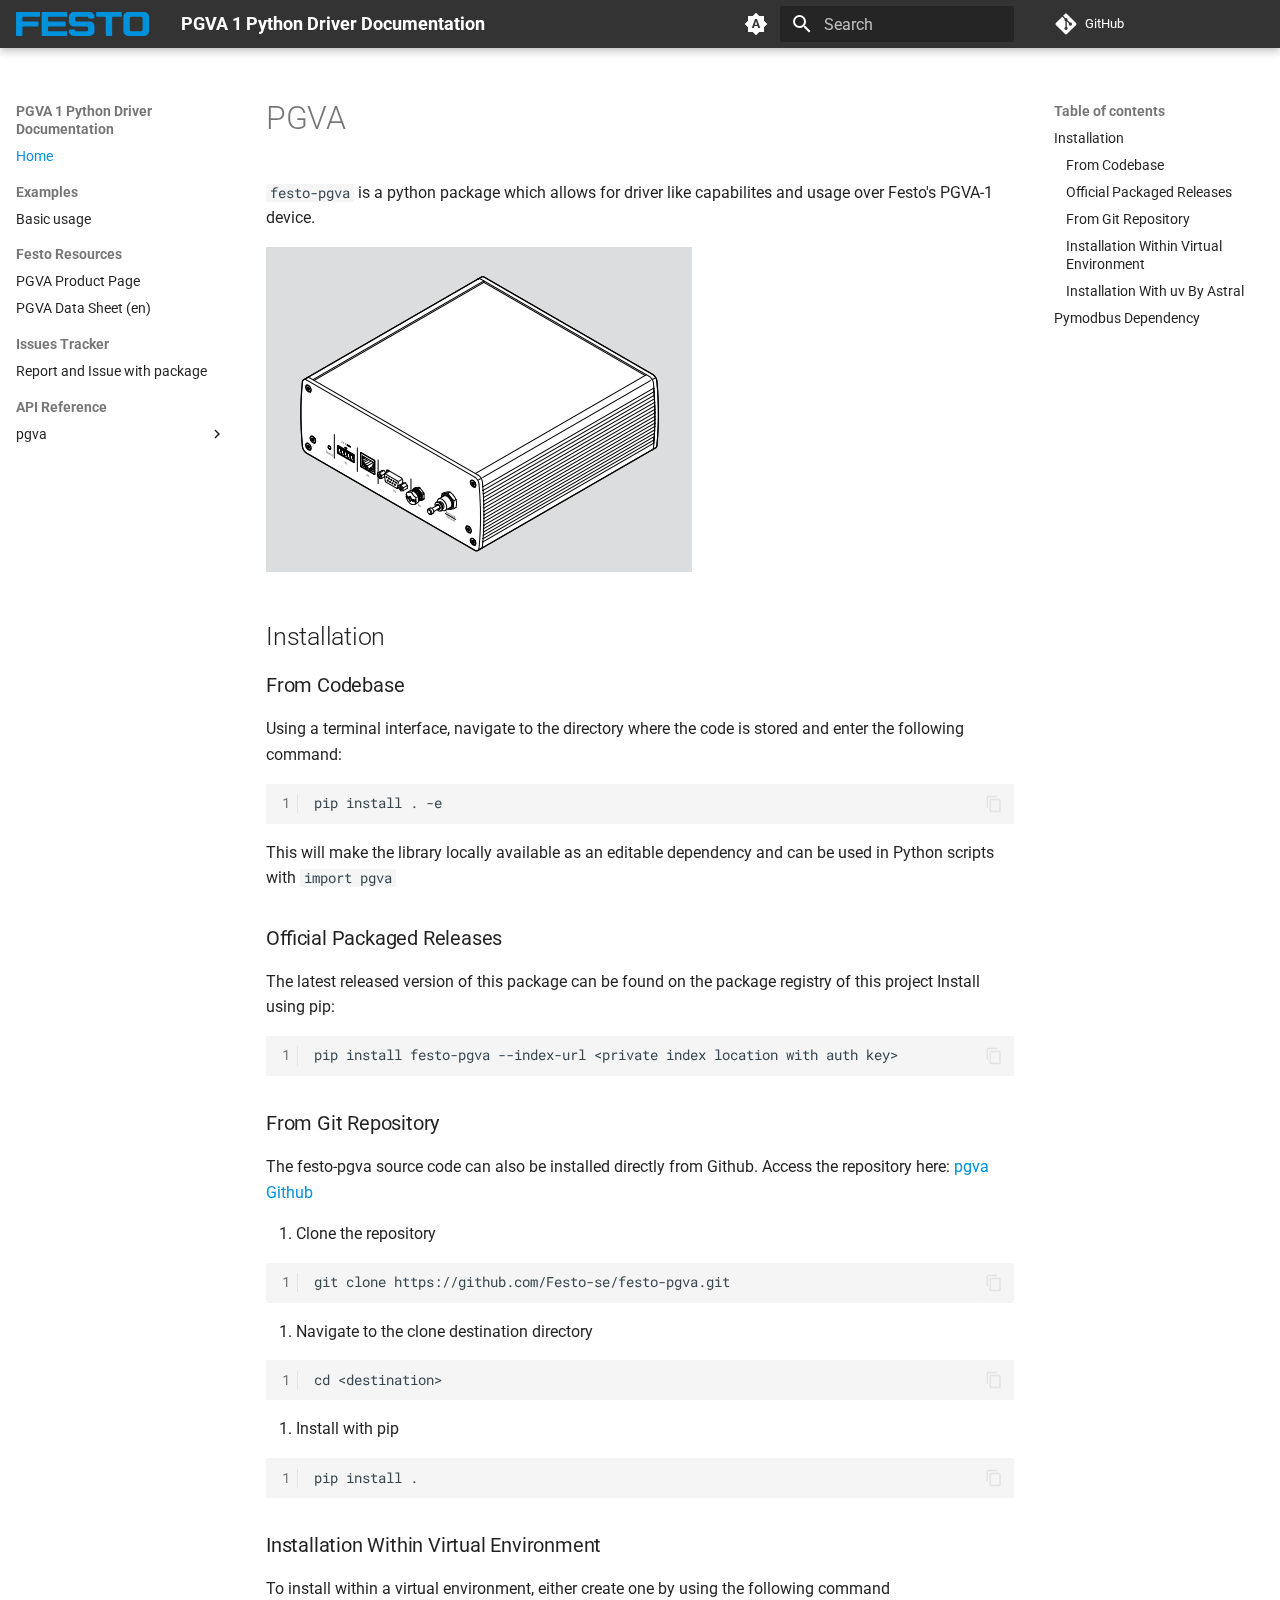
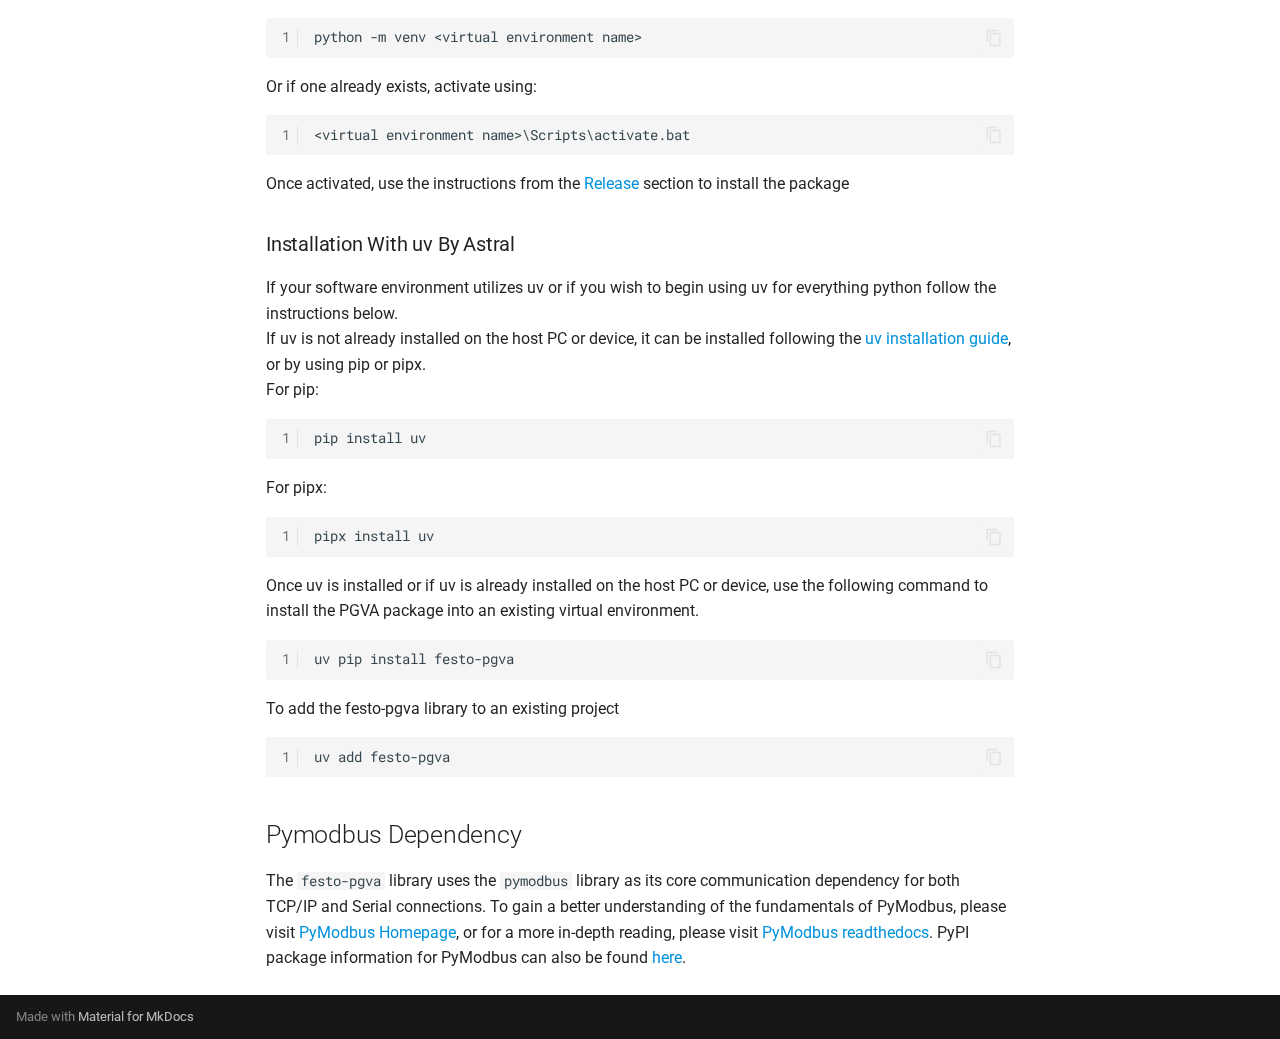
<file: index.html>
<!doctype html>
<html lang="en" class="no-js">
  <head>
    
      <meta charset="utf-8">
      <meta name="viewport" content="width=device-width,initial-scale=1">
      
      
      
        <link rel="canonical" href="https://festo-se.github.io/festo-pgva/">
      
      
      
        <link rel="next" href="examples/examples/">
      
      
        
      
      
      <link rel="icon" href="img/method.png">
      <meta name="generator" content="mkdocs-1.6.1, mkdocs-material-9.7.6">
    
    
      
        <title>PGVA 1 Python Driver Documentation</title>
      
    
    
      <link rel="stylesheet" href="assets/stylesheets/main.484c7ddc.min.css">
      
        
        <link rel="stylesheet" href="assets/stylesheets/palette.ab4e12ef.min.css">
      
      


    
    
      
    
    
      
        
        
        <link rel="preconnect" href="https://fonts.gstatic.com" crossorigin>
        <link rel="stylesheet" href="https://fonts.googleapis.com/css?family=Roboto:300,300i,400,400i,700,700i%7CRoboto+Mono:400,400i,700,700i&display=fallback">
        <style>:root{--md-text-font:"Roboto";--md-code-font:"Roboto Mono"}</style>
      
    
    
      <link rel="stylesheet" href="assets/_mkdocstrings.css">
    
      <link rel="stylesheet" href="css/extra.css">
    
      <link rel="stylesheet" href="https://www.festo.com/fonts/fonts.css">
    
    <script>__md_scope=new URL(".",location),__md_hash=e=>[...e].reduce(((e,_)=>(e<<5)-e+_.charCodeAt(0)),0),__md_get=(e,_=localStorage,t=__md_scope)=>JSON.parse(_.getItem(t.pathname+"."+e)),__md_set=(e,_,t=localStorage,a=__md_scope)=>{try{t.setItem(a.pathname+"."+e,JSON.stringify(_))}catch(e){}}</script>
    
      

    
    
  </head>
  
  
    
    
      
    
    
    
    
    <body dir="ltr" data-md-color-scheme="default" data-md-color-primary="indigo" data-md-color-accent="indigo">
  
    
    <input class="md-toggle" data-md-toggle="drawer" type="checkbox" id="__drawer" autocomplete="off">
    <input class="md-toggle" data-md-toggle="search" type="checkbox" id="__search" autocomplete="off">
    <label class="md-overlay" for="__drawer"></label>
    <div data-md-component="skip">
      
        
        <a href="#pgva" class="md-skip">
          Skip to content
        </a>
      
    </div>
    <div data-md-component="announce">
      
    </div>
    
    
      

  

<header class="md-header md-header--shadow" data-md-component="header">
  <nav class="md-header__inner md-grid" aria-label="Header">
    <a href="." title="PGVA 1 Python Driver Documentation" class="md-header__button md-logo" aria-label="PGVA 1 Python Driver Documentation" data-md-component="logo">
      
  <img src="img/Festo_Logo_Caerul_Web.svg" alt="logo">

    </a>
    <label class="md-header__button md-icon" for="__drawer">
      
      <svg xmlns="http://www.w3.org/2000/svg" viewBox="0 0 24 24"><path d="M3 6h18v2H3zm0 5h18v2H3zm0 5h18v2H3z"/></svg>
    </label>
    <div class="md-header__title" data-md-component="header-title">
      <div class="md-header__ellipsis">
        <div class="md-header__topic">
          <span class="md-ellipsis">
            PGVA 1 Python Driver Documentation
          </span>
        </div>
        <div class="md-header__topic" data-md-component="header-topic">
          <span class="md-ellipsis">
            
              Home
            
          </span>
        </div>
      </div>
    </div>
    
      
        <form class="md-header__option" data-md-component="palette">
  
    
    
    
    <input class="md-option" data-md-color-media="(prefers-color-scheme)" data-md-color-scheme="default" data-md-color-primary="indigo" data-md-color-accent="indigo"  aria-label="System preference"  type="radio" name="__palette" id="__palette_0">
    
      <label class="md-header__button md-icon" title="System preference" for="__palette_1" hidden>
        <svg xmlns="http://www.w3.org/2000/svg" viewBox="0 0 24 24"><path d="m14.3 16-.7-2h-3.2l-.7 2H7.8L11 7h2l3.2 9zM20 8.69V4h-4.69L12 .69 8.69 4H4v4.69L.69 12 4 15.31V20h4.69L12 23.31 15.31 20H20v-4.69L23.31 12zm-9.15 3.96h2.3L12 9z"/></svg>
      </label>
    
  
    
    
    
    <input class="md-option" data-md-color-media="(prefers-color-scheme: light)" data-md-color-scheme="default" data-md-color-primary="indigo" data-md-color-accent="indigo"  aria-label="Light mode"  type="radio" name="__palette" id="__palette_1">
    
      <label class="md-header__button md-icon" title="Light mode" for="__palette_2" hidden>
        <svg xmlns="http://www.w3.org/2000/svg" viewBox="0 0 24 24"><path d="M12 8a4 4 0 0 0-4 4 4 4 0 0 0 4 4 4 4 0 0 0 4-4 4 4 0 0 0-4-4m0 10a6 6 0 0 1-6-6 6 6 0 0 1 6-6 6 6 0 0 1 6 6 6 6 0 0 1-6 6m8-9.31V4h-4.69L12 .69 8.69 4H4v4.69L.69 12 4 15.31V20h4.69L12 23.31 15.31 20H20v-4.69L23.31 12z"/></svg>
      </label>
    
  
    
    
    
    <input class="md-option" data-md-color-media="(prefers-color-scheme: dark)" data-md-color-scheme="slate" data-md-color-primary="indigo" data-md-color-accent="indigo"  aria-label="Dark mode"  type="radio" name="__palette" id="__palette_2">
    
      <label class="md-header__button md-icon" title="Dark mode" for="__palette_0" hidden>
        <svg xmlns="http://www.w3.org/2000/svg" viewBox="0 0 24 24"><path d="M12 18c-.89 0-1.74-.2-2.5-.55C11.56 16.5 13 14.42 13 12s-1.44-4.5-3.5-5.45C10.26 6.2 11.11 6 12 6a6 6 0 0 1 6 6 6 6 0 0 1-6 6m8-9.31V4h-4.69L12 .69 8.69 4H4v4.69L.69 12 4 15.31V20h4.69L12 23.31 15.31 20H20v-4.69L23.31 12z"/></svg>
      </label>
    
  
</form>
      
    
    
      <script>var palette=__md_get("__palette");if(palette&&palette.color){if("(prefers-color-scheme)"===palette.color.media){var media=matchMedia("(prefers-color-scheme: light)"),input=document.querySelector(media.matches?"[data-md-color-media='(prefers-color-scheme: light)']":"[data-md-color-media='(prefers-color-scheme: dark)']");palette.color.media=input.getAttribute("data-md-color-media"),palette.color.scheme=input.getAttribute("data-md-color-scheme"),palette.color.primary=input.getAttribute("data-md-color-primary"),palette.color.accent=input.getAttribute("data-md-color-accent")}for(var[key,value]of Object.entries(palette.color))document.body.setAttribute("data-md-color-"+key,value)}</script>
    
    
    
      
      
        <label class="md-header__button md-icon" for="__search">
          
          <svg xmlns="http://www.w3.org/2000/svg" viewBox="0 0 24 24"><path d="M9.5 3A6.5 6.5 0 0 1 16 9.5c0 1.61-.59 3.09-1.56 4.23l.27.27h.79l5 5-1.5 1.5-5-5v-.79l-.27-.27A6.52 6.52 0 0 1 9.5 16 6.5 6.5 0 0 1 3 9.5 6.5 6.5 0 0 1 9.5 3m0 2C7 5 5 7 5 9.5S7 14 9.5 14 14 12 14 9.5 12 5 9.5 5"/></svg>
        </label>
        <div class="md-search" data-md-component="search" role="dialog">
  <label class="md-search__overlay" for="__search"></label>
  <div class="md-search__inner" role="search">
    <form class="md-search__form" name="search">
      <input type="text" class="md-search__input" name="query" aria-label="Search" placeholder="Search" autocapitalize="off" autocorrect="off" autocomplete="off" spellcheck="false" data-md-component="search-query" required>
      <label class="md-search__icon md-icon" for="__search">
        
        <svg xmlns="http://www.w3.org/2000/svg" viewBox="0 0 24 24"><path d="M9.5 3A6.5 6.5 0 0 1 16 9.5c0 1.61-.59 3.09-1.56 4.23l.27.27h.79l5 5-1.5 1.5-5-5v-.79l-.27-.27A6.52 6.52 0 0 1 9.5 16 6.5 6.5 0 0 1 3 9.5 6.5 6.5 0 0 1 9.5 3m0 2C7 5 5 7 5 9.5S7 14 9.5 14 14 12 14 9.5 12 5 9.5 5"/></svg>
        
        <svg xmlns="http://www.w3.org/2000/svg" viewBox="0 0 24 24"><path d="M20 11v2H8l5.5 5.5-1.42 1.42L4.16 12l7.92-7.92L13.5 5.5 8 11z"/></svg>
      </label>
      <nav class="md-search__options" aria-label="Search">
        
        <button type="reset" class="md-search__icon md-icon" title="Clear" aria-label="Clear" tabindex="-1">
          
          <svg xmlns="http://www.w3.org/2000/svg" viewBox="0 0 24 24"><path d="M19 6.41 17.59 5 12 10.59 6.41 5 5 6.41 10.59 12 5 17.59 6.41 19 12 13.41 17.59 19 19 17.59 13.41 12z"/></svg>
        </button>
      </nav>
      
    </form>
    <div class="md-search__output">
      <div class="md-search__scrollwrap" tabindex="0" data-md-scrollfix>
        <div class="md-search-result" data-md-component="search-result">
          <div class="md-search-result__meta">
            Initializing search
          </div>
          <ol class="md-search-result__list" role="presentation"></ol>
        </div>
      </div>
    </div>
  </div>
</div>
      
    
    
      <div class="md-header__source">
        <a href="https://github.com/Festo-se/festo-pgva" title="Go to repository" class="md-source" data-md-component="source">
  <div class="md-source__icon md-icon">
    
    <svg xmlns="http://www.w3.org/2000/svg" viewBox="0 0 448 512"><!--! Font Awesome Free 7.1.0 by @fontawesome - https://fontawesome.com License - https://fontawesome.com/license/free (Icons: CC BY 4.0, Fonts: SIL OFL 1.1, Code: MIT License) Copyright 2025 Fonticons, Inc.--><path d="M439.6 236.1 244 40.5c-5.4-5.5-12.8-8.5-20.4-8.5s-15 3-20.4 8.4L162.5 81l51.5 51.5c27.1-9.1 52.7 16.8 43.4 43.7l49.7 49.7c34.2-11.8 61.2 31 35.5 56.7-26.5 26.5-70.2-2.9-56-37.3L240.3 199v121.9c25.3 12.5 22.3 41.8 9.1 55-6.4 6.4-15.2 10.1-24.3 10.1s-17.8-3.6-24.3-10.1c-17.6-17.6-11.1-46.9 11.2-56v-123c-20.8-8.5-24.6-30.7-18.6-45L142.6 101 8.5 235.1C3 240.6 0 247.9 0 255.5s3 15 8.5 20.4l195.6 195.7c5.4 5.4 12.7 8.4 20.4 8.4s15-3 20.4-8.4l194.7-194.7c5.4-5.4 8.4-12.8 8.4-20.4s-3-15-8.4-20.4"/></svg>
  </div>
  <div class="md-source__repository">
    GitHub
  </div>
</a>
      </div>
    
  </nav>
  
</header>
    
    <div class="md-container" data-md-component="container">
      
      
        
          
        
      
      <main class="md-main" data-md-component="main">
        <div class="md-main__inner md-grid">
          
            
              
              <div class="md-sidebar md-sidebar--primary" data-md-component="sidebar" data-md-type="navigation" >
                <div class="md-sidebar__scrollwrap">
                  <div class="md-sidebar__inner">
                    



<nav class="md-nav md-nav--primary" aria-label="Navigation" data-md-level="0">
  <label class="md-nav__title" for="__drawer">
    <a href="." title="PGVA 1 Python Driver Documentation" class="md-nav__button md-logo" aria-label="PGVA 1 Python Driver Documentation" data-md-component="logo">
      
  <img src="img/Festo_Logo_Caerul_Web.svg" alt="logo">

    </a>
    PGVA 1 Python Driver Documentation
  </label>
  
    <div class="md-nav__source">
      <a href="https://github.com/Festo-se/festo-pgva" title="Go to repository" class="md-source" data-md-component="source">
  <div class="md-source__icon md-icon">
    
    <svg xmlns="http://www.w3.org/2000/svg" viewBox="0 0 448 512"><!--! Font Awesome Free 7.1.0 by @fontawesome - https://fontawesome.com License - https://fontawesome.com/license/free (Icons: CC BY 4.0, Fonts: SIL OFL 1.1, Code: MIT License) Copyright 2025 Fonticons, Inc.--><path d="M439.6 236.1 244 40.5c-5.4-5.5-12.8-8.5-20.4-8.5s-15 3-20.4 8.4L162.5 81l51.5 51.5c27.1-9.1 52.7 16.8 43.4 43.7l49.7 49.7c34.2-11.8 61.2 31 35.5 56.7-26.5 26.5-70.2-2.9-56-37.3L240.3 199v121.9c25.3 12.5 22.3 41.8 9.1 55-6.4 6.4-15.2 10.1-24.3 10.1s-17.8-3.6-24.3-10.1c-17.6-17.6-11.1-46.9 11.2-56v-123c-20.8-8.5-24.6-30.7-18.6-45L142.6 101 8.5 235.1C3 240.6 0 247.9 0 255.5s3 15 8.5 20.4l195.6 195.7c5.4 5.4 12.7 8.4 20.4 8.4s15-3 20.4-8.4l194.7-194.7c5.4-5.4 8.4-12.8 8.4-20.4s-3-15-8.4-20.4"/></svg>
  </div>
  <div class="md-source__repository">
    GitHub
  </div>
</a>
    </div>
  
  <ul class="md-nav__list" data-md-scrollfix>
    
      
      
  
  
    
  
  
  
    <li class="md-nav__item md-nav__item--active">
      
      <input class="md-nav__toggle md-toggle" type="checkbox" id="__toc">
      
      
        
      
      
        <label class="md-nav__link md-nav__link--active" for="__toc">
          
  
  
  <span class="md-ellipsis">
    
  
    Home
  

    
  </span>
  
  

          <span class="md-nav__icon md-icon"></span>
        </label>
      
      <a href="." class="md-nav__link md-nav__link--active">
        
  
  
  <span class="md-ellipsis">
    
  
    Home
  

    
  </span>
  
  

      </a>
      
        

<nav class="md-nav md-nav--secondary" aria-label="Table of contents">
  
  
  
    
  
  
    <label class="md-nav__title" for="__toc">
      <span class="md-nav__icon md-icon"></span>
      Table of contents
    </label>
    <ul class="md-nav__list" data-md-component="toc" data-md-scrollfix>
      
        <li class="md-nav__item">
  <a href="#installation" class="md-nav__link">
    <span class="md-ellipsis">
      
        Installation
      
    </span>
  </a>
  
    <nav class="md-nav" aria-label="Installation">
      <ul class="md-nav__list">
        
          <li class="md-nav__item">
  <a href="#from-codebase" class="md-nav__link">
    <span class="md-ellipsis">
      
        From Codebase
      
    </span>
  </a>
  
</li>
        
          <li class="md-nav__item">
  <a href="#official-packaged-releases" class="md-nav__link">
    <span class="md-ellipsis">
      
        Official Packaged Releases
      
    </span>
  </a>
  
</li>
        
          <li class="md-nav__item">
  <a href="#from-git-repository" class="md-nav__link">
    <span class="md-ellipsis">
      
        From Git Repository
      
    </span>
  </a>
  
</li>
        
          <li class="md-nav__item">
  <a href="#installation-within-virtual-environment" class="md-nav__link">
    <span class="md-ellipsis">
      
        Installation Within Virtual Environment
      
    </span>
  </a>
  
</li>
        
          <li class="md-nav__item">
  <a href="#installation-with-uv-by-astral" class="md-nav__link">
    <span class="md-ellipsis">
      
        Installation With uv By Astral
      
    </span>
  </a>
  
</li>
        
      </ul>
    </nav>
  
</li>
      
        <li class="md-nav__item">
  <a href="#pymodbus-dependency" class="md-nav__link">
    <span class="md-ellipsis">
      
        Pymodbus Dependency
      
    </span>
  </a>
  
</li>
      
    </ul>
  
</nav>
      
    </li>
  

    
      
      
  
  
  
  
    
    
    
    
      
        
        
      
    
    
    <li class="md-nav__item md-nav__item--section md-nav__item--nested">
      
        
        
        <input class="md-nav__toggle md-toggle " type="checkbox" id="__nav_2" >
        
          
          <label class="md-nav__link" for="__nav_2" id="__nav_2_label" tabindex="">
            
  
  
  <span class="md-ellipsis">
    
  
    Examples
  

    
  </span>
  
  

            <span class="md-nav__icon md-icon"></span>
          </label>
        
        <nav class="md-nav" data-md-level="1" aria-labelledby="__nav_2_label" aria-expanded="false">
          <label class="md-nav__title" for="__nav_2">
            <span class="md-nav__icon md-icon"></span>
            
  
    Examples
  

          </label>
          <ul class="md-nav__list" data-md-scrollfix>
            
              
                
  
  
  
  
    <li class="md-nav__item">
      <a href="examples/examples/" class="md-nav__link">
        
  
  
  <span class="md-ellipsis">
    
  
    Basic usage
  

    
  </span>
  
  

      </a>
    </li>
  

              
            
          </ul>
        </nav>
      
    </li>
  

    
      
      
  
  
  
  
    
    
    
    
      
        
        
      
    
    
    <li class="md-nav__item md-nav__item--section md-nav__item--nested">
      
        
        
        <input class="md-nav__toggle md-toggle " type="checkbox" id="__nav_3" >
        
          
          <label class="md-nav__link" for="__nav_3" id="__nav_3_label" tabindex="">
            
  
  
  <span class="md-ellipsis">
    
  
    Festo Resources
  

    
  </span>
  
  

            <span class="md-nav__icon md-icon"></span>
          </label>
        
        <nav class="md-nav" data-md-level="1" aria-labelledby="__nav_3_label" aria-expanded="false">
          <label class="md-nav__title" for="__nav_3">
            <span class="md-nav__icon md-icon"></span>
            
  
    Festo Resources
  

          </label>
          <ul class="md-nav__list" data-md-scrollfix>
            
              
                
  
  
  
  
    <li class="md-nav__item">
      <a href="https://www.festo.com/us/en/p/pressure-vacuum-generator-id_PGVA/" class="md-nav__link">
        
  
  
  <span class="md-ellipsis">
    
  
    PGVA Product Page
  

    
  </span>
  
  

      </a>
    </li>
  

              
            
              
                
  
  
  
  
    <li class="md-nav__item">
      <a href="https://www.festo.com/assets/attachment/en/661576" class="md-nav__link">
        
  
  
  <span class="md-ellipsis">
    
  
    PGVA Data Sheet (en)
  

    
  </span>
  
  

      </a>
    </li>
  

              
            
          </ul>
        </nav>
      
    </li>
  

    
      
      
  
  
  
  
    
    
    
    
      
        
        
      
    
    
    <li class="md-nav__item md-nav__item--section md-nav__item--nested">
      
        
        
        <input class="md-nav__toggle md-toggle " type="checkbox" id="__nav_4" >
        
          
          <label class="md-nav__link" for="__nav_4" id="__nav_4_label" tabindex="">
            
  
  
  <span class="md-ellipsis">
    
  
    Issues Tracker
  

    
  </span>
  
  

            <span class="md-nav__icon md-icon"></span>
          </label>
        
        <nav class="md-nav" data-md-level="1" aria-labelledby="__nav_4_label" aria-expanded="false">
          <label class="md-nav__title" for="__nav_4">
            <span class="md-nav__icon md-icon"></span>
            
  
    Issues Tracker
  

          </label>
          <ul class="md-nav__list" data-md-scrollfix>
            
              
                
  
  
  
  
    <li class="md-nav__item">
      <a href="https://github.com/Festo-se/festo-pgva/issues" class="md-nav__link">
        
  
  
  <span class="md-ellipsis">
    
  
    Report and Issue with package
  

    
  </span>
  
  

      </a>
    </li>
  

              
            
          </ul>
        </nav>
      
    </li>
  

    
      
      
  
  
  
  
    
    
    
    
      
        
        
      
    
    
    <li class="md-nav__item md-nav__item--section md-nav__item--nested">
      
        
        
        <input class="md-nav__toggle md-toggle " type="checkbox" id="__nav_5" >
        
          
          <label class="md-nav__link" for="__nav_5" id="__nav_5_label" tabindex="">
            
  
  
  <span class="md-ellipsis">
    
  
    API Reference
  

    
  </span>
  
  

            <span class="md-nav__icon md-icon"></span>
          </label>
        
        <nav class="md-nav" data-md-level="1" aria-labelledby="__nav_5_label" aria-expanded="false">
          <label class="md-nav__title" for="__nav_5">
            <span class="md-nav__icon md-icon"></span>
            
  
    API Reference
  

          </label>
          <ul class="md-nav__list" data-md-scrollfix>
            
              
                
  
  
  
  
    
    
    
    
      
    
    
    <li class="md-nav__item md-nav__item--nested">
      
        
        
        <input class="md-nav__toggle md-toggle " type="checkbox" id="__nav_5_1" >
        
          
          <label class="md-nav__link" for="__nav_5_1" id="__nav_5_1_label" tabindex="0">
            
  
  
  <span class="md-ellipsis">
    
  
    pgva
  

    
  </span>
  
  

            <span class="md-nav__icon md-icon"></span>
          </label>
        
        <nav class="md-nav" data-md-level="2" aria-labelledby="__nav_5_1_label" aria-expanded="false">
          <label class="md-nav__title" for="__nav_5_1">
            <span class="md-nav__icon md-icon"></span>
            
  
    pgva
  

          </label>
          <ul class="md-nav__list" data-md-scrollfix>
            
              
                
  
  
  
  
    <li class="md-nav__item">
      <a href="autoapi/pgva/_constants/" class="md-nav__link">
        
  
  
  <span class="md-ellipsis">
    
  
    _constants
  

    
  </span>
  
  

      </a>
    </li>
  

              
            
              
                
  
  
  
  
    <li class="md-nav__item">
      <a href="autoapi/pgva/pgva/" class="md-nav__link">
        
  
  
  <span class="md-ellipsis">
    
  
    pgva
  

    
  </span>
  
  

      </a>
    </li>
  

              
            
              
                
  
  
  
  
    <li class="md-nav__item">
      <a href="autoapi/pgva/pgva_communication/" class="md-nav__link">
        
  
  
  <span class="md-ellipsis">
    
  
    pgva_communication
  

    
  </span>
  
  

      </a>
    </li>
  

              
            
              
                
  
  
  
  
    <li class="md-nav__item">
      <a href="autoapi/pgva/pgva_config/" class="md-nav__link">
        
  
  
  <span class="md-ellipsis">
    
  
    pgva_config
  

    
  </span>
  
  

      </a>
    </li>
  

              
            
              
                
  
  
  
  
    <li class="md-nav__item">
      <a href="autoapi/pgva/pgva_interface/" class="md-nav__link">
        
  
  
  <span class="md-ellipsis">
    
  
    pgva_interface
  

    
  </span>
  
  

      </a>
    </li>
  

              
            
              
                
  
  
  
  
    <li class="md-nav__item">
      <a href="autoapi/pgva/registers/" class="md-nav__link">
        
  
  
  <span class="md-ellipsis">
    
  
    registers
  

    
  </span>
  
  

      </a>
    </li>
  

              
            
          </ul>
        </nav>
      
    </li>
  

              
            
          </ul>
        </nav>
      
    </li>
  

    
  </ul>
</nav>
                  </div>
                </div>
              </div>
            
            
              
              <div class="md-sidebar md-sidebar--secondary" data-md-component="sidebar" data-md-type="toc" >
                <div class="md-sidebar__scrollwrap">
                  <div class="md-sidebar__inner">
                    

<nav class="md-nav md-nav--secondary" aria-label="Table of contents">
  
  
  
    
  
  
    <label class="md-nav__title" for="__toc">
      <span class="md-nav__icon md-icon"></span>
      Table of contents
    </label>
    <ul class="md-nav__list" data-md-component="toc" data-md-scrollfix>
      
        <li class="md-nav__item">
  <a href="#installation" class="md-nav__link">
    <span class="md-ellipsis">
      
        Installation
      
    </span>
  </a>
  
    <nav class="md-nav" aria-label="Installation">
      <ul class="md-nav__list">
        
          <li class="md-nav__item">
  <a href="#from-codebase" class="md-nav__link">
    <span class="md-ellipsis">
      
        From Codebase
      
    </span>
  </a>
  
</li>
        
          <li class="md-nav__item">
  <a href="#official-packaged-releases" class="md-nav__link">
    <span class="md-ellipsis">
      
        Official Packaged Releases
      
    </span>
  </a>
  
</li>
        
          <li class="md-nav__item">
  <a href="#from-git-repository" class="md-nav__link">
    <span class="md-ellipsis">
      
        From Git Repository
      
    </span>
  </a>
  
</li>
        
          <li class="md-nav__item">
  <a href="#installation-within-virtual-environment" class="md-nav__link">
    <span class="md-ellipsis">
      
        Installation Within Virtual Environment
      
    </span>
  </a>
  
</li>
        
          <li class="md-nav__item">
  <a href="#installation-with-uv-by-astral" class="md-nav__link">
    <span class="md-ellipsis">
      
        Installation With uv By Astral
      
    </span>
  </a>
  
</li>
        
      </ul>
    </nav>
  
</li>
      
        <li class="md-nav__item">
  <a href="#pymodbus-dependency" class="md-nav__link">
    <span class="md-ellipsis">
      
        Pymodbus Dependency
      
    </span>
  </a>
  
</li>
      
    </ul>
  
</nav>
                  </div>
                </div>
              </div>
            
          
          
            <div class="md-content" data-md-component="content">
              
              <article class="md-content__inner md-typeset">
                
                  


  
  


<h1 id="pgva">PGVA</h1>
<p><code>festo-pgva</code> is a python package which allows for driver like capabilites and usage over Festo's PGVA-1 device.  </p>
<p><img alt="" src="img/PGVA_Large_Picture.png" /></p>
<h2 id="installation">Installation</h2>
<h3 id="from-codebase">From Codebase</h3>
<p>Using a terminal interface, navigate to the directory where the code is stored and enter the following command:</p>
<div class="highlight"><table class="highlighttable"><tr><td class="linenos"><div class="linenodiv"><pre><span></span><span class="normal"><a href="#__codelineno-0-1">1</a></span></pre></div></td><td class="code"><div><pre><span></span><code><a id="__codelineno-0-1" name="__codelineno-0-1"></a>pip install . -e
</code></pre></div></td></tr></table></div>
<p>This will make the library locally available as an editable dependency and can be used in Python scripts with <code>import pgva</code></p>
<h3 id="official-packaged-releases">Official Packaged Releases</h3>
<p>The latest released version of this package can be found on the package registry of this project
Install using pip:</p>
<div class="highlight"><table class="highlighttable"><tr><td class="linenos"><div class="linenodiv"><pre><span></span><span class="normal"><a href="#__codelineno-1-1">1</a></span></pre></div></td><td class="code"><div><pre><span></span><code><a id="__codelineno-1-1" name="__codelineno-1-1"></a>pip install festo-pgva --index-url &lt;private index location with auth key&gt;
</code></pre></div></td></tr></table></div>
<h3 id="from-git-repository">From Git Repository</h3>
<p>The festo-pgva source code can also be installed directly from Github. Access the repository here: <a href="https://github.com/Festo-se/festo-pgva">pgva Github</a></p>
<ol>
<li>Clone the repository</li>
</ol>
<div class="highlight"><table class="highlighttable"><tr><td class="linenos"><div class="linenodiv"><pre><span></span><span class="normal"><a href="#__codelineno-2-1">1</a></span></pre></div></td><td class="code"><div><pre><span></span><code><a id="__codelineno-2-1" name="__codelineno-2-1"></a>git clone https://github.com/Festo-se/festo-pgva.git
</code></pre></div></td></tr></table></div>
<ol>
<li>Navigate to the clone destination directory</li>
</ol>
<div class="highlight"><table class="highlighttable"><tr><td class="linenos"><div class="linenodiv"><pre><span></span><span class="normal"><a href="#__codelineno-3-1">1</a></span></pre></div></td><td class="code"><div><pre><span></span><code><a id="__codelineno-3-1" name="__codelineno-3-1"></a>cd &lt;destination&gt;
</code></pre></div></td></tr></table></div>
<ol>
<li>Install with pip</li>
</ol>
<div class="highlight"><table class="highlighttable"><tr><td class="linenos"><div class="linenodiv"><pre><span></span><span class="normal"><a href="#__codelineno-4-1">1</a></span></pre></div></td><td class="code"><div><pre><span></span><code><a id="__codelineno-4-1" name="__codelineno-4-1"></a>pip install . 
</code></pre></div></td></tr></table></div>
<h3 id="installation-within-virtual-environment">Installation Within Virtual Environment</h3>
<p>To install within a virtual environment, either create one by using the following command</p>
<div class="highlight"><table class="highlighttable"><tr><td class="linenos"><div class="linenodiv"><pre><span></span><span class="normal"><a href="#__codelineno-5-1">1</a></span></pre></div></td><td class="code"><div><pre><span></span><code><a id="__codelineno-5-1" name="__codelineno-5-1"></a>python -m venv &lt;virtual environment name&gt; 
</code></pre></div></td></tr></table></div>
<p>Or if one already exists, activate using:</p>
<div class="highlight"><table class="highlighttable"><tr><td class="linenos"><div class="linenodiv"><pre><span></span><span class="normal"><a href="#__codelineno-6-1">1</a></span></pre></div></td><td class="code"><div><pre><span></span><code><a id="__codelineno-6-1" name="__codelineno-6-1"></a>&lt;virtual environment name&gt;\Scripts\activate.bat
</code></pre></div></td></tr></table></div>
<p>Once activated, use the instructions from the <a href="#release">Release</a> section to install the package</p>
<h3 id="installation-with-uv-by-astral">Installation With uv By Astral</h3>
<p>If your software environment utilizes uv or if you wish to begin using uv for everything python follow the instructions below.<br />
If uv is not already installed on the host PC or device, it can be installed following the <a href="https://docs.astral.sh/uv/getting-started/installation/">uv installation guide</a>, or by using pip or pipx.<br />
For pip:</p>
<div class="highlight"><table class="highlighttable"><tr><td class="linenos"><div class="linenodiv"><pre><span></span><span class="normal"><a href="#__codelineno-7-1">1</a></span></pre></div></td><td class="code"><div><pre><span></span><code><a id="__codelineno-7-1" name="__codelineno-7-1"></a>pip install uv
</code></pre></div></td></tr></table></div>
<p>For pipx:</p>
<div class="highlight"><table class="highlighttable"><tr><td class="linenos"><div class="linenodiv"><pre><span></span><span class="normal"><a href="#__codelineno-8-1">1</a></span></pre></div></td><td class="code"><div><pre><span></span><code><a id="__codelineno-8-1" name="__codelineno-8-1"></a>pipx install uv
</code></pre></div></td></tr></table></div>
<p>Once uv is installed or if uv is already installed on the host PC or device, use the following command to install the PGVA package into an existing virtual environment.</p>
<div class="highlight"><table class="highlighttable"><tr><td class="linenos"><div class="linenodiv"><pre><span></span><span class="normal"><a href="#__codelineno-9-1">1</a></span></pre></div></td><td class="code"><div><pre><span></span><code><a id="__codelineno-9-1" name="__codelineno-9-1"></a>uv pip install festo-pgva
</code></pre></div></td></tr></table></div>
<p>To add the festo-pgva library to an existing project</p>
<div class="highlight"><table class="highlighttable"><tr><td class="linenos"><div class="linenodiv"><pre><span></span><span class="normal"><a href="#__codelineno-10-1">1</a></span></pre></div></td><td class="code"><div><pre><span></span><code><a id="__codelineno-10-1" name="__codelineno-10-1"></a>uv add festo-pgva
</code></pre></div></td></tr></table></div>
<h2 id="pymodbus-dependency">Pymodbus Dependency</h2>
<p>The <code>festo-pgva</code> library uses the <code>pymodbus</code> library as its core communication dependency for both TCP/IP and Serial connections. To gain a better understanding of the fundamentals of PyModbus, please visit <a href="https://www.pymodbus.org/">PyModbus Homepage</a>, or for a more in-depth reading, please visit <a href="https://pymodbus.readthedocs.io/en/latest/">PyModbus readthedocs</a>. PyPI package information for PyModbus can also be found <a href="https://pypi.org/project/pymodbus/">here</a>.</p>












                
              </article>
            </div>
          
          
<script>var target=document.getElementById(location.hash.slice(1));target&&target.name&&(target.checked=target.name.startsWith("__tabbed_"))</script>
        </div>
        
      </main>
      
        <footer class="md-footer">
  
  <div class="md-footer-meta md-typeset">
    <div class="md-footer-meta__inner md-grid">
      <div class="md-copyright">
  
  
    Made with
    <a href="https://squidfunk.github.io/mkdocs-material/" target="_blank" rel="noopener">
      Material for MkDocs
    </a>
  
</div>
      
    </div>
  </div>
</footer>
      
    </div>
    <div class="md-dialog" data-md-component="dialog">
      <div class="md-dialog__inner md-typeset"></div>
    </div>
    
    
    
      
      
      <script id="__config" type="application/json">{"annotate": null, "base": ".", "features": "navigation.sections content.code.copy content.tooltips", "search": "assets/javascripts/workers/search.2c215733.min.js", "tags": null, "translations": {"clipboard.copied": "Copied to clipboard", "clipboard.copy": "Copy to clipboard", "search.result.more.one": "1 more on this page", "search.result.more.other": "# more on this page", "search.result.none": "No matching documents", "search.result.one": "1 matching document", "search.result.other": "# matching documents", "search.result.placeholder": "Type to start searching", "search.result.term.missing": "Missing", "select.version": "Select version"}, "version": null}</script>
    
    
      <script src="assets/javascripts/bundle.79ae519e.min.js"></script>
      
    
  </body>
</html>
</file>
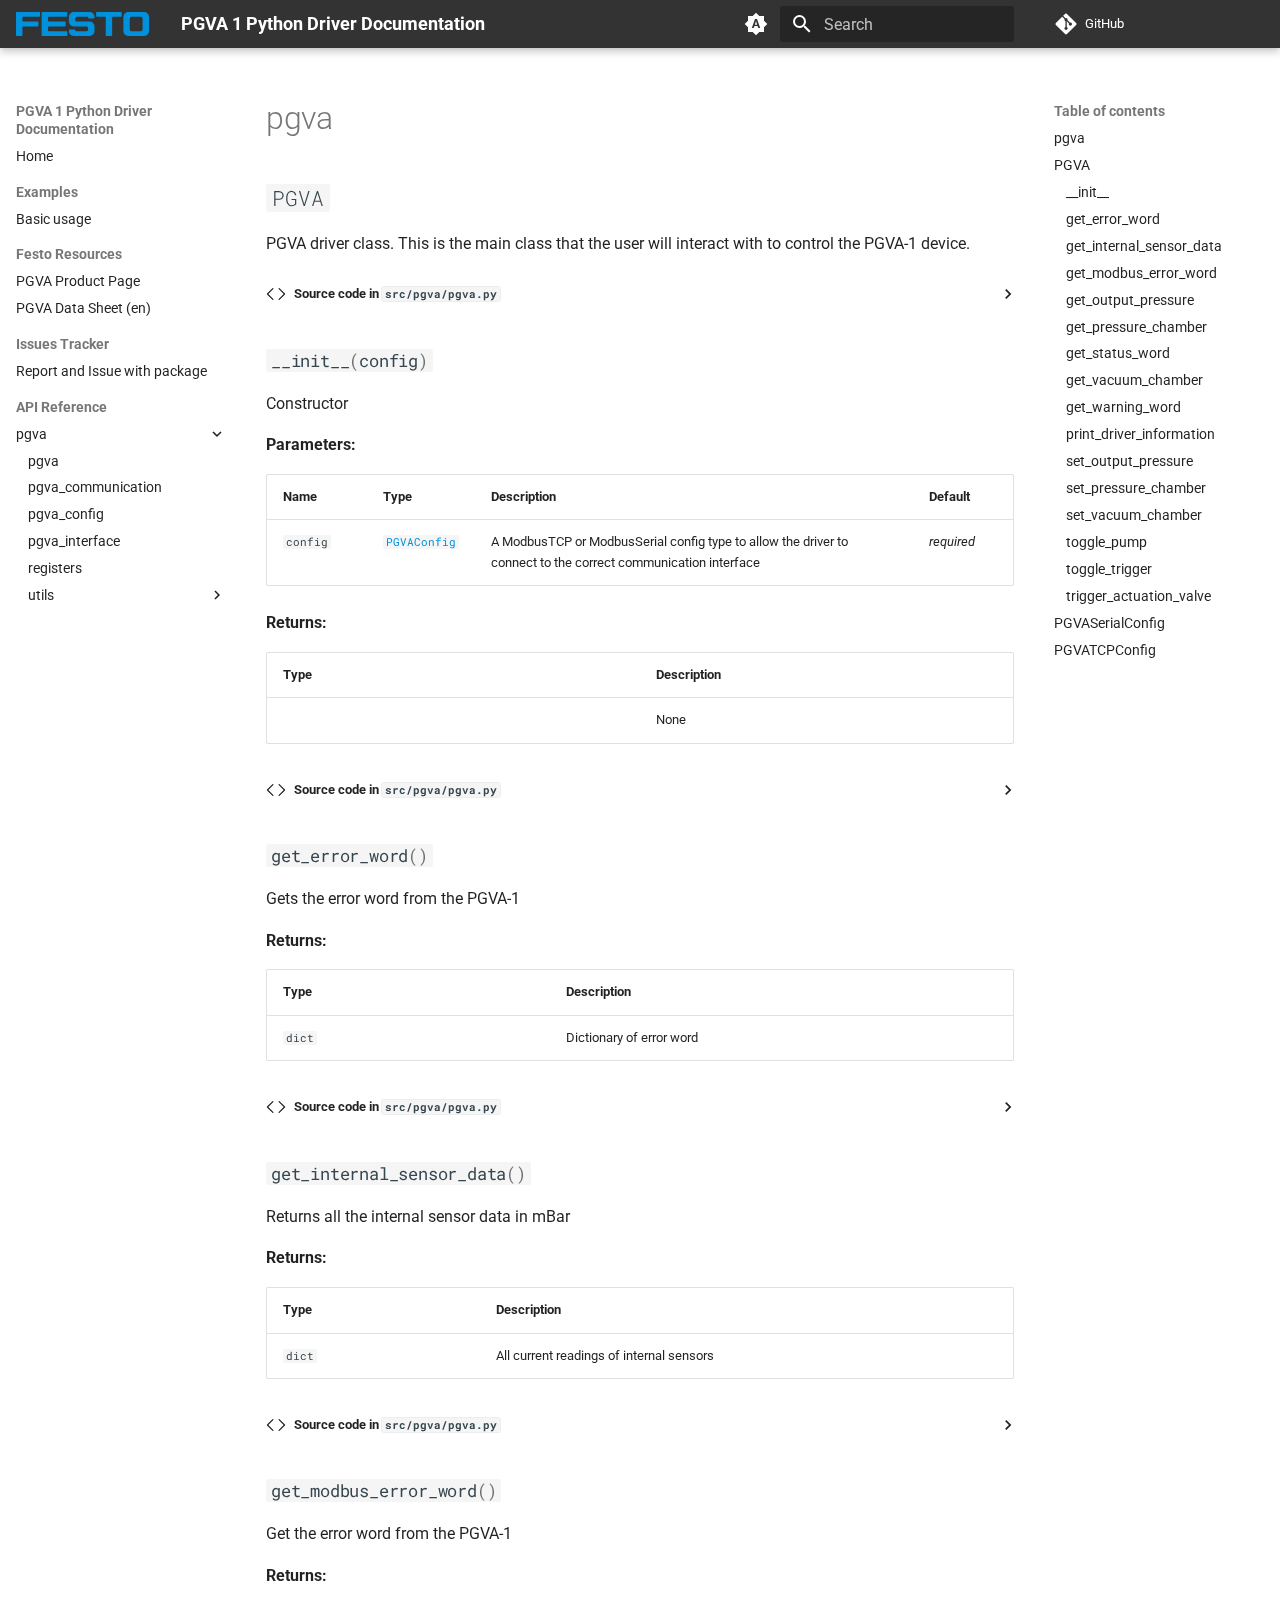
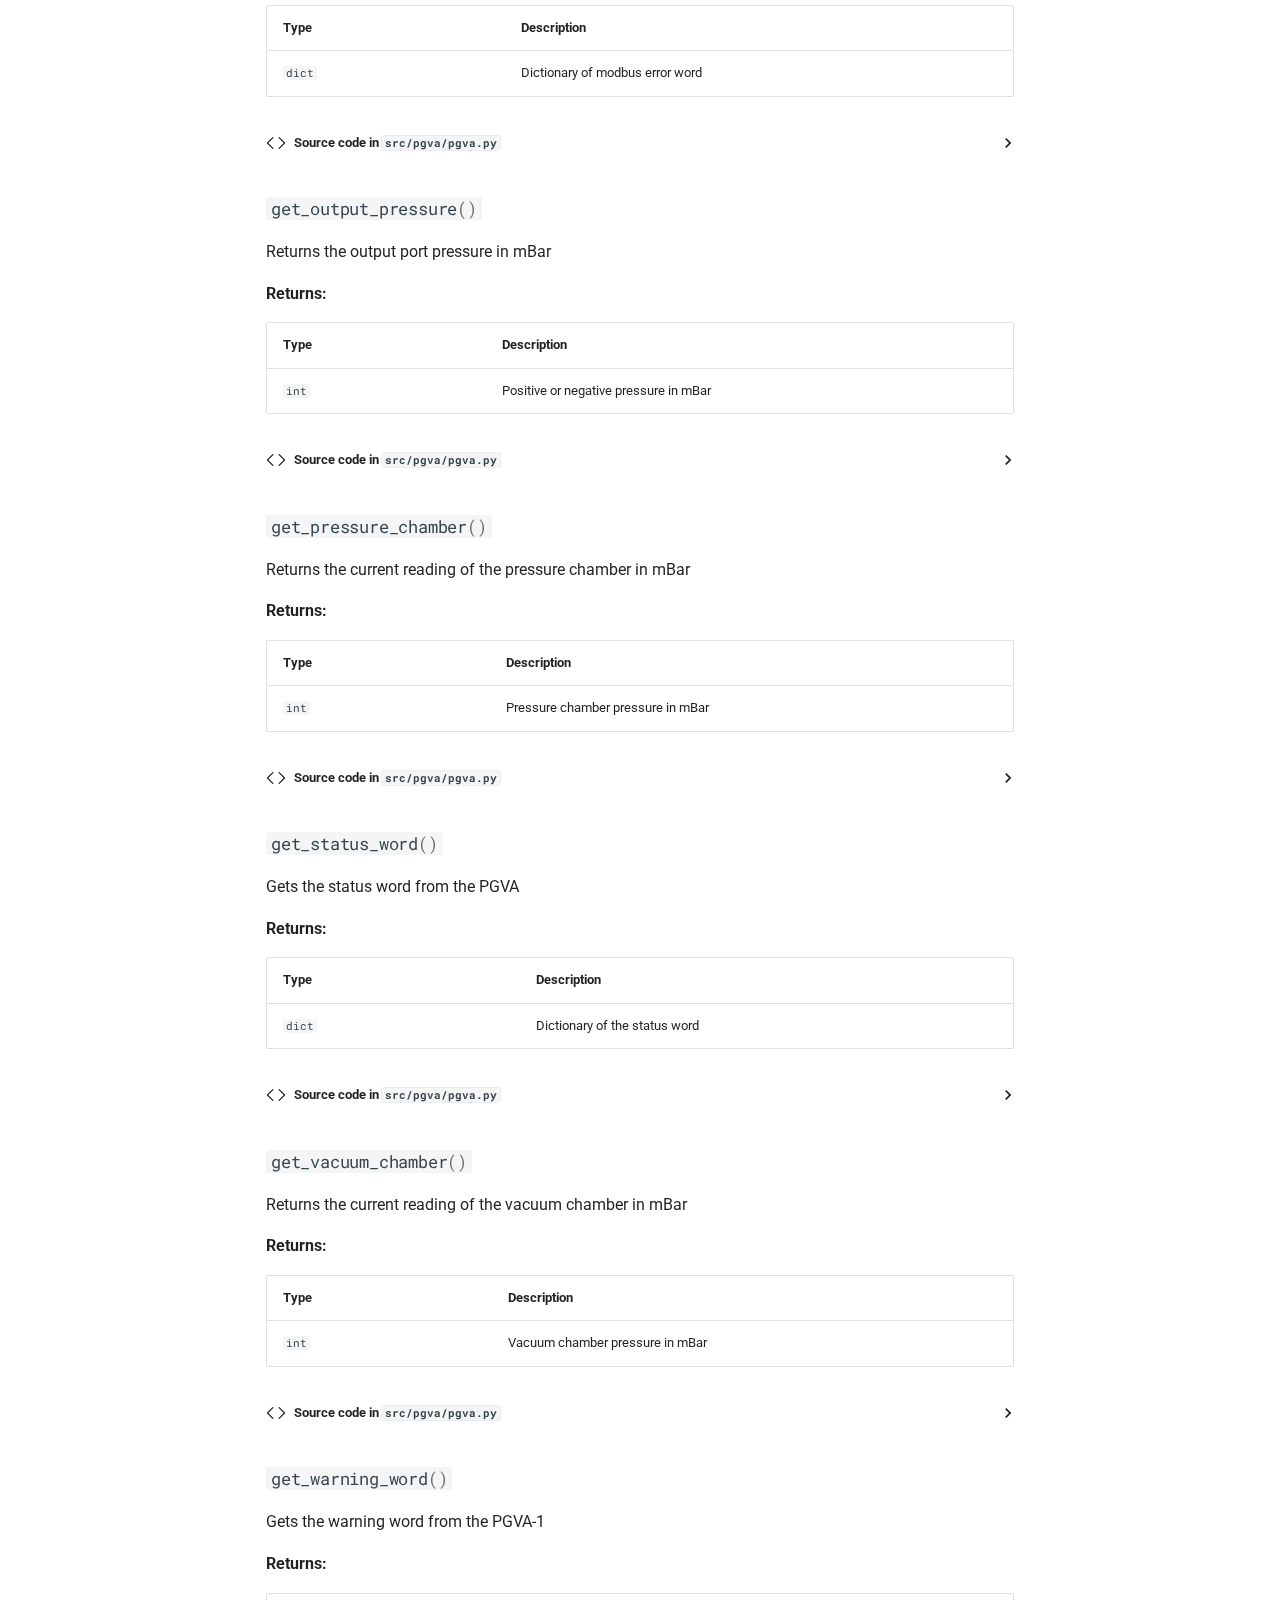
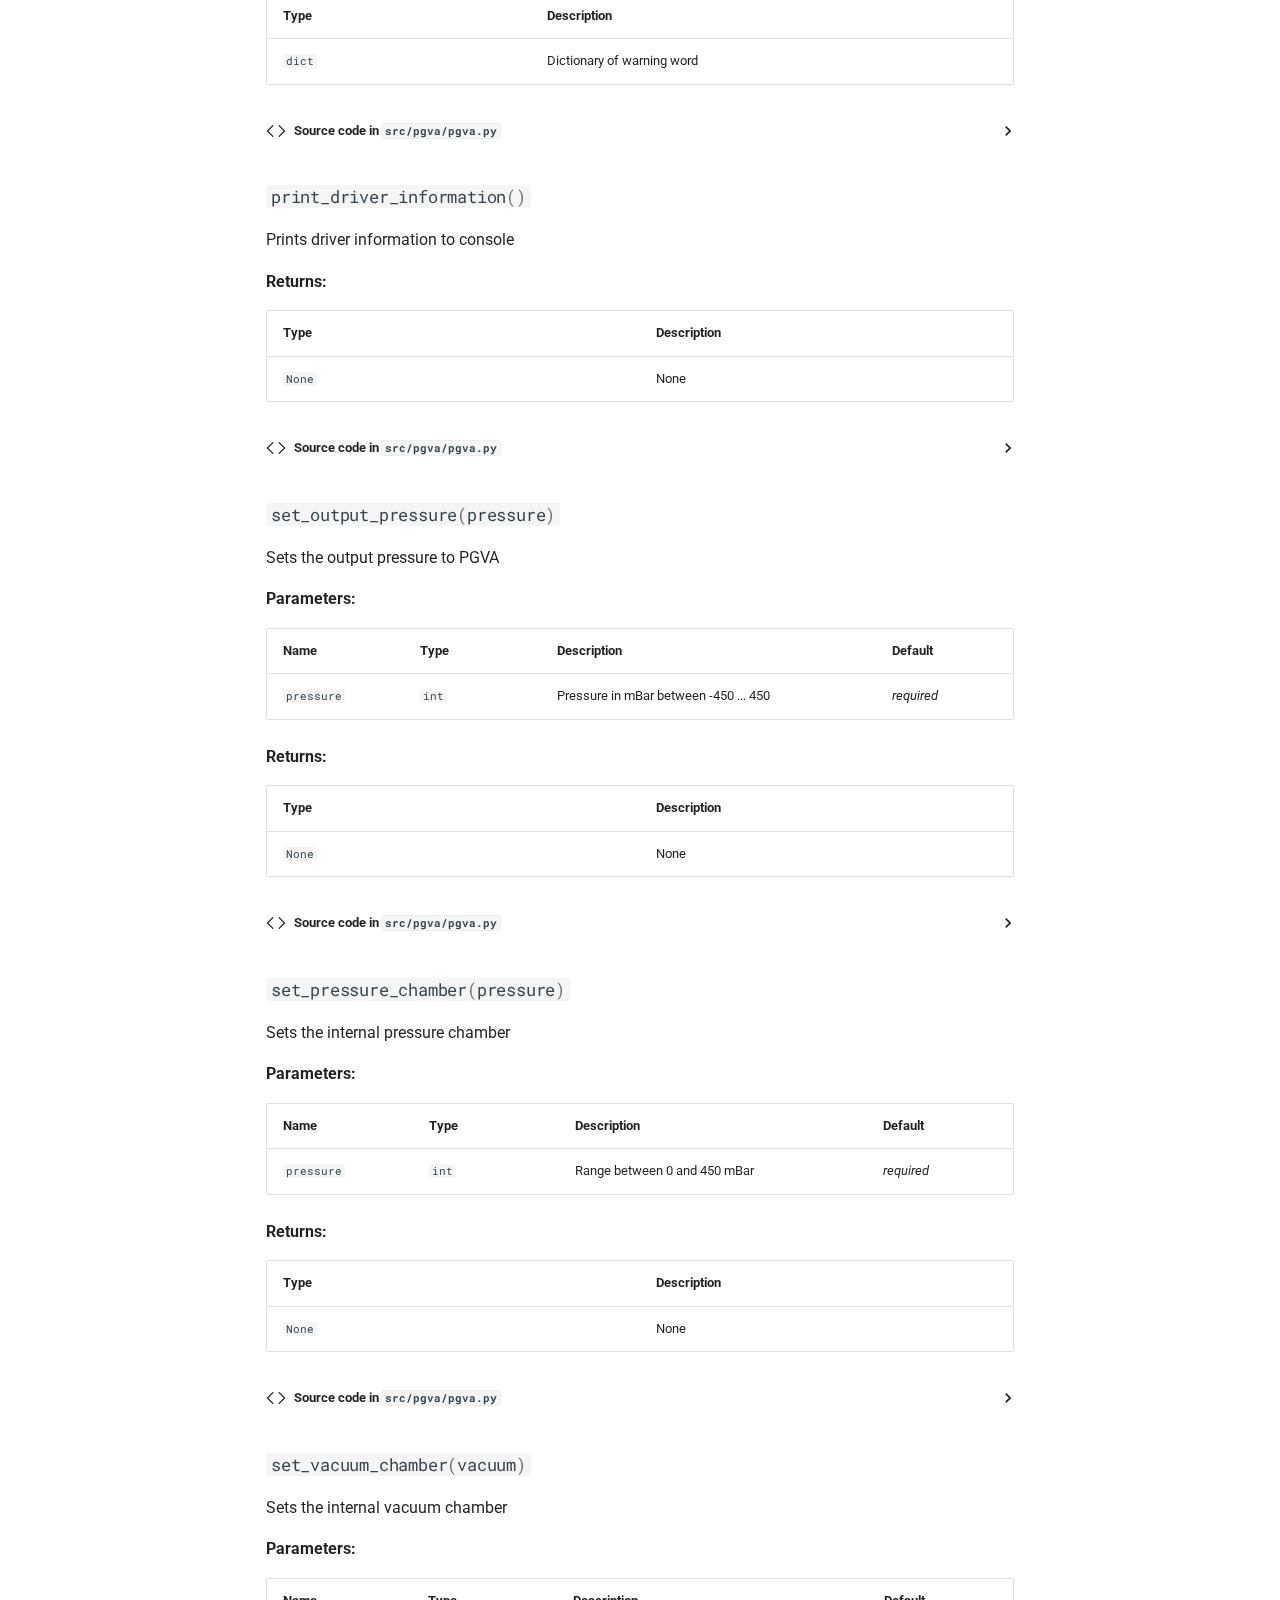
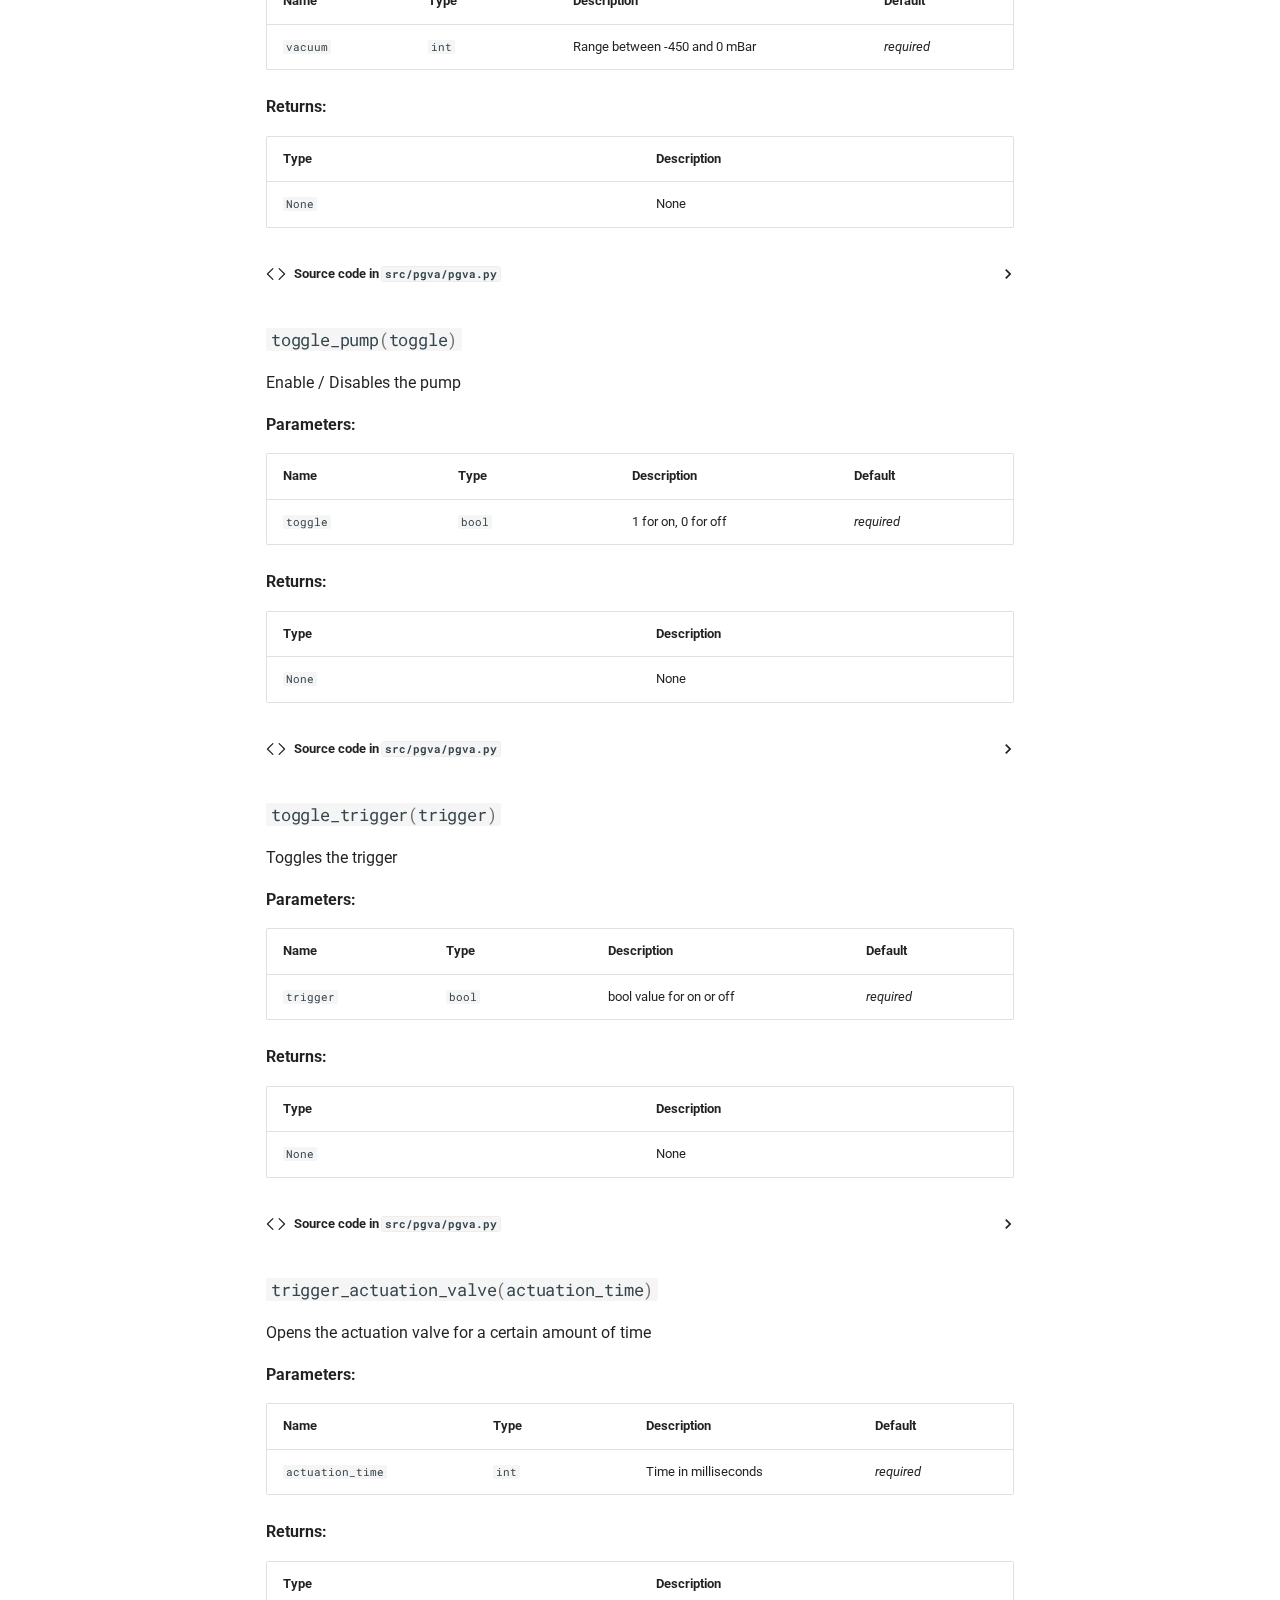
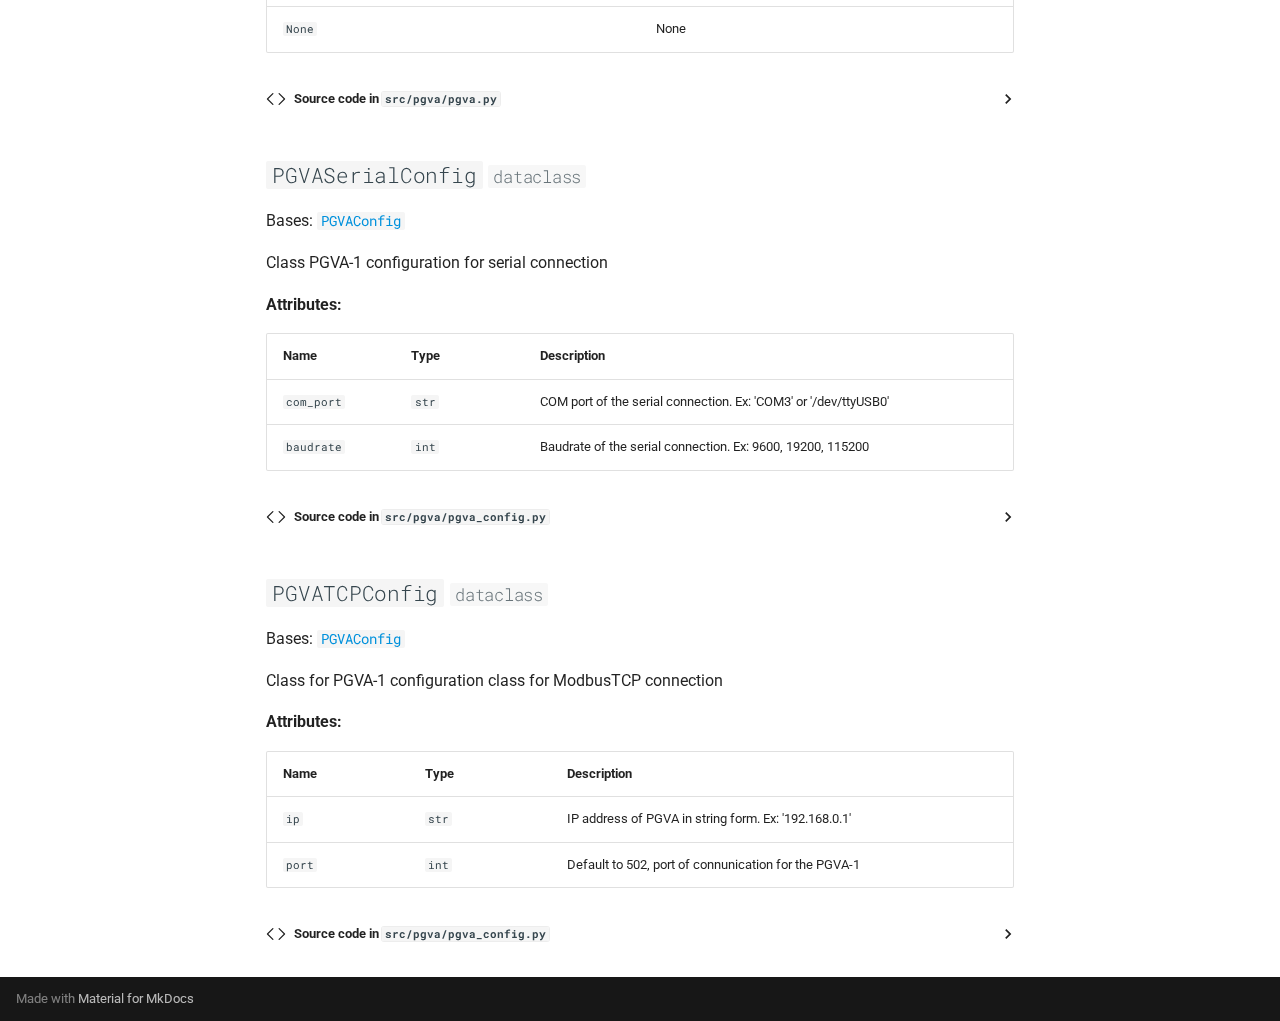
<file: autoapi/pgva/index.html>
<!doctype html>
<html lang="en" class="no-js">
  <head>
    
      <meta charset="utf-8">
      <meta name="viewport" content="width=device-width,initial-scale=1">
      
      
      
        <link rel="canonical" href="https://festo-se.github.io/festo-pgva/autoapi/pgva/">
      
      
        <link rel="prev" href="../../examples/examples/">
      
      
        <link rel="next" href="pgva/">
      
      
        
      
      
      <link rel="icon" href="../../img/method.png">
      <meta name="generator" content="mkdocs-1.6.1, mkdocs-material-9.7.1">
    
    
      
        <title>pgva - PGVA 1 Python Driver Documentation</title>
      
    
    
      <link rel="stylesheet" href="../../assets/stylesheets/main.484c7ddc.min.css">
      
        
        <link rel="stylesheet" href="../../assets/stylesheets/palette.ab4e12ef.min.css">
      
      


    
    
      
    
    
      
        
        
        <link rel="preconnect" href="https://fonts.gstatic.com" crossorigin>
        <link rel="stylesheet" href="https://fonts.googleapis.com/css?family=Roboto:300,300i,400,400i,700,700i%7CRoboto+Mono:400,400i,700,700i&display=fallback">
        <style>:root{--md-text-font:"Roboto";--md-code-font:"Roboto Mono"}</style>
      
    
    
      <link rel="stylesheet" href="../../assets/_mkdocstrings.css">
    
      <link rel="stylesheet" href="../../css/extra.css">
    
      <link rel="stylesheet" href="https://www.festo.com/fonts/fonts.css">
    
    <script>__md_scope=new URL("../..",location),__md_hash=e=>[...e].reduce(((e,_)=>(e<<5)-e+_.charCodeAt(0)),0),__md_get=(e,_=localStorage,t=__md_scope)=>JSON.parse(_.getItem(t.pathname+"."+e)),__md_set=(e,_,t=localStorage,a=__md_scope)=>{try{t.setItem(a.pathname+"."+e,JSON.stringify(_))}catch(e){}}</script>
    
      

    
    
  </head>
  
  
    
    
      
    
    
    
    
    <body dir="ltr" data-md-color-scheme="default" data-md-color-primary="indigo" data-md-color-accent="indigo">
  
    
    <input class="md-toggle" data-md-toggle="drawer" type="checkbox" id="__drawer" autocomplete="off">
    <input class="md-toggle" data-md-toggle="search" type="checkbox" id="__search" autocomplete="off">
    <label class="md-overlay" for="__drawer"></label>
    <div data-md-component="skip">
      
        
        <a href="#pgva" class="md-skip">
          Skip to content
        </a>
      
    </div>
    <div data-md-component="announce">
      
    </div>
    
    
      

  

<header class="md-header md-header--shadow" data-md-component="header">
  <nav class="md-header__inner md-grid" aria-label="Header">
    <a href="../.." title="PGVA 1 Python Driver Documentation" class="md-header__button md-logo" aria-label="PGVA 1 Python Driver Documentation" data-md-component="logo">
      
  <img src="../../img/Festo_Logo_Caerul_Web.svg" alt="logo">

    </a>
    <label class="md-header__button md-icon" for="__drawer">
      
      <svg xmlns="http://www.w3.org/2000/svg" viewBox="0 0 24 24"><path d="M3 6h18v2H3zm0 5h18v2H3zm0 5h18v2H3z"/></svg>
    </label>
    <div class="md-header__title" data-md-component="header-title">
      <div class="md-header__ellipsis">
        <div class="md-header__topic">
          <span class="md-ellipsis">
            PGVA 1 Python Driver Documentation
          </span>
        </div>
        <div class="md-header__topic" data-md-component="header-topic">
          <span class="md-ellipsis">
            
              pgva
            
          </span>
        </div>
      </div>
    </div>
    
      
        <form class="md-header__option" data-md-component="palette">
  
    
    
    
    <input class="md-option" data-md-color-media="(prefers-color-scheme)" data-md-color-scheme="default" data-md-color-primary="indigo" data-md-color-accent="indigo"  aria-label="System preference"  type="radio" name="__palette" id="__palette_0">
    
      <label class="md-header__button md-icon" title="System preference" for="__palette_1" hidden>
        <svg xmlns="http://www.w3.org/2000/svg" viewBox="0 0 24 24"><path d="m14.3 16-.7-2h-3.2l-.7 2H7.8L11 7h2l3.2 9zM20 8.69V4h-4.69L12 .69 8.69 4H4v4.69L.69 12 4 15.31V20h4.69L12 23.31 15.31 20H20v-4.69L23.31 12zm-9.15 3.96h2.3L12 9z"/></svg>
      </label>
    
  
    
    
    
    <input class="md-option" data-md-color-media="(prefers-color-scheme: light)" data-md-color-scheme="default" data-md-color-primary="indigo" data-md-color-accent="indigo"  aria-label="Light mode"  type="radio" name="__palette" id="__palette_1">
    
      <label class="md-header__button md-icon" title="Light mode" for="__palette_2" hidden>
        <svg xmlns="http://www.w3.org/2000/svg" viewBox="0 0 24 24"><path d="M12 8a4 4 0 0 0-4 4 4 4 0 0 0 4 4 4 4 0 0 0 4-4 4 4 0 0 0-4-4m0 10a6 6 0 0 1-6-6 6 6 0 0 1 6-6 6 6 0 0 1 6 6 6 6 0 0 1-6 6m8-9.31V4h-4.69L12 .69 8.69 4H4v4.69L.69 12 4 15.31V20h4.69L12 23.31 15.31 20H20v-4.69L23.31 12z"/></svg>
      </label>
    
  
    
    
    
    <input class="md-option" data-md-color-media="(prefers-color-scheme: dark)" data-md-color-scheme="slate" data-md-color-primary="indigo" data-md-color-accent="indigo"  aria-label="Dark mode"  type="radio" name="__palette" id="__palette_2">
    
      <label class="md-header__button md-icon" title="Dark mode" for="__palette_0" hidden>
        <svg xmlns="http://www.w3.org/2000/svg" viewBox="0 0 24 24"><path d="M12 18c-.89 0-1.74-.2-2.5-.55C11.56 16.5 13 14.42 13 12s-1.44-4.5-3.5-5.45C10.26 6.2 11.11 6 12 6a6 6 0 0 1 6 6 6 6 0 0 1-6 6m8-9.31V4h-4.69L12 .69 8.69 4H4v4.69L.69 12 4 15.31V20h4.69L12 23.31 15.31 20H20v-4.69L23.31 12z"/></svg>
      </label>
    
  
</form>
      
    
    
      <script>var palette=__md_get("__palette");if(palette&&palette.color){if("(prefers-color-scheme)"===palette.color.media){var media=matchMedia("(prefers-color-scheme: light)"),input=document.querySelector(media.matches?"[data-md-color-media='(prefers-color-scheme: light)']":"[data-md-color-media='(prefers-color-scheme: dark)']");palette.color.media=input.getAttribute("data-md-color-media"),palette.color.scheme=input.getAttribute("data-md-color-scheme"),palette.color.primary=input.getAttribute("data-md-color-primary"),palette.color.accent=input.getAttribute("data-md-color-accent")}for(var[key,value]of Object.entries(palette.color))document.body.setAttribute("data-md-color-"+key,value)}</script>
    
    
    
      
      
        <label class="md-header__button md-icon" for="__search">
          
          <svg xmlns="http://www.w3.org/2000/svg" viewBox="0 0 24 24"><path d="M9.5 3A6.5 6.5 0 0 1 16 9.5c0 1.61-.59 3.09-1.56 4.23l.27.27h.79l5 5-1.5 1.5-5-5v-.79l-.27-.27A6.52 6.52 0 0 1 9.5 16 6.5 6.5 0 0 1 3 9.5 6.5 6.5 0 0 1 9.5 3m0 2C7 5 5 7 5 9.5S7 14 9.5 14 14 12 14 9.5 12 5 9.5 5"/></svg>
        </label>
        <div class="md-search" data-md-component="search" role="dialog">
  <label class="md-search__overlay" for="__search"></label>
  <div class="md-search__inner" role="search">
    <form class="md-search__form" name="search">
      <input type="text" class="md-search__input" name="query" aria-label="Search" placeholder="Search" autocapitalize="off" autocorrect="off" autocomplete="off" spellcheck="false" data-md-component="search-query" required>
      <label class="md-search__icon md-icon" for="__search">
        
        <svg xmlns="http://www.w3.org/2000/svg" viewBox="0 0 24 24"><path d="M9.5 3A6.5 6.5 0 0 1 16 9.5c0 1.61-.59 3.09-1.56 4.23l.27.27h.79l5 5-1.5 1.5-5-5v-.79l-.27-.27A6.52 6.52 0 0 1 9.5 16 6.5 6.5 0 0 1 3 9.5 6.5 6.5 0 0 1 9.5 3m0 2C7 5 5 7 5 9.5S7 14 9.5 14 14 12 14 9.5 12 5 9.5 5"/></svg>
        
        <svg xmlns="http://www.w3.org/2000/svg" viewBox="0 0 24 24"><path d="M20 11v2H8l5.5 5.5-1.42 1.42L4.16 12l7.92-7.92L13.5 5.5 8 11z"/></svg>
      </label>
      <nav class="md-search__options" aria-label="Search">
        
        <button type="reset" class="md-search__icon md-icon" title="Clear" aria-label="Clear" tabindex="-1">
          
          <svg xmlns="http://www.w3.org/2000/svg" viewBox="0 0 24 24"><path d="M19 6.41 17.59 5 12 10.59 6.41 5 5 6.41 10.59 12 5 17.59 6.41 19 12 13.41 17.59 19 19 17.59 13.41 12z"/></svg>
        </button>
      </nav>
      
    </form>
    <div class="md-search__output">
      <div class="md-search__scrollwrap" tabindex="0" data-md-scrollfix>
        <div class="md-search-result" data-md-component="search-result">
          <div class="md-search-result__meta">
            Initializing search
          </div>
          <ol class="md-search-result__list" role="presentation"></ol>
        </div>
      </div>
    </div>
  </div>
</div>
      
    
    
      <div class="md-header__source">
        <a href="https://github.com/Festo-se/festo-pgva" title="Go to repository" class="md-source" data-md-component="source">
  <div class="md-source__icon md-icon">
    
    <svg xmlns="http://www.w3.org/2000/svg" viewBox="0 0 448 512"><!--! Font Awesome Free 7.1.0 by @fontawesome - https://fontawesome.com License - https://fontawesome.com/license/free (Icons: CC BY 4.0, Fonts: SIL OFL 1.1, Code: MIT License) Copyright 2025 Fonticons, Inc.--><path d="M439.6 236.1 244 40.5c-5.4-5.5-12.8-8.5-20.4-8.5s-15 3-20.4 8.4L162.5 81l51.5 51.5c27.1-9.1 52.7 16.8 43.4 43.7l49.7 49.7c34.2-11.8 61.2 31 35.5 56.7-26.5 26.5-70.2-2.9-56-37.3L240.3 199v121.9c25.3 12.5 22.3 41.8 9.1 55-6.4 6.4-15.2 10.1-24.3 10.1s-17.8-3.6-24.3-10.1c-17.6-17.6-11.1-46.9 11.2-56v-123c-20.8-8.5-24.6-30.7-18.6-45L142.6 101 8.5 235.1C3 240.6 0 247.9 0 255.5s3 15 8.5 20.4l195.6 195.7c5.4 5.4 12.7 8.4 20.4 8.4s15-3 20.4-8.4l194.7-194.7c5.4-5.4 8.4-12.8 8.4-20.4s-3-15-8.4-20.4"/></svg>
  </div>
  <div class="md-source__repository">
    GitHub
  </div>
</a>
      </div>
    
  </nav>
  
</header>
    
    <div class="md-container" data-md-component="container">
      
      
        
          
        
      
      <main class="md-main" data-md-component="main">
        <div class="md-main__inner md-grid">
          
            
              
              <div class="md-sidebar md-sidebar--primary" data-md-component="sidebar" data-md-type="navigation" >
                <div class="md-sidebar__scrollwrap">
                  <div class="md-sidebar__inner">
                    



<nav class="md-nav md-nav--primary" aria-label="Navigation" data-md-level="0">
  <label class="md-nav__title" for="__drawer">
    <a href="../.." title="PGVA 1 Python Driver Documentation" class="md-nav__button md-logo" aria-label="PGVA 1 Python Driver Documentation" data-md-component="logo">
      
  <img src="../../img/Festo_Logo_Caerul_Web.svg" alt="logo">

    </a>
    PGVA 1 Python Driver Documentation
  </label>
  
    <div class="md-nav__source">
      <a href="https://github.com/Festo-se/festo-pgva" title="Go to repository" class="md-source" data-md-component="source">
  <div class="md-source__icon md-icon">
    
    <svg xmlns="http://www.w3.org/2000/svg" viewBox="0 0 448 512"><!--! Font Awesome Free 7.1.0 by @fontawesome - https://fontawesome.com License - https://fontawesome.com/license/free (Icons: CC BY 4.0, Fonts: SIL OFL 1.1, Code: MIT License) Copyright 2025 Fonticons, Inc.--><path d="M439.6 236.1 244 40.5c-5.4-5.5-12.8-8.5-20.4-8.5s-15 3-20.4 8.4L162.5 81l51.5 51.5c27.1-9.1 52.7 16.8 43.4 43.7l49.7 49.7c34.2-11.8 61.2 31 35.5 56.7-26.5 26.5-70.2-2.9-56-37.3L240.3 199v121.9c25.3 12.5 22.3 41.8 9.1 55-6.4 6.4-15.2 10.1-24.3 10.1s-17.8-3.6-24.3-10.1c-17.6-17.6-11.1-46.9 11.2-56v-123c-20.8-8.5-24.6-30.7-18.6-45L142.6 101 8.5 235.1C3 240.6 0 247.9 0 255.5s3 15 8.5 20.4l195.6 195.7c5.4 5.4 12.7 8.4 20.4 8.4s15-3 20.4-8.4l194.7-194.7c5.4-5.4 8.4-12.8 8.4-20.4s-3-15-8.4-20.4"/></svg>
  </div>
  <div class="md-source__repository">
    GitHub
  </div>
</a>
    </div>
  
  <ul class="md-nav__list" data-md-scrollfix>
    
      
      
  
  
  
  
    <li class="md-nav__item">
      <a href="../.." class="md-nav__link">
        
  
  
  <span class="md-ellipsis">
    
  
    Home
  

    
  </span>
  
  

      </a>
    </li>
  

    
      
      
  
  
  
  
    
    
    
    
      
        
        
      
    
    
    <li class="md-nav__item md-nav__item--section md-nav__item--nested">
      
        
        
        <input class="md-nav__toggle md-toggle " type="checkbox" id="__nav_2" >
        
          
          <label class="md-nav__link" for="__nav_2" id="__nav_2_label" tabindex="">
            
  
  
  <span class="md-ellipsis">
    
  
    Examples
  

    
  </span>
  
  

            <span class="md-nav__icon md-icon"></span>
          </label>
        
        <nav class="md-nav" data-md-level="1" aria-labelledby="__nav_2_label" aria-expanded="false">
          <label class="md-nav__title" for="__nav_2">
            <span class="md-nav__icon md-icon"></span>
            
  
    Examples
  

          </label>
          <ul class="md-nav__list" data-md-scrollfix>
            
              
                
  
  
  
  
    <li class="md-nav__item">
      <a href="../../examples/examples/" class="md-nav__link">
        
  
  
  <span class="md-ellipsis">
    
  
    Basic usage
  

    
  </span>
  
  

      </a>
    </li>
  

              
            
          </ul>
        </nav>
      
    </li>
  

    
      
      
  
  
  
  
    
    
    
    
      
        
        
      
    
    
    <li class="md-nav__item md-nav__item--section md-nav__item--nested">
      
        
        
        <input class="md-nav__toggle md-toggle " type="checkbox" id="__nav_3" >
        
          
          <label class="md-nav__link" for="__nav_3" id="__nav_3_label" tabindex="">
            
  
  
  <span class="md-ellipsis">
    
  
    Festo Resources
  

    
  </span>
  
  

            <span class="md-nav__icon md-icon"></span>
          </label>
        
        <nav class="md-nav" data-md-level="1" aria-labelledby="__nav_3_label" aria-expanded="false">
          <label class="md-nav__title" for="__nav_3">
            <span class="md-nav__icon md-icon"></span>
            
  
    Festo Resources
  

          </label>
          <ul class="md-nav__list" data-md-scrollfix>
            
              
                
  
  
  
  
    <li class="md-nav__item">
      <a href="https://www.festo.com/us/en/p/pressure-vacuum-generator-id_PGVA/" class="md-nav__link">
        
  
  
  <span class="md-ellipsis">
    
  
    PGVA Product Page
  

    
  </span>
  
  

      </a>
    </li>
  

              
            
              
                
  
  
  
  
    <li class="md-nav__item">
      <a href="https://www.festo.com/assets/attachment/en/661576" class="md-nav__link">
        
  
  
  <span class="md-ellipsis">
    
  
    PGVA Data Sheet (en)
  

    
  </span>
  
  

      </a>
    </li>
  

              
            
          </ul>
        </nav>
      
    </li>
  

    
      
      
  
  
  
  
    
    
    
    
      
        
        
      
    
    
    <li class="md-nav__item md-nav__item--section md-nav__item--nested">
      
        
        
        <input class="md-nav__toggle md-toggle " type="checkbox" id="__nav_4" >
        
          
          <label class="md-nav__link" for="__nav_4" id="__nav_4_label" tabindex="">
            
  
  
  <span class="md-ellipsis">
    
  
    Issues Tracker
  

    
  </span>
  
  

            <span class="md-nav__icon md-icon"></span>
          </label>
        
        <nav class="md-nav" data-md-level="1" aria-labelledby="__nav_4_label" aria-expanded="false">
          <label class="md-nav__title" for="__nav_4">
            <span class="md-nav__icon md-icon"></span>
            
  
    Issues Tracker
  

          </label>
          <ul class="md-nav__list" data-md-scrollfix>
            
              
                
  
  
  
  
    <li class="md-nav__item">
      <a href="https://github.com/Festo-se/festo-pgva/issues" class="md-nav__link">
        
  
  
  <span class="md-ellipsis">
    
  
    Report and Issue with package
  

    
  </span>
  
  

      </a>
    </li>
  

              
            
          </ul>
        </nav>
      
    </li>
  

    
      
      
  
  
    
  
  
  
    
    
    
    
      
        
        
      
    
    
    <li class="md-nav__item md-nav__item--active md-nav__item--section md-nav__item--nested">
      
        
        
        <input class="md-nav__toggle md-toggle " type="checkbox" id="__nav_5" checked>
        
          
          <label class="md-nav__link" for="__nav_5" id="__nav_5_label" tabindex="">
            
  
  
  <span class="md-ellipsis">
    
  
    API Reference
  

    
  </span>
  
  

            <span class="md-nav__icon md-icon"></span>
          </label>
        
        <nav class="md-nav" data-md-level="1" aria-labelledby="__nav_5_label" aria-expanded="true">
          <label class="md-nav__title" for="__nav_5">
            <span class="md-nav__icon md-icon"></span>
            
  
    API Reference
  

          </label>
          <ul class="md-nav__list" data-md-scrollfix>
            
              
                
  
  
    
  
  
  
    
    
    
    
      
    
    
    <li class="md-nav__item md-nav__item--active md-nav__item--nested">
      
        
        
        <input class="md-nav__toggle md-toggle " type="checkbox" id="__nav_5_1" checked>
        
          
          <label class="md-nav__link" for="__nav_5_1" id="__nav_5_1_label" tabindex="0">
            
  
  
  <span class="md-ellipsis">
    
  
    pgva
  

    
  </span>
  
  

            <span class="md-nav__icon md-icon"></span>
          </label>
        
        <nav class="md-nav" data-md-level="2" aria-labelledby="__nav_5_1_label" aria-expanded="true">
          <label class="md-nav__title" for="__nav_5_1">
            <span class="md-nav__icon md-icon"></span>
            
  
    pgva
  

          </label>
          <ul class="md-nav__list" data-md-scrollfix>
            
              
                
  
  
  
  
    <li class="md-nav__item">
      <a href="pgva/" class="md-nav__link">
        
  
  
  <span class="md-ellipsis">
    
  
    pgva
  

    
  </span>
  
  

      </a>
    </li>
  

              
            
              
                
  
  
  
  
    <li class="md-nav__item">
      <a href="pgva_communication/" class="md-nav__link">
        
  
  
  <span class="md-ellipsis">
    
  
    pgva_communication
  

    
  </span>
  
  

      </a>
    </li>
  

              
            
              
                
  
  
  
  
    <li class="md-nav__item">
      <a href="pgva_config/" class="md-nav__link">
        
  
  
  <span class="md-ellipsis">
    
  
    pgva_config
  

    
  </span>
  
  

      </a>
    </li>
  

              
            
              
                
  
  
  
  
    <li class="md-nav__item">
      <a href="pgva_interface/" class="md-nav__link">
        
  
  
  <span class="md-ellipsis">
    
  
    pgva_interface
  

    
  </span>
  
  

      </a>
    </li>
  

              
            
              
                
  
  
  
  
    <li class="md-nav__item">
      <a href="registers/" class="md-nav__link">
        
  
  
  <span class="md-ellipsis">
    
  
    registers
  

    
  </span>
  
  

      </a>
    </li>
  

              
            
              
                
  
  
  
  
    
    
    
    
      
    
    
    <li class="md-nav__item md-nav__item--nested">
      
        
        
        <input class="md-nav__toggle md-toggle " type="checkbox" id="__nav_5_1_6" >
        
          
          <label class="md-nav__link" for="__nav_5_1_6" id="__nav_5_1_6_label" tabindex="0">
            
  
  
  <span class="md-ellipsis">
    
  
    utils
  

    
  </span>
  
  

            <span class="md-nav__icon md-icon"></span>
          </label>
        
        <nav class="md-nav" data-md-level="3" aria-labelledby="__nav_5_1_6_label" aria-expanded="false">
          <label class="md-nav__title" for="__nav_5_1_6">
            <span class="md-nav__icon md-icon"></span>
            
  
    utils
  

          </label>
          <ul class="md-nav__list" data-md-scrollfix>
            
              
                
  
  
  
  
    <li class="md-nav__item">
      <a href="utils/constants/" class="md-nav__link">
        
  
  
  <span class="md-ellipsis">
    
  
    constants
  

    
  </span>
  
  

      </a>
    </li>
  

              
            
              
                
  
  
  
  
    <li class="md-nav__item">
      <a href="utils/logging/" class="md-nav__link">
        
  
  
  <span class="md-ellipsis">
    
  
    logging
  

    
  </span>
  
  

      </a>
    </li>
  

              
            
          </ul>
        </nav>
      
    </li>
  

              
            
          </ul>
        </nav>
      
    </li>
  

              
            
          </ul>
        </nav>
      
    </li>
  

    
  </ul>
</nav>
                  </div>
                </div>
              </div>
            
            
              
              <div class="md-sidebar md-sidebar--secondary" data-md-component="sidebar" data-md-type="toc" >
                <div class="md-sidebar__scrollwrap">
                  <div class="md-sidebar__inner">
                    

<nav class="md-nav md-nav--secondary" aria-label="Table of contents">
  
  
  
  
    <label class="md-nav__title" for="__toc">
      <span class="md-nav__icon md-icon"></span>
      Table of contents
    </label>
    <ul class="md-nav__list" data-md-component="toc" data-md-scrollfix>
      
        <li class="md-nav__item">
  <a href="#pgva" class="md-nav__link">
    <span class="md-ellipsis">
      
        pgva
      
    </span>
  </a>
  
</li>
      
        <li class="md-nav__item">
  <a href="#pgva.PGVA" class="md-nav__link">
    <span class="md-ellipsis">
      
        PGVA
      
    </span>
  </a>
  
    <nav class="md-nav" aria-label="PGVA">
      <ul class="md-nav__list">
        
          <li class="md-nav__item">
  <a href="#pgva.PGVA.__init__" class="md-nav__link">
    <span class="md-ellipsis">
      
        __init__
      
    </span>
  </a>
  
</li>
        
          <li class="md-nav__item">
  <a href="#pgva.PGVA.get_error_word" class="md-nav__link">
    <span class="md-ellipsis">
      
        get_error_word
      
    </span>
  </a>
  
</li>
        
          <li class="md-nav__item">
  <a href="#pgva.PGVA.get_internal_sensor_data" class="md-nav__link">
    <span class="md-ellipsis">
      
        get_internal_sensor_data
      
    </span>
  </a>
  
</li>
        
          <li class="md-nav__item">
  <a href="#pgva.PGVA.get_modbus_error_word" class="md-nav__link">
    <span class="md-ellipsis">
      
        get_modbus_error_word
      
    </span>
  </a>
  
</li>
        
          <li class="md-nav__item">
  <a href="#pgva.PGVA.get_output_pressure" class="md-nav__link">
    <span class="md-ellipsis">
      
        get_output_pressure
      
    </span>
  </a>
  
</li>
        
          <li class="md-nav__item">
  <a href="#pgva.PGVA.get_pressure_chamber" class="md-nav__link">
    <span class="md-ellipsis">
      
        get_pressure_chamber
      
    </span>
  </a>
  
</li>
        
          <li class="md-nav__item">
  <a href="#pgva.PGVA.get_status_word" class="md-nav__link">
    <span class="md-ellipsis">
      
        get_status_word
      
    </span>
  </a>
  
</li>
        
          <li class="md-nav__item">
  <a href="#pgva.PGVA.get_vacuum_chamber" class="md-nav__link">
    <span class="md-ellipsis">
      
        get_vacuum_chamber
      
    </span>
  </a>
  
</li>
        
          <li class="md-nav__item">
  <a href="#pgva.PGVA.get_warning_word" class="md-nav__link">
    <span class="md-ellipsis">
      
        get_warning_word
      
    </span>
  </a>
  
</li>
        
          <li class="md-nav__item">
  <a href="#pgva.PGVA.print_driver_information" class="md-nav__link">
    <span class="md-ellipsis">
      
        print_driver_information
      
    </span>
  </a>
  
</li>
        
          <li class="md-nav__item">
  <a href="#pgva.PGVA.set_output_pressure" class="md-nav__link">
    <span class="md-ellipsis">
      
        set_output_pressure
      
    </span>
  </a>
  
</li>
        
          <li class="md-nav__item">
  <a href="#pgva.PGVA.set_pressure_chamber" class="md-nav__link">
    <span class="md-ellipsis">
      
        set_pressure_chamber
      
    </span>
  </a>
  
</li>
        
          <li class="md-nav__item">
  <a href="#pgva.PGVA.set_vacuum_chamber" class="md-nav__link">
    <span class="md-ellipsis">
      
        set_vacuum_chamber
      
    </span>
  </a>
  
</li>
        
          <li class="md-nav__item">
  <a href="#pgva.PGVA.toggle_pump" class="md-nav__link">
    <span class="md-ellipsis">
      
        toggle_pump
      
    </span>
  </a>
  
</li>
        
          <li class="md-nav__item">
  <a href="#pgva.PGVA.toggle_trigger" class="md-nav__link">
    <span class="md-ellipsis">
      
        toggle_trigger
      
    </span>
  </a>
  
</li>
        
          <li class="md-nav__item">
  <a href="#pgva.PGVA.trigger_actuation_valve" class="md-nav__link">
    <span class="md-ellipsis">
      
        trigger_actuation_valve
      
    </span>
  </a>
  
</li>
        
      </ul>
    </nav>
  
</li>
      
        <li class="md-nav__item">
  <a href="#pgva.PGVASerialConfig" class="md-nav__link">
    <span class="md-ellipsis">
      
        PGVASerialConfig
      
    </span>
  </a>
  
</li>
      
        <li class="md-nav__item">
  <a href="#pgva.PGVATCPConfig" class="md-nav__link">
    <span class="md-ellipsis">
      
        PGVATCPConfig
      
    </span>
  </a>
  
</li>
      
    </ul>
  
</nav>
                  </div>
                </div>
              </div>
            
          
          
            <div class="md-content" data-md-component="content">
              
              <article class="md-content__inner md-typeset">
                
                  


  
  


  <h1>pgva</h1>

<div class="doc doc-object doc-module">



<a id="pgva"></a>
    <div class="doc doc-contents first">










<div class="doc doc-children">









<div class="doc doc-object doc-class">



<h2 id="pgva.PGVA" class="doc doc-heading">
            <code>PGVA</code>


</h2>


    <div class="doc doc-contents ">



        <p>PGVA driver class. This is the main class that the user will interact with
to control the PGVA-1 device.</p>








              <details class="mkdocstrings-source">
                <summary>Source code in <code>src/pgva/pgva.py</code></summary>
                <div class="highlight"><table class="highlighttable"><tr><td class="linenos"><div class="linenodiv"><pre><span></span><span class="normal"><a href="#__codelineno-0-10"> 10</a></span>
<span class="normal"><a href="#__codelineno-0-11"> 11</a></span>
<span class="normal"><a href="#__codelineno-0-12"> 12</a></span>
<span class="normal"><a href="#__codelineno-0-13"> 13</a></span>
<span class="normal"><a href="#__codelineno-0-14"> 14</a></span>
<span class="normal"><a href="#__codelineno-0-15"> 15</a></span>
<span class="normal"><a href="#__codelineno-0-16"> 16</a></span>
<span class="normal"><a href="#__codelineno-0-17"> 17</a></span>
<span class="normal"><a href="#__codelineno-0-18"> 18</a></span>
<span class="normal"><a href="#__codelineno-0-19"> 19</a></span>
<span class="normal"><a href="#__codelineno-0-20"> 20</a></span>
<span class="normal"><a href="#__codelineno-0-21"> 21</a></span>
<span class="normal"><a href="#__codelineno-0-22"> 22</a></span>
<span class="normal"><a href="#__codelineno-0-23"> 23</a></span>
<span class="normal"><a href="#__codelineno-0-24"> 24</a></span>
<span class="normal"><a href="#__codelineno-0-25"> 25</a></span>
<span class="normal"><a href="#__codelineno-0-26"> 26</a></span>
<span class="normal"><a href="#__codelineno-0-27"> 27</a></span>
<span class="normal"><a href="#__codelineno-0-28"> 28</a></span>
<span class="normal"><a href="#__codelineno-0-29"> 29</a></span>
<span class="normal"><a href="#__codelineno-0-30"> 30</a></span>
<span class="normal"><a href="#__codelineno-0-31"> 31</a></span>
<span class="normal"><a href="#__codelineno-0-32"> 32</a></span>
<span class="normal"><a href="#__codelineno-0-33"> 33</a></span>
<span class="normal"><a href="#__codelineno-0-34"> 34</a></span>
<span class="normal"><a href="#__codelineno-0-35"> 35</a></span>
<span class="normal"><a href="#__codelineno-0-36"> 36</a></span>
<span class="normal"><a href="#__codelineno-0-37"> 37</a></span>
<span class="normal"><a href="#__codelineno-0-38"> 38</a></span>
<span class="normal"><a href="#__codelineno-0-39"> 39</a></span>
<span class="normal"><a href="#__codelineno-0-40"> 40</a></span>
<span class="normal"><a href="#__codelineno-0-41"> 41</a></span>
<span class="normal"><a href="#__codelineno-0-42"> 42</a></span>
<span class="normal"><a href="#__codelineno-0-43"> 43</a></span>
<span class="normal"><a href="#__codelineno-0-44"> 44</a></span>
<span class="normal"><a href="#__codelineno-0-45"> 45</a></span>
<span class="normal"><a href="#__codelineno-0-46"> 46</a></span>
<span class="normal"><a href="#__codelineno-0-47"> 47</a></span>
<span class="normal"><a href="#__codelineno-0-48"> 48</a></span>
<span class="normal"><a href="#__codelineno-0-49"> 49</a></span>
<span class="normal"><a href="#__codelineno-0-50"> 50</a></span>
<span class="normal"><a href="#__codelineno-0-51"> 51</a></span>
<span class="normal"><a href="#__codelineno-0-52"> 52</a></span>
<span class="normal"><a href="#__codelineno-0-53"> 53</a></span>
<span class="normal"><a href="#__codelineno-0-54"> 54</a></span>
<span class="normal"><a href="#__codelineno-0-55"> 55</a></span>
<span class="normal"><a href="#__codelineno-0-56"> 56</a></span>
<span class="normal"><a href="#__codelineno-0-57"> 57</a></span>
<span class="normal"><a href="#__codelineno-0-58"> 58</a></span>
<span class="normal"><a href="#__codelineno-0-59"> 59</a></span>
<span class="normal"><a href="#__codelineno-0-60"> 60</a></span>
<span class="normal"><a href="#__codelineno-0-61"> 61</a></span>
<span class="normal"><a href="#__codelineno-0-62"> 62</a></span>
<span class="normal"><a href="#__codelineno-0-63"> 63</a></span>
<span class="normal"><a href="#__codelineno-0-64"> 64</a></span>
<span class="normal"><a href="#__codelineno-0-65"> 65</a></span>
<span class="normal"><a href="#__codelineno-0-66"> 66</a></span>
<span class="normal"><a href="#__codelineno-0-67"> 67</a></span>
<span class="normal"><a href="#__codelineno-0-68"> 68</a></span>
<span class="normal"><a href="#__codelineno-0-69"> 69</a></span>
<span class="normal"><a href="#__codelineno-0-70"> 70</a></span>
<span class="normal"><a href="#__codelineno-0-71"> 71</a></span>
<span class="normal"><a href="#__codelineno-0-72"> 72</a></span>
<span class="normal"><a href="#__codelineno-0-73"> 73</a></span>
<span class="normal"><a href="#__codelineno-0-74"> 74</a></span>
<span class="normal"><a href="#__codelineno-0-75"> 75</a></span>
<span class="normal"><a href="#__codelineno-0-76"> 76</a></span>
<span class="normal"><a href="#__codelineno-0-77"> 77</a></span>
<span class="normal"><a href="#__codelineno-0-78"> 78</a></span>
<span class="normal"><a href="#__codelineno-0-79"> 79</a></span>
<span class="normal"><a href="#__codelineno-0-80"> 80</a></span>
<span class="normal"><a href="#__codelineno-0-81"> 81</a></span>
<span class="normal"><a href="#__codelineno-0-82"> 82</a></span>
<span class="normal"><a href="#__codelineno-0-83"> 83</a></span>
<span class="normal"><a href="#__codelineno-0-84"> 84</a></span>
<span class="normal"><a href="#__codelineno-0-85"> 85</a></span>
<span class="normal"><a href="#__codelineno-0-86"> 86</a></span>
<span class="normal"><a href="#__codelineno-0-87"> 87</a></span>
<span class="normal"><a href="#__codelineno-0-88"> 88</a></span>
<span class="normal"><a href="#__codelineno-0-89"> 89</a></span>
<span class="normal"><a href="#__codelineno-0-90"> 90</a></span>
<span class="normal"><a href="#__codelineno-0-91"> 91</a></span>
<span class="normal"><a href="#__codelineno-0-92"> 92</a></span>
<span class="normal"><a href="#__codelineno-0-93"> 93</a></span>
<span class="normal"><a href="#__codelineno-0-94"> 94</a></span>
<span class="normal"><a href="#__codelineno-0-95"> 95</a></span>
<span class="normal"><a href="#__codelineno-0-96"> 96</a></span>
<span class="normal"><a href="#__codelineno-0-97"> 97</a></span>
<span class="normal"><a href="#__codelineno-0-98"> 98</a></span>
<span class="normal"><a href="#__codelineno-0-99"> 99</a></span>
<span class="normal"><a href="#__codelineno-0-100">100</a></span>
<span class="normal"><a href="#__codelineno-0-101">101</a></span>
<span class="normal"><a href="#__codelineno-0-102">102</a></span>
<span class="normal"><a href="#__codelineno-0-103">103</a></span>
<span class="normal"><a href="#__codelineno-0-104">104</a></span>
<span class="normal"><a href="#__codelineno-0-105">105</a></span>
<span class="normal"><a href="#__codelineno-0-106">106</a></span>
<span class="normal"><a href="#__codelineno-0-107">107</a></span>
<span class="normal"><a href="#__codelineno-0-108">108</a></span>
<span class="normal"><a href="#__codelineno-0-109">109</a></span>
<span class="normal"><a href="#__codelineno-0-110">110</a></span>
<span class="normal"><a href="#__codelineno-0-111">111</a></span>
<span class="normal"><a href="#__codelineno-0-112">112</a></span>
<span class="normal"><a href="#__codelineno-0-113">113</a></span>
<span class="normal"><a href="#__codelineno-0-114">114</a></span>
<span class="normal"><a href="#__codelineno-0-115">115</a></span>
<span class="normal"><a href="#__codelineno-0-116">116</a></span>
<span class="normal"><a href="#__codelineno-0-117">117</a></span>
<span class="normal"><a href="#__codelineno-0-118">118</a></span>
<span class="normal"><a href="#__codelineno-0-119">119</a></span>
<span class="normal"><a href="#__codelineno-0-120">120</a></span>
<span class="normal"><a href="#__codelineno-0-121">121</a></span>
<span class="normal"><a href="#__codelineno-0-122">122</a></span>
<span class="normal"><a href="#__codelineno-0-123">123</a></span>
<span class="normal"><a href="#__codelineno-0-124">124</a></span>
<span class="normal"><a href="#__codelineno-0-125">125</a></span>
<span class="normal"><a href="#__codelineno-0-126">126</a></span>
<span class="normal"><a href="#__codelineno-0-127">127</a></span>
<span class="normal"><a href="#__codelineno-0-128">128</a></span>
<span class="normal"><a href="#__codelineno-0-129">129</a></span>
<span class="normal"><a href="#__codelineno-0-130">130</a></span>
<span class="normal"><a href="#__codelineno-0-131">131</a></span>
<span class="normal"><a href="#__codelineno-0-132">132</a></span>
<span class="normal"><a href="#__codelineno-0-133">133</a></span>
<span class="normal"><a href="#__codelineno-0-134">134</a></span>
<span class="normal"><a href="#__codelineno-0-135">135</a></span>
<span class="normal"><a href="#__codelineno-0-136">136</a></span>
<span class="normal"><a href="#__codelineno-0-137">137</a></span>
<span class="normal"><a href="#__codelineno-0-138">138</a></span>
<span class="normal"><a href="#__codelineno-0-139">139</a></span>
<span class="normal"><a href="#__codelineno-0-140">140</a></span>
<span class="normal"><a href="#__codelineno-0-141">141</a></span>
<span class="normal"><a href="#__codelineno-0-142">142</a></span>
<span class="normal"><a href="#__codelineno-0-143">143</a></span>
<span class="normal"><a href="#__codelineno-0-144">144</a></span>
<span class="normal"><a href="#__codelineno-0-145">145</a></span>
<span class="normal"><a href="#__codelineno-0-146">146</a></span>
<span class="normal"><a href="#__codelineno-0-147">147</a></span>
<span class="normal"><a href="#__codelineno-0-148">148</a></span>
<span class="normal"><a href="#__codelineno-0-149">149</a></span>
<span class="normal"><a href="#__codelineno-0-150">150</a></span>
<span class="normal"><a href="#__codelineno-0-151">151</a></span>
<span class="normal"><a href="#__codelineno-0-152">152</a></span>
<span class="normal"><a href="#__codelineno-0-153">153</a></span>
<span class="normal"><a href="#__codelineno-0-154">154</a></span>
<span class="normal"><a href="#__codelineno-0-155">155</a></span>
<span class="normal"><a href="#__codelineno-0-156">156</a></span>
<span class="normal"><a href="#__codelineno-0-157">157</a></span>
<span class="normal"><a href="#__codelineno-0-158">158</a></span>
<span class="normal"><a href="#__codelineno-0-159">159</a></span>
<span class="normal"><a href="#__codelineno-0-160">160</a></span>
<span class="normal"><a href="#__codelineno-0-161">161</a></span>
<span class="normal"><a href="#__codelineno-0-162">162</a></span>
<span class="normal"><a href="#__codelineno-0-163">163</a></span>
<span class="normal"><a href="#__codelineno-0-164">164</a></span>
<span class="normal"><a href="#__codelineno-0-165">165</a></span>
<span class="normal"><a href="#__codelineno-0-166">166</a></span>
<span class="normal"><a href="#__codelineno-0-167">167</a></span>
<span class="normal"><a href="#__codelineno-0-168">168</a></span>
<span class="normal"><a href="#__codelineno-0-169">169</a></span>
<span class="normal"><a href="#__codelineno-0-170">170</a></span>
<span class="normal"><a href="#__codelineno-0-171">171</a></span>
<span class="normal"><a href="#__codelineno-0-172">172</a></span>
<span class="normal"><a href="#__codelineno-0-173">173</a></span>
<span class="normal"><a href="#__codelineno-0-174">174</a></span>
<span class="normal"><a href="#__codelineno-0-175">175</a></span>
<span class="normal"><a href="#__codelineno-0-176">176</a></span>
<span class="normal"><a href="#__codelineno-0-177">177</a></span>
<span class="normal"><a href="#__codelineno-0-178">178</a></span>
<span class="normal"><a href="#__codelineno-0-179">179</a></span>
<span class="normal"><a href="#__codelineno-0-180">180</a></span>
<span class="normal"><a href="#__codelineno-0-181">181</a></span>
<span class="normal"><a href="#__codelineno-0-182">182</a></span>
<span class="normal"><a href="#__codelineno-0-183">183</a></span>
<span class="normal"><a href="#__codelineno-0-184">184</a></span>
<span class="normal"><a href="#__codelineno-0-185">185</a></span>
<span class="normal"><a href="#__codelineno-0-186">186</a></span>
<span class="normal"><a href="#__codelineno-0-187">187</a></span>
<span class="normal"><a href="#__codelineno-0-188">188</a></span>
<span class="normal"><a href="#__codelineno-0-189">189</a></span>
<span class="normal"><a href="#__codelineno-0-190">190</a></span>
<span class="normal"><a href="#__codelineno-0-191">191</a></span>
<span class="normal"><a href="#__codelineno-0-192">192</a></span>
<span class="normal"><a href="#__codelineno-0-193">193</a></span></pre></div></td><td class="code"><div><pre><span></span><code><a id="__codelineno-0-10" name="__codelineno-0-10"></a><span class="k">class</span><span class="w"> </span><span class="nc">PGVA</span><span class="p">:</span>
<a id="__codelineno-0-11" name="__codelineno-0-11"></a><span class="w">    </span><span class="sd">&quot;&quot;&quot;</span>
<a id="__codelineno-0-12" name="__codelineno-0-12"></a><span class="sd">    PGVA driver class. This is the main class that the user will interact with</span>
<a id="__codelineno-0-13" name="__codelineno-0-13"></a><span class="sd">    to control the PGVA-1 device.</span>
<a id="__codelineno-0-14" name="__codelineno-0-14"></a><span class="sd">    &quot;&quot;&quot;</span>
<a id="__codelineno-0-15" name="__codelineno-0-15"></a>
<a id="__codelineno-0-16" name="__codelineno-0-16"></a>    <span class="n">_backend</span><span class="p">:</span> <span class="n">PGVAModbusClient</span>
<a id="__codelineno-0-17" name="__codelineno-0-17"></a>
<a id="__codelineno-0-18" name="__codelineno-0-18"></a>    <span class="k">def</span><span class="w"> </span><span class="fm">__init__</span><span class="p">(</span><span class="bp">self</span><span class="p">,</span> <span class="n">config</span><span class="p">:</span> <span class="n">PGVAConfig</span><span class="p">):</span>
<a id="__codelineno-0-19" name="__codelineno-0-19"></a><span class="w">        </span><span class="sd">&quot;&quot;&quot;</span>
<a id="__codelineno-0-20" name="__codelineno-0-20"></a><span class="sd">        Constructor\n</span>
<a id="__codelineno-0-21" name="__codelineno-0-21"></a><span class="sd">        Args:</span>
<a id="__codelineno-0-22" name="__codelineno-0-22"></a><span class="sd">            config (PGVAConfig): A ModbusTCP or ModbusSerial config</span>
<a id="__codelineno-0-23" name="__codelineno-0-23"></a><span class="sd">                    type to allow the driver to connect to the</span>
<a id="__codelineno-0-24" name="__codelineno-0-24"></a><span class="sd">                    correct communication interface</span>
<a id="__codelineno-0-25" name="__codelineno-0-25"></a><span class="sd">        \n</span>
<a id="__codelineno-0-26" name="__codelineno-0-26"></a><span class="sd">        Returns:</span>
<a id="__codelineno-0-27" name="__codelineno-0-27"></a><span class="sd">            None</span>
<a id="__codelineno-0-28" name="__codelineno-0-28"></a><span class="sd">        &quot;&quot;&quot;</span>
<a id="__codelineno-0-29" name="__codelineno-0-29"></a>
<a id="__codelineno-0-30" name="__codelineno-0-30"></a>        <span class="k">if</span> <span class="nb">isinstance</span><span class="p">(</span><span class="n">config</span><span class="p">,</span> <span class="n">PGVAConfig</span><span class="p">):</span>
<a id="__codelineno-0-31" name="__codelineno-0-31"></a>            <span class="bp">self</span><span class="o">.</span><span class="n">_config</span> <span class="o">=</span> <span class="n">config</span>
<a id="__codelineno-0-32" name="__codelineno-0-32"></a>            <span class="k">match</span> <span class="n">config</span><span class="p">:</span>
<a id="__codelineno-0-33" name="__codelineno-0-33"></a>                <span class="k">case</span> <span class="n">PGVASerialConfig</span><span class="p">():</span>
<a id="__codelineno-0-34" name="__codelineno-0-34"></a>                    <span class="n">Logging</span><span class="o">.</span><span class="n">logger</span><span class="o">.</span><span class="n">error</span><span class="p">(</span><span class="s2">&quot;Serial support for PGVA communication is currently experimental.&quot;</span><span class="p">)</span>
<a id="__codelineno-0-35" name="__codelineno-0-35"></a>                    <span class="n">Logging</span><span class="o">.</span><span class="n">logger</span><span class="o">.</span><span class="n">error</span><span class="p">(</span>
<a id="__codelineno-0-36" name="__codelineno-0-36"></a>                        <span class="s2">&quot;The serial connected can be tested explicitly by instantiating PGVAModbusSerial and passing in the communication backend explicitly.&quot;</span>
<a id="__codelineno-0-37" name="__codelineno-0-37"></a>                    <span class="p">)</span>
<a id="__codelineno-0-38" name="__codelineno-0-38"></a>                    <span class="k">raise</span> <span class="ne">NotImplementedError</span><span class="p">(</span><span class="s2">&quot;Serial communication is experimental and must be invoked directly&quot;</span><span class="p">)</span>
<a id="__codelineno-0-39" name="__codelineno-0-39"></a>                    <span class="bp">self</span><span class="o">.</span><span class="n">_backend</span> <span class="o">=</span> <span class="n">PGVAModbusSerial</span><span class="p">(</span><span class="n">config</span><span class="o">=</span><span class="bp">self</span><span class="o">.</span><span class="n">_config</span><span class="p">)</span>
<a id="__codelineno-0-40" name="__codelineno-0-40"></a>                <span class="k">case</span> <span class="n">PGVATCPConfig</span><span class="p">():</span>
<a id="__codelineno-0-41" name="__codelineno-0-41"></a>                    <span class="bp">self</span><span class="o">.</span><span class="n">_backend</span> <span class="o">=</span> <span class="n">PGVAModbusTCP</span><span class="p">(</span><span class="n">config</span><span class="o">=</span><span class="bp">self</span><span class="o">.</span><span class="n">_config</span><span class="p">)</span>
<a id="__codelineno-0-42" name="__codelineno-0-42"></a>        <span class="k">else</span><span class="p">:</span>
<a id="__codelineno-0-43" name="__codelineno-0-43"></a>            <span class="k">raise</span> <span class="ne">TypeError</span><span class="p">(</span><span class="s2">&quot;Error, configuration passed in is not supported by driver&quot;</span><span class="p">)</span>
<a id="__codelineno-0-44" name="__codelineno-0-44"></a>
<a id="__codelineno-0-45" name="__codelineno-0-45"></a>    <span class="k">def</span><span class="w"> </span><span class="nf">set_output_pressure</span><span class="p">(</span><span class="bp">self</span><span class="p">,</span> <span class="n">pressure</span><span class="p">:</span> <span class="nb">int</span><span class="p">)</span> <span class="o">-&gt;</span> <span class="kc">None</span><span class="p">:</span>
<a id="__codelineno-0-46" name="__codelineno-0-46"></a><span class="w">        </span><span class="sd">&quot;&quot;&quot;</span>
<a id="__codelineno-0-47" name="__codelineno-0-47"></a><span class="sd">        Sets the output pressure to PGVA\n</span>
<a id="__codelineno-0-48" name="__codelineno-0-48"></a><span class="sd">        Args:</span>
<a id="__codelineno-0-49" name="__codelineno-0-49"></a><span class="sd">            pressure (int): Pressure in mBar between -450 ... 450\n</span>
<a id="__codelineno-0-50" name="__codelineno-0-50"></a><span class="sd">        Returns:</span>
<a id="__codelineno-0-51" name="__codelineno-0-51"></a><span class="sd">            None</span>
<a id="__codelineno-0-52" name="__codelineno-0-52"></a><span class="sd">        &quot;&quot;&quot;</span>
<a id="__codelineno-0-53" name="__codelineno-0-53"></a>        <span class="bp">self</span><span class="o">.</span><span class="n">_backend</span><span class="o">.</span><span class="n">set_output_pressure</span><span class="p">(</span><span class="n">pressure</span><span class="p">)</span>
<a id="__codelineno-0-54" name="__codelineno-0-54"></a>
<a id="__codelineno-0-55" name="__codelineno-0-55"></a>    <span class="k">def</span><span class="w"> </span><span class="nf">trigger_actuation_valve</span><span class="p">(</span><span class="bp">self</span><span class="p">,</span> <span class="n">actuation_time</span><span class="p">:</span> <span class="nb">int</span><span class="p">)</span> <span class="o">-&gt;</span> <span class="kc">None</span><span class="p">:</span>
<a id="__codelineno-0-56" name="__codelineno-0-56"></a><span class="w">        </span><span class="sd">&quot;&quot;&quot;</span>
<a id="__codelineno-0-57" name="__codelineno-0-57"></a><span class="sd">        Opens the actuation valve for a certain amount of time\n</span>
<a id="__codelineno-0-58" name="__codelineno-0-58"></a><span class="sd">        Args:</span>
<a id="__codelineno-0-59" name="__codelineno-0-59"></a><span class="sd">            actuation_time (int): Time in milliseconds\n</span>
<a id="__codelineno-0-60" name="__codelineno-0-60"></a><span class="sd">        Returns:</span>
<a id="__codelineno-0-61" name="__codelineno-0-61"></a><span class="sd">            None</span>
<a id="__codelineno-0-62" name="__codelineno-0-62"></a><span class="sd">        &quot;&quot;&quot;</span>
<a id="__codelineno-0-63" name="__codelineno-0-63"></a>        <span class="bp">self</span><span class="o">.</span><span class="n">_backend</span><span class="o">.</span><span class="n">set_actuation_time</span><span class="p">(</span><span class="n">actuation_time</span><span class="o">=</span><span class="n">actuation_time</span><span class="p">)</span>
<a id="__codelineno-0-64" name="__codelineno-0-64"></a>
<a id="__codelineno-0-65" name="__codelineno-0-65"></a>    <span class="k">def</span><span class="w"> </span><span class="nf">set_pressure_chamber</span><span class="p">(</span><span class="bp">self</span><span class="p">,</span> <span class="n">pressure</span><span class="p">:</span> <span class="nb">int</span><span class="p">)</span> <span class="o">-&gt;</span> <span class="kc">None</span><span class="p">:</span>
<a id="__codelineno-0-66" name="__codelineno-0-66"></a><span class="w">        </span><span class="sd">&quot;&quot;&quot;</span>
<a id="__codelineno-0-67" name="__codelineno-0-67"></a><span class="sd">        Sets the internal pressure chamber\n</span>
<a id="__codelineno-0-68" name="__codelineno-0-68"></a><span class="sd">        Args:</span>
<a id="__codelineno-0-69" name="__codelineno-0-69"></a><span class="sd">            pressure (int): Range between 0 and 450 mBar\n</span>
<a id="__codelineno-0-70" name="__codelineno-0-70"></a><span class="sd">        Returns:</span>
<a id="__codelineno-0-71" name="__codelineno-0-71"></a><span class="sd">            None</span>
<a id="__codelineno-0-72" name="__codelineno-0-72"></a><span class="sd">        &quot;&quot;&quot;</span>
<a id="__codelineno-0-73" name="__codelineno-0-73"></a>        <span class="bp">self</span><span class="o">.</span><span class="n">_backend</span><span class="o">.</span><span class="n">set_pressure_chamber</span><span class="p">(</span><span class="n">pressure</span><span class="p">)</span>
<a id="__codelineno-0-74" name="__codelineno-0-74"></a>
<a id="__codelineno-0-75" name="__codelineno-0-75"></a>    <span class="k">def</span><span class="w"> </span><span class="nf">set_vacuum_chamber</span><span class="p">(</span><span class="bp">self</span><span class="p">,</span> <span class="n">vacuum</span><span class="p">:</span> <span class="nb">int</span><span class="p">)</span> <span class="o">-&gt;</span> <span class="kc">None</span><span class="p">:</span>
<a id="__codelineno-0-76" name="__codelineno-0-76"></a><span class="w">        </span><span class="sd">&quot;&quot;&quot;</span>
<a id="__codelineno-0-77" name="__codelineno-0-77"></a><span class="sd">        Sets the internal vacuum chamber\n</span>
<a id="__codelineno-0-78" name="__codelineno-0-78"></a><span class="sd">        Args:</span>
<a id="__codelineno-0-79" name="__codelineno-0-79"></a><span class="sd">            vacuum (int): Range between -450 and 0 mBar\n</span>
<a id="__codelineno-0-80" name="__codelineno-0-80"></a><span class="sd">        Returns:</span>
<a id="__codelineno-0-81" name="__codelineno-0-81"></a><span class="sd">            None</span>
<a id="__codelineno-0-82" name="__codelineno-0-82"></a><span class="sd">        &quot;&quot;&quot;</span>
<a id="__codelineno-0-83" name="__codelineno-0-83"></a>        <span class="bp">self</span><span class="o">.</span><span class="n">_backend</span><span class="o">.</span><span class="n">set_vacuum_chamber</span><span class="p">(</span><span class="n">vacuum</span><span class="p">)</span>
<a id="__codelineno-0-84" name="__codelineno-0-84"></a>
<a id="__codelineno-0-85" name="__codelineno-0-85"></a>    <span class="k">def</span><span class="w"> </span><span class="nf">get_pressure_chamber</span><span class="p">(</span><span class="bp">self</span><span class="p">)</span> <span class="o">-&gt;</span> <span class="nb">int</span><span class="p">:</span>
<a id="__codelineno-0-86" name="__codelineno-0-86"></a><span class="w">        </span><span class="sd">&quot;&quot;&quot;</span>
<a id="__codelineno-0-87" name="__codelineno-0-87"></a><span class="sd">        Returns the current reading of the pressure chamber in mBar\n</span>
<a id="__codelineno-0-88" name="__codelineno-0-88"></a><span class="sd">        Args:</span>
<a id="__codelineno-0-89" name="__codelineno-0-89"></a><span class="sd">            None\n</span>
<a id="__codelineno-0-90" name="__codelineno-0-90"></a><span class="sd">        Returns:</span>
<a id="__codelineno-0-91" name="__codelineno-0-91"></a><span class="sd">            Pressure chamber pressure in mBar</span>
<a id="__codelineno-0-92" name="__codelineno-0-92"></a><span class="sd">        &quot;&quot;&quot;</span>
<a id="__codelineno-0-93" name="__codelineno-0-93"></a>        <span class="k">return</span> <span class="bp">self</span><span class="o">.</span><span class="n">_backend</span><span class="o">.</span><span class="n">get_pressure_chamber</span><span class="p">()</span>
<a id="__codelineno-0-94" name="__codelineno-0-94"></a>
<a id="__codelineno-0-95" name="__codelineno-0-95"></a>    <span class="k">def</span><span class="w"> </span><span class="nf">get_vacuum_chamber</span><span class="p">(</span><span class="bp">self</span><span class="p">)</span> <span class="o">-&gt;</span> <span class="nb">int</span><span class="p">:</span>
<a id="__codelineno-0-96" name="__codelineno-0-96"></a><span class="w">        </span><span class="sd">&quot;&quot;&quot;</span>
<a id="__codelineno-0-97" name="__codelineno-0-97"></a><span class="sd">        Returns the current reading of the vacuum chamber in mBar\n</span>
<a id="__codelineno-0-98" name="__codelineno-0-98"></a><span class="sd">        Args:</span>
<a id="__codelineno-0-99" name="__codelineno-0-99"></a><span class="sd">            None\n</span>
<a id="__codelineno-0-100" name="__codelineno-0-100"></a><span class="sd">        Returns:</span>
<a id="__codelineno-0-101" name="__codelineno-0-101"></a><span class="sd">            Vacuum chamber pressure in mBar</span>
<a id="__codelineno-0-102" name="__codelineno-0-102"></a><span class="sd">        &quot;&quot;&quot;</span>
<a id="__codelineno-0-103" name="__codelineno-0-103"></a>        <span class="k">return</span> <span class="bp">self</span><span class="o">.</span><span class="n">_backend</span><span class="o">.</span><span class="n">get_vacuum_chamber</span><span class="p">()</span>
<a id="__codelineno-0-104" name="__codelineno-0-104"></a>
<a id="__codelineno-0-105" name="__codelineno-0-105"></a>    <span class="k">def</span><span class="w"> </span><span class="nf">get_output_pressure</span><span class="p">(</span><span class="bp">self</span><span class="p">)</span> <span class="o">-&gt;</span> <span class="nb">int</span><span class="p">:</span>
<a id="__codelineno-0-106" name="__codelineno-0-106"></a><span class="w">        </span><span class="sd">&quot;&quot;&quot;</span>
<a id="__codelineno-0-107" name="__codelineno-0-107"></a><span class="sd">        Returns the output port pressure in mBar\n</span>
<a id="__codelineno-0-108" name="__codelineno-0-108"></a><span class="sd">        Args:</span>
<a id="__codelineno-0-109" name="__codelineno-0-109"></a><span class="sd">            None\n</span>
<a id="__codelineno-0-110" name="__codelineno-0-110"></a><span class="sd">        Returns:</span>
<a id="__codelineno-0-111" name="__codelineno-0-111"></a><span class="sd">            Positive or negative pressure in mBar</span>
<a id="__codelineno-0-112" name="__codelineno-0-112"></a><span class="sd">        &quot;&quot;&quot;</span>
<a id="__codelineno-0-113" name="__codelineno-0-113"></a>        <span class="k">return</span> <span class="bp">self</span><span class="o">.</span><span class="n">_backend</span><span class="o">.</span><span class="n">get_output_pressure</span><span class="p">()</span>
<a id="__codelineno-0-114" name="__codelineno-0-114"></a>
<a id="__codelineno-0-115" name="__codelineno-0-115"></a>    <span class="k">def</span><span class="w"> </span><span class="nf">get_internal_sensor_data</span><span class="p">(</span><span class="bp">self</span><span class="p">)</span> <span class="o">-&gt;</span> <span class="nb">dict</span><span class="p">:</span>
<a id="__codelineno-0-116" name="__codelineno-0-116"></a><span class="w">        </span><span class="sd">&quot;&quot;&quot;</span>
<a id="__codelineno-0-117" name="__codelineno-0-117"></a><span class="sd">        Returns all the internal sensor data in mBar\n</span>
<a id="__codelineno-0-118" name="__codelineno-0-118"></a><span class="sd">        Args:</span>
<a id="__codelineno-0-119" name="__codelineno-0-119"></a><span class="sd">            None\n</span>
<a id="__codelineno-0-120" name="__codelineno-0-120"></a><span class="sd">        Returns:</span>
<a id="__codelineno-0-121" name="__codelineno-0-121"></a><span class="sd">            All current readings of internal sensors</span>
<a id="__codelineno-0-122" name="__codelineno-0-122"></a><span class="sd">        &quot;&quot;&quot;</span>
<a id="__codelineno-0-123" name="__codelineno-0-123"></a>        <span class="k">return</span> <span class="bp">self</span><span class="o">.</span><span class="n">_backend</span><span class="o">.</span><span class="n">get_internal_sensor_data</span><span class="p">()</span>
<a id="__codelineno-0-124" name="__codelineno-0-124"></a>
<a id="__codelineno-0-125" name="__codelineno-0-125"></a>    <span class="k">def</span><span class="w"> </span><span class="nf">toggle_pump</span><span class="p">(</span><span class="bp">self</span><span class="p">,</span> <span class="n">toggle</span><span class="p">:</span> <span class="nb">bool</span><span class="p">)</span> <span class="o">-&gt;</span> <span class="kc">None</span><span class="p">:</span>
<a id="__codelineno-0-126" name="__codelineno-0-126"></a><span class="w">        </span><span class="sd">&quot;&quot;&quot;</span>
<a id="__codelineno-0-127" name="__codelineno-0-127"></a><span class="sd">        Enable / Disables the pump\n</span>
<a id="__codelineno-0-128" name="__codelineno-0-128"></a><span class="sd">        Args:</span>
<a id="__codelineno-0-129" name="__codelineno-0-129"></a><span class="sd">            toggle (bool): 1 for on, 0 for off\n</span>
<a id="__codelineno-0-130" name="__codelineno-0-130"></a><span class="sd">        Returns:</span>
<a id="__codelineno-0-131" name="__codelineno-0-131"></a><span class="sd">            None</span>
<a id="__codelineno-0-132" name="__codelineno-0-132"></a><span class="sd">        &quot;&quot;&quot;</span>
<a id="__codelineno-0-133" name="__codelineno-0-133"></a>        <span class="bp">self</span><span class="o">.</span><span class="n">_backend</span><span class="o">.</span><span class="n">toggle_pump</span><span class="p">(</span><span class="n">toggle</span><span class="p">)</span>
<a id="__codelineno-0-134" name="__codelineno-0-134"></a>
<a id="__codelineno-0-135" name="__codelineno-0-135"></a>    <span class="k">def</span><span class="w"> </span><span class="nf">get_status_word</span><span class="p">(</span><span class="bp">self</span><span class="p">)</span> <span class="o">-&gt;</span> <span class="nb">dict</span><span class="p">:</span>
<a id="__codelineno-0-136" name="__codelineno-0-136"></a><span class="w">        </span><span class="sd">&quot;&quot;&quot;</span>
<a id="__codelineno-0-137" name="__codelineno-0-137"></a><span class="sd">        Gets the status word from the PGVA\n</span>
<a id="__codelineno-0-138" name="__codelineno-0-138"></a><span class="sd">        Args:</span>
<a id="__codelineno-0-139" name="__codelineno-0-139"></a><span class="sd">            None\n</span>
<a id="__codelineno-0-140" name="__codelineno-0-140"></a><span class="sd">        Returns:</span>
<a id="__codelineno-0-141" name="__codelineno-0-141"></a><span class="sd">           Dictionary of the status word</span>
<a id="__codelineno-0-142" name="__codelineno-0-142"></a><span class="sd">        &quot;&quot;&quot;</span>
<a id="__codelineno-0-143" name="__codelineno-0-143"></a>        <span class="k">return</span> <span class="bp">self</span><span class="o">.</span><span class="n">_backend</span><span class="o">.</span><span class="n">get_status_word</span><span class="p">()</span>
<a id="__codelineno-0-144" name="__codelineno-0-144"></a>
<a id="__codelineno-0-145" name="__codelineno-0-145"></a>    <span class="k">def</span><span class="w"> </span><span class="nf">get_warning_word</span><span class="p">(</span><span class="bp">self</span><span class="p">)</span> <span class="o">-&gt;</span> <span class="nb">dict</span><span class="p">:</span>
<a id="__codelineno-0-146" name="__codelineno-0-146"></a><span class="w">        </span><span class="sd">&quot;&quot;&quot;</span>
<a id="__codelineno-0-147" name="__codelineno-0-147"></a><span class="sd">        Gets the warning word from the PGVA-1\n</span>
<a id="__codelineno-0-148" name="__codelineno-0-148"></a><span class="sd">        Args:</span>
<a id="__codelineno-0-149" name="__codelineno-0-149"></a><span class="sd">            None\n</span>
<a id="__codelineno-0-150" name="__codelineno-0-150"></a><span class="sd">        Returns:</span>
<a id="__codelineno-0-151" name="__codelineno-0-151"></a><span class="sd">            Dictionary of warning word</span>
<a id="__codelineno-0-152" name="__codelineno-0-152"></a><span class="sd">        &quot;&quot;&quot;</span>
<a id="__codelineno-0-153" name="__codelineno-0-153"></a>        <span class="k">return</span> <span class="bp">self</span><span class="o">.</span><span class="n">_backend</span><span class="o">.</span><span class="n">get_warning_word</span><span class="p">()</span>
<a id="__codelineno-0-154" name="__codelineno-0-154"></a>
<a id="__codelineno-0-155" name="__codelineno-0-155"></a>    <span class="k">def</span><span class="w"> </span><span class="nf">get_error_word</span><span class="p">(</span><span class="bp">self</span><span class="p">)</span> <span class="o">-&gt;</span> <span class="nb">dict</span><span class="p">:</span>
<a id="__codelineno-0-156" name="__codelineno-0-156"></a><span class="w">        </span><span class="sd">&quot;&quot;&quot;</span>
<a id="__codelineno-0-157" name="__codelineno-0-157"></a><span class="sd">        Gets the error word from the PGVA-1\n</span>
<a id="__codelineno-0-158" name="__codelineno-0-158"></a><span class="sd">        Args:</span>
<a id="__codelineno-0-159" name="__codelineno-0-159"></a><span class="sd">            None\n</span>
<a id="__codelineno-0-160" name="__codelineno-0-160"></a><span class="sd">        Returns:</span>
<a id="__codelineno-0-161" name="__codelineno-0-161"></a><span class="sd">            Dictionary of error word</span>
<a id="__codelineno-0-162" name="__codelineno-0-162"></a><span class="sd">        &quot;&quot;&quot;</span>
<a id="__codelineno-0-163" name="__codelineno-0-163"></a>        <span class="k">return</span> <span class="bp">self</span><span class="o">.</span><span class="n">_backend</span><span class="o">.</span><span class="n">get_error_word</span><span class="p">()</span>
<a id="__codelineno-0-164" name="__codelineno-0-164"></a>
<a id="__codelineno-0-165" name="__codelineno-0-165"></a>    <span class="k">def</span><span class="w"> </span><span class="nf">get_modbus_error_word</span><span class="p">(</span><span class="bp">self</span><span class="p">)</span> <span class="o">-&gt;</span> <span class="nb">dict</span><span class="p">:</span>
<a id="__codelineno-0-166" name="__codelineno-0-166"></a><span class="w">        </span><span class="sd">&quot;&quot;&quot;</span>
<a id="__codelineno-0-167" name="__codelineno-0-167"></a><span class="sd">        Get the error word from the PGVA-1\n</span>
<a id="__codelineno-0-168" name="__codelineno-0-168"></a><span class="sd">        Args:</span>
<a id="__codelineno-0-169" name="__codelineno-0-169"></a><span class="sd">            None\n</span>
<a id="__codelineno-0-170" name="__codelineno-0-170"></a><span class="sd">        Returns:</span>
<a id="__codelineno-0-171" name="__codelineno-0-171"></a><span class="sd">            Dictionary of modbus error word</span>
<a id="__codelineno-0-172" name="__codelineno-0-172"></a><span class="sd">        &quot;&quot;&quot;</span>
<a id="__codelineno-0-173" name="__codelineno-0-173"></a>        <span class="k">return</span> <span class="bp">self</span><span class="o">.</span><span class="n">_backend</span><span class="o">.</span><span class="n">get_modbus_error_word</span><span class="p">()</span>
<a id="__codelineno-0-174" name="__codelineno-0-174"></a>
<a id="__codelineno-0-175" name="__codelineno-0-175"></a>    <span class="k">def</span><span class="w"> </span><span class="nf">toggle_trigger</span><span class="p">(</span><span class="bp">self</span><span class="p">,</span> <span class="n">trigger</span><span class="p">:</span> <span class="nb">bool</span><span class="p">)</span> <span class="o">-&gt;</span> <span class="kc">None</span><span class="p">:</span>
<a id="__codelineno-0-176" name="__codelineno-0-176"></a><span class="w">        </span><span class="sd">&quot;&quot;&quot;</span>
<a id="__codelineno-0-177" name="__codelineno-0-177"></a><span class="sd">        Toggles the trigger\n</span>
<a id="__codelineno-0-178" name="__codelineno-0-178"></a><span class="sd">        Args:</span>
<a id="__codelineno-0-179" name="__codelineno-0-179"></a><span class="sd">            trigger (bool): bool value for on or off\n</span>
<a id="__codelineno-0-180" name="__codelineno-0-180"></a><span class="sd">        Returns:</span>
<a id="__codelineno-0-181" name="__codelineno-0-181"></a><span class="sd">            None</span>
<a id="__codelineno-0-182" name="__codelineno-0-182"></a><span class="sd">        &quot;&quot;&quot;</span>
<a id="__codelineno-0-183" name="__codelineno-0-183"></a>        <span class="bp">self</span><span class="o">.</span><span class="n">_backend</span><span class="o">.</span><span class="n">toggle_manual_trigger</span><span class="p">(</span><span class="n">trigger</span><span class="p">)</span>
<a id="__codelineno-0-184" name="__codelineno-0-184"></a>
<a id="__codelineno-0-185" name="__codelineno-0-185"></a>    <span class="k">def</span><span class="w"> </span><span class="nf">print_driver_information</span><span class="p">(</span><span class="bp">self</span><span class="p">)</span> <span class="o">-&gt;</span> <span class="kc">None</span><span class="p">:</span>
<a id="__codelineno-0-186" name="__codelineno-0-186"></a><span class="w">        </span><span class="sd">&quot;&quot;&quot;</span>
<a id="__codelineno-0-187" name="__codelineno-0-187"></a><span class="sd">        Prints driver information to console\n</span>
<a id="__codelineno-0-188" name="__codelineno-0-188"></a><span class="sd">        Args:</span>
<a id="__codelineno-0-189" name="__codelineno-0-189"></a><span class="sd">            None\n</span>
<a id="__codelineno-0-190" name="__codelineno-0-190"></a><span class="sd">        Returns:</span>
<a id="__codelineno-0-191" name="__codelineno-0-191"></a><span class="sd">            None</span>
<a id="__codelineno-0-192" name="__codelineno-0-192"></a><span class="sd">        &quot;&quot;&quot;</span>
<a id="__codelineno-0-193" name="__codelineno-0-193"></a>        <span class="bp">self</span><span class="o">.</span><span class="n">_backend</span><span class="o">.</span><span class="n">print_driver_information</span><span class="p">()</span>
</code></pre></div></td></tr></table></div>
              </details>



<div class="doc doc-children">










<div class="doc doc-object doc-function">


<h3 id="pgva.PGVA.__init__" class="doc doc-heading">
            <code class="highlight language-python"><span class="fm">__init__</span><span class="p">(</span><span class="n">config</span><span class="p">)</span></code>

</h3>


    <div class="doc doc-contents ">

        <p>Constructor</p>


<p><span class="doc-section-title">Parameters:</span></p>
    <table>
      <thead>
        <tr>
          <th>Name</th>
          <th>Type</th>
          <th>Description</th>
          <th>Default</th>
        </tr>
      </thead>
      <tbody>
          <tr class="doc-section-item">
            <td>
                <code>config</code>
            </td>
            <td>
                  <code><a class="autorefs autorefs-internal" title="&lt;code&gt;PGVAConfig&lt;/code&gt;


  &lt;span class=&quot;doc doc-labels&quot;&gt;
      &lt;small class=&quot;doc doc-label doc-label-dataclass&quot;&gt;&lt;code&gt;dataclass&lt;/code&gt;&lt;/small&gt;
  &lt;/span&gt; (&lt;code&gt;pgva.pgva_config.PGVAConfig&lt;/code&gt;)" href="pgva_config/#pgva.pgva_config.PGVAConfig">PGVAConfig</a></code>
            </td>
            <td>
              <div class="doc-md-description">
                <p>A ModbusTCP or ModbusSerial config
    type to allow the driver to connect to the
    correct communication interface</p>
              </div>
            </td>
            <td>
                <em>required</em>
            </td>
          </tr>
      </tbody>
    </table>


    <p><span class="doc-section-title">Returns:</span></p>
    <table>
      <thead>
        <tr>
          <th>Type</th>
          <th>Description</th>
        </tr>
      </thead>
      <tbody>
          <tr class="doc-section-item">
            <td>
            </td>
            <td>
              <div class="doc-md-description">
                <p>None</p>
              </div>
            </td>
          </tr>
      </tbody>
    </table>


            <details class="mkdocstrings-source">
              <summary>Source code in <code>src/pgva/pgva.py</code></summary>
              <div class="highlight"><table class="highlighttable"><tr><td class="linenos"><div class="linenodiv"><pre><span></span><span class="normal"><a href="#__codelineno-0-18">18</a></span>
<span class="normal"><a href="#__codelineno-0-19">19</a></span>
<span class="normal"><a href="#__codelineno-0-20">20</a></span>
<span class="normal"><a href="#__codelineno-0-21">21</a></span>
<span class="normal"><a href="#__codelineno-0-22">22</a></span>
<span class="normal"><a href="#__codelineno-0-23">23</a></span>
<span class="normal"><a href="#__codelineno-0-24">24</a></span>
<span class="normal"><a href="#__codelineno-0-25">25</a></span>
<span class="normal"><a href="#__codelineno-0-26">26</a></span>
<span class="normal"><a href="#__codelineno-0-27">27</a></span>
<span class="normal"><a href="#__codelineno-0-28">28</a></span>
<span class="normal"><a href="#__codelineno-0-29">29</a></span>
<span class="normal"><a href="#__codelineno-0-30">30</a></span>
<span class="normal"><a href="#__codelineno-0-31">31</a></span>
<span class="normal"><a href="#__codelineno-0-32">32</a></span>
<span class="normal"><a href="#__codelineno-0-33">33</a></span>
<span class="normal"><a href="#__codelineno-0-34">34</a></span>
<span class="normal"><a href="#__codelineno-0-35">35</a></span>
<span class="normal"><a href="#__codelineno-0-36">36</a></span>
<span class="normal"><a href="#__codelineno-0-37">37</a></span>
<span class="normal"><a href="#__codelineno-0-38">38</a></span>
<span class="normal"><a href="#__codelineno-0-39">39</a></span>
<span class="normal"><a href="#__codelineno-0-40">40</a></span>
<span class="normal"><a href="#__codelineno-0-41">41</a></span>
<span class="normal"><a href="#__codelineno-0-42">42</a></span>
<span class="normal"><a href="#__codelineno-0-43">43</a></span></pre></div></td><td class="code"><div><pre><span></span><code><a id="__codelineno-0-18" name="__codelineno-0-18"></a><span class="k">def</span><span class="w"> </span><span class="fm">__init__</span><span class="p">(</span><span class="bp">self</span><span class="p">,</span> <span class="n">config</span><span class="p">:</span> <span class="n">PGVAConfig</span><span class="p">):</span>
<a id="__codelineno-0-19" name="__codelineno-0-19"></a><span class="w">    </span><span class="sd">&quot;&quot;&quot;</span>
<a id="__codelineno-0-20" name="__codelineno-0-20"></a><span class="sd">    Constructor\n</span>
<a id="__codelineno-0-21" name="__codelineno-0-21"></a><span class="sd">    Args:</span>
<a id="__codelineno-0-22" name="__codelineno-0-22"></a><span class="sd">        config (PGVAConfig): A ModbusTCP or ModbusSerial config</span>
<a id="__codelineno-0-23" name="__codelineno-0-23"></a><span class="sd">                type to allow the driver to connect to the</span>
<a id="__codelineno-0-24" name="__codelineno-0-24"></a><span class="sd">                correct communication interface</span>
<a id="__codelineno-0-25" name="__codelineno-0-25"></a><span class="sd">    \n</span>
<a id="__codelineno-0-26" name="__codelineno-0-26"></a><span class="sd">    Returns:</span>
<a id="__codelineno-0-27" name="__codelineno-0-27"></a><span class="sd">        None</span>
<a id="__codelineno-0-28" name="__codelineno-0-28"></a><span class="sd">    &quot;&quot;&quot;</span>
<a id="__codelineno-0-29" name="__codelineno-0-29"></a>
<a id="__codelineno-0-30" name="__codelineno-0-30"></a>    <span class="k">if</span> <span class="nb">isinstance</span><span class="p">(</span><span class="n">config</span><span class="p">,</span> <span class="n">PGVAConfig</span><span class="p">):</span>
<a id="__codelineno-0-31" name="__codelineno-0-31"></a>        <span class="bp">self</span><span class="o">.</span><span class="n">_config</span> <span class="o">=</span> <span class="n">config</span>
<a id="__codelineno-0-32" name="__codelineno-0-32"></a>        <span class="k">match</span> <span class="n">config</span><span class="p">:</span>
<a id="__codelineno-0-33" name="__codelineno-0-33"></a>            <span class="k">case</span> <span class="n">PGVASerialConfig</span><span class="p">():</span>
<a id="__codelineno-0-34" name="__codelineno-0-34"></a>                <span class="n">Logging</span><span class="o">.</span><span class="n">logger</span><span class="o">.</span><span class="n">error</span><span class="p">(</span><span class="s2">&quot;Serial support for PGVA communication is currently experimental.&quot;</span><span class="p">)</span>
<a id="__codelineno-0-35" name="__codelineno-0-35"></a>                <span class="n">Logging</span><span class="o">.</span><span class="n">logger</span><span class="o">.</span><span class="n">error</span><span class="p">(</span>
<a id="__codelineno-0-36" name="__codelineno-0-36"></a>                    <span class="s2">&quot;The serial connected can be tested explicitly by instantiating PGVAModbusSerial and passing in the communication backend explicitly.&quot;</span>
<a id="__codelineno-0-37" name="__codelineno-0-37"></a>                <span class="p">)</span>
<a id="__codelineno-0-38" name="__codelineno-0-38"></a>                <span class="k">raise</span> <span class="ne">NotImplementedError</span><span class="p">(</span><span class="s2">&quot;Serial communication is experimental and must be invoked directly&quot;</span><span class="p">)</span>
<a id="__codelineno-0-39" name="__codelineno-0-39"></a>                <span class="bp">self</span><span class="o">.</span><span class="n">_backend</span> <span class="o">=</span> <span class="n">PGVAModbusSerial</span><span class="p">(</span><span class="n">config</span><span class="o">=</span><span class="bp">self</span><span class="o">.</span><span class="n">_config</span><span class="p">)</span>
<a id="__codelineno-0-40" name="__codelineno-0-40"></a>            <span class="k">case</span> <span class="n">PGVATCPConfig</span><span class="p">():</span>
<a id="__codelineno-0-41" name="__codelineno-0-41"></a>                <span class="bp">self</span><span class="o">.</span><span class="n">_backend</span> <span class="o">=</span> <span class="n">PGVAModbusTCP</span><span class="p">(</span><span class="n">config</span><span class="o">=</span><span class="bp">self</span><span class="o">.</span><span class="n">_config</span><span class="p">)</span>
<a id="__codelineno-0-42" name="__codelineno-0-42"></a>    <span class="k">else</span><span class="p">:</span>
<a id="__codelineno-0-43" name="__codelineno-0-43"></a>        <span class="k">raise</span> <span class="ne">TypeError</span><span class="p">(</span><span class="s2">&quot;Error, configuration passed in is not supported by driver&quot;</span><span class="p">)</span>
</code></pre></div></td></tr></table></div>
            </details>
    </div>

</div>

<div class="doc doc-object doc-function">


<h3 id="pgva.PGVA.get_error_word" class="doc doc-heading">
            <code class="highlight language-python"><span class="n">get_error_word</span><span class="p">()</span></code>

</h3>


    <div class="doc doc-contents ">

        <p>Gets the error word from the PGVA-1</p>


    <p><span class="doc-section-title">Returns:</span></p>
    <table>
      <thead>
        <tr>
          <th>Type</th>
          <th>Description</th>
        </tr>
      </thead>
      <tbody>
          <tr class="doc-section-item">
            <td>
                  <code><span title="dict">dict</span></code>
            </td>
            <td>
              <div class="doc-md-description">
                <p>Dictionary of error word</p>
              </div>
            </td>
          </tr>
      </tbody>
    </table>


            <details class="mkdocstrings-source">
              <summary>Source code in <code>src/pgva/pgva.py</code></summary>
              <div class="highlight"><table class="highlighttable"><tr><td class="linenos"><div class="linenodiv"><pre><span></span><span class="normal"><a href="#__codelineno-0-155">155</a></span>
<span class="normal"><a href="#__codelineno-0-156">156</a></span>
<span class="normal"><a href="#__codelineno-0-157">157</a></span>
<span class="normal"><a href="#__codelineno-0-158">158</a></span>
<span class="normal"><a href="#__codelineno-0-159">159</a></span>
<span class="normal"><a href="#__codelineno-0-160">160</a></span>
<span class="normal"><a href="#__codelineno-0-161">161</a></span>
<span class="normal"><a href="#__codelineno-0-162">162</a></span>
<span class="normal"><a href="#__codelineno-0-163">163</a></span></pre></div></td><td class="code"><div><pre><span></span><code><a id="__codelineno-0-155" name="__codelineno-0-155"></a><span class="k">def</span><span class="w"> </span><span class="nf">get_error_word</span><span class="p">(</span><span class="bp">self</span><span class="p">)</span> <span class="o">-&gt;</span> <span class="nb">dict</span><span class="p">:</span>
<a id="__codelineno-0-156" name="__codelineno-0-156"></a><span class="w">    </span><span class="sd">&quot;&quot;&quot;</span>
<a id="__codelineno-0-157" name="__codelineno-0-157"></a><span class="sd">    Gets the error word from the PGVA-1\n</span>
<a id="__codelineno-0-158" name="__codelineno-0-158"></a><span class="sd">    Args:</span>
<a id="__codelineno-0-159" name="__codelineno-0-159"></a><span class="sd">        None\n</span>
<a id="__codelineno-0-160" name="__codelineno-0-160"></a><span class="sd">    Returns:</span>
<a id="__codelineno-0-161" name="__codelineno-0-161"></a><span class="sd">        Dictionary of error word</span>
<a id="__codelineno-0-162" name="__codelineno-0-162"></a><span class="sd">    &quot;&quot;&quot;</span>
<a id="__codelineno-0-163" name="__codelineno-0-163"></a>    <span class="k">return</span> <span class="bp">self</span><span class="o">.</span><span class="n">_backend</span><span class="o">.</span><span class="n">get_error_word</span><span class="p">()</span>
</code></pre></div></td></tr></table></div>
            </details>
    </div>

</div>

<div class="doc doc-object doc-function">


<h3 id="pgva.PGVA.get_internal_sensor_data" class="doc doc-heading">
            <code class="highlight language-python"><span class="n">get_internal_sensor_data</span><span class="p">()</span></code>

</h3>


    <div class="doc doc-contents ">

        <p>Returns all the internal sensor data in mBar</p>


    <p><span class="doc-section-title">Returns:</span></p>
    <table>
      <thead>
        <tr>
          <th>Type</th>
          <th>Description</th>
        </tr>
      </thead>
      <tbody>
          <tr class="doc-section-item">
            <td>
                  <code><span title="dict">dict</span></code>
            </td>
            <td>
              <div class="doc-md-description">
                <p>All current readings of internal sensors</p>
              </div>
            </td>
          </tr>
      </tbody>
    </table>


            <details class="mkdocstrings-source">
              <summary>Source code in <code>src/pgva/pgva.py</code></summary>
              <div class="highlight"><table class="highlighttable"><tr><td class="linenos"><div class="linenodiv"><pre><span></span><span class="normal"><a href="#__codelineno-0-115">115</a></span>
<span class="normal"><a href="#__codelineno-0-116">116</a></span>
<span class="normal"><a href="#__codelineno-0-117">117</a></span>
<span class="normal"><a href="#__codelineno-0-118">118</a></span>
<span class="normal"><a href="#__codelineno-0-119">119</a></span>
<span class="normal"><a href="#__codelineno-0-120">120</a></span>
<span class="normal"><a href="#__codelineno-0-121">121</a></span>
<span class="normal"><a href="#__codelineno-0-122">122</a></span>
<span class="normal"><a href="#__codelineno-0-123">123</a></span></pre></div></td><td class="code"><div><pre><span></span><code><a id="__codelineno-0-115" name="__codelineno-0-115"></a><span class="k">def</span><span class="w"> </span><span class="nf">get_internal_sensor_data</span><span class="p">(</span><span class="bp">self</span><span class="p">)</span> <span class="o">-&gt;</span> <span class="nb">dict</span><span class="p">:</span>
<a id="__codelineno-0-116" name="__codelineno-0-116"></a><span class="w">    </span><span class="sd">&quot;&quot;&quot;</span>
<a id="__codelineno-0-117" name="__codelineno-0-117"></a><span class="sd">    Returns all the internal sensor data in mBar\n</span>
<a id="__codelineno-0-118" name="__codelineno-0-118"></a><span class="sd">    Args:</span>
<a id="__codelineno-0-119" name="__codelineno-0-119"></a><span class="sd">        None\n</span>
<a id="__codelineno-0-120" name="__codelineno-0-120"></a><span class="sd">    Returns:</span>
<a id="__codelineno-0-121" name="__codelineno-0-121"></a><span class="sd">        All current readings of internal sensors</span>
<a id="__codelineno-0-122" name="__codelineno-0-122"></a><span class="sd">    &quot;&quot;&quot;</span>
<a id="__codelineno-0-123" name="__codelineno-0-123"></a>    <span class="k">return</span> <span class="bp">self</span><span class="o">.</span><span class="n">_backend</span><span class="o">.</span><span class="n">get_internal_sensor_data</span><span class="p">()</span>
</code></pre></div></td></tr></table></div>
            </details>
    </div>

</div>

<div class="doc doc-object doc-function">


<h3 id="pgva.PGVA.get_modbus_error_word" class="doc doc-heading">
            <code class="highlight language-python"><span class="n">get_modbus_error_word</span><span class="p">()</span></code>

</h3>


    <div class="doc doc-contents ">

        <p>Get the error word from the PGVA-1</p>


    <p><span class="doc-section-title">Returns:</span></p>
    <table>
      <thead>
        <tr>
          <th>Type</th>
          <th>Description</th>
        </tr>
      </thead>
      <tbody>
          <tr class="doc-section-item">
            <td>
                  <code><span title="dict">dict</span></code>
            </td>
            <td>
              <div class="doc-md-description">
                <p>Dictionary of modbus error word</p>
              </div>
            </td>
          </tr>
      </tbody>
    </table>


            <details class="mkdocstrings-source">
              <summary>Source code in <code>src/pgva/pgva.py</code></summary>
              <div class="highlight"><table class="highlighttable"><tr><td class="linenos"><div class="linenodiv"><pre><span></span><span class="normal"><a href="#__codelineno-0-165">165</a></span>
<span class="normal"><a href="#__codelineno-0-166">166</a></span>
<span class="normal"><a href="#__codelineno-0-167">167</a></span>
<span class="normal"><a href="#__codelineno-0-168">168</a></span>
<span class="normal"><a href="#__codelineno-0-169">169</a></span>
<span class="normal"><a href="#__codelineno-0-170">170</a></span>
<span class="normal"><a href="#__codelineno-0-171">171</a></span>
<span class="normal"><a href="#__codelineno-0-172">172</a></span>
<span class="normal"><a href="#__codelineno-0-173">173</a></span></pre></div></td><td class="code"><div><pre><span></span><code><a id="__codelineno-0-165" name="__codelineno-0-165"></a><span class="k">def</span><span class="w"> </span><span class="nf">get_modbus_error_word</span><span class="p">(</span><span class="bp">self</span><span class="p">)</span> <span class="o">-&gt;</span> <span class="nb">dict</span><span class="p">:</span>
<a id="__codelineno-0-166" name="__codelineno-0-166"></a><span class="w">    </span><span class="sd">&quot;&quot;&quot;</span>
<a id="__codelineno-0-167" name="__codelineno-0-167"></a><span class="sd">    Get the error word from the PGVA-1\n</span>
<a id="__codelineno-0-168" name="__codelineno-0-168"></a><span class="sd">    Args:</span>
<a id="__codelineno-0-169" name="__codelineno-0-169"></a><span class="sd">        None\n</span>
<a id="__codelineno-0-170" name="__codelineno-0-170"></a><span class="sd">    Returns:</span>
<a id="__codelineno-0-171" name="__codelineno-0-171"></a><span class="sd">        Dictionary of modbus error word</span>
<a id="__codelineno-0-172" name="__codelineno-0-172"></a><span class="sd">    &quot;&quot;&quot;</span>
<a id="__codelineno-0-173" name="__codelineno-0-173"></a>    <span class="k">return</span> <span class="bp">self</span><span class="o">.</span><span class="n">_backend</span><span class="o">.</span><span class="n">get_modbus_error_word</span><span class="p">()</span>
</code></pre></div></td></tr></table></div>
            </details>
    </div>

</div>

<div class="doc doc-object doc-function">


<h3 id="pgva.PGVA.get_output_pressure" class="doc doc-heading">
            <code class="highlight language-python"><span class="n">get_output_pressure</span><span class="p">()</span></code>

</h3>


    <div class="doc doc-contents ">

        <p>Returns the output port pressure in mBar</p>


    <p><span class="doc-section-title">Returns:</span></p>
    <table>
      <thead>
        <tr>
          <th>Type</th>
          <th>Description</th>
        </tr>
      </thead>
      <tbody>
          <tr class="doc-section-item">
            <td>
                  <code><span title="int">int</span></code>
            </td>
            <td>
              <div class="doc-md-description">
                <p>Positive or negative pressure in mBar</p>
              </div>
            </td>
          </tr>
      </tbody>
    </table>


            <details class="mkdocstrings-source">
              <summary>Source code in <code>src/pgva/pgva.py</code></summary>
              <div class="highlight"><table class="highlighttable"><tr><td class="linenos"><div class="linenodiv"><pre><span></span><span class="normal"><a href="#__codelineno-0-105">105</a></span>
<span class="normal"><a href="#__codelineno-0-106">106</a></span>
<span class="normal"><a href="#__codelineno-0-107">107</a></span>
<span class="normal"><a href="#__codelineno-0-108">108</a></span>
<span class="normal"><a href="#__codelineno-0-109">109</a></span>
<span class="normal"><a href="#__codelineno-0-110">110</a></span>
<span class="normal"><a href="#__codelineno-0-111">111</a></span>
<span class="normal"><a href="#__codelineno-0-112">112</a></span>
<span class="normal"><a href="#__codelineno-0-113">113</a></span></pre></div></td><td class="code"><div><pre><span></span><code><a id="__codelineno-0-105" name="__codelineno-0-105"></a><span class="k">def</span><span class="w"> </span><span class="nf">get_output_pressure</span><span class="p">(</span><span class="bp">self</span><span class="p">)</span> <span class="o">-&gt;</span> <span class="nb">int</span><span class="p">:</span>
<a id="__codelineno-0-106" name="__codelineno-0-106"></a><span class="w">    </span><span class="sd">&quot;&quot;&quot;</span>
<a id="__codelineno-0-107" name="__codelineno-0-107"></a><span class="sd">    Returns the output port pressure in mBar\n</span>
<a id="__codelineno-0-108" name="__codelineno-0-108"></a><span class="sd">    Args:</span>
<a id="__codelineno-0-109" name="__codelineno-0-109"></a><span class="sd">        None\n</span>
<a id="__codelineno-0-110" name="__codelineno-0-110"></a><span class="sd">    Returns:</span>
<a id="__codelineno-0-111" name="__codelineno-0-111"></a><span class="sd">        Positive or negative pressure in mBar</span>
<a id="__codelineno-0-112" name="__codelineno-0-112"></a><span class="sd">    &quot;&quot;&quot;</span>
<a id="__codelineno-0-113" name="__codelineno-0-113"></a>    <span class="k">return</span> <span class="bp">self</span><span class="o">.</span><span class="n">_backend</span><span class="o">.</span><span class="n">get_output_pressure</span><span class="p">()</span>
</code></pre></div></td></tr></table></div>
            </details>
    </div>

</div>

<div class="doc doc-object doc-function">


<h3 id="pgva.PGVA.get_pressure_chamber" class="doc doc-heading">
            <code class="highlight language-python"><span class="n">get_pressure_chamber</span><span class="p">()</span></code>

</h3>


    <div class="doc doc-contents ">

        <p>Returns the current reading of the pressure chamber in mBar</p>


    <p><span class="doc-section-title">Returns:</span></p>
    <table>
      <thead>
        <tr>
          <th>Type</th>
          <th>Description</th>
        </tr>
      </thead>
      <tbody>
          <tr class="doc-section-item">
            <td>
                  <code><span title="int">int</span></code>
            </td>
            <td>
              <div class="doc-md-description">
                <p>Pressure chamber pressure in mBar</p>
              </div>
            </td>
          </tr>
      </tbody>
    </table>


            <details class="mkdocstrings-source">
              <summary>Source code in <code>src/pgva/pgva.py</code></summary>
              <div class="highlight"><table class="highlighttable"><tr><td class="linenos"><div class="linenodiv"><pre><span></span><span class="normal"><a href="#__codelineno-0-85">85</a></span>
<span class="normal"><a href="#__codelineno-0-86">86</a></span>
<span class="normal"><a href="#__codelineno-0-87">87</a></span>
<span class="normal"><a href="#__codelineno-0-88">88</a></span>
<span class="normal"><a href="#__codelineno-0-89">89</a></span>
<span class="normal"><a href="#__codelineno-0-90">90</a></span>
<span class="normal"><a href="#__codelineno-0-91">91</a></span>
<span class="normal"><a href="#__codelineno-0-92">92</a></span>
<span class="normal"><a href="#__codelineno-0-93">93</a></span></pre></div></td><td class="code"><div><pre><span></span><code><a id="__codelineno-0-85" name="__codelineno-0-85"></a><span class="k">def</span><span class="w"> </span><span class="nf">get_pressure_chamber</span><span class="p">(</span><span class="bp">self</span><span class="p">)</span> <span class="o">-&gt;</span> <span class="nb">int</span><span class="p">:</span>
<a id="__codelineno-0-86" name="__codelineno-0-86"></a><span class="w">    </span><span class="sd">&quot;&quot;&quot;</span>
<a id="__codelineno-0-87" name="__codelineno-0-87"></a><span class="sd">    Returns the current reading of the pressure chamber in mBar\n</span>
<a id="__codelineno-0-88" name="__codelineno-0-88"></a><span class="sd">    Args:</span>
<a id="__codelineno-0-89" name="__codelineno-0-89"></a><span class="sd">        None\n</span>
<a id="__codelineno-0-90" name="__codelineno-0-90"></a><span class="sd">    Returns:</span>
<a id="__codelineno-0-91" name="__codelineno-0-91"></a><span class="sd">        Pressure chamber pressure in mBar</span>
<a id="__codelineno-0-92" name="__codelineno-0-92"></a><span class="sd">    &quot;&quot;&quot;</span>
<a id="__codelineno-0-93" name="__codelineno-0-93"></a>    <span class="k">return</span> <span class="bp">self</span><span class="o">.</span><span class="n">_backend</span><span class="o">.</span><span class="n">get_pressure_chamber</span><span class="p">()</span>
</code></pre></div></td></tr></table></div>
            </details>
    </div>

</div>

<div class="doc doc-object doc-function">


<h3 id="pgva.PGVA.get_status_word" class="doc doc-heading">
            <code class="highlight language-python"><span class="n">get_status_word</span><span class="p">()</span></code>

</h3>


    <div class="doc doc-contents ">

        <p>Gets the status word from the PGVA</p>


    <p><span class="doc-section-title">Returns:</span></p>
    <table>
      <thead>
        <tr>
          <th>Type</th>
          <th>Description</th>
        </tr>
      </thead>
      <tbody>
          <tr class="doc-section-item">
            <td>
                  <code><span title="dict">dict</span></code>
            </td>
            <td>
              <div class="doc-md-description">
                <p>Dictionary of the status word</p>
              </div>
            </td>
          </tr>
      </tbody>
    </table>


            <details class="mkdocstrings-source">
              <summary>Source code in <code>src/pgva/pgva.py</code></summary>
              <div class="highlight"><table class="highlighttable"><tr><td class="linenos"><div class="linenodiv"><pre><span></span><span class="normal"><a href="#__codelineno-0-135">135</a></span>
<span class="normal"><a href="#__codelineno-0-136">136</a></span>
<span class="normal"><a href="#__codelineno-0-137">137</a></span>
<span class="normal"><a href="#__codelineno-0-138">138</a></span>
<span class="normal"><a href="#__codelineno-0-139">139</a></span>
<span class="normal"><a href="#__codelineno-0-140">140</a></span>
<span class="normal"><a href="#__codelineno-0-141">141</a></span>
<span class="normal"><a href="#__codelineno-0-142">142</a></span>
<span class="normal"><a href="#__codelineno-0-143">143</a></span></pre></div></td><td class="code"><div><pre><span></span><code><a id="__codelineno-0-135" name="__codelineno-0-135"></a><span class="k">def</span><span class="w"> </span><span class="nf">get_status_word</span><span class="p">(</span><span class="bp">self</span><span class="p">)</span> <span class="o">-&gt;</span> <span class="nb">dict</span><span class="p">:</span>
<a id="__codelineno-0-136" name="__codelineno-0-136"></a><span class="w">    </span><span class="sd">&quot;&quot;&quot;</span>
<a id="__codelineno-0-137" name="__codelineno-0-137"></a><span class="sd">    Gets the status word from the PGVA\n</span>
<a id="__codelineno-0-138" name="__codelineno-0-138"></a><span class="sd">    Args:</span>
<a id="__codelineno-0-139" name="__codelineno-0-139"></a><span class="sd">        None\n</span>
<a id="__codelineno-0-140" name="__codelineno-0-140"></a><span class="sd">    Returns:</span>
<a id="__codelineno-0-141" name="__codelineno-0-141"></a><span class="sd">       Dictionary of the status word</span>
<a id="__codelineno-0-142" name="__codelineno-0-142"></a><span class="sd">    &quot;&quot;&quot;</span>
<a id="__codelineno-0-143" name="__codelineno-0-143"></a>    <span class="k">return</span> <span class="bp">self</span><span class="o">.</span><span class="n">_backend</span><span class="o">.</span><span class="n">get_status_word</span><span class="p">()</span>
</code></pre></div></td></tr></table></div>
            </details>
    </div>

</div>

<div class="doc doc-object doc-function">


<h3 id="pgva.PGVA.get_vacuum_chamber" class="doc doc-heading">
            <code class="highlight language-python"><span class="n">get_vacuum_chamber</span><span class="p">()</span></code>

</h3>


    <div class="doc doc-contents ">

        <p>Returns the current reading of the vacuum chamber in mBar</p>


    <p><span class="doc-section-title">Returns:</span></p>
    <table>
      <thead>
        <tr>
          <th>Type</th>
          <th>Description</th>
        </tr>
      </thead>
      <tbody>
          <tr class="doc-section-item">
            <td>
                  <code><span title="int">int</span></code>
            </td>
            <td>
              <div class="doc-md-description">
                <p>Vacuum chamber pressure in mBar</p>
              </div>
            </td>
          </tr>
      </tbody>
    </table>


            <details class="mkdocstrings-source">
              <summary>Source code in <code>src/pgva/pgva.py</code></summary>
              <div class="highlight"><table class="highlighttable"><tr><td class="linenos"><div class="linenodiv"><pre><span></span><span class="normal"><a href="#__codelineno-0-95"> 95</a></span>
<span class="normal"><a href="#__codelineno-0-96"> 96</a></span>
<span class="normal"><a href="#__codelineno-0-97"> 97</a></span>
<span class="normal"><a href="#__codelineno-0-98"> 98</a></span>
<span class="normal"><a href="#__codelineno-0-99"> 99</a></span>
<span class="normal"><a href="#__codelineno-0-100">100</a></span>
<span class="normal"><a href="#__codelineno-0-101">101</a></span>
<span class="normal"><a href="#__codelineno-0-102">102</a></span>
<span class="normal"><a href="#__codelineno-0-103">103</a></span></pre></div></td><td class="code"><div><pre><span></span><code><a id="__codelineno-0-95" name="__codelineno-0-95"></a><span class="k">def</span><span class="w"> </span><span class="nf">get_vacuum_chamber</span><span class="p">(</span><span class="bp">self</span><span class="p">)</span> <span class="o">-&gt;</span> <span class="nb">int</span><span class="p">:</span>
<a id="__codelineno-0-96" name="__codelineno-0-96"></a><span class="w">    </span><span class="sd">&quot;&quot;&quot;</span>
<a id="__codelineno-0-97" name="__codelineno-0-97"></a><span class="sd">    Returns the current reading of the vacuum chamber in mBar\n</span>
<a id="__codelineno-0-98" name="__codelineno-0-98"></a><span class="sd">    Args:</span>
<a id="__codelineno-0-99" name="__codelineno-0-99"></a><span class="sd">        None\n</span>
<a id="__codelineno-0-100" name="__codelineno-0-100"></a><span class="sd">    Returns:</span>
<a id="__codelineno-0-101" name="__codelineno-0-101"></a><span class="sd">        Vacuum chamber pressure in mBar</span>
<a id="__codelineno-0-102" name="__codelineno-0-102"></a><span class="sd">    &quot;&quot;&quot;</span>
<a id="__codelineno-0-103" name="__codelineno-0-103"></a>    <span class="k">return</span> <span class="bp">self</span><span class="o">.</span><span class="n">_backend</span><span class="o">.</span><span class="n">get_vacuum_chamber</span><span class="p">()</span>
</code></pre></div></td></tr></table></div>
            </details>
    </div>

</div>

<div class="doc doc-object doc-function">


<h3 id="pgva.PGVA.get_warning_word" class="doc doc-heading">
            <code class="highlight language-python"><span class="n">get_warning_word</span><span class="p">()</span></code>

</h3>


    <div class="doc doc-contents ">

        <p>Gets the warning word from the PGVA-1</p>


    <p><span class="doc-section-title">Returns:</span></p>
    <table>
      <thead>
        <tr>
          <th>Type</th>
          <th>Description</th>
        </tr>
      </thead>
      <tbody>
          <tr class="doc-section-item">
            <td>
                  <code><span title="dict">dict</span></code>
            </td>
            <td>
              <div class="doc-md-description">
                <p>Dictionary of warning word</p>
              </div>
            </td>
          </tr>
      </tbody>
    </table>


            <details class="mkdocstrings-source">
              <summary>Source code in <code>src/pgva/pgva.py</code></summary>
              <div class="highlight"><table class="highlighttable"><tr><td class="linenos"><div class="linenodiv"><pre><span></span><span class="normal"><a href="#__codelineno-0-145">145</a></span>
<span class="normal"><a href="#__codelineno-0-146">146</a></span>
<span class="normal"><a href="#__codelineno-0-147">147</a></span>
<span class="normal"><a href="#__codelineno-0-148">148</a></span>
<span class="normal"><a href="#__codelineno-0-149">149</a></span>
<span class="normal"><a href="#__codelineno-0-150">150</a></span>
<span class="normal"><a href="#__codelineno-0-151">151</a></span>
<span class="normal"><a href="#__codelineno-0-152">152</a></span>
<span class="normal"><a href="#__codelineno-0-153">153</a></span></pre></div></td><td class="code"><div><pre><span></span><code><a id="__codelineno-0-145" name="__codelineno-0-145"></a><span class="k">def</span><span class="w"> </span><span class="nf">get_warning_word</span><span class="p">(</span><span class="bp">self</span><span class="p">)</span> <span class="o">-&gt;</span> <span class="nb">dict</span><span class="p">:</span>
<a id="__codelineno-0-146" name="__codelineno-0-146"></a><span class="w">    </span><span class="sd">&quot;&quot;&quot;</span>
<a id="__codelineno-0-147" name="__codelineno-0-147"></a><span class="sd">    Gets the warning word from the PGVA-1\n</span>
<a id="__codelineno-0-148" name="__codelineno-0-148"></a><span class="sd">    Args:</span>
<a id="__codelineno-0-149" name="__codelineno-0-149"></a><span class="sd">        None\n</span>
<a id="__codelineno-0-150" name="__codelineno-0-150"></a><span class="sd">    Returns:</span>
<a id="__codelineno-0-151" name="__codelineno-0-151"></a><span class="sd">        Dictionary of warning word</span>
<a id="__codelineno-0-152" name="__codelineno-0-152"></a><span class="sd">    &quot;&quot;&quot;</span>
<a id="__codelineno-0-153" name="__codelineno-0-153"></a>    <span class="k">return</span> <span class="bp">self</span><span class="o">.</span><span class="n">_backend</span><span class="o">.</span><span class="n">get_warning_word</span><span class="p">()</span>
</code></pre></div></td></tr></table></div>
            </details>
    </div>

</div>

<div class="doc doc-object doc-function">


<h3 id="pgva.PGVA.print_driver_information" class="doc doc-heading">
            <code class="highlight language-python"><span class="n">print_driver_information</span><span class="p">()</span></code>

</h3>


    <div class="doc doc-contents ">

        <p>Prints driver information to console</p>


    <p><span class="doc-section-title">Returns:</span></p>
    <table>
      <thead>
        <tr>
          <th>Type</th>
          <th>Description</th>
        </tr>
      </thead>
      <tbody>
          <tr class="doc-section-item">
            <td>
                  <code>None</code>
            </td>
            <td>
              <div class="doc-md-description">
                <p>None</p>
              </div>
            </td>
          </tr>
      </tbody>
    </table>


            <details class="mkdocstrings-source">
              <summary>Source code in <code>src/pgva/pgva.py</code></summary>
              <div class="highlight"><table class="highlighttable"><tr><td class="linenos"><div class="linenodiv"><pre><span></span><span class="normal"><a href="#__codelineno-0-185">185</a></span>
<span class="normal"><a href="#__codelineno-0-186">186</a></span>
<span class="normal"><a href="#__codelineno-0-187">187</a></span>
<span class="normal"><a href="#__codelineno-0-188">188</a></span>
<span class="normal"><a href="#__codelineno-0-189">189</a></span>
<span class="normal"><a href="#__codelineno-0-190">190</a></span>
<span class="normal"><a href="#__codelineno-0-191">191</a></span>
<span class="normal"><a href="#__codelineno-0-192">192</a></span>
<span class="normal"><a href="#__codelineno-0-193">193</a></span></pre></div></td><td class="code"><div><pre><span></span><code><a id="__codelineno-0-185" name="__codelineno-0-185"></a><span class="k">def</span><span class="w"> </span><span class="nf">print_driver_information</span><span class="p">(</span><span class="bp">self</span><span class="p">)</span> <span class="o">-&gt;</span> <span class="kc">None</span><span class="p">:</span>
<a id="__codelineno-0-186" name="__codelineno-0-186"></a><span class="w">    </span><span class="sd">&quot;&quot;&quot;</span>
<a id="__codelineno-0-187" name="__codelineno-0-187"></a><span class="sd">    Prints driver information to console\n</span>
<a id="__codelineno-0-188" name="__codelineno-0-188"></a><span class="sd">    Args:</span>
<a id="__codelineno-0-189" name="__codelineno-0-189"></a><span class="sd">        None\n</span>
<a id="__codelineno-0-190" name="__codelineno-0-190"></a><span class="sd">    Returns:</span>
<a id="__codelineno-0-191" name="__codelineno-0-191"></a><span class="sd">        None</span>
<a id="__codelineno-0-192" name="__codelineno-0-192"></a><span class="sd">    &quot;&quot;&quot;</span>
<a id="__codelineno-0-193" name="__codelineno-0-193"></a>    <span class="bp">self</span><span class="o">.</span><span class="n">_backend</span><span class="o">.</span><span class="n">print_driver_information</span><span class="p">()</span>
</code></pre></div></td></tr></table></div>
            </details>
    </div>

</div>

<div class="doc doc-object doc-function">


<h3 id="pgva.PGVA.set_output_pressure" class="doc doc-heading">
            <code class="highlight language-python"><span class="n">set_output_pressure</span><span class="p">(</span><span class="n">pressure</span><span class="p">)</span></code>

</h3>


    <div class="doc doc-contents ">

        <p>Sets the output pressure to PGVA</p>


<p><span class="doc-section-title">Parameters:</span></p>
    <table>
      <thead>
        <tr>
          <th>Name</th>
          <th>Type</th>
          <th>Description</th>
          <th>Default</th>
        </tr>
      </thead>
      <tbody>
          <tr class="doc-section-item">
            <td>
                <code>pressure</code>
            </td>
            <td>
                  <code><span title="int">int</span></code>
            </td>
            <td>
              <div class="doc-md-description">
                <p>Pressure in mBar between -450 ... 450</p>
              </div>
            </td>
            <td>
                <em>required</em>
            </td>
          </tr>
      </tbody>
    </table>


    <p><span class="doc-section-title">Returns:</span></p>
    <table>
      <thead>
        <tr>
          <th>Type</th>
          <th>Description</th>
        </tr>
      </thead>
      <tbody>
          <tr class="doc-section-item">
            <td>
                  <code>None</code>
            </td>
            <td>
              <div class="doc-md-description">
                <p>None</p>
              </div>
            </td>
          </tr>
      </tbody>
    </table>


            <details class="mkdocstrings-source">
              <summary>Source code in <code>src/pgva/pgva.py</code></summary>
              <div class="highlight"><table class="highlighttable"><tr><td class="linenos"><div class="linenodiv"><pre><span></span><span class="normal"><a href="#__codelineno-0-45">45</a></span>
<span class="normal"><a href="#__codelineno-0-46">46</a></span>
<span class="normal"><a href="#__codelineno-0-47">47</a></span>
<span class="normal"><a href="#__codelineno-0-48">48</a></span>
<span class="normal"><a href="#__codelineno-0-49">49</a></span>
<span class="normal"><a href="#__codelineno-0-50">50</a></span>
<span class="normal"><a href="#__codelineno-0-51">51</a></span>
<span class="normal"><a href="#__codelineno-0-52">52</a></span>
<span class="normal"><a href="#__codelineno-0-53">53</a></span></pre></div></td><td class="code"><div><pre><span></span><code><a id="__codelineno-0-45" name="__codelineno-0-45"></a><span class="k">def</span><span class="w"> </span><span class="nf">set_output_pressure</span><span class="p">(</span><span class="bp">self</span><span class="p">,</span> <span class="n">pressure</span><span class="p">:</span> <span class="nb">int</span><span class="p">)</span> <span class="o">-&gt;</span> <span class="kc">None</span><span class="p">:</span>
<a id="__codelineno-0-46" name="__codelineno-0-46"></a><span class="w">    </span><span class="sd">&quot;&quot;&quot;</span>
<a id="__codelineno-0-47" name="__codelineno-0-47"></a><span class="sd">    Sets the output pressure to PGVA\n</span>
<a id="__codelineno-0-48" name="__codelineno-0-48"></a><span class="sd">    Args:</span>
<a id="__codelineno-0-49" name="__codelineno-0-49"></a><span class="sd">        pressure (int): Pressure in mBar between -450 ... 450\n</span>
<a id="__codelineno-0-50" name="__codelineno-0-50"></a><span class="sd">    Returns:</span>
<a id="__codelineno-0-51" name="__codelineno-0-51"></a><span class="sd">        None</span>
<a id="__codelineno-0-52" name="__codelineno-0-52"></a><span class="sd">    &quot;&quot;&quot;</span>
<a id="__codelineno-0-53" name="__codelineno-0-53"></a>    <span class="bp">self</span><span class="o">.</span><span class="n">_backend</span><span class="o">.</span><span class="n">set_output_pressure</span><span class="p">(</span><span class="n">pressure</span><span class="p">)</span>
</code></pre></div></td></tr></table></div>
            </details>
    </div>

</div>

<div class="doc doc-object doc-function">


<h3 id="pgva.PGVA.set_pressure_chamber" class="doc doc-heading">
            <code class="highlight language-python"><span class="n">set_pressure_chamber</span><span class="p">(</span><span class="n">pressure</span><span class="p">)</span></code>

</h3>


    <div class="doc doc-contents ">

        <p>Sets the internal pressure chamber</p>


<p><span class="doc-section-title">Parameters:</span></p>
    <table>
      <thead>
        <tr>
          <th>Name</th>
          <th>Type</th>
          <th>Description</th>
          <th>Default</th>
        </tr>
      </thead>
      <tbody>
          <tr class="doc-section-item">
            <td>
                <code>pressure</code>
            </td>
            <td>
                  <code><span title="int">int</span></code>
            </td>
            <td>
              <div class="doc-md-description">
                <p>Range between 0 and 450 mBar</p>
              </div>
            </td>
            <td>
                <em>required</em>
            </td>
          </tr>
      </tbody>
    </table>


    <p><span class="doc-section-title">Returns:</span></p>
    <table>
      <thead>
        <tr>
          <th>Type</th>
          <th>Description</th>
        </tr>
      </thead>
      <tbody>
          <tr class="doc-section-item">
            <td>
                  <code>None</code>
            </td>
            <td>
              <div class="doc-md-description">
                <p>None</p>
              </div>
            </td>
          </tr>
      </tbody>
    </table>


            <details class="mkdocstrings-source">
              <summary>Source code in <code>src/pgva/pgva.py</code></summary>
              <div class="highlight"><table class="highlighttable"><tr><td class="linenos"><div class="linenodiv"><pre><span></span><span class="normal"><a href="#__codelineno-0-65">65</a></span>
<span class="normal"><a href="#__codelineno-0-66">66</a></span>
<span class="normal"><a href="#__codelineno-0-67">67</a></span>
<span class="normal"><a href="#__codelineno-0-68">68</a></span>
<span class="normal"><a href="#__codelineno-0-69">69</a></span>
<span class="normal"><a href="#__codelineno-0-70">70</a></span>
<span class="normal"><a href="#__codelineno-0-71">71</a></span>
<span class="normal"><a href="#__codelineno-0-72">72</a></span>
<span class="normal"><a href="#__codelineno-0-73">73</a></span></pre></div></td><td class="code"><div><pre><span></span><code><a id="__codelineno-0-65" name="__codelineno-0-65"></a><span class="k">def</span><span class="w"> </span><span class="nf">set_pressure_chamber</span><span class="p">(</span><span class="bp">self</span><span class="p">,</span> <span class="n">pressure</span><span class="p">:</span> <span class="nb">int</span><span class="p">)</span> <span class="o">-&gt;</span> <span class="kc">None</span><span class="p">:</span>
<a id="__codelineno-0-66" name="__codelineno-0-66"></a><span class="w">    </span><span class="sd">&quot;&quot;&quot;</span>
<a id="__codelineno-0-67" name="__codelineno-0-67"></a><span class="sd">    Sets the internal pressure chamber\n</span>
<a id="__codelineno-0-68" name="__codelineno-0-68"></a><span class="sd">    Args:</span>
<a id="__codelineno-0-69" name="__codelineno-0-69"></a><span class="sd">        pressure (int): Range between 0 and 450 mBar\n</span>
<a id="__codelineno-0-70" name="__codelineno-0-70"></a><span class="sd">    Returns:</span>
<a id="__codelineno-0-71" name="__codelineno-0-71"></a><span class="sd">        None</span>
<a id="__codelineno-0-72" name="__codelineno-0-72"></a><span class="sd">    &quot;&quot;&quot;</span>
<a id="__codelineno-0-73" name="__codelineno-0-73"></a>    <span class="bp">self</span><span class="o">.</span><span class="n">_backend</span><span class="o">.</span><span class="n">set_pressure_chamber</span><span class="p">(</span><span class="n">pressure</span><span class="p">)</span>
</code></pre></div></td></tr></table></div>
            </details>
    </div>

</div>

<div class="doc doc-object doc-function">


<h3 id="pgva.PGVA.set_vacuum_chamber" class="doc doc-heading">
            <code class="highlight language-python"><span class="n">set_vacuum_chamber</span><span class="p">(</span><span class="n">vacuum</span><span class="p">)</span></code>

</h3>


    <div class="doc doc-contents ">

        <p>Sets the internal vacuum chamber</p>


<p><span class="doc-section-title">Parameters:</span></p>
    <table>
      <thead>
        <tr>
          <th>Name</th>
          <th>Type</th>
          <th>Description</th>
          <th>Default</th>
        </tr>
      </thead>
      <tbody>
          <tr class="doc-section-item">
            <td>
                <code>vacuum</code>
            </td>
            <td>
                  <code><span title="int">int</span></code>
            </td>
            <td>
              <div class="doc-md-description">
                <p>Range between -450 and 0 mBar</p>
              </div>
            </td>
            <td>
                <em>required</em>
            </td>
          </tr>
      </tbody>
    </table>


    <p><span class="doc-section-title">Returns:</span></p>
    <table>
      <thead>
        <tr>
          <th>Type</th>
          <th>Description</th>
        </tr>
      </thead>
      <tbody>
          <tr class="doc-section-item">
            <td>
                  <code>None</code>
            </td>
            <td>
              <div class="doc-md-description">
                <p>None</p>
              </div>
            </td>
          </tr>
      </tbody>
    </table>


            <details class="mkdocstrings-source">
              <summary>Source code in <code>src/pgva/pgva.py</code></summary>
              <div class="highlight"><table class="highlighttable"><tr><td class="linenos"><div class="linenodiv"><pre><span></span><span class="normal"><a href="#__codelineno-0-75">75</a></span>
<span class="normal"><a href="#__codelineno-0-76">76</a></span>
<span class="normal"><a href="#__codelineno-0-77">77</a></span>
<span class="normal"><a href="#__codelineno-0-78">78</a></span>
<span class="normal"><a href="#__codelineno-0-79">79</a></span>
<span class="normal"><a href="#__codelineno-0-80">80</a></span>
<span class="normal"><a href="#__codelineno-0-81">81</a></span>
<span class="normal"><a href="#__codelineno-0-82">82</a></span>
<span class="normal"><a href="#__codelineno-0-83">83</a></span></pre></div></td><td class="code"><div><pre><span></span><code><a id="__codelineno-0-75" name="__codelineno-0-75"></a><span class="k">def</span><span class="w"> </span><span class="nf">set_vacuum_chamber</span><span class="p">(</span><span class="bp">self</span><span class="p">,</span> <span class="n">vacuum</span><span class="p">:</span> <span class="nb">int</span><span class="p">)</span> <span class="o">-&gt;</span> <span class="kc">None</span><span class="p">:</span>
<a id="__codelineno-0-76" name="__codelineno-0-76"></a><span class="w">    </span><span class="sd">&quot;&quot;&quot;</span>
<a id="__codelineno-0-77" name="__codelineno-0-77"></a><span class="sd">    Sets the internal vacuum chamber\n</span>
<a id="__codelineno-0-78" name="__codelineno-0-78"></a><span class="sd">    Args:</span>
<a id="__codelineno-0-79" name="__codelineno-0-79"></a><span class="sd">        vacuum (int): Range between -450 and 0 mBar\n</span>
<a id="__codelineno-0-80" name="__codelineno-0-80"></a><span class="sd">    Returns:</span>
<a id="__codelineno-0-81" name="__codelineno-0-81"></a><span class="sd">        None</span>
<a id="__codelineno-0-82" name="__codelineno-0-82"></a><span class="sd">    &quot;&quot;&quot;</span>
<a id="__codelineno-0-83" name="__codelineno-0-83"></a>    <span class="bp">self</span><span class="o">.</span><span class="n">_backend</span><span class="o">.</span><span class="n">set_vacuum_chamber</span><span class="p">(</span><span class="n">vacuum</span><span class="p">)</span>
</code></pre></div></td></tr></table></div>
            </details>
    </div>

</div>

<div class="doc doc-object doc-function">


<h3 id="pgva.PGVA.toggle_pump" class="doc doc-heading">
            <code class="highlight language-python"><span class="n">toggle_pump</span><span class="p">(</span><span class="n">toggle</span><span class="p">)</span></code>

</h3>


    <div class="doc doc-contents ">

        <p>Enable / Disables the pump</p>


<p><span class="doc-section-title">Parameters:</span></p>
    <table>
      <thead>
        <tr>
          <th>Name</th>
          <th>Type</th>
          <th>Description</th>
          <th>Default</th>
        </tr>
      </thead>
      <tbody>
          <tr class="doc-section-item">
            <td>
                <code>toggle</code>
            </td>
            <td>
                  <code><span title="bool">bool</span></code>
            </td>
            <td>
              <div class="doc-md-description">
                <p>1 for on, 0 for off</p>
              </div>
            </td>
            <td>
                <em>required</em>
            </td>
          </tr>
      </tbody>
    </table>


    <p><span class="doc-section-title">Returns:</span></p>
    <table>
      <thead>
        <tr>
          <th>Type</th>
          <th>Description</th>
        </tr>
      </thead>
      <tbody>
          <tr class="doc-section-item">
            <td>
                  <code>None</code>
            </td>
            <td>
              <div class="doc-md-description">
                <p>None</p>
              </div>
            </td>
          </tr>
      </tbody>
    </table>


            <details class="mkdocstrings-source">
              <summary>Source code in <code>src/pgva/pgva.py</code></summary>
              <div class="highlight"><table class="highlighttable"><tr><td class="linenos"><div class="linenodiv"><pre><span></span><span class="normal"><a href="#__codelineno-0-125">125</a></span>
<span class="normal"><a href="#__codelineno-0-126">126</a></span>
<span class="normal"><a href="#__codelineno-0-127">127</a></span>
<span class="normal"><a href="#__codelineno-0-128">128</a></span>
<span class="normal"><a href="#__codelineno-0-129">129</a></span>
<span class="normal"><a href="#__codelineno-0-130">130</a></span>
<span class="normal"><a href="#__codelineno-0-131">131</a></span>
<span class="normal"><a href="#__codelineno-0-132">132</a></span>
<span class="normal"><a href="#__codelineno-0-133">133</a></span></pre></div></td><td class="code"><div><pre><span></span><code><a id="__codelineno-0-125" name="__codelineno-0-125"></a><span class="k">def</span><span class="w"> </span><span class="nf">toggle_pump</span><span class="p">(</span><span class="bp">self</span><span class="p">,</span> <span class="n">toggle</span><span class="p">:</span> <span class="nb">bool</span><span class="p">)</span> <span class="o">-&gt;</span> <span class="kc">None</span><span class="p">:</span>
<a id="__codelineno-0-126" name="__codelineno-0-126"></a><span class="w">    </span><span class="sd">&quot;&quot;&quot;</span>
<a id="__codelineno-0-127" name="__codelineno-0-127"></a><span class="sd">    Enable / Disables the pump\n</span>
<a id="__codelineno-0-128" name="__codelineno-0-128"></a><span class="sd">    Args:</span>
<a id="__codelineno-0-129" name="__codelineno-0-129"></a><span class="sd">        toggle (bool): 1 for on, 0 for off\n</span>
<a id="__codelineno-0-130" name="__codelineno-0-130"></a><span class="sd">    Returns:</span>
<a id="__codelineno-0-131" name="__codelineno-0-131"></a><span class="sd">        None</span>
<a id="__codelineno-0-132" name="__codelineno-0-132"></a><span class="sd">    &quot;&quot;&quot;</span>
<a id="__codelineno-0-133" name="__codelineno-0-133"></a>    <span class="bp">self</span><span class="o">.</span><span class="n">_backend</span><span class="o">.</span><span class="n">toggle_pump</span><span class="p">(</span><span class="n">toggle</span><span class="p">)</span>
</code></pre></div></td></tr></table></div>
            </details>
    </div>

</div>

<div class="doc doc-object doc-function">


<h3 id="pgva.PGVA.toggle_trigger" class="doc doc-heading">
            <code class="highlight language-python"><span class="n">toggle_trigger</span><span class="p">(</span><span class="n">trigger</span><span class="p">)</span></code>

</h3>


    <div class="doc doc-contents ">

        <p>Toggles the trigger</p>


<p><span class="doc-section-title">Parameters:</span></p>
    <table>
      <thead>
        <tr>
          <th>Name</th>
          <th>Type</th>
          <th>Description</th>
          <th>Default</th>
        </tr>
      </thead>
      <tbody>
          <tr class="doc-section-item">
            <td>
                <code>trigger</code>
            </td>
            <td>
                  <code><span title="bool">bool</span></code>
            </td>
            <td>
              <div class="doc-md-description">
                <p>bool value for on or off</p>
              </div>
            </td>
            <td>
                <em>required</em>
            </td>
          </tr>
      </tbody>
    </table>


    <p><span class="doc-section-title">Returns:</span></p>
    <table>
      <thead>
        <tr>
          <th>Type</th>
          <th>Description</th>
        </tr>
      </thead>
      <tbody>
          <tr class="doc-section-item">
            <td>
                  <code>None</code>
            </td>
            <td>
              <div class="doc-md-description">
                <p>None</p>
              </div>
            </td>
          </tr>
      </tbody>
    </table>


            <details class="mkdocstrings-source">
              <summary>Source code in <code>src/pgva/pgva.py</code></summary>
              <div class="highlight"><table class="highlighttable"><tr><td class="linenos"><div class="linenodiv"><pre><span></span><span class="normal"><a href="#__codelineno-0-175">175</a></span>
<span class="normal"><a href="#__codelineno-0-176">176</a></span>
<span class="normal"><a href="#__codelineno-0-177">177</a></span>
<span class="normal"><a href="#__codelineno-0-178">178</a></span>
<span class="normal"><a href="#__codelineno-0-179">179</a></span>
<span class="normal"><a href="#__codelineno-0-180">180</a></span>
<span class="normal"><a href="#__codelineno-0-181">181</a></span>
<span class="normal"><a href="#__codelineno-0-182">182</a></span>
<span class="normal"><a href="#__codelineno-0-183">183</a></span></pre></div></td><td class="code"><div><pre><span></span><code><a id="__codelineno-0-175" name="__codelineno-0-175"></a><span class="k">def</span><span class="w"> </span><span class="nf">toggle_trigger</span><span class="p">(</span><span class="bp">self</span><span class="p">,</span> <span class="n">trigger</span><span class="p">:</span> <span class="nb">bool</span><span class="p">)</span> <span class="o">-&gt;</span> <span class="kc">None</span><span class="p">:</span>
<a id="__codelineno-0-176" name="__codelineno-0-176"></a><span class="w">    </span><span class="sd">&quot;&quot;&quot;</span>
<a id="__codelineno-0-177" name="__codelineno-0-177"></a><span class="sd">    Toggles the trigger\n</span>
<a id="__codelineno-0-178" name="__codelineno-0-178"></a><span class="sd">    Args:</span>
<a id="__codelineno-0-179" name="__codelineno-0-179"></a><span class="sd">        trigger (bool): bool value for on or off\n</span>
<a id="__codelineno-0-180" name="__codelineno-0-180"></a><span class="sd">    Returns:</span>
<a id="__codelineno-0-181" name="__codelineno-0-181"></a><span class="sd">        None</span>
<a id="__codelineno-0-182" name="__codelineno-0-182"></a><span class="sd">    &quot;&quot;&quot;</span>
<a id="__codelineno-0-183" name="__codelineno-0-183"></a>    <span class="bp">self</span><span class="o">.</span><span class="n">_backend</span><span class="o">.</span><span class="n">toggle_manual_trigger</span><span class="p">(</span><span class="n">trigger</span><span class="p">)</span>
</code></pre></div></td></tr></table></div>
            </details>
    </div>

</div>

<div class="doc doc-object doc-function">


<h3 id="pgva.PGVA.trigger_actuation_valve" class="doc doc-heading">
            <code class="highlight language-python"><span class="n">trigger_actuation_valve</span><span class="p">(</span><span class="n">actuation_time</span><span class="p">)</span></code>

</h3>


    <div class="doc doc-contents ">

        <p>Opens the actuation valve for a certain amount of time</p>


<p><span class="doc-section-title">Parameters:</span></p>
    <table>
      <thead>
        <tr>
          <th>Name</th>
          <th>Type</th>
          <th>Description</th>
          <th>Default</th>
        </tr>
      </thead>
      <tbody>
          <tr class="doc-section-item">
            <td>
                <code>actuation_time</code>
            </td>
            <td>
                  <code><span title="int">int</span></code>
            </td>
            <td>
              <div class="doc-md-description">
                <p>Time in milliseconds</p>
              </div>
            </td>
            <td>
                <em>required</em>
            </td>
          </tr>
      </tbody>
    </table>


    <p><span class="doc-section-title">Returns:</span></p>
    <table>
      <thead>
        <tr>
          <th>Type</th>
          <th>Description</th>
        </tr>
      </thead>
      <tbody>
          <tr class="doc-section-item">
            <td>
                  <code>None</code>
            </td>
            <td>
              <div class="doc-md-description">
                <p>None</p>
              </div>
            </td>
          </tr>
      </tbody>
    </table>


            <details class="mkdocstrings-source">
              <summary>Source code in <code>src/pgva/pgva.py</code></summary>
              <div class="highlight"><table class="highlighttable"><tr><td class="linenos"><div class="linenodiv"><pre><span></span><span class="normal"><a href="#__codelineno-0-55">55</a></span>
<span class="normal"><a href="#__codelineno-0-56">56</a></span>
<span class="normal"><a href="#__codelineno-0-57">57</a></span>
<span class="normal"><a href="#__codelineno-0-58">58</a></span>
<span class="normal"><a href="#__codelineno-0-59">59</a></span>
<span class="normal"><a href="#__codelineno-0-60">60</a></span>
<span class="normal"><a href="#__codelineno-0-61">61</a></span>
<span class="normal"><a href="#__codelineno-0-62">62</a></span>
<span class="normal"><a href="#__codelineno-0-63">63</a></span></pre></div></td><td class="code"><div><pre><span></span><code><a id="__codelineno-0-55" name="__codelineno-0-55"></a><span class="k">def</span><span class="w"> </span><span class="nf">trigger_actuation_valve</span><span class="p">(</span><span class="bp">self</span><span class="p">,</span> <span class="n">actuation_time</span><span class="p">:</span> <span class="nb">int</span><span class="p">)</span> <span class="o">-&gt;</span> <span class="kc">None</span><span class="p">:</span>
<a id="__codelineno-0-56" name="__codelineno-0-56"></a><span class="w">    </span><span class="sd">&quot;&quot;&quot;</span>
<a id="__codelineno-0-57" name="__codelineno-0-57"></a><span class="sd">    Opens the actuation valve for a certain amount of time\n</span>
<a id="__codelineno-0-58" name="__codelineno-0-58"></a><span class="sd">    Args:</span>
<a id="__codelineno-0-59" name="__codelineno-0-59"></a><span class="sd">        actuation_time (int): Time in milliseconds\n</span>
<a id="__codelineno-0-60" name="__codelineno-0-60"></a><span class="sd">    Returns:</span>
<a id="__codelineno-0-61" name="__codelineno-0-61"></a><span class="sd">        None</span>
<a id="__codelineno-0-62" name="__codelineno-0-62"></a><span class="sd">    &quot;&quot;&quot;</span>
<a id="__codelineno-0-63" name="__codelineno-0-63"></a>    <span class="bp">self</span><span class="o">.</span><span class="n">_backend</span><span class="o">.</span><span class="n">set_actuation_time</span><span class="p">(</span><span class="n">actuation_time</span><span class="o">=</span><span class="n">actuation_time</span><span class="p">)</span>
</code></pre></div></td></tr></table></div>
            </details>
    </div>

</div>



  </div>

    </div>

</div>

<div class="doc doc-object doc-class">



<h2 id="pgva.PGVASerialConfig" class="doc doc-heading">
            <code>PGVASerialConfig</code>


  <span class="doc doc-labels">
      <small class="doc doc-label doc-label-dataclass"><code>dataclass</code></small>
  </span>

</h2>


    <div class="doc doc-contents ">
            <p class="doc doc-class-bases">
              Bases: <code><a class="autorefs autorefs-internal" title="&lt;code&gt;PGVAConfig&lt;/code&gt;


  &lt;span class=&quot;doc doc-labels&quot;&gt;
      &lt;small class=&quot;doc doc-label doc-label-dataclass&quot;&gt;&lt;code&gt;dataclass&lt;/code&gt;&lt;/small&gt;
  &lt;/span&gt; (&lt;code&gt;pgva.pgva_config.PGVAConfig&lt;/code&gt;)" href="pgva_config/#pgva.pgva_config.PGVAConfig">PGVAConfig</a></code></p>



        <p>Class PGVA-1 configuration for serial connection</p>


<p><span class="doc-section-title">Attributes:</span></p>
    <table>
      <thead>
        <tr>
          <th>Name</th>
          <th>Type</th>
          <th>Description</th>
        </tr>
      </thead>
      <tbody>
          <tr class="doc-section-item">
            <td><code><span title="pgva.PGVASerialConfig.com_port">com_port</span></code></td>
            <td>
                  <code><span title="str">str</span></code>
            </td>
            <td>
              <div class="doc-md-description">
                <p>COM port of the serial connection. Ex: 'COM3' or '/dev/ttyUSB0'</p>
              </div>
            </td>
          </tr>
          <tr class="doc-section-item">
            <td><code><span title="pgva.PGVASerialConfig.baudrate">baudrate</span></code></td>
            <td>
                  <code><span title="int">int</span></code>
            </td>
            <td>
              <div class="doc-md-description">
                <p>Baudrate of the serial connection. Ex: 9600, 19200, 115200</p>
              </div>
            </td>
          </tr>
      </tbody>
    </table>








              <details class="mkdocstrings-source">
                <summary>Source code in <code>src/pgva/pgva_config.py</code></summary>
                <div class="highlight"><table class="highlighttable"><tr><td class="linenos"><div class="linenodiv"><pre><span></span><span class="normal"><a href="#__codelineno-0-34">34</a></span>
<span class="normal"><a href="#__codelineno-0-35">35</a></span>
<span class="normal"><a href="#__codelineno-0-36">36</a></span>
<span class="normal"><a href="#__codelineno-0-37">37</a></span>
<span class="normal"><a href="#__codelineno-0-38">38</a></span>
<span class="normal"><a href="#__codelineno-0-39">39</a></span>
<span class="normal"><a href="#__codelineno-0-40">40</a></span>
<span class="normal"><a href="#__codelineno-0-41">41</a></span>
<span class="normal"><a href="#__codelineno-0-42">42</a></span>
<span class="normal"><a href="#__codelineno-0-43">43</a></span>
<span class="normal"><a href="#__codelineno-0-44">44</a></span></pre></div></td><td class="code"><div><pre><span></span><code><a id="__codelineno-0-34" name="__codelineno-0-34"></a><span class="nd">@dataclass</span><span class="p">(</span><span class="n">kw_only</span><span class="o">=</span><span class="kc">True</span><span class="p">)</span>
<a id="__codelineno-0-35" name="__codelineno-0-35"></a><span class="k">class</span><span class="w"> </span><span class="nc">PGVASerialConfig</span><span class="p">(</span><span class="n">PGVAConfig</span><span class="p">):</span>
<a id="__codelineno-0-36" name="__codelineno-0-36"></a><span class="w">    </span><span class="sd">&quot;&quot;&quot;</span>
<a id="__codelineno-0-37" name="__codelineno-0-37"></a><span class="sd">    Class PGVA-1 configuration for serial connection\n</span>
<a id="__codelineno-0-38" name="__codelineno-0-38"></a><span class="sd">    Attributes:</span>
<a id="__codelineno-0-39" name="__codelineno-0-39"></a><span class="sd">        com_port (str): COM port of the serial connection. Ex: &#39;COM3&#39; or &#39;/dev/ttyUSB0&#39;</span>
<a id="__codelineno-0-40" name="__codelineno-0-40"></a><span class="sd">        baudrate (int): Baudrate of the serial connection. Ex: 9600, 19200, 115200</span>
<a id="__codelineno-0-41" name="__codelineno-0-41"></a><span class="sd">    &quot;&quot;&quot;</span>
<a id="__codelineno-0-42" name="__codelineno-0-42"></a>
<a id="__codelineno-0-43" name="__codelineno-0-43"></a>    <span class="n">com_port</span><span class="p">:</span> <span class="nb">str</span>
<a id="__codelineno-0-44" name="__codelineno-0-44"></a>    <span class="n">baudrate</span><span class="p">:</span> <span class="nb">int</span>
</code></pre></div></td></tr></table></div>
              </details>



<div class="doc doc-children">












  </div>

    </div>

</div>

<div class="doc doc-object doc-class">



<h2 id="pgva.PGVATCPConfig" class="doc doc-heading">
            <code>PGVATCPConfig</code>


  <span class="doc doc-labels">
      <small class="doc doc-label doc-label-dataclass"><code>dataclass</code></small>
  </span>

</h2>


    <div class="doc doc-contents ">
            <p class="doc doc-class-bases">
              Bases: <code><a class="autorefs autorefs-internal" title="&lt;code&gt;PGVAConfig&lt;/code&gt;


  &lt;span class=&quot;doc doc-labels&quot;&gt;
      &lt;small class=&quot;doc doc-label doc-label-dataclass&quot;&gt;&lt;code&gt;dataclass&lt;/code&gt;&lt;/small&gt;
  &lt;/span&gt; (&lt;code&gt;pgva.pgva_config.PGVAConfig&lt;/code&gt;)" href="pgva_config/#pgva.pgva_config.PGVAConfig">PGVAConfig</a></code></p>



        <p>Class for PGVA-1 configuration class for ModbusTCP connection</p>


<p><span class="doc-section-title">Attributes:</span></p>
    <table>
      <thead>
        <tr>
          <th>Name</th>
          <th>Type</th>
          <th>Description</th>
        </tr>
      </thead>
      <tbody>
          <tr class="doc-section-item">
            <td><code><span title="pgva.PGVATCPConfig.ip">ip</span></code></td>
            <td>
                  <code><span title="str">str</span></code>
            </td>
            <td>
              <div class="doc-md-description">
                <p>IP address of PGVA in string form. Ex: '192.168.0.1'</p>
              </div>
            </td>
          </tr>
          <tr class="doc-section-item">
            <td><code><span title="pgva.PGVATCPConfig.port">port</span></code></td>
            <td>
                  <code><span title="int">int</span></code>
            </td>
            <td>
              <div class="doc-md-description">
                <p>Default to 502, port of connunication for the PGVA-1</p>
              </div>
            </td>
          </tr>
      </tbody>
    </table>








              <details class="mkdocstrings-source">
                <summary>Source code in <code>src/pgva/pgva_config.py</code></summary>
                <div class="highlight"><table class="highlighttable"><tr><td class="linenos"><div class="linenodiv"><pre><span></span><span class="normal"><a href="#__codelineno-0-21">21</a></span>
<span class="normal"><a href="#__codelineno-0-22">22</a></span>
<span class="normal"><a href="#__codelineno-0-23">23</a></span>
<span class="normal"><a href="#__codelineno-0-24">24</a></span>
<span class="normal"><a href="#__codelineno-0-25">25</a></span>
<span class="normal"><a href="#__codelineno-0-26">26</a></span>
<span class="normal"><a href="#__codelineno-0-27">27</a></span>
<span class="normal"><a href="#__codelineno-0-28">28</a></span>
<span class="normal"><a href="#__codelineno-0-29">29</a></span>
<span class="normal"><a href="#__codelineno-0-30">30</a></span>
<span class="normal"><a href="#__codelineno-0-31">31</a></span></pre></div></td><td class="code"><div><pre><span></span><code><a id="__codelineno-0-21" name="__codelineno-0-21"></a><span class="nd">@dataclass</span><span class="p">(</span><span class="n">kw_only</span><span class="o">=</span><span class="kc">True</span><span class="p">)</span>
<a id="__codelineno-0-22" name="__codelineno-0-22"></a><span class="k">class</span><span class="w"> </span><span class="nc">PGVATCPConfig</span><span class="p">(</span><span class="n">PGVAConfig</span><span class="p">):</span>
<a id="__codelineno-0-23" name="__codelineno-0-23"></a><span class="w">    </span><span class="sd">&quot;&quot;&quot;</span>
<a id="__codelineno-0-24" name="__codelineno-0-24"></a><span class="sd">    Class for PGVA-1 configuration class for ModbusTCP connection\n</span>
<a id="__codelineno-0-25" name="__codelineno-0-25"></a><span class="sd">    Attributes:</span>
<a id="__codelineno-0-26" name="__codelineno-0-26"></a><span class="sd">        ip (str): IP address of PGVA in string form. Ex: &#39;192.168.0.1&#39;</span>
<a id="__codelineno-0-27" name="__codelineno-0-27"></a><span class="sd">        port (int): Default to 502, port of connunication for the PGVA-1</span>
<a id="__codelineno-0-28" name="__codelineno-0-28"></a><span class="sd">    &quot;&quot;&quot;</span>
<a id="__codelineno-0-29" name="__codelineno-0-29"></a>
<a id="__codelineno-0-30" name="__codelineno-0-30"></a>    <span class="n">ip</span><span class="p">:</span> <span class="nb">str</span>
<a id="__codelineno-0-31" name="__codelineno-0-31"></a>    <span class="n">port</span><span class="p">:</span> <span class="nb">int</span> <span class="o">=</span> <span class="mi">502</span>
</code></pre></div></td></tr></table></div>
              </details>



<div class="doc doc-children">












  </div>

    </div>

</div>




  </div>

    </div>

</div>












                
              </article>
            </div>
          
          
<script>var target=document.getElementById(location.hash.slice(1));target&&target.name&&(target.checked=target.name.startsWith("__tabbed_"))</script>
        </div>
        
      </main>
      
        <footer class="md-footer">
  
  <div class="md-footer-meta md-typeset">
    <div class="md-footer-meta__inner md-grid">
      <div class="md-copyright">
  
  
    Made with
    <a href="https://squidfunk.github.io/mkdocs-material/" target="_blank" rel="noopener">
      Material for MkDocs
    </a>
  
</div>
      
    </div>
  </div>
</footer>
      
    </div>
    <div class="md-dialog" data-md-component="dialog">
      <div class="md-dialog__inner md-typeset"></div>
    </div>
    
    
    
      
      
      <script id="__config" type="application/json">{"annotate": null, "base": "../..", "features": "navigation.sections content.code.copy content.tooltips", "search": "../../assets/javascripts/workers/search.2c215733.min.js", "tags": null, "translations": {"clipboard.copied": "Copied to clipboard", "clipboard.copy": "Copy to clipboard", "search.result.more.one": "1 more on this page", "search.result.more.other": "# more on this page", "search.result.none": "No matching documents", "search.result.one": "1 matching document", "search.result.other": "# matching documents", "search.result.placeholder": "Type to start searching", "search.result.term.missing": "Missing", "select.version": "Select version"}, "version": null}</script>
    
    
      <script src="../../assets/javascripts/bundle.79ae519e.min.js"></script>
      
    
  </body>
</html>
</file>
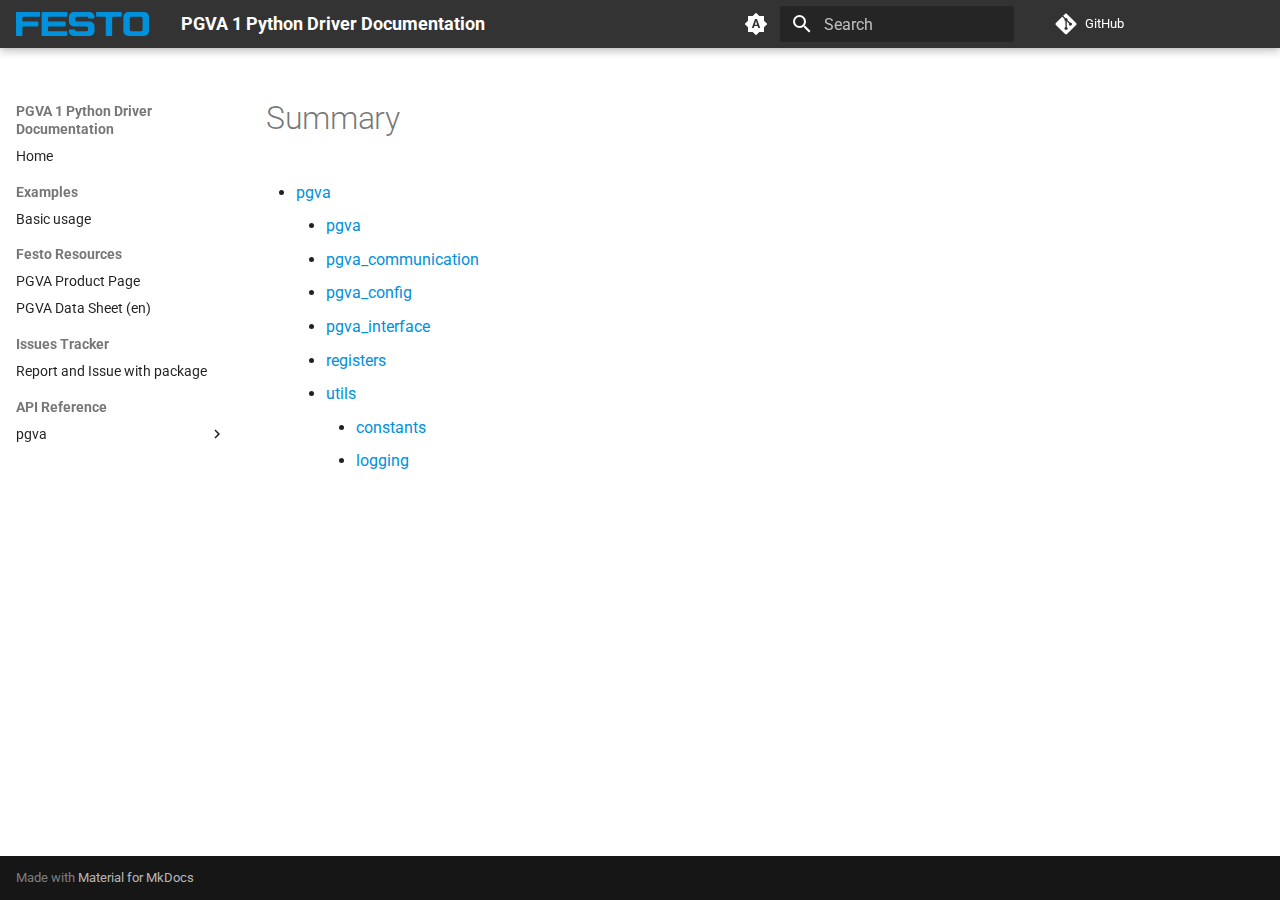
<file: autoapi/summary/index.html>
<!doctype html>
<html lang="en" class="no-js">
  <head>
    
      <meta charset="utf-8">
      <meta name="viewport" content="width=device-width,initial-scale=1">
      
      
      
        <link rel="canonical" href="https://festo-se.github.io/festo-pgva/autoapi/summary/">
      
      
      
      
        
      
      
      <link rel="icon" href="../../img/method.png">
      <meta name="generator" content="mkdocs-1.6.1, mkdocs-material-9.7.1">
    
    
      
        <title>Summary - PGVA 1 Python Driver Documentation</title>
      
    
    
      <link rel="stylesheet" href="../../assets/stylesheets/main.484c7ddc.min.css">
      
        
        <link rel="stylesheet" href="../../assets/stylesheets/palette.ab4e12ef.min.css">
      
      


    
    
      
    
    
      
        
        
        <link rel="preconnect" href="https://fonts.gstatic.com" crossorigin>
        <link rel="stylesheet" href="https://fonts.googleapis.com/css?family=Roboto:300,300i,400,400i,700,700i%7CRoboto+Mono:400,400i,700,700i&display=fallback">
        <style>:root{--md-text-font:"Roboto";--md-code-font:"Roboto Mono"}</style>
      
    
    
      <link rel="stylesheet" href="../../assets/_mkdocstrings.css">
    
      <link rel="stylesheet" href="../../css/extra.css">
    
      <link rel="stylesheet" href="https://www.festo.com/fonts/fonts.css">
    
    <script>__md_scope=new URL("../..",location),__md_hash=e=>[...e].reduce(((e,_)=>(e<<5)-e+_.charCodeAt(0)),0),__md_get=(e,_=localStorage,t=__md_scope)=>JSON.parse(_.getItem(t.pathname+"."+e)),__md_set=(e,_,t=localStorage,a=__md_scope)=>{try{t.setItem(a.pathname+"."+e,JSON.stringify(_))}catch(e){}}</script>
    
      

    
    
  </head>
  
  
    
    
      
    
    
    
    
    <body dir="ltr" data-md-color-scheme="default" data-md-color-primary="indigo" data-md-color-accent="indigo">
  
    
    <input class="md-toggle" data-md-toggle="drawer" type="checkbox" id="__drawer" autocomplete="off">
    <input class="md-toggle" data-md-toggle="search" type="checkbox" id="__search" autocomplete="off">
    <label class="md-overlay" for="__drawer"></label>
    <div data-md-component="skip">
      
    </div>
    <div data-md-component="announce">
      
    </div>
    
    
      

  

<header class="md-header md-header--shadow" data-md-component="header">
  <nav class="md-header__inner md-grid" aria-label="Header">
    <a href="../.." title="PGVA 1 Python Driver Documentation" class="md-header__button md-logo" aria-label="PGVA 1 Python Driver Documentation" data-md-component="logo">
      
  <img src="../../img/Festo_Logo_Caerul_Web.svg" alt="logo">

    </a>
    <label class="md-header__button md-icon" for="__drawer">
      
      <svg xmlns="http://www.w3.org/2000/svg" viewBox="0 0 24 24"><path d="M3 6h18v2H3zm0 5h18v2H3zm0 5h18v2H3z"/></svg>
    </label>
    <div class="md-header__title" data-md-component="header-title">
      <div class="md-header__ellipsis">
        <div class="md-header__topic">
          <span class="md-ellipsis">
            PGVA 1 Python Driver Documentation
          </span>
        </div>
        <div class="md-header__topic" data-md-component="header-topic">
          <span class="md-ellipsis">
            
              Summary
            
          </span>
        </div>
      </div>
    </div>
    
      
        <form class="md-header__option" data-md-component="palette">
  
    
    
    
    <input class="md-option" data-md-color-media="(prefers-color-scheme)" data-md-color-scheme="default" data-md-color-primary="indigo" data-md-color-accent="indigo"  aria-label="System preference"  type="radio" name="__palette" id="__palette_0">
    
      <label class="md-header__button md-icon" title="System preference" for="__palette_1" hidden>
        <svg xmlns="http://www.w3.org/2000/svg" viewBox="0 0 24 24"><path d="m14.3 16-.7-2h-3.2l-.7 2H7.8L11 7h2l3.2 9zM20 8.69V4h-4.69L12 .69 8.69 4H4v4.69L.69 12 4 15.31V20h4.69L12 23.31 15.31 20H20v-4.69L23.31 12zm-9.15 3.96h2.3L12 9z"/></svg>
      </label>
    
  
    
    
    
    <input class="md-option" data-md-color-media="(prefers-color-scheme: light)" data-md-color-scheme="default" data-md-color-primary="indigo" data-md-color-accent="indigo"  aria-label="Light mode"  type="radio" name="__palette" id="__palette_1">
    
      <label class="md-header__button md-icon" title="Light mode" for="__palette_2" hidden>
        <svg xmlns="http://www.w3.org/2000/svg" viewBox="0 0 24 24"><path d="M12 8a4 4 0 0 0-4 4 4 4 0 0 0 4 4 4 4 0 0 0 4-4 4 4 0 0 0-4-4m0 10a6 6 0 0 1-6-6 6 6 0 0 1 6-6 6 6 0 0 1 6 6 6 6 0 0 1-6 6m8-9.31V4h-4.69L12 .69 8.69 4H4v4.69L.69 12 4 15.31V20h4.69L12 23.31 15.31 20H20v-4.69L23.31 12z"/></svg>
      </label>
    
  
    
    
    
    <input class="md-option" data-md-color-media="(prefers-color-scheme: dark)" data-md-color-scheme="slate" data-md-color-primary="indigo" data-md-color-accent="indigo"  aria-label="Dark mode"  type="radio" name="__palette" id="__palette_2">
    
      <label class="md-header__button md-icon" title="Dark mode" for="__palette_0" hidden>
        <svg xmlns="http://www.w3.org/2000/svg" viewBox="0 0 24 24"><path d="M12 18c-.89 0-1.74-.2-2.5-.55C11.56 16.5 13 14.42 13 12s-1.44-4.5-3.5-5.45C10.26 6.2 11.11 6 12 6a6 6 0 0 1 6 6 6 6 0 0 1-6 6m8-9.31V4h-4.69L12 .69 8.69 4H4v4.69L.69 12 4 15.31V20h4.69L12 23.31 15.31 20H20v-4.69L23.31 12z"/></svg>
      </label>
    
  
</form>
      
    
    
      <script>var palette=__md_get("__palette");if(palette&&palette.color){if("(prefers-color-scheme)"===palette.color.media){var media=matchMedia("(prefers-color-scheme: light)"),input=document.querySelector(media.matches?"[data-md-color-media='(prefers-color-scheme: light)']":"[data-md-color-media='(prefers-color-scheme: dark)']");palette.color.media=input.getAttribute("data-md-color-media"),palette.color.scheme=input.getAttribute("data-md-color-scheme"),palette.color.primary=input.getAttribute("data-md-color-primary"),palette.color.accent=input.getAttribute("data-md-color-accent")}for(var[key,value]of Object.entries(palette.color))document.body.setAttribute("data-md-color-"+key,value)}</script>
    
    
    
      
      
        <label class="md-header__button md-icon" for="__search">
          
          <svg xmlns="http://www.w3.org/2000/svg" viewBox="0 0 24 24"><path d="M9.5 3A6.5 6.5 0 0 1 16 9.5c0 1.61-.59 3.09-1.56 4.23l.27.27h.79l5 5-1.5 1.5-5-5v-.79l-.27-.27A6.52 6.52 0 0 1 9.5 16 6.5 6.5 0 0 1 3 9.5 6.5 6.5 0 0 1 9.5 3m0 2C7 5 5 7 5 9.5S7 14 9.5 14 14 12 14 9.5 12 5 9.5 5"/></svg>
        </label>
        <div class="md-search" data-md-component="search" role="dialog">
  <label class="md-search__overlay" for="__search"></label>
  <div class="md-search__inner" role="search">
    <form class="md-search__form" name="search">
      <input type="text" class="md-search__input" name="query" aria-label="Search" placeholder="Search" autocapitalize="off" autocorrect="off" autocomplete="off" spellcheck="false" data-md-component="search-query" required>
      <label class="md-search__icon md-icon" for="__search">
        
        <svg xmlns="http://www.w3.org/2000/svg" viewBox="0 0 24 24"><path d="M9.5 3A6.5 6.5 0 0 1 16 9.5c0 1.61-.59 3.09-1.56 4.23l.27.27h.79l5 5-1.5 1.5-5-5v-.79l-.27-.27A6.52 6.52 0 0 1 9.5 16 6.5 6.5 0 0 1 3 9.5 6.5 6.5 0 0 1 9.5 3m0 2C7 5 5 7 5 9.5S7 14 9.5 14 14 12 14 9.5 12 5 9.5 5"/></svg>
        
        <svg xmlns="http://www.w3.org/2000/svg" viewBox="0 0 24 24"><path d="M20 11v2H8l5.5 5.5-1.42 1.42L4.16 12l7.92-7.92L13.5 5.5 8 11z"/></svg>
      </label>
      <nav class="md-search__options" aria-label="Search">
        
        <button type="reset" class="md-search__icon md-icon" title="Clear" aria-label="Clear" tabindex="-1">
          
          <svg xmlns="http://www.w3.org/2000/svg" viewBox="0 0 24 24"><path d="M19 6.41 17.59 5 12 10.59 6.41 5 5 6.41 10.59 12 5 17.59 6.41 19 12 13.41 17.59 19 19 17.59 13.41 12z"/></svg>
        </button>
      </nav>
      
    </form>
    <div class="md-search__output">
      <div class="md-search__scrollwrap" tabindex="0" data-md-scrollfix>
        <div class="md-search-result" data-md-component="search-result">
          <div class="md-search-result__meta">
            Initializing search
          </div>
          <ol class="md-search-result__list" role="presentation"></ol>
        </div>
      </div>
    </div>
  </div>
</div>
      
    
    
      <div class="md-header__source">
        <a href="https://github.com/Festo-se/festo-pgva" title="Go to repository" class="md-source" data-md-component="source">
  <div class="md-source__icon md-icon">
    
    <svg xmlns="http://www.w3.org/2000/svg" viewBox="0 0 448 512"><!--! Font Awesome Free 7.1.0 by @fontawesome - https://fontawesome.com License - https://fontawesome.com/license/free (Icons: CC BY 4.0, Fonts: SIL OFL 1.1, Code: MIT License) Copyright 2025 Fonticons, Inc.--><path d="M439.6 236.1 244 40.5c-5.4-5.5-12.8-8.5-20.4-8.5s-15 3-20.4 8.4L162.5 81l51.5 51.5c27.1-9.1 52.7 16.8 43.4 43.7l49.7 49.7c34.2-11.8 61.2 31 35.5 56.7-26.5 26.5-70.2-2.9-56-37.3L240.3 199v121.9c25.3 12.5 22.3 41.8 9.1 55-6.4 6.4-15.2 10.1-24.3 10.1s-17.8-3.6-24.3-10.1c-17.6-17.6-11.1-46.9 11.2-56v-123c-20.8-8.5-24.6-30.7-18.6-45L142.6 101 8.5 235.1C3 240.6 0 247.9 0 255.5s3 15 8.5 20.4l195.6 195.7c5.4 5.4 12.7 8.4 20.4 8.4s15-3 20.4-8.4l194.7-194.7c5.4-5.4 8.4-12.8 8.4-20.4s-3-15-8.4-20.4"/></svg>
  </div>
  <div class="md-source__repository">
    GitHub
  </div>
</a>
      </div>
    
  </nav>
  
</header>
    
    <div class="md-container" data-md-component="container">
      
      
        
          
        
      
      <main class="md-main" data-md-component="main">
        <div class="md-main__inner md-grid">
          
            
              
              <div class="md-sidebar md-sidebar--primary" data-md-component="sidebar" data-md-type="navigation" >
                <div class="md-sidebar__scrollwrap">
                  <div class="md-sidebar__inner">
                    



<nav class="md-nav md-nav--primary" aria-label="Navigation" data-md-level="0">
  <label class="md-nav__title" for="__drawer">
    <a href="../.." title="PGVA 1 Python Driver Documentation" class="md-nav__button md-logo" aria-label="PGVA 1 Python Driver Documentation" data-md-component="logo">
      
  <img src="../../img/Festo_Logo_Caerul_Web.svg" alt="logo">

    </a>
    PGVA 1 Python Driver Documentation
  </label>
  
    <div class="md-nav__source">
      <a href="https://github.com/Festo-se/festo-pgva" title="Go to repository" class="md-source" data-md-component="source">
  <div class="md-source__icon md-icon">
    
    <svg xmlns="http://www.w3.org/2000/svg" viewBox="0 0 448 512"><!--! Font Awesome Free 7.1.0 by @fontawesome - https://fontawesome.com License - https://fontawesome.com/license/free (Icons: CC BY 4.0, Fonts: SIL OFL 1.1, Code: MIT License) Copyright 2025 Fonticons, Inc.--><path d="M439.6 236.1 244 40.5c-5.4-5.5-12.8-8.5-20.4-8.5s-15 3-20.4 8.4L162.5 81l51.5 51.5c27.1-9.1 52.7 16.8 43.4 43.7l49.7 49.7c34.2-11.8 61.2 31 35.5 56.7-26.5 26.5-70.2-2.9-56-37.3L240.3 199v121.9c25.3 12.5 22.3 41.8 9.1 55-6.4 6.4-15.2 10.1-24.3 10.1s-17.8-3.6-24.3-10.1c-17.6-17.6-11.1-46.9 11.2-56v-123c-20.8-8.5-24.6-30.7-18.6-45L142.6 101 8.5 235.1C3 240.6 0 247.9 0 255.5s3 15 8.5 20.4l195.6 195.7c5.4 5.4 12.7 8.4 20.4 8.4s15-3 20.4-8.4l194.7-194.7c5.4-5.4 8.4-12.8 8.4-20.4s-3-15-8.4-20.4"/></svg>
  </div>
  <div class="md-source__repository">
    GitHub
  </div>
</a>
    </div>
  
  <ul class="md-nav__list" data-md-scrollfix>
    
      
      
  
  
  
  
    <li class="md-nav__item">
      <a href="../.." class="md-nav__link">
        
  
  
  <span class="md-ellipsis">
    
  
    Home
  

    
  </span>
  
  

      </a>
    </li>
  

    
      
      
  
  
  
  
    
    
    
    
      
        
        
      
    
    
    <li class="md-nav__item md-nav__item--section md-nav__item--nested">
      
        
        
        <input class="md-nav__toggle md-toggle " type="checkbox" id="__nav_2" >
        
          
          <label class="md-nav__link" for="__nav_2" id="__nav_2_label" tabindex="">
            
  
  
  <span class="md-ellipsis">
    
  
    Examples
  

    
  </span>
  
  

            <span class="md-nav__icon md-icon"></span>
          </label>
        
        <nav class="md-nav" data-md-level="1" aria-labelledby="__nav_2_label" aria-expanded="false">
          <label class="md-nav__title" for="__nav_2">
            <span class="md-nav__icon md-icon"></span>
            
  
    Examples
  

          </label>
          <ul class="md-nav__list" data-md-scrollfix>
            
              
                
  
  
  
  
    <li class="md-nav__item">
      <a href="../../examples/examples/" class="md-nav__link">
        
  
  
  <span class="md-ellipsis">
    
  
    Basic usage
  

    
  </span>
  
  

      </a>
    </li>
  

              
            
          </ul>
        </nav>
      
    </li>
  

    
      
      
  
  
  
  
    
    
    
    
      
        
        
      
    
    
    <li class="md-nav__item md-nav__item--section md-nav__item--nested">
      
        
        
        <input class="md-nav__toggle md-toggle " type="checkbox" id="__nav_3" >
        
          
          <label class="md-nav__link" for="__nav_3" id="__nav_3_label" tabindex="">
            
  
  
  <span class="md-ellipsis">
    
  
    Festo Resources
  

    
  </span>
  
  

            <span class="md-nav__icon md-icon"></span>
          </label>
        
        <nav class="md-nav" data-md-level="1" aria-labelledby="__nav_3_label" aria-expanded="false">
          <label class="md-nav__title" for="__nav_3">
            <span class="md-nav__icon md-icon"></span>
            
  
    Festo Resources
  

          </label>
          <ul class="md-nav__list" data-md-scrollfix>
            
              
                
  
  
  
  
    <li class="md-nav__item">
      <a href="https://www.festo.com/us/en/p/pressure-vacuum-generator-id_PGVA/" class="md-nav__link">
        
  
  
  <span class="md-ellipsis">
    
  
    PGVA Product Page
  

    
  </span>
  
  

      </a>
    </li>
  

              
            
              
                
  
  
  
  
    <li class="md-nav__item">
      <a href="https://www.festo.com/assets/attachment/en/661576" class="md-nav__link">
        
  
  
  <span class="md-ellipsis">
    
  
    PGVA Data Sheet (en)
  

    
  </span>
  
  

      </a>
    </li>
  

              
            
          </ul>
        </nav>
      
    </li>
  

    
      
      
  
  
  
  
    
    
    
    
      
        
        
      
    
    
    <li class="md-nav__item md-nav__item--section md-nav__item--nested">
      
        
        
        <input class="md-nav__toggle md-toggle " type="checkbox" id="__nav_4" >
        
          
          <label class="md-nav__link" for="__nav_4" id="__nav_4_label" tabindex="">
            
  
  
  <span class="md-ellipsis">
    
  
    Issues Tracker
  

    
  </span>
  
  

            <span class="md-nav__icon md-icon"></span>
          </label>
        
        <nav class="md-nav" data-md-level="1" aria-labelledby="__nav_4_label" aria-expanded="false">
          <label class="md-nav__title" for="__nav_4">
            <span class="md-nav__icon md-icon"></span>
            
  
    Issues Tracker
  

          </label>
          <ul class="md-nav__list" data-md-scrollfix>
            
              
                
  
  
  
  
    <li class="md-nav__item">
      <a href="https://github.com/Festo-se/festo-pgva/issues" class="md-nav__link">
        
  
  
  <span class="md-ellipsis">
    
  
    Report and Issue with package
  

    
  </span>
  
  

      </a>
    </li>
  

              
            
          </ul>
        </nav>
      
    </li>
  

    
      
      
  
  
  
  
    
    
    
    
      
        
        
      
    
    
    <li class="md-nav__item md-nav__item--section md-nav__item--nested">
      
        
        
        <input class="md-nav__toggle md-toggle " type="checkbox" id="__nav_5" >
        
          
          <label class="md-nav__link" for="__nav_5" id="__nav_5_label" tabindex="">
            
  
  
  <span class="md-ellipsis">
    
  
    API Reference
  

    
  </span>
  
  

            <span class="md-nav__icon md-icon"></span>
          </label>
        
        <nav class="md-nav" data-md-level="1" aria-labelledby="__nav_5_label" aria-expanded="false">
          <label class="md-nav__title" for="__nav_5">
            <span class="md-nav__icon md-icon"></span>
            
  
    API Reference
  

          </label>
          <ul class="md-nav__list" data-md-scrollfix>
            
              
                
  
  
  
  
    
    
    
    
      
    
    
    <li class="md-nav__item md-nav__item--nested">
      
        
        
        <input class="md-nav__toggle md-toggle " type="checkbox" id="__nav_5_1" >
        
          
          <label class="md-nav__link" for="__nav_5_1" id="__nav_5_1_label" tabindex="0">
            
  
  
  <span class="md-ellipsis">
    
  
    pgva
  

    
  </span>
  
  

            <span class="md-nav__icon md-icon"></span>
          </label>
        
        <nav class="md-nav" data-md-level="2" aria-labelledby="__nav_5_1_label" aria-expanded="false">
          <label class="md-nav__title" for="__nav_5_1">
            <span class="md-nav__icon md-icon"></span>
            
  
    pgva
  

          </label>
          <ul class="md-nav__list" data-md-scrollfix>
            
              
                
  
  
  
  
    <li class="md-nav__item">
      <a href="../pgva/pgva/" class="md-nav__link">
        
  
  
  <span class="md-ellipsis">
    
  
    pgva
  

    
  </span>
  
  

      </a>
    </li>
  

              
            
              
                
  
  
  
  
    <li class="md-nav__item">
      <a href="../pgva/pgva_communication/" class="md-nav__link">
        
  
  
  <span class="md-ellipsis">
    
  
    pgva_communication
  

    
  </span>
  
  

      </a>
    </li>
  

              
            
              
                
  
  
  
  
    <li class="md-nav__item">
      <a href="../pgva/pgva_config/" class="md-nav__link">
        
  
  
  <span class="md-ellipsis">
    
  
    pgva_config
  

    
  </span>
  
  

      </a>
    </li>
  

              
            
              
                
  
  
  
  
    <li class="md-nav__item">
      <a href="../pgva/pgva_interface/" class="md-nav__link">
        
  
  
  <span class="md-ellipsis">
    
  
    pgva_interface
  

    
  </span>
  
  

      </a>
    </li>
  

              
            
              
                
  
  
  
  
    <li class="md-nav__item">
      <a href="../pgva/registers/" class="md-nav__link">
        
  
  
  <span class="md-ellipsis">
    
  
    registers
  

    
  </span>
  
  

      </a>
    </li>
  

              
            
              
                
  
  
  
  
    
    
    
    
      
    
    
    <li class="md-nav__item md-nav__item--nested">
      
        
        
        <input class="md-nav__toggle md-toggle " type="checkbox" id="__nav_5_1_6" >
        
          
          <label class="md-nav__link" for="__nav_5_1_6" id="__nav_5_1_6_label" tabindex="0">
            
  
  
  <span class="md-ellipsis">
    
  
    utils
  

    
  </span>
  
  

            <span class="md-nav__icon md-icon"></span>
          </label>
        
        <nav class="md-nav" data-md-level="3" aria-labelledby="__nav_5_1_6_label" aria-expanded="false">
          <label class="md-nav__title" for="__nav_5_1_6">
            <span class="md-nav__icon md-icon"></span>
            
  
    utils
  

          </label>
          <ul class="md-nav__list" data-md-scrollfix>
            
              
                
  
  
  
  
    <li class="md-nav__item">
      <a href="../pgva/utils/constants/" class="md-nav__link">
        
  
  
  <span class="md-ellipsis">
    
  
    constants
  

    
  </span>
  
  

      </a>
    </li>
  

              
            
              
                
  
  
  
  
    <li class="md-nav__item">
      <a href="../pgva/utils/logging/" class="md-nav__link">
        
  
  
  <span class="md-ellipsis">
    
  
    logging
  

    
  </span>
  
  

      </a>
    </li>
  

              
            
          </ul>
        </nav>
      
    </li>
  

              
            
          </ul>
        </nav>
      
    </li>
  

              
            
          </ul>
        </nav>
      
    </li>
  

    
  </ul>
</nav>
                  </div>
                </div>
              </div>
            
            
              
              <div class="md-sidebar md-sidebar--secondary" data-md-component="sidebar" data-md-type="toc" >
                <div class="md-sidebar__scrollwrap">
                  <div class="md-sidebar__inner">
                    

<nav class="md-nav md-nav--secondary" aria-label="Table of contents">
  
  
  
  
</nav>
                  </div>
                </div>
              </div>
            
          
          
            <div class="md-content" data-md-component="content">
              
              <article class="md-content__inner md-typeset">
                
                  



  <h1>Summary</h1>

<ul>
<li><a href="../pgva/">pgva</a><ul>
<li><a href="../pgva/pgva/">pgva</a></li>
<li><a href="../pgva/pgva_communication/">pgva_communication</a></li>
<li><a href="../pgva/pgva_config/">pgva_config</a></li>
<li><a href="../pgva/pgva_interface/">pgva_interface</a></li>
<li><a href="../pgva/registers/">registers</a></li>
<li><a href="../pgva/utils/">utils</a><ul>
<li><a href="../pgva/utils/constants/">constants</a></li>
<li><a href="../pgva/utils/logging/">logging</a></li>
</ul>
</li>
</ul>
</li>
</ul>












                
              </article>
            </div>
          
          
<script>var target=document.getElementById(location.hash.slice(1));target&&target.name&&(target.checked=target.name.startsWith("__tabbed_"))</script>
        </div>
        
      </main>
      
        <footer class="md-footer">
  
  <div class="md-footer-meta md-typeset">
    <div class="md-footer-meta__inner md-grid">
      <div class="md-copyright">
  
  
    Made with
    <a href="https://squidfunk.github.io/mkdocs-material/" target="_blank" rel="noopener">
      Material for MkDocs
    </a>
  
</div>
      
    </div>
  </div>
</footer>
      
    </div>
    <div class="md-dialog" data-md-component="dialog">
      <div class="md-dialog__inner md-typeset"></div>
    </div>
    
    
    
      
      
      <script id="__config" type="application/json">{"annotate": null, "base": "../..", "features": "navigation.sections content.code.copy content.tooltips", "search": "../../assets/javascripts/workers/search.2c215733.min.js", "tags": null, "translations": {"clipboard.copied": "Copied to clipboard", "clipboard.copy": "Copy to clipboard", "search.result.more.one": "1 more on this page", "search.result.more.other": "# more on this page", "search.result.none": "No matching documents", "search.result.one": "1 matching document", "search.result.other": "# matching documents", "search.result.placeholder": "Type to start searching", "search.result.term.missing": "Missing", "select.version": "Select version"}, "version": null}</script>
    
    
      <script src="../../assets/javascripts/bundle.79ae519e.min.js"></script>
      
    
  </body>
</html>
</file>
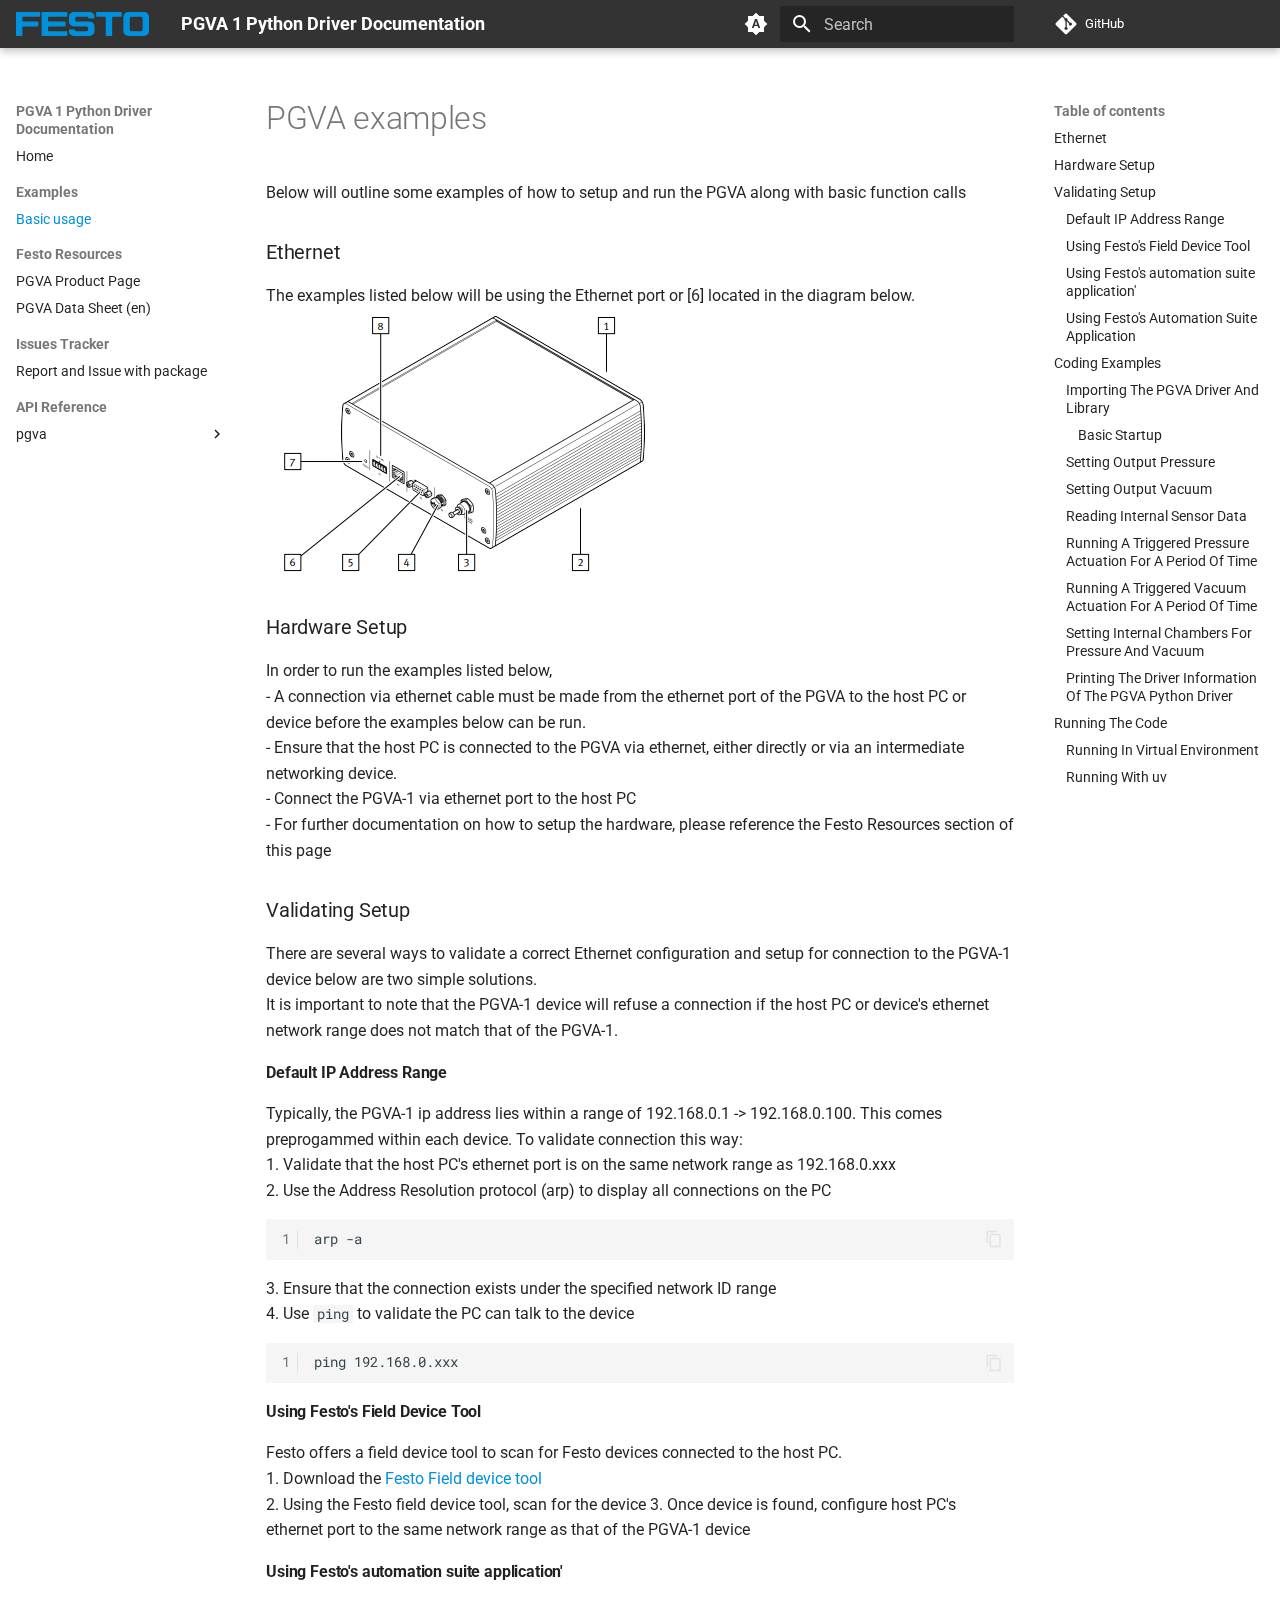
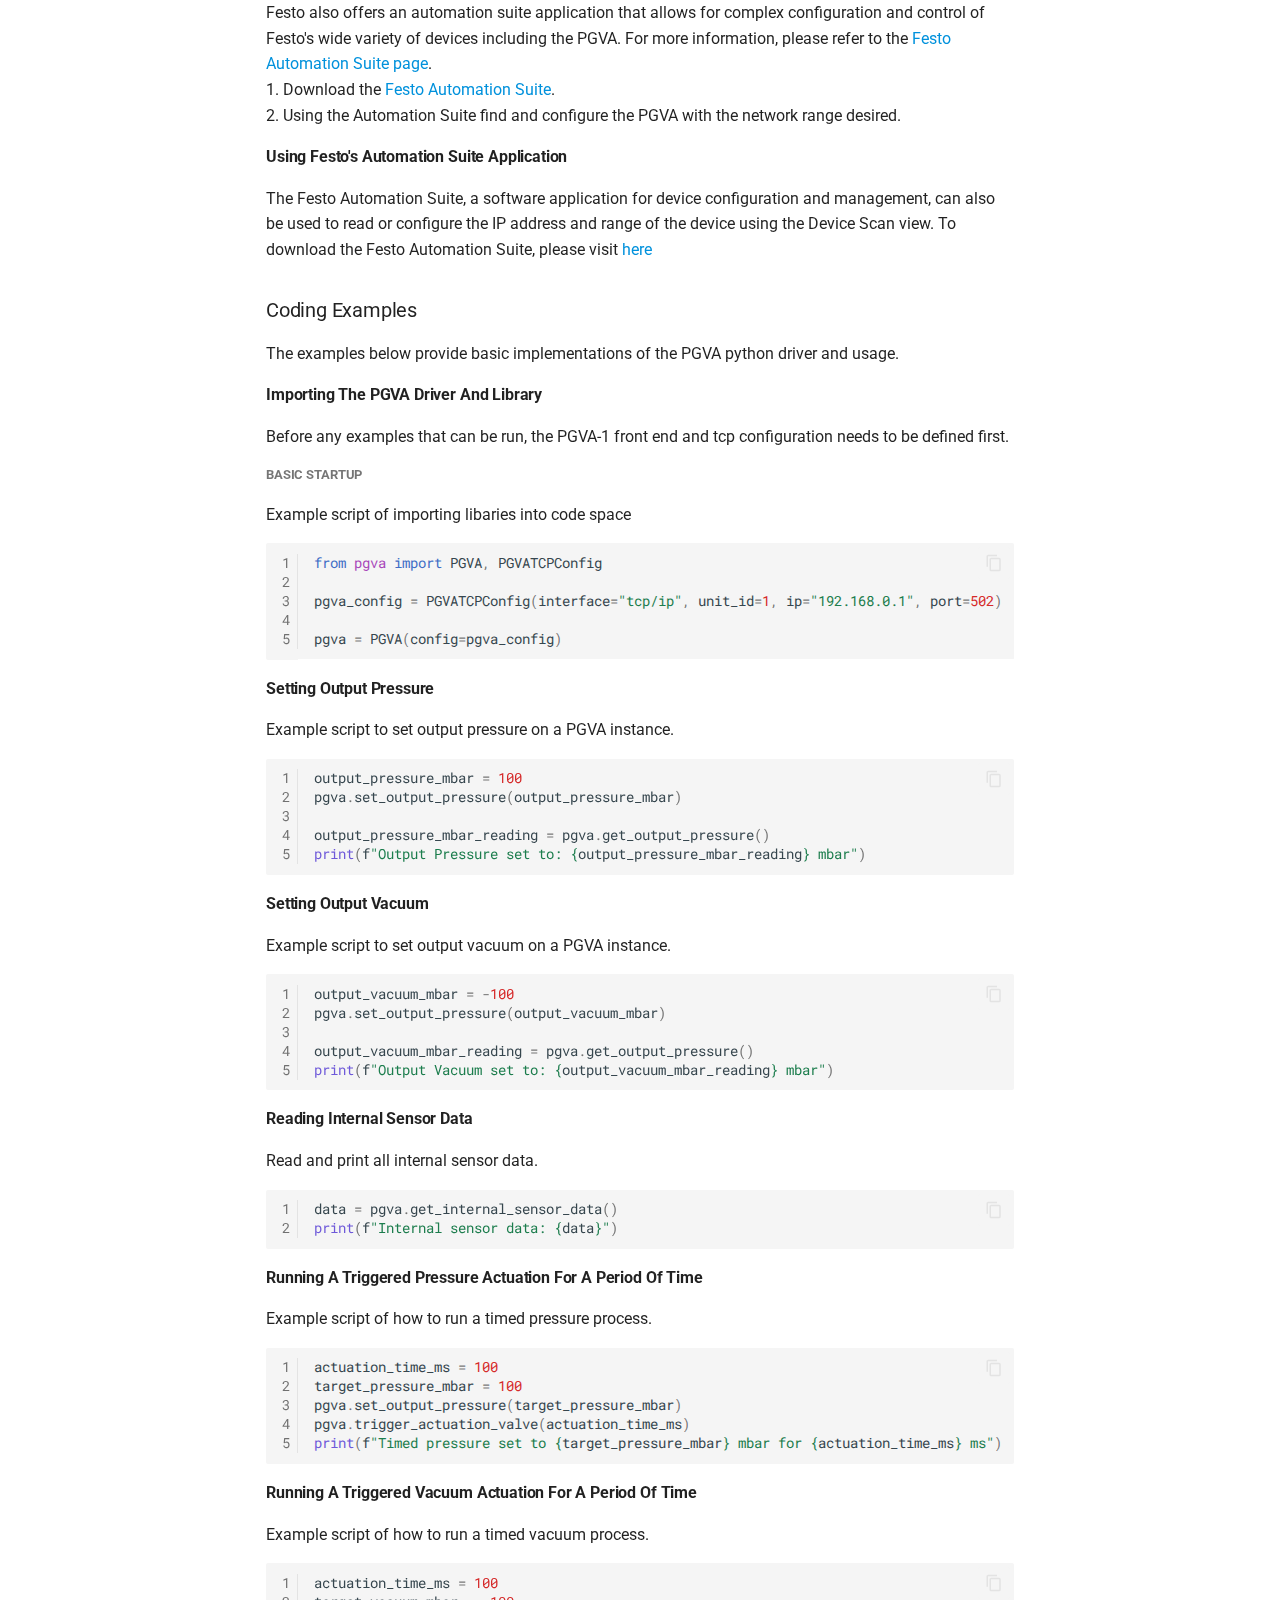
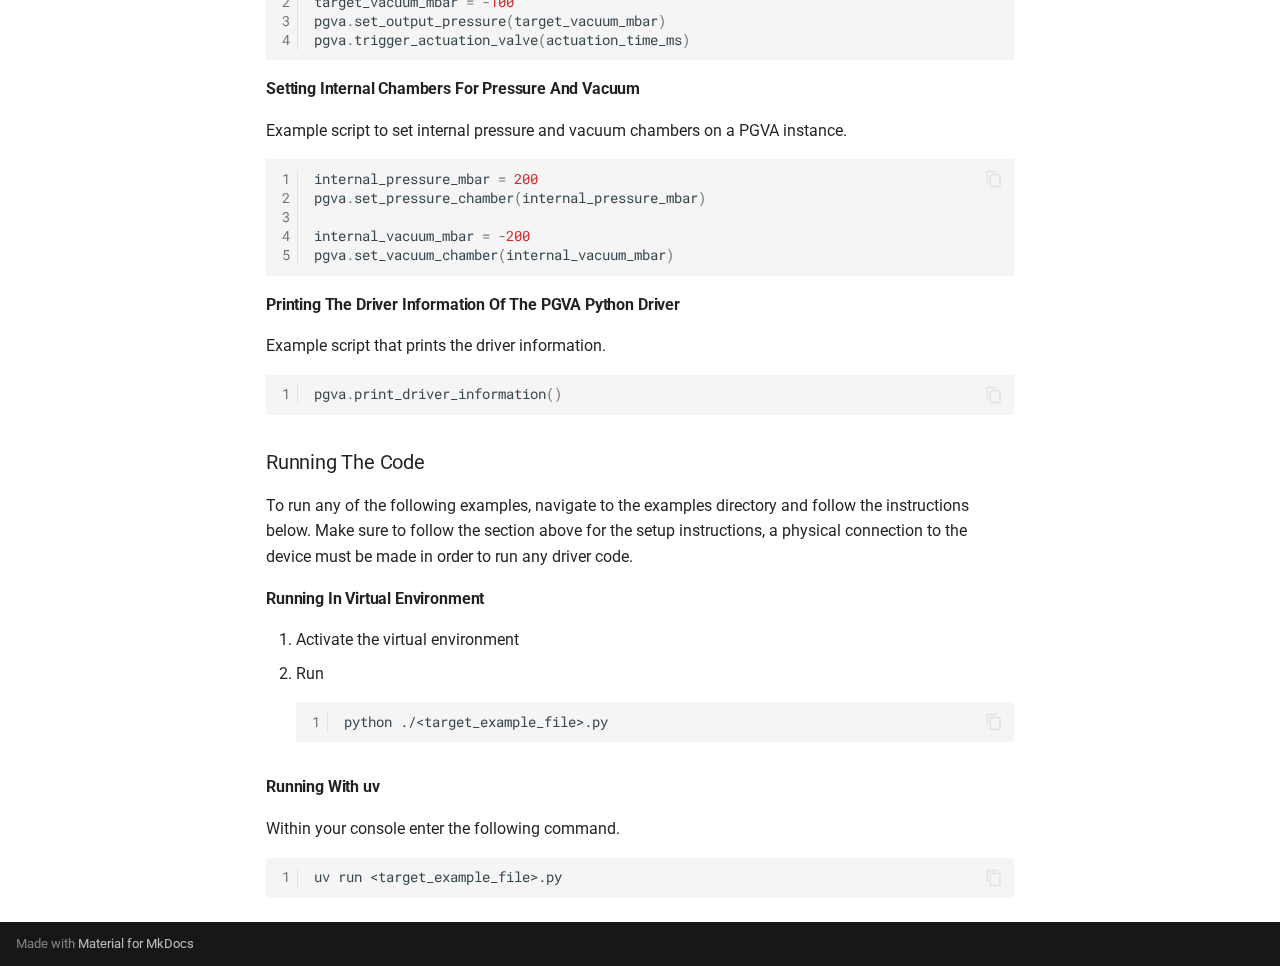
<file: examples/examples/index.html>
<!doctype html>
<html lang="en" class="no-js">
  <head>
    
      <meta charset="utf-8">
      <meta name="viewport" content="width=device-width,initial-scale=1">
      
      
      
        <link rel="canonical" href="https://festo-se.github.io/festo-pgva/examples/examples/">
      
      
        <link rel="prev" href="../..">
      
      
        <link rel="next" href="../../autoapi/pgva/">
      
      
        
      
      
      <link rel="icon" href="../../img/method.png">
      <meta name="generator" content="mkdocs-1.6.1, mkdocs-material-9.7.1">
    
    
      
        <title>Basic usage - PGVA 1 Python Driver Documentation</title>
      
    
    
      <link rel="stylesheet" href="../../assets/stylesheets/main.484c7ddc.min.css">
      
        
        <link rel="stylesheet" href="../../assets/stylesheets/palette.ab4e12ef.min.css">
      
      


    
    
      
    
    
      
        
        
        <link rel="preconnect" href="https://fonts.gstatic.com" crossorigin>
        <link rel="stylesheet" href="https://fonts.googleapis.com/css?family=Roboto:300,300i,400,400i,700,700i%7CRoboto+Mono:400,400i,700,700i&display=fallback">
        <style>:root{--md-text-font:"Roboto";--md-code-font:"Roboto Mono"}</style>
      
    
    
      <link rel="stylesheet" href="../../assets/_mkdocstrings.css">
    
      <link rel="stylesheet" href="../../css/extra.css">
    
      <link rel="stylesheet" href="https://www.festo.com/fonts/fonts.css">
    
    <script>__md_scope=new URL("../..",location),__md_hash=e=>[...e].reduce(((e,_)=>(e<<5)-e+_.charCodeAt(0)),0),__md_get=(e,_=localStorage,t=__md_scope)=>JSON.parse(_.getItem(t.pathname+"."+e)),__md_set=(e,_,t=localStorage,a=__md_scope)=>{try{t.setItem(a.pathname+"."+e,JSON.stringify(_))}catch(e){}}</script>
    
      

    
    
  </head>
  
  
    
    
      
    
    
    
    
    <body dir="ltr" data-md-color-scheme="default" data-md-color-primary="indigo" data-md-color-accent="indigo">
  
    
    <input class="md-toggle" data-md-toggle="drawer" type="checkbox" id="__drawer" autocomplete="off">
    <input class="md-toggle" data-md-toggle="search" type="checkbox" id="__search" autocomplete="off">
    <label class="md-overlay" for="__drawer"></label>
    <div data-md-component="skip">
      
        
        <a href="#pgva-examples" class="md-skip">
          Skip to content
        </a>
      
    </div>
    <div data-md-component="announce">
      
    </div>
    
    
      

  

<header class="md-header md-header--shadow" data-md-component="header">
  <nav class="md-header__inner md-grid" aria-label="Header">
    <a href="../.." title="PGVA 1 Python Driver Documentation" class="md-header__button md-logo" aria-label="PGVA 1 Python Driver Documentation" data-md-component="logo">
      
  <img src="../../img/Festo_Logo_Caerul_Web.svg" alt="logo">

    </a>
    <label class="md-header__button md-icon" for="__drawer">
      
      <svg xmlns="http://www.w3.org/2000/svg" viewBox="0 0 24 24"><path d="M3 6h18v2H3zm0 5h18v2H3zm0 5h18v2H3z"/></svg>
    </label>
    <div class="md-header__title" data-md-component="header-title">
      <div class="md-header__ellipsis">
        <div class="md-header__topic">
          <span class="md-ellipsis">
            PGVA 1 Python Driver Documentation
          </span>
        </div>
        <div class="md-header__topic" data-md-component="header-topic">
          <span class="md-ellipsis">
            
              Basic usage
            
          </span>
        </div>
      </div>
    </div>
    
      
        <form class="md-header__option" data-md-component="palette">
  
    
    
    
    <input class="md-option" data-md-color-media="(prefers-color-scheme)" data-md-color-scheme="default" data-md-color-primary="indigo" data-md-color-accent="indigo"  aria-label="System preference"  type="radio" name="__palette" id="__palette_0">
    
      <label class="md-header__button md-icon" title="System preference" for="__palette_1" hidden>
        <svg xmlns="http://www.w3.org/2000/svg" viewBox="0 0 24 24"><path d="m14.3 16-.7-2h-3.2l-.7 2H7.8L11 7h2l3.2 9zM20 8.69V4h-4.69L12 .69 8.69 4H4v4.69L.69 12 4 15.31V20h4.69L12 23.31 15.31 20H20v-4.69L23.31 12zm-9.15 3.96h2.3L12 9z"/></svg>
      </label>
    
  
    
    
    
    <input class="md-option" data-md-color-media="(prefers-color-scheme: light)" data-md-color-scheme="default" data-md-color-primary="indigo" data-md-color-accent="indigo"  aria-label="Light mode"  type="radio" name="__palette" id="__palette_1">
    
      <label class="md-header__button md-icon" title="Light mode" for="__palette_2" hidden>
        <svg xmlns="http://www.w3.org/2000/svg" viewBox="0 0 24 24"><path d="M12 8a4 4 0 0 0-4 4 4 4 0 0 0 4 4 4 4 0 0 0 4-4 4 4 0 0 0-4-4m0 10a6 6 0 0 1-6-6 6 6 0 0 1 6-6 6 6 0 0 1 6 6 6 6 0 0 1-6 6m8-9.31V4h-4.69L12 .69 8.69 4H4v4.69L.69 12 4 15.31V20h4.69L12 23.31 15.31 20H20v-4.69L23.31 12z"/></svg>
      </label>
    
  
    
    
    
    <input class="md-option" data-md-color-media="(prefers-color-scheme: dark)" data-md-color-scheme="slate" data-md-color-primary="indigo" data-md-color-accent="indigo"  aria-label="Dark mode"  type="radio" name="__palette" id="__palette_2">
    
      <label class="md-header__button md-icon" title="Dark mode" for="__palette_0" hidden>
        <svg xmlns="http://www.w3.org/2000/svg" viewBox="0 0 24 24"><path d="M12 18c-.89 0-1.74-.2-2.5-.55C11.56 16.5 13 14.42 13 12s-1.44-4.5-3.5-5.45C10.26 6.2 11.11 6 12 6a6 6 0 0 1 6 6 6 6 0 0 1-6 6m8-9.31V4h-4.69L12 .69 8.69 4H4v4.69L.69 12 4 15.31V20h4.69L12 23.31 15.31 20H20v-4.69L23.31 12z"/></svg>
      </label>
    
  
</form>
      
    
    
      <script>var palette=__md_get("__palette");if(palette&&palette.color){if("(prefers-color-scheme)"===palette.color.media){var media=matchMedia("(prefers-color-scheme: light)"),input=document.querySelector(media.matches?"[data-md-color-media='(prefers-color-scheme: light)']":"[data-md-color-media='(prefers-color-scheme: dark)']");palette.color.media=input.getAttribute("data-md-color-media"),palette.color.scheme=input.getAttribute("data-md-color-scheme"),palette.color.primary=input.getAttribute("data-md-color-primary"),palette.color.accent=input.getAttribute("data-md-color-accent")}for(var[key,value]of Object.entries(palette.color))document.body.setAttribute("data-md-color-"+key,value)}</script>
    
    
    
      
      
        <label class="md-header__button md-icon" for="__search">
          
          <svg xmlns="http://www.w3.org/2000/svg" viewBox="0 0 24 24"><path d="M9.5 3A6.5 6.5 0 0 1 16 9.5c0 1.61-.59 3.09-1.56 4.23l.27.27h.79l5 5-1.5 1.5-5-5v-.79l-.27-.27A6.52 6.52 0 0 1 9.5 16 6.5 6.5 0 0 1 3 9.5 6.5 6.5 0 0 1 9.5 3m0 2C7 5 5 7 5 9.5S7 14 9.5 14 14 12 14 9.5 12 5 9.5 5"/></svg>
        </label>
        <div class="md-search" data-md-component="search" role="dialog">
  <label class="md-search__overlay" for="__search"></label>
  <div class="md-search__inner" role="search">
    <form class="md-search__form" name="search">
      <input type="text" class="md-search__input" name="query" aria-label="Search" placeholder="Search" autocapitalize="off" autocorrect="off" autocomplete="off" spellcheck="false" data-md-component="search-query" required>
      <label class="md-search__icon md-icon" for="__search">
        
        <svg xmlns="http://www.w3.org/2000/svg" viewBox="0 0 24 24"><path d="M9.5 3A6.5 6.5 0 0 1 16 9.5c0 1.61-.59 3.09-1.56 4.23l.27.27h.79l5 5-1.5 1.5-5-5v-.79l-.27-.27A6.52 6.52 0 0 1 9.5 16 6.5 6.5 0 0 1 3 9.5 6.5 6.5 0 0 1 9.5 3m0 2C7 5 5 7 5 9.5S7 14 9.5 14 14 12 14 9.5 12 5 9.5 5"/></svg>
        
        <svg xmlns="http://www.w3.org/2000/svg" viewBox="0 0 24 24"><path d="M20 11v2H8l5.5 5.5-1.42 1.42L4.16 12l7.92-7.92L13.5 5.5 8 11z"/></svg>
      </label>
      <nav class="md-search__options" aria-label="Search">
        
        <button type="reset" class="md-search__icon md-icon" title="Clear" aria-label="Clear" tabindex="-1">
          
          <svg xmlns="http://www.w3.org/2000/svg" viewBox="0 0 24 24"><path d="M19 6.41 17.59 5 12 10.59 6.41 5 5 6.41 10.59 12 5 17.59 6.41 19 12 13.41 17.59 19 19 17.59 13.41 12z"/></svg>
        </button>
      </nav>
      
    </form>
    <div class="md-search__output">
      <div class="md-search__scrollwrap" tabindex="0" data-md-scrollfix>
        <div class="md-search-result" data-md-component="search-result">
          <div class="md-search-result__meta">
            Initializing search
          </div>
          <ol class="md-search-result__list" role="presentation"></ol>
        </div>
      </div>
    </div>
  </div>
</div>
      
    
    
      <div class="md-header__source">
        <a href="https://github.com/Festo-se/festo-pgva" title="Go to repository" class="md-source" data-md-component="source">
  <div class="md-source__icon md-icon">
    
    <svg xmlns="http://www.w3.org/2000/svg" viewBox="0 0 448 512"><!--! Font Awesome Free 7.1.0 by @fontawesome - https://fontawesome.com License - https://fontawesome.com/license/free (Icons: CC BY 4.0, Fonts: SIL OFL 1.1, Code: MIT License) Copyright 2025 Fonticons, Inc.--><path d="M439.6 236.1 244 40.5c-5.4-5.5-12.8-8.5-20.4-8.5s-15 3-20.4 8.4L162.5 81l51.5 51.5c27.1-9.1 52.7 16.8 43.4 43.7l49.7 49.7c34.2-11.8 61.2 31 35.5 56.7-26.5 26.5-70.2-2.9-56-37.3L240.3 199v121.9c25.3 12.5 22.3 41.8 9.1 55-6.4 6.4-15.2 10.1-24.3 10.1s-17.8-3.6-24.3-10.1c-17.6-17.6-11.1-46.9 11.2-56v-123c-20.8-8.5-24.6-30.7-18.6-45L142.6 101 8.5 235.1C3 240.6 0 247.9 0 255.5s3 15 8.5 20.4l195.6 195.7c5.4 5.4 12.7 8.4 20.4 8.4s15-3 20.4-8.4l194.7-194.7c5.4-5.4 8.4-12.8 8.4-20.4s-3-15-8.4-20.4"/></svg>
  </div>
  <div class="md-source__repository">
    GitHub
  </div>
</a>
      </div>
    
  </nav>
  
</header>
    
    <div class="md-container" data-md-component="container">
      
      
        
          
        
      
      <main class="md-main" data-md-component="main">
        <div class="md-main__inner md-grid">
          
            
              
              <div class="md-sidebar md-sidebar--primary" data-md-component="sidebar" data-md-type="navigation" >
                <div class="md-sidebar__scrollwrap">
                  <div class="md-sidebar__inner">
                    



<nav class="md-nav md-nav--primary" aria-label="Navigation" data-md-level="0">
  <label class="md-nav__title" for="__drawer">
    <a href="../.." title="PGVA 1 Python Driver Documentation" class="md-nav__button md-logo" aria-label="PGVA 1 Python Driver Documentation" data-md-component="logo">
      
  <img src="../../img/Festo_Logo_Caerul_Web.svg" alt="logo">

    </a>
    PGVA 1 Python Driver Documentation
  </label>
  
    <div class="md-nav__source">
      <a href="https://github.com/Festo-se/festo-pgva" title="Go to repository" class="md-source" data-md-component="source">
  <div class="md-source__icon md-icon">
    
    <svg xmlns="http://www.w3.org/2000/svg" viewBox="0 0 448 512"><!--! Font Awesome Free 7.1.0 by @fontawesome - https://fontawesome.com License - https://fontawesome.com/license/free (Icons: CC BY 4.0, Fonts: SIL OFL 1.1, Code: MIT License) Copyright 2025 Fonticons, Inc.--><path d="M439.6 236.1 244 40.5c-5.4-5.5-12.8-8.5-20.4-8.5s-15 3-20.4 8.4L162.5 81l51.5 51.5c27.1-9.1 52.7 16.8 43.4 43.7l49.7 49.7c34.2-11.8 61.2 31 35.5 56.7-26.5 26.5-70.2-2.9-56-37.3L240.3 199v121.9c25.3 12.5 22.3 41.8 9.1 55-6.4 6.4-15.2 10.1-24.3 10.1s-17.8-3.6-24.3-10.1c-17.6-17.6-11.1-46.9 11.2-56v-123c-20.8-8.5-24.6-30.7-18.6-45L142.6 101 8.5 235.1C3 240.6 0 247.9 0 255.5s3 15 8.5 20.4l195.6 195.7c5.4 5.4 12.7 8.4 20.4 8.4s15-3 20.4-8.4l194.7-194.7c5.4-5.4 8.4-12.8 8.4-20.4s-3-15-8.4-20.4"/></svg>
  </div>
  <div class="md-source__repository">
    GitHub
  </div>
</a>
    </div>
  
  <ul class="md-nav__list" data-md-scrollfix>
    
      
      
  
  
  
  
    <li class="md-nav__item">
      <a href="../.." class="md-nav__link">
        
  
  
  <span class="md-ellipsis">
    
  
    Home
  

    
  </span>
  
  

      </a>
    </li>
  

    
      
      
  
  
    
  
  
  
    
    
    
    
      
        
        
      
    
    
    <li class="md-nav__item md-nav__item--active md-nav__item--section md-nav__item--nested">
      
        
        
        <input class="md-nav__toggle md-toggle " type="checkbox" id="__nav_2" checked>
        
          
          <label class="md-nav__link" for="__nav_2" id="__nav_2_label" tabindex="">
            
  
  
  <span class="md-ellipsis">
    
  
    Examples
  

    
  </span>
  
  

            <span class="md-nav__icon md-icon"></span>
          </label>
        
        <nav class="md-nav" data-md-level="1" aria-labelledby="__nav_2_label" aria-expanded="true">
          <label class="md-nav__title" for="__nav_2">
            <span class="md-nav__icon md-icon"></span>
            
  
    Examples
  

          </label>
          <ul class="md-nav__list" data-md-scrollfix>
            
              
                
  
  
    
  
  
  
    <li class="md-nav__item md-nav__item--active">
      
      <input class="md-nav__toggle md-toggle" type="checkbox" id="__toc">
      
      
        
      
      
        <label class="md-nav__link md-nav__link--active" for="__toc">
          
  
  
  <span class="md-ellipsis">
    
  
    Basic usage
  

    
  </span>
  
  

          <span class="md-nav__icon md-icon"></span>
        </label>
      
      <a href="./" class="md-nav__link md-nav__link--active">
        
  
  
  <span class="md-ellipsis">
    
  
    Basic usage
  

    
  </span>
  
  

      </a>
      
        

<nav class="md-nav md-nav--secondary" aria-label="Table of contents">
  
  
  
    
  
  
    <label class="md-nav__title" for="__toc">
      <span class="md-nav__icon md-icon"></span>
      Table of contents
    </label>
    <ul class="md-nav__list" data-md-component="toc" data-md-scrollfix>
      
        <li class="md-nav__item">
  <a href="#ethernet" class="md-nav__link">
    <span class="md-ellipsis">
      
        Ethernet
      
    </span>
  </a>
  
</li>
      
        <li class="md-nav__item">
  <a href="#hardware-setup" class="md-nav__link">
    <span class="md-ellipsis">
      
        Hardware Setup
      
    </span>
  </a>
  
</li>
      
        <li class="md-nav__item">
  <a href="#validating-setup" class="md-nav__link">
    <span class="md-ellipsis">
      
        Validating Setup
      
    </span>
  </a>
  
    <nav class="md-nav" aria-label="Validating Setup">
      <ul class="md-nav__list">
        
          <li class="md-nav__item">
  <a href="#default-ip-address-range" class="md-nav__link">
    <span class="md-ellipsis">
      
        Default IP Address Range
      
    </span>
  </a>
  
</li>
        
          <li class="md-nav__item">
  <a href="#using-festos-field-device-tool" class="md-nav__link">
    <span class="md-ellipsis">
      
        Using Festo's Field Device Tool
      
    </span>
  </a>
  
</li>
        
          <li class="md-nav__item">
  <a href="#using-festos-automation-suite-application" class="md-nav__link">
    <span class="md-ellipsis">
      
        Using Festo's automation suite application'
      
    </span>
  </a>
  
</li>
        
          <li class="md-nav__item">
  <a href="#using-festos-automation-suite-application_1" class="md-nav__link">
    <span class="md-ellipsis">
      
        Using Festo's Automation Suite Application
      
    </span>
  </a>
  
</li>
        
      </ul>
    </nav>
  
</li>
      
        <li class="md-nav__item">
  <a href="#coding-examples" class="md-nav__link">
    <span class="md-ellipsis">
      
        Coding Examples
      
    </span>
  </a>
  
    <nav class="md-nav" aria-label="Coding Examples">
      <ul class="md-nav__list">
        
          <li class="md-nav__item">
  <a href="#importing-the-pgva-driver-and-library" class="md-nav__link">
    <span class="md-ellipsis">
      
        Importing The PGVA Driver And Library
      
    </span>
  </a>
  
    <nav class="md-nav" aria-label="Importing The PGVA Driver And Library">
      <ul class="md-nav__list">
        
          <li class="md-nav__item">
  <a href="#basic-startup" class="md-nav__link">
    <span class="md-ellipsis">
      
        Basic Startup
      
    </span>
  </a>
  
</li>
        
      </ul>
    </nav>
  
</li>
        
          <li class="md-nav__item">
  <a href="#setting-output-pressure" class="md-nav__link">
    <span class="md-ellipsis">
      
        Setting Output Pressure
      
    </span>
  </a>
  
</li>
        
          <li class="md-nav__item">
  <a href="#setting-output-vacuum" class="md-nav__link">
    <span class="md-ellipsis">
      
        Setting Output Vacuum
      
    </span>
  </a>
  
</li>
        
          <li class="md-nav__item">
  <a href="#reading-internal-sensor-data" class="md-nav__link">
    <span class="md-ellipsis">
      
        Reading Internal Sensor Data
      
    </span>
  </a>
  
</li>
        
          <li class="md-nav__item">
  <a href="#running-a-triggered-pressure-actuation-for-a-period-of-time" class="md-nav__link">
    <span class="md-ellipsis">
      
        Running A Triggered Pressure Actuation For A Period Of Time
      
    </span>
  </a>
  
</li>
        
          <li class="md-nav__item">
  <a href="#running-a-triggered-vacuum-actuation-for-a-period-of-time" class="md-nav__link">
    <span class="md-ellipsis">
      
        Running A Triggered Vacuum Actuation For A Period Of Time
      
    </span>
  </a>
  
</li>
        
          <li class="md-nav__item">
  <a href="#setting-internal-chambers-for-pressure-and-vacuum" class="md-nav__link">
    <span class="md-ellipsis">
      
        Setting Internal Chambers For Pressure And Vacuum
      
    </span>
  </a>
  
</li>
        
          <li class="md-nav__item">
  <a href="#printing-the-driver-information-of-the-pgva-python-driver" class="md-nav__link">
    <span class="md-ellipsis">
      
        Printing The Driver Information Of The PGVA Python Driver
      
    </span>
  </a>
  
</li>
        
      </ul>
    </nav>
  
</li>
      
        <li class="md-nav__item">
  <a href="#running-the-code" class="md-nav__link">
    <span class="md-ellipsis">
      
        Running The Code
      
    </span>
  </a>
  
    <nav class="md-nav" aria-label="Running The Code">
      <ul class="md-nav__list">
        
          <li class="md-nav__item">
  <a href="#running-in-virtual-environment" class="md-nav__link">
    <span class="md-ellipsis">
      
        Running In Virtual Environment
      
    </span>
  </a>
  
</li>
        
          <li class="md-nav__item">
  <a href="#running-with-uv" class="md-nav__link">
    <span class="md-ellipsis">
      
        Running With uv
      
    </span>
  </a>
  
</li>
        
      </ul>
    </nav>
  
</li>
      
    </ul>
  
</nav>
      
    </li>
  

              
            
          </ul>
        </nav>
      
    </li>
  

    
      
      
  
  
  
  
    
    
    
    
      
        
        
      
    
    
    <li class="md-nav__item md-nav__item--section md-nav__item--nested">
      
        
        
        <input class="md-nav__toggle md-toggle " type="checkbox" id="__nav_3" >
        
          
          <label class="md-nav__link" for="__nav_3" id="__nav_3_label" tabindex="">
            
  
  
  <span class="md-ellipsis">
    
  
    Festo Resources
  

    
  </span>
  
  

            <span class="md-nav__icon md-icon"></span>
          </label>
        
        <nav class="md-nav" data-md-level="1" aria-labelledby="__nav_3_label" aria-expanded="false">
          <label class="md-nav__title" for="__nav_3">
            <span class="md-nav__icon md-icon"></span>
            
  
    Festo Resources
  

          </label>
          <ul class="md-nav__list" data-md-scrollfix>
            
              
                
  
  
  
  
    <li class="md-nav__item">
      <a href="https://www.festo.com/us/en/p/pressure-vacuum-generator-id_PGVA/" class="md-nav__link">
        
  
  
  <span class="md-ellipsis">
    
  
    PGVA Product Page
  

    
  </span>
  
  

      </a>
    </li>
  

              
            
              
                
  
  
  
  
    <li class="md-nav__item">
      <a href="https://www.festo.com/assets/attachment/en/661576" class="md-nav__link">
        
  
  
  <span class="md-ellipsis">
    
  
    PGVA Data Sheet (en)
  

    
  </span>
  
  

      </a>
    </li>
  

              
            
          </ul>
        </nav>
      
    </li>
  

    
      
      
  
  
  
  
    
    
    
    
      
        
        
      
    
    
    <li class="md-nav__item md-nav__item--section md-nav__item--nested">
      
        
        
        <input class="md-nav__toggle md-toggle " type="checkbox" id="__nav_4" >
        
          
          <label class="md-nav__link" for="__nav_4" id="__nav_4_label" tabindex="">
            
  
  
  <span class="md-ellipsis">
    
  
    Issues Tracker
  

    
  </span>
  
  

            <span class="md-nav__icon md-icon"></span>
          </label>
        
        <nav class="md-nav" data-md-level="1" aria-labelledby="__nav_4_label" aria-expanded="false">
          <label class="md-nav__title" for="__nav_4">
            <span class="md-nav__icon md-icon"></span>
            
  
    Issues Tracker
  

          </label>
          <ul class="md-nav__list" data-md-scrollfix>
            
              
                
  
  
  
  
    <li class="md-nav__item">
      <a href="https://github.com/Festo-se/festo-pgva/issues" class="md-nav__link">
        
  
  
  <span class="md-ellipsis">
    
  
    Report and Issue with package
  

    
  </span>
  
  

      </a>
    </li>
  

              
            
          </ul>
        </nav>
      
    </li>
  

    
      
      
  
  
  
  
    
    
    
    
      
        
        
      
    
    
    <li class="md-nav__item md-nav__item--section md-nav__item--nested">
      
        
        
        <input class="md-nav__toggle md-toggle " type="checkbox" id="__nav_5" >
        
          
          <label class="md-nav__link" for="__nav_5" id="__nav_5_label" tabindex="">
            
  
  
  <span class="md-ellipsis">
    
  
    API Reference
  

    
  </span>
  
  

            <span class="md-nav__icon md-icon"></span>
          </label>
        
        <nav class="md-nav" data-md-level="1" aria-labelledby="__nav_5_label" aria-expanded="false">
          <label class="md-nav__title" for="__nav_5">
            <span class="md-nav__icon md-icon"></span>
            
  
    API Reference
  

          </label>
          <ul class="md-nav__list" data-md-scrollfix>
            
              
                
  
  
  
  
    
    
    
    
      
    
    
    <li class="md-nav__item md-nav__item--nested">
      
        
        
        <input class="md-nav__toggle md-toggle " type="checkbox" id="__nav_5_1" >
        
          
          <label class="md-nav__link" for="__nav_5_1" id="__nav_5_1_label" tabindex="0">
            
  
  
  <span class="md-ellipsis">
    
  
    pgva
  

    
  </span>
  
  

            <span class="md-nav__icon md-icon"></span>
          </label>
        
        <nav class="md-nav" data-md-level="2" aria-labelledby="__nav_5_1_label" aria-expanded="false">
          <label class="md-nav__title" for="__nav_5_1">
            <span class="md-nav__icon md-icon"></span>
            
  
    pgva
  

          </label>
          <ul class="md-nav__list" data-md-scrollfix>
            
              
                
  
  
  
  
    <li class="md-nav__item">
      <a href="../../autoapi/pgva/pgva/" class="md-nav__link">
        
  
  
  <span class="md-ellipsis">
    
  
    pgva
  

    
  </span>
  
  

      </a>
    </li>
  

              
            
              
                
  
  
  
  
    <li class="md-nav__item">
      <a href="../../autoapi/pgva/pgva_communication/" class="md-nav__link">
        
  
  
  <span class="md-ellipsis">
    
  
    pgva_communication
  

    
  </span>
  
  

      </a>
    </li>
  

              
            
              
                
  
  
  
  
    <li class="md-nav__item">
      <a href="../../autoapi/pgva/pgva_config/" class="md-nav__link">
        
  
  
  <span class="md-ellipsis">
    
  
    pgva_config
  

    
  </span>
  
  

      </a>
    </li>
  

              
            
              
                
  
  
  
  
    <li class="md-nav__item">
      <a href="../../autoapi/pgva/pgva_interface/" class="md-nav__link">
        
  
  
  <span class="md-ellipsis">
    
  
    pgva_interface
  

    
  </span>
  
  

      </a>
    </li>
  

              
            
              
                
  
  
  
  
    <li class="md-nav__item">
      <a href="../../autoapi/pgva/registers/" class="md-nav__link">
        
  
  
  <span class="md-ellipsis">
    
  
    registers
  

    
  </span>
  
  

      </a>
    </li>
  

              
            
              
                
  
  
  
  
    
    
    
    
      
    
    
    <li class="md-nav__item md-nav__item--nested">
      
        
        
        <input class="md-nav__toggle md-toggle " type="checkbox" id="__nav_5_1_6" >
        
          
          <label class="md-nav__link" for="__nav_5_1_6" id="__nav_5_1_6_label" tabindex="0">
            
  
  
  <span class="md-ellipsis">
    
  
    utils
  

    
  </span>
  
  

            <span class="md-nav__icon md-icon"></span>
          </label>
        
        <nav class="md-nav" data-md-level="3" aria-labelledby="__nav_5_1_6_label" aria-expanded="false">
          <label class="md-nav__title" for="__nav_5_1_6">
            <span class="md-nav__icon md-icon"></span>
            
  
    utils
  

          </label>
          <ul class="md-nav__list" data-md-scrollfix>
            
              
                
  
  
  
  
    <li class="md-nav__item">
      <a href="../../autoapi/pgva/utils/constants/" class="md-nav__link">
        
  
  
  <span class="md-ellipsis">
    
  
    constants
  

    
  </span>
  
  

      </a>
    </li>
  

              
            
              
                
  
  
  
  
    <li class="md-nav__item">
      <a href="../../autoapi/pgva/utils/logging/" class="md-nav__link">
        
  
  
  <span class="md-ellipsis">
    
  
    logging
  

    
  </span>
  
  

      </a>
    </li>
  

              
            
          </ul>
        </nav>
      
    </li>
  

              
            
          </ul>
        </nav>
      
    </li>
  

              
            
          </ul>
        </nav>
      
    </li>
  

    
  </ul>
</nav>
                  </div>
                </div>
              </div>
            
            
              
              <div class="md-sidebar md-sidebar--secondary" data-md-component="sidebar" data-md-type="toc" >
                <div class="md-sidebar__scrollwrap">
                  <div class="md-sidebar__inner">
                    

<nav class="md-nav md-nav--secondary" aria-label="Table of contents">
  
  
  
    
  
  
    <label class="md-nav__title" for="__toc">
      <span class="md-nav__icon md-icon"></span>
      Table of contents
    </label>
    <ul class="md-nav__list" data-md-component="toc" data-md-scrollfix>
      
        <li class="md-nav__item">
  <a href="#ethernet" class="md-nav__link">
    <span class="md-ellipsis">
      
        Ethernet
      
    </span>
  </a>
  
</li>
      
        <li class="md-nav__item">
  <a href="#hardware-setup" class="md-nav__link">
    <span class="md-ellipsis">
      
        Hardware Setup
      
    </span>
  </a>
  
</li>
      
        <li class="md-nav__item">
  <a href="#validating-setup" class="md-nav__link">
    <span class="md-ellipsis">
      
        Validating Setup
      
    </span>
  </a>
  
    <nav class="md-nav" aria-label="Validating Setup">
      <ul class="md-nav__list">
        
          <li class="md-nav__item">
  <a href="#default-ip-address-range" class="md-nav__link">
    <span class="md-ellipsis">
      
        Default IP Address Range
      
    </span>
  </a>
  
</li>
        
          <li class="md-nav__item">
  <a href="#using-festos-field-device-tool" class="md-nav__link">
    <span class="md-ellipsis">
      
        Using Festo's Field Device Tool
      
    </span>
  </a>
  
</li>
        
          <li class="md-nav__item">
  <a href="#using-festos-automation-suite-application" class="md-nav__link">
    <span class="md-ellipsis">
      
        Using Festo's automation suite application'
      
    </span>
  </a>
  
</li>
        
          <li class="md-nav__item">
  <a href="#using-festos-automation-suite-application_1" class="md-nav__link">
    <span class="md-ellipsis">
      
        Using Festo's Automation Suite Application
      
    </span>
  </a>
  
</li>
        
      </ul>
    </nav>
  
</li>
      
        <li class="md-nav__item">
  <a href="#coding-examples" class="md-nav__link">
    <span class="md-ellipsis">
      
        Coding Examples
      
    </span>
  </a>
  
    <nav class="md-nav" aria-label="Coding Examples">
      <ul class="md-nav__list">
        
          <li class="md-nav__item">
  <a href="#importing-the-pgva-driver-and-library" class="md-nav__link">
    <span class="md-ellipsis">
      
        Importing The PGVA Driver And Library
      
    </span>
  </a>
  
    <nav class="md-nav" aria-label="Importing The PGVA Driver And Library">
      <ul class="md-nav__list">
        
          <li class="md-nav__item">
  <a href="#basic-startup" class="md-nav__link">
    <span class="md-ellipsis">
      
        Basic Startup
      
    </span>
  </a>
  
</li>
        
      </ul>
    </nav>
  
</li>
        
          <li class="md-nav__item">
  <a href="#setting-output-pressure" class="md-nav__link">
    <span class="md-ellipsis">
      
        Setting Output Pressure
      
    </span>
  </a>
  
</li>
        
          <li class="md-nav__item">
  <a href="#setting-output-vacuum" class="md-nav__link">
    <span class="md-ellipsis">
      
        Setting Output Vacuum
      
    </span>
  </a>
  
</li>
        
          <li class="md-nav__item">
  <a href="#reading-internal-sensor-data" class="md-nav__link">
    <span class="md-ellipsis">
      
        Reading Internal Sensor Data
      
    </span>
  </a>
  
</li>
        
          <li class="md-nav__item">
  <a href="#running-a-triggered-pressure-actuation-for-a-period-of-time" class="md-nav__link">
    <span class="md-ellipsis">
      
        Running A Triggered Pressure Actuation For A Period Of Time
      
    </span>
  </a>
  
</li>
        
          <li class="md-nav__item">
  <a href="#running-a-triggered-vacuum-actuation-for-a-period-of-time" class="md-nav__link">
    <span class="md-ellipsis">
      
        Running A Triggered Vacuum Actuation For A Period Of Time
      
    </span>
  </a>
  
</li>
        
          <li class="md-nav__item">
  <a href="#setting-internal-chambers-for-pressure-and-vacuum" class="md-nav__link">
    <span class="md-ellipsis">
      
        Setting Internal Chambers For Pressure And Vacuum
      
    </span>
  </a>
  
</li>
        
          <li class="md-nav__item">
  <a href="#printing-the-driver-information-of-the-pgva-python-driver" class="md-nav__link">
    <span class="md-ellipsis">
      
        Printing The Driver Information Of The PGVA Python Driver
      
    </span>
  </a>
  
</li>
        
      </ul>
    </nav>
  
</li>
      
        <li class="md-nav__item">
  <a href="#running-the-code" class="md-nav__link">
    <span class="md-ellipsis">
      
        Running The Code
      
    </span>
  </a>
  
    <nav class="md-nav" aria-label="Running The Code">
      <ul class="md-nav__list">
        
          <li class="md-nav__item">
  <a href="#running-in-virtual-environment" class="md-nav__link">
    <span class="md-ellipsis">
      
        Running In Virtual Environment
      
    </span>
  </a>
  
</li>
        
          <li class="md-nav__item">
  <a href="#running-with-uv" class="md-nav__link">
    <span class="md-ellipsis">
      
        Running With uv
      
    </span>
  </a>
  
</li>
        
      </ul>
    </nav>
  
</li>
      
    </ul>
  
</nav>
                  </div>
                </div>
              </div>
            
          
          
            <div class="md-content" data-md-component="content">
              
              <article class="md-content__inner md-typeset">
                
                  


  
  


<h1 id="pgva-examples">PGVA examples</h1>
<p>Below will outline some examples of how to setup and run the PGVA along with basic function calls  </p>
<h3 id="ethernet">Ethernet</h3>
<p>The examples listed below will be using the Ethernet port or [6] located in the diagram below.<br />
<img alt="" src="../../img/PGVA_Connection_Port_Diagram.png" /></p>
<h3 id="hardware-setup">Hardware Setup</h3>
<p>In order to run the examples listed below,<br />
- A connection via ethernet cable must be made from the ethernet port of the PGVA to the host PC or device before the examples below can be run. <br />
- Ensure that the host PC is connected to the PGVA via ethernet, either directly or via an intermediate networking device.<br />
- Connect the PGVA-1 via ethernet port to the host PC<br />
- For further documentation on how to setup the hardware, please reference the Festo Resources section of this page  </p>
<h3 id="validating-setup">Validating Setup</h3>
<p>There are several ways to validate a correct Ethernet configuration and setup for connection to the PGVA-1 device below are two simple solutions.<br />
It is important to note that the PGVA-1 device will refuse a connection if the host PC or device's ethernet network range does not match that of the PGVA-1. </p>
<h4 id="default-ip-address-range">Default IP Address Range</h4>
<p>Typically, the PGVA-1 ip address lies within a range of 192.168.0.1 -&gt; 192.168.0.100. This comes preprogammed within each device. To validate connection this way:<br />
1. Validate that the host PC's ethernet port is on the same network range as 192.168.0.xxx<br />
2. Use the Address Resolution protocol (arp) to display all connections on the PC
<div class="highlight"><table class="highlighttable"><tr><td class="linenos"><div class="linenodiv"><pre><span></span><span class="normal"><a href="#__codelineno-0-1">1</a></span></pre></div></td><td class="code"><div><pre><span></span><code><a id="__codelineno-0-1" name="__codelineno-0-1"></a>arp -a 
</code></pre></div></td></tr></table></div>
3. Ensure that the connection exists under the specified network ID range<br />
4. Use <code>ping</code> to validate the PC can talk to the device<br />
<div class="highlight"><table class="highlighttable"><tr><td class="linenos"><div class="linenodiv"><pre><span></span><span class="normal"><a href="#__codelineno-1-1">1</a></span></pre></div></td><td class="code"><div><pre><span></span><code><a id="__codelineno-1-1" name="__codelineno-1-1"></a>ping 192.168.0.xxx
</code></pre></div></td></tr></table></div></p>
<h4 id="using-festos-field-device-tool">Using Festo's Field Device Tool</h4>
<p>Festo offers a field device tool to scan for Festo devices connected to the host PC.<br />
1. Download the <a href="https://www.festo.com/assets/attachment/en/647947">Festo Field device tool</a><br />
2. Using the Festo field device tool, scan for the device
3. Once device is found, configure host PC's ethernet port to the same network range as that of the PGVA-1 device</p>
<h4 id="using-festos-automation-suite-application">Using Festo's automation suite application'</h4>
<p>Festo also offers an automation suite application that allows for complex configuration and control of Festo's wide variety of devices including the PGVA. For more information, please refer to the <a href="https://www.festo.com/us/en/e/solutions/digital-transformation/digital-engineering-tools/festo-automation-suite-id_330225/">Festo Automation Suite page</a>.<br />
1. Download the <a href="https://www.festo.com/assets/attachment/en/648077">Festo Automation Suite</a>.<br />
2. Using the Automation Suite find and configure the PGVA with the network range desired.  </p>
<h4 id="using-festos-automation-suite-application_1">Using Festo's Automation Suite Application</h4>
<p>The Festo Automation Suite, a software application for device configuration and management, can also be used to read or configure the IP address and range of the device using the Device Scan view. To download the Festo Automation Suite, please visit <a href="https://www.festo.com/us/en/e/solutions/digital-transformation/digital-engineering-tools/festo-automation-suite-id_330225/">here</a></p>
<h3 id="coding-examples">Coding Examples</h3>
<p>The examples below provide basic implementations of the PGVA python driver and usage. </p>
<h4 id="importing-the-pgva-driver-and-library">Importing The PGVA Driver And Library</h4>
<p>Before any examples that can be run, the PGVA-1 front end and tcp configuration needs to be defined first.</p>
<h5 id="basic-startup">Basic Startup</h5>
<p>Example script of importing libaries into code space
<div class="highlight"><table class="highlighttable"><tr><td class="linenos"><div class="linenodiv"><pre><span></span><span class="normal"><a href="#__codelineno-2-1">1</a></span>
<span class="normal"><a href="#__codelineno-2-2">2</a></span>
<span class="normal"><a href="#__codelineno-2-3">3</a></span>
<span class="normal"><a href="#__codelineno-2-4">4</a></span>
<span class="normal"><a href="#__codelineno-2-5">5</a></span></pre></div></td><td class="code"><div><pre><span></span><code><a id="__codelineno-2-1" name="__codelineno-2-1"></a><span class="kn">from</span><span class="w"> </span><span class="nn">pgva</span><span class="w"> </span><span class="kn">import</span> <span class="n">PGVA</span><span class="p">,</span> <span class="n">PGVATCPConfig</span>
<a id="__codelineno-2-2" name="__codelineno-2-2"></a>
<a id="__codelineno-2-3" name="__codelineno-2-3"></a><span class="n">pgva_config</span> <span class="o">=</span> <span class="n">PGVATCPConfig</span><span class="p">(</span><span class="n">interface</span><span class="o">=</span><span class="s2">&quot;tcp/ip&quot;</span><span class="p">,</span> <span class="n">unit_id</span><span class="o">=</span><span class="mi">1</span><span class="p">,</span> <span class="n">ip</span><span class="o">=</span><span class="s2">&quot;192.168.0.1&quot;</span><span class="p">,</span> <span class="n">port</span><span class="o">=</span><span class="mi">502</span><span class="p">)</span>
<a id="__codelineno-2-4" name="__codelineno-2-4"></a>
<a id="__codelineno-2-5" name="__codelineno-2-5"></a><span class="n">pgva</span> <span class="o">=</span> <span class="n">PGVA</span><span class="p">(</span><span class="n">config</span><span class="o">=</span><span class="n">pgva_config</span><span class="p">)</span>
</code></pre></div></td></tr></table></div></p>
<h4 id="setting-output-pressure">Setting Output Pressure</h4>
<p>Example script to set output pressure on a PGVA instance.
<div class="highlight"><table class="highlighttable"><tr><td class="linenos"><div class="linenodiv"><pre><span></span><span class="normal"><a href="#__codelineno-3-1">1</a></span>
<span class="normal"><a href="#__codelineno-3-2">2</a></span>
<span class="normal"><a href="#__codelineno-3-3">3</a></span>
<span class="normal"><a href="#__codelineno-3-4">4</a></span>
<span class="normal"><a href="#__codelineno-3-5">5</a></span></pre></div></td><td class="code"><div><pre><span></span><code><a id="__codelineno-3-1" name="__codelineno-3-1"></a><span class="n">output_pressure_mbar</span> <span class="o">=</span> <span class="mi">100</span>
<a id="__codelineno-3-2" name="__codelineno-3-2"></a><span class="n">pgva</span><span class="o">.</span><span class="n">set_output_pressure</span><span class="p">(</span><span class="n">output_pressure_mbar</span><span class="p">)</span>
<a id="__codelineno-3-3" name="__codelineno-3-3"></a>
<a id="__codelineno-3-4" name="__codelineno-3-4"></a><span class="n">output_pressure_mbar_reading</span> <span class="o">=</span> <span class="n">pgva</span><span class="o">.</span><span class="n">get_output_pressure</span><span class="p">()</span>
<a id="__codelineno-3-5" name="__codelineno-3-5"></a><span class="nb">print</span><span class="p">(</span><span class="sa">f</span><span class="s2">&quot;Output Pressure set to: </span><span class="si">{</span><span class="n">output_pressure_mbar_reading</span><span class="si">}</span><span class="s2"> mbar&quot;</span><span class="p">)</span>
</code></pre></div></td></tr></table></div></p>
<h4 id="setting-output-vacuum">Setting Output Vacuum</h4>
<p>Example script to set output vacuum on a PGVA instance.
<div class="highlight"><table class="highlighttable"><tr><td class="linenos"><div class="linenodiv"><pre><span></span><span class="normal"><a href="#__codelineno-4-1">1</a></span>
<span class="normal"><a href="#__codelineno-4-2">2</a></span>
<span class="normal"><a href="#__codelineno-4-3">3</a></span>
<span class="normal"><a href="#__codelineno-4-4">4</a></span>
<span class="normal"><a href="#__codelineno-4-5">5</a></span></pre></div></td><td class="code"><div><pre><span></span><code><a id="__codelineno-4-1" name="__codelineno-4-1"></a><span class="n">output_vacuum_mbar</span> <span class="o">=</span> <span class="o">-</span><span class="mi">100</span>
<a id="__codelineno-4-2" name="__codelineno-4-2"></a><span class="n">pgva</span><span class="o">.</span><span class="n">set_output_pressure</span><span class="p">(</span><span class="n">output_vacuum_mbar</span><span class="p">)</span>
<a id="__codelineno-4-3" name="__codelineno-4-3"></a>
<a id="__codelineno-4-4" name="__codelineno-4-4"></a><span class="n">output_vacuum_mbar_reading</span> <span class="o">=</span> <span class="n">pgva</span><span class="o">.</span><span class="n">get_output_pressure</span><span class="p">()</span>
<a id="__codelineno-4-5" name="__codelineno-4-5"></a><span class="nb">print</span><span class="p">(</span><span class="sa">f</span><span class="s2">&quot;Output Vacuum set to: </span><span class="si">{</span><span class="n">output_vacuum_mbar_reading</span><span class="si">}</span><span class="s2"> mbar&quot;</span><span class="p">)</span>
</code></pre></div></td></tr></table></div></p>
<h4 id="reading-internal-sensor-data">Reading Internal Sensor Data</h4>
<p>Read and print all internal sensor data.
<div class="highlight"><table class="highlighttable"><tr><td class="linenos"><div class="linenodiv"><pre><span></span><span class="normal"><a href="#__codelineno-5-1">1</a></span>
<span class="normal"><a href="#__codelineno-5-2">2</a></span></pre></div></td><td class="code"><div><pre><span></span><code><a id="__codelineno-5-1" name="__codelineno-5-1"></a><span class="n">data</span> <span class="o">=</span> <span class="n">pgva</span><span class="o">.</span><span class="n">get_internal_sensor_data</span><span class="p">()</span>
<a id="__codelineno-5-2" name="__codelineno-5-2"></a><span class="nb">print</span><span class="p">(</span><span class="sa">f</span><span class="s2">&quot;Internal sensor data: </span><span class="si">{</span><span class="n">data</span><span class="si">}</span><span class="s2">&quot;</span><span class="p">)</span>
</code></pre></div></td></tr></table></div></p>
<h4 id="running-a-triggered-pressure-actuation-for-a-period-of-time">Running A Triggered Pressure Actuation For A Period Of Time</h4>
<p>Example script of how to run a timed pressure process.
<div class="highlight"><table class="highlighttable"><tr><td class="linenos"><div class="linenodiv"><pre><span></span><span class="normal"><a href="#__codelineno-6-1">1</a></span>
<span class="normal"><a href="#__codelineno-6-2">2</a></span>
<span class="normal"><a href="#__codelineno-6-3">3</a></span>
<span class="normal"><a href="#__codelineno-6-4">4</a></span>
<span class="normal"><a href="#__codelineno-6-5">5</a></span></pre></div></td><td class="code"><div><pre><span></span><code><a id="__codelineno-6-1" name="__codelineno-6-1"></a><span class="n">actuation_time_ms</span> <span class="o">=</span> <span class="mi">100</span>
<a id="__codelineno-6-2" name="__codelineno-6-2"></a><span class="n">target_pressure_mbar</span> <span class="o">=</span> <span class="mi">100</span>
<a id="__codelineno-6-3" name="__codelineno-6-3"></a><span class="n">pgva</span><span class="o">.</span><span class="n">set_output_pressure</span><span class="p">(</span><span class="n">target_pressure_mbar</span><span class="p">)</span>
<a id="__codelineno-6-4" name="__codelineno-6-4"></a><span class="n">pgva</span><span class="o">.</span><span class="n">trigger_actuation_valve</span><span class="p">(</span><span class="n">actuation_time_ms</span><span class="p">)</span>
<a id="__codelineno-6-5" name="__codelineno-6-5"></a><span class="nb">print</span><span class="p">(</span><span class="sa">f</span><span class="s2">&quot;Timed pressure set to </span><span class="si">{</span><span class="n">target_pressure_mbar</span><span class="si">}</span><span class="s2"> mbar for </span><span class="si">{</span><span class="n">actuation_time_ms</span><span class="si">}</span><span class="s2"> ms&quot;</span><span class="p">)</span>
</code></pre></div></td></tr></table></div></p>
<h4 id="running-a-triggered-vacuum-actuation-for-a-period-of-time">Running A Triggered Vacuum Actuation For A Period Of Time</h4>
<p>Example script of how to run a timed vacuum process.
<div class="highlight"><table class="highlighttable"><tr><td class="linenos"><div class="linenodiv"><pre><span></span><span class="normal"><a href="#__codelineno-7-1">1</a></span>
<span class="normal"><a href="#__codelineno-7-2">2</a></span>
<span class="normal"><a href="#__codelineno-7-3">3</a></span>
<span class="normal"><a href="#__codelineno-7-4">4</a></span></pre></div></td><td class="code"><div><pre><span></span><code><a id="__codelineno-7-1" name="__codelineno-7-1"></a><span class="n">actuation_time_ms</span> <span class="o">=</span> <span class="mi">100</span>
<a id="__codelineno-7-2" name="__codelineno-7-2"></a><span class="n">target_vacuum_mbar</span> <span class="o">=</span> <span class="o">-</span><span class="mi">100</span>
<a id="__codelineno-7-3" name="__codelineno-7-3"></a><span class="n">pgva</span><span class="o">.</span><span class="n">set_output_pressure</span><span class="p">(</span><span class="n">target_vacuum_mbar</span><span class="p">)</span>
<a id="__codelineno-7-4" name="__codelineno-7-4"></a><span class="n">pgva</span><span class="o">.</span><span class="n">trigger_actuation_valve</span><span class="p">(</span><span class="n">actuation_time_ms</span><span class="p">)</span>
</code></pre></div></td></tr></table></div></p>
<h4 id="setting-internal-chambers-for-pressure-and-vacuum">Setting Internal Chambers For Pressure And Vacuum</h4>
<p>Example script to set internal pressure and vacuum chambers on a PGVA instance.
<div class="highlight"><table class="highlighttable"><tr><td class="linenos"><div class="linenodiv"><pre><span></span><span class="normal"><a href="#__codelineno-8-1">1</a></span>
<span class="normal"><a href="#__codelineno-8-2">2</a></span>
<span class="normal"><a href="#__codelineno-8-3">3</a></span>
<span class="normal"><a href="#__codelineno-8-4">4</a></span>
<span class="normal"><a href="#__codelineno-8-5">5</a></span></pre></div></td><td class="code"><div><pre><span></span><code><a id="__codelineno-8-1" name="__codelineno-8-1"></a><span class="n">internal_pressure_mbar</span> <span class="o">=</span> <span class="mi">200</span>
<a id="__codelineno-8-2" name="__codelineno-8-2"></a><span class="n">pgva</span><span class="o">.</span><span class="n">set_pressure_chamber</span><span class="p">(</span><span class="n">internal_pressure_mbar</span><span class="p">)</span>
<a id="__codelineno-8-3" name="__codelineno-8-3"></a>
<a id="__codelineno-8-4" name="__codelineno-8-4"></a><span class="n">internal_vacuum_mbar</span> <span class="o">=</span> <span class="o">-</span><span class="mi">200</span>
<a id="__codelineno-8-5" name="__codelineno-8-5"></a><span class="n">pgva</span><span class="o">.</span><span class="n">set_vacuum_chamber</span><span class="p">(</span><span class="n">internal_vacuum_mbar</span><span class="p">)</span>
</code></pre></div></td></tr></table></div></p>
<h4 id="printing-the-driver-information-of-the-pgva-python-driver">Printing The Driver Information Of The PGVA Python Driver</h4>
<p>Example script that prints the driver information.
<div class="highlight"><table class="highlighttable"><tr><td class="linenos"><div class="linenodiv"><pre><span></span><span class="normal"><a href="#__codelineno-9-1">1</a></span></pre></div></td><td class="code"><div><pre><span></span><code><a id="__codelineno-9-1" name="__codelineno-9-1"></a><span class="n">pgva</span><span class="o">.</span><span class="n">print_driver_information</span><span class="p">()</span>
</code></pre></div></td></tr></table></div></p>
<h3 id="running-the-code">Running The Code</h3>
<p>To run any of the following examples, navigate to the examples directory and follow the instructions below. Make sure to follow the section above for the setup instructions, a physical connection to the device must be made in order to run any driver code.</p>
<h4 id="running-in-virtual-environment">Running In Virtual Environment</h4>
<ol>
<li>Activate the virtual environment</li>
<li>Run 
<div class="highlight"><table class="highlighttable"><tr><td class="linenos"><div class="linenodiv"><pre><span></span><span class="normal"><a href="#__codelineno-10-1">1</a></span></pre></div></td><td class="code"><div><pre><span></span><code><a id="__codelineno-10-1" name="__codelineno-10-1"></a>python ./&lt;target_example_file&gt;.py
</code></pre></div></td></tr></table></div></li>
</ol>
<h4 id="running-with-uv">Running With uv</h4>
<p>Within your console enter the following command. 
<div class="highlight"><table class="highlighttable"><tr><td class="linenos"><div class="linenodiv"><pre><span></span><span class="normal"><a href="#__codelineno-11-1">1</a></span></pre></div></td><td class="code"><div><pre><span></span><code><a id="__codelineno-11-1" name="__codelineno-11-1"></a>uv run &lt;target_example_file&gt;.py
</code></pre></div></td></tr></table></div></p>












                
              </article>
            </div>
          
          
<script>var target=document.getElementById(location.hash.slice(1));target&&target.name&&(target.checked=target.name.startsWith("__tabbed_"))</script>
        </div>
        
      </main>
      
        <footer class="md-footer">
  
  <div class="md-footer-meta md-typeset">
    <div class="md-footer-meta__inner md-grid">
      <div class="md-copyright">
  
  
    Made with
    <a href="https://squidfunk.github.io/mkdocs-material/" target="_blank" rel="noopener">
      Material for MkDocs
    </a>
  
</div>
      
    </div>
  </div>
</footer>
      
    </div>
    <div class="md-dialog" data-md-component="dialog">
      <div class="md-dialog__inner md-typeset"></div>
    </div>
    
    
    
      
      
      <script id="__config" type="application/json">{"annotate": null, "base": "../..", "features": "navigation.sections content.code.copy content.tooltips", "search": "../../assets/javascripts/workers/search.2c215733.min.js", "tags": null, "translations": {"clipboard.copied": "Copied to clipboard", "clipboard.copy": "Copy to clipboard", "search.result.more.one": "1 more on this page", "search.result.more.other": "# more on this page", "search.result.none": "No matching documents", "search.result.one": "1 matching document", "search.result.other": "# matching documents", "search.result.placeholder": "Type to start searching", "search.result.term.missing": "Missing", "select.version": "Select version"}, "version": null}</script>
    
    
      <script src="../../assets/javascripts/bundle.79ae519e.min.js"></script>
      
    
  </body>
</html>
</file>
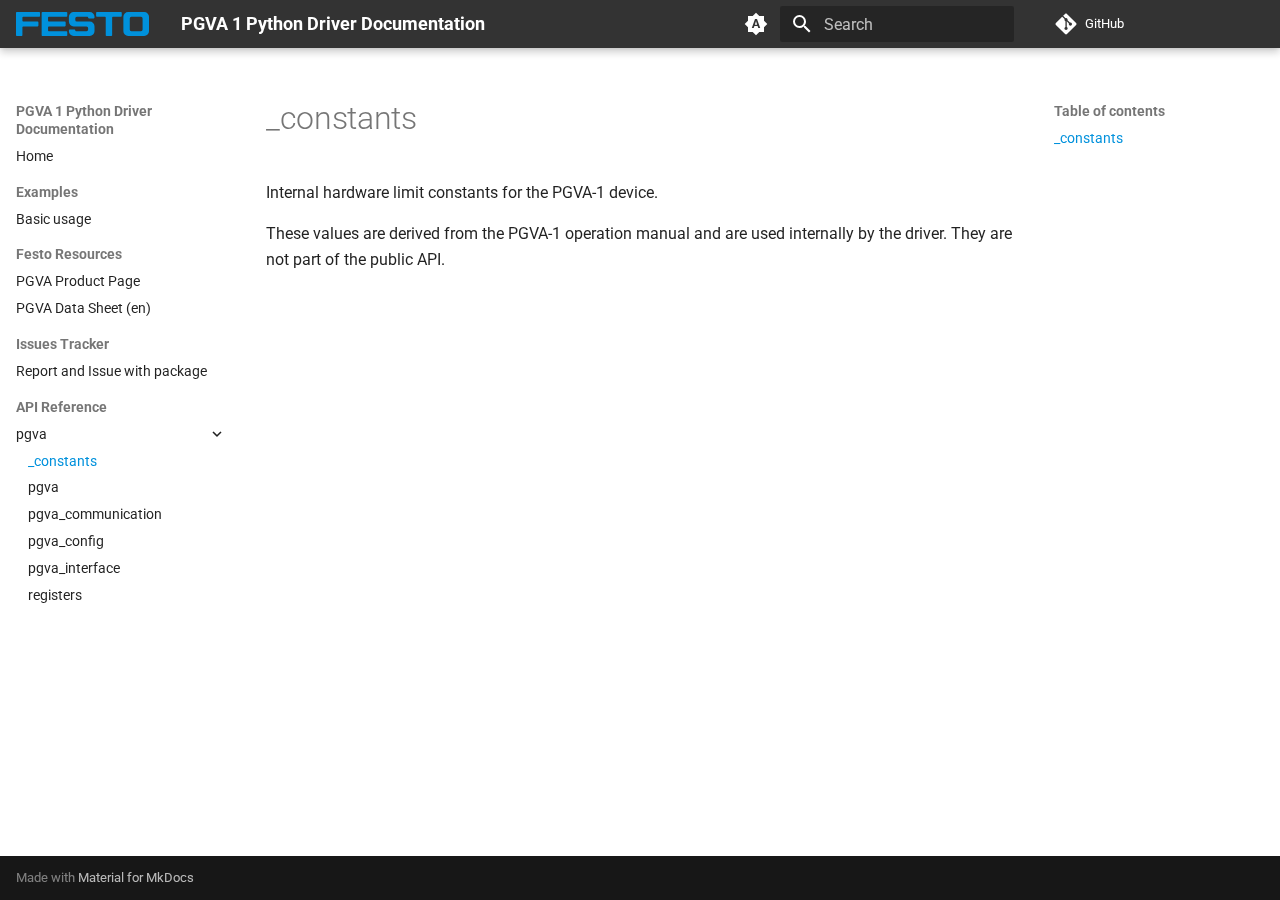
<file: autoapi/pgva/_constants/index.html>
<!doctype html>
<html lang="en" class="no-js">
  <head>
    
      <meta charset="utf-8">
      <meta name="viewport" content="width=device-width,initial-scale=1">
      
      
      
        <link rel="canonical" href="https://festo-se.github.io/festo-pgva/autoapi/pgva/_constants/">
      
      
        <link rel="prev" href="../">
      
      
        <link rel="next" href="../pgva/">
      
      
        
      
      
      <link rel="icon" href="../../../img/method.png">
      <meta name="generator" content="mkdocs-1.6.1, mkdocs-material-9.7.6">
    
    
      
        <title>_constants - PGVA 1 Python Driver Documentation</title>
      
    
    
      <link rel="stylesheet" href="../../../assets/stylesheets/main.484c7ddc.min.css">
      
        
        <link rel="stylesheet" href="../../../assets/stylesheets/palette.ab4e12ef.min.css">
      
      


    
    
      
    
    
      
        
        
        <link rel="preconnect" href="https://fonts.gstatic.com" crossorigin>
        <link rel="stylesheet" href="https://fonts.googleapis.com/css?family=Roboto:300,300i,400,400i,700,700i%7CRoboto+Mono:400,400i,700,700i&display=fallback">
        <style>:root{--md-text-font:"Roboto";--md-code-font:"Roboto Mono"}</style>
      
    
    
      <link rel="stylesheet" href="../../../assets/_mkdocstrings.css">
    
      <link rel="stylesheet" href="../../../css/extra.css">
    
      <link rel="stylesheet" href="https://www.festo.com/fonts/fonts.css">
    
    <script>__md_scope=new URL("../../..",location),__md_hash=e=>[...e].reduce(((e,_)=>(e<<5)-e+_.charCodeAt(0)),0),__md_get=(e,_=localStorage,t=__md_scope)=>JSON.parse(_.getItem(t.pathname+"."+e)),__md_set=(e,_,t=localStorage,a=__md_scope)=>{try{t.setItem(a.pathname+"."+e,JSON.stringify(_))}catch(e){}}</script>
    
      

    
    
  </head>
  
  
    
    
      
    
    
    
    
    <body dir="ltr" data-md-color-scheme="default" data-md-color-primary="indigo" data-md-color-accent="indigo">
  
    
    <input class="md-toggle" data-md-toggle="drawer" type="checkbox" id="__drawer" autocomplete="off">
    <input class="md-toggle" data-md-toggle="search" type="checkbox" id="__search" autocomplete="off">
    <label class="md-overlay" for="__drawer"></label>
    <div data-md-component="skip">
      
        
        <a href="#pgva._constants" class="md-skip">
          Skip to content
        </a>
      
    </div>
    <div data-md-component="announce">
      
    </div>
    
    
      

  

<header class="md-header md-header--shadow" data-md-component="header">
  <nav class="md-header__inner md-grid" aria-label="Header">
    <a href="../../.." title="PGVA 1 Python Driver Documentation" class="md-header__button md-logo" aria-label="PGVA 1 Python Driver Documentation" data-md-component="logo">
      
  <img src="../../../img/Festo_Logo_Caerul_Web.svg" alt="logo">

    </a>
    <label class="md-header__button md-icon" for="__drawer">
      
      <svg xmlns="http://www.w3.org/2000/svg" viewBox="0 0 24 24"><path d="M3 6h18v2H3zm0 5h18v2H3zm0 5h18v2H3z"/></svg>
    </label>
    <div class="md-header__title" data-md-component="header-title">
      <div class="md-header__ellipsis">
        <div class="md-header__topic">
          <span class="md-ellipsis">
            PGVA 1 Python Driver Documentation
          </span>
        </div>
        <div class="md-header__topic" data-md-component="header-topic">
          <span class="md-ellipsis">
            
              _constants
            
          </span>
        </div>
      </div>
    </div>
    
      
        <form class="md-header__option" data-md-component="palette">
  
    
    
    
    <input class="md-option" data-md-color-media="(prefers-color-scheme)" data-md-color-scheme="default" data-md-color-primary="indigo" data-md-color-accent="indigo"  aria-label="System preference"  type="radio" name="__palette" id="__palette_0">
    
      <label class="md-header__button md-icon" title="System preference" for="__palette_1" hidden>
        <svg xmlns="http://www.w3.org/2000/svg" viewBox="0 0 24 24"><path d="m14.3 16-.7-2h-3.2l-.7 2H7.8L11 7h2l3.2 9zM20 8.69V4h-4.69L12 .69 8.69 4H4v4.69L.69 12 4 15.31V20h4.69L12 23.31 15.31 20H20v-4.69L23.31 12zm-9.15 3.96h2.3L12 9z"/></svg>
      </label>
    
  
    
    
    
    <input class="md-option" data-md-color-media="(prefers-color-scheme: light)" data-md-color-scheme="default" data-md-color-primary="indigo" data-md-color-accent="indigo"  aria-label="Light mode"  type="radio" name="__palette" id="__palette_1">
    
      <label class="md-header__button md-icon" title="Light mode" for="__palette_2" hidden>
        <svg xmlns="http://www.w3.org/2000/svg" viewBox="0 0 24 24"><path d="M12 8a4 4 0 0 0-4 4 4 4 0 0 0 4 4 4 4 0 0 0 4-4 4 4 0 0 0-4-4m0 10a6 6 0 0 1-6-6 6 6 0 0 1 6-6 6 6 0 0 1 6 6 6 6 0 0 1-6 6m8-9.31V4h-4.69L12 .69 8.69 4H4v4.69L.69 12 4 15.31V20h4.69L12 23.31 15.31 20H20v-4.69L23.31 12z"/></svg>
      </label>
    
  
    
    
    
    <input class="md-option" data-md-color-media="(prefers-color-scheme: dark)" data-md-color-scheme="slate" data-md-color-primary="indigo" data-md-color-accent="indigo"  aria-label="Dark mode"  type="radio" name="__palette" id="__palette_2">
    
      <label class="md-header__button md-icon" title="Dark mode" for="__palette_0" hidden>
        <svg xmlns="http://www.w3.org/2000/svg" viewBox="0 0 24 24"><path d="M12 18c-.89 0-1.74-.2-2.5-.55C11.56 16.5 13 14.42 13 12s-1.44-4.5-3.5-5.45C10.26 6.2 11.11 6 12 6a6 6 0 0 1 6 6 6 6 0 0 1-6 6m8-9.31V4h-4.69L12 .69 8.69 4H4v4.69L.69 12 4 15.31V20h4.69L12 23.31 15.31 20H20v-4.69L23.31 12z"/></svg>
      </label>
    
  
</form>
      
    
    
      <script>var palette=__md_get("__palette");if(palette&&palette.color){if("(prefers-color-scheme)"===palette.color.media){var media=matchMedia("(prefers-color-scheme: light)"),input=document.querySelector(media.matches?"[data-md-color-media='(prefers-color-scheme: light)']":"[data-md-color-media='(prefers-color-scheme: dark)']");palette.color.media=input.getAttribute("data-md-color-media"),palette.color.scheme=input.getAttribute("data-md-color-scheme"),palette.color.primary=input.getAttribute("data-md-color-primary"),palette.color.accent=input.getAttribute("data-md-color-accent")}for(var[key,value]of Object.entries(palette.color))document.body.setAttribute("data-md-color-"+key,value)}</script>
    
    
    
      
      
        <label class="md-header__button md-icon" for="__search">
          
          <svg xmlns="http://www.w3.org/2000/svg" viewBox="0 0 24 24"><path d="M9.5 3A6.5 6.5 0 0 1 16 9.5c0 1.61-.59 3.09-1.56 4.23l.27.27h.79l5 5-1.5 1.5-5-5v-.79l-.27-.27A6.52 6.52 0 0 1 9.5 16 6.5 6.5 0 0 1 3 9.5 6.5 6.5 0 0 1 9.5 3m0 2C7 5 5 7 5 9.5S7 14 9.5 14 14 12 14 9.5 12 5 9.5 5"/></svg>
        </label>
        <div class="md-search" data-md-component="search" role="dialog">
  <label class="md-search__overlay" for="__search"></label>
  <div class="md-search__inner" role="search">
    <form class="md-search__form" name="search">
      <input type="text" class="md-search__input" name="query" aria-label="Search" placeholder="Search" autocapitalize="off" autocorrect="off" autocomplete="off" spellcheck="false" data-md-component="search-query" required>
      <label class="md-search__icon md-icon" for="__search">
        
        <svg xmlns="http://www.w3.org/2000/svg" viewBox="0 0 24 24"><path d="M9.5 3A6.5 6.5 0 0 1 16 9.5c0 1.61-.59 3.09-1.56 4.23l.27.27h.79l5 5-1.5 1.5-5-5v-.79l-.27-.27A6.52 6.52 0 0 1 9.5 16 6.5 6.5 0 0 1 3 9.5 6.5 6.5 0 0 1 9.5 3m0 2C7 5 5 7 5 9.5S7 14 9.5 14 14 12 14 9.5 12 5 9.5 5"/></svg>
        
        <svg xmlns="http://www.w3.org/2000/svg" viewBox="0 0 24 24"><path d="M20 11v2H8l5.5 5.5-1.42 1.42L4.16 12l7.92-7.92L13.5 5.5 8 11z"/></svg>
      </label>
      <nav class="md-search__options" aria-label="Search">
        
        <button type="reset" class="md-search__icon md-icon" title="Clear" aria-label="Clear" tabindex="-1">
          
          <svg xmlns="http://www.w3.org/2000/svg" viewBox="0 0 24 24"><path d="M19 6.41 17.59 5 12 10.59 6.41 5 5 6.41 10.59 12 5 17.59 6.41 19 12 13.41 17.59 19 19 17.59 13.41 12z"/></svg>
        </button>
      </nav>
      
    </form>
    <div class="md-search__output">
      <div class="md-search__scrollwrap" tabindex="0" data-md-scrollfix>
        <div class="md-search-result" data-md-component="search-result">
          <div class="md-search-result__meta">
            Initializing search
          </div>
          <ol class="md-search-result__list" role="presentation"></ol>
        </div>
      </div>
    </div>
  </div>
</div>
      
    
    
      <div class="md-header__source">
        <a href="https://github.com/Festo-se/festo-pgva" title="Go to repository" class="md-source" data-md-component="source">
  <div class="md-source__icon md-icon">
    
    <svg xmlns="http://www.w3.org/2000/svg" viewBox="0 0 448 512"><!--! Font Awesome Free 7.1.0 by @fontawesome - https://fontawesome.com License - https://fontawesome.com/license/free (Icons: CC BY 4.0, Fonts: SIL OFL 1.1, Code: MIT License) Copyright 2025 Fonticons, Inc.--><path d="M439.6 236.1 244 40.5c-5.4-5.5-12.8-8.5-20.4-8.5s-15 3-20.4 8.4L162.5 81l51.5 51.5c27.1-9.1 52.7 16.8 43.4 43.7l49.7 49.7c34.2-11.8 61.2 31 35.5 56.7-26.5 26.5-70.2-2.9-56-37.3L240.3 199v121.9c25.3 12.5 22.3 41.8 9.1 55-6.4 6.4-15.2 10.1-24.3 10.1s-17.8-3.6-24.3-10.1c-17.6-17.6-11.1-46.9 11.2-56v-123c-20.8-8.5-24.6-30.7-18.6-45L142.6 101 8.5 235.1C3 240.6 0 247.9 0 255.5s3 15 8.5 20.4l195.6 195.7c5.4 5.4 12.7 8.4 20.4 8.4s15-3 20.4-8.4l194.7-194.7c5.4-5.4 8.4-12.8 8.4-20.4s-3-15-8.4-20.4"/></svg>
  </div>
  <div class="md-source__repository">
    GitHub
  </div>
</a>
      </div>
    
  </nav>
  
</header>
    
    <div class="md-container" data-md-component="container">
      
      
        
          
        
      
      <main class="md-main" data-md-component="main">
        <div class="md-main__inner md-grid">
          
            
              
              <div class="md-sidebar md-sidebar--primary" data-md-component="sidebar" data-md-type="navigation" >
                <div class="md-sidebar__scrollwrap">
                  <div class="md-sidebar__inner">
                    



<nav class="md-nav md-nav--primary" aria-label="Navigation" data-md-level="0">
  <label class="md-nav__title" for="__drawer">
    <a href="../../.." title="PGVA 1 Python Driver Documentation" class="md-nav__button md-logo" aria-label="PGVA 1 Python Driver Documentation" data-md-component="logo">
      
  <img src="../../../img/Festo_Logo_Caerul_Web.svg" alt="logo">

    </a>
    PGVA 1 Python Driver Documentation
  </label>
  
    <div class="md-nav__source">
      <a href="https://github.com/Festo-se/festo-pgva" title="Go to repository" class="md-source" data-md-component="source">
  <div class="md-source__icon md-icon">
    
    <svg xmlns="http://www.w3.org/2000/svg" viewBox="0 0 448 512"><!--! Font Awesome Free 7.1.0 by @fontawesome - https://fontawesome.com License - https://fontawesome.com/license/free (Icons: CC BY 4.0, Fonts: SIL OFL 1.1, Code: MIT License) Copyright 2025 Fonticons, Inc.--><path d="M439.6 236.1 244 40.5c-5.4-5.5-12.8-8.5-20.4-8.5s-15 3-20.4 8.4L162.5 81l51.5 51.5c27.1-9.1 52.7 16.8 43.4 43.7l49.7 49.7c34.2-11.8 61.2 31 35.5 56.7-26.5 26.5-70.2-2.9-56-37.3L240.3 199v121.9c25.3 12.5 22.3 41.8 9.1 55-6.4 6.4-15.2 10.1-24.3 10.1s-17.8-3.6-24.3-10.1c-17.6-17.6-11.1-46.9 11.2-56v-123c-20.8-8.5-24.6-30.7-18.6-45L142.6 101 8.5 235.1C3 240.6 0 247.9 0 255.5s3 15 8.5 20.4l195.6 195.7c5.4 5.4 12.7 8.4 20.4 8.4s15-3 20.4-8.4l194.7-194.7c5.4-5.4 8.4-12.8 8.4-20.4s-3-15-8.4-20.4"/></svg>
  </div>
  <div class="md-source__repository">
    GitHub
  </div>
</a>
    </div>
  
  <ul class="md-nav__list" data-md-scrollfix>
    
      
      
  
  
  
  
    <li class="md-nav__item">
      <a href="../../.." class="md-nav__link">
        
  
  
  <span class="md-ellipsis">
    
  
    Home
  

    
  </span>
  
  

      </a>
    </li>
  

    
      
      
  
  
  
  
    
    
    
    
      
        
        
      
    
    
    <li class="md-nav__item md-nav__item--section md-nav__item--nested">
      
        
        
        <input class="md-nav__toggle md-toggle " type="checkbox" id="__nav_2" >
        
          
          <label class="md-nav__link" for="__nav_2" id="__nav_2_label" tabindex="">
            
  
  
  <span class="md-ellipsis">
    
  
    Examples
  

    
  </span>
  
  

            <span class="md-nav__icon md-icon"></span>
          </label>
        
        <nav class="md-nav" data-md-level="1" aria-labelledby="__nav_2_label" aria-expanded="false">
          <label class="md-nav__title" for="__nav_2">
            <span class="md-nav__icon md-icon"></span>
            
  
    Examples
  

          </label>
          <ul class="md-nav__list" data-md-scrollfix>
            
              
                
  
  
  
  
    <li class="md-nav__item">
      <a href="../../../examples/examples/" class="md-nav__link">
        
  
  
  <span class="md-ellipsis">
    
  
    Basic usage
  

    
  </span>
  
  

      </a>
    </li>
  

              
            
          </ul>
        </nav>
      
    </li>
  

    
      
      
  
  
  
  
    
    
    
    
      
        
        
      
    
    
    <li class="md-nav__item md-nav__item--section md-nav__item--nested">
      
        
        
        <input class="md-nav__toggle md-toggle " type="checkbox" id="__nav_3" >
        
          
          <label class="md-nav__link" for="__nav_3" id="__nav_3_label" tabindex="">
            
  
  
  <span class="md-ellipsis">
    
  
    Festo Resources
  

    
  </span>
  
  

            <span class="md-nav__icon md-icon"></span>
          </label>
        
        <nav class="md-nav" data-md-level="1" aria-labelledby="__nav_3_label" aria-expanded="false">
          <label class="md-nav__title" for="__nav_3">
            <span class="md-nav__icon md-icon"></span>
            
  
    Festo Resources
  

          </label>
          <ul class="md-nav__list" data-md-scrollfix>
            
              
                
  
  
  
  
    <li class="md-nav__item">
      <a href="https://www.festo.com/us/en/p/pressure-vacuum-generator-id_PGVA/" class="md-nav__link">
        
  
  
  <span class="md-ellipsis">
    
  
    PGVA Product Page
  

    
  </span>
  
  

      </a>
    </li>
  

              
            
              
                
  
  
  
  
    <li class="md-nav__item">
      <a href="https://www.festo.com/assets/attachment/en/661576" class="md-nav__link">
        
  
  
  <span class="md-ellipsis">
    
  
    PGVA Data Sheet (en)
  

    
  </span>
  
  

      </a>
    </li>
  

              
            
          </ul>
        </nav>
      
    </li>
  

    
      
      
  
  
  
  
    
    
    
    
      
        
        
      
    
    
    <li class="md-nav__item md-nav__item--section md-nav__item--nested">
      
        
        
        <input class="md-nav__toggle md-toggle " type="checkbox" id="__nav_4" >
        
          
          <label class="md-nav__link" for="__nav_4" id="__nav_4_label" tabindex="">
            
  
  
  <span class="md-ellipsis">
    
  
    Issues Tracker
  

    
  </span>
  
  

            <span class="md-nav__icon md-icon"></span>
          </label>
        
        <nav class="md-nav" data-md-level="1" aria-labelledby="__nav_4_label" aria-expanded="false">
          <label class="md-nav__title" for="__nav_4">
            <span class="md-nav__icon md-icon"></span>
            
  
    Issues Tracker
  

          </label>
          <ul class="md-nav__list" data-md-scrollfix>
            
              
                
  
  
  
  
    <li class="md-nav__item">
      <a href="https://github.com/Festo-se/festo-pgva/issues" class="md-nav__link">
        
  
  
  <span class="md-ellipsis">
    
  
    Report and Issue with package
  

    
  </span>
  
  

      </a>
    </li>
  

              
            
          </ul>
        </nav>
      
    </li>
  

    
      
      
  
  
    
  
  
  
    
    
    
    
      
        
        
      
    
    
    <li class="md-nav__item md-nav__item--active md-nav__item--section md-nav__item--nested">
      
        
        
        <input class="md-nav__toggle md-toggle " type="checkbox" id="__nav_5" checked>
        
          
          <label class="md-nav__link" for="__nav_5" id="__nav_5_label" tabindex="">
            
  
  
  <span class="md-ellipsis">
    
  
    API Reference
  

    
  </span>
  
  

            <span class="md-nav__icon md-icon"></span>
          </label>
        
        <nav class="md-nav" data-md-level="1" aria-labelledby="__nav_5_label" aria-expanded="true">
          <label class="md-nav__title" for="__nav_5">
            <span class="md-nav__icon md-icon"></span>
            
  
    API Reference
  

          </label>
          <ul class="md-nav__list" data-md-scrollfix>
            
              
                
  
  
    
  
  
  
    
    
    
    
      
    
    
    <li class="md-nav__item md-nav__item--active md-nav__item--nested">
      
        
        
        <input class="md-nav__toggle md-toggle " type="checkbox" id="__nav_5_1" checked>
        
          
          <label class="md-nav__link" for="__nav_5_1" id="__nav_5_1_label" tabindex="0">
            
  
  
  <span class="md-ellipsis">
    
  
    pgva
  

    
  </span>
  
  

            <span class="md-nav__icon md-icon"></span>
          </label>
        
        <nav class="md-nav" data-md-level="2" aria-labelledby="__nav_5_1_label" aria-expanded="true">
          <label class="md-nav__title" for="__nav_5_1">
            <span class="md-nav__icon md-icon"></span>
            
  
    pgva
  

          </label>
          <ul class="md-nav__list" data-md-scrollfix>
            
              
                
  
  
    
  
  
  
    <li class="md-nav__item md-nav__item--active">
      
      <input class="md-nav__toggle md-toggle" type="checkbox" id="__toc">
      
      
      
        <label class="md-nav__link md-nav__link--active" for="__toc">
          
  
  
  <span class="md-ellipsis">
    
  
    _constants
  

    
  </span>
  
  

          <span class="md-nav__icon md-icon"></span>
        </label>
      
      <a href="./" class="md-nav__link md-nav__link--active">
        
  
  
  <span class="md-ellipsis">
    
  
    _constants
  

    
  </span>
  
  

      </a>
      
        

<nav class="md-nav md-nav--secondary" aria-label="Table of contents">
  
  
  
  
    <label class="md-nav__title" for="__toc">
      <span class="md-nav__icon md-icon"></span>
      Table of contents
    </label>
    <ul class="md-nav__list" data-md-component="toc" data-md-scrollfix>
      
        <li class="md-nav__item">
  <a href="#pgva._constants" class="md-nav__link">
    <span class="md-ellipsis">
      
        _constants
      
    </span>
  </a>
  
</li>
      
    </ul>
  
</nav>
      
    </li>
  

              
            
              
                
  
  
  
  
    <li class="md-nav__item">
      <a href="../pgva/" class="md-nav__link">
        
  
  
  <span class="md-ellipsis">
    
  
    pgva
  

    
  </span>
  
  

      </a>
    </li>
  

              
            
              
                
  
  
  
  
    <li class="md-nav__item">
      <a href="../pgva_communication/" class="md-nav__link">
        
  
  
  <span class="md-ellipsis">
    
  
    pgva_communication
  

    
  </span>
  
  

      </a>
    </li>
  

              
            
              
                
  
  
  
  
    <li class="md-nav__item">
      <a href="../pgva_config/" class="md-nav__link">
        
  
  
  <span class="md-ellipsis">
    
  
    pgva_config
  

    
  </span>
  
  

      </a>
    </li>
  

              
            
              
                
  
  
  
  
    <li class="md-nav__item">
      <a href="../pgva_interface/" class="md-nav__link">
        
  
  
  <span class="md-ellipsis">
    
  
    pgva_interface
  

    
  </span>
  
  

      </a>
    </li>
  

              
            
              
                
  
  
  
  
    <li class="md-nav__item">
      <a href="../registers/" class="md-nav__link">
        
  
  
  <span class="md-ellipsis">
    
  
    registers
  

    
  </span>
  
  

      </a>
    </li>
  

              
            
          </ul>
        </nav>
      
    </li>
  

              
            
          </ul>
        </nav>
      
    </li>
  

    
  </ul>
</nav>
                  </div>
                </div>
              </div>
            
            
              
              <div class="md-sidebar md-sidebar--secondary" data-md-component="sidebar" data-md-type="toc" >
                <div class="md-sidebar__scrollwrap">
                  <div class="md-sidebar__inner">
                    

<nav class="md-nav md-nav--secondary" aria-label="Table of contents">
  
  
  
  
    <label class="md-nav__title" for="__toc">
      <span class="md-nav__icon md-icon"></span>
      Table of contents
    </label>
    <ul class="md-nav__list" data-md-component="toc" data-md-scrollfix>
      
        <li class="md-nav__item">
  <a href="#pgva._constants" class="md-nav__link">
    <span class="md-ellipsis">
      
        _constants
      
    </span>
  </a>
  
</li>
      
    </ul>
  
</nav>
                  </div>
                </div>
              </div>
            
          
          
            <div class="md-content" data-md-component="content">
              
              <article class="md-content__inner md-typeset">
                
                  


  
  


  <h1>_constants</h1>

<div class="doc doc-object doc-module">



<a id="pgva._constants"></a>
    <div class="doc doc-contents first">

        <p>Internal hardware limit constants for the PGVA-1 device.</p>
<p>These values are derived from the PGVA-1 operation manual and are used
internally by the driver. They are not part of the public API.</p>










<div class="doc doc-children">












  </div>

    </div>

</div>












                
              </article>
            </div>
          
          
<script>var target=document.getElementById(location.hash.slice(1));target&&target.name&&(target.checked=target.name.startsWith("__tabbed_"))</script>
        </div>
        
      </main>
      
        <footer class="md-footer">
  
  <div class="md-footer-meta md-typeset">
    <div class="md-footer-meta__inner md-grid">
      <div class="md-copyright">
  
  
    Made with
    <a href="https://squidfunk.github.io/mkdocs-material/" target="_blank" rel="noopener">
      Material for MkDocs
    </a>
  
</div>
      
    </div>
  </div>
</footer>
      
    </div>
    <div class="md-dialog" data-md-component="dialog">
      <div class="md-dialog__inner md-typeset"></div>
    </div>
    
    
    
      
      
      <script id="__config" type="application/json">{"annotate": null, "base": "../../..", "features": "navigation.sections content.code.copy content.tooltips", "search": "../../../assets/javascripts/workers/search.2c215733.min.js", "tags": null, "translations": {"clipboard.copied": "Copied to clipboard", "clipboard.copy": "Copy to clipboard", "search.result.more.one": "1 more on this page", "search.result.more.other": "# more on this page", "search.result.none": "No matching documents", "search.result.one": "1 matching document", "search.result.other": "# matching documents", "search.result.placeholder": "Type to start searching", "search.result.term.missing": "Missing", "select.version": "Select version"}, "version": null}</script>
    
    
      <script src="../../../assets/javascripts/bundle.79ae519e.min.js"></script>
      
    
  </body>
</html>
</file>
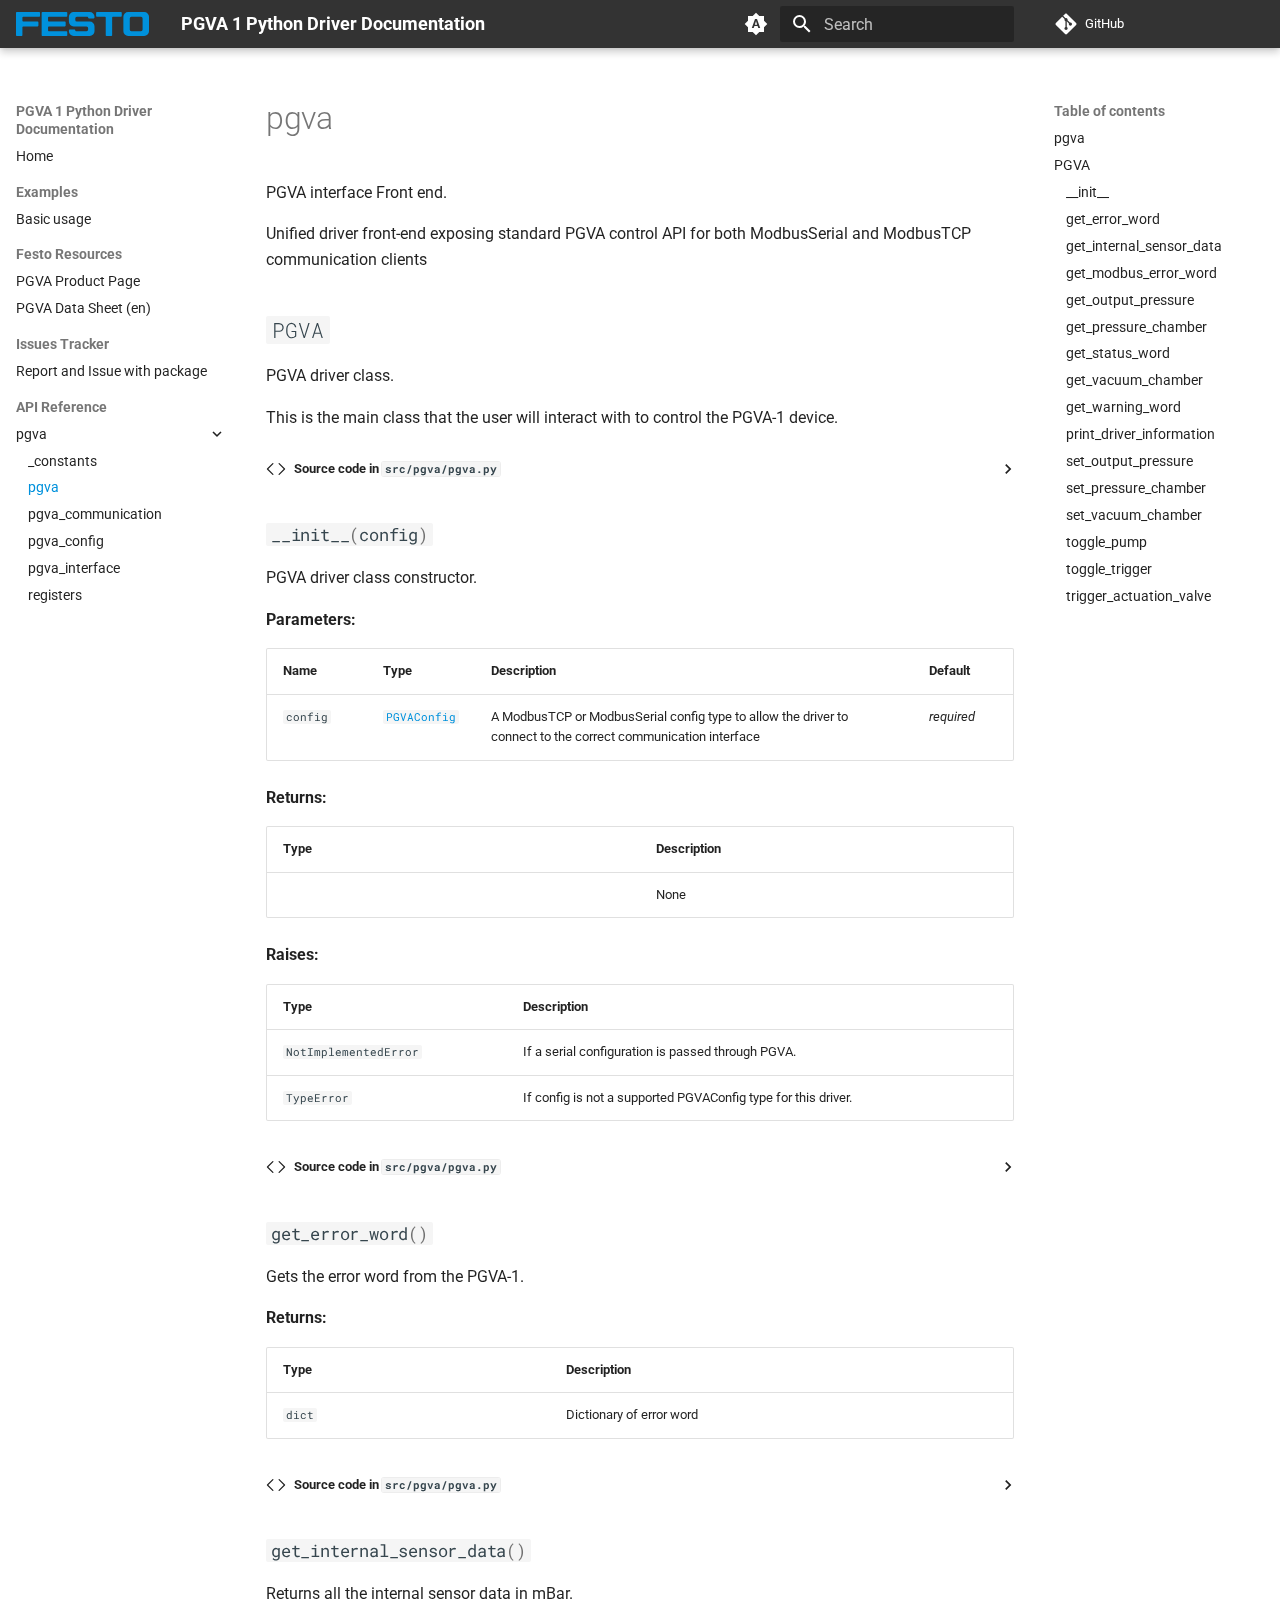
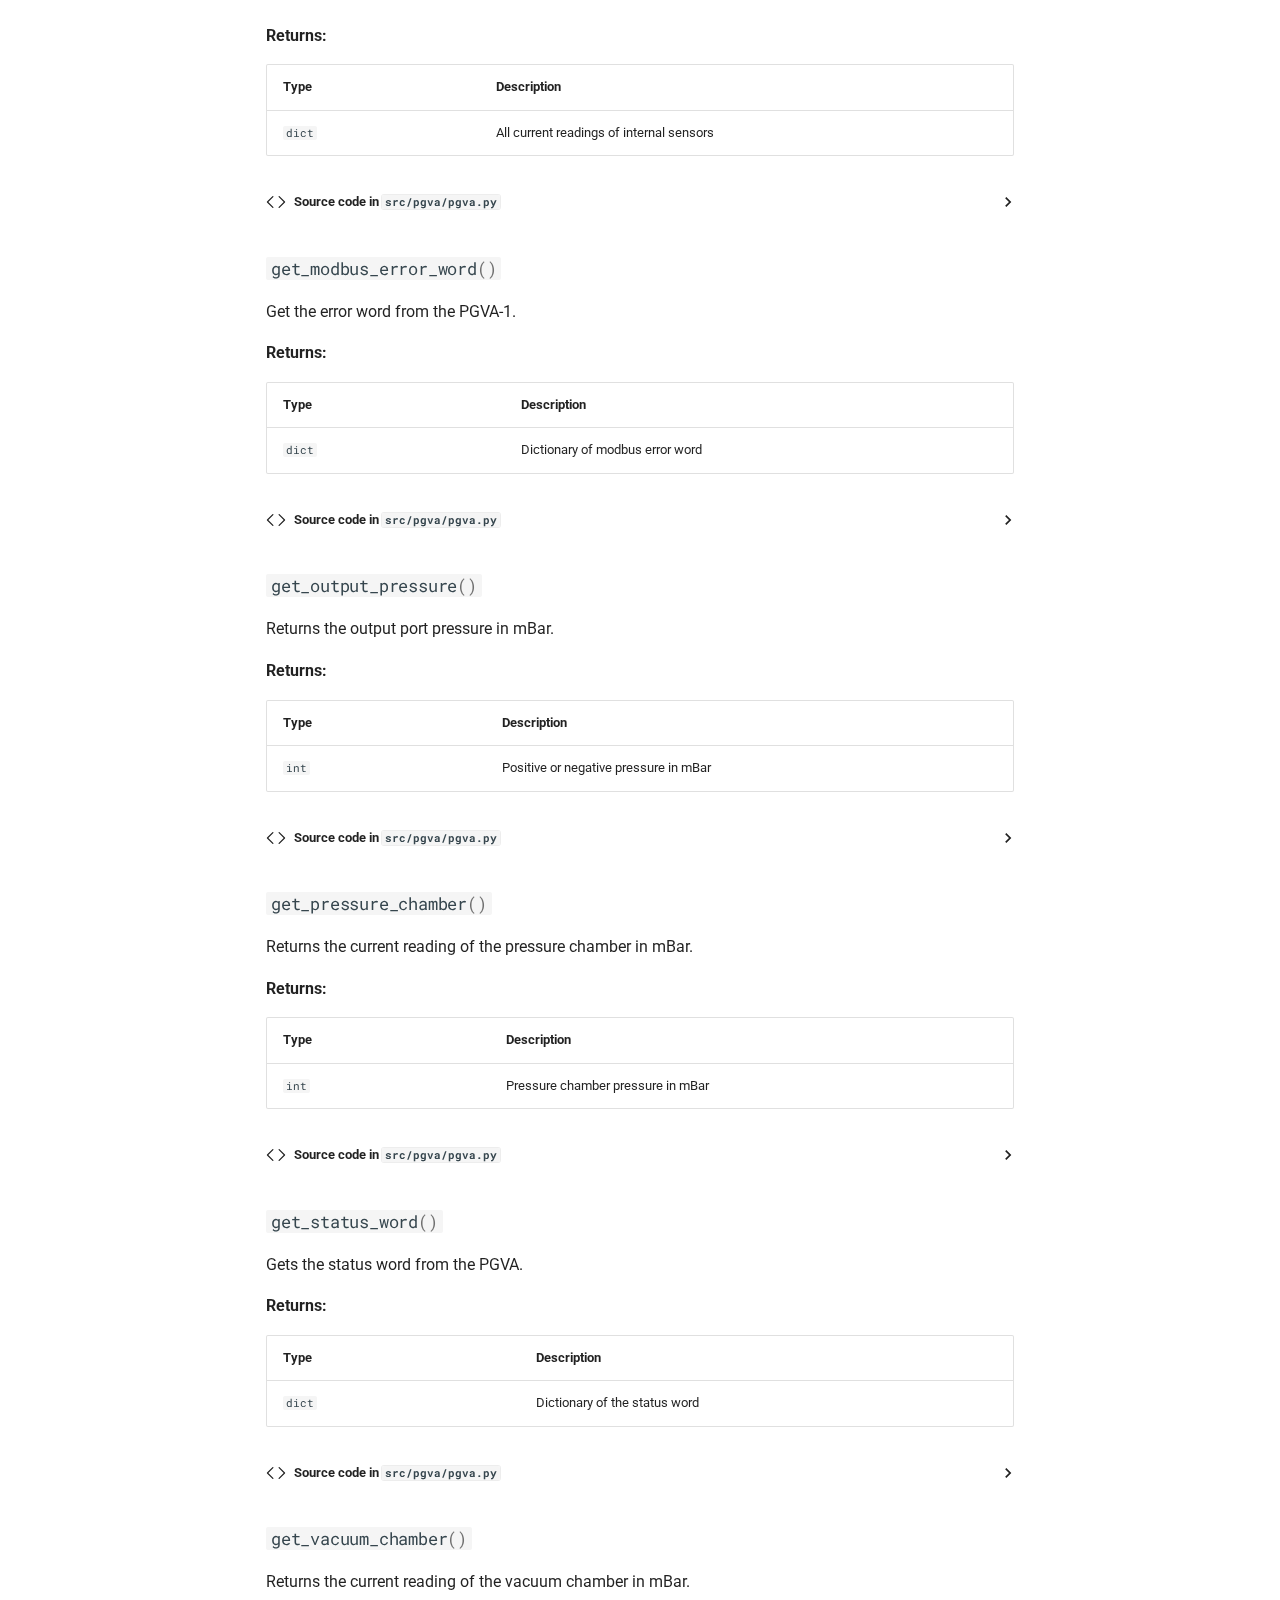
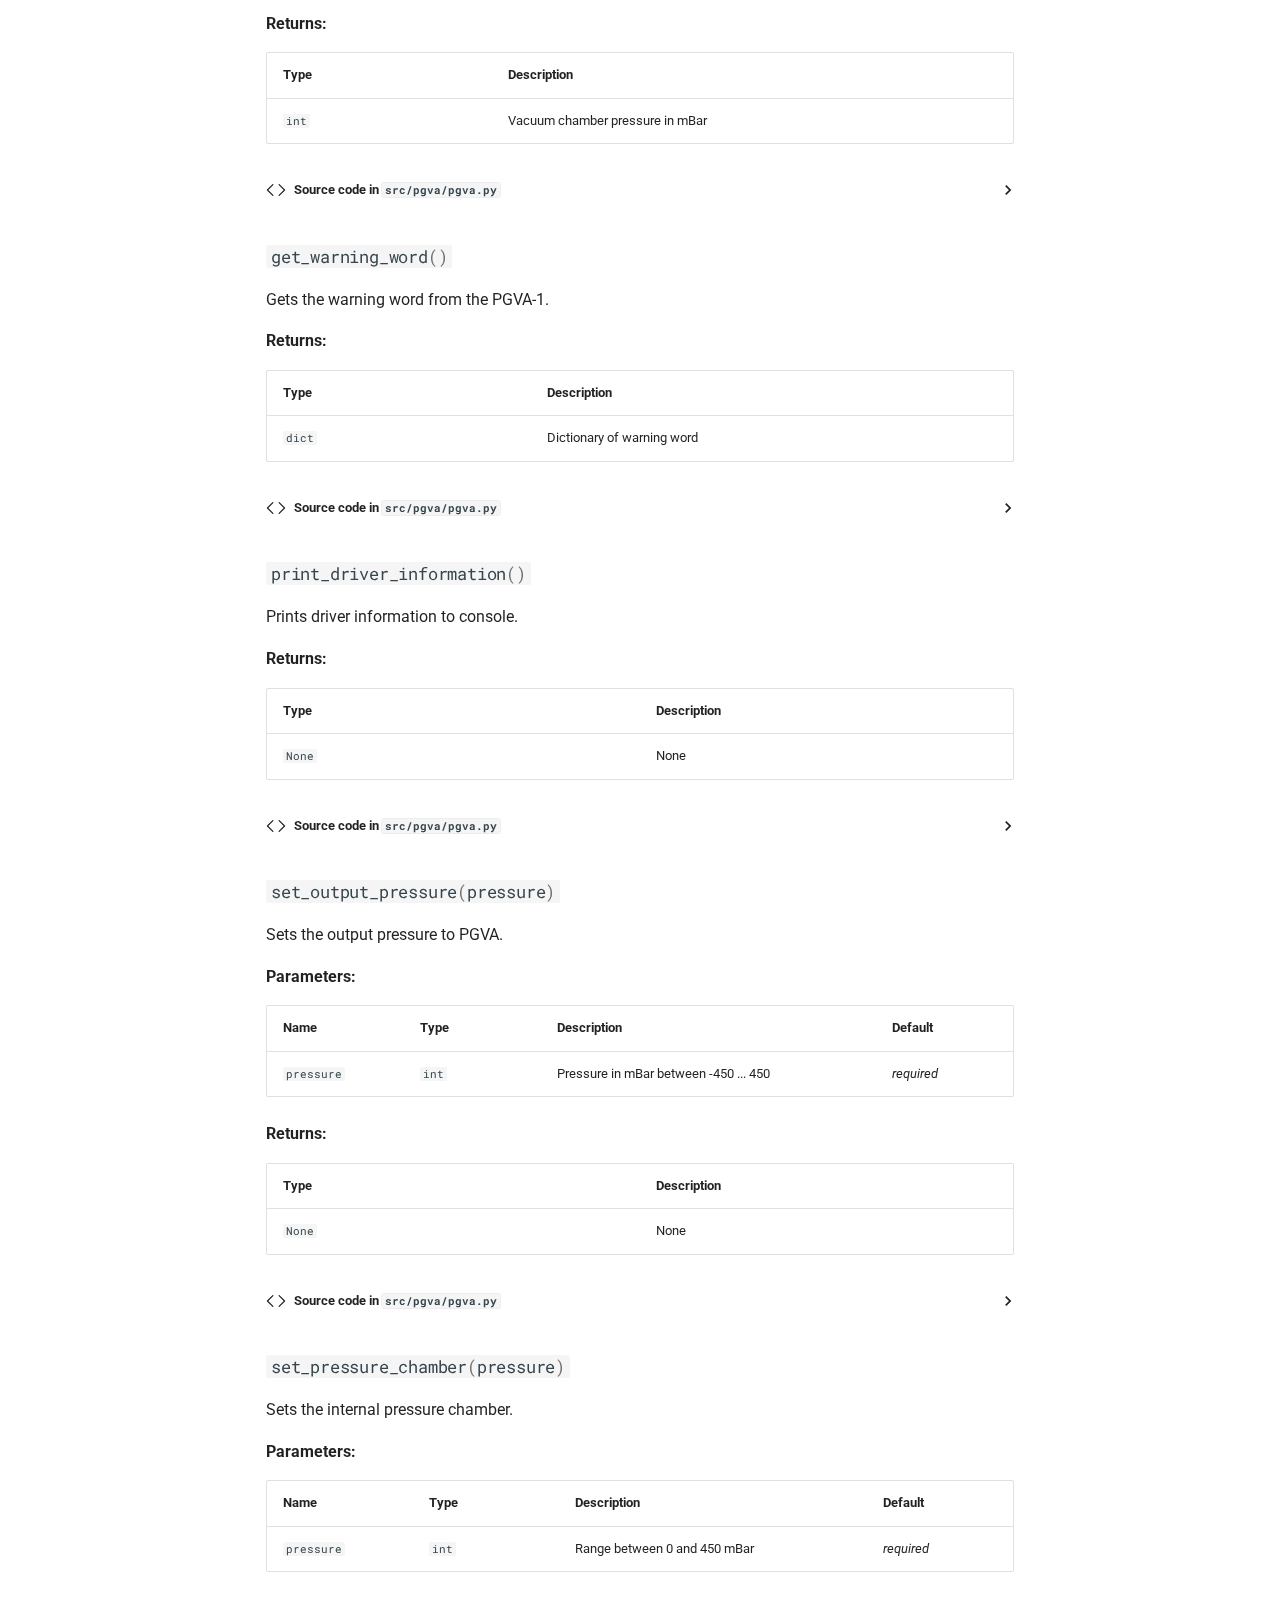
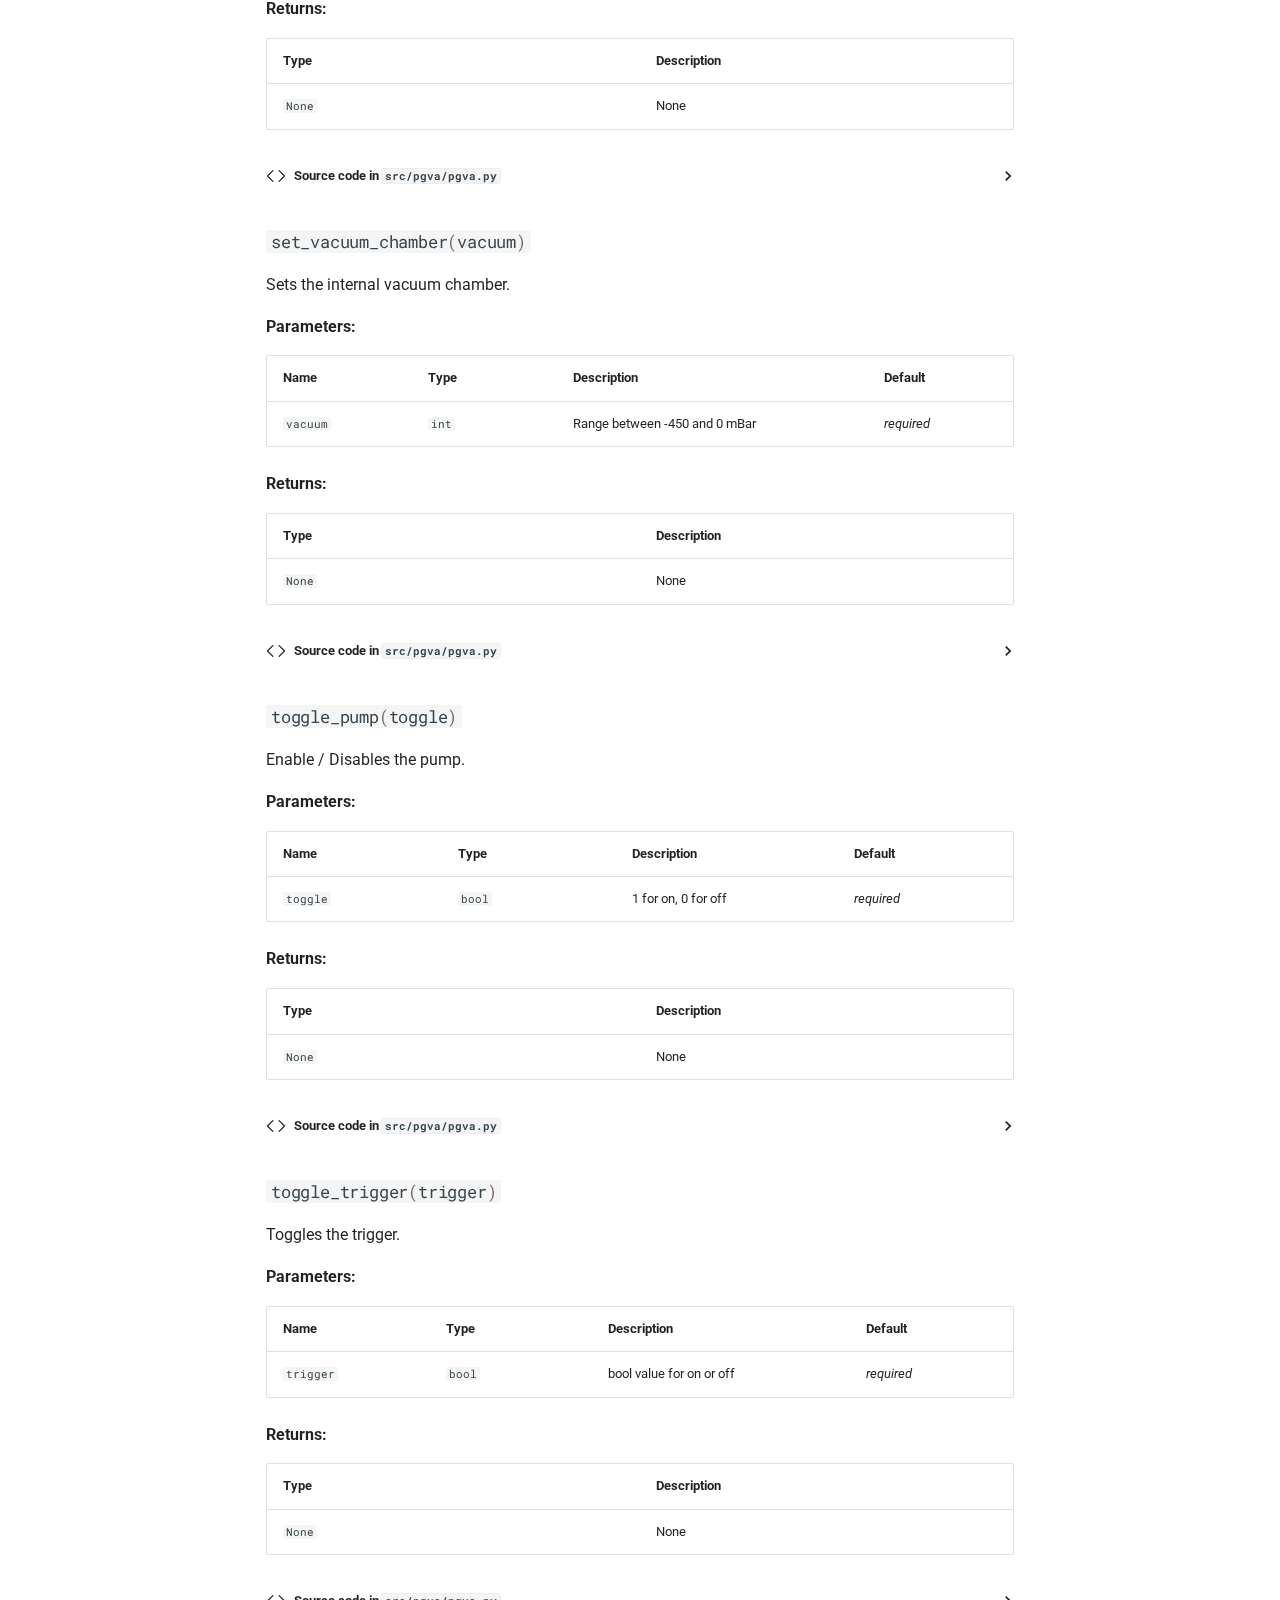
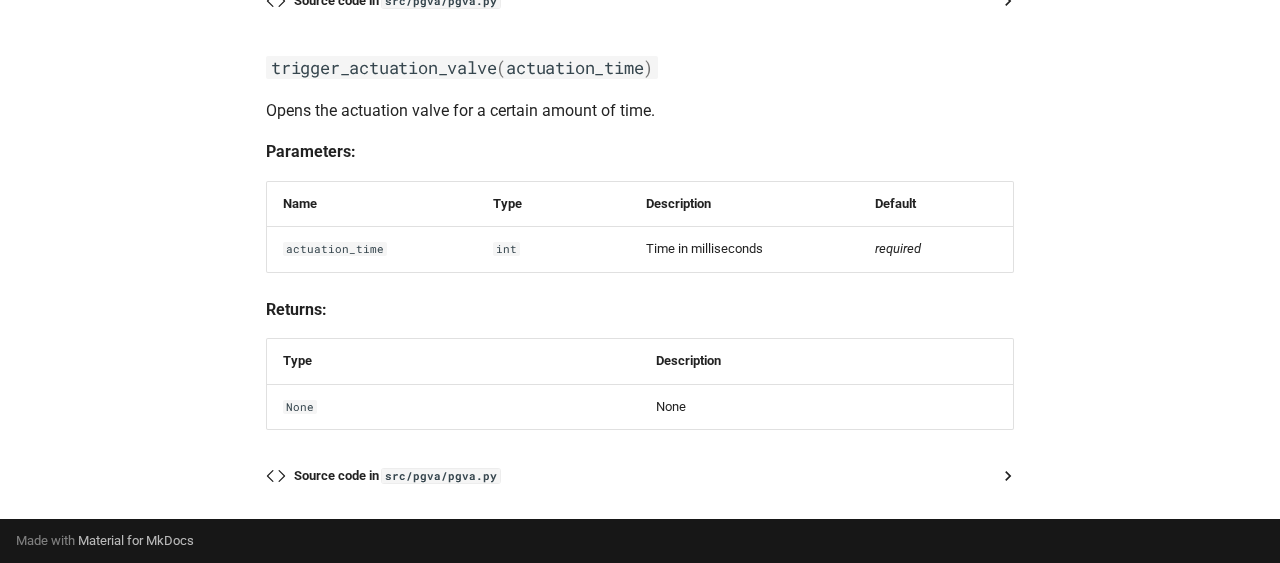
<file: autoapi/pgva/pgva/index.html>
<!doctype html>
<html lang="en" class="no-js">
  <head>
    
      <meta charset="utf-8">
      <meta name="viewport" content="width=device-width,initial-scale=1">
      
      
      
        <link rel="canonical" href="https://festo-se.github.io/festo-pgva/autoapi/pgva/pgva/">
      
      
        <link rel="prev" href="../_constants/">
      
      
        <link rel="next" href="../pgva_communication/">
      
      
        
      
      
      <link rel="icon" href="../../../img/method.png">
      <meta name="generator" content="mkdocs-1.6.1, mkdocs-material-9.7.6">
    
    
      
        <title>pgva - PGVA 1 Python Driver Documentation</title>
      
    
    
      <link rel="stylesheet" href="../../../assets/stylesheets/main.484c7ddc.min.css">
      
        
        <link rel="stylesheet" href="../../../assets/stylesheets/palette.ab4e12ef.min.css">
      
      


    
    
      
    
    
      
        
        
        <link rel="preconnect" href="https://fonts.gstatic.com" crossorigin>
        <link rel="stylesheet" href="https://fonts.googleapis.com/css?family=Roboto:300,300i,400,400i,700,700i%7CRoboto+Mono:400,400i,700,700i&display=fallback">
        <style>:root{--md-text-font:"Roboto";--md-code-font:"Roboto Mono"}</style>
      
    
    
      <link rel="stylesheet" href="../../../assets/_mkdocstrings.css">
    
      <link rel="stylesheet" href="../../../css/extra.css">
    
      <link rel="stylesheet" href="https://www.festo.com/fonts/fonts.css">
    
    <script>__md_scope=new URL("../../..",location),__md_hash=e=>[...e].reduce(((e,_)=>(e<<5)-e+_.charCodeAt(0)),0),__md_get=(e,_=localStorage,t=__md_scope)=>JSON.parse(_.getItem(t.pathname+"."+e)),__md_set=(e,_,t=localStorage,a=__md_scope)=>{try{t.setItem(a.pathname+"."+e,JSON.stringify(_))}catch(e){}}</script>
    
      

    
    
  </head>
  
  
    
    
      
    
    
    
    
    <body dir="ltr" data-md-color-scheme="default" data-md-color-primary="indigo" data-md-color-accent="indigo">
  
    
    <input class="md-toggle" data-md-toggle="drawer" type="checkbox" id="__drawer" autocomplete="off">
    <input class="md-toggle" data-md-toggle="search" type="checkbox" id="__search" autocomplete="off">
    <label class="md-overlay" for="__drawer"></label>
    <div data-md-component="skip">
      
        
        <a href="#pgva.pgva" class="md-skip">
          Skip to content
        </a>
      
    </div>
    <div data-md-component="announce">
      
    </div>
    
    
      

  

<header class="md-header md-header--shadow" data-md-component="header">
  <nav class="md-header__inner md-grid" aria-label="Header">
    <a href="../../.." title="PGVA 1 Python Driver Documentation" class="md-header__button md-logo" aria-label="PGVA 1 Python Driver Documentation" data-md-component="logo">
      
  <img src="../../../img/Festo_Logo_Caerul_Web.svg" alt="logo">

    </a>
    <label class="md-header__button md-icon" for="__drawer">
      
      <svg xmlns="http://www.w3.org/2000/svg" viewBox="0 0 24 24"><path d="M3 6h18v2H3zm0 5h18v2H3zm0 5h18v2H3z"/></svg>
    </label>
    <div class="md-header__title" data-md-component="header-title">
      <div class="md-header__ellipsis">
        <div class="md-header__topic">
          <span class="md-ellipsis">
            PGVA 1 Python Driver Documentation
          </span>
        </div>
        <div class="md-header__topic" data-md-component="header-topic">
          <span class="md-ellipsis">
            
              pgva
            
          </span>
        </div>
      </div>
    </div>
    
      
        <form class="md-header__option" data-md-component="palette">
  
    
    
    
    <input class="md-option" data-md-color-media="(prefers-color-scheme)" data-md-color-scheme="default" data-md-color-primary="indigo" data-md-color-accent="indigo"  aria-label="System preference"  type="radio" name="__palette" id="__palette_0">
    
      <label class="md-header__button md-icon" title="System preference" for="__palette_1" hidden>
        <svg xmlns="http://www.w3.org/2000/svg" viewBox="0 0 24 24"><path d="m14.3 16-.7-2h-3.2l-.7 2H7.8L11 7h2l3.2 9zM20 8.69V4h-4.69L12 .69 8.69 4H4v4.69L.69 12 4 15.31V20h4.69L12 23.31 15.31 20H20v-4.69L23.31 12zm-9.15 3.96h2.3L12 9z"/></svg>
      </label>
    
  
    
    
    
    <input class="md-option" data-md-color-media="(prefers-color-scheme: light)" data-md-color-scheme="default" data-md-color-primary="indigo" data-md-color-accent="indigo"  aria-label="Light mode"  type="radio" name="__palette" id="__palette_1">
    
      <label class="md-header__button md-icon" title="Light mode" for="__palette_2" hidden>
        <svg xmlns="http://www.w3.org/2000/svg" viewBox="0 0 24 24"><path d="M12 8a4 4 0 0 0-4 4 4 4 0 0 0 4 4 4 4 0 0 0 4-4 4 4 0 0 0-4-4m0 10a6 6 0 0 1-6-6 6 6 0 0 1 6-6 6 6 0 0 1 6 6 6 6 0 0 1-6 6m8-9.31V4h-4.69L12 .69 8.69 4H4v4.69L.69 12 4 15.31V20h4.69L12 23.31 15.31 20H20v-4.69L23.31 12z"/></svg>
      </label>
    
  
    
    
    
    <input class="md-option" data-md-color-media="(prefers-color-scheme: dark)" data-md-color-scheme="slate" data-md-color-primary="indigo" data-md-color-accent="indigo"  aria-label="Dark mode"  type="radio" name="__palette" id="__palette_2">
    
      <label class="md-header__button md-icon" title="Dark mode" for="__palette_0" hidden>
        <svg xmlns="http://www.w3.org/2000/svg" viewBox="0 0 24 24"><path d="M12 18c-.89 0-1.74-.2-2.5-.55C11.56 16.5 13 14.42 13 12s-1.44-4.5-3.5-5.45C10.26 6.2 11.11 6 12 6a6 6 0 0 1 6 6 6 6 0 0 1-6 6m8-9.31V4h-4.69L12 .69 8.69 4H4v4.69L.69 12 4 15.31V20h4.69L12 23.31 15.31 20H20v-4.69L23.31 12z"/></svg>
      </label>
    
  
</form>
      
    
    
      <script>var palette=__md_get("__palette");if(palette&&palette.color){if("(prefers-color-scheme)"===palette.color.media){var media=matchMedia("(prefers-color-scheme: light)"),input=document.querySelector(media.matches?"[data-md-color-media='(prefers-color-scheme: light)']":"[data-md-color-media='(prefers-color-scheme: dark)']");palette.color.media=input.getAttribute("data-md-color-media"),palette.color.scheme=input.getAttribute("data-md-color-scheme"),palette.color.primary=input.getAttribute("data-md-color-primary"),palette.color.accent=input.getAttribute("data-md-color-accent")}for(var[key,value]of Object.entries(palette.color))document.body.setAttribute("data-md-color-"+key,value)}</script>
    
    
    
      
      
        <label class="md-header__button md-icon" for="__search">
          
          <svg xmlns="http://www.w3.org/2000/svg" viewBox="0 0 24 24"><path d="M9.5 3A6.5 6.5 0 0 1 16 9.5c0 1.61-.59 3.09-1.56 4.23l.27.27h.79l5 5-1.5 1.5-5-5v-.79l-.27-.27A6.52 6.52 0 0 1 9.5 16 6.5 6.5 0 0 1 3 9.5 6.5 6.5 0 0 1 9.5 3m0 2C7 5 5 7 5 9.5S7 14 9.5 14 14 12 14 9.5 12 5 9.5 5"/></svg>
        </label>
        <div class="md-search" data-md-component="search" role="dialog">
  <label class="md-search__overlay" for="__search"></label>
  <div class="md-search__inner" role="search">
    <form class="md-search__form" name="search">
      <input type="text" class="md-search__input" name="query" aria-label="Search" placeholder="Search" autocapitalize="off" autocorrect="off" autocomplete="off" spellcheck="false" data-md-component="search-query" required>
      <label class="md-search__icon md-icon" for="__search">
        
        <svg xmlns="http://www.w3.org/2000/svg" viewBox="0 0 24 24"><path d="M9.5 3A6.5 6.5 0 0 1 16 9.5c0 1.61-.59 3.09-1.56 4.23l.27.27h.79l5 5-1.5 1.5-5-5v-.79l-.27-.27A6.52 6.52 0 0 1 9.5 16 6.5 6.5 0 0 1 3 9.5 6.5 6.5 0 0 1 9.5 3m0 2C7 5 5 7 5 9.5S7 14 9.5 14 14 12 14 9.5 12 5 9.5 5"/></svg>
        
        <svg xmlns="http://www.w3.org/2000/svg" viewBox="0 0 24 24"><path d="M20 11v2H8l5.5 5.5-1.42 1.42L4.16 12l7.92-7.92L13.5 5.5 8 11z"/></svg>
      </label>
      <nav class="md-search__options" aria-label="Search">
        
        <button type="reset" class="md-search__icon md-icon" title="Clear" aria-label="Clear" tabindex="-1">
          
          <svg xmlns="http://www.w3.org/2000/svg" viewBox="0 0 24 24"><path d="M19 6.41 17.59 5 12 10.59 6.41 5 5 6.41 10.59 12 5 17.59 6.41 19 12 13.41 17.59 19 19 17.59 13.41 12z"/></svg>
        </button>
      </nav>
      
    </form>
    <div class="md-search__output">
      <div class="md-search__scrollwrap" tabindex="0" data-md-scrollfix>
        <div class="md-search-result" data-md-component="search-result">
          <div class="md-search-result__meta">
            Initializing search
          </div>
          <ol class="md-search-result__list" role="presentation"></ol>
        </div>
      </div>
    </div>
  </div>
</div>
      
    
    
      <div class="md-header__source">
        <a href="https://github.com/Festo-se/festo-pgva" title="Go to repository" class="md-source" data-md-component="source">
  <div class="md-source__icon md-icon">
    
    <svg xmlns="http://www.w3.org/2000/svg" viewBox="0 0 448 512"><!--! Font Awesome Free 7.1.0 by @fontawesome - https://fontawesome.com License - https://fontawesome.com/license/free (Icons: CC BY 4.0, Fonts: SIL OFL 1.1, Code: MIT License) Copyright 2025 Fonticons, Inc.--><path d="M439.6 236.1 244 40.5c-5.4-5.5-12.8-8.5-20.4-8.5s-15 3-20.4 8.4L162.5 81l51.5 51.5c27.1-9.1 52.7 16.8 43.4 43.7l49.7 49.7c34.2-11.8 61.2 31 35.5 56.7-26.5 26.5-70.2-2.9-56-37.3L240.3 199v121.9c25.3 12.5 22.3 41.8 9.1 55-6.4 6.4-15.2 10.1-24.3 10.1s-17.8-3.6-24.3-10.1c-17.6-17.6-11.1-46.9 11.2-56v-123c-20.8-8.5-24.6-30.7-18.6-45L142.6 101 8.5 235.1C3 240.6 0 247.9 0 255.5s3 15 8.5 20.4l195.6 195.7c5.4 5.4 12.7 8.4 20.4 8.4s15-3 20.4-8.4l194.7-194.7c5.4-5.4 8.4-12.8 8.4-20.4s-3-15-8.4-20.4"/></svg>
  </div>
  <div class="md-source__repository">
    GitHub
  </div>
</a>
      </div>
    
  </nav>
  
</header>
    
    <div class="md-container" data-md-component="container">
      
      
        
          
        
      
      <main class="md-main" data-md-component="main">
        <div class="md-main__inner md-grid">
          
            
              
              <div class="md-sidebar md-sidebar--primary" data-md-component="sidebar" data-md-type="navigation" >
                <div class="md-sidebar__scrollwrap">
                  <div class="md-sidebar__inner">
                    



<nav class="md-nav md-nav--primary" aria-label="Navigation" data-md-level="0">
  <label class="md-nav__title" for="__drawer">
    <a href="../../.." title="PGVA 1 Python Driver Documentation" class="md-nav__button md-logo" aria-label="PGVA 1 Python Driver Documentation" data-md-component="logo">
      
  <img src="../../../img/Festo_Logo_Caerul_Web.svg" alt="logo">

    </a>
    PGVA 1 Python Driver Documentation
  </label>
  
    <div class="md-nav__source">
      <a href="https://github.com/Festo-se/festo-pgva" title="Go to repository" class="md-source" data-md-component="source">
  <div class="md-source__icon md-icon">
    
    <svg xmlns="http://www.w3.org/2000/svg" viewBox="0 0 448 512"><!--! Font Awesome Free 7.1.0 by @fontawesome - https://fontawesome.com License - https://fontawesome.com/license/free (Icons: CC BY 4.0, Fonts: SIL OFL 1.1, Code: MIT License) Copyright 2025 Fonticons, Inc.--><path d="M439.6 236.1 244 40.5c-5.4-5.5-12.8-8.5-20.4-8.5s-15 3-20.4 8.4L162.5 81l51.5 51.5c27.1-9.1 52.7 16.8 43.4 43.7l49.7 49.7c34.2-11.8 61.2 31 35.5 56.7-26.5 26.5-70.2-2.9-56-37.3L240.3 199v121.9c25.3 12.5 22.3 41.8 9.1 55-6.4 6.4-15.2 10.1-24.3 10.1s-17.8-3.6-24.3-10.1c-17.6-17.6-11.1-46.9 11.2-56v-123c-20.8-8.5-24.6-30.7-18.6-45L142.6 101 8.5 235.1C3 240.6 0 247.9 0 255.5s3 15 8.5 20.4l195.6 195.7c5.4 5.4 12.7 8.4 20.4 8.4s15-3 20.4-8.4l194.7-194.7c5.4-5.4 8.4-12.8 8.4-20.4s-3-15-8.4-20.4"/></svg>
  </div>
  <div class="md-source__repository">
    GitHub
  </div>
</a>
    </div>
  
  <ul class="md-nav__list" data-md-scrollfix>
    
      
      
  
  
  
  
    <li class="md-nav__item">
      <a href="../../.." class="md-nav__link">
        
  
  
  <span class="md-ellipsis">
    
  
    Home
  

    
  </span>
  
  

      </a>
    </li>
  

    
      
      
  
  
  
  
    
    
    
    
      
        
        
      
    
    
    <li class="md-nav__item md-nav__item--section md-nav__item--nested">
      
        
        
        <input class="md-nav__toggle md-toggle " type="checkbox" id="__nav_2" >
        
          
          <label class="md-nav__link" for="__nav_2" id="__nav_2_label" tabindex="">
            
  
  
  <span class="md-ellipsis">
    
  
    Examples
  

    
  </span>
  
  

            <span class="md-nav__icon md-icon"></span>
          </label>
        
        <nav class="md-nav" data-md-level="1" aria-labelledby="__nav_2_label" aria-expanded="false">
          <label class="md-nav__title" for="__nav_2">
            <span class="md-nav__icon md-icon"></span>
            
  
    Examples
  

          </label>
          <ul class="md-nav__list" data-md-scrollfix>
            
              
                
  
  
  
  
    <li class="md-nav__item">
      <a href="../../../examples/examples/" class="md-nav__link">
        
  
  
  <span class="md-ellipsis">
    
  
    Basic usage
  

    
  </span>
  
  

      </a>
    </li>
  

              
            
          </ul>
        </nav>
      
    </li>
  

    
      
      
  
  
  
  
    
    
    
    
      
        
        
      
    
    
    <li class="md-nav__item md-nav__item--section md-nav__item--nested">
      
        
        
        <input class="md-nav__toggle md-toggle " type="checkbox" id="__nav_3" >
        
          
          <label class="md-nav__link" for="__nav_3" id="__nav_3_label" tabindex="">
            
  
  
  <span class="md-ellipsis">
    
  
    Festo Resources
  

    
  </span>
  
  

            <span class="md-nav__icon md-icon"></span>
          </label>
        
        <nav class="md-nav" data-md-level="1" aria-labelledby="__nav_3_label" aria-expanded="false">
          <label class="md-nav__title" for="__nav_3">
            <span class="md-nav__icon md-icon"></span>
            
  
    Festo Resources
  

          </label>
          <ul class="md-nav__list" data-md-scrollfix>
            
              
                
  
  
  
  
    <li class="md-nav__item">
      <a href="https://www.festo.com/us/en/p/pressure-vacuum-generator-id_PGVA/" class="md-nav__link">
        
  
  
  <span class="md-ellipsis">
    
  
    PGVA Product Page
  

    
  </span>
  
  

      </a>
    </li>
  

              
            
              
                
  
  
  
  
    <li class="md-nav__item">
      <a href="https://www.festo.com/assets/attachment/en/661576" class="md-nav__link">
        
  
  
  <span class="md-ellipsis">
    
  
    PGVA Data Sheet (en)
  

    
  </span>
  
  

      </a>
    </li>
  

              
            
          </ul>
        </nav>
      
    </li>
  

    
      
      
  
  
  
  
    
    
    
    
      
        
        
      
    
    
    <li class="md-nav__item md-nav__item--section md-nav__item--nested">
      
        
        
        <input class="md-nav__toggle md-toggle " type="checkbox" id="__nav_4" >
        
          
          <label class="md-nav__link" for="__nav_4" id="__nav_4_label" tabindex="">
            
  
  
  <span class="md-ellipsis">
    
  
    Issues Tracker
  

    
  </span>
  
  

            <span class="md-nav__icon md-icon"></span>
          </label>
        
        <nav class="md-nav" data-md-level="1" aria-labelledby="__nav_4_label" aria-expanded="false">
          <label class="md-nav__title" for="__nav_4">
            <span class="md-nav__icon md-icon"></span>
            
  
    Issues Tracker
  

          </label>
          <ul class="md-nav__list" data-md-scrollfix>
            
              
                
  
  
  
  
    <li class="md-nav__item">
      <a href="https://github.com/Festo-se/festo-pgva/issues" class="md-nav__link">
        
  
  
  <span class="md-ellipsis">
    
  
    Report and Issue with package
  

    
  </span>
  
  

      </a>
    </li>
  

              
            
          </ul>
        </nav>
      
    </li>
  

    
      
      
  
  
    
  
  
  
    
    
    
    
      
        
        
      
    
    
    <li class="md-nav__item md-nav__item--active md-nav__item--section md-nav__item--nested">
      
        
        
        <input class="md-nav__toggle md-toggle " type="checkbox" id="__nav_5" checked>
        
          
          <label class="md-nav__link" for="__nav_5" id="__nav_5_label" tabindex="">
            
  
  
  <span class="md-ellipsis">
    
  
    API Reference
  

    
  </span>
  
  

            <span class="md-nav__icon md-icon"></span>
          </label>
        
        <nav class="md-nav" data-md-level="1" aria-labelledby="__nav_5_label" aria-expanded="true">
          <label class="md-nav__title" for="__nav_5">
            <span class="md-nav__icon md-icon"></span>
            
  
    API Reference
  

          </label>
          <ul class="md-nav__list" data-md-scrollfix>
            
              
                
  
  
    
  
  
  
    
    
    
    
      
    
    
    <li class="md-nav__item md-nav__item--active md-nav__item--nested">
      
        
        
        <input class="md-nav__toggle md-toggle " type="checkbox" id="__nav_5_1" checked>
        
          
          <label class="md-nav__link" for="__nav_5_1" id="__nav_5_1_label" tabindex="0">
            
  
  
  <span class="md-ellipsis">
    
  
    pgva
  

    
  </span>
  
  

            <span class="md-nav__icon md-icon"></span>
          </label>
        
        <nav class="md-nav" data-md-level="2" aria-labelledby="__nav_5_1_label" aria-expanded="true">
          <label class="md-nav__title" for="__nav_5_1">
            <span class="md-nav__icon md-icon"></span>
            
  
    pgva
  

          </label>
          <ul class="md-nav__list" data-md-scrollfix>
            
              
                
  
  
  
  
    <li class="md-nav__item">
      <a href="../_constants/" class="md-nav__link">
        
  
  
  <span class="md-ellipsis">
    
  
    _constants
  

    
  </span>
  
  

      </a>
    </li>
  

              
            
              
                
  
  
    
  
  
  
    <li class="md-nav__item md-nav__item--active">
      
      <input class="md-nav__toggle md-toggle" type="checkbox" id="__toc">
      
      
      
        <label class="md-nav__link md-nav__link--active" for="__toc">
          
  
  
  <span class="md-ellipsis">
    
  
    pgva
  

    
  </span>
  
  

          <span class="md-nav__icon md-icon"></span>
        </label>
      
      <a href="./" class="md-nav__link md-nav__link--active">
        
  
  
  <span class="md-ellipsis">
    
  
    pgva
  

    
  </span>
  
  

      </a>
      
        

<nav class="md-nav md-nav--secondary" aria-label="Table of contents">
  
  
  
  
    <label class="md-nav__title" for="__toc">
      <span class="md-nav__icon md-icon"></span>
      Table of contents
    </label>
    <ul class="md-nav__list" data-md-component="toc" data-md-scrollfix>
      
        <li class="md-nav__item">
  <a href="#pgva.pgva" class="md-nav__link">
    <span class="md-ellipsis">
      
        pgva
      
    </span>
  </a>
  
</li>
      
        <li class="md-nav__item">
  <a href="#pgva.pgva.PGVA" class="md-nav__link">
    <span class="md-ellipsis">
      
        PGVA
      
    </span>
  </a>
  
    <nav class="md-nav" aria-label="PGVA">
      <ul class="md-nav__list">
        
          <li class="md-nav__item">
  <a href="#pgva.pgva.PGVA.__init__" class="md-nav__link">
    <span class="md-ellipsis">
      
        __init__
      
    </span>
  </a>
  
</li>
        
          <li class="md-nav__item">
  <a href="#pgva.pgva.PGVA.get_error_word" class="md-nav__link">
    <span class="md-ellipsis">
      
        get_error_word
      
    </span>
  </a>
  
</li>
        
          <li class="md-nav__item">
  <a href="#pgva.pgva.PGVA.get_internal_sensor_data" class="md-nav__link">
    <span class="md-ellipsis">
      
        get_internal_sensor_data
      
    </span>
  </a>
  
</li>
        
          <li class="md-nav__item">
  <a href="#pgva.pgva.PGVA.get_modbus_error_word" class="md-nav__link">
    <span class="md-ellipsis">
      
        get_modbus_error_word
      
    </span>
  </a>
  
</li>
        
          <li class="md-nav__item">
  <a href="#pgva.pgva.PGVA.get_output_pressure" class="md-nav__link">
    <span class="md-ellipsis">
      
        get_output_pressure
      
    </span>
  </a>
  
</li>
        
          <li class="md-nav__item">
  <a href="#pgva.pgva.PGVA.get_pressure_chamber" class="md-nav__link">
    <span class="md-ellipsis">
      
        get_pressure_chamber
      
    </span>
  </a>
  
</li>
        
          <li class="md-nav__item">
  <a href="#pgva.pgva.PGVA.get_status_word" class="md-nav__link">
    <span class="md-ellipsis">
      
        get_status_word
      
    </span>
  </a>
  
</li>
        
          <li class="md-nav__item">
  <a href="#pgva.pgva.PGVA.get_vacuum_chamber" class="md-nav__link">
    <span class="md-ellipsis">
      
        get_vacuum_chamber
      
    </span>
  </a>
  
</li>
        
          <li class="md-nav__item">
  <a href="#pgva.pgva.PGVA.get_warning_word" class="md-nav__link">
    <span class="md-ellipsis">
      
        get_warning_word
      
    </span>
  </a>
  
</li>
        
          <li class="md-nav__item">
  <a href="#pgva.pgva.PGVA.print_driver_information" class="md-nav__link">
    <span class="md-ellipsis">
      
        print_driver_information
      
    </span>
  </a>
  
</li>
        
          <li class="md-nav__item">
  <a href="#pgva.pgva.PGVA.set_output_pressure" class="md-nav__link">
    <span class="md-ellipsis">
      
        set_output_pressure
      
    </span>
  </a>
  
</li>
        
          <li class="md-nav__item">
  <a href="#pgva.pgva.PGVA.set_pressure_chamber" class="md-nav__link">
    <span class="md-ellipsis">
      
        set_pressure_chamber
      
    </span>
  </a>
  
</li>
        
          <li class="md-nav__item">
  <a href="#pgva.pgva.PGVA.set_vacuum_chamber" class="md-nav__link">
    <span class="md-ellipsis">
      
        set_vacuum_chamber
      
    </span>
  </a>
  
</li>
        
          <li class="md-nav__item">
  <a href="#pgva.pgva.PGVA.toggle_pump" class="md-nav__link">
    <span class="md-ellipsis">
      
        toggle_pump
      
    </span>
  </a>
  
</li>
        
          <li class="md-nav__item">
  <a href="#pgva.pgva.PGVA.toggle_trigger" class="md-nav__link">
    <span class="md-ellipsis">
      
        toggle_trigger
      
    </span>
  </a>
  
</li>
        
          <li class="md-nav__item">
  <a href="#pgva.pgva.PGVA.trigger_actuation_valve" class="md-nav__link">
    <span class="md-ellipsis">
      
        trigger_actuation_valve
      
    </span>
  </a>
  
</li>
        
      </ul>
    </nav>
  
</li>
      
    </ul>
  
</nav>
      
    </li>
  

              
            
              
                
  
  
  
  
    <li class="md-nav__item">
      <a href="../pgva_communication/" class="md-nav__link">
        
  
  
  <span class="md-ellipsis">
    
  
    pgva_communication
  

    
  </span>
  
  

      </a>
    </li>
  

              
            
              
                
  
  
  
  
    <li class="md-nav__item">
      <a href="../pgva_config/" class="md-nav__link">
        
  
  
  <span class="md-ellipsis">
    
  
    pgva_config
  

    
  </span>
  
  

      </a>
    </li>
  

              
            
              
                
  
  
  
  
    <li class="md-nav__item">
      <a href="../pgva_interface/" class="md-nav__link">
        
  
  
  <span class="md-ellipsis">
    
  
    pgva_interface
  

    
  </span>
  
  

      </a>
    </li>
  

              
            
              
                
  
  
  
  
    <li class="md-nav__item">
      <a href="../registers/" class="md-nav__link">
        
  
  
  <span class="md-ellipsis">
    
  
    registers
  

    
  </span>
  
  

      </a>
    </li>
  

              
            
          </ul>
        </nav>
      
    </li>
  

              
            
          </ul>
        </nav>
      
    </li>
  

    
  </ul>
</nav>
                  </div>
                </div>
              </div>
            
            
              
              <div class="md-sidebar md-sidebar--secondary" data-md-component="sidebar" data-md-type="toc" >
                <div class="md-sidebar__scrollwrap">
                  <div class="md-sidebar__inner">
                    

<nav class="md-nav md-nav--secondary" aria-label="Table of contents">
  
  
  
  
    <label class="md-nav__title" for="__toc">
      <span class="md-nav__icon md-icon"></span>
      Table of contents
    </label>
    <ul class="md-nav__list" data-md-component="toc" data-md-scrollfix>
      
        <li class="md-nav__item">
  <a href="#pgva.pgva" class="md-nav__link">
    <span class="md-ellipsis">
      
        pgva
      
    </span>
  </a>
  
</li>
      
        <li class="md-nav__item">
  <a href="#pgva.pgva.PGVA" class="md-nav__link">
    <span class="md-ellipsis">
      
        PGVA
      
    </span>
  </a>
  
    <nav class="md-nav" aria-label="PGVA">
      <ul class="md-nav__list">
        
          <li class="md-nav__item">
  <a href="#pgva.pgva.PGVA.__init__" class="md-nav__link">
    <span class="md-ellipsis">
      
        __init__
      
    </span>
  </a>
  
</li>
        
          <li class="md-nav__item">
  <a href="#pgva.pgva.PGVA.get_error_word" class="md-nav__link">
    <span class="md-ellipsis">
      
        get_error_word
      
    </span>
  </a>
  
</li>
        
          <li class="md-nav__item">
  <a href="#pgva.pgva.PGVA.get_internal_sensor_data" class="md-nav__link">
    <span class="md-ellipsis">
      
        get_internal_sensor_data
      
    </span>
  </a>
  
</li>
        
          <li class="md-nav__item">
  <a href="#pgva.pgva.PGVA.get_modbus_error_word" class="md-nav__link">
    <span class="md-ellipsis">
      
        get_modbus_error_word
      
    </span>
  </a>
  
</li>
        
          <li class="md-nav__item">
  <a href="#pgva.pgva.PGVA.get_output_pressure" class="md-nav__link">
    <span class="md-ellipsis">
      
        get_output_pressure
      
    </span>
  </a>
  
</li>
        
          <li class="md-nav__item">
  <a href="#pgva.pgva.PGVA.get_pressure_chamber" class="md-nav__link">
    <span class="md-ellipsis">
      
        get_pressure_chamber
      
    </span>
  </a>
  
</li>
        
          <li class="md-nav__item">
  <a href="#pgva.pgva.PGVA.get_status_word" class="md-nav__link">
    <span class="md-ellipsis">
      
        get_status_word
      
    </span>
  </a>
  
</li>
        
          <li class="md-nav__item">
  <a href="#pgva.pgva.PGVA.get_vacuum_chamber" class="md-nav__link">
    <span class="md-ellipsis">
      
        get_vacuum_chamber
      
    </span>
  </a>
  
</li>
        
          <li class="md-nav__item">
  <a href="#pgva.pgva.PGVA.get_warning_word" class="md-nav__link">
    <span class="md-ellipsis">
      
        get_warning_word
      
    </span>
  </a>
  
</li>
        
          <li class="md-nav__item">
  <a href="#pgva.pgva.PGVA.print_driver_information" class="md-nav__link">
    <span class="md-ellipsis">
      
        print_driver_information
      
    </span>
  </a>
  
</li>
        
          <li class="md-nav__item">
  <a href="#pgva.pgva.PGVA.set_output_pressure" class="md-nav__link">
    <span class="md-ellipsis">
      
        set_output_pressure
      
    </span>
  </a>
  
</li>
        
          <li class="md-nav__item">
  <a href="#pgva.pgva.PGVA.set_pressure_chamber" class="md-nav__link">
    <span class="md-ellipsis">
      
        set_pressure_chamber
      
    </span>
  </a>
  
</li>
        
          <li class="md-nav__item">
  <a href="#pgva.pgva.PGVA.set_vacuum_chamber" class="md-nav__link">
    <span class="md-ellipsis">
      
        set_vacuum_chamber
      
    </span>
  </a>
  
</li>
        
          <li class="md-nav__item">
  <a href="#pgva.pgva.PGVA.toggle_pump" class="md-nav__link">
    <span class="md-ellipsis">
      
        toggle_pump
      
    </span>
  </a>
  
</li>
        
          <li class="md-nav__item">
  <a href="#pgva.pgva.PGVA.toggle_trigger" class="md-nav__link">
    <span class="md-ellipsis">
      
        toggle_trigger
      
    </span>
  </a>
  
</li>
        
          <li class="md-nav__item">
  <a href="#pgva.pgva.PGVA.trigger_actuation_valve" class="md-nav__link">
    <span class="md-ellipsis">
      
        trigger_actuation_valve
      
    </span>
  </a>
  
</li>
        
      </ul>
    </nav>
  
</li>
      
    </ul>
  
</nav>
                  </div>
                </div>
              </div>
            
          
          
            <div class="md-content" data-md-component="content">
              
              <article class="md-content__inner md-typeset">
                
                  


  
  


  <h1>pgva</h1>

<div class="doc doc-object doc-module">



<a id="pgva.pgva"></a>
    <div class="doc doc-contents first">

        <p>PGVA interface Front end.</p>
<p>Unified driver front-end exposing standard PGVA control API for both ModbusSerial and ModbusTCP
 communication clients</p>










<div class="doc doc-children">









<div class="doc doc-object doc-class">



<h2 id="pgva.pgva.PGVA" class="doc doc-heading">
            <code>PGVA</code>


</h2>


    <div class="doc doc-contents ">



        <p>PGVA driver class.</p>
<p>This is the main class that the user will interact with
to control the PGVA-1 device.</p>








              <details class="mkdocstrings-source">
                <summary>Source code in <code>src/pgva/pgva.py</code></summary>
                <div class="highlight"><table class="highlighttable"><tr><td class="linenos"><div class="linenodiv"><pre><span></span><span class="normal"><a href="#__codelineno-0-16"> 16</a></span>
<span class="normal"><a href="#__codelineno-0-17"> 17</a></span>
<span class="normal"><a href="#__codelineno-0-18"> 18</a></span>
<span class="normal"><a href="#__codelineno-0-19"> 19</a></span>
<span class="normal"><a href="#__codelineno-0-20"> 20</a></span>
<span class="normal"><a href="#__codelineno-0-21"> 21</a></span>
<span class="normal"><a href="#__codelineno-0-22"> 22</a></span>
<span class="normal"><a href="#__codelineno-0-23"> 23</a></span>
<span class="normal"><a href="#__codelineno-0-24"> 24</a></span>
<span class="normal"><a href="#__codelineno-0-25"> 25</a></span>
<span class="normal"><a href="#__codelineno-0-26"> 26</a></span>
<span class="normal"><a href="#__codelineno-0-27"> 27</a></span>
<span class="normal"><a href="#__codelineno-0-28"> 28</a></span>
<span class="normal"><a href="#__codelineno-0-29"> 29</a></span>
<span class="normal"><a href="#__codelineno-0-30"> 30</a></span>
<span class="normal"><a href="#__codelineno-0-31"> 31</a></span>
<span class="normal"><a href="#__codelineno-0-32"> 32</a></span>
<span class="normal"><a href="#__codelineno-0-33"> 33</a></span>
<span class="normal"><a href="#__codelineno-0-34"> 34</a></span>
<span class="normal"><a href="#__codelineno-0-35"> 35</a></span>
<span class="normal"><a href="#__codelineno-0-36"> 36</a></span>
<span class="normal"><a href="#__codelineno-0-37"> 37</a></span>
<span class="normal"><a href="#__codelineno-0-38"> 38</a></span>
<span class="normal"><a href="#__codelineno-0-39"> 39</a></span>
<span class="normal"><a href="#__codelineno-0-40"> 40</a></span>
<span class="normal"><a href="#__codelineno-0-41"> 41</a></span>
<span class="normal"><a href="#__codelineno-0-42"> 42</a></span>
<span class="normal"><a href="#__codelineno-0-43"> 43</a></span>
<span class="normal"><a href="#__codelineno-0-44"> 44</a></span>
<span class="normal"><a href="#__codelineno-0-45"> 45</a></span>
<span class="normal"><a href="#__codelineno-0-46"> 46</a></span>
<span class="normal"><a href="#__codelineno-0-47"> 47</a></span>
<span class="normal"><a href="#__codelineno-0-48"> 48</a></span>
<span class="normal"><a href="#__codelineno-0-49"> 49</a></span>
<span class="normal"><a href="#__codelineno-0-50"> 50</a></span>
<span class="normal"><a href="#__codelineno-0-51"> 51</a></span>
<span class="normal"><a href="#__codelineno-0-52"> 52</a></span>
<span class="normal"><a href="#__codelineno-0-53"> 53</a></span>
<span class="normal"><a href="#__codelineno-0-54"> 54</a></span>
<span class="normal"><a href="#__codelineno-0-55"> 55</a></span>
<span class="normal"><a href="#__codelineno-0-56"> 56</a></span>
<span class="normal"><a href="#__codelineno-0-57"> 57</a></span>
<span class="normal"><a href="#__codelineno-0-58"> 58</a></span>
<span class="normal"><a href="#__codelineno-0-59"> 59</a></span>
<span class="normal"><a href="#__codelineno-0-60"> 60</a></span>
<span class="normal"><a href="#__codelineno-0-61"> 61</a></span>
<span class="normal"><a href="#__codelineno-0-62"> 62</a></span>
<span class="normal"><a href="#__codelineno-0-63"> 63</a></span>
<span class="normal"><a href="#__codelineno-0-64"> 64</a></span>
<span class="normal"><a href="#__codelineno-0-65"> 65</a></span>
<span class="normal"><a href="#__codelineno-0-66"> 66</a></span>
<span class="normal"><a href="#__codelineno-0-67"> 67</a></span>
<span class="normal"><a href="#__codelineno-0-68"> 68</a></span>
<span class="normal"><a href="#__codelineno-0-69"> 69</a></span>
<span class="normal"><a href="#__codelineno-0-70"> 70</a></span>
<span class="normal"><a href="#__codelineno-0-71"> 71</a></span>
<span class="normal"><a href="#__codelineno-0-72"> 72</a></span>
<span class="normal"><a href="#__codelineno-0-73"> 73</a></span>
<span class="normal"><a href="#__codelineno-0-74"> 74</a></span>
<span class="normal"><a href="#__codelineno-0-75"> 75</a></span>
<span class="normal"><a href="#__codelineno-0-76"> 76</a></span>
<span class="normal"><a href="#__codelineno-0-77"> 77</a></span>
<span class="normal"><a href="#__codelineno-0-78"> 78</a></span>
<span class="normal"><a href="#__codelineno-0-79"> 79</a></span>
<span class="normal"><a href="#__codelineno-0-80"> 80</a></span>
<span class="normal"><a href="#__codelineno-0-81"> 81</a></span>
<span class="normal"><a href="#__codelineno-0-82"> 82</a></span>
<span class="normal"><a href="#__codelineno-0-83"> 83</a></span>
<span class="normal"><a href="#__codelineno-0-84"> 84</a></span>
<span class="normal"><a href="#__codelineno-0-85"> 85</a></span>
<span class="normal"><a href="#__codelineno-0-86"> 86</a></span>
<span class="normal"><a href="#__codelineno-0-87"> 87</a></span>
<span class="normal"><a href="#__codelineno-0-88"> 88</a></span>
<span class="normal"><a href="#__codelineno-0-89"> 89</a></span>
<span class="normal"><a href="#__codelineno-0-90"> 90</a></span>
<span class="normal"><a href="#__codelineno-0-91"> 91</a></span>
<span class="normal"><a href="#__codelineno-0-92"> 92</a></span>
<span class="normal"><a href="#__codelineno-0-93"> 93</a></span>
<span class="normal"><a href="#__codelineno-0-94"> 94</a></span>
<span class="normal"><a href="#__codelineno-0-95"> 95</a></span>
<span class="normal"><a href="#__codelineno-0-96"> 96</a></span>
<span class="normal"><a href="#__codelineno-0-97"> 97</a></span>
<span class="normal"><a href="#__codelineno-0-98"> 98</a></span>
<span class="normal"><a href="#__codelineno-0-99"> 99</a></span>
<span class="normal"><a href="#__codelineno-0-100">100</a></span>
<span class="normal"><a href="#__codelineno-0-101">101</a></span>
<span class="normal"><a href="#__codelineno-0-102">102</a></span>
<span class="normal"><a href="#__codelineno-0-103">103</a></span>
<span class="normal"><a href="#__codelineno-0-104">104</a></span>
<span class="normal"><a href="#__codelineno-0-105">105</a></span>
<span class="normal"><a href="#__codelineno-0-106">106</a></span>
<span class="normal"><a href="#__codelineno-0-107">107</a></span>
<span class="normal"><a href="#__codelineno-0-108">108</a></span>
<span class="normal"><a href="#__codelineno-0-109">109</a></span>
<span class="normal"><a href="#__codelineno-0-110">110</a></span>
<span class="normal"><a href="#__codelineno-0-111">111</a></span>
<span class="normal"><a href="#__codelineno-0-112">112</a></span>
<span class="normal"><a href="#__codelineno-0-113">113</a></span>
<span class="normal"><a href="#__codelineno-0-114">114</a></span>
<span class="normal"><a href="#__codelineno-0-115">115</a></span>
<span class="normal"><a href="#__codelineno-0-116">116</a></span>
<span class="normal"><a href="#__codelineno-0-117">117</a></span>
<span class="normal"><a href="#__codelineno-0-118">118</a></span>
<span class="normal"><a href="#__codelineno-0-119">119</a></span>
<span class="normal"><a href="#__codelineno-0-120">120</a></span>
<span class="normal"><a href="#__codelineno-0-121">121</a></span>
<span class="normal"><a href="#__codelineno-0-122">122</a></span>
<span class="normal"><a href="#__codelineno-0-123">123</a></span>
<span class="normal"><a href="#__codelineno-0-124">124</a></span>
<span class="normal"><a href="#__codelineno-0-125">125</a></span>
<span class="normal"><a href="#__codelineno-0-126">126</a></span>
<span class="normal"><a href="#__codelineno-0-127">127</a></span>
<span class="normal"><a href="#__codelineno-0-128">128</a></span>
<span class="normal"><a href="#__codelineno-0-129">129</a></span>
<span class="normal"><a href="#__codelineno-0-130">130</a></span>
<span class="normal"><a href="#__codelineno-0-131">131</a></span>
<span class="normal"><a href="#__codelineno-0-132">132</a></span>
<span class="normal"><a href="#__codelineno-0-133">133</a></span>
<span class="normal"><a href="#__codelineno-0-134">134</a></span>
<span class="normal"><a href="#__codelineno-0-135">135</a></span>
<span class="normal"><a href="#__codelineno-0-136">136</a></span>
<span class="normal"><a href="#__codelineno-0-137">137</a></span>
<span class="normal"><a href="#__codelineno-0-138">138</a></span>
<span class="normal"><a href="#__codelineno-0-139">139</a></span>
<span class="normal"><a href="#__codelineno-0-140">140</a></span>
<span class="normal"><a href="#__codelineno-0-141">141</a></span>
<span class="normal"><a href="#__codelineno-0-142">142</a></span>
<span class="normal"><a href="#__codelineno-0-143">143</a></span>
<span class="normal"><a href="#__codelineno-0-144">144</a></span>
<span class="normal"><a href="#__codelineno-0-145">145</a></span>
<span class="normal"><a href="#__codelineno-0-146">146</a></span>
<span class="normal"><a href="#__codelineno-0-147">147</a></span>
<span class="normal"><a href="#__codelineno-0-148">148</a></span>
<span class="normal"><a href="#__codelineno-0-149">149</a></span>
<span class="normal"><a href="#__codelineno-0-150">150</a></span>
<span class="normal"><a href="#__codelineno-0-151">151</a></span>
<span class="normal"><a href="#__codelineno-0-152">152</a></span>
<span class="normal"><a href="#__codelineno-0-153">153</a></span>
<span class="normal"><a href="#__codelineno-0-154">154</a></span>
<span class="normal"><a href="#__codelineno-0-155">155</a></span>
<span class="normal"><a href="#__codelineno-0-156">156</a></span>
<span class="normal"><a href="#__codelineno-0-157">157</a></span>
<span class="normal"><a href="#__codelineno-0-158">158</a></span>
<span class="normal"><a href="#__codelineno-0-159">159</a></span>
<span class="normal"><a href="#__codelineno-0-160">160</a></span>
<span class="normal"><a href="#__codelineno-0-161">161</a></span>
<span class="normal"><a href="#__codelineno-0-162">162</a></span>
<span class="normal"><a href="#__codelineno-0-163">163</a></span>
<span class="normal"><a href="#__codelineno-0-164">164</a></span>
<span class="normal"><a href="#__codelineno-0-165">165</a></span>
<span class="normal"><a href="#__codelineno-0-166">166</a></span>
<span class="normal"><a href="#__codelineno-0-167">167</a></span>
<span class="normal"><a href="#__codelineno-0-168">168</a></span>
<span class="normal"><a href="#__codelineno-0-169">169</a></span>
<span class="normal"><a href="#__codelineno-0-170">170</a></span>
<span class="normal"><a href="#__codelineno-0-171">171</a></span>
<span class="normal"><a href="#__codelineno-0-172">172</a></span>
<span class="normal"><a href="#__codelineno-0-173">173</a></span>
<span class="normal"><a href="#__codelineno-0-174">174</a></span>
<span class="normal"><a href="#__codelineno-0-175">175</a></span>
<span class="normal"><a href="#__codelineno-0-176">176</a></span>
<span class="normal"><a href="#__codelineno-0-177">177</a></span>
<span class="normal"><a href="#__codelineno-0-178">178</a></span>
<span class="normal"><a href="#__codelineno-0-179">179</a></span>
<span class="normal"><a href="#__codelineno-0-180">180</a></span>
<span class="normal"><a href="#__codelineno-0-181">181</a></span>
<span class="normal"><a href="#__codelineno-0-182">182</a></span>
<span class="normal"><a href="#__codelineno-0-183">183</a></span>
<span class="normal"><a href="#__codelineno-0-184">184</a></span>
<span class="normal"><a href="#__codelineno-0-185">185</a></span>
<span class="normal"><a href="#__codelineno-0-186">186</a></span>
<span class="normal"><a href="#__codelineno-0-187">187</a></span>
<span class="normal"><a href="#__codelineno-0-188">188</a></span>
<span class="normal"><a href="#__codelineno-0-189">189</a></span>
<span class="normal"><a href="#__codelineno-0-190">190</a></span>
<span class="normal"><a href="#__codelineno-0-191">191</a></span>
<span class="normal"><a href="#__codelineno-0-192">192</a></span>
<span class="normal"><a href="#__codelineno-0-193">193</a></span>
<span class="normal"><a href="#__codelineno-0-194">194</a></span>
<span class="normal"><a href="#__codelineno-0-195">195</a></span>
<span class="normal"><a href="#__codelineno-0-196">196</a></span>
<span class="normal"><a href="#__codelineno-0-197">197</a></span>
<span class="normal"><a href="#__codelineno-0-198">198</a></span>
<span class="normal"><a href="#__codelineno-0-199">199</a></span>
<span class="normal"><a href="#__codelineno-0-200">200</a></span>
<span class="normal"><a href="#__codelineno-0-201">201</a></span>
<span class="normal"><a href="#__codelineno-0-202">202</a></span>
<span class="normal"><a href="#__codelineno-0-203">203</a></span>
<span class="normal"><a href="#__codelineno-0-204">204</a></span>
<span class="normal"><a href="#__codelineno-0-205">205</a></span>
<span class="normal"><a href="#__codelineno-0-206">206</a></span>
<span class="normal"><a href="#__codelineno-0-207">207</a></span>
<span class="normal"><a href="#__codelineno-0-208">208</a></span>
<span class="normal"><a href="#__codelineno-0-209">209</a></span>
<span class="normal"><a href="#__codelineno-0-210">210</a></span>
<span class="normal"><a href="#__codelineno-0-211">211</a></span>
<span class="normal"><a href="#__codelineno-0-212">212</a></span>
<span class="normal"><a href="#__codelineno-0-213">213</a></span>
<span class="normal"><a href="#__codelineno-0-214">214</a></span>
<span class="normal"><a href="#__codelineno-0-215">215</a></span>
<span class="normal"><a href="#__codelineno-0-216">216</a></span>
<span class="normal"><a href="#__codelineno-0-217">217</a></span>
<span class="normal"><a href="#__codelineno-0-218">218</a></span>
<span class="normal"><a href="#__codelineno-0-219">219</a></span>
<span class="normal"><a href="#__codelineno-0-220">220</a></span>
<span class="normal"><a href="#__codelineno-0-221">221</a></span>
<span class="normal"><a href="#__codelineno-0-222">222</a></span>
<span class="normal"><a href="#__codelineno-0-223">223</a></span>
<span class="normal"><a href="#__codelineno-0-224">224</a></span>
<span class="normal"><a href="#__codelineno-0-225">225</a></span>
<span class="normal"><a href="#__codelineno-0-226">226</a></span>
<span class="normal"><a href="#__codelineno-0-227">227</a></span>
<span class="normal"><a href="#__codelineno-0-228">228</a></span>
<span class="normal"><a href="#__codelineno-0-229">229</a></span>
<span class="normal"><a href="#__codelineno-0-230">230</a></span>
<span class="normal"><a href="#__codelineno-0-231">231</a></span>
<span class="normal"><a href="#__codelineno-0-232">232</a></span>
<span class="normal"><a href="#__codelineno-0-233">233</a></span>
<span class="normal"><a href="#__codelineno-0-234">234</a></span>
<span class="normal"><a href="#__codelineno-0-235">235</a></span>
<span class="normal"><a href="#__codelineno-0-236">236</a></span>
<span class="normal"><a href="#__codelineno-0-237">237</a></span>
<span class="normal"><a href="#__codelineno-0-238">238</a></span></pre></div></td><td class="code"><div><pre><span></span><code><a id="__codelineno-0-16" name="__codelineno-0-16"></a><span class="k">class</span><span class="w"> </span><span class="nc">PGVA</span><span class="p">:</span>
<a id="__codelineno-0-17" name="__codelineno-0-17"></a><span class="w">    </span><span class="sd">&quot;&quot;&quot;</span>
<a id="__codelineno-0-18" name="__codelineno-0-18"></a><span class="sd">    PGVA driver class.</span>
<a id="__codelineno-0-19" name="__codelineno-0-19"></a>
<a id="__codelineno-0-20" name="__codelineno-0-20"></a><span class="sd">    This is the main class that the user will interact with</span>
<a id="__codelineno-0-21" name="__codelineno-0-21"></a><span class="sd">    to control the PGVA-1 device.</span>
<a id="__codelineno-0-22" name="__codelineno-0-22"></a><span class="sd">    &quot;&quot;&quot;</span>
<a id="__codelineno-0-23" name="__codelineno-0-23"></a>
<a id="__codelineno-0-24" name="__codelineno-0-24"></a>    <span class="n">_backend</span><span class="p">:</span> <span class="n">PGVAModbusClient</span>
<a id="__codelineno-0-25" name="__codelineno-0-25"></a>
<a id="__codelineno-0-26" name="__codelineno-0-26"></a>    <span class="k">def</span><span class="w"> </span><span class="fm">__init__</span><span class="p">(</span><span class="bp">self</span><span class="p">,</span> <span class="n">config</span><span class="p">:</span> <span class="n">PGVAConfig</span><span class="p">):</span>
<a id="__codelineno-0-27" name="__codelineno-0-27"></a><span class="w">        </span><span class="sd">&quot;&quot;&quot;</span>
<a id="__codelineno-0-28" name="__codelineno-0-28"></a><span class="sd">        PGVA driver class constructor.</span>
<a id="__codelineno-0-29" name="__codelineno-0-29"></a>
<a id="__codelineno-0-30" name="__codelineno-0-30"></a><span class="sd">        Args:</span>
<a id="__codelineno-0-31" name="__codelineno-0-31"></a><span class="sd">            config (PGVAConfig): A ModbusTCP or ModbusSerial config</span>
<a id="__codelineno-0-32" name="__codelineno-0-32"></a><span class="sd">                    type to allow the driver to connect to the</span>
<a id="__codelineno-0-33" name="__codelineno-0-33"></a><span class="sd">                    correct communication interface</span>
<a id="__codelineno-0-34" name="__codelineno-0-34"></a>
<a id="__codelineno-0-35" name="__codelineno-0-35"></a><span class="sd">        Returns:</span>
<a id="__codelineno-0-36" name="__codelineno-0-36"></a><span class="sd">            None</span>
<a id="__codelineno-0-37" name="__codelineno-0-37"></a>
<a id="__codelineno-0-38" name="__codelineno-0-38"></a><span class="sd">        Raises:</span>
<a id="__codelineno-0-39" name="__codelineno-0-39"></a><span class="sd">            NotImplementedError: If a serial configuration is passed through PGVA.</span>
<a id="__codelineno-0-40" name="__codelineno-0-40"></a><span class="sd">            TypeError: If config is not a supported PGVAConfig type for this driver.</span>
<a id="__codelineno-0-41" name="__codelineno-0-41"></a><span class="sd">        &quot;&quot;&quot;</span>
<a id="__codelineno-0-42" name="__codelineno-0-42"></a>        <span class="k">if</span> <span class="nb">isinstance</span><span class="p">(</span><span class="n">config</span><span class="p">,</span> <span class="n">PGVAConfig</span><span class="p">):</span>
<a id="__codelineno-0-43" name="__codelineno-0-43"></a>            <span class="bp">self</span><span class="o">.</span><span class="n">_config</span> <span class="o">=</span> <span class="n">config</span>
<a id="__codelineno-0-44" name="__codelineno-0-44"></a>            <span class="k">match</span> <span class="n">config</span><span class="p">:</span>
<a id="__codelineno-0-45" name="__codelineno-0-45"></a>                <span class="k">case</span> <span class="n">PGVASerialConfig</span><span class="p">():</span>
<a id="__codelineno-0-46" name="__codelineno-0-46"></a>                    <span class="n">logger</span><span class="o">.</span><span class="n">error</span><span class="p">(</span><span class="s2">&quot;&quot;&quot;</span>
<a id="__codelineno-0-47" name="__codelineno-0-47"></a><span class="s2">                        Serial support for PGVA communication is currently experimental.</span>
<a id="__codelineno-0-48" name="__codelineno-0-48"></a><span class="s2">                        The serial connected can be tested explicitly by instantiating PGVAModbusSerial and passing in the communication backend explicitly.</span>
<a id="__codelineno-0-49" name="__codelineno-0-49"></a><span class="s2">                    &quot;&quot;&quot;</span><span class="p">)</span>
<a id="__codelineno-0-50" name="__codelineno-0-50"></a>                    <span class="k">raise</span> <span class="ne">NotImplementedError</span><span class="p">(</span><span class="s2">&quot;Serial communication is experimental and must be invoked directly&quot;</span><span class="p">)</span>
<a id="__codelineno-0-51" name="__codelineno-0-51"></a>                    <span class="bp">self</span><span class="o">.</span><span class="n">_backend</span> <span class="o">=</span> <span class="n">PGVAModbusSerial</span><span class="p">(</span><span class="n">config</span><span class="o">=</span><span class="bp">self</span><span class="o">.</span><span class="n">_config</span><span class="p">)</span>
<a id="__codelineno-0-52" name="__codelineno-0-52"></a>                    <span class="n">logger</span><span class="o">.</span><span class="n">debug</span><span class="p">(</span><span class="s2">&quot;PGVA front-end initialised with serial backend&quot;</span><span class="p">)</span>
<a id="__codelineno-0-53" name="__codelineno-0-53"></a>                <span class="k">case</span> <span class="n">PGVATCPConfig</span><span class="p">():</span>
<a id="__codelineno-0-54" name="__codelineno-0-54"></a>                    <span class="bp">self</span><span class="o">.</span><span class="n">_backend</span> <span class="o">=</span> <span class="n">PGVAModbusTCP</span><span class="p">(</span><span class="n">config</span><span class="o">=</span><span class="bp">self</span><span class="o">.</span><span class="n">_config</span><span class="p">)</span>
<a id="__codelineno-0-55" name="__codelineno-0-55"></a>                    <span class="n">logger</span><span class="o">.</span><span class="n">debug</span><span class="p">(</span><span class="s2">&quot;PGVA front-end initialised with TCP backend&quot;</span><span class="p">)</span>
<a id="__codelineno-0-56" name="__codelineno-0-56"></a>        <span class="k">else</span><span class="p">:</span>
<a id="__codelineno-0-57" name="__codelineno-0-57"></a>            <span class="n">logger</span><span class="o">.</span><span class="n">error</span><span class="p">(</span><span class="s2">&quot;Unsupported configuration type passed to PGVA: </span><span class="si">%s</span><span class="s2">&quot;</span><span class="p">,</span> <span class="nb">type</span><span class="p">(</span><span class="n">config</span><span class="p">)</span><span class="o">.</span><span class="vm">__name__</span><span class="p">)</span>
<a id="__codelineno-0-58" name="__codelineno-0-58"></a>            <span class="k">raise</span> <span class="ne">TypeError</span><span class="p">(</span><span class="s2">&quot;Error, configuration passed in is not supported by driver&quot;</span><span class="p">)</span>
<a id="__codelineno-0-59" name="__codelineno-0-59"></a>
<a id="__codelineno-0-60" name="__codelineno-0-60"></a>    <span class="k">def</span><span class="w"> </span><span class="nf">set_output_pressure</span><span class="p">(</span><span class="bp">self</span><span class="p">,</span> <span class="n">pressure</span><span class="p">:</span> <span class="nb">int</span><span class="p">)</span> <span class="o">-&gt;</span> <span class="kc">None</span><span class="p">:</span>
<a id="__codelineno-0-61" name="__codelineno-0-61"></a><span class="w">        </span><span class="sd">&quot;&quot;&quot;</span>
<a id="__codelineno-0-62" name="__codelineno-0-62"></a><span class="sd">        Sets the output pressure to PGVA.</span>
<a id="__codelineno-0-63" name="__codelineno-0-63"></a>
<a id="__codelineno-0-64" name="__codelineno-0-64"></a><span class="sd">        Args:</span>
<a id="__codelineno-0-65" name="__codelineno-0-65"></a><span class="sd">            pressure (int): Pressure in mBar between -450 ... 450</span>
<a id="__codelineno-0-66" name="__codelineno-0-66"></a>
<a id="__codelineno-0-67" name="__codelineno-0-67"></a><span class="sd">        Returns:</span>
<a id="__codelineno-0-68" name="__codelineno-0-68"></a><span class="sd">            None</span>
<a id="__codelineno-0-69" name="__codelineno-0-69"></a><span class="sd">        &quot;&quot;&quot;</span>
<a id="__codelineno-0-70" name="__codelineno-0-70"></a>        <span class="bp">self</span><span class="o">.</span><span class="n">_backend</span><span class="o">.</span><span class="n">set_output_pressure</span><span class="p">(</span><span class="n">pressure</span><span class="p">)</span>
<a id="__codelineno-0-71" name="__codelineno-0-71"></a>
<a id="__codelineno-0-72" name="__codelineno-0-72"></a>    <span class="k">def</span><span class="w"> </span><span class="nf">trigger_actuation_valve</span><span class="p">(</span><span class="bp">self</span><span class="p">,</span> <span class="n">actuation_time</span><span class="p">:</span> <span class="nb">int</span><span class="p">)</span> <span class="o">-&gt;</span> <span class="kc">None</span><span class="p">:</span>
<a id="__codelineno-0-73" name="__codelineno-0-73"></a><span class="w">        </span><span class="sd">&quot;&quot;&quot;</span>
<a id="__codelineno-0-74" name="__codelineno-0-74"></a><span class="sd">        Opens the actuation valve for a certain amount of time.</span>
<a id="__codelineno-0-75" name="__codelineno-0-75"></a>
<a id="__codelineno-0-76" name="__codelineno-0-76"></a><span class="sd">        Args:</span>
<a id="__codelineno-0-77" name="__codelineno-0-77"></a><span class="sd">            actuation_time (int): Time in milliseconds</span>
<a id="__codelineno-0-78" name="__codelineno-0-78"></a>
<a id="__codelineno-0-79" name="__codelineno-0-79"></a><span class="sd">        Returns:</span>
<a id="__codelineno-0-80" name="__codelineno-0-80"></a><span class="sd">            None</span>
<a id="__codelineno-0-81" name="__codelineno-0-81"></a><span class="sd">        &quot;&quot;&quot;</span>
<a id="__codelineno-0-82" name="__codelineno-0-82"></a>        <span class="bp">self</span><span class="o">.</span><span class="n">_backend</span><span class="o">.</span><span class="n">set_actuation_time</span><span class="p">(</span><span class="n">actuation_time</span><span class="o">=</span><span class="n">actuation_time</span><span class="p">)</span>
<a id="__codelineno-0-83" name="__codelineno-0-83"></a>
<a id="__codelineno-0-84" name="__codelineno-0-84"></a>    <span class="k">def</span><span class="w"> </span><span class="nf">set_pressure_chamber</span><span class="p">(</span><span class="bp">self</span><span class="p">,</span> <span class="n">pressure</span><span class="p">:</span> <span class="nb">int</span><span class="p">)</span> <span class="o">-&gt;</span> <span class="kc">None</span><span class="p">:</span>
<a id="__codelineno-0-85" name="__codelineno-0-85"></a><span class="w">        </span><span class="sd">&quot;&quot;&quot;</span>
<a id="__codelineno-0-86" name="__codelineno-0-86"></a><span class="sd">        Sets the internal pressure chamber.</span>
<a id="__codelineno-0-87" name="__codelineno-0-87"></a>
<a id="__codelineno-0-88" name="__codelineno-0-88"></a><span class="sd">        Args:</span>
<a id="__codelineno-0-89" name="__codelineno-0-89"></a><span class="sd">            pressure (int): Range between 0 and 450 mBar</span>
<a id="__codelineno-0-90" name="__codelineno-0-90"></a>
<a id="__codelineno-0-91" name="__codelineno-0-91"></a><span class="sd">        Returns:</span>
<a id="__codelineno-0-92" name="__codelineno-0-92"></a><span class="sd">            None</span>
<a id="__codelineno-0-93" name="__codelineno-0-93"></a><span class="sd">        &quot;&quot;&quot;</span>
<a id="__codelineno-0-94" name="__codelineno-0-94"></a>        <span class="bp">self</span><span class="o">.</span><span class="n">_backend</span><span class="o">.</span><span class="n">set_pressure_chamber</span><span class="p">(</span><span class="n">pressure</span><span class="p">)</span>
<a id="__codelineno-0-95" name="__codelineno-0-95"></a>
<a id="__codelineno-0-96" name="__codelineno-0-96"></a>    <span class="k">def</span><span class="w"> </span><span class="nf">set_vacuum_chamber</span><span class="p">(</span><span class="bp">self</span><span class="p">,</span> <span class="n">vacuum</span><span class="p">:</span> <span class="nb">int</span><span class="p">)</span> <span class="o">-&gt;</span> <span class="kc">None</span><span class="p">:</span>
<a id="__codelineno-0-97" name="__codelineno-0-97"></a><span class="w">        </span><span class="sd">&quot;&quot;&quot;</span>
<a id="__codelineno-0-98" name="__codelineno-0-98"></a><span class="sd">        Sets the internal vacuum chamber.</span>
<a id="__codelineno-0-99" name="__codelineno-0-99"></a>
<a id="__codelineno-0-100" name="__codelineno-0-100"></a><span class="sd">        Args:</span>
<a id="__codelineno-0-101" name="__codelineno-0-101"></a><span class="sd">            vacuum (int): Range between -450 and 0 mBar</span>
<a id="__codelineno-0-102" name="__codelineno-0-102"></a>
<a id="__codelineno-0-103" name="__codelineno-0-103"></a><span class="sd">        Returns:</span>
<a id="__codelineno-0-104" name="__codelineno-0-104"></a><span class="sd">            None</span>
<a id="__codelineno-0-105" name="__codelineno-0-105"></a><span class="sd">        &quot;&quot;&quot;</span>
<a id="__codelineno-0-106" name="__codelineno-0-106"></a>        <span class="bp">self</span><span class="o">.</span><span class="n">_backend</span><span class="o">.</span><span class="n">set_vacuum_chamber</span><span class="p">(</span><span class="n">vacuum</span><span class="p">)</span>
<a id="__codelineno-0-107" name="__codelineno-0-107"></a>
<a id="__codelineno-0-108" name="__codelineno-0-108"></a>    <span class="k">def</span><span class="w"> </span><span class="nf">get_pressure_chamber</span><span class="p">(</span><span class="bp">self</span><span class="p">)</span> <span class="o">-&gt;</span> <span class="nb">int</span><span class="p">:</span>
<a id="__codelineno-0-109" name="__codelineno-0-109"></a><span class="w">        </span><span class="sd">&quot;&quot;&quot;</span>
<a id="__codelineno-0-110" name="__codelineno-0-110"></a><span class="sd">        Returns the current reading of the pressure chamber in mBar.</span>
<a id="__codelineno-0-111" name="__codelineno-0-111"></a>
<a id="__codelineno-0-112" name="__codelineno-0-112"></a><span class="sd">        Args:</span>
<a id="__codelineno-0-113" name="__codelineno-0-113"></a><span class="sd">            None</span>
<a id="__codelineno-0-114" name="__codelineno-0-114"></a>
<a id="__codelineno-0-115" name="__codelineno-0-115"></a><span class="sd">        Returns:</span>
<a id="__codelineno-0-116" name="__codelineno-0-116"></a><span class="sd">            Pressure chamber pressure in mBar</span>
<a id="__codelineno-0-117" name="__codelineno-0-117"></a><span class="sd">        &quot;&quot;&quot;</span>
<a id="__codelineno-0-118" name="__codelineno-0-118"></a>        <span class="k">return</span> <span class="bp">self</span><span class="o">.</span><span class="n">_backend</span><span class="o">.</span><span class="n">get_pressure_chamber</span><span class="p">()</span>
<a id="__codelineno-0-119" name="__codelineno-0-119"></a>
<a id="__codelineno-0-120" name="__codelineno-0-120"></a>    <span class="k">def</span><span class="w"> </span><span class="nf">get_vacuum_chamber</span><span class="p">(</span><span class="bp">self</span><span class="p">)</span> <span class="o">-&gt;</span> <span class="nb">int</span><span class="p">:</span>
<a id="__codelineno-0-121" name="__codelineno-0-121"></a><span class="w">        </span><span class="sd">&quot;&quot;&quot;</span>
<a id="__codelineno-0-122" name="__codelineno-0-122"></a><span class="sd">        Returns the current reading of the vacuum chamber in mBar.</span>
<a id="__codelineno-0-123" name="__codelineno-0-123"></a>
<a id="__codelineno-0-124" name="__codelineno-0-124"></a><span class="sd">        Args:</span>
<a id="__codelineno-0-125" name="__codelineno-0-125"></a><span class="sd">            None</span>
<a id="__codelineno-0-126" name="__codelineno-0-126"></a>
<a id="__codelineno-0-127" name="__codelineno-0-127"></a><span class="sd">        Returns:</span>
<a id="__codelineno-0-128" name="__codelineno-0-128"></a><span class="sd">            Vacuum chamber pressure in mBar</span>
<a id="__codelineno-0-129" name="__codelineno-0-129"></a><span class="sd">        &quot;&quot;&quot;</span>
<a id="__codelineno-0-130" name="__codelineno-0-130"></a>        <span class="k">return</span> <span class="bp">self</span><span class="o">.</span><span class="n">_backend</span><span class="o">.</span><span class="n">get_vacuum_chamber</span><span class="p">()</span>
<a id="__codelineno-0-131" name="__codelineno-0-131"></a>
<a id="__codelineno-0-132" name="__codelineno-0-132"></a>    <span class="k">def</span><span class="w"> </span><span class="nf">get_output_pressure</span><span class="p">(</span><span class="bp">self</span><span class="p">)</span> <span class="o">-&gt;</span> <span class="nb">int</span><span class="p">:</span>
<a id="__codelineno-0-133" name="__codelineno-0-133"></a><span class="w">        </span><span class="sd">&quot;&quot;&quot;</span>
<a id="__codelineno-0-134" name="__codelineno-0-134"></a><span class="sd">        Returns the output port pressure in mBar.</span>
<a id="__codelineno-0-135" name="__codelineno-0-135"></a>
<a id="__codelineno-0-136" name="__codelineno-0-136"></a><span class="sd">        Args:</span>
<a id="__codelineno-0-137" name="__codelineno-0-137"></a><span class="sd">            None</span>
<a id="__codelineno-0-138" name="__codelineno-0-138"></a>
<a id="__codelineno-0-139" name="__codelineno-0-139"></a><span class="sd">        Returns:</span>
<a id="__codelineno-0-140" name="__codelineno-0-140"></a><span class="sd">            Positive or negative pressure in mBar</span>
<a id="__codelineno-0-141" name="__codelineno-0-141"></a><span class="sd">        &quot;&quot;&quot;</span>
<a id="__codelineno-0-142" name="__codelineno-0-142"></a>        <span class="k">return</span> <span class="bp">self</span><span class="o">.</span><span class="n">_backend</span><span class="o">.</span><span class="n">get_output_pressure</span><span class="p">()</span>
<a id="__codelineno-0-143" name="__codelineno-0-143"></a>
<a id="__codelineno-0-144" name="__codelineno-0-144"></a>    <span class="k">def</span><span class="w"> </span><span class="nf">get_internal_sensor_data</span><span class="p">(</span><span class="bp">self</span><span class="p">)</span> <span class="o">-&gt;</span> <span class="nb">dict</span><span class="p">:</span>
<a id="__codelineno-0-145" name="__codelineno-0-145"></a><span class="w">        </span><span class="sd">&quot;&quot;&quot;</span>
<a id="__codelineno-0-146" name="__codelineno-0-146"></a><span class="sd">        Returns all the internal sensor data in mBar.</span>
<a id="__codelineno-0-147" name="__codelineno-0-147"></a>
<a id="__codelineno-0-148" name="__codelineno-0-148"></a><span class="sd">        Args:</span>
<a id="__codelineno-0-149" name="__codelineno-0-149"></a><span class="sd">            None</span>
<a id="__codelineno-0-150" name="__codelineno-0-150"></a>
<a id="__codelineno-0-151" name="__codelineno-0-151"></a><span class="sd">        Returns:</span>
<a id="__codelineno-0-152" name="__codelineno-0-152"></a><span class="sd">            All current readings of internal sensors</span>
<a id="__codelineno-0-153" name="__codelineno-0-153"></a><span class="sd">        &quot;&quot;&quot;</span>
<a id="__codelineno-0-154" name="__codelineno-0-154"></a>        <span class="k">return</span> <span class="bp">self</span><span class="o">.</span><span class="n">_backend</span><span class="o">.</span><span class="n">get_internal_sensor_data</span><span class="p">()</span>
<a id="__codelineno-0-155" name="__codelineno-0-155"></a>
<a id="__codelineno-0-156" name="__codelineno-0-156"></a>    <span class="k">def</span><span class="w"> </span><span class="nf">toggle_pump</span><span class="p">(</span><span class="bp">self</span><span class="p">,</span> <span class="n">toggle</span><span class="p">:</span> <span class="nb">bool</span><span class="p">)</span> <span class="o">-&gt;</span> <span class="kc">None</span><span class="p">:</span>
<a id="__codelineno-0-157" name="__codelineno-0-157"></a><span class="w">        </span><span class="sd">&quot;&quot;&quot;</span>
<a id="__codelineno-0-158" name="__codelineno-0-158"></a><span class="sd">        Enable / Disables the pump.</span>
<a id="__codelineno-0-159" name="__codelineno-0-159"></a>
<a id="__codelineno-0-160" name="__codelineno-0-160"></a><span class="sd">        Args:</span>
<a id="__codelineno-0-161" name="__codelineno-0-161"></a><span class="sd">            toggle (bool): 1 for on, 0 for off</span>
<a id="__codelineno-0-162" name="__codelineno-0-162"></a>
<a id="__codelineno-0-163" name="__codelineno-0-163"></a><span class="sd">        Returns:</span>
<a id="__codelineno-0-164" name="__codelineno-0-164"></a><span class="sd">            None</span>
<a id="__codelineno-0-165" name="__codelineno-0-165"></a><span class="sd">        &quot;&quot;&quot;</span>
<a id="__codelineno-0-166" name="__codelineno-0-166"></a>        <span class="bp">self</span><span class="o">.</span><span class="n">_backend</span><span class="o">.</span><span class="n">toggle_pump</span><span class="p">(</span><span class="n">toggle</span><span class="p">)</span>
<a id="__codelineno-0-167" name="__codelineno-0-167"></a>
<a id="__codelineno-0-168" name="__codelineno-0-168"></a>    <span class="k">def</span><span class="w"> </span><span class="nf">get_status_word</span><span class="p">(</span><span class="bp">self</span><span class="p">)</span> <span class="o">-&gt;</span> <span class="nb">dict</span><span class="p">:</span>
<a id="__codelineno-0-169" name="__codelineno-0-169"></a><span class="w">        </span><span class="sd">&quot;&quot;&quot;</span>
<a id="__codelineno-0-170" name="__codelineno-0-170"></a><span class="sd">        Gets the status word from the PGVA.</span>
<a id="__codelineno-0-171" name="__codelineno-0-171"></a>
<a id="__codelineno-0-172" name="__codelineno-0-172"></a><span class="sd">        Args:</span>
<a id="__codelineno-0-173" name="__codelineno-0-173"></a><span class="sd">            None</span>
<a id="__codelineno-0-174" name="__codelineno-0-174"></a>
<a id="__codelineno-0-175" name="__codelineno-0-175"></a><span class="sd">        Returns:</span>
<a id="__codelineno-0-176" name="__codelineno-0-176"></a><span class="sd">           Dictionary of the status word</span>
<a id="__codelineno-0-177" name="__codelineno-0-177"></a><span class="sd">        &quot;&quot;&quot;</span>
<a id="__codelineno-0-178" name="__codelineno-0-178"></a>        <span class="k">return</span> <span class="bp">self</span><span class="o">.</span><span class="n">_backend</span><span class="o">.</span><span class="n">get_status_word</span><span class="p">()</span>
<a id="__codelineno-0-179" name="__codelineno-0-179"></a>
<a id="__codelineno-0-180" name="__codelineno-0-180"></a>    <span class="k">def</span><span class="w"> </span><span class="nf">get_warning_word</span><span class="p">(</span><span class="bp">self</span><span class="p">)</span> <span class="o">-&gt;</span> <span class="nb">dict</span><span class="p">:</span>
<a id="__codelineno-0-181" name="__codelineno-0-181"></a><span class="w">        </span><span class="sd">&quot;&quot;&quot;</span>
<a id="__codelineno-0-182" name="__codelineno-0-182"></a><span class="sd">        Gets the warning word from the PGVA-1.</span>
<a id="__codelineno-0-183" name="__codelineno-0-183"></a>
<a id="__codelineno-0-184" name="__codelineno-0-184"></a><span class="sd">        Args:</span>
<a id="__codelineno-0-185" name="__codelineno-0-185"></a><span class="sd">            None</span>
<a id="__codelineno-0-186" name="__codelineno-0-186"></a>
<a id="__codelineno-0-187" name="__codelineno-0-187"></a><span class="sd">        Returns:</span>
<a id="__codelineno-0-188" name="__codelineno-0-188"></a><span class="sd">            Dictionary of warning word</span>
<a id="__codelineno-0-189" name="__codelineno-0-189"></a><span class="sd">        &quot;&quot;&quot;</span>
<a id="__codelineno-0-190" name="__codelineno-0-190"></a>        <span class="k">return</span> <span class="bp">self</span><span class="o">.</span><span class="n">_backend</span><span class="o">.</span><span class="n">get_warning_word</span><span class="p">()</span>
<a id="__codelineno-0-191" name="__codelineno-0-191"></a>
<a id="__codelineno-0-192" name="__codelineno-0-192"></a>    <span class="k">def</span><span class="w"> </span><span class="nf">get_error_word</span><span class="p">(</span><span class="bp">self</span><span class="p">)</span> <span class="o">-&gt;</span> <span class="nb">dict</span><span class="p">:</span>
<a id="__codelineno-0-193" name="__codelineno-0-193"></a><span class="w">        </span><span class="sd">&quot;&quot;&quot;</span>
<a id="__codelineno-0-194" name="__codelineno-0-194"></a><span class="sd">        Gets the error word from the PGVA-1.</span>
<a id="__codelineno-0-195" name="__codelineno-0-195"></a>
<a id="__codelineno-0-196" name="__codelineno-0-196"></a><span class="sd">        Args:</span>
<a id="__codelineno-0-197" name="__codelineno-0-197"></a><span class="sd">            None</span>
<a id="__codelineno-0-198" name="__codelineno-0-198"></a>
<a id="__codelineno-0-199" name="__codelineno-0-199"></a><span class="sd">        Returns:</span>
<a id="__codelineno-0-200" name="__codelineno-0-200"></a><span class="sd">            Dictionary of error word</span>
<a id="__codelineno-0-201" name="__codelineno-0-201"></a><span class="sd">        &quot;&quot;&quot;</span>
<a id="__codelineno-0-202" name="__codelineno-0-202"></a>        <span class="k">return</span> <span class="bp">self</span><span class="o">.</span><span class="n">_backend</span><span class="o">.</span><span class="n">get_error_word</span><span class="p">()</span>
<a id="__codelineno-0-203" name="__codelineno-0-203"></a>
<a id="__codelineno-0-204" name="__codelineno-0-204"></a>    <span class="k">def</span><span class="w"> </span><span class="nf">get_modbus_error_word</span><span class="p">(</span><span class="bp">self</span><span class="p">)</span> <span class="o">-&gt;</span> <span class="nb">dict</span><span class="p">:</span>
<a id="__codelineno-0-205" name="__codelineno-0-205"></a><span class="w">        </span><span class="sd">&quot;&quot;&quot;</span>
<a id="__codelineno-0-206" name="__codelineno-0-206"></a><span class="sd">        Get the error word from the PGVA-1.</span>
<a id="__codelineno-0-207" name="__codelineno-0-207"></a>
<a id="__codelineno-0-208" name="__codelineno-0-208"></a><span class="sd">        Args:</span>
<a id="__codelineno-0-209" name="__codelineno-0-209"></a><span class="sd">            None</span>
<a id="__codelineno-0-210" name="__codelineno-0-210"></a>
<a id="__codelineno-0-211" name="__codelineno-0-211"></a><span class="sd">        Returns:</span>
<a id="__codelineno-0-212" name="__codelineno-0-212"></a><span class="sd">            Dictionary of modbus error word</span>
<a id="__codelineno-0-213" name="__codelineno-0-213"></a><span class="sd">        &quot;&quot;&quot;</span>
<a id="__codelineno-0-214" name="__codelineno-0-214"></a>        <span class="k">return</span> <span class="bp">self</span><span class="o">.</span><span class="n">_backend</span><span class="o">.</span><span class="n">get_modbus_error_word</span><span class="p">()</span>
<a id="__codelineno-0-215" name="__codelineno-0-215"></a>
<a id="__codelineno-0-216" name="__codelineno-0-216"></a>    <span class="k">def</span><span class="w"> </span><span class="nf">toggle_trigger</span><span class="p">(</span><span class="bp">self</span><span class="p">,</span> <span class="n">trigger</span><span class="p">:</span> <span class="nb">bool</span><span class="p">)</span> <span class="o">-&gt;</span> <span class="kc">None</span><span class="p">:</span>
<a id="__codelineno-0-217" name="__codelineno-0-217"></a><span class="w">        </span><span class="sd">&quot;&quot;&quot;</span>
<a id="__codelineno-0-218" name="__codelineno-0-218"></a><span class="sd">        Toggles the trigger.</span>
<a id="__codelineno-0-219" name="__codelineno-0-219"></a>
<a id="__codelineno-0-220" name="__codelineno-0-220"></a><span class="sd">        Args:</span>
<a id="__codelineno-0-221" name="__codelineno-0-221"></a><span class="sd">            trigger (bool): bool value for on or off</span>
<a id="__codelineno-0-222" name="__codelineno-0-222"></a>
<a id="__codelineno-0-223" name="__codelineno-0-223"></a><span class="sd">        Returns:</span>
<a id="__codelineno-0-224" name="__codelineno-0-224"></a><span class="sd">            None</span>
<a id="__codelineno-0-225" name="__codelineno-0-225"></a><span class="sd">        &quot;&quot;&quot;</span>
<a id="__codelineno-0-226" name="__codelineno-0-226"></a>        <span class="bp">self</span><span class="o">.</span><span class="n">_backend</span><span class="o">.</span><span class="n">toggle_manual_trigger</span><span class="p">(</span><span class="n">trigger</span><span class="p">)</span>
<a id="__codelineno-0-227" name="__codelineno-0-227"></a>
<a id="__codelineno-0-228" name="__codelineno-0-228"></a>    <span class="k">def</span><span class="w"> </span><span class="nf">print_driver_information</span><span class="p">(</span><span class="bp">self</span><span class="p">)</span> <span class="o">-&gt;</span> <span class="kc">None</span><span class="p">:</span>
<a id="__codelineno-0-229" name="__codelineno-0-229"></a><span class="w">        </span><span class="sd">&quot;&quot;&quot;</span>
<a id="__codelineno-0-230" name="__codelineno-0-230"></a><span class="sd">        Prints driver information to console.</span>
<a id="__codelineno-0-231" name="__codelineno-0-231"></a>
<a id="__codelineno-0-232" name="__codelineno-0-232"></a><span class="sd">        Args:</span>
<a id="__codelineno-0-233" name="__codelineno-0-233"></a><span class="sd">            None</span>
<a id="__codelineno-0-234" name="__codelineno-0-234"></a>
<a id="__codelineno-0-235" name="__codelineno-0-235"></a><span class="sd">        Returns:</span>
<a id="__codelineno-0-236" name="__codelineno-0-236"></a><span class="sd">            None</span>
<a id="__codelineno-0-237" name="__codelineno-0-237"></a><span class="sd">        &quot;&quot;&quot;</span>
<a id="__codelineno-0-238" name="__codelineno-0-238"></a>        <span class="bp">self</span><span class="o">.</span><span class="n">_backend</span><span class="o">.</span><span class="n">print_driver_information</span><span class="p">()</span>
</code></pre></div></td></tr></table></div>
              </details>



<div class="doc doc-children">










<div class="doc doc-object doc-function">


<h3 id="pgva.pgva.PGVA.__init__" class="doc doc-heading">
            <code class="highlight language-python"><span class="fm">__init__</span><span class="p">(</span><span class="n">config</span><span class="p">)</span></code>

</h3>


    <div class="doc doc-contents ">

        <p>PGVA driver class constructor.</p>


<p><span class="doc-section-title">Parameters:</span></p>
    <table>
      <thead>
        <tr>
          <th>Name</th>
          <th>Type</th>
          <th>Description</th>
          <th>Default</th>
        </tr>
      </thead>
      <tbody>
          <tr class="doc-section-item">
            <td>
                <code>config</code>
            </td>
            <td>
                  <code><a class="autorefs autorefs-internal" title="&lt;code&gt;PGVAConfig&lt;/code&gt;


  &lt;span class=&quot;doc doc-labels&quot;&gt;
      &lt;small class=&quot;doc doc-label doc-label-dataclass&quot;&gt;&lt;code&gt;dataclass&lt;/code&gt;&lt;/small&gt;
  &lt;/span&gt; (&lt;code&gt;pgva.pgva_config.PGVAConfig&lt;/code&gt;)" href="../pgva_config/#pgva.pgva_config.PGVAConfig">PGVAConfig</a></code>
            </td>
            <td>
              <div class="doc-md-description">
                <p>A ModbusTCP or ModbusSerial config
    type to allow the driver to connect to the
    correct communication interface</p>
              </div>
            </td>
            <td>
                <em>required</em>
            </td>
          </tr>
      </tbody>
    </table>


    <p><span class="doc-section-title">Returns:</span></p>
    <table>
      <thead>
        <tr>
          <th>Type</th>
          <th>Description</th>
        </tr>
      </thead>
      <tbody>
          <tr class="doc-section-item">
            <td>
            </td>
            <td>
              <div class="doc-md-description">
                <p>None</p>
              </div>
            </td>
          </tr>
      </tbody>
    </table>


<p><span class="doc-section-title">Raises:</span></p>
    <table>
      <thead>
        <tr>
          <th>Type</th>
          <th>Description</th>
        </tr>
      </thead>
      <tbody>
          <tr class="doc-section-item">
            <td>
                  <code><span title="NotImplementedError">NotImplementedError</span></code>
            </td>
            <td>
              <div class="doc-md-description">
                <p>If a serial configuration is passed through PGVA.</p>
              </div>
            </td>
          </tr>
          <tr class="doc-section-item">
            <td>
                  <code><span title="TypeError">TypeError</span></code>
            </td>
            <td>
              <div class="doc-md-description">
                <p>If config is not a supported PGVAConfig type for this driver.</p>
              </div>
            </td>
          </tr>
      </tbody>
    </table>


            <details class="mkdocstrings-source">
              <summary>Source code in <code>src/pgva/pgva.py</code></summary>
              <div class="highlight"><table class="highlighttable"><tr><td class="linenos"><div class="linenodiv"><pre><span></span><span class="normal"><a href="#__codelineno-0-26">26</a></span>
<span class="normal"><a href="#__codelineno-0-27">27</a></span>
<span class="normal"><a href="#__codelineno-0-28">28</a></span>
<span class="normal"><a href="#__codelineno-0-29">29</a></span>
<span class="normal"><a href="#__codelineno-0-30">30</a></span>
<span class="normal"><a href="#__codelineno-0-31">31</a></span>
<span class="normal"><a href="#__codelineno-0-32">32</a></span>
<span class="normal"><a href="#__codelineno-0-33">33</a></span>
<span class="normal"><a href="#__codelineno-0-34">34</a></span>
<span class="normal"><a href="#__codelineno-0-35">35</a></span>
<span class="normal"><a href="#__codelineno-0-36">36</a></span>
<span class="normal"><a href="#__codelineno-0-37">37</a></span>
<span class="normal"><a href="#__codelineno-0-38">38</a></span>
<span class="normal"><a href="#__codelineno-0-39">39</a></span>
<span class="normal"><a href="#__codelineno-0-40">40</a></span>
<span class="normal"><a href="#__codelineno-0-41">41</a></span>
<span class="normal"><a href="#__codelineno-0-42">42</a></span>
<span class="normal"><a href="#__codelineno-0-43">43</a></span>
<span class="normal"><a href="#__codelineno-0-44">44</a></span>
<span class="normal"><a href="#__codelineno-0-45">45</a></span>
<span class="normal"><a href="#__codelineno-0-46">46</a></span>
<span class="normal"><a href="#__codelineno-0-47">47</a></span>
<span class="normal"><a href="#__codelineno-0-48">48</a></span>
<span class="normal"><a href="#__codelineno-0-49">49</a></span>
<span class="normal"><a href="#__codelineno-0-50">50</a></span>
<span class="normal"><a href="#__codelineno-0-51">51</a></span>
<span class="normal"><a href="#__codelineno-0-52">52</a></span>
<span class="normal"><a href="#__codelineno-0-53">53</a></span>
<span class="normal"><a href="#__codelineno-0-54">54</a></span>
<span class="normal"><a href="#__codelineno-0-55">55</a></span>
<span class="normal"><a href="#__codelineno-0-56">56</a></span>
<span class="normal"><a href="#__codelineno-0-57">57</a></span>
<span class="normal"><a href="#__codelineno-0-58">58</a></span></pre></div></td><td class="code"><div><pre><span></span><code><a id="__codelineno-0-26" name="__codelineno-0-26"></a><span class="k">def</span><span class="w"> </span><span class="fm">__init__</span><span class="p">(</span><span class="bp">self</span><span class="p">,</span> <span class="n">config</span><span class="p">:</span> <span class="n">PGVAConfig</span><span class="p">):</span>
<a id="__codelineno-0-27" name="__codelineno-0-27"></a><span class="w">    </span><span class="sd">&quot;&quot;&quot;</span>
<a id="__codelineno-0-28" name="__codelineno-0-28"></a><span class="sd">    PGVA driver class constructor.</span>
<a id="__codelineno-0-29" name="__codelineno-0-29"></a>
<a id="__codelineno-0-30" name="__codelineno-0-30"></a><span class="sd">    Args:</span>
<a id="__codelineno-0-31" name="__codelineno-0-31"></a><span class="sd">        config (PGVAConfig): A ModbusTCP or ModbusSerial config</span>
<a id="__codelineno-0-32" name="__codelineno-0-32"></a><span class="sd">                type to allow the driver to connect to the</span>
<a id="__codelineno-0-33" name="__codelineno-0-33"></a><span class="sd">                correct communication interface</span>
<a id="__codelineno-0-34" name="__codelineno-0-34"></a>
<a id="__codelineno-0-35" name="__codelineno-0-35"></a><span class="sd">    Returns:</span>
<a id="__codelineno-0-36" name="__codelineno-0-36"></a><span class="sd">        None</span>
<a id="__codelineno-0-37" name="__codelineno-0-37"></a>
<a id="__codelineno-0-38" name="__codelineno-0-38"></a><span class="sd">    Raises:</span>
<a id="__codelineno-0-39" name="__codelineno-0-39"></a><span class="sd">        NotImplementedError: If a serial configuration is passed through PGVA.</span>
<a id="__codelineno-0-40" name="__codelineno-0-40"></a><span class="sd">        TypeError: If config is not a supported PGVAConfig type for this driver.</span>
<a id="__codelineno-0-41" name="__codelineno-0-41"></a><span class="sd">    &quot;&quot;&quot;</span>
<a id="__codelineno-0-42" name="__codelineno-0-42"></a>    <span class="k">if</span> <span class="nb">isinstance</span><span class="p">(</span><span class="n">config</span><span class="p">,</span> <span class="n">PGVAConfig</span><span class="p">):</span>
<a id="__codelineno-0-43" name="__codelineno-0-43"></a>        <span class="bp">self</span><span class="o">.</span><span class="n">_config</span> <span class="o">=</span> <span class="n">config</span>
<a id="__codelineno-0-44" name="__codelineno-0-44"></a>        <span class="k">match</span> <span class="n">config</span><span class="p">:</span>
<a id="__codelineno-0-45" name="__codelineno-0-45"></a>            <span class="k">case</span> <span class="n">PGVASerialConfig</span><span class="p">():</span>
<a id="__codelineno-0-46" name="__codelineno-0-46"></a>                <span class="n">logger</span><span class="o">.</span><span class="n">error</span><span class="p">(</span><span class="s2">&quot;&quot;&quot;</span>
<a id="__codelineno-0-47" name="__codelineno-0-47"></a><span class="s2">                    Serial support for PGVA communication is currently experimental.</span>
<a id="__codelineno-0-48" name="__codelineno-0-48"></a><span class="s2">                    The serial connected can be tested explicitly by instantiating PGVAModbusSerial and passing in the communication backend explicitly.</span>
<a id="__codelineno-0-49" name="__codelineno-0-49"></a><span class="s2">                &quot;&quot;&quot;</span><span class="p">)</span>
<a id="__codelineno-0-50" name="__codelineno-0-50"></a>                <span class="k">raise</span> <span class="ne">NotImplementedError</span><span class="p">(</span><span class="s2">&quot;Serial communication is experimental and must be invoked directly&quot;</span><span class="p">)</span>
<a id="__codelineno-0-51" name="__codelineno-0-51"></a>                <span class="bp">self</span><span class="o">.</span><span class="n">_backend</span> <span class="o">=</span> <span class="n">PGVAModbusSerial</span><span class="p">(</span><span class="n">config</span><span class="o">=</span><span class="bp">self</span><span class="o">.</span><span class="n">_config</span><span class="p">)</span>
<a id="__codelineno-0-52" name="__codelineno-0-52"></a>                <span class="n">logger</span><span class="o">.</span><span class="n">debug</span><span class="p">(</span><span class="s2">&quot;PGVA front-end initialised with serial backend&quot;</span><span class="p">)</span>
<a id="__codelineno-0-53" name="__codelineno-0-53"></a>            <span class="k">case</span> <span class="n">PGVATCPConfig</span><span class="p">():</span>
<a id="__codelineno-0-54" name="__codelineno-0-54"></a>                <span class="bp">self</span><span class="o">.</span><span class="n">_backend</span> <span class="o">=</span> <span class="n">PGVAModbusTCP</span><span class="p">(</span><span class="n">config</span><span class="o">=</span><span class="bp">self</span><span class="o">.</span><span class="n">_config</span><span class="p">)</span>
<a id="__codelineno-0-55" name="__codelineno-0-55"></a>                <span class="n">logger</span><span class="o">.</span><span class="n">debug</span><span class="p">(</span><span class="s2">&quot;PGVA front-end initialised with TCP backend&quot;</span><span class="p">)</span>
<a id="__codelineno-0-56" name="__codelineno-0-56"></a>    <span class="k">else</span><span class="p">:</span>
<a id="__codelineno-0-57" name="__codelineno-0-57"></a>        <span class="n">logger</span><span class="o">.</span><span class="n">error</span><span class="p">(</span><span class="s2">&quot;Unsupported configuration type passed to PGVA: </span><span class="si">%s</span><span class="s2">&quot;</span><span class="p">,</span> <span class="nb">type</span><span class="p">(</span><span class="n">config</span><span class="p">)</span><span class="o">.</span><span class="vm">__name__</span><span class="p">)</span>
<a id="__codelineno-0-58" name="__codelineno-0-58"></a>        <span class="k">raise</span> <span class="ne">TypeError</span><span class="p">(</span><span class="s2">&quot;Error, configuration passed in is not supported by driver&quot;</span><span class="p">)</span>
</code></pre></div></td></tr></table></div>
            </details>
    </div>

</div>

<div class="doc doc-object doc-function">


<h3 id="pgva.pgva.PGVA.get_error_word" class="doc doc-heading">
            <code class="highlight language-python"><span class="n">get_error_word</span><span class="p">()</span></code>

</h3>


    <div class="doc doc-contents ">

        <p>Gets the error word from the PGVA-1.</p>


    <p><span class="doc-section-title">Returns:</span></p>
    <table>
      <thead>
        <tr>
          <th>Type</th>
          <th>Description</th>
        </tr>
      </thead>
      <tbody>
          <tr class="doc-section-item">
            <td>
                  <code><span title="dict">dict</span></code>
            </td>
            <td>
              <div class="doc-md-description">
                <p>Dictionary of error word</p>
              </div>
            </td>
          </tr>
      </tbody>
    </table>


            <details class="mkdocstrings-source">
              <summary>Source code in <code>src/pgva/pgva.py</code></summary>
              <div class="highlight"><table class="highlighttable"><tr><td class="linenos"><div class="linenodiv"><pre><span></span><span class="normal"><a href="#__codelineno-0-192">192</a></span>
<span class="normal"><a href="#__codelineno-0-193">193</a></span>
<span class="normal"><a href="#__codelineno-0-194">194</a></span>
<span class="normal"><a href="#__codelineno-0-195">195</a></span>
<span class="normal"><a href="#__codelineno-0-196">196</a></span>
<span class="normal"><a href="#__codelineno-0-197">197</a></span>
<span class="normal"><a href="#__codelineno-0-198">198</a></span>
<span class="normal"><a href="#__codelineno-0-199">199</a></span>
<span class="normal"><a href="#__codelineno-0-200">200</a></span>
<span class="normal"><a href="#__codelineno-0-201">201</a></span>
<span class="normal"><a href="#__codelineno-0-202">202</a></span></pre></div></td><td class="code"><div><pre><span></span><code><a id="__codelineno-0-192" name="__codelineno-0-192"></a><span class="k">def</span><span class="w"> </span><span class="nf">get_error_word</span><span class="p">(</span><span class="bp">self</span><span class="p">)</span> <span class="o">-&gt;</span> <span class="nb">dict</span><span class="p">:</span>
<a id="__codelineno-0-193" name="__codelineno-0-193"></a><span class="w">    </span><span class="sd">&quot;&quot;&quot;</span>
<a id="__codelineno-0-194" name="__codelineno-0-194"></a><span class="sd">    Gets the error word from the PGVA-1.</span>
<a id="__codelineno-0-195" name="__codelineno-0-195"></a>
<a id="__codelineno-0-196" name="__codelineno-0-196"></a><span class="sd">    Args:</span>
<a id="__codelineno-0-197" name="__codelineno-0-197"></a><span class="sd">        None</span>
<a id="__codelineno-0-198" name="__codelineno-0-198"></a>
<a id="__codelineno-0-199" name="__codelineno-0-199"></a><span class="sd">    Returns:</span>
<a id="__codelineno-0-200" name="__codelineno-0-200"></a><span class="sd">        Dictionary of error word</span>
<a id="__codelineno-0-201" name="__codelineno-0-201"></a><span class="sd">    &quot;&quot;&quot;</span>
<a id="__codelineno-0-202" name="__codelineno-0-202"></a>    <span class="k">return</span> <span class="bp">self</span><span class="o">.</span><span class="n">_backend</span><span class="o">.</span><span class="n">get_error_word</span><span class="p">()</span>
</code></pre></div></td></tr></table></div>
            </details>
    </div>

</div>

<div class="doc doc-object doc-function">


<h3 id="pgva.pgva.PGVA.get_internal_sensor_data" class="doc doc-heading">
            <code class="highlight language-python"><span class="n">get_internal_sensor_data</span><span class="p">()</span></code>

</h3>


    <div class="doc doc-contents ">

        <p>Returns all the internal sensor data in mBar.</p>


    <p><span class="doc-section-title">Returns:</span></p>
    <table>
      <thead>
        <tr>
          <th>Type</th>
          <th>Description</th>
        </tr>
      </thead>
      <tbody>
          <tr class="doc-section-item">
            <td>
                  <code><span title="dict">dict</span></code>
            </td>
            <td>
              <div class="doc-md-description">
                <p>All current readings of internal sensors</p>
              </div>
            </td>
          </tr>
      </tbody>
    </table>


            <details class="mkdocstrings-source">
              <summary>Source code in <code>src/pgva/pgva.py</code></summary>
              <div class="highlight"><table class="highlighttable"><tr><td class="linenos"><div class="linenodiv"><pre><span></span><span class="normal"><a href="#__codelineno-0-144">144</a></span>
<span class="normal"><a href="#__codelineno-0-145">145</a></span>
<span class="normal"><a href="#__codelineno-0-146">146</a></span>
<span class="normal"><a href="#__codelineno-0-147">147</a></span>
<span class="normal"><a href="#__codelineno-0-148">148</a></span>
<span class="normal"><a href="#__codelineno-0-149">149</a></span>
<span class="normal"><a href="#__codelineno-0-150">150</a></span>
<span class="normal"><a href="#__codelineno-0-151">151</a></span>
<span class="normal"><a href="#__codelineno-0-152">152</a></span>
<span class="normal"><a href="#__codelineno-0-153">153</a></span>
<span class="normal"><a href="#__codelineno-0-154">154</a></span></pre></div></td><td class="code"><div><pre><span></span><code><a id="__codelineno-0-144" name="__codelineno-0-144"></a><span class="k">def</span><span class="w"> </span><span class="nf">get_internal_sensor_data</span><span class="p">(</span><span class="bp">self</span><span class="p">)</span> <span class="o">-&gt;</span> <span class="nb">dict</span><span class="p">:</span>
<a id="__codelineno-0-145" name="__codelineno-0-145"></a><span class="w">    </span><span class="sd">&quot;&quot;&quot;</span>
<a id="__codelineno-0-146" name="__codelineno-0-146"></a><span class="sd">    Returns all the internal sensor data in mBar.</span>
<a id="__codelineno-0-147" name="__codelineno-0-147"></a>
<a id="__codelineno-0-148" name="__codelineno-0-148"></a><span class="sd">    Args:</span>
<a id="__codelineno-0-149" name="__codelineno-0-149"></a><span class="sd">        None</span>
<a id="__codelineno-0-150" name="__codelineno-0-150"></a>
<a id="__codelineno-0-151" name="__codelineno-0-151"></a><span class="sd">    Returns:</span>
<a id="__codelineno-0-152" name="__codelineno-0-152"></a><span class="sd">        All current readings of internal sensors</span>
<a id="__codelineno-0-153" name="__codelineno-0-153"></a><span class="sd">    &quot;&quot;&quot;</span>
<a id="__codelineno-0-154" name="__codelineno-0-154"></a>    <span class="k">return</span> <span class="bp">self</span><span class="o">.</span><span class="n">_backend</span><span class="o">.</span><span class="n">get_internal_sensor_data</span><span class="p">()</span>
</code></pre></div></td></tr></table></div>
            </details>
    </div>

</div>

<div class="doc doc-object doc-function">


<h3 id="pgva.pgva.PGVA.get_modbus_error_word" class="doc doc-heading">
            <code class="highlight language-python"><span class="n">get_modbus_error_word</span><span class="p">()</span></code>

</h3>


    <div class="doc doc-contents ">

        <p>Get the error word from the PGVA-1.</p>


    <p><span class="doc-section-title">Returns:</span></p>
    <table>
      <thead>
        <tr>
          <th>Type</th>
          <th>Description</th>
        </tr>
      </thead>
      <tbody>
          <tr class="doc-section-item">
            <td>
                  <code><span title="dict">dict</span></code>
            </td>
            <td>
              <div class="doc-md-description">
                <p>Dictionary of modbus error word</p>
              </div>
            </td>
          </tr>
      </tbody>
    </table>


            <details class="mkdocstrings-source">
              <summary>Source code in <code>src/pgva/pgva.py</code></summary>
              <div class="highlight"><table class="highlighttable"><tr><td class="linenos"><div class="linenodiv"><pre><span></span><span class="normal"><a href="#__codelineno-0-204">204</a></span>
<span class="normal"><a href="#__codelineno-0-205">205</a></span>
<span class="normal"><a href="#__codelineno-0-206">206</a></span>
<span class="normal"><a href="#__codelineno-0-207">207</a></span>
<span class="normal"><a href="#__codelineno-0-208">208</a></span>
<span class="normal"><a href="#__codelineno-0-209">209</a></span>
<span class="normal"><a href="#__codelineno-0-210">210</a></span>
<span class="normal"><a href="#__codelineno-0-211">211</a></span>
<span class="normal"><a href="#__codelineno-0-212">212</a></span>
<span class="normal"><a href="#__codelineno-0-213">213</a></span>
<span class="normal"><a href="#__codelineno-0-214">214</a></span></pre></div></td><td class="code"><div><pre><span></span><code><a id="__codelineno-0-204" name="__codelineno-0-204"></a><span class="k">def</span><span class="w"> </span><span class="nf">get_modbus_error_word</span><span class="p">(</span><span class="bp">self</span><span class="p">)</span> <span class="o">-&gt;</span> <span class="nb">dict</span><span class="p">:</span>
<a id="__codelineno-0-205" name="__codelineno-0-205"></a><span class="w">    </span><span class="sd">&quot;&quot;&quot;</span>
<a id="__codelineno-0-206" name="__codelineno-0-206"></a><span class="sd">    Get the error word from the PGVA-1.</span>
<a id="__codelineno-0-207" name="__codelineno-0-207"></a>
<a id="__codelineno-0-208" name="__codelineno-0-208"></a><span class="sd">    Args:</span>
<a id="__codelineno-0-209" name="__codelineno-0-209"></a><span class="sd">        None</span>
<a id="__codelineno-0-210" name="__codelineno-0-210"></a>
<a id="__codelineno-0-211" name="__codelineno-0-211"></a><span class="sd">    Returns:</span>
<a id="__codelineno-0-212" name="__codelineno-0-212"></a><span class="sd">        Dictionary of modbus error word</span>
<a id="__codelineno-0-213" name="__codelineno-0-213"></a><span class="sd">    &quot;&quot;&quot;</span>
<a id="__codelineno-0-214" name="__codelineno-0-214"></a>    <span class="k">return</span> <span class="bp">self</span><span class="o">.</span><span class="n">_backend</span><span class="o">.</span><span class="n">get_modbus_error_word</span><span class="p">()</span>
</code></pre></div></td></tr></table></div>
            </details>
    </div>

</div>

<div class="doc doc-object doc-function">


<h3 id="pgva.pgva.PGVA.get_output_pressure" class="doc doc-heading">
            <code class="highlight language-python"><span class="n">get_output_pressure</span><span class="p">()</span></code>

</h3>


    <div class="doc doc-contents ">

        <p>Returns the output port pressure in mBar.</p>


    <p><span class="doc-section-title">Returns:</span></p>
    <table>
      <thead>
        <tr>
          <th>Type</th>
          <th>Description</th>
        </tr>
      </thead>
      <tbody>
          <tr class="doc-section-item">
            <td>
                  <code><span title="int">int</span></code>
            </td>
            <td>
              <div class="doc-md-description">
                <p>Positive or negative pressure in mBar</p>
              </div>
            </td>
          </tr>
      </tbody>
    </table>


            <details class="mkdocstrings-source">
              <summary>Source code in <code>src/pgva/pgva.py</code></summary>
              <div class="highlight"><table class="highlighttable"><tr><td class="linenos"><div class="linenodiv"><pre><span></span><span class="normal"><a href="#__codelineno-0-132">132</a></span>
<span class="normal"><a href="#__codelineno-0-133">133</a></span>
<span class="normal"><a href="#__codelineno-0-134">134</a></span>
<span class="normal"><a href="#__codelineno-0-135">135</a></span>
<span class="normal"><a href="#__codelineno-0-136">136</a></span>
<span class="normal"><a href="#__codelineno-0-137">137</a></span>
<span class="normal"><a href="#__codelineno-0-138">138</a></span>
<span class="normal"><a href="#__codelineno-0-139">139</a></span>
<span class="normal"><a href="#__codelineno-0-140">140</a></span>
<span class="normal"><a href="#__codelineno-0-141">141</a></span>
<span class="normal"><a href="#__codelineno-0-142">142</a></span></pre></div></td><td class="code"><div><pre><span></span><code><a id="__codelineno-0-132" name="__codelineno-0-132"></a><span class="k">def</span><span class="w"> </span><span class="nf">get_output_pressure</span><span class="p">(</span><span class="bp">self</span><span class="p">)</span> <span class="o">-&gt;</span> <span class="nb">int</span><span class="p">:</span>
<a id="__codelineno-0-133" name="__codelineno-0-133"></a><span class="w">    </span><span class="sd">&quot;&quot;&quot;</span>
<a id="__codelineno-0-134" name="__codelineno-0-134"></a><span class="sd">    Returns the output port pressure in mBar.</span>
<a id="__codelineno-0-135" name="__codelineno-0-135"></a>
<a id="__codelineno-0-136" name="__codelineno-0-136"></a><span class="sd">    Args:</span>
<a id="__codelineno-0-137" name="__codelineno-0-137"></a><span class="sd">        None</span>
<a id="__codelineno-0-138" name="__codelineno-0-138"></a>
<a id="__codelineno-0-139" name="__codelineno-0-139"></a><span class="sd">    Returns:</span>
<a id="__codelineno-0-140" name="__codelineno-0-140"></a><span class="sd">        Positive or negative pressure in mBar</span>
<a id="__codelineno-0-141" name="__codelineno-0-141"></a><span class="sd">    &quot;&quot;&quot;</span>
<a id="__codelineno-0-142" name="__codelineno-0-142"></a>    <span class="k">return</span> <span class="bp">self</span><span class="o">.</span><span class="n">_backend</span><span class="o">.</span><span class="n">get_output_pressure</span><span class="p">()</span>
</code></pre></div></td></tr></table></div>
            </details>
    </div>

</div>

<div class="doc doc-object doc-function">


<h3 id="pgva.pgva.PGVA.get_pressure_chamber" class="doc doc-heading">
            <code class="highlight language-python"><span class="n">get_pressure_chamber</span><span class="p">()</span></code>

</h3>


    <div class="doc doc-contents ">

        <p>Returns the current reading of the pressure chamber in mBar.</p>


    <p><span class="doc-section-title">Returns:</span></p>
    <table>
      <thead>
        <tr>
          <th>Type</th>
          <th>Description</th>
        </tr>
      </thead>
      <tbody>
          <tr class="doc-section-item">
            <td>
                  <code><span title="int">int</span></code>
            </td>
            <td>
              <div class="doc-md-description">
                <p>Pressure chamber pressure in mBar</p>
              </div>
            </td>
          </tr>
      </tbody>
    </table>


            <details class="mkdocstrings-source">
              <summary>Source code in <code>src/pgva/pgva.py</code></summary>
              <div class="highlight"><table class="highlighttable"><tr><td class="linenos"><div class="linenodiv"><pre><span></span><span class="normal"><a href="#__codelineno-0-108">108</a></span>
<span class="normal"><a href="#__codelineno-0-109">109</a></span>
<span class="normal"><a href="#__codelineno-0-110">110</a></span>
<span class="normal"><a href="#__codelineno-0-111">111</a></span>
<span class="normal"><a href="#__codelineno-0-112">112</a></span>
<span class="normal"><a href="#__codelineno-0-113">113</a></span>
<span class="normal"><a href="#__codelineno-0-114">114</a></span>
<span class="normal"><a href="#__codelineno-0-115">115</a></span>
<span class="normal"><a href="#__codelineno-0-116">116</a></span>
<span class="normal"><a href="#__codelineno-0-117">117</a></span>
<span class="normal"><a href="#__codelineno-0-118">118</a></span></pre></div></td><td class="code"><div><pre><span></span><code><a id="__codelineno-0-108" name="__codelineno-0-108"></a><span class="k">def</span><span class="w"> </span><span class="nf">get_pressure_chamber</span><span class="p">(</span><span class="bp">self</span><span class="p">)</span> <span class="o">-&gt;</span> <span class="nb">int</span><span class="p">:</span>
<a id="__codelineno-0-109" name="__codelineno-0-109"></a><span class="w">    </span><span class="sd">&quot;&quot;&quot;</span>
<a id="__codelineno-0-110" name="__codelineno-0-110"></a><span class="sd">    Returns the current reading of the pressure chamber in mBar.</span>
<a id="__codelineno-0-111" name="__codelineno-0-111"></a>
<a id="__codelineno-0-112" name="__codelineno-0-112"></a><span class="sd">    Args:</span>
<a id="__codelineno-0-113" name="__codelineno-0-113"></a><span class="sd">        None</span>
<a id="__codelineno-0-114" name="__codelineno-0-114"></a>
<a id="__codelineno-0-115" name="__codelineno-0-115"></a><span class="sd">    Returns:</span>
<a id="__codelineno-0-116" name="__codelineno-0-116"></a><span class="sd">        Pressure chamber pressure in mBar</span>
<a id="__codelineno-0-117" name="__codelineno-0-117"></a><span class="sd">    &quot;&quot;&quot;</span>
<a id="__codelineno-0-118" name="__codelineno-0-118"></a>    <span class="k">return</span> <span class="bp">self</span><span class="o">.</span><span class="n">_backend</span><span class="o">.</span><span class="n">get_pressure_chamber</span><span class="p">()</span>
</code></pre></div></td></tr></table></div>
            </details>
    </div>

</div>

<div class="doc doc-object doc-function">


<h3 id="pgva.pgva.PGVA.get_status_word" class="doc doc-heading">
            <code class="highlight language-python"><span class="n">get_status_word</span><span class="p">()</span></code>

</h3>


    <div class="doc doc-contents ">

        <p>Gets the status word from the PGVA.</p>


    <p><span class="doc-section-title">Returns:</span></p>
    <table>
      <thead>
        <tr>
          <th>Type</th>
          <th>Description</th>
        </tr>
      </thead>
      <tbody>
          <tr class="doc-section-item">
            <td>
                  <code><span title="dict">dict</span></code>
            </td>
            <td>
              <div class="doc-md-description">
                <p>Dictionary of the status word</p>
              </div>
            </td>
          </tr>
      </tbody>
    </table>


            <details class="mkdocstrings-source">
              <summary>Source code in <code>src/pgva/pgva.py</code></summary>
              <div class="highlight"><table class="highlighttable"><tr><td class="linenos"><div class="linenodiv"><pre><span></span><span class="normal"><a href="#__codelineno-0-168">168</a></span>
<span class="normal"><a href="#__codelineno-0-169">169</a></span>
<span class="normal"><a href="#__codelineno-0-170">170</a></span>
<span class="normal"><a href="#__codelineno-0-171">171</a></span>
<span class="normal"><a href="#__codelineno-0-172">172</a></span>
<span class="normal"><a href="#__codelineno-0-173">173</a></span>
<span class="normal"><a href="#__codelineno-0-174">174</a></span>
<span class="normal"><a href="#__codelineno-0-175">175</a></span>
<span class="normal"><a href="#__codelineno-0-176">176</a></span>
<span class="normal"><a href="#__codelineno-0-177">177</a></span>
<span class="normal"><a href="#__codelineno-0-178">178</a></span></pre></div></td><td class="code"><div><pre><span></span><code><a id="__codelineno-0-168" name="__codelineno-0-168"></a><span class="k">def</span><span class="w"> </span><span class="nf">get_status_word</span><span class="p">(</span><span class="bp">self</span><span class="p">)</span> <span class="o">-&gt;</span> <span class="nb">dict</span><span class="p">:</span>
<a id="__codelineno-0-169" name="__codelineno-0-169"></a><span class="w">    </span><span class="sd">&quot;&quot;&quot;</span>
<a id="__codelineno-0-170" name="__codelineno-0-170"></a><span class="sd">    Gets the status word from the PGVA.</span>
<a id="__codelineno-0-171" name="__codelineno-0-171"></a>
<a id="__codelineno-0-172" name="__codelineno-0-172"></a><span class="sd">    Args:</span>
<a id="__codelineno-0-173" name="__codelineno-0-173"></a><span class="sd">        None</span>
<a id="__codelineno-0-174" name="__codelineno-0-174"></a>
<a id="__codelineno-0-175" name="__codelineno-0-175"></a><span class="sd">    Returns:</span>
<a id="__codelineno-0-176" name="__codelineno-0-176"></a><span class="sd">       Dictionary of the status word</span>
<a id="__codelineno-0-177" name="__codelineno-0-177"></a><span class="sd">    &quot;&quot;&quot;</span>
<a id="__codelineno-0-178" name="__codelineno-0-178"></a>    <span class="k">return</span> <span class="bp">self</span><span class="o">.</span><span class="n">_backend</span><span class="o">.</span><span class="n">get_status_word</span><span class="p">()</span>
</code></pre></div></td></tr></table></div>
            </details>
    </div>

</div>

<div class="doc doc-object doc-function">


<h3 id="pgva.pgva.PGVA.get_vacuum_chamber" class="doc doc-heading">
            <code class="highlight language-python"><span class="n">get_vacuum_chamber</span><span class="p">()</span></code>

</h3>


    <div class="doc doc-contents ">

        <p>Returns the current reading of the vacuum chamber in mBar.</p>


    <p><span class="doc-section-title">Returns:</span></p>
    <table>
      <thead>
        <tr>
          <th>Type</th>
          <th>Description</th>
        </tr>
      </thead>
      <tbody>
          <tr class="doc-section-item">
            <td>
                  <code><span title="int">int</span></code>
            </td>
            <td>
              <div class="doc-md-description">
                <p>Vacuum chamber pressure in mBar</p>
              </div>
            </td>
          </tr>
      </tbody>
    </table>


            <details class="mkdocstrings-source">
              <summary>Source code in <code>src/pgva/pgva.py</code></summary>
              <div class="highlight"><table class="highlighttable"><tr><td class="linenos"><div class="linenodiv"><pre><span></span><span class="normal"><a href="#__codelineno-0-120">120</a></span>
<span class="normal"><a href="#__codelineno-0-121">121</a></span>
<span class="normal"><a href="#__codelineno-0-122">122</a></span>
<span class="normal"><a href="#__codelineno-0-123">123</a></span>
<span class="normal"><a href="#__codelineno-0-124">124</a></span>
<span class="normal"><a href="#__codelineno-0-125">125</a></span>
<span class="normal"><a href="#__codelineno-0-126">126</a></span>
<span class="normal"><a href="#__codelineno-0-127">127</a></span>
<span class="normal"><a href="#__codelineno-0-128">128</a></span>
<span class="normal"><a href="#__codelineno-0-129">129</a></span>
<span class="normal"><a href="#__codelineno-0-130">130</a></span></pre></div></td><td class="code"><div><pre><span></span><code><a id="__codelineno-0-120" name="__codelineno-0-120"></a><span class="k">def</span><span class="w"> </span><span class="nf">get_vacuum_chamber</span><span class="p">(</span><span class="bp">self</span><span class="p">)</span> <span class="o">-&gt;</span> <span class="nb">int</span><span class="p">:</span>
<a id="__codelineno-0-121" name="__codelineno-0-121"></a><span class="w">    </span><span class="sd">&quot;&quot;&quot;</span>
<a id="__codelineno-0-122" name="__codelineno-0-122"></a><span class="sd">    Returns the current reading of the vacuum chamber in mBar.</span>
<a id="__codelineno-0-123" name="__codelineno-0-123"></a>
<a id="__codelineno-0-124" name="__codelineno-0-124"></a><span class="sd">    Args:</span>
<a id="__codelineno-0-125" name="__codelineno-0-125"></a><span class="sd">        None</span>
<a id="__codelineno-0-126" name="__codelineno-0-126"></a>
<a id="__codelineno-0-127" name="__codelineno-0-127"></a><span class="sd">    Returns:</span>
<a id="__codelineno-0-128" name="__codelineno-0-128"></a><span class="sd">        Vacuum chamber pressure in mBar</span>
<a id="__codelineno-0-129" name="__codelineno-0-129"></a><span class="sd">    &quot;&quot;&quot;</span>
<a id="__codelineno-0-130" name="__codelineno-0-130"></a>    <span class="k">return</span> <span class="bp">self</span><span class="o">.</span><span class="n">_backend</span><span class="o">.</span><span class="n">get_vacuum_chamber</span><span class="p">()</span>
</code></pre></div></td></tr></table></div>
            </details>
    </div>

</div>

<div class="doc doc-object doc-function">


<h3 id="pgva.pgva.PGVA.get_warning_word" class="doc doc-heading">
            <code class="highlight language-python"><span class="n">get_warning_word</span><span class="p">()</span></code>

</h3>


    <div class="doc doc-contents ">

        <p>Gets the warning word from the PGVA-1.</p>


    <p><span class="doc-section-title">Returns:</span></p>
    <table>
      <thead>
        <tr>
          <th>Type</th>
          <th>Description</th>
        </tr>
      </thead>
      <tbody>
          <tr class="doc-section-item">
            <td>
                  <code><span title="dict">dict</span></code>
            </td>
            <td>
              <div class="doc-md-description">
                <p>Dictionary of warning word</p>
              </div>
            </td>
          </tr>
      </tbody>
    </table>


            <details class="mkdocstrings-source">
              <summary>Source code in <code>src/pgva/pgva.py</code></summary>
              <div class="highlight"><table class="highlighttable"><tr><td class="linenos"><div class="linenodiv"><pre><span></span><span class="normal"><a href="#__codelineno-0-180">180</a></span>
<span class="normal"><a href="#__codelineno-0-181">181</a></span>
<span class="normal"><a href="#__codelineno-0-182">182</a></span>
<span class="normal"><a href="#__codelineno-0-183">183</a></span>
<span class="normal"><a href="#__codelineno-0-184">184</a></span>
<span class="normal"><a href="#__codelineno-0-185">185</a></span>
<span class="normal"><a href="#__codelineno-0-186">186</a></span>
<span class="normal"><a href="#__codelineno-0-187">187</a></span>
<span class="normal"><a href="#__codelineno-0-188">188</a></span>
<span class="normal"><a href="#__codelineno-0-189">189</a></span>
<span class="normal"><a href="#__codelineno-0-190">190</a></span></pre></div></td><td class="code"><div><pre><span></span><code><a id="__codelineno-0-180" name="__codelineno-0-180"></a><span class="k">def</span><span class="w"> </span><span class="nf">get_warning_word</span><span class="p">(</span><span class="bp">self</span><span class="p">)</span> <span class="o">-&gt;</span> <span class="nb">dict</span><span class="p">:</span>
<a id="__codelineno-0-181" name="__codelineno-0-181"></a><span class="w">    </span><span class="sd">&quot;&quot;&quot;</span>
<a id="__codelineno-0-182" name="__codelineno-0-182"></a><span class="sd">    Gets the warning word from the PGVA-1.</span>
<a id="__codelineno-0-183" name="__codelineno-0-183"></a>
<a id="__codelineno-0-184" name="__codelineno-0-184"></a><span class="sd">    Args:</span>
<a id="__codelineno-0-185" name="__codelineno-0-185"></a><span class="sd">        None</span>
<a id="__codelineno-0-186" name="__codelineno-0-186"></a>
<a id="__codelineno-0-187" name="__codelineno-0-187"></a><span class="sd">    Returns:</span>
<a id="__codelineno-0-188" name="__codelineno-0-188"></a><span class="sd">        Dictionary of warning word</span>
<a id="__codelineno-0-189" name="__codelineno-0-189"></a><span class="sd">    &quot;&quot;&quot;</span>
<a id="__codelineno-0-190" name="__codelineno-0-190"></a>    <span class="k">return</span> <span class="bp">self</span><span class="o">.</span><span class="n">_backend</span><span class="o">.</span><span class="n">get_warning_word</span><span class="p">()</span>
</code></pre></div></td></tr></table></div>
            </details>
    </div>

</div>

<div class="doc doc-object doc-function">


<h3 id="pgva.pgva.PGVA.print_driver_information" class="doc doc-heading">
            <code class="highlight language-python"><span class="n">print_driver_information</span><span class="p">()</span></code>

</h3>


    <div class="doc doc-contents ">

        <p>Prints driver information to console.</p>


    <p><span class="doc-section-title">Returns:</span></p>
    <table>
      <thead>
        <tr>
          <th>Type</th>
          <th>Description</th>
        </tr>
      </thead>
      <tbody>
          <tr class="doc-section-item">
            <td>
                  <code>None</code>
            </td>
            <td>
              <div class="doc-md-description">
                <p>None</p>
              </div>
            </td>
          </tr>
      </tbody>
    </table>


            <details class="mkdocstrings-source">
              <summary>Source code in <code>src/pgva/pgva.py</code></summary>
              <div class="highlight"><table class="highlighttable"><tr><td class="linenos"><div class="linenodiv"><pre><span></span><span class="normal"><a href="#__codelineno-0-228">228</a></span>
<span class="normal"><a href="#__codelineno-0-229">229</a></span>
<span class="normal"><a href="#__codelineno-0-230">230</a></span>
<span class="normal"><a href="#__codelineno-0-231">231</a></span>
<span class="normal"><a href="#__codelineno-0-232">232</a></span>
<span class="normal"><a href="#__codelineno-0-233">233</a></span>
<span class="normal"><a href="#__codelineno-0-234">234</a></span>
<span class="normal"><a href="#__codelineno-0-235">235</a></span>
<span class="normal"><a href="#__codelineno-0-236">236</a></span>
<span class="normal"><a href="#__codelineno-0-237">237</a></span>
<span class="normal"><a href="#__codelineno-0-238">238</a></span></pre></div></td><td class="code"><div><pre><span></span><code><a id="__codelineno-0-228" name="__codelineno-0-228"></a><span class="k">def</span><span class="w"> </span><span class="nf">print_driver_information</span><span class="p">(</span><span class="bp">self</span><span class="p">)</span> <span class="o">-&gt;</span> <span class="kc">None</span><span class="p">:</span>
<a id="__codelineno-0-229" name="__codelineno-0-229"></a><span class="w">    </span><span class="sd">&quot;&quot;&quot;</span>
<a id="__codelineno-0-230" name="__codelineno-0-230"></a><span class="sd">    Prints driver information to console.</span>
<a id="__codelineno-0-231" name="__codelineno-0-231"></a>
<a id="__codelineno-0-232" name="__codelineno-0-232"></a><span class="sd">    Args:</span>
<a id="__codelineno-0-233" name="__codelineno-0-233"></a><span class="sd">        None</span>
<a id="__codelineno-0-234" name="__codelineno-0-234"></a>
<a id="__codelineno-0-235" name="__codelineno-0-235"></a><span class="sd">    Returns:</span>
<a id="__codelineno-0-236" name="__codelineno-0-236"></a><span class="sd">        None</span>
<a id="__codelineno-0-237" name="__codelineno-0-237"></a><span class="sd">    &quot;&quot;&quot;</span>
<a id="__codelineno-0-238" name="__codelineno-0-238"></a>    <span class="bp">self</span><span class="o">.</span><span class="n">_backend</span><span class="o">.</span><span class="n">print_driver_information</span><span class="p">()</span>
</code></pre></div></td></tr></table></div>
            </details>
    </div>

</div>

<div class="doc doc-object doc-function">


<h3 id="pgva.pgva.PGVA.set_output_pressure" class="doc doc-heading">
            <code class="highlight language-python"><span class="n">set_output_pressure</span><span class="p">(</span><span class="n">pressure</span><span class="p">)</span></code>

</h3>


    <div class="doc doc-contents ">

        <p>Sets the output pressure to PGVA.</p>


<p><span class="doc-section-title">Parameters:</span></p>
    <table>
      <thead>
        <tr>
          <th>Name</th>
          <th>Type</th>
          <th>Description</th>
          <th>Default</th>
        </tr>
      </thead>
      <tbody>
          <tr class="doc-section-item">
            <td>
                <code>pressure</code>
            </td>
            <td>
                  <code><span title="int">int</span></code>
            </td>
            <td>
              <div class="doc-md-description">
                <p>Pressure in mBar between -450 ... 450</p>
              </div>
            </td>
            <td>
                <em>required</em>
            </td>
          </tr>
      </tbody>
    </table>


    <p><span class="doc-section-title">Returns:</span></p>
    <table>
      <thead>
        <tr>
          <th>Type</th>
          <th>Description</th>
        </tr>
      </thead>
      <tbody>
          <tr class="doc-section-item">
            <td>
                  <code>None</code>
            </td>
            <td>
              <div class="doc-md-description">
                <p>None</p>
              </div>
            </td>
          </tr>
      </tbody>
    </table>


            <details class="mkdocstrings-source">
              <summary>Source code in <code>src/pgva/pgva.py</code></summary>
              <div class="highlight"><table class="highlighttable"><tr><td class="linenos"><div class="linenodiv"><pre><span></span><span class="normal"><a href="#__codelineno-0-60">60</a></span>
<span class="normal"><a href="#__codelineno-0-61">61</a></span>
<span class="normal"><a href="#__codelineno-0-62">62</a></span>
<span class="normal"><a href="#__codelineno-0-63">63</a></span>
<span class="normal"><a href="#__codelineno-0-64">64</a></span>
<span class="normal"><a href="#__codelineno-0-65">65</a></span>
<span class="normal"><a href="#__codelineno-0-66">66</a></span>
<span class="normal"><a href="#__codelineno-0-67">67</a></span>
<span class="normal"><a href="#__codelineno-0-68">68</a></span>
<span class="normal"><a href="#__codelineno-0-69">69</a></span>
<span class="normal"><a href="#__codelineno-0-70">70</a></span></pre></div></td><td class="code"><div><pre><span></span><code><a id="__codelineno-0-60" name="__codelineno-0-60"></a><span class="k">def</span><span class="w"> </span><span class="nf">set_output_pressure</span><span class="p">(</span><span class="bp">self</span><span class="p">,</span> <span class="n">pressure</span><span class="p">:</span> <span class="nb">int</span><span class="p">)</span> <span class="o">-&gt;</span> <span class="kc">None</span><span class="p">:</span>
<a id="__codelineno-0-61" name="__codelineno-0-61"></a><span class="w">    </span><span class="sd">&quot;&quot;&quot;</span>
<a id="__codelineno-0-62" name="__codelineno-0-62"></a><span class="sd">    Sets the output pressure to PGVA.</span>
<a id="__codelineno-0-63" name="__codelineno-0-63"></a>
<a id="__codelineno-0-64" name="__codelineno-0-64"></a><span class="sd">    Args:</span>
<a id="__codelineno-0-65" name="__codelineno-0-65"></a><span class="sd">        pressure (int): Pressure in mBar between -450 ... 450</span>
<a id="__codelineno-0-66" name="__codelineno-0-66"></a>
<a id="__codelineno-0-67" name="__codelineno-0-67"></a><span class="sd">    Returns:</span>
<a id="__codelineno-0-68" name="__codelineno-0-68"></a><span class="sd">        None</span>
<a id="__codelineno-0-69" name="__codelineno-0-69"></a><span class="sd">    &quot;&quot;&quot;</span>
<a id="__codelineno-0-70" name="__codelineno-0-70"></a>    <span class="bp">self</span><span class="o">.</span><span class="n">_backend</span><span class="o">.</span><span class="n">set_output_pressure</span><span class="p">(</span><span class="n">pressure</span><span class="p">)</span>
</code></pre></div></td></tr></table></div>
            </details>
    </div>

</div>

<div class="doc doc-object doc-function">


<h3 id="pgva.pgva.PGVA.set_pressure_chamber" class="doc doc-heading">
            <code class="highlight language-python"><span class="n">set_pressure_chamber</span><span class="p">(</span><span class="n">pressure</span><span class="p">)</span></code>

</h3>


    <div class="doc doc-contents ">

        <p>Sets the internal pressure chamber.</p>


<p><span class="doc-section-title">Parameters:</span></p>
    <table>
      <thead>
        <tr>
          <th>Name</th>
          <th>Type</th>
          <th>Description</th>
          <th>Default</th>
        </tr>
      </thead>
      <tbody>
          <tr class="doc-section-item">
            <td>
                <code>pressure</code>
            </td>
            <td>
                  <code><span title="int">int</span></code>
            </td>
            <td>
              <div class="doc-md-description">
                <p>Range between 0 and 450 mBar</p>
              </div>
            </td>
            <td>
                <em>required</em>
            </td>
          </tr>
      </tbody>
    </table>


    <p><span class="doc-section-title">Returns:</span></p>
    <table>
      <thead>
        <tr>
          <th>Type</th>
          <th>Description</th>
        </tr>
      </thead>
      <tbody>
          <tr class="doc-section-item">
            <td>
                  <code>None</code>
            </td>
            <td>
              <div class="doc-md-description">
                <p>None</p>
              </div>
            </td>
          </tr>
      </tbody>
    </table>


            <details class="mkdocstrings-source">
              <summary>Source code in <code>src/pgva/pgva.py</code></summary>
              <div class="highlight"><table class="highlighttable"><tr><td class="linenos"><div class="linenodiv"><pre><span></span><span class="normal"><a href="#__codelineno-0-84">84</a></span>
<span class="normal"><a href="#__codelineno-0-85">85</a></span>
<span class="normal"><a href="#__codelineno-0-86">86</a></span>
<span class="normal"><a href="#__codelineno-0-87">87</a></span>
<span class="normal"><a href="#__codelineno-0-88">88</a></span>
<span class="normal"><a href="#__codelineno-0-89">89</a></span>
<span class="normal"><a href="#__codelineno-0-90">90</a></span>
<span class="normal"><a href="#__codelineno-0-91">91</a></span>
<span class="normal"><a href="#__codelineno-0-92">92</a></span>
<span class="normal"><a href="#__codelineno-0-93">93</a></span>
<span class="normal"><a href="#__codelineno-0-94">94</a></span></pre></div></td><td class="code"><div><pre><span></span><code><a id="__codelineno-0-84" name="__codelineno-0-84"></a><span class="k">def</span><span class="w"> </span><span class="nf">set_pressure_chamber</span><span class="p">(</span><span class="bp">self</span><span class="p">,</span> <span class="n">pressure</span><span class="p">:</span> <span class="nb">int</span><span class="p">)</span> <span class="o">-&gt;</span> <span class="kc">None</span><span class="p">:</span>
<a id="__codelineno-0-85" name="__codelineno-0-85"></a><span class="w">    </span><span class="sd">&quot;&quot;&quot;</span>
<a id="__codelineno-0-86" name="__codelineno-0-86"></a><span class="sd">    Sets the internal pressure chamber.</span>
<a id="__codelineno-0-87" name="__codelineno-0-87"></a>
<a id="__codelineno-0-88" name="__codelineno-0-88"></a><span class="sd">    Args:</span>
<a id="__codelineno-0-89" name="__codelineno-0-89"></a><span class="sd">        pressure (int): Range between 0 and 450 mBar</span>
<a id="__codelineno-0-90" name="__codelineno-0-90"></a>
<a id="__codelineno-0-91" name="__codelineno-0-91"></a><span class="sd">    Returns:</span>
<a id="__codelineno-0-92" name="__codelineno-0-92"></a><span class="sd">        None</span>
<a id="__codelineno-0-93" name="__codelineno-0-93"></a><span class="sd">    &quot;&quot;&quot;</span>
<a id="__codelineno-0-94" name="__codelineno-0-94"></a>    <span class="bp">self</span><span class="o">.</span><span class="n">_backend</span><span class="o">.</span><span class="n">set_pressure_chamber</span><span class="p">(</span><span class="n">pressure</span><span class="p">)</span>
</code></pre></div></td></tr></table></div>
            </details>
    </div>

</div>

<div class="doc doc-object doc-function">


<h3 id="pgva.pgva.PGVA.set_vacuum_chamber" class="doc doc-heading">
            <code class="highlight language-python"><span class="n">set_vacuum_chamber</span><span class="p">(</span><span class="n">vacuum</span><span class="p">)</span></code>

</h3>


    <div class="doc doc-contents ">

        <p>Sets the internal vacuum chamber.</p>


<p><span class="doc-section-title">Parameters:</span></p>
    <table>
      <thead>
        <tr>
          <th>Name</th>
          <th>Type</th>
          <th>Description</th>
          <th>Default</th>
        </tr>
      </thead>
      <tbody>
          <tr class="doc-section-item">
            <td>
                <code>vacuum</code>
            </td>
            <td>
                  <code><span title="int">int</span></code>
            </td>
            <td>
              <div class="doc-md-description">
                <p>Range between -450 and 0 mBar</p>
              </div>
            </td>
            <td>
                <em>required</em>
            </td>
          </tr>
      </tbody>
    </table>


    <p><span class="doc-section-title">Returns:</span></p>
    <table>
      <thead>
        <tr>
          <th>Type</th>
          <th>Description</th>
        </tr>
      </thead>
      <tbody>
          <tr class="doc-section-item">
            <td>
                  <code>None</code>
            </td>
            <td>
              <div class="doc-md-description">
                <p>None</p>
              </div>
            </td>
          </tr>
      </tbody>
    </table>


            <details class="mkdocstrings-source">
              <summary>Source code in <code>src/pgva/pgva.py</code></summary>
              <div class="highlight"><table class="highlighttable"><tr><td class="linenos"><div class="linenodiv"><pre><span></span><span class="normal"><a href="#__codelineno-0-96"> 96</a></span>
<span class="normal"><a href="#__codelineno-0-97"> 97</a></span>
<span class="normal"><a href="#__codelineno-0-98"> 98</a></span>
<span class="normal"><a href="#__codelineno-0-99"> 99</a></span>
<span class="normal"><a href="#__codelineno-0-100">100</a></span>
<span class="normal"><a href="#__codelineno-0-101">101</a></span>
<span class="normal"><a href="#__codelineno-0-102">102</a></span>
<span class="normal"><a href="#__codelineno-0-103">103</a></span>
<span class="normal"><a href="#__codelineno-0-104">104</a></span>
<span class="normal"><a href="#__codelineno-0-105">105</a></span>
<span class="normal"><a href="#__codelineno-0-106">106</a></span></pre></div></td><td class="code"><div><pre><span></span><code><a id="__codelineno-0-96" name="__codelineno-0-96"></a><span class="k">def</span><span class="w"> </span><span class="nf">set_vacuum_chamber</span><span class="p">(</span><span class="bp">self</span><span class="p">,</span> <span class="n">vacuum</span><span class="p">:</span> <span class="nb">int</span><span class="p">)</span> <span class="o">-&gt;</span> <span class="kc">None</span><span class="p">:</span>
<a id="__codelineno-0-97" name="__codelineno-0-97"></a><span class="w">    </span><span class="sd">&quot;&quot;&quot;</span>
<a id="__codelineno-0-98" name="__codelineno-0-98"></a><span class="sd">    Sets the internal vacuum chamber.</span>
<a id="__codelineno-0-99" name="__codelineno-0-99"></a>
<a id="__codelineno-0-100" name="__codelineno-0-100"></a><span class="sd">    Args:</span>
<a id="__codelineno-0-101" name="__codelineno-0-101"></a><span class="sd">        vacuum (int): Range between -450 and 0 mBar</span>
<a id="__codelineno-0-102" name="__codelineno-0-102"></a>
<a id="__codelineno-0-103" name="__codelineno-0-103"></a><span class="sd">    Returns:</span>
<a id="__codelineno-0-104" name="__codelineno-0-104"></a><span class="sd">        None</span>
<a id="__codelineno-0-105" name="__codelineno-0-105"></a><span class="sd">    &quot;&quot;&quot;</span>
<a id="__codelineno-0-106" name="__codelineno-0-106"></a>    <span class="bp">self</span><span class="o">.</span><span class="n">_backend</span><span class="o">.</span><span class="n">set_vacuum_chamber</span><span class="p">(</span><span class="n">vacuum</span><span class="p">)</span>
</code></pre></div></td></tr></table></div>
            </details>
    </div>

</div>

<div class="doc doc-object doc-function">


<h3 id="pgva.pgva.PGVA.toggle_pump" class="doc doc-heading">
            <code class="highlight language-python"><span class="n">toggle_pump</span><span class="p">(</span><span class="n">toggle</span><span class="p">)</span></code>

</h3>


    <div class="doc doc-contents ">

        <p>Enable / Disables the pump.</p>


<p><span class="doc-section-title">Parameters:</span></p>
    <table>
      <thead>
        <tr>
          <th>Name</th>
          <th>Type</th>
          <th>Description</th>
          <th>Default</th>
        </tr>
      </thead>
      <tbody>
          <tr class="doc-section-item">
            <td>
                <code>toggle</code>
            </td>
            <td>
                  <code><span title="bool">bool</span></code>
            </td>
            <td>
              <div class="doc-md-description">
                <p>1 for on, 0 for off</p>
              </div>
            </td>
            <td>
                <em>required</em>
            </td>
          </tr>
      </tbody>
    </table>


    <p><span class="doc-section-title">Returns:</span></p>
    <table>
      <thead>
        <tr>
          <th>Type</th>
          <th>Description</th>
        </tr>
      </thead>
      <tbody>
          <tr class="doc-section-item">
            <td>
                  <code>None</code>
            </td>
            <td>
              <div class="doc-md-description">
                <p>None</p>
              </div>
            </td>
          </tr>
      </tbody>
    </table>


            <details class="mkdocstrings-source">
              <summary>Source code in <code>src/pgva/pgva.py</code></summary>
              <div class="highlight"><table class="highlighttable"><tr><td class="linenos"><div class="linenodiv"><pre><span></span><span class="normal"><a href="#__codelineno-0-156">156</a></span>
<span class="normal"><a href="#__codelineno-0-157">157</a></span>
<span class="normal"><a href="#__codelineno-0-158">158</a></span>
<span class="normal"><a href="#__codelineno-0-159">159</a></span>
<span class="normal"><a href="#__codelineno-0-160">160</a></span>
<span class="normal"><a href="#__codelineno-0-161">161</a></span>
<span class="normal"><a href="#__codelineno-0-162">162</a></span>
<span class="normal"><a href="#__codelineno-0-163">163</a></span>
<span class="normal"><a href="#__codelineno-0-164">164</a></span>
<span class="normal"><a href="#__codelineno-0-165">165</a></span>
<span class="normal"><a href="#__codelineno-0-166">166</a></span></pre></div></td><td class="code"><div><pre><span></span><code><a id="__codelineno-0-156" name="__codelineno-0-156"></a><span class="k">def</span><span class="w"> </span><span class="nf">toggle_pump</span><span class="p">(</span><span class="bp">self</span><span class="p">,</span> <span class="n">toggle</span><span class="p">:</span> <span class="nb">bool</span><span class="p">)</span> <span class="o">-&gt;</span> <span class="kc">None</span><span class="p">:</span>
<a id="__codelineno-0-157" name="__codelineno-0-157"></a><span class="w">    </span><span class="sd">&quot;&quot;&quot;</span>
<a id="__codelineno-0-158" name="__codelineno-0-158"></a><span class="sd">    Enable / Disables the pump.</span>
<a id="__codelineno-0-159" name="__codelineno-0-159"></a>
<a id="__codelineno-0-160" name="__codelineno-0-160"></a><span class="sd">    Args:</span>
<a id="__codelineno-0-161" name="__codelineno-0-161"></a><span class="sd">        toggle (bool): 1 for on, 0 for off</span>
<a id="__codelineno-0-162" name="__codelineno-0-162"></a>
<a id="__codelineno-0-163" name="__codelineno-0-163"></a><span class="sd">    Returns:</span>
<a id="__codelineno-0-164" name="__codelineno-0-164"></a><span class="sd">        None</span>
<a id="__codelineno-0-165" name="__codelineno-0-165"></a><span class="sd">    &quot;&quot;&quot;</span>
<a id="__codelineno-0-166" name="__codelineno-0-166"></a>    <span class="bp">self</span><span class="o">.</span><span class="n">_backend</span><span class="o">.</span><span class="n">toggle_pump</span><span class="p">(</span><span class="n">toggle</span><span class="p">)</span>
</code></pre></div></td></tr></table></div>
            </details>
    </div>

</div>

<div class="doc doc-object doc-function">


<h3 id="pgva.pgva.PGVA.toggle_trigger" class="doc doc-heading">
            <code class="highlight language-python"><span class="n">toggle_trigger</span><span class="p">(</span><span class="n">trigger</span><span class="p">)</span></code>

</h3>


    <div class="doc doc-contents ">

        <p>Toggles the trigger.</p>


<p><span class="doc-section-title">Parameters:</span></p>
    <table>
      <thead>
        <tr>
          <th>Name</th>
          <th>Type</th>
          <th>Description</th>
          <th>Default</th>
        </tr>
      </thead>
      <tbody>
          <tr class="doc-section-item">
            <td>
                <code>trigger</code>
            </td>
            <td>
                  <code><span title="bool">bool</span></code>
            </td>
            <td>
              <div class="doc-md-description">
                <p>bool value for on or off</p>
              </div>
            </td>
            <td>
                <em>required</em>
            </td>
          </tr>
      </tbody>
    </table>


    <p><span class="doc-section-title">Returns:</span></p>
    <table>
      <thead>
        <tr>
          <th>Type</th>
          <th>Description</th>
        </tr>
      </thead>
      <tbody>
          <tr class="doc-section-item">
            <td>
                  <code>None</code>
            </td>
            <td>
              <div class="doc-md-description">
                <p>None</p>
              </div>
            </td>
          </tr>
      </tbody>
    </table>


            <details class="mkdocstrings-source">
              <summary>Source code in <code>src/pgva/pgva.py</code></summary>
              <div class="highlight"><table class="highlighttable"><tr><td class="linenos"><div class="linenodiv"><pre><span></span><span class="normal"><a href="#__codelineno-0-216">216</a></span>
<span class="normal"><a href="#__codelineno-0-217">217</a></span>
<span class="normal"><a href="#__codelineno-0-218">218</a></span>
<span class="normal"><a href="#__codelineno-0-219">219</a></span>
<span class="normal"><a href="#__codelineno-0-220">220</a></span>
<span class="normal"><a href="#__codelineno-0-221">221</a></span>
<span class="normal"><a href="#__codelineno-0-222">222</a></span>
<span class="normal"><a href="#__codelineno-0-223">223</a></span>
<span class="normal"><a href="#__codelineno-0-224">224</a></span>
<span class="normal"><a href="#__codelineno-0-225">225</a></span>
<span class="normal"><a href="#__codelineno-0-226">226</a></span></pre></div></td><td class="code"><div><pre><span></span><code><a id="__codelineno-0-216" name="__codelineno-0-216"></a><span class="k">def</span><span class="w"> </span><span class="nf">toggle_trigger</span><span class="p">(</span><span class="bp">self</span><span class="p">,</span> <span class="n">trigger</span><span class="p">:</span> <span class="nb">bool</span><span class="p">)</span> <span class="o">-&gt;</span> <span class="kc">None</span><span class="p">:</span>
<a id="__codelineno-0-217" name="__codelineno-0-217"></a><span class="w">    </span><span class="sd">&quot;&quot;&quot;</span>
<a id="__codelineno-0-218" name="__codelineno-0-218"></a><span class="sd">    Toggles the trigger.</span>
<a id="__codelineno-0-219" name="__codelineno-0-219"></a>
<a id="__codelineno-0-220" name="__codelineno-0-220"></a><span class="sd">    Args:</span>
<a id="__codelineno-0-221" name="__codelineno-0-221"></a><span class="sd">        trigger (bool): bool value for on or off</span>
<a id="__codelineno-0-222" name="__codelineno-0-222"></a>
<a id="__codelineno-0-223" name="__codelineno-0-223"></a><span class="sd">    Returns:</span>
<a id="__codelineno-0-224" name="__codelineno-0-224"></a><span class="sd">        None</span>
<a id="__codelineno-0-225" name="__codelineno-0-225"></a><span class="sd">    &quot;&quot;&quot;</span>
<a id="__codelineno-0-226" name="__codelineno-0-226"></a>    <span class="bp">self</span><span class="o">.</span><span class="n">_backend</span><span class="o">.</span><span class="n">toggle_manual_trigger</span><span class="p">(</span><span class="n">trigger</span><span class="p">)</span>
</code></pre></div></td></tr></table></div>
            </details>
    </div>

</div>

<div class="doc doc-object doc-function">


<h3 id="pgva.pgva.PGVA.trigger_actuation_valve" class="doc doc-heading">
            <code class="highlight language-python"><span class="n">trigger_actuation_valve</span><span class="p">(</span><span class="n">actuation_time</span><span class="p">)</span></code>

</h3>


    <div class="doc doc-contents ">

        <p>Opens the actuation valve for a certain amount of time.</p>


<p><span class="doc-section-title">Parameters:</span></p>
    <table>
      <thead>
        <tr>
          <th>Name</th>
          <th>Type</th>
          <th>Description</th>
          <th>Default</th>
        </tr>
      </thead>
      <tbody>
          <tr class="doc-section-item">
            <td>
                <code>actuation_time</code>
            </td>
            <td>
                  <code><span title="int">int</span></code>
            </td>
            <td>
              <div class="doc-md-description">
                <p>Time in milliseconds</p>
              </div>
            </td>
            <td>
                <em>required</em>
            </td>
          </tr>
      </tbody>
    </table>


    <p><span class="doc-section-title">Returns:</span></p>
    <table>
      <thead>
        <tr>
          <th>Type</th>
          <th>Description</th>
        </tr>
      </thead>
      <tbody>
          <tr class="doc-section-item">
            <td>
                  <code>None</code>
            </td>
            <td>
              <div class="doc-md-description">
                <p>None</p>
              </div>
            </td>
          </tr>
      </tbody>
    </table>


            <details class="mkdocstrings-source">
              <summary>Source code in <code>src/pgva/pgva.py</code></summary>
              <div class="highlight"><table class="highlighttable"><tr><td class="linenos"><div class="linenodiv"><pre><span></span><span class="normal"><a href="#__codelineno-0-72">72</a></span>
<span class="normal"><a href="#__codelineno-0-73">73</a></span>
<span class="normal"><a href="#__codelineno-0-74">74</a></span>
<span class="normal"><a href="#__codelineno-0-75">75</a></span>
<span class="normal"><a href="#__codelineno-0-76">76</a></span>
<span class="normal"><a href="#__codelineno-0-77">77</a></span>
<span class="normal"><a href="#__codelineno-0-78">78</a></span>
<span class="normal"><a href="#__codelineno-0-79">79</a></span>
<span class="normal"><a href="#__codelineno-0-80">80</a></span>
<span class="normal"><a href="#__codelineno-0-81">81</a></span>
<span class="normal"><a href="#__codelineno-0-82">82</a></span></pre></div></td><td class="code"><div><pre><span></span><code><a id="__codelineno-0-72" name="__codelineno-0-72"></a><span class="k">def</span><span class="w"> </span><span class="nf">trigger_actuation_valve</span><span class="p">(</span><span class="bp">self</span><span class="p">,</span> <span class="n">actuation_time</span><span class="p">:</span> <span class="nb">int</span><span class="p">)</span> <span class="o">-&gt;</span> <span class="kc">None</span><span class="p">:</span>
<a id="__codelineno-0-73" name="__codelineno-0-73"></a><span class="w">    </span><span class="sd">&quot;&quot;&quot;</span>
<a id="__codelineno-0-74" name="__codelineno-0-74"></a><span class="sd">    Opens the actuation valve for a certain amount of time.</span>
<a id="__codelineno-0-75" name="__codelineno-0-75"></a>
<a id="__codelineno-0-76" name="__codelineno-0-76"></a><span class="sd">    Args:</span>
<a id="__codelineno-0-77" name="__codelineno-0-77"></a><span class="sd">        actuation_time (int): Time in milliseconds</span>
<a id="__codelineno-0-78" name="__codelineno-0-78"></a>
<a id="__codelineno-0-79" name="__codelineno-0-79"></a><span class="sd">    Returns:</span>
<a id="__codelineno-0-80" name="__codelineno-0-80"></a><span class="sd">        None</span>
<a id="__codelineno-0-81" name="__codelineno-0-81"></a><span class="sd">    &quot;&quot;&quot;</span>
<a id="__codelineno-0-82" name="__codelineno-0-82"></a>    <span class="bp">self</span><span class="o">.</span><span class="n">_backend</span><span class="o">.</span><span class="n">set_actuation_time</span><span class="p">(</span><span class="n">actuation_time</span><span class="o">=</span><span class="n">actuation_time</span><span class="p">)</span>
</code></pre></div></td></tr></table></div>
            </details>
    </div>

</div>



  </div>

    </div>

</div>




  </div>

    </div>

</div>












                
              </article>
            </div>
          
          
<script>var target=document.getElementById(location.hash.slice(1));target&&target.name&&(target.checked=target.name.startsWith("__tabbed_"))</script>
        </div>
        
      </main>
      
        <footer class="md-footer">
  
  <div class="md-footer-meta md-typeset">
    <div class="md-footer-meta__inner md-grid">
      <div class="md-copyright">
  
  
    Made with
    <a href="https://squidfunk.github.io/mkdocs-material/" target="_blank" rel="noopener">
      Material for MkDocs
    </a>
  
</div>
      
    </div>
  </div>
</footer>
      
    </div>
    <div class="md-dialog" data-md-component="dialog">
      <div class="md-dialog__inner md-typeset"></div>
    </div>
    
    
    
      
      
      <script id="__config" type="application/json">{"annotate": null, "base": "../../..", "features": "navigation.sections content.code.copy content.tooltips", "search": "../../../assets/javascripts/workers/search.2c215733.min.js", "tags": null, "translations": {"clipboard.copied": "Copied to clipboard", "clipboard.copy": "Copy to clipboard", "search.result.more.one": "1 more on this page", "search.result.more.other": "# more on this page", "search.result.none": "No matching documents", "search.result.one": "1 matching document", "search.result.other": "# matching documents", "search.result.placeholder": "Type to start searching", "search.result.term.missing": "Missing", "select.version": "Select version"}, "version": null}</script>
    
    
      <script src="../../../assets/javascripts/bundle.79ae519e.min.js"></script>
      
    
  </body>
</html>
</file>
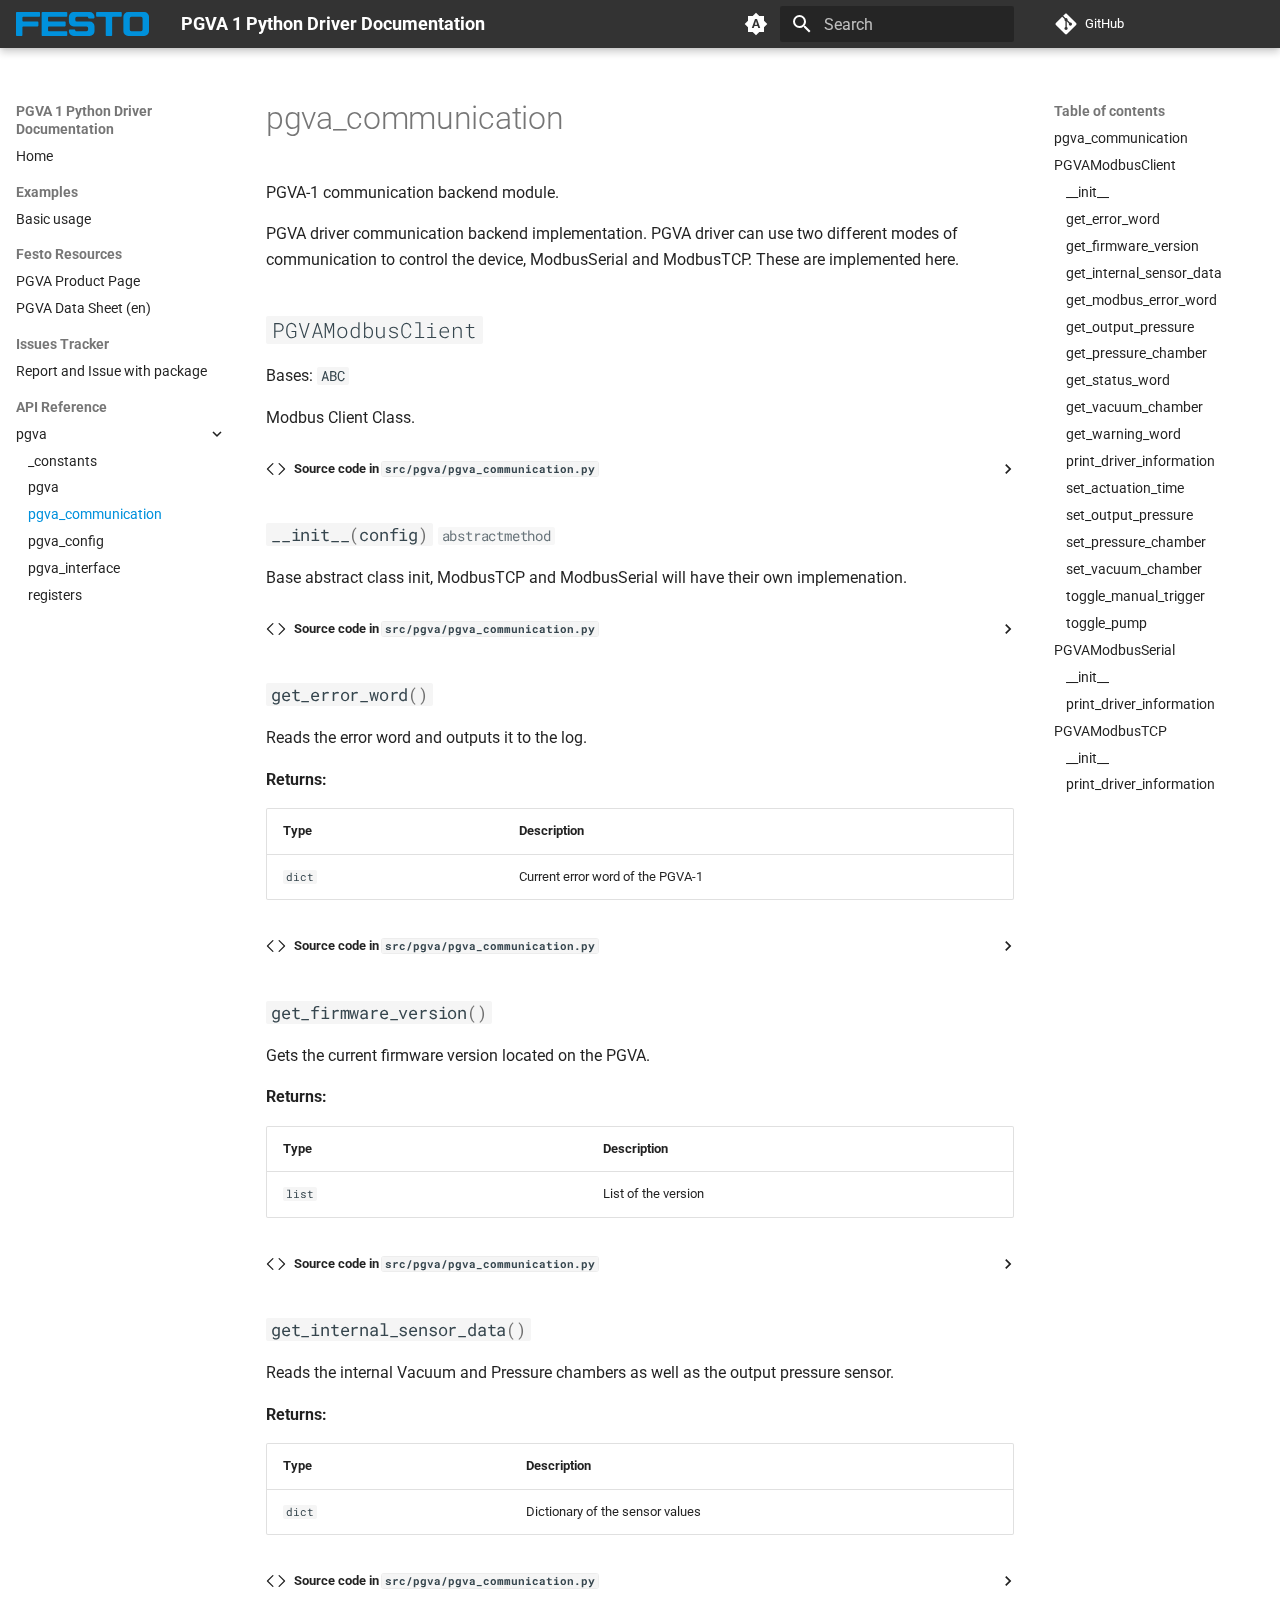
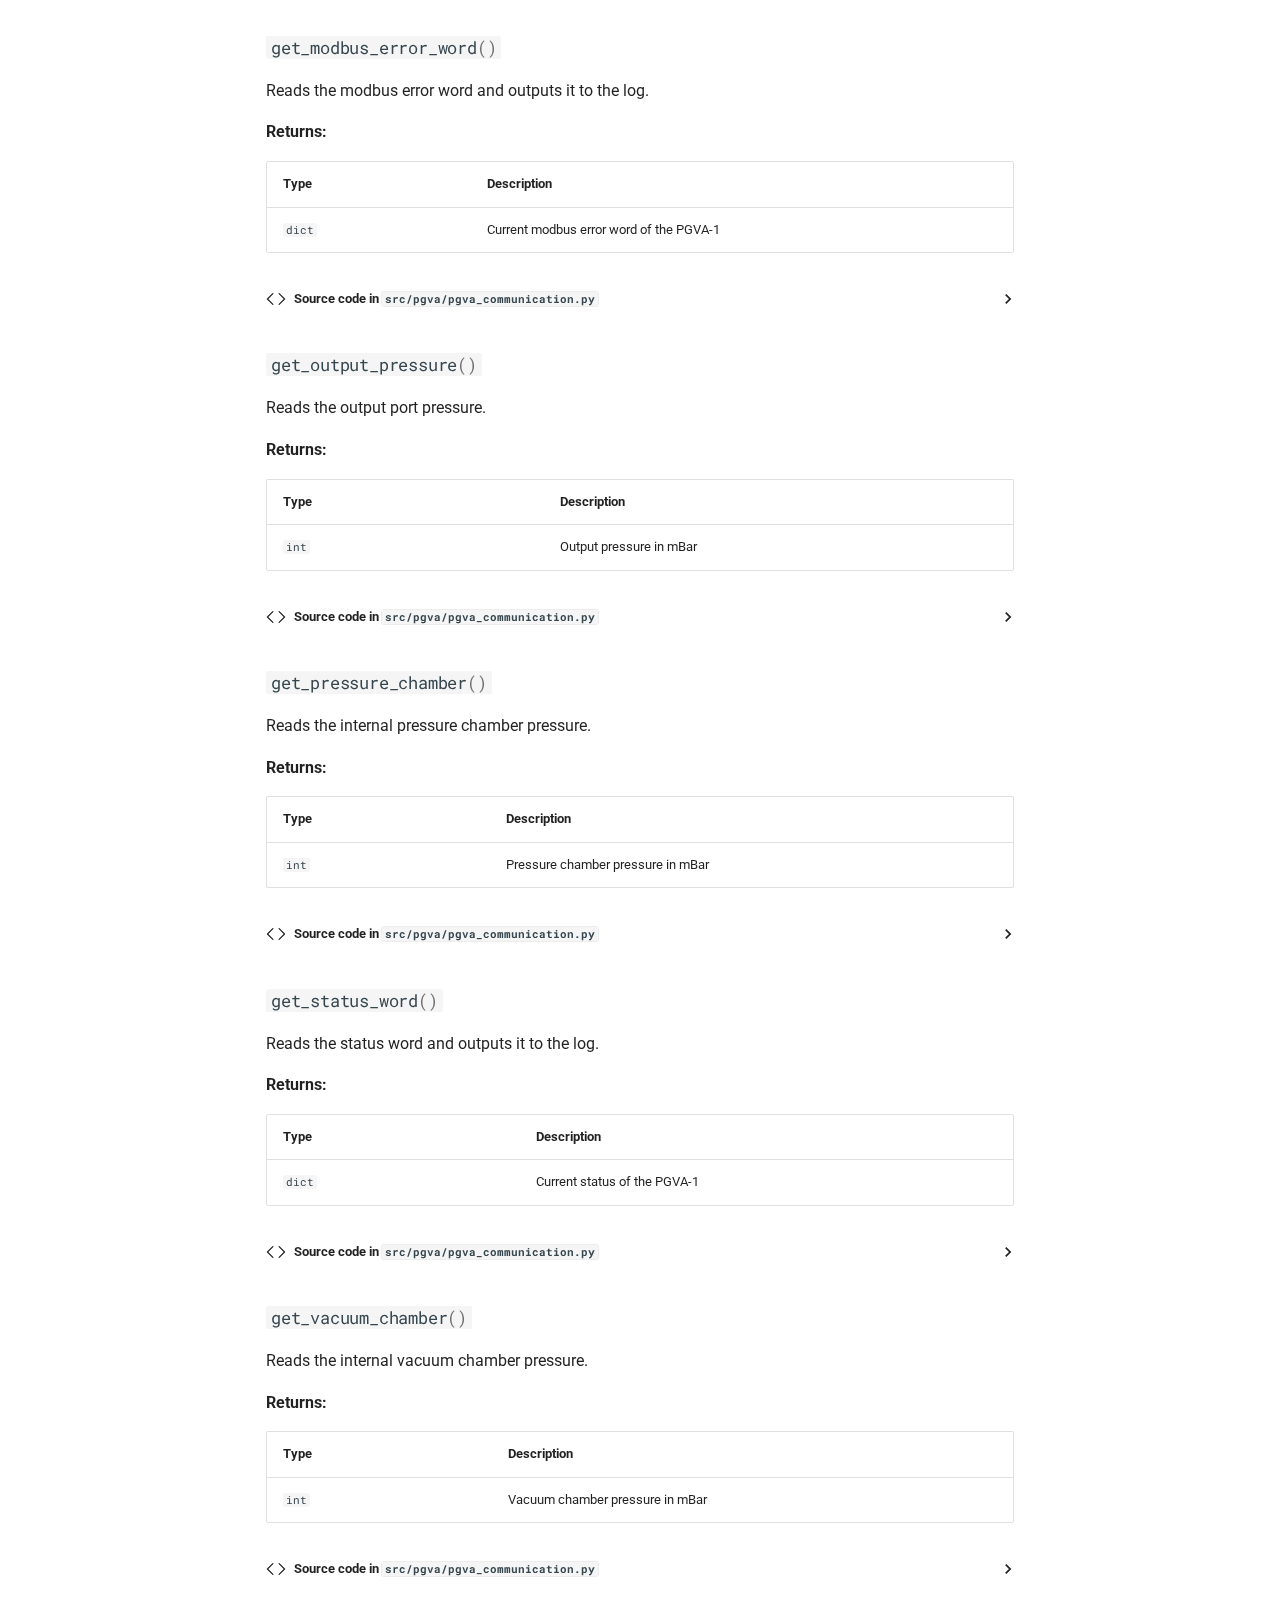
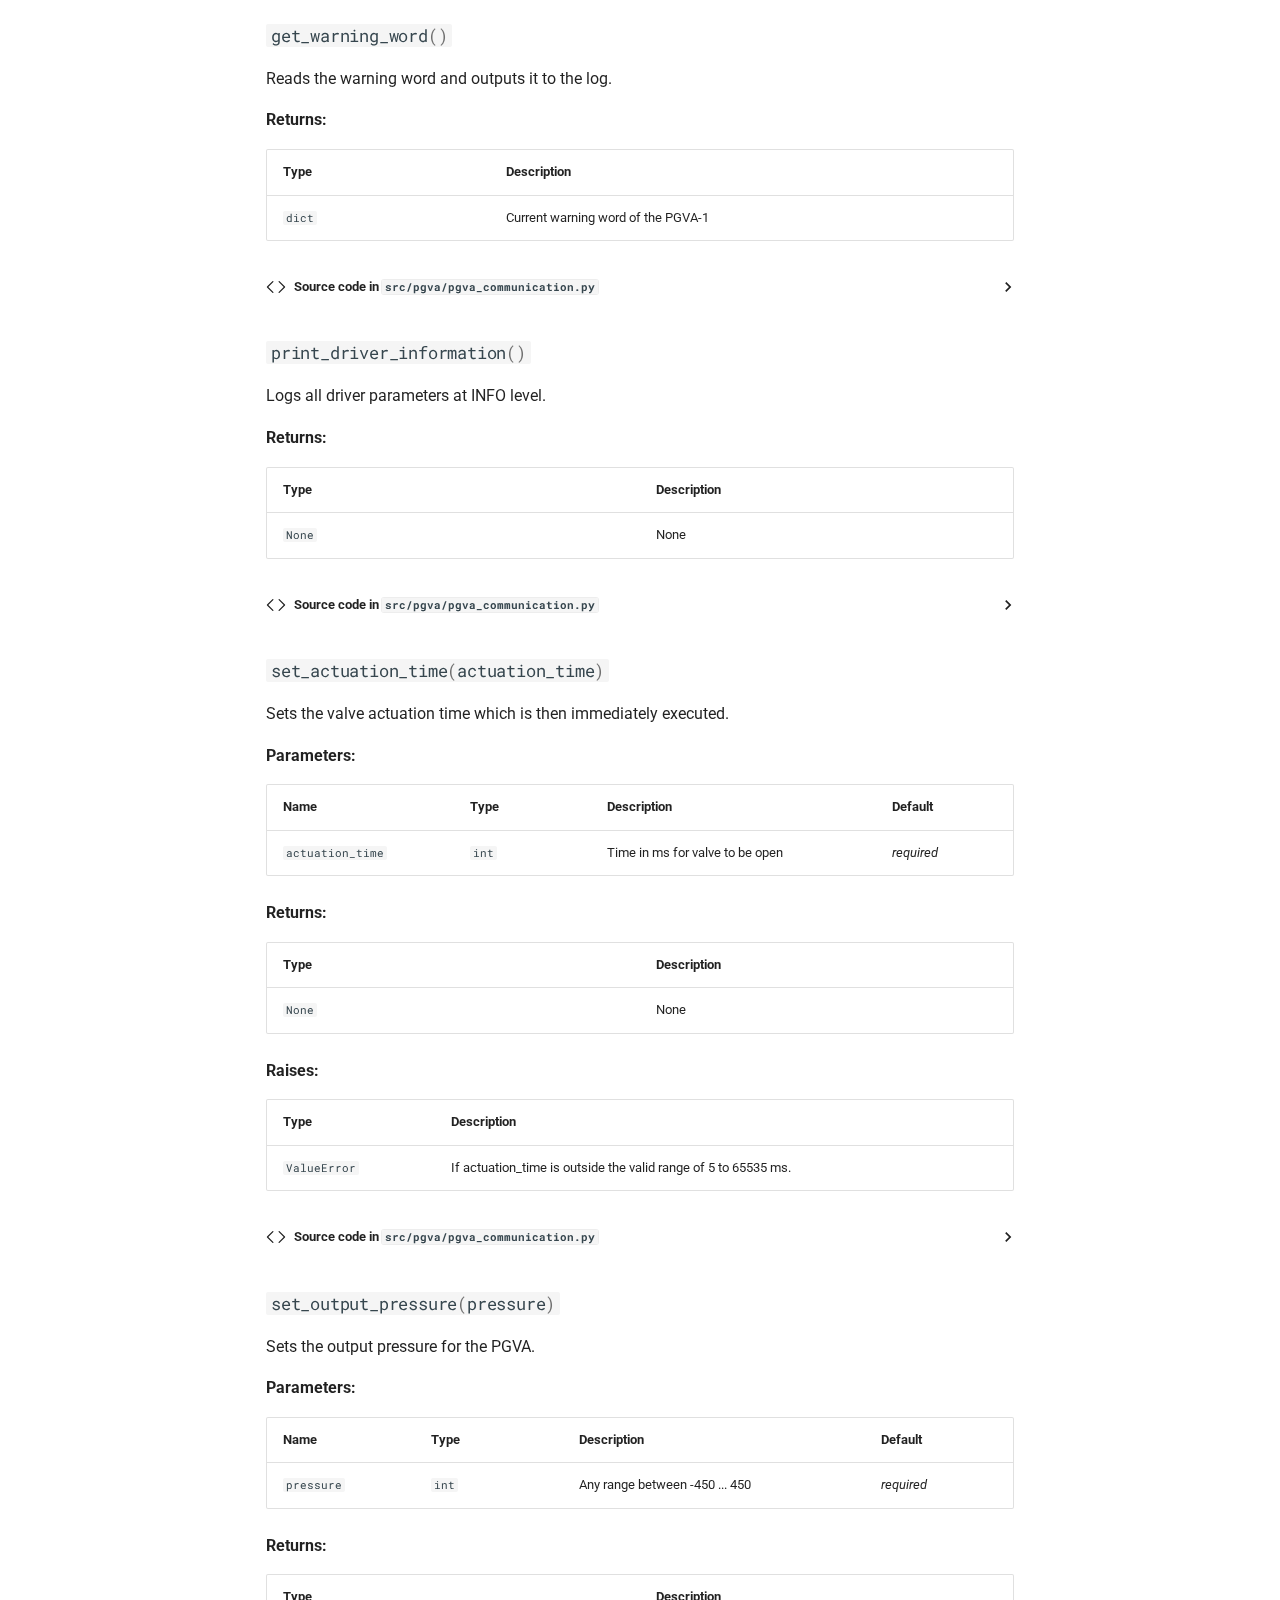
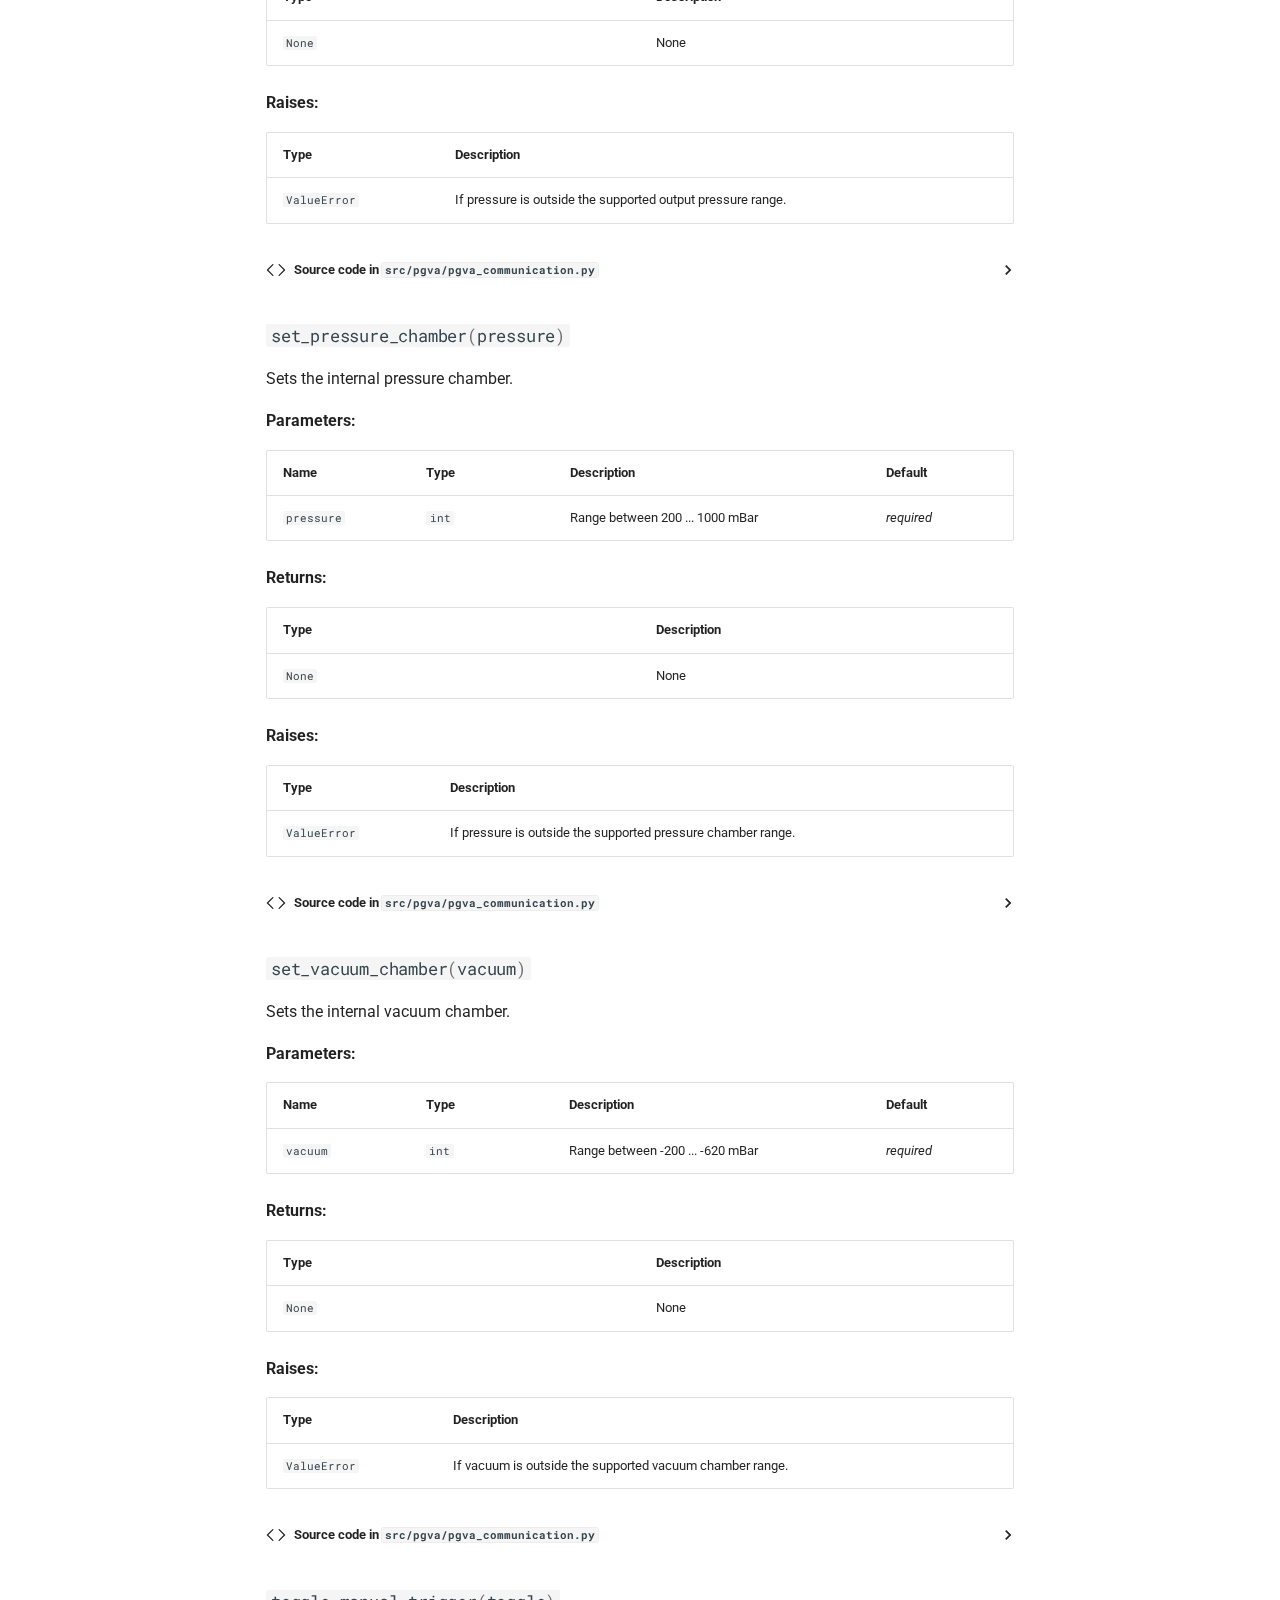
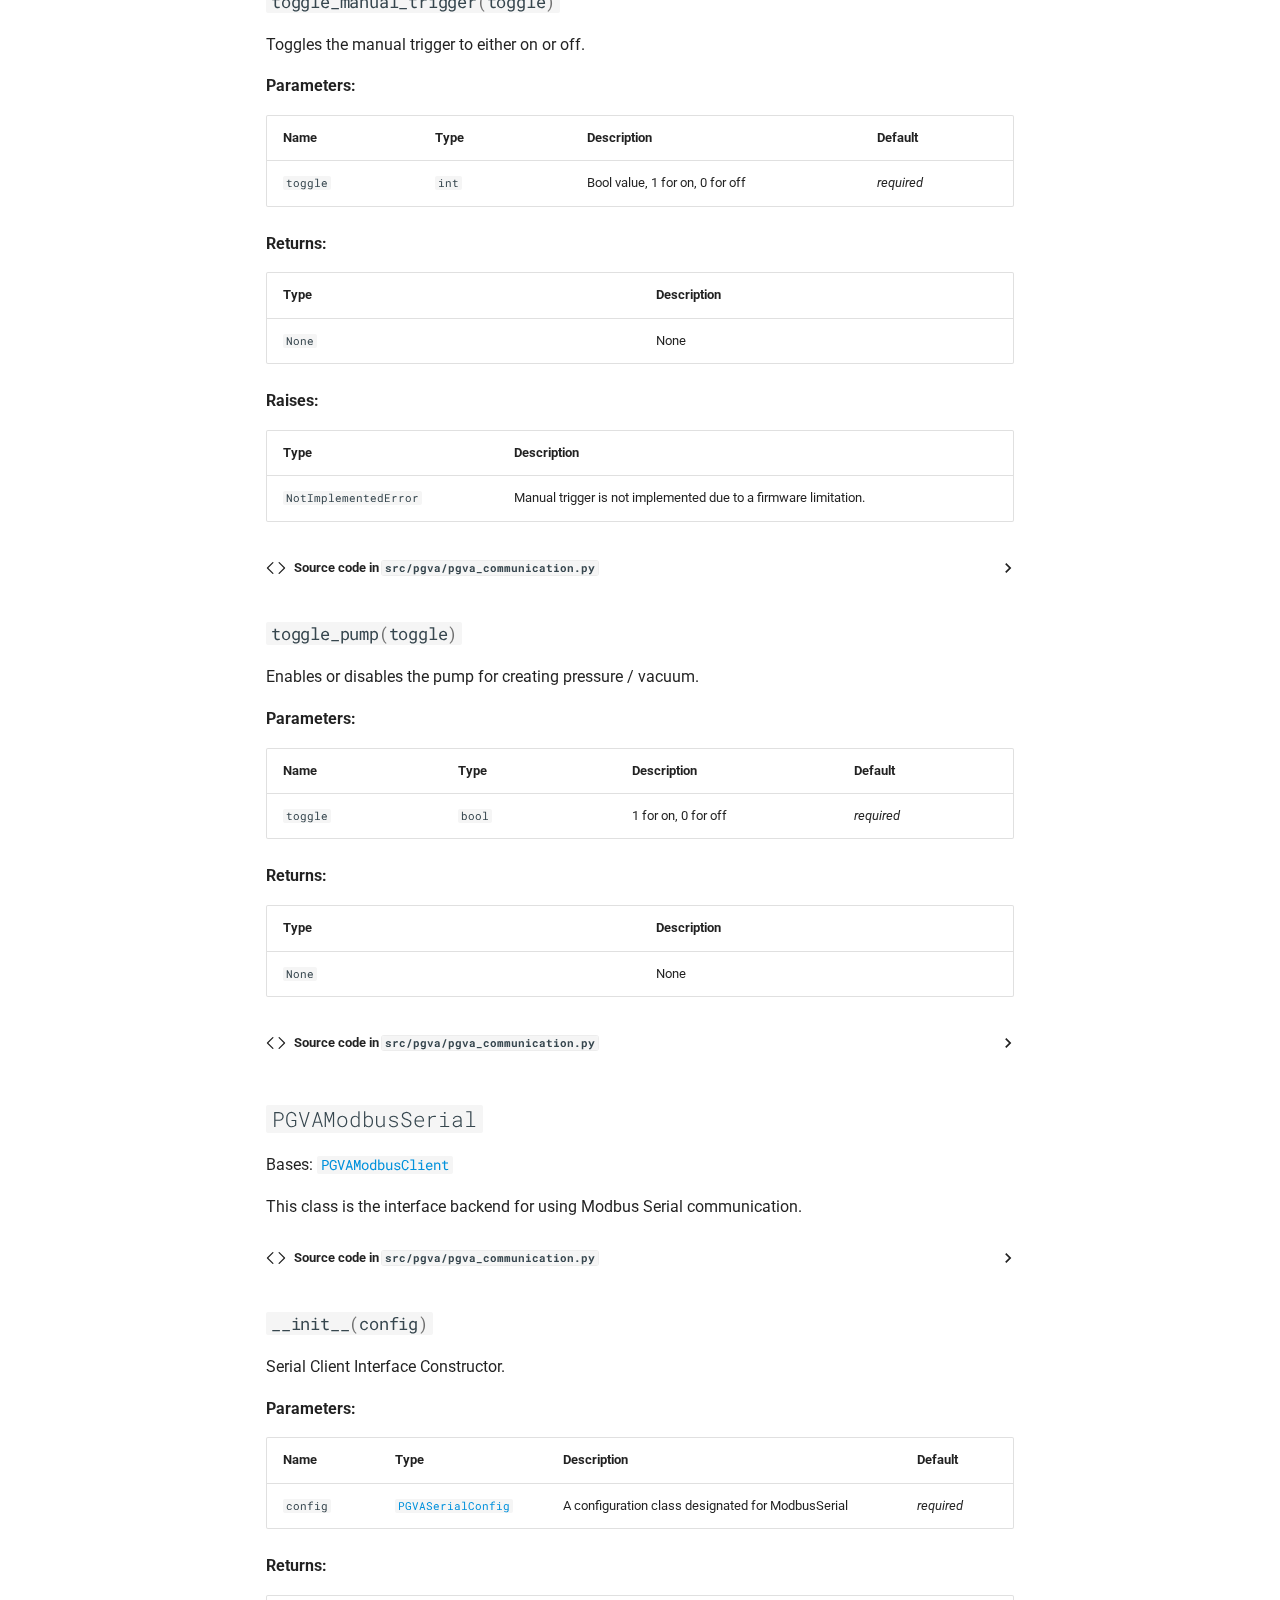
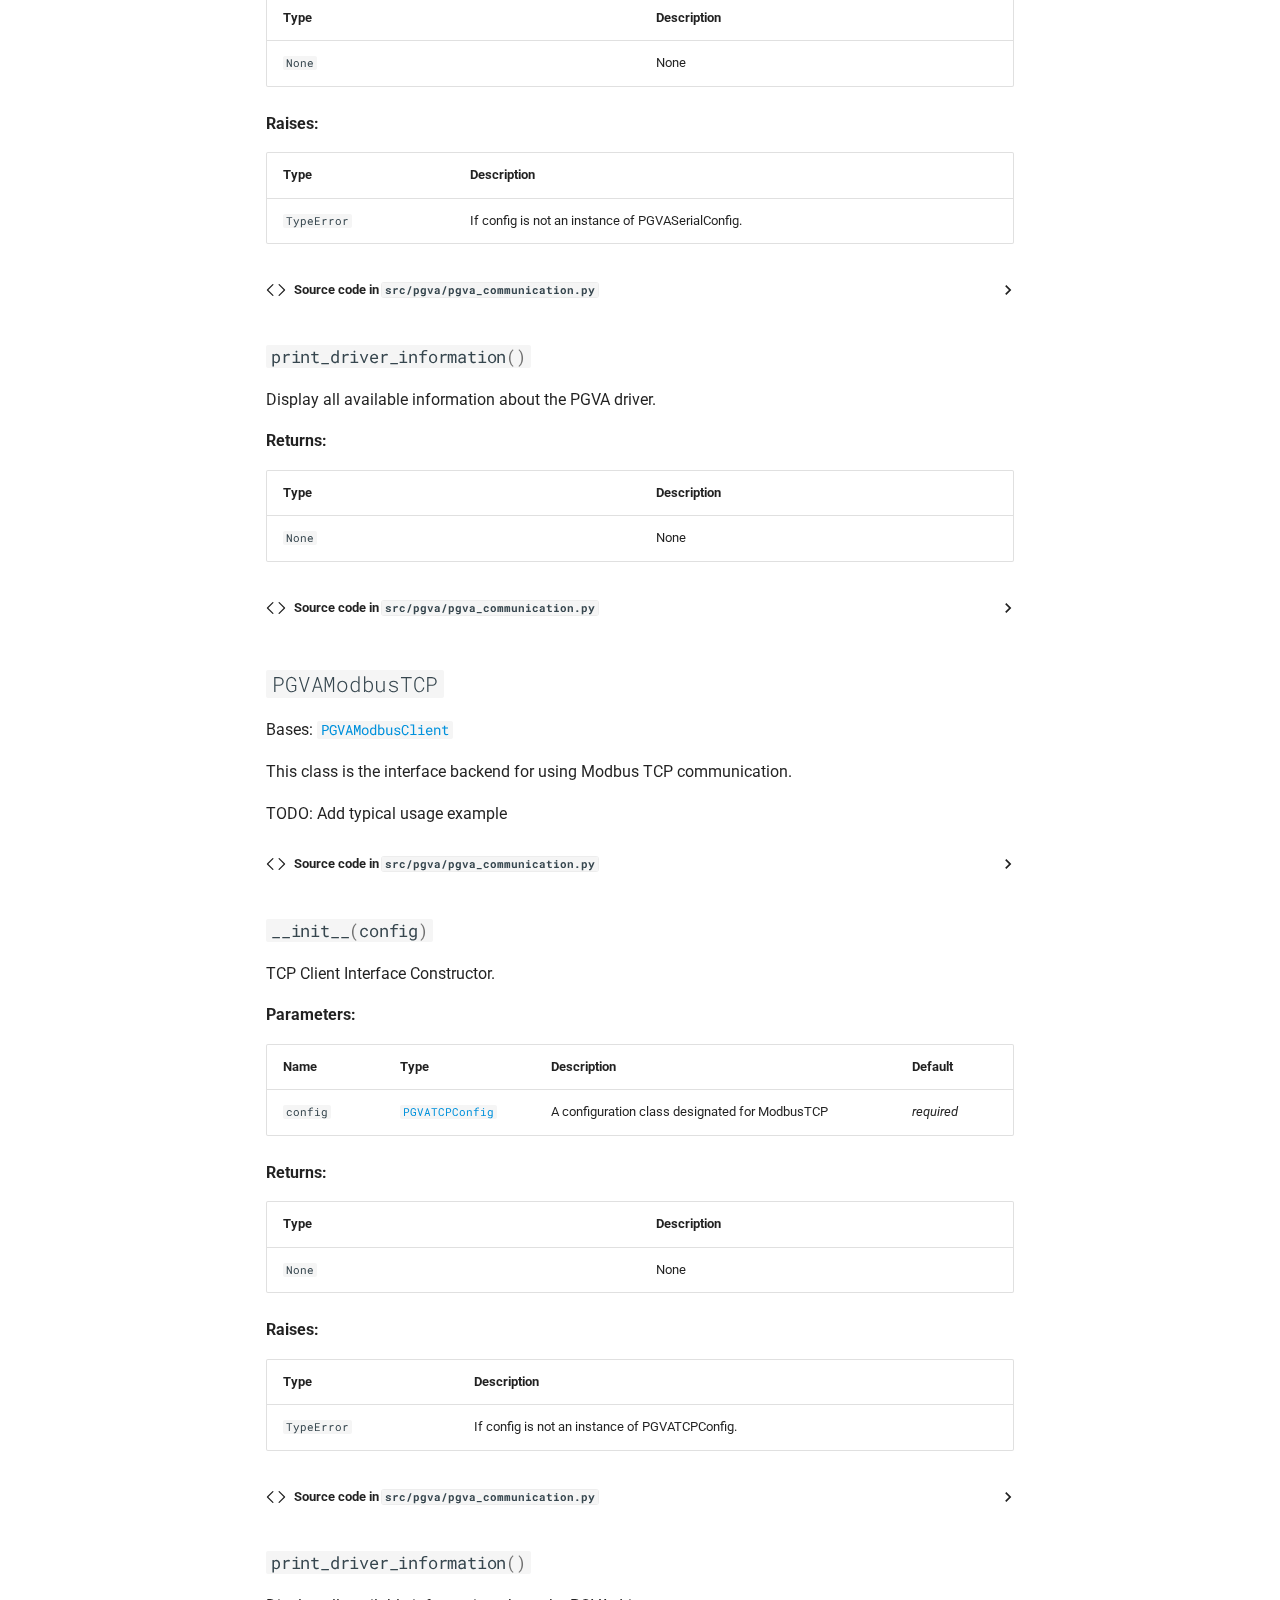
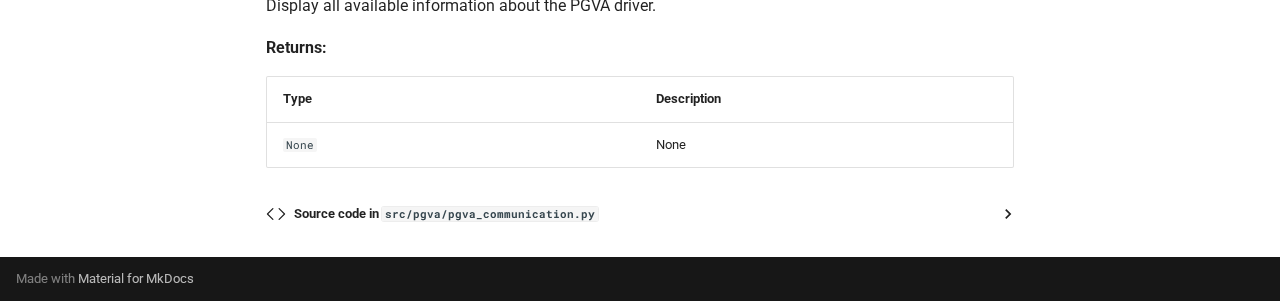
<file: autoapi/pgva/pgva_communication/index.html>
<!doctype html>
<html lang="en" class="no-js">
  <head>
    
      <meta charset="utf-8">
      <meta name="viewport" content="width=device-width,initial-scale=1">
      
      
      
        <link rel="canonical" href="https://festo-se.github.io/festo-pgva/autoapi/pgva/pgva_communication/">
      
      
        <link rel="prev" href="../pgva/">
      
      
        <link rel="next" href="../pgva_config/">
      
      
        
      
      
      <link rel="icon" href="../../../img/method.png">
      <meta name="generator" content="mkdocs-1.6.1, mkdocs-material-9.7.6">
    
    
      
        <title>pgva_communication - PGVA 1 Python Driver Documentation</title>
      
    
    
      <link rel="stylesheet" href="../../../assets/stylesheets/main.484c7ddc.min.css">
      
        
        <link rel="stylesheet" href="../../../assets/stylesheets/palette.ab4e12ef.min.css">
      
      


    
    
      
    
    
      
        
        
        <link rel="preconnect" href="https://fonts.gstatic.com" crossorigin>
        <link rel="stylesheet" href="https://fonts.googleapis.com/css?family=Roboto:300,300i,400,400i,700,700i%7CRoboto+Mono:400,400i,700,700i&display=fallback">
        <style>:root{--md-text-font:"Roboto";--md-code-font:"Roboto Mono"}</style>
      
    
    
      <link rel="stylesheet" href="../../../assets/_mkdocstrings.css">
    
      <link rel="stylesheet" href="../../../css/extra.css">
    
      <link rel="stylesheet" href="https://www.festo.com/fonts/fonts.css">
    
    <script>__md_scope=new URL("../../..",location),__md_hash=e=>[...e].reduce(((e,_)=>(e<<5)-e+_.charCodeAt(0)),0),__md_get=(e,_=localStorage,t=__md_scope)=>JSON.parse(_.getItem(t.pathname+"."+e)),__md_set=(e,_,t=localStorage,a=__md_scope)=>{try{t.setItem(a.pathname+"."+e,JSON.stringify(_))}catch(e){}}</script>
    
      

    
    
  </head>
  
  
    
    
      
    
    
    
    
    <body dir="ltr" data-md-color-scheme="default" data-md-color-primary="indigo" data-md-color-accent="indigo">
  
    
    <input class="md-toggle" data-md-toggle="drawer" type="checkbox" id="__drawer" autocomplete="off">
    <input class="md-toggle" data-md-toggle="search" type="checkbox" id="__search" autocomplete="off">
    <label class="md-overlay" for="__drawer"></label>
    <div data-md-component="skip">
      
        
        <a href="#pgva.pgva_communication" class="md-skip">
          Skip to content
        </a>
      
    </div>
    <div data-md-component="announce">
      
    </div>
    
    
      

  

<header class="md-header md-header--shadow" data-md-component="header">
  <nav class="md-header__inner md-grid" aria-label="Header">
    <a href="../../.." title="PGVA 1 Python Driver Documentation" class="md-header__button md-logo" aria-label="PGVA 1 Python Driver Documentation" data-md-component="logo">
      
  <img src="../../../img/Festo_Logo_Caerul_Web.svg" alt="logo">

    </a>
    <label class="md-header__button md-icon" for="__drawer">
      
      <svg xmlns="http://www.w3.org/2000/svg" viewBox="0 0 24 24"><path d="M3 6h18v2H3zm0 5h18v2H3zm0 5h18v2H3z"/></svg>
    </label>
    <div class="md-header__title" data-md-component="header-title">
      <div class="md-header__ellipsis">
        <div class="md-header__topic">
          <span class="md-ellipsis">
            PGVA 1 Python Driver Documentation
          </span>
        </div>
        <div class="md-header__topic" data-md-component="header-topic">
          <span class="md-ellipsis">
            
              pgva_communication
            
          </span>
        </div>
      </div>
    </div>
    
      
        <form class="md-header__option" data-md-component="palette">
  
    
    
    
    <input class="md-option" data-md-color-media="(prefers-color-scheme)" data-md-color-scheme="default" data-md-color-primary="indigo" data-md-color-accent="indigo"  aria-label="System preference"  type="radio" name="__palette" id="__palette_0">
    
      <label class="md-header__button md-icon" title="System preference" for="__palette_1" hidden>
        <svg xmlns="http://www.w3.org/2000/svg" viewBox="0 0 24 24"><path d="m14.3 16-.7-2h-3.2l-.7 2H7.8L11 7h2l3.2 9zM20 8.69V4h-4.69L12 .69 8.69 4H4v4.69L.69 12 4 15.31V20h4.69L12 23.31 15.31 20H20v-4.69L23.31 12zm-9.15 3.96h2.3L12 9z"/></svg>
      </label>
    
  
    
    
    
    <input class="md-option" data-md-color-media="(prefers-color-scheme: light)" data-md-color-scheme="default" data-md-color-primary="indigo" data-md-color-accent="indigo"  aria-label="Light mode"  type="radio" name="__palette" id="__palette_1">
    
      <label class="md-header__button md-icon" title="Light mode" for="__palette_2" hidden>
        <svg xmlns="http://www.w3.org/2000/svg" viewBox="0 0 24 24"><path d="M12 8a4 4 0 0 0-4 4 4 4 0 0 0 4 4 4 4 0 0 0 4-4 4 4 0 0 0-4-4m0 10a6 6 0 0 1-6-6 6 6 0 0 1 6-6 6 6 0 0 1 6 6 6 6 0 0 1-6 6m8-9.31V4h-4.69L12 .69 8.69 4H4v4.69L.69 12 4 15.31V20h4.69L12 23.31 15.31 20H20v-4.69L23.31 12z"/></svg>
      </label>
    
  
    
    
    
    <input class="md-option" data-md-color-media="(prefers-color-scheme: dark)" data-md-color-scheme="slate" data-md-color-primary="indigo" data-md-color-accent="indigo"  aria-label="Dark mode"  type="radio" name="__palette" id="__palette_2">
    
      <label class="md-header__button md-icon" title="Dark mode" for="__palette_0" hidden>
        <svg xmlns="http://www.w3.org/2000/svg" viewBox="0 0 24 24"><path d="M12 18c-.89 0-1.74-.2-2.5-.55C11.56 16.5 13 14.42 13 12s-1.44-4.5-3.5-5.45C10.26 6.2 11.11 6 12 6a6 6 0 0 1 6 6 6 6 0 0 1-6 6m8-9.31V4h-4.69L12 .69 8.69 4H4v4.69L.69 12 4 15.31V20h4.69L12 23.31 15.31 20H20v-4.69L23.31 12z"/></svg>
      </label>
    
  
</form>
      
    
    
      <script>var palette=__md_get("__palette");if(palette&&palette.color){if("(prefers-color-scheme)"===palette.color.media){var media=matchMedia("(prefers-color-scheme: light)"),input=document.querySelector(media.matches?"[data-md-color-media='(prefers-color-scheme: light)']":"[data-md-color-media='(prefers-color-scheme: dark)']");palette.color.media=input.getAttribute("data-md-color-media"),palette.color.scheme=input.getAttribute("data-md-color-scheme"),palette.color.primary=input.getAttribute("data-md-color-primary"),palette.color.accent=input.getAttribute("data-md-color-accent")}for(var[key,value]of Object.entries(palette.color))document.body.setAttribute("data-md-color-"+key,value)}</script>
    
    
    
      
      
        <label class="md-header__button md-icon" for="__search">
          
          <svg xmlns="http://www.w3.org/2000/svg" viewBox="0 0 24 24"><path d="M9.5 3A6.5 6.5 0 0 1 16 9.5c0 1.61-.59 3.09-1.56 4.23l.27.27h.79l5 5-1.5 1.5-5-5v-.79l-.27-.27A6.52 6.52 0 0 1 9.5 16 6.5 6.5 0 0 1 3 9.5 6.5 6.5 0 0 1 9.5 3m0 2C7 5 5 7 5 9.5S7 14 9.5 14 14 12 14 9.5 12 5 9.5 5"/></svg>
        </label>
        <div class="md-search" data-md-component="search" role="dialog">
  <label class="md-search__overlay" for="__search"></label>
  <div class="md-search__inner" role="search">
    <form class="md-search__form" name="search">
      <input type="text" class="md-search__input" name="query" aria-label="Search" placeholder="Search" autocapitalize="off" autocorrect="off" autocomplete="off" spellcheck="false" data-md-component="search-query" required>
      <label class="md-search__icon md-icon" for="__search">
        
        <svg xmlns="http://www.w3.org/2000/svg" viewBox="0 0 24 24"><path d="M9.5 3A6.5 6.5 0 0 1 16 9.5c0 1.61-.59 3.09-1.56 4.23l.27.27h.79l5 5-1.5 1.5-5-5v-.79l-.27-.27A6.52 6.52 0 0 1 9.5 16 6.5 6.5 0 0 1 3 9.5 6.5 6.5 0 0 1 9.5 3m0 2C7 5 5 7 5 9.5S7 14 9.5 14 14 12 14 9.5 12 5 9.5 5"/></svg>
        
        <svg xmlns="http://www.w3.org/2000/svg" viewBox="0 0 24 24"><path d="M20 11v2H8l5.5 5.5-1.42 1.42L4.16 12l7.92-7.92L13.5 5.5 8 11z"/></svg>
      </label>
      <nav class="md-search__options" aria-label="Search">
        
        <button type="reset" class="md-search__icon md-icon" title="Clear" aria-label="Clear" tabindex="-1">
          
          <svg xmlns="http://www.w3.org/2000/svg" viewBox="0 0 24 24"><path d="M19 6.41 17.59 5 12 10.59 6.41 5 5 6.41 10.59 12 5 17.59 6.41 19 12 13.41 17.59 19 19 17.59 13.41 12z"/></svg>
        </button>
      </nav>
      
    </form>
    <div class="md-search__output">
      <div class="md-search__scrollwrap" tabindex="0" data-md-scrollfix>
        <div class="md-search-result" data-md-component="search-result">
          <div class="md-search-result__meta">
            Initializing search
          </div>
          <ol class="md-search-result__list" role="presentation"></ol>
        </div>
      </div>
    </div>
  </div>
</div>
      
    
    
      <div class="md-header__source">
        <a href="https://github.com/Festo-se/festo-pgva" title="Go to repository" class="md-source" data-md-component="source">
  <div class="md-source__icon md-icon">
    
    <svg xmlns="http://www.w3.org/2000/svg" viewBox="0 0 448 512"><!--! Font Awesome Free 7.1.0 by @fontawesome - https://fontawesome.com License - https://fontawesome.com/license/free (Icons: CC BY 4.0, Fonts: SIL OFL 1.1, Code: MIT License) Copyright 2025 Fonticons, Inc.--><path d="M439.6 236.1 244 40.5c-5.4-5.5-12.8-8.5-20.4-8.5s-15 3-20.4 8.4L162.5 81l51.5 51.5c27.1-9.1 52.7 16.8 43.4 43.7l49.7 49.7c34.2-11.8 61.2 31 35.5 56.7-26.5 26.5-70.2-2.9-56-37.3L240.3 199v121.9c25.3 12.5 22.3 41.8 9.1 55-6.4 6.4-15.2 10.1-24.3 10.1s-17.8-3.6-24.3-10.1c-17.6-17.6-11.1-46.9 11.2-56v-123c-20.8-8.5-24.6-30.7-18.6-45L142.6 101 8.5 235.1C3 240.6 0 247.9 0 255.5s3 15 8.5 20.4l195.6 195.7c5.4 5.4 12.7 8.4 20.4 8.4s15-3 20.4-8.4l194.7-194.7c5.4-5.4 8.4-12.8 8.4-20.4s-3-15-8.4-20.4"/></svg>
  </div>
  <div class="md-source__repository">
    GitHub
  </div>
</a>
      </div>
    
  </nav>
  
</header>
    
    <div class="md-container" data-md-component="container">
      
      
        
          
        
      
      <main class="md-main" data-md-component="main">
        <div class="md-main__inner md-grid">
          
            
              
              <div class="md-sidebar md-sidebar--primary" data-md-component="sidebar" data-md-type="navigation" >
                <div class="md-sidebar__scrollwrap">
                  <div class="md-sidebar__inner">
                    



<nav class="md-nav md-nav--primary" aria-label="Navigation" data-md-level="0">
  <label class="md-nav__title" for="__drawer">
    <a href="../../.." title="PGVA 1 Python Driver Documentation" class="md-nav__button md-logo" aria-label="PGVA 1 Python Driver Documentation" data-md-component="logo">
      
  <img src="../../../img/Festo_Logo_Caerul_Web.svg" alt="logo">

    </a>
    PGVA 1 Python Driver Documentation
  </label>
  
    <div class="md-nav__source">
      <a href="https://github.com/Festo-se/festo-pgva" title="Go to repository" class="md-source" data-md-component="source">
  <div class="md-source__icon md-icon">
    
    <svg xmlns="http://www.w3.org/2000/svg" viewBox="0 0 448 512"><!--! Font Awesome Free 7.1.0 by @fontawesome - https://fontawesome.com License - https://fontawesome.com/license/free (Icons: CC BY 4.0, Fonts: SIL OFL 1.1, Code: MIT License) Copyright 2025 Fonticons, Inc.--><path d="M439.6 236.1 244 40.5c-5.4-5.5-12.8-8.5-20.4-8.5s-15 3-20.4 8.4L162.5 81l51.5 51.5c27.1-9.1 52.7 16.8 43.4 43.7l49.7 49.7c34.2-11.8 61.2 31 35.5 56.7-26.5 26.5-70.2-2.9-56-37.3L240.3 199v121.9c25.3 12.5 22.3 41.8 9.1 55-6.4 6.4-15.2 10.1-24.3 10.1s-17.8-3.6-24.3-10.1c-17.6-17.6-11.1-46.9 11.2-56v-123c-20.8-8.5-24.6-30.7-18.6-45L142.6 101 8.5 235.1C3 240.6 0 247.9 0 255.5s3 15 8.5 20.4l195.6 195.7c5.4 5.4 12.7 8.4 20.4 8.4s15-3 20.4-8.4l194.7-194.7c5.4-5.4 8.4-12.8 8.4-20.4s-3-15-8.4-20.4"/></svg>
  </div>
  <div class="md-source__repository">
    GitHub
  </div>
</a>
    </div>
  
  <ul class="md-nav__list" data-md-scrollfix>
    
      
      
  
  
  
  
    <li class="md-nav__item">
      <a href="../../.." class="md-nav__link">
        
  
  
  <span class="md-ellipsis">
    
  
    Home
  

    
  </span>
  
  

      </a>
    </li>
  

    
      
      
  
  
  
  
    
    
    
    
      
        
        
      
    
    
    <li class="md-nav__item md-nav__item--section md-nav__item--nested">
      
        
        
        <input class="md-nav__toggle md-toggle " type="checkbox" id="__nav_2" >
        
          
          <label class="md-nav__link" for="__nav_2" id="__nav_2_label" tabindex="">
            
  
  
  <span class="md-ellipsis">
    
  
    Examples
  

    
  </span>
  
  

            <span class="md-nav__icon md-icon"></span>
          </label>
        
        <nav class="md-nav" data-md-level="1" aria-labelledby="__nav_2_label" aria-expanded="false">
          <label class="md-nav__title" for="__nav_2">
            <span class="md-nav__icon md-icon"></span>
            
  
    Examples
  

          </label>
          <ul class="md-nav__list" data-md-scrollfix>
            
              
                
  
  
  
  
    <li class="md-nav__item">
      <a href="../../../examples/examples/" class="md-nav__link">
        
  
  
  <span class="md-ellipsis">
    
  
    Basic usage
  

    
  </span>
  
  

      </a>
    </li>
  

              
            
          </ul>
        </nav>
      
    </li>
  

    
      
      
  
  
  
  
    
    
    
    
      
        
        
      
    
    
    <li class="md-nav__item md-nav__item--section md-nav__item--nested">
      
        
        
        <input class="md-nav__toggle md-toggle " type="checkbox" id="__nav_3" >
        
          
          <label class="md-nav__link" for="__nav_3" id="__nav_3_label" tabindex="">
            
  
  
  <span class="md-ellipsis">
    
  
    Festo Resources
  

    
  </span>
  
  

            <span class="md-nav__icon md-icon"></span>
          </label>
        
        <nav class="md-nav" data-md-level="1" aria-labelledby="__nav_3_label" aria-expanded="false">
          <label class="md-nav__title" for="__nav_3">
            <span class="md-nav__icon md-icon"></span>
            
  
    Festo Resources
  

          </label>
          <ul class="md-nav__list" data-md-scrollfix>
            
              
                
  
  
  
  
    <li class="md-nav__item">
      <a href="https://www.festo.com/us/en/p/pressure-vacuum-generator-id_PGVA/" class="md-nav__link">
        
  
  
  <span class="md-ellipsis">
    
  
    PGVA Product Page
  

    
  </span>
  
  

      </a>
    </li>
  

              
            
              
                
  
  
  
  
    <li class="md-nav__item">
      <a href="https://www.festo.com/assets/attachment/en/661576" class="md-nav__link">
        
  
  
  <span class="md-ellipsis">
    
  
    PGVA Data Sheet (en)
  

    
  </span>
  
  

      </a>
    </li>
  

              
            
          </ul>
        </nav>
      
    </li>
  

    
      
      
  
  
  
  
    
    
    
    
      
        
        
      
    
    
    <li class="md-nav__item md-nav__item--section md-nav__item--nested">
      
        
        
        <input class="md-nav__toggle md-toggle " type="checkbox" id="__nav_4" >
        
          
          <label class="md-nav__link" for="__nav_4" id="__nav_4_label" tabindex="">
            
  
  
  <span class="md-ellipsis">
    
  
    Issues Tracker
  

    
  </span>
  
  

            <span class="md-nav__icon md-icon"></span>
          </label>
        
        <nav class="md-nav" data-md-level="1" aria-labelledby="__nav_4_label" aria-expanded="false">
          <label class="md-nav__title" for="__nav_4">
            <span class="md-nav__icon md-icon"></span>
            
  
    Issues Tracker
  

          </label>
          <ul class="md-nav__list" data-md-scrollfix>
            
              
                
  
  
  
  
    <li class="md-nav__item">
      <a href="https://github.com/Festo-se/festo-pgva/issues" class="md-nav__link">
        
  
  
  <span class="md-ellipsis">
    
  
    Report and Issue with package
  

    
  </span>
  
  

      </a>
    </li>
  

              
            
          </ul>
        </nav>
      
    </li>
  

    
      
      
  
  
    
  
  
  
    
    
    
    
      
        
        
      
    
    
    <li class="md-nav__item md-nav__item--active md-nav__item--section md-nav__item--nested">
      
        
        
        <input class="md-nav__toggle md-toggle " type="checkbox" id="__nav_5" checked>
        
          
          <label class="md-nav__link" for="__nav_5" id="__nav_5_label" tabindex="">
            
  
  
  <span class="md-ellipsis">
    
  
    API Reference
  

    
  </span>
  
  

            <span class="md-nav__icon md-icon"></span>
          </label>
        
        <nav class="md-nav" data-md-level="1" aria-labelledby="__nav_5_label" aria-expanded="true">
          <label class="md-nav__title" for="__nav_5">
            <span class="md-nav__icon md-icon"></span>
            
  
    API Reference
  

          </label>
          <ul class="md-nav__list" data-md-scrollfix>
            
              
                
  
  
    
  
  
  
    
    
    
    
      
    
    
    <li class="md-nav__item md-nav__item--active md-nav__item--nested">
      
        
        
        <input class="md-nav__toggle md-toggle " type="checkbox" id="__nav_5_1" checked>
        
          
          <label class="md-nav__link" for="__nav_5_1" id="__nav_5_1_label" tabindex="0">
            
  
  
  <span class="md-ellipsis">
    
  
    pgva
  

    
  </span>
  
  

            <span class="md-nav__icon md-icon"></span>
          </label>
        
        <nav class="md-nav" data-md-level="2" aria-labelledby="__nav_5_1_label" aria-expanded="true">
          <label class="md-nav__title" for="__nav_5_1">
            <span class="md-nav__icon md-icon"></span>
            
  
    pgva
  

          </label>
          <ul class="md-nav__list" data-md-scrollfix>
            
              
                
  
  
  
  
    <li class="md-nav__item">
      <a href="../_constants/" class="md-nav__link">
        
  
  
  <span class="md-ellipsis">
    
  
    _constants
  

    
  </span>
  
  

      </a>
    </li>
  

              
            
              
                
  
  
  
  
    <li class="md-nav__item">
      <a href="../pgva/" class="md-nav__link">
        
  
  
  <span class="md-ellipsis">
    
  
    pgva
  

    
  </span>
  
  

      </a>
    </li>
  

              
            
              
                
  
  
    
  
  
  
    <li class="md-nav__item md-nav__item--active">
      
      <input class="md-nav__toggle md-toggle" type="checkbox" id="__toc">
      
      
      
        <label class="md-nav__link md-nav__link--active" for="__toc">
          
  
  
  <span class="md-ellipsis">
    
  
    pgva_communication
  

    
  </span>
  
  

          <span class="md-nav__icon md-icon"></span>
        </label>
      
      <a href="./" class="md-nav__link md-nav__link--active">
        
  
  
  <span class="md-ellipsis">
    
  
    pgva_communication
  

    
  </span>
  
  

      </a>
      
        

<nav class="md-nav md-nav--secondary" aria-label="Table of contents">
  
  
  
  
    <label class="md-nav__title" for="__toc">
      <span class="md-nav__icon md-icon"></span>
      Table of contents
    </label>
    <ul class="md-nav__list" data-md-component="toc" data-md-scrollfix>
      
        <li class="md-nav__item">
  <a href="#pgva.pgva_communication" class="md-nav__link">
    <span class="md-ellipsis">
      
        pgva_communication
      
    </span>
  </a>
  
</li>
      
        <li class="md-nav__item">
  <a href="#pgva.pgva_communication.PGVAModbusClient" class="md-nav__link">
    <span class="md-ellipsis">
      
        PGVAModbusClient
      
    </span>
  </a>
  
    <nav class="md-nav" aria-label="PGVAModbusClient">
      <ul class="md-nav__list">
        
          <li class="md-nav__item">
  <a href="#pgva.pgva_communication.PGVAModbusClient.__init__" class="md-nav__link">
    <span class="md-ellipsis">
      
        __init__
      
    </span>
  </a>
  
</li>
        
          <li class="md-nav__item">
  <a href="#pgva.pgva_communication.PGVAModbusClient.get_error_word" class="md-nav__link">
    <span class="md-ellipsis">
      
        get_error_word
      
    </span>
  </a>
  
</li>
        
          <li class="md-nav__item">
  <a href="#pgva.pgva_communication.PGVAModbusClient.get_firmware_version" class="md-nav__link">
    <span class="md-ellipsis">
      
        get_firmware_version
      
    </span>
  </a>
  
</li>
        
          <li class="md-nav__item">
  <a href="#pgva.pgva_communication.PGVAModbusClient.get_internal_sensor_data" class="md-nav__link">
    <span class="md-ellipsis">
      
        get_internal_sensor_data
      
    </span>
  </a>
  
</li>
        
          <li class="md-nav__item">
  <a href="#pgva.pgva_communication.PGVAModbusClient.get_modbus_error_word" class="md-nav__link">
    <span class="md-ellipsis">
      
        get_modbus_error_word
      
    </span>
  </a>
  
</li>
        
          <li class="md-nav__item">
  <a href="#pgva.pgva_communication.PGVAModbusClient.get_output_pressure" class="md-nav__link">
    <span class="md-ellipsis">
      
        get_output_pressure
      
    </span>
  </a>
  
</li>
        
          <li class="md-nav__item">
  <a href="#pgva.pgva_communication.PGVAModbusClient.get_pressure_chamber" class="md-nav__link">
    <span class="md-ellipsis">
      
        get_pressure_chamber
      
    </span>
  </a>
  
</li>
        
          <li class="md-nav__item">
  <a href="#pgva.pgva_communication.PGVAModbusClient.get_status_word" class="md-nav__link">
    <span class="md-ellipsis">
      
        get_status_word
      
    </span>
  </a>
  
</li>
        
          <li class="md-nav__item">
  <a href="#pgva.pgva_communication.PGVAModbusClient.get_vacuum_chamber" class="md-nav__link">
    <span class="md-ellipsis">
      
        get_vacuum_chamber
      
    </span>
  </a>
  
</li>
        
          <li class="md-nav__item">
  <a href="#pgva.pgva_communication.PGVAModbusClient.get_warning_word" class="md-nav__link">
    <span class="md-ellipsis">
      
        get_warning_word
      
    </span>
  </a>
  
</li>
        
          <li class="md-nav__item">
  <a href="#pgva.pgva_communication.PGVAModbusClient.print_driver_information" class="md-nav__link">
    <span class="md-ellipsis">
      
        print_driver_information
      
    </span>
  </a>
  
</li>
        
          <li class="md-nav__item">
  <a href="#pgva.pgva_communication.PGVAModbusClient.set_actuation_time" class="md-nav__link">
    <span class="md-ellipsis">
      
        set_actuation_time
      
    </span>
  </a>
  
</li>
        
          <li class="md-nav__item">
  <a href="#pgva.pgva_communication.PGVAModbusClient.set_output_pressure" class="md-nav__link">
    <span class="md-ellipsis">
      
        set_output_pressure
      
    </span>
  </a>
  
</li>
        
          <li class="md-nav__item">
  <a href="#pgva.pgva_communication.PGVAModbusClient.set_pressure_chamber" class="md-nav__link">
    <span class="md-ellipsis">
      
        set_pressure_chamber
      
    </span>
  </a>
  
</li>
        
          <li class="md-nav__item">
  <a href="#pgva.pgva_communication.PGVAModbusClient.set_vacuum_chamber" class="md-nav__link">
    <span class="md-ellipsis">
      
        set_vacuum_chamber
      
    </span>
  </a>
  
</li>
        
          <li class="md-nav__item">
  <a href="#pgva.pgva_communication.PGVAModbusClient.toggle_manual_trigger" class="md-nav__link">
    <span class="md-ellipsis">
      
        toggle_manual_trigger
      
    </span>
  </a>
  
</li>
        
          <li class="md-nav__item">
  <a href="#pgva.pgva_communication.PGVAModbusClient.toggle_pump" class="md-nav__link">
    <span class="md-ellipsis">
      
        toggle_pump
      
    </span>
  </a>
  
</li>
        
      </ul>
    </nav>
  
</li>
      
        <li class="md-nav__item">
  <a href="#pgva.pgva_communication.PGVAModbusSerial" class="md-nav__link">
    <span class="md-ellipsis">
      
        PGVAModbusSerial
      
    </span>
  </a>
  
    <nav class="md-nav" aria-label="PGVAModbusSerial">
      <ul class="md-nav__list">
        
          <li class="md-nav__item">
  <a href="#pgva.pgva_communication.PGVAModbusSerial.__init__" class="md-nav__link">
    <span class="md-ellipsis">
      
        __init__
      
    </span>
  </a>
  
</li>
        
          <li class="md-nav__item">
  <a href="#pgva.pgva_communication.PGVAModbusSerial.print_driver_information" class="md-nav__link">
    <span class="md-ellipsis">
      
        print_driver_information
      
    </span>
  </a>
  
</li>
        
      </ul>
    </nav>
  
</li>
      
        <li class="md-nav__item">
  <a href="#pgva.pgva_communication.PGVAModbusTCP" class="md-nav__link">
    <span class="md-ellipsis">
      
        PGVAModbusTCP
      
    </span>
  </a>
  
    <nav class="md-nav" aria-label="PGVAModbusTCP">
      <ul class="md-nav__list">
        
          <li class="md-nav__item">
  <a href="#pgva.pgva_communication.PGVAModbusTCP.__init__" class="md-nav__link">
    <span class="md-ellipsis">
      
        __init__
      
    </span>
  </a>
  
</li>
        
          <li class="md-nav__item">
  <a href="#pgva.pgva_communication.PGVAModbusTCP.print_driver_information" class="md-nav__link">
    <span class="md-ellipsis">
      
        print_driver_information
      
    </span>
  </a>
  
</li>
        
      </ul>
    </nav>
  
</li>
      
    </ul>
  
</nav>
      
    </li>
  

              
            
              
                
  
  
  
  
    <li class="md-nav__item">
      <a href="../pgva_config/" class="md-nav__link">
        
  
  
  <span class="md-ellipsis">
    
  
    pgva_config
  

    
  </span>
  
  

      </a>
    </li>
  

              
            
              
                
  
  
  
  
    <li class="md-nav__item">
      <a href="../pgva_interface/" class="md-nav__link">
        
  
  
  <span class="md-ellipsis">
    
  
    pgva_interface
  

    
  </span>
  
  

      </a>
    </li>
  

              
            
              
                
  
  
  
  
    <li class="md-nav__item">
      <a href="../registers/" class="md-nav__link">
        
  
  
  <span class="md-ellipsis">
    
  
    registers
  

    
  </span>
  
  

      </a>
    </li>
  

              
            
          </ul>
        </nav>
      
    </li>
  

              
            
          </ul>
        </nav>
      
    </li>
  

    
  </ul>
</nav>
                  </div>
                </div>
              </div>
            
            
              
              <div class="md-sidebar md-sidebar--secondary" data-md-component="sidebar" data-md-type="toc" >
                <div class="md-sidebar__scrollwrap">
                  <div class="md-sidebar__inner">
                    

<nav class="md-nav md-nav--secondary" aria-label="Table of contents">
  
  
  
  
    <label class="md-nav__title" for="__toc">
      <span class="md-nav__icon md-icon"></span>
      Table of contents
    </label>
    <ul class="md-nav__list" data-md-component="toc" data-md-scrollfix>
      
        <li class="md-nav__item">
  <a href="#pgva.pgva_communication" class="md-nav__link">
    <span class="md-ellipsis">
      
        pgva_communication
      
    </span>
  </a>
  
</li>
      
        <li class="md-nav__item">
  <a href="#pgva.pgva_communication.PGVAModbusClient" class="md-nav__link">
    <span class="md-ellipsis">
      
        PGVAModbusClient
      
    </span>
  </a>
  
    <nav class="md-nav" aria-label="PGVAModbusClient">
      <ul class="md-nav__list">
        
          <li class="md-nav__item">
  <a href="#pgva.pgva_communication.PGVAModbusClient.__init__" class="md-nav__link">
    <span class="md-ellipsis">
      
        __init__
      
    </span>
  </a>
  
</li>
        
          <li class="md-nav__item">
  <a href="#pgva.pgva_communication.PGVAModbusClient.get_error_word" class="md-nav__link">
    <span class="md-ellipsis">
      
        get_error_word
      
    </span>
  </a>
  
</li>
        
          <li class="md-nav__item">
  <a href="#pgva.pgva_communication.PGVAModbusClient.get_firmware_version" class="md-nav__link">
    <span class="md-ellipsis">
      
        get_firmware_version
      
    </span>
  </a>
  
</li>
        
          <li class="md-nav__item">
  <a href="#pgva.pgva_communication.PGVAModbusClient.get_internal_sensor_data" class="md-nav__link">
    <span class="md-ellipsis">
      
        get_internal_sensor_data
      
    </span>
  </a>
  
</li>
        
          <li class="md-nav__item">
  <a href="#pgva.pgva_communication.PGVAModbusClient.get_modbus_error_word" class="md-nav__link">
    <span class="md-ellipsis">
      
        get_modbus_error_word
      
    </span>
  </a>
  
</li>
        
          <li class="md-nav__item">
  <a href="#pgva.pgva_communication.PGVAModbusClient.get_output_pressure" class="md-nav__link">
    <span class="md-ellipsis">
      
        get_output_pressure
      
    </span>
  </a>
  
</li>
        
          <li class="md-nav__item">
  <a href="#pgva.pgva_communication.PGVAModbusClient.get_pressure_chamber" class="md-nav__link">
    <span class="md-ellipsis">
      
        get_pressure_chamber
      
    </span>
  </a>
  
</li>
        
          <li class="md-nav__item">
  <a href="#pgva.pgva_communication.PGVAModbusClient.get_status_word" class="md-nav__link">
    <span class="md-ellipsis">
      
        get_status_word
      
    </span>
  </a>
  
</li>
        
          <li class="md-nav__item">
  <a href="#pgva.pgva_communication.PGVAModbusClient.get_vacuum_chamber" class="md-nav__link">
    <span class="md-ellipsis">
      
        get_vacuum_chamber
      
    </span>
  </a>
  
</li>
        
          <li class="md-nav__item">
  <a href="#pgva.pgva_communication.PGVAModbusClient.get_warning_word" class="md-nav__link">
    <span class="md-ellipsis">
      
        get_warning_word
      
    </span>
  </a>
  
</li>
        
          <li class="md-nav__item">
  <a href="#pgva.pgva_communication.PGVAModbusClient.print_driver_information" class="md-nav__link">
    <span class="md-ellipsis">
      
        print_driver_information
      
    </span>
  </a>
  
</li>
        
          <li class="md-nav__item">
  <a href="#pgva.pgva_communication.PGVAModbusClient.set_actuation_time" class="md-nav__link">
    <span class="md-ellipsis">
      
        set_actuation_time
      
    </span>
  </a>
  
</li>
        
          <li class="md-nav__item">
  <a href="#pgva.pgva_communication.PGVAModbusClient.set_output_pressure" class="md-nav__link">
    <span class="md-ellipsis">
      
        set_output_pressure
      
    </span>
  </a>
  
</li>
        
          <li class="md-nav__item">
  <a href="#pgva.pgva_communication.PGVAModbusClient.set_pressure_chamber" class="md-nav__link">
    <span class="md-ellipsis">
      
        set_pressure_chamber
      
    </span>
  </a>
  
</li>
        
          <li class="md-nav__item">
  <a href="#pgva.pgva_communication.PGVAModbusClient.set_vacuum_chamber" class="md-nav__link">
    <span class="md-ellipsis">
      
        set_vacuum_chamber
      
    </span>
  </a>
  
</li>
        
          <li class="md-nav__item">
  <a href="#pgva.pgva_communication.PGVAModbusClient.toggle_manual_trigger" class="md-nav__link">
    <span class="md-ellipsis">
      
        toggle_manual_trigger
      
    </span>
  </a>
  
</li>
        
          <li class="md-nav__item">
  <a href="#pgva.pgva_communication.PGVAModbusClient.toggle_pump" class="md-nav__link">
    <span class="md-ellipsis">
      
        toggle_pump
      
    </span>
  </a>
  
</li>
        
      </ul>
    </nav>
  
</li>
      
        <li class="md-nav__item">
  <a href="#pgva.pgva_communication.PGVAModbusSerial" class="md-nav__link">
    <span class="md-ellipsis">
      
        PGVAModbusSerial
      
    </span>
  </a>
  
    <nav class="md-nav" aria-label="PGVAModbusSerial">
      <ul class="md-nav__list">
        
          <li class="md-nav__item">
  <a href="#pgva.pgva_communication.PGVAModbusSerial.__init__" class="md-nav__link">
    <span class="md-ellipsis">
      
        __init__
      
    </span>
  </a>
  
</li>
        
          <li class="md-nav__item">
  <a href="#pgva.pgva_communication.PGVAModbusSerial.print_driver_information" class="md-nav__link">
    <span class="md-ellipsis">
      
        print_driver_information
      
    </span>
  </a>
  
</li>
        
      </ul>
    </nav>
  
</li>
      
        <li class="md-nav__item">
  <a href="#pgva.pgva_communication.PGVAModbusTCP" class="md-nav__link">
    <span class="md-ellipsis">
      
        PGVAModbusTCP
      
    </span>
  </a>
  
    <nav class="md-nav" aria-label="PGVAModbusTCP">
      <ul class="md-nav__list">
        
          <li class="md-nav__item">
  <a href="#pgva.pgva_communication.PGVAModbusTCP.__init__" class="md-nav__link">
    <span class="md-ellipsis">
      
        __init__
      
    </span>
  </a>
  
</li>
        
          <li class="md-nav__item">
  <a href="#pgva.pgva_communication.PGVAModbusTCP.print_driver_information" class="md-nav__link">
    <span class="md-ellipsis">
      
        print_driver_information
      
    </span>
  </a>
  
</li>
        
      </ul>
    </nav>
  
</li>
      
    </ul>
  
</nav>
                  </div>
                </div>
              </div>
            
          
          
            <div class="md-content" data-md-component="content">
              
              <article class="md-content__inner md-typeset">
                
                  


  
  


  <h1>pgva_communication</h1>

<div class="doc doc-object doc-module">



<a id="pgva.pgva_communication"></a>
    <div class="doc doc-contents first">

        <p>PGVA-1 communication backend module.</p>
<p>PGVA driver communication backend implementation.
PGVA driver can use two different modes of communication to control the device, ModbusSerial and ModbusTCP.
These are implemented here.</p>










<div class="doc doc-children">









<div class="doc doc-object doc-class">



<h2 id="pgva.pgva_communication.PGVAModbusClient" class="doc doc-heading">
            <code>PGVAModbusClient</code>


</h2>


    <div class="doc doc-contents ">
            <p class="doc doc-class-bases">
              Bases: <code><span title="abc.ABC">ABC</span></code></p>



        <p>Modbus Client Class.</p>








              <details class="mkdocstrings-source">
                <summary>Source code in <code>src/pgva/pgva_communication.py</code></summary>
                <div class="highlight"><table class="highlighttable"><tr><td class="linenos"><div class="linenodiv"><pre><span></span><span class="normal"><a href="#__codelineno-0-24"> 24</a></span>
<span class="normal"><a href="#__codelineno-0-25"> 25</a></span>
<span class="normal"><a href="#__codelineno-0-26"> 26</a></span>
<span class="normal"><a href="#__codelineno-0-27"> 27</a></span>
<span class="normal"><a href="#__codelineno-0-28"> 28</a></span>
<span class="normal"><a href="#__codelineno-0-29"> 29</a></span>
<span class="normal"><a href="#__codelineno-0-30"> 30</a></span>
<span class="normal"><a href="#__codelineno-0-31"> 31</a></span>
<span class="normal"><a href="#__codelineno-0-32"> 32</a></span>
<span class="normal"><a href="#__codelineno-0-33"> 33</a></span>
<span class="normal"><a href="#__codelineno-0-34"> 34</a></span>
<span class="normal"><a href="#__codelineno-0-35"> 35</a></span>
<span class="normal"><a href="#__codelineno-0-36"> 36</a></span>
<span class="normal"><a href="#__codelineno-0-37"> 37</a></span>
<span class="normal"><a href="#__codelineno-0-38"> 38</a></span>
<span class="normal"><a href="#__codelineno-0-39"> 39</a></span>
<span class="normal"><a href="#__codelineno-0-40"> 40</a></span>
<span class="normal"><a href="#__codelineno-0-41"> 41</a></span>
<span class="normal"><a href="#__codelineno-0-42"> 42</a></span>
<span class="normal"><a href="#__codelineno-0-43"> 43</a></span>
<span class="normal"><a href="#__codelineno-0-44"> 44</a></span>
<span class="normal"><a href="#__codelineno-0-45"> 45</a></span>
<span class="normal"><a href="#__codelineno-0-46"> 46</a></span>
<span class="normal"><a href="#__codelineno-0-47"> 47</a></span>
<span class="normal"><a href="#__codelineno-0-48"> 48</a></span>
<span class="normal"><a href="#__codelineno-0-49"> 49</a></span>
<span class="normal"><a href="#__codelineno-0-50"> 50</a></span>
<span class="normal"><a href="#__codelineno-0-51"> 51</a></span>
<span class="normal"><a href="#__codelineno-0-52"> 52</a></span>
<span class="normal"><a href="#__codelineno-0-53"> 53</a></span>
<span class="normal"><a href="#__codelineno-0-54"> 54</a></span>
<span class="normal"><a href="#__codelineno-0-55"> 55</a></span>
<span class="normal"><a href="#__codelineno-0-56"> 56</a></span>
<span class="normal"><a href="#__codelineno-0-57"> 57</a></span>
<span class="normal"><a href="#__codelineno-0-58"> 58</a></span>
<span class="normal"><a href="#__codelineno-0-59"> 59</a></span>
<span class="normal"><a href="#__codelineno-0-60"> 60</a></span>
<span class="normal"><a href="#__codelineno-0-61"> 61</a></span>
<span class="normal"><a href="#__codelineno-0-62"> 62</a></span>
<span class="normal"><a href="#__codelineno-0-63"> 63</a></span>
<span class="normal"><a href="#__codelineno-0-64"> 64</a></span>
<span class="normal"><a href="#__codelineno-0-65"> 65</a></span>
<span class="normal"><a href="#__codelineno-0-66"> 66</a></span>
<span class="normal"><a href="#__codelineno-0-67"> 67</a></span>
<span class="normal"><a href="#__codelineno-0-68"> 68</a></span>
<span class="normal"><a href="#__codelineno-0-69"> 69</a></span>
<span class="normal"><a href="#__codelineno-0-70"> 70</a></span>
<span class="normal"><a href="#__codelineno-0-71"> 71</a></span>
<span class="normal"><a href="#__codelineno-0-72"> 72</a></span>
<span class="normal"><a href="#__codelineno-0-73"> 73</a></span>
<span class="normal"><a href="#__codelineno-0-74"> 74</a></span>
<span class="normal"><a href="#__codelineno-0-75"> 75</a></span>
<span class="normal"><a href="#__codelineno-0-76"> 76</a></span>
<span class="normal"><a href="#__codelineno-0-77"> 77</a></span>
<span class="normal"><a href="#__codelineno-0-78"> 78</a></span>
<span class="normal"><a href="#__codelineno-0-79"> 79</a></span>
<span class="normal"><a href="#__codelineno-0-80"> 80</a></span>
<span class="normal"><a href="#__codelineno-0-81"> 81</a></span>
<span class="normal"><a href="#__codelineno-0-82"> 82</a></span>
<span class="normal"><a href="#__codelineno-0-83"> 83</a></span>
<span class="normal"><a href="#__codelineno-0-84"> 84</a></span>
<span class="normal"><a href="#__codelineno-0-85"> 85</a></span>
<span class="normal"><a href="#__codelineno-0-86"> 86</a></span>
<span class="normal"><a href="#__codelineno-0-87"> 87</a></span>
<span class="normal"><a href="#__codelineno-0-88"> 88</a></span>
<span class="normal"><a href="#__codelineno-0-89"> 89</a></span>
<span class="normal"><a href="#__codelineno-0-90"> 90</a></span>
<span class="normal"><a href="#__codelineno-0-91"> 91</a></span>
<span class="normal"><a href="#__codelineno-0-92"> 92</a></span>
<span class="normal"><a href="#__codelineno-0-93"> 93</a></span>
<span class="normal"><a href="#__codelineno-0-94"> 94</a></span>
<span class="normal"><a href="#__codelineno-0-95"> 95</a></span>
<span class="normal"><a href="#__codelineno-0-96"> 96</a></span>
<span class="normal"><a href="#__codelineno-0-97"> 97</a></span>
<span class="normal"><a href="#__codelineno-0-98"> 98</a></span>
<span class="normal"><a href="#__codelineno-0-99"> 99</a></span>
<span class="normal"><a href="#__codelineno-0-100">100</a></span>
<span class="normal"><a href="#__codelineno-0-101">101</a></span>
<span class="normal"><a href="#__codelineno-0-102">102</a></span>
<span class="normal"><a href="#__codelineno-0-103">103</a></span>
<span class="normal"><a href="#__codelineno-0-104">104</a></span>
<span class="normal"><a href="#__codelineno-0-105">105</a></span>
<span class="normal"><a href="#__codelineno-0-106">106</a></span>
<span class="normal"><a href="#__codelineno-0-107">107</a></span>
<span class="normal"><a href="#__codelineno-0-108">108</a></span>
<span class="normal"><a href="#__codelineno-0-109">109</a></span>
<span class="normal"><a href="#__codelineno-0-110">110</a></span>
<span class="normal"><a href="#__codelineno-0-111">111</a></span>
<span class="normal"><a href="#__codelineno-0-112">112</a></span>
<span class="normal"><a href="#__codelineno-0-113">113</a></span>
<span class="normal"><a href="#__codelineno-0-114">114</a></span>
<span class="normal"><a href="#__codelineno-0-115">115</a></span>
<span class="normal"><a href="#__codelineno-0-116">116</a></span>
<span class="normal"><a href="#__codelineno-0-117">117</a></span>
<span class="normal"><a href="#__codelineno-0-118">118</a></span>
<span class="normal"><a href="#__codelineno-0-119">119</a></span>
<span class="normal"><a href="#__codelineno-0-120">120</a></span>
<span class="normal"><a href="#__codelineno-0-121">121</a></span>
<span class="normal"><a href="#__codelineno-0-122">122</a></span>
<span class="normal"><a href="#__codelineno-0-123">123</a></span>
<span class="normal"><a href="#__codelineno-0-124">124</a></span>
<span class="normal"><a href="#__codelineno-0-125">125</a></span>
<span class="normal"><a href="#__codelineno-0-126">126</a></span>
<span class="normal"><a href="#__codelineno-0-127">127</a></span>
<span class="normal"><a href="#__codelineno-0-128">128</a></span>
<span class="normal"><a href="#__codelineno-0-129">129</a></span>
<span class="normal"><a href="#__codelineno-0-130">130</a></span>
<span class="normal"><a href="#__codelineno-0-131">131</a></span>
<span class="normal"><a href="#__codelineno-0-132">132</a></span>
<span class="normal"><a href="#__codelineno-0-133">133</a></span>
<span class="normal"><a href="#__codelineno-0-134">134</a></span>
<span class="normal"><a href="#__codelineno-0-135">135</a></span>
<span class="normal"><a href="#__codelineno-0-136">136</a></span>
<span class="normal"><a href="#__codelineno-0-137">137</a></span>
<span class="normal"><a href="#__codelineno-0-138">138</a></span>
<span class="normal"><a href="#__codelineno-0-139">139</a></span>
<span class="normal"><a href="#__codelineno-0-140">140</a></span>
<span class="normal"><a href="#__codelineno-0-141">141</a></span>
<span class="normal"><a href="#__codelineno-0-142">142</a></span>
<span class="normal"><a href="#__codelineno-0-143">143</a></span>
<span class="normal"><a href="#__codelineno-0-144">144</a></span>
<span class="normal"><a href="#__codelineno-0-145">145</a></span>
<span class="normal"><a href="#__codelineno-0-146">146</a></span>
<span class="normal"><a href="#__codelineno-0-147">147</a></span>
<span class="normal"><a href="#__codelineno-0-148">148</a></span>
<span class="normal"><a href="#__codelineno-0-149">149</a></span>
<span class="normal"><a href="#__codelineno-0-150">150</a></span>
<span class="normal"><a href="#__codelineno-0-151">151</a></span>
<span class="normal"><a href="#__codelineno-0-152">152</a></span>
<span class="normal"><a href="#__codelineno-0-153">153</a></span>
<span class="normal"><a href="#__codelineno-0-154">154</a></span>
<span class="normal"><a href="#__codelineno-0-155">155</a></span>
<span class="normal"><a href="#__codelineno-0-156">156</a></span>
<span class="normal"><a href="#__codelineno-0-157">157</a></span>
<span class="normal"><a href="#__codelineno-0-158">158</a></span>
<span class="normal"><a href="#__codelineno-0-159">159</a></span>
<span class="normal"><a href="#__codelineno-0-160">160</a></span>
<span class="normal"><a href="#__codelineno-0-161">161</a></span>
<span class="normal"><a href="#__codelineno-0-162">162</a></span>
<span class="normal"><a href="#__codelineno-0-163">163</a></span>
<span class="normal"><a href="#__codelineno-0-164">164</a></span>
<span class="normal"><a href="#__codelineno-0-165">165</a></span>
<span class="normal"><a href="#__codelineno-0-166">166</a></span>
<span class="normal"><a href="#__codelineno-0-167">167</a></span>
<span class="normal"><a href="#__codelineno-0-168">168</a></span>
<span class="normal"><a href="#__codelineno-0-169">169</a></span>
<span class="normal"><a href="#__codelineno-0-170">170</a></span>
<span class="normal"><a href="#__codelineno-0-171">171</a></span>
<span class="normal"><a href="#__codelineno-0-172">172</a></span>
<span class="normal"><a href="#__codelineno-0-173">173</a></span>
<span class="normal"><a href="#__codelineno-0-174">174</a></span>
<span class="normal"><a href="#__codelineno-0-175">175</a></span>
<span class="normal"><a href="#__codelineno-0-176">176</a></span>
<span class="normal"><a href="#__codelineno-0-177">177</a></span>
<span class="normal"><a href="#__codelineno-0-178">178</a></span>
<span class="normal"><a href="#__codelineno-0-179">179</a></span>
<span class="normal"><a href="#__codelineno-0-180">180</a></span>
<span class="normal"><a href="#__codelineno-0-181">181</a></span>
<span class="normal"><a href="#__codelineno-0-182">182</a></span>
<span class="normal"><a href="#__codelineno-0-183">183</a></span>
<span class="normal"><a href="#__codelineno-0-184">184</a></span>
<span class="normal"><a href="#__codelineno-0-185">185</a></span>
<span class="normal"><a href="#__codelineno-0-186">186</a></span>
<span class="normal"><a href="#__codelineno-0-187">187</a></span>
<span class="normal"><a href="#__codelineno-0-188">188</a></span>
<span class="normal"><a href="#__codelineno-0-189">189</a></span>
<span class="normal"><a href="#__codelineno-0-190">190</a></span>
<span class="normal"><a href="#__codelineno-0-191">191</a></span>
<span class="normal"><a href="#__codelineno-0-192">192</a></span>
<span class="normal"><a href="#__codelineno-0-193">193</a></span>
<span class="normal"><a href="#__codelineno-0-194">194</a></span>
<span class="normal"><a href="#__codelineno-0-195">195</a></span>
<span class="normal"><a href="#__codelineno-0-196">196</a></span>
<span class="normal"><a href="#__codelineno-0-197">197</a></span>
<span class="normal"><a href="#__codelineno-0-198">198</a></span>
<span class="normal"><a href="#__codelineno-0-199">199</a></span>
<span class="normal"><a href="#__codelineno-0-200">200</a></span>
<span class="normal"><a href="#__codelineno-0-201">201</a></span>
<span class="normal"><a href="#__codelineno-0-202">202</a></span>
<span class="normal"><a href="#__codelineno-0-203">203</a></span>
<span class="normal"><a href="#__codelineno-0-204">204</a></span>
<span class="normal"><a href="#__codelineno-0-205">205</a></span>
<span class="normal"><a href="#__codelineno-0-206">206</a></span>
<span class="normal"><a href="#__codelineno-0-207">207</a></span>
<span class="normal"><a href="#__codelineno-0-208">208</a></span>
<span class="normal"><a href="#__codelineno-0-209">209</a></span>
<span class="normal"><a href="#__codelineno-0-210">210</a></span>
<span class="normal"><a href="#__codelineno-0-211">211</a></span>
<span class="normal"><a href="#__codelineno-0-212">212</a></span>
<span class="normal"><a href="#__codelineno-0-213">213</a></span>
<span class="normal"><a href="#__codelineno-0-214">214</a></span>
<span class="normal"><a href="#__codelineno-0-215">215</a></span>
<span class="normal"><a href="#__codelineno-0-216">216</a></span>
<span class="normal"><a href="#__codelineno-0-217">217</a></span>
<span class="normal"><a href="#__codelineno-0-218">218</a></span>
<span class="normal"><a href="#__codelineno-0-219">219</a></span>
<span class="normal"><a href="#__codelineno-0-220">220</a></span>
<span class="normal"><a href="#__codelineno-0-221">221</a></span>
<span class="normal"><a href="#__codelineno-0-222">222</a></span>
<span class="normal"><a href="#__codelineno-0-223">223</a></span>
<span class="normal"><a href="#__codelineno-0-224">224</a></span>
<span class="normal"><a href="#__codelineno-0-225">225</a></span>
<span class="normal"><a href="#__codelineno-0-226">226</a></span>
<span class="normal"><a href="#__codelineno-0-227">227</a></span>
<span class="normal"><a href="#__codelineno-0-228">228</a></span>
<span class="normal"><a href="#__codelineno-0-229">229</a></span>
<span class="normal"><a href="#__codelineno-0-230">230</a></span>
<span class="normal"><a href="#__codelineno-0-231">231</a></span>
<span class="normal"><a href="#__codelineno-0-232">232</a></span>
<span class="normal"><a href="#__codelineno-0-233">233</a></span>
<span class="normal"><a href="#__codelineno-0-234">234</a></span>
<span class="normal"><a href="#__codelineno-0-235">235</a></span>
<span class="normal"><a href="#__codelineno-0-236">236</a></span>
<span class="normal"><a href="#__codelineno-0-237">237</a></span>
<span class="normal"><a href="#__codelineno-0-238">238</a></span>
<span class="normal"><a href="#__codelineno-0-239">239</a></span>
<span class="normal"><a href="#__codelineno-0-240">240</a></span>
<span class="normal"><a href="#__codelineno-0-241">241</a></span>
<span class="normal"><a href="#__codelineno-0-242">242</a></span>
<span class="normal"><a href="#__codelineno-0-243">243</a></span>
<span class="normal"><a href="#__codelineno-0-244">244</a></span>
<span class="normal"><a href="#__codelineno-0-245">245</a></span>
<span class="normal"><a href="#__codelineno-0-246">246</a></span>
<span class="normal"><a href="#__codelineno-0-247">247</a></span>
<span class="normal"><a href="#__codelineno-0-248">248</a></span>
<span class="normal"><a href="#__codelineno-0-249">249</a></span>
<span class="normal"><a href="#__codelineno-0-250">250</a></span>
<span class="normal"><a href="#__codelineno-0-251">251</a></span>
<span class="normal"><a href="#__codelineno-0-252">252</a></span>
<span class="normal"><a href="#__codelineno-0-253">253</a></span>
<span class="normal"><a href="#__codelineno-0-254">254</a></span>
<span class="normal"><a href="#__codelineno-0-255">255</a></span>
<span class="normal"><a href="#__codelineno-0-256">256</a></span>
<span class="normal"><a href="#__codelineno-0-257">257</a></span>
<span class="normal"><a href="#__codelineno-0-258">258</a></span>
<span class="normal"><a href="#__codelineno-0-259">259</a></span>
<span class="normal"><a href="#__codelineno-0-260">260</a></span>
<span class="normal"><a href="#__codelineno-0-261">261</a></span>
<span class="normal"><a href="#__codelineno-0-262">262</a></span>
<span class="normal"><a href="#__codelineno-0-263">263</a></span>
<span class="normal"><a href="#__codelineno-0-264">264</a></span>
<span class="normal"><a href="#__codelineno-0-265">265</a></span>
<span class="normal"><a href="#__codelineno-0-266">266</a></span>
<span class="normal"><a href="#__codelineno-0-267">267</a></span>
<span class="normal"><a href="#__codelineno-0-268">268</a></span>
<span class="normal"><a href="#__codelineno-0-269">269</a></span>
<span class="normal"><a href="#__codelineno-0-270">270</a></span>
<span class="normal"><a href="#__codelineno-0-271">271</a></span>
<span class="normal"><a href="#__codelineno-0-272">272</a></span>
<span class="normal"><a href="#__codelineno-0-273">273</a></span>
<span class="normal"><a href="#__codelineno-0-274">274</a></span>
<span class="normal"><a href="#__codelineno-0-275">275</a></span>
<span class="normal"><a href="#__codelineno-0-276">276</a></span>
<span class="normal"><a href="#__codelineno-0-277">277</a></span>
<span class="normal"><a href="#__codelineno-0-278">278</a></span>
<span class="normal"><a href="#__codelineno-0-279">279</a></span>
<span class="normal"><a href="#__codelineno-0-280">280</a></span>
<span class="normal"><a href="#__codelineno-0-281">281</a></span>
<span class="normal"><a href="#__codelineno-0-282">282</a></span>
<span class="normal"><a href="#__codelineno-0-283">283</a></span>
<span class="normal"><a href="#__codelineno-0-284">284</a></span>
<span class="normal"><a href="#__codelineno-0-285">285</a></span>
<span class="normal"><a href="#__codelineno-0-286">286</a></span>
<span class="normal"><a href="#__codelineno-0-287">287</a></span>
<span class="normal"><a href="#__codelineno-0-288">288</a></span>
<span class="normal"><a href="#__codelineno-0-289">289</a></span>
<span class="normal"><a href="#__codelineno-0-290">290</a></span>
<span class="normal"><a href="#__codelineno-0-291">291</a></span>
<span class="normal"><a href="#__codelineno-0-292">292</a></span>
<span class="normal"><a href="#__codelineno-0-293">293</a></span>
<span class="normal"><a href="#__codelineno-0-294">294</a></span>
<span class="normal"><a href="#__codelineno-0-295">295</a></span>
<span class="normal"><a href="#__codelineno-0-296">296</a></span>
<span class="normal"><a href="#__codelineno-0-297">297</a></span>
<span class="normal"><a href="#__codelineno-0-298">298</a></span>
<span class="normal"><a href="#__codelineno-0-299">299</a></span>
<span class="normal"><a href="#__codelineno-0-300">300</a></span>
<span class="normal"><a href="#__codelineno-0-301">301</a></span>
<span class="normal"><a href="#__codelineno-0-302">302</a></span>
<span class="normal"><a href="#__codelineno-0-303">303</a></span>
<span class="normal"><a href="#__codelineno-0-304">304</a></span>
<span class="normal"><a href="#__codelineno-0-305">305</a></span>
<span class="normal"><a href="#__codelineno-0-306">306</a></span>
<span class="normal"><a href="#__codelineno-0-307">307</a></span>
<span class="normal"><a href="#__codelineno-0-308">308</a></span>
<span class="normal"><a href="#__codelineno-0-309">309</a></span>
<span class="normal"><a href="#__codelineno-0-310">310</a></span>
<span class="normal"><a href="#__codelineno-0-311">311</a></span>
<span class="normal"><a href="#__codelineno-0-312">312</a></span>
<span class="normal"><a href="#__codelineno-0-313">313</a></span>
<span class="normal"><a href="#__codelineno-0-314">314</a></span>
<span class="normal"><a href="#__codelineno-0-315">315</a></span>
<span class="normal"><a href="#__codelineno-0-316">316</a></span>
<span class="normal"><a href="#__codelineno-0-317">317</a></span>
<span class="normal"><a href="#__codelineno-0-318">318</a></span>
<span class="normal"><a href="#__codelineno-0-319">319</a></span>
<span class="normal"><a href="#__codelineno-0-320">320</a></span>
<span class="normal"><a href="#__codelineno-0-321">321</a></span>
<span class="normal"><a href="#__codelineno-0-322">322</a></span>
<span class="normal"><a href="#__codelineno-0-323">323</a></span>
<span class="normal"><a href="#__codelineno-0-324">324</a></span>
<span class="normal"><a href="#__codelineno-0-325">325</a></span>
<span class="normal"><a href="#__codelineno-0-326">326</a></span>
<span class="normal"><a href="#__codelineno-0-327">327</a></span>
<span class="normal"><a href="#__codelineno-0-328">328</a></span>
<span class="normal"><a href="#__codelineno-0-329">329</a></span>
<span class="normal"><a href="#__codelineno-0-330">330</a></span>
<span class="normal"><a href="#__codelineno-0-331">331</a></span>
<span class="normal"><a href="#__codelineno-0-332">332</a></span>
<span class="normal"><a href="#__codelineno-0-333">333</a></span>
<span class="normal"><a href="#__codelineno-0-334">334</a></span>
<span class="normal"><a href="#__codelineno-0-335">335</a></span>
<span class="normal"><a href="#__codelineno-0-336">336</a></span>
<span class="normal"><a href="#__codelineno-0-337">337</a></span>
<span class="normal"><a href="#__codelineno-0-338">338</a></span>
<span class="normal"><a href="#__codelineno-0-339">339</a></span>
<span class="normal"><a href="#__codelineno-0-340">340</a></span>
<span class="normal"><a href="#__codelineno-0-341">341</a></span>
<span class="normal"><a href="#__codelineno-0-342">342</a></span>
<span class="normal"><a href="#__codelineno-0-343">343</a></span>
<span class="normal"><a href="#__codelineno-0-344">344</a></span>
<span class="normal"><a href="#__codelineno-0-345">345</a></span>
<span class="normal"><a href="#__codelineno-0-346">346</a></span>
<span class="normal"><a href="#__codelineno-0-347">347</a></span>
<span class="normal"><a href="#__codelineno-0-348">348</a></span>
<span class="normal"><a href="#__codelineno-0-349">349</a></span>
<span class="normal"><a href="#__codelineno-0-350">350</a></span>
<span class="normal"><a href="#__codelineno-0-351">351</a></span>
<span class="normal"><a href="#__codelineno-0-352">352</a></span>
<span class="normal"><a href="#__codelineno-0-353">353</a></span>
<span class="normal"><a href="#__codelineno-0-354">354</a></span>
<span class="normal"><a href="#__codelineno-0-355">355</a></span>
<span class="normal"><a href="#__codelineno-0-356">356</a></span>
<span class="normal"><a href="#__codelineno-0-357">357</a></span>
<span class="normal"><a href="#__codelineno-0-358">358</a></span>
<span class="normal"><a href="#__codelineno-0-359">359</a></span>
<span class="normal"><a href="#__codelineno-0-360">360</a></span>
<span class="normal"><a href="#__codelineno-0-361">361</a></span>
<span class="normal"><a href="#__codelineno-0-362">362</a></span>
<span class="normal"><a href="#__codelineno-0-363">363</a></span>
<span class="normal"><a href="#__codelineno-0-364">364</a></span>
<span class="normal"><a href="#__codelineno-0-365">365</a></span>
<span class="normal"><a href="#__codelineno-0-366">366</a></span>
<span class="normal"><a href="#__codelineno-0-367">367</a></span>
<span class="normal"><a href="#__codelineno-0-368">368</a></span>
<span class="normal"><a href="#__codelineno-0-369">369</a></span>
<span class="normal"><a href="#__codelineno-0-370">370</a></span>
<span class="normal"><a href="#__codelineno-0-371">371</a></span>
<span class="normal"><a href="#__codelineno-0-372">372</a></span>
<span class="normal"><a href="#__codelineno-0-373">373</a></span>
<span class="normal"><a href="#__codelineno-0-374">374</a></span>
<span class="normal"><a href="#__codelineno-0-375">375</a></span>
<span class="normal"><a href="#__codelineno-0-376">376</a></span>
<span class="normal"><a href="#__codelineno-0-377">377</a></span>
<span class="normal"><a href="#__codelineno-0-378">378</a></span>
<span class="normal"><a href="#__codelineno-0-379">379</a></span>
<span class="normal"><a href="#__codelineno-0-380">380</a></span>
<span class="normal"><a href="#__codelineno-0-381">381</a></span>
<span class="normal"><a href="#__codelineno-0-382">382</a></span>
<span class="normal"><a href="#__codelineno-0-383">383</a></span>
<span class="normal"><a href="#__codelineno-0-384">384</a></span>
<span class="normal"><a href="#__codelineno-0-385">385</a></span>
<span class="normal"><a href="#__codelineno-0-386">386</a></span>
<span class="normal"><a href="#__codelineno-0-387">387</a></span>
<span class="normal"><a href="#__codelineno-0-388">388</a></span>
<span class="normal"><a href="#__codelineno-0-389">389</a></span>
<span class="normal"><a href="#__codelineno-0-390">390</a></span>
<span class="normal"><a href="#__codelineno-0-391">391</a></span>
<span class="normal"><a href="#__codelineno-0-392">392</a></span>
<span class="normal"><a href="#__codelineno-0-393">393</a></span>
<span class="normal"><a href="#__codelineno-0-394">394</a></span>
<span class="normal"><a href="#__codelineno-0-395">395</a></span>
<span class="normal"><a href="#__codelineno-0-396">396</a></span>
<span class="normal"><a href="#__codelineno-0-397">397</a></span>
<span class="normal"><a href="#__codelineno-0-398">398</a></span>
<span class="normal"><a href="#__codelineno-0-399">399</a></span>
<span class="normal"><a href="#__codelineno-0-400">400</a></span>
<span class="normal"><a href="#__codelineno-0-401">401</a></span>
<span class="normal"><a href="#__codelineno-0-402">402</a></span>
<span class="normal"><a href="#__codelineno-0-403">403</a></span>
<span class="normal"><a href="#__codelineno-0-404">404</a></span>
<span class="normal"><a href="#__codelineno-0-405">405</a></span>
<span class="normal"><a href="#__codelineno-0-406">406</a></span>
<span class="normal"><a href="#__codelineno-0-407">407</a></span>
<span class="normal"><a href="#__codelineno-0-408">408</a></span>
<span class="normal"><a href="#__codelineno-0-409">409</a></span>
<span class="normal"><a href="#__codelineno-0-410">410</a></span>
<span class="normal"><a href="#__codelineno-0-411">411</a></span>
<span class="normal"><a href="#__codelineno-0-412">412</a></span>
<span class="normal"><a href="#__codelineno-0-413">413</a></span>
<span class="normal"><a href="#__codelineno-0-414">414</a></span>
<span class="normal"><a href="#__codelineno-0-415">415</a></span>
<span class="normal"><a href="#__codelineno-0-416">416</a></span>
<span class="normal"><a href="#__codelineno-0-417">417</a></span>
<span class="normal"><a href="#__codelineno-0-418">418</a></span>
<span class="normal"><a href="#__codelineno-0-419">419</a></span>
<span class="normal"><a href="#__codelineno-0-420">420</a></span>
<span class="normal"><a href="#__codelineno-0-421">421</a></span>
<span class="normal"><a href="#__codelineno-0-422">422</a></span>
<span class="normal"><a href="#__codelineno-0-423">423</a></span>
<span class="normal"><a href="#__codelineno-0-424">424</a></span>
<span class="normal"><a href="#__codelineno-0-425">425</a></span>
<span class="normal"><a href="#__codelineno-0-426">426</a></span>
<span class="normal"><a href="#__codelineno-0-427">427</a></span>
<span class="normal"><a href="#__codelineno-0-428">428</a></span>
<span class="normal"><a href="#__codelineno-0-429">429</a></span>
<span class="normal"><a href="#__codelineno-0-430">430</a></span>
<span class="normal"><a href="#__codelineno-0-431">431</a></span>
<span class="normal"><a href="#__codelineno-0-432">432</a></span>
<span class="normal"><a href="#__codelineno-0-433">433</a></span>
<span class="normal"><a href="#__codelineno-0-434">434</a></span>
<span class="normal"><a href="#__codelineno-0-435">435</a></span>
<span class="normal"><a href="#__codelineno-0-436">436</a></span>
<span class="normal"><a href="#__codelineno-0-437">437</a></span>
<span class="normal"><a href="#__codelineno-0-438">438</a></span>
<span class="normal"><a href="#__codelineno-0-439">439</a></span>
<span class="normal"><a href="#__codelineno-0-440">440</a></span>
<span class="normal"><a href="#__codelineno-0-441">441</a></span>
<span class="normal"><a href="#__codelineno-0-442">442</a></span>
<span class="normal"><a href="#__codelineno-0-443">443</a></span>
<span class="normal"><a href="#__codelineno-0-444">444</a></span>
<span class="normal"><a href="#__codelineno-0-445">445</a></span>
<span class="normal"><a href="#__codelineno-0-446">446</a></span>
<span class="normal"><a href="#__codelineno-0-447">447</a></span>
<span class="normal"><a href="#__codelineno-0-448">448</a></span>
<span class="normal"><a href="#__codelineno-0-449">449</a></span>
<span class="normal"><a href="#__codelineno-0-450">450</a></span>
<span class="normal"><a href="#__codelineno-0-451">451</a></span>
<span class="normal"><a href="#__codelineno-0-452">452</a></span>
<span class="normal"><a href="#__codelineno-0-453">453</a></span>
<span class="normal"><a href="#__codelineno-0-454">454</a></span>
<span class="normal"><a href="#__codelineno-0-455">455</a></span>
<span class="normal"><a href="#__codelineno-0-456">456</a></span>
<span class="normal"><a href="#__codelineno-0-457">457</a></span>
<span class="normal"><a href="#__codelineno-0-458">458</a></span>
<span class="normal"><a href="#__codelineno-0-459">459</a></span>
<span class="normal"><a href="#__codelineno-0-460">460</a></span>
<span class="normal"><a href="#__codelineno-0-461">461</a></span>
<span class="normal"><a href="#__codelineno-0-462">462</a></span>
<span class="normal"><a href="#__codelineno-0-463">463</a></span>
<span class="normal"><a href="#__codelineno-0-464">464</a></span>
<span class="normal"><a href="#__codelineno-0-465">465</a></span>
<span class="normal"><a href="#__codelineno-0-466">466</a></span>
<span class="normal"><a href="#__codelineno-0-467">467</a></span>
<span class="normal"><a href="#__codelineno-0-468">468</a></span>
<span class="normal"><a href="#__codelineno-0-469">469</a></span>
<span class="normal"><a href="#__codelineno-0-470">470</a></span>
<span class="normal"><a href="#__codelineno-0-471">471</a></span>
<span class="normal"><a href="#__codelineno-0-472">472</a></span>
<span class="normal"><a href="#__codelineno-0-473">473</a></span>
<span class="normal"><a href="#__codelineno-0-474">474</a></span>
<span class="normal"><a href="#__codelineno-0-475">475</a></span>
<span class="normal"><a href="#__codelineno-0-476">476</a></span>
<span class="normal"><a href="#__codelineno-0-477">477</a></span>
<span class="normal"><a href="#__codelineno-0-478">478</a></span>
<span class="normal"><a href="#__codelineno-0-479">479</a></span>
<span class="normal"><a href="#__codelineno-0-480">480</a></span>
<span class="normal"><a href="#__codelineno-0-481">481</a></span>
<span class="normal"><a href="#__codelineno-0-482">482</a></span>
<span class="normal"><a href="#__codelineno-0-483">483</a></span>
<span class="normal"><a href="#__codelineno-0-484">484</a></span>
<span class="normal"><a href="#__codelineno-0-485">485</a></span>
<span class="normal"><a href="#__codelineno-0-486">486</a></span>
<span class="normal"><a href="#__codelineno-0-487">487</a></span>
<span class="normal"><a href="#__codelineno-0-488">488</a></span>
<span class="normal"><a href="#__codelineno-0-489">489</a></span>
<span class="normal"><a href="#__codelineno-0-490">490</a></span>
<span class="normal"><a href="#__codelineno-0-491">491</a></span>
<span class="normal"><a href="#__codelineno-0-492">492</a></span>
<span class="normal"><a href="#__codelineno-0-493">493</a></span>
<span class="normal"><a href="#__codelineno-0-494">494</a></span>
<span class="normal"><a href="#__codelineno-0-495">495</a></span>
<span class="normal"><a href="#__codelineno-0-496">496</a></span>
<span class="normal"><a href="#__codelineno-0-497">497</a></span>
<span class="normal"><a href="#__codelineno-0-498">498</a></span>
<span class="normal"><a href="#__codelineno-0-499">499</a></span>
<span class="normal"><a href="#__codelineno-0-500">500</a></span>
<span class="normal"><a href="#__codelineno-0-501">501</a></span>
<span class="normal"><a href="#__codelineno-0-502">502</a></span>
<span class="normal"><a href="#__codelineno-0-503">503</a></span>
<span class="normal"><a href="#__codelineno-0-504">504</a></span>
<span class="normal"><a href="#__codelineno-0-505">505</a></span>
<span class="normal"><a href="#__codelineno-0-506">506</a></span>
<span class="normal"><a href="#__codelineno-0-507">507</a></span>
<span class="normal"><a href="#__codelineno-0-508">508</a></span>
<span class="normal"><a href="#__codelineno-0-509">509</a></span>
<span class="normal"><a href="#__codelineno-0-510">510</a></span>
<span class="normal"><a href="#__codelineno-0-511">511</a></span>
<span class="normal"><a href="#__codelineno-0-512">512</a></span>
<span class="normal"><a href="#__codelineno-0-513">513</a></span>
<span class="normal"><a href="#__codelineno-0-514">514</a></span>
<span class="normal"><a href="#__codelineno-0-515">515</a></span>
<span class="normal"><a href="#__codelineno-0-516">516</a></span>
<span class="normal"><a href="#__codelineno-0-517">517</a></span>
<span class="normal"><a href="#__codelineno-0-518">518</a></span>
<span class="normal"><a href="#__codelineno-0-519">519</a></span>
<span class="normal"><a href="#__codelineno-0-520">520</a></span>
<span class="normal"><a href="#__codelineno-0-521">521</a></span>
<span class="normal"><a href="#__codelineno-0-522">522</a></span>
<span class="normal"><a href="#__codelineno-0-523">523</a></span>
<span class="normal"><a href="#__codelineno-0-524">524</a></span>
<span class="normal"><a href="#__codelineno-0-525">525</a></span>
<span class="normal"><a href="#__codelineno-0-526">526</a></span>
<span class="normal"><a href="#__codelineno-0-527">527</a></span>
<span class="normal"><a href="#__codelineno-0-528">528</a></span>
<span class="normal"><a href="#__codelineno-0-529">529</a></span>
<span class="normal"><a href="#__codelineno-0-530">530</a></span>
<span class="normal"><a href="#__codelineno-0-531">531</a></span>
<span class="normal"><a href="#__codelineno-0-532">532</a></span>
<span class="normal"><a href="#__codelineno-0-533">533</a></span>
<span class="normal"><a href="#__codelineno-0-534">534</a></span>
<span class="normal"><a href="#__codelineno-0-535">535</a></span>
<span class="normal"><a href="#__codelineno-0-536">536</a></span>
<span class="normal"><a href="#__codelineno-0-537">537</a></span>
<span class="normal"><a href="#__codelineno-0-538">538</a></span>
<span class="normal"><a href="#__codelineno-0-539">539</a></span>
<span class="normal"><a href="#__codelineno-0-540">540</a></span>
<span class="normal"><a href="#__codelineno-0-541">541</a></span>
<span class="normal"><a href="#__codelineno-0-542">542</a></span>
<span class="normal"><a href="#__codelineno-0-543">543</a></span>
<span class="normal"><a href="#__codelineno-0-544">544</a></span>
<span class="normal"><a href="#__codelineno-0-545">545</a></span>
<span class="normal"><a href="#__codelineno-0-546">546</a></span>
<span class="normal"><a href="#__codelineno-0-547">547</a></span>
<span class="normal"><a href="#__codelineno-0-548">548</a></span>
<span class="normal"><a href="#__codelineno-0-549">549</a></span>
<span class="normal"><a href="#__codelineno-0-550">550</a></span>
<span class="normal"><a href="#__codelineno-0-551">551</a></span>
<span class="normal"><a href="#__codelineno-0-552">552</a></span>
<span class="normal"><a href="#__codelineno-0-553">553</a></span>
<span class="normal"><a href="#__codelineno-0-554">554</a></span>
<span class="normal"><a href="#__codelineno-0-555">555</a></span>
<span class="normal"><a href="#__codelineno-0-556">556</a></span>
<span class="normal"><a href="#__codelineno-0-557">557</a></span>
<span class="normal"><a href="#__codelineno-0-558">558</a></span>
<span class="normal"><a href="#__codelineno-0-559">559</a></span>
<span class="normal"><a href="#__codelineno-0-560">560</a></span>
<span class="normal"><a href="#__codelineno-0-561">561</a></span>
<span class="normal"><a href="#__codelineno-0-562">562</a></span>
<span class="normal"><a href="#__codelineno-0-563">563</a></span>
<span class="normal"><a href="#__codelineno-0-564">564</a></span>
<span class="normal"><a href="#__codelineno-0-565">565</a></span>
<span class="normal"><a href="#__codelineno-0-566">566</a></span>
<span class="normal"><a href="#__codelineno-0-567">567</a></span>
<span class="normal"><a href="#__codelineno-0-568">568</a></span>
<span class="normal"><a href="#__codelineno-0-569">569</a></span>
<span class="normal"><a href="#__codelineno-0-570">570</a></span>
<span class="normal"><a href="#__codelineno-0-571">571</a></span>
<span class="normal"><a href="#__codelineno-0-572">572</a></span>
<span class="normal"><a href="#__codelineno-0-573">573</a></span>
<span class="normal"><a href="#__codelineno-0-574">574</a></span>
<span class="normal"><a href="#__codelineno-0-575">575</a></span>
<span class="normal"><a href="#__codelineno-0-576">576</a></span>
<span class="normal"><a href="#__codelineno-0-577">577</a></span>
<span class="normal"><a href="#__codelineno-0-578">578</a></span>
<span class="normal"><a href="#__codelineno-0-579">579</a></span>
<span class="normal"><a href="#__codelineno-0-580">580</a></span>
<span class="normal"><a href="#__codelineno-0-581">581</a></span>
<span class="normal"><a href="#__codelineno-0-582">582</a></span>
<span class="normal"><a href="#__codelineno-0-583">583</a></span>
<span class="normal"><a href="#__codelineno-0-584">584</a></span>
<span class="normal"><a href="#__codelineno-0-585">585</a></span>
<span class="normal"><a href="#__codelineno-0-586">586</a></span>
<span class="normal"><a href="#__codelineno-0-587">587</a></span>
<span class="normal"><a href="#__codelineno-0-588">588</a></span>
<span class="normal"><a href="#__codelineno-0-589">589</a></span>
<span class="normal"><a href="#__codelineno-0-590">590</a></span>
<span class="normal"><a href="#__codelineno-0-591">591</a></span>
<span class="normal"><a href="#__codelineno-0-592">592</a></span>
<span class="normal"><a href="#__codelineno-0-593">593</a></span>
<span class="normal"><a href="#__codelineno-0-594">594</a></span>
<span class="normal"><a href="#__codelineno-0-595">595</a></span>
<span class="normal"><a href="#__codelineno-0-596">596</a></span>
<span class="normal"><a href="#__codelineno-0-597">597</a></span>
<span class="normal"><a href="#__codelineno-0-598">598</a></span>
<span class="normal"><a href="#__codelineno-0-599">599</a></span>
<span class="normal"><a href="#__codelineno-0-600">600</a></span>
<span class="normal"><a href="#__codelineno-0-601">601</a></span>
<span class="normal"><a href="#__codelineno-0-602">602</a></span>
<span class="normal"><a href="#__codelineno-0-603">603</a></span>
<span class="normal"><a href="#__codelineno-0-604">604</a></span>
<span class="normal"><a href="#__codelineno-0-605">605</a></span>
<span class="normal"><a href="#__codelineno-0-606">606</a></span>
<span class="normal"><a href="#__codelineno-0-607">607</a></span>
<span class="normal"><a href="#__codelineno-0-608">608</a></span>
<span class="normal"><a href="#__codelineno-0-609">609</a></span>
<span class="normal"><a href="#__codelineno-0-610">610</a></span>
<span class="normal"><a href="#__codelineno-0-611">611</a></span>
<span class="normal"><a href="#__codelineno-0-612">612</a></span>
<span class="normal"><a href="#__codelineno-0-613">613</a></span>
<span class="normal"><a href="#__codelineno-0-614">614</a></span>
<span class="normal"><a href="#__codelineno-0-615">615</a></span>
<span class="normal"><a href="#__codelineno-0-616">616</a></span>
<span class="normal"><a href="#__codelineno-0-617">617</a></span>
<span class="normal"><a href="#__codelineno-0-618">618</a></span>
<span class="normal"><a href="#__codelineno-0-619">619</a></span>
<span class="normal"><a href="#__codelineno-0-620">620</a></span>
<span class="normal"><a href="#__codelineno-0-621">621</a></span>
<span class="normal"><a href="#__codelineno-0-622">622</a></span>
<span class="normal"><a href="#__codelineno-0-623">623</a></span>
<span class="normal"><a href="#__codelineno-0-624">624</a></span>
<span class="normal"><a href="#__codelineno-0-625">625</a></span>
<span class="normal"><a href="#__codelineno-0-626">626</a></span>
<span class="normal"><a href="#__codelineno-0-627">627</a></span>
<span class="normal"><a href="#__codelineno-0-628">628</a></span>
<span class="normal"><a href="#__codelineno-0-629">629</a></span>
<span class="normal"><a href="#__codelineno-0-630">630</a></span>
<span class="normal"><a href="#__codelineno-0-631">631</a></span>
<span class="normal"><a href="#__codelineno-0-632">632</a></span>
<span class="normal"><a href="#__codelineno-0-633">633</a></span>
<span class="normal"><a href="#__codelineno-0-634">634</a></span>
<span class="normal"><a href="#__codelineno-0-635">635</a></span>
<span class="normal"><a href="#__codelineno-0-636">636</a></span>
<span class="normal"><a href="#__codelineno-0-637">637</a></span>
<span class="normal"><a href="#__codelineno-0-638">638</a></span>
<span class="normal"><a href="#__codelineno-0-639">639</a></span>
<span class="normal"><a href="#__codelineno-0-640">640</a></span>
<span class="normal"><a href="#__codelineno-0-641">641</a></span>
<span class="normal"><a href="#__codelineno-0-642">642</a></span>
<span class="normal"><a href="#__codelineno-0-643">643</a></span>
<span class="normal"><a href="#__codelineno-0-644">644</a></span>
<span class="normal"><a href="#__codelineno-0-645">645</a></span>
<span class="normal"><a href="#__codelineno-0-646">646</a></span>
<span class="normal"><a href="#__codelineno-0-647">647</a></span>
<span class="normal"><a href="#__codelineno-0-648">648</a></span>
<span class="normal"><a href="#__codelineno-0-649">649</a></span>
<span class="normal"><a href="#__codelineno-0-650">650</a></span>
<span class="normal"><a href="#__codelineno-0-651">651</a></span>
<span class="normal"><a href="#__codelineno-0-652">652</a></span>
<span class="normal"><a href="#__codelineno-0-653">653</a></span>
<span class="normal"><a href="#__codelineno-0-654">654</a></span>
<span class="normal"><a href="#__codelineno-0-655">655</a></span>
<span class="normal"><a href="#__codelineno-0-656">656</a></span>
<span class="normal"><a href="#__codelineno-0-657">657</a></span>
<span class="normal"><a href="#__codelineno-0-658">658</a></span>
<span class="normal"><a href="#__codelineno-0-659">659</a></span>
<span class="normal"><a href="#__codelineno-0-660">660</a></span>
<span class="normal"><a href="#__codelineno-0-661">661</a></span>
<span class="normal"><a href="#__codelineno-0-662">662</a></span>
<span class="normal"><a href="#__codelineno-0-663">663</a></span>
<span class="normal"><a href="#__codelineno-0-664">664</a></span>
<span class="normal"><a href="#__codelineno-0-665">665</a></span>
<span class="normal"><a href="#__codelineno-0-666">666</a></span>
<span class="normal"><a href="#__codelineno-0-667">667</a></span>
<span class="normal"><a href="#__codelineno-0-668">668</a></span>
<span class="normal"><a href="#__codelineno-0-669">669</a></span></pre></div></td><td class="code"><div><pre><span></span><code><a id="__codelineno-0-24" name="__codelineno-0-24"></a><span class="k">class</span><span class="w"> </span><span class="nc">PGVAModbusClient</span><span class="p">(</span><span class="n">ABC</span><span class="p">):</span>
<a id="__codelineno-0-25" name="__codelineno-0-25"></a><span class="w">    </span><span class="sd">&quot;&quot;&quot;Modbus Client Class.&quot;&quot;&quot;</span>
<a id="__codelineno-0-26" name="__codelineno-0-26"></a>
<a id="__codelineno-0-27" name="__codelineno-0-27"></a>    <span class="n">client</span><span class="p">:</span> <span class="n">ModbusTcpClient</span> <span class="o">|</span> <span class="n">ModbusSerialClient</span>
<a id="__codelineno-0-28" name="__codelineno-0-28"></a>    <span class="n">version</span><span class="p">:</span> <span class="nb">list</span>
<a id="__codelineno-0-29" name="__codelineno-0-29"></a>    <span class="n">_pgva_error</span><span class="p">:</span> <span class="nb">dict</span>
<a id="__codelineno-0-30" name="__codelineno-0-30"></a>    <span class="n">_modbus_error</span><span class="p">:</span> <span class="nb">dict</span>
<a id="__codelineno-0-31" name="__codelineno-0-31"></a>    <span class="n">_warning</span><span class="p">:</span> <span class="nb">dict</span>
<a id="__codelineno-0-32" name="__codelineno-0-32"></a>    <span class="n">_status</span><span class="p">:</span> <span class="nb">dict</span>
<a id="__codelineno-0-33" name="__codelineno-0-33"></a>
<a id="__codelineno-0-34" name="__codelineno-0-34"></a>    <span class="nd">@abstractmethod</span>
<a id="__codelineno-0-35" name="__codelineno-0-35"></a>    <span class="k">def</span><span class="w"> </span><span class="fm">__init__</span><span class="p">(</span><span class="bp">self</span><span class="p">,</span> <span class="n">config</span><span class="p">):</span>
<a id="__codelineno-0-36" name="__codelineno-0-36"></a><span class="w">        </span><span class="sd">&quot;&quot;&quot;Base abstract class init, ModbusTCP and ModbusSerial will have their own implemenation.&quot;&quot;&quot;</span>
<a id="__codelineno-0-37" name="__codelineno-0-37"></a>        <span class="bp">self</span><span class="o">.</span><span class="n">_config</span> <span class="o">=</span> <span class="n">config</span>
<a id="__codelineno-0-38" name="__codelineno-0-38"></a>
<a id="__codelineno-0-39" name="__codelineno-0-39"></a>    <span class="k">def</span><span class="w"> </span><span class="nf">get_firmware_version</span><span class="p">(</span><span class="bp">self</span><span class="p">)</span> <span class="o">-&gt;</span> <span class="nb">list</span><span class="p">:</span>
<a id="__codelineno-0-40" name="__codelineno-0-40"></a><span class="w">        </span><span class="sd">&quot;&quot;&quot;Gets the current firmware version located on the PGVA.</span>
<a id="__codelineno-0-41" name="__codelineno-0-41"></a>
<a id="__codelineno-0-42" name="__codelineno-0-42"></a><span class="sd">        Args:</span>
<a id="__codelineno-0-43" name="__codelineno-0-43"></a><span class="sd">            None</span>
<a id="__codelineno-0-44" name="__codelineno-0-44"></a>
<a id="__codelineno-0-45" name="__codelineno-0-45"></a><span class="sd">        Returns:</span>
<a id="__codelineno-0-46" name="__codelineno-0-46"></a><span class="sd">            List of the version</span>
<a id="__codelineno-0-47" name="__codelineno-0-47"></a><span class="sd">        &quot;&quot;&quot;</span>
<a id="__codelineno-0-48" name="__codelineno-0-48"></a>        <span class="bp">self</span><span class="o">.</span><span class="n">version</span> <span class="o">=</span> <span class="p">[]</span>
<a id="__codelineno-0-49" name="__codelineno-0-49"></a>        <span class="k">if</span> <span class="nb">len</span><span class="p">(</span><span class="bp">self</span><span class="o">.</span><span class="n">version</span><span class="p">)</span> <span class="o">&lt;</span> <span class="mi">3</span><span class="p">:</span>
<a id="__codelineno-0-50" name="__codelineno-0-50"></a>            <span class="bp">self</span><span class="o">.</span><span class="n">version</span><span class="o">.</span><span class="n">append</span><span class="p">(</span><span class="bp">self</span><span class="o">.</span><span class="n">_get_data</span><span class="p">(</span><span class="n">commands</span><span class="o">.</span><span class="n">FIRMWARE_VERSION</span><span class="p">))</span>
<a id="__codelineno-0-51" name="__codelineno-0-51"></a>            <span class="bp">self</span><span class="o">.</span><span class="n">version</span><span class="o">.</span><span class="n">append</span><span class="p">(</span><span class="bp">self</span><span class="o">.</span><span class="n">_get_data</span><span class="p">(</span><span class="n">commands</span><span class="o">.</span><span class="n">FIRMWARE_SUBVERSION</span><span class="p">))</span>
<a id="__codelineno-0-52" name="__codelineno-0-52"></a>            <span class="bp">self</span><span class="o">.</span><span class="n">version</span><span class="o">.</span><span class="n">append</span><span class="p">(</span><span class="bp">self</span><span class="o">.</span><span class="n">_get_data</span><span class="p">(</span><span class="n">commands</span><span class="o">.</span><span class="n">FIRMWARE_BUILD</span><span class="p">))</span>
<a id="__codelineno-0-53" name="__codelineno-0-53"></a>            <span class="n">logger</span><span class="o">.</span><span class="n">debug</span><span class="p">(</span><span class="s2">&quot;Firmware version retrieved: </span><span class="si">%s</span><span class="s2">&quot;</span><span class="p">,</span> <span class="bp">self</span><span class="o">.</span><span class="n">version</span><span class="p">)</span>
<a id="__codelineno-0-54" name="__codelineno-0-54"></a>            <span class="k">return</span> <span class="bp">self</span><span class="o">.</span><span class="n">version</span>
<a id="__codelineno-0-55" name="__codelineno-0-55"></a>        <span class="k">return</span> <span class="p">[</span><span class="mi">0</span><span class="p">,</span> <span class="mi">0</span><span class="p">,</span> <span class="mi">0</span><span class="p">]</span>
<a id="__codelineno-0-56" name="__codelineno-0-56"></a>
<a id="__codelineno-0-57" name="__codelineno-0-57"></a>    <span class="k">def</span><span class="w"> </span><span class="nf">_get_data</span><span class="p">(</span><span class="bp">self</span><span class="p">,</span> <span class="n">register</span><span class="p">):</span>
<a id="__codelineno-0-58" name="__codelineno-0-58"></a><span class="w">        </span><span class="sd">&quot;&quot;&quot;</span>
<a id="__codelineno-0-59" name="__codelineno-0-59"></a><span class="sd">        Method used to access data from a register.</span>
<a id="__codelineno-0-60" name="__codelineno-0-60"></a>
<a id="__codelineno-0-61" name="__codelineno-0-61"></a><span class="sd">        Args:</span>
<a id="__codelineno-0-62" name="__codelineno-0-62"></a><span class="sd">            register: Register address for data access</span>
<a id="__codelineno-0-63" name="__codelineno-0-63"></a>
<a id="__codelineno-0-64" name="__codelineno-0-64"></a><span class="sd">        Returns:</span>
<a id="__codelineno-0-65" name="__codelineno-0-65"></a><span class="sd">            value: Value from register</span>
<a id="__codelineno-0-66" name="__codelineno-0-66"></a><span class="sd">        &quot;&quot;&quot;</span>
<a id="__codelineno-0-67" name="__codelineno-0-67"></a>        <span class="n">logger</span><span class="o">.</span><span class="n">debug</span><span class="p">(</span><span class="s2">&quot;Reading input register: </span><span class="si">%s</span><span class="s2">&quot;</span><span class="p">,</span> <span class="nb">str</span><span class="p">(</span><span class="n">register</span><span class="p">))</span>
<a id="__codelineno-0-68" name="__codelineno-0-68"></a>        <span class="k">try</span><span class="p">:</span>
<a id="__codelineno-0-69" name="__codelineno-0-69"></a>            <span class="n">data</span> <span class="o">=</span> <span class="bp">self</span><span class="o">.</span><span class="n">client</span><span class="o">.</span><span class="n">read_input_registers</span><span class="p">(</span>
<a id="__codelineno-0-70" name="__codelineno-0-70"></a>                <span class="n">address</span><span class="o">=</span><span class="nb">int</span><span class="p">(</span><span class="n">register</span><span class="o">.</span><span class="n">value</span><span class="p">),</span>
<a id="__codelineno-0-71" name="__codelineno-0-71"></a>                <span class="n">count</span><span class="o">=</span><span class="mi">1</span><span class="p">,</span>
<a id="__codelineno-0-72" name="__codelineno-0-72"></a>            <span class="p">)</span>
<a id="__codelineno-0-73" name="__codelineno-0-73"></a>            <span class="k">return</span> <span class="n">data</span><span class="o">.</span><span class="n">registers</span><span class="p">[</span><span class="mi">0</span><span class="p">]</span>
<a id="__codelineno-0-74" name="__codelineno-0-74"></a>        <span class="k">except</span> <span class="n">ModbusException</span> <span class="k">as</span> <span class="n">modbus_pdu_exception</span><span class="p">:</span>
<a id="__codelineno-0-75" name="__codelineno-0-75"></a>            <span class="n">logger</span><span class="o">.</span><span class="n">error</span><span class="p">(</span><span class="s2">&quot;Error while reading : </span><span class="si">%s</span><span class="s2">&quot;</span><span class="p">,</span> <span class="nb">str</span><span class="p">(</span><span class="n">modbus_pdu_exception</span><span class="p">))</span>
<a id="__codelineno-0-76" name="__codelineno-0-76"></a>            <span class="k">return</span> <span class="kc">None</span>
<a id="__codelineno-0-77" name="__codelineno-0-77"></a>        <span class="k">except</span> <span class="ne">TypeError</span> <span class="k">as</span> <span class="n">type_err</span><span class="p">:</span>
<a id="__codelineno-0-78" name="__codelineno-0-78"></a>            <span class="n">logger</span><span class="o">.</span><span class="n">error</span><span class="p">(</span><span class="s2">&quot;Error while reading: </span><span class="si">%s</span><span class="s2">&quot;</span><span class="p">,</span> <span class="nb">str</span><span class="p">(</span><span class="n">type_err</span><span class="p">))</span>
<a id="__codelineno-0-79" name="__codelineno-0-79"></a>            <span class="k">return</span> <span class="kc">None</span>
<a id="__codelineno-0-80" name="__codelineno-0-80"></a>
<a id="__codelineno-0-81" name="__codelineno-0-81"></a>    <span class="k">def</span><span class="w"> </span><span class="nf">_get_data_holding</span><span class="p">(</span><span class="bp">self</span><span class="p">,</span> <span class="n">register</span><span class="p">):</span>
<a id="__codelineno-0-82" name="__codelineno-0-82"></a><span class="w">        </span><span class="sd">&quot;&quot;&quot;Method used to read the holding registers.&quot;&quot;&quot;</span>
<a id="__codelineno-0-83" name="__codelineno-0-83"></a>        <span class="n">data</span> <span class="o">=</span> <span class="mi">0</span>
<a id="__codelineno-0-84" name="__codelineno-0-84"></a>        <span class="n">logger</span><span class="o">.</span><span class="n">debug</span><span class="p">(</span><span class="s2">&quot;Reading holding register: </span><span class="si">%s</span><span class="s2">&quot;</span><span class="p">,</span> <span class="nb">str</span><span class="p">(</span><span class="n">register</span><span class="p">))</span>
<a id="__codelineno-0-85" name="__codelineno-0-85"></a>        <span class="k">try</span><span class="p">:</span>
<a id="__codelineno-0-86" name="__codelineno-0-86"></a>            <span class="n">data</span> <span class="o">=</span> <span class="bp">self</span><span class="o">.</span><span class="n">client</span><span class="o">.</span><span class="n">read_holding_registers</span><span class="p">(</span>
<a id="__codelineno-0-87" name="__codelineno-0-87"></a>                <span class="n">address</span><span class="o">=</span><span class="nb">int</span><span class="p">(</span><span class="n">register</span><span class="o">.</span><span class="n">value</span><span class="p">),</span>
<a id="__codelineno-0-88" name="__codelineno-0-88"></a>                <span class="n">count</span><span class="o">=</span><span class="mi">1</span><span class="p">,</span>
<a id="__codelineno-0-89" name="__codelineno-0-89"></a>            <span class="p">)</span>
<a id="__codelineno-0-90" name="__codelineno-0-90"></a>            <span class="k">return</span> <span class="n">data</span><span class="o">.</span><span class="n">registers</span><span class="p">[</span><span class="mi">0</span><span class="p">]</span>
<a id="__codelineno-0-91" name="__codelineno-0-91"></a>        <span class="k">except</span> <span class="n">ModbusException</span> <span class="k">as</span> <span class="n">modbus_pdu_exception</span><span class="p">:</span>
<a id="__codelineno-0-92" name="__codelineno-0-92"></a>            <span class="n">logger</span><span class="o">.</span><span class="n">error</span><span class="p">(</span><span class="s2">&quot;Error while reading holding: </span><span class="si">%s</span><span class="s2">&quot;</span><span class="p">,</span> <span class="nb">str</span><span class="p">(</span><span class="n">modbus_pdu_exception</span><span class="p">))</span>
<a id="__codelineno-0-93" name="__codelineno-0-93"></a>            <span class="k">return</span> <span class="kc">None</span>
<a id="__codelineno-0-94" name="__codelineno-0-94"></a>        <span class="k">except</span> <span class="ne">TypeError</span> <span class="k">as</span> <span class="n">type_err</span><span class="p">:</span>
<a id="__codelineno-0-95" name="__codelineno-0-95"></a>            <span class="n">logger</span><span class="o">.</span><span class="n">error</span><span class="p">(</span><span class="s2">&quot;Error while reading holding: </span><span class="si">%s</span><span class="s2">&quot;</span><span class="p">,</span> <span class="nb">str</span><span class="p">(</span><span class="n">type_err</span><span class="p">))</span>
<a id="__codelineno-0-96" name="__codelineno-0-96"></a>            <span class="k">return</span> <span class="kc">None</span>
<a id="__codelineno-0-97" name="__codelineno-0-97"></a>
<a id="__codelineno-0-98" name="__codelineno-0-98"></a>    <span class="k">def</span><span class="w"> </span><span class="nf">_set_data</span><span class="p">(</span><span class="bp">self</span><span class="p">,</span> <span class="n">register</span><span class="p">,</span> <span class="n">val</span><span class="p">,</span> <span class="n">timeout</span><span class="p">:</span> <span class="nb">float</span> <span class="o">=</span> <span class="mf">30.0</span><span class="p">):</span>
<a id="__codelineno-0-99" name="__codelineno-0-99"></a><span class="w">        </span><span class="sd">&quot;&quot;&quot;</span>
<a id="__codelineno-0-100" name="__codelineno-0-100"></a><span class="sd">        Method used to write to registers.</span>
<a id="__codelineno-0-101" name="__codelineno-0-101"></a>
<a id="__codelineno-0-102" name="__codelineno-0-102"></a><span class="sd">        Args:</span>
<a id="__codelineno-0-103" name="__codelineno-0-103"></a><span class="sd">            register: Register address for accessing</span>
<a id="__codelineno-0-104" name="__codelineno-0-104"></a><span class="sd">            val: Value to be written to register</span>
<a id="__codelineno-0-105" name="__codelineno-0-105"></a><span class="sd">            timeout (float): Maximum seconds to wait for the device to leave</span>
<a id="__codelineno-0-106" name="__codelineno-0-106"></a><span class="sd">                the busy state after the write. Defaults to 30 seconds.</span>
<a id="__codelineno-0-107" name="__codelineno-0-107"></a>
<a id="__codelineno-0-108" name="__codelineno-0-108"></a><span class="sd">        Raises:</span>
<a id="__codelineno-0-109" name="__codelineno-0-109"></a><span class="sd">            TimeoutError: If the device remains busy beyond ``timeout`` seconds.</span>
<a id="__codelineno-0-110" name="__codelineno-0-110"></a><span class="sd">        &quot;&quot;&quot;</span>
<a id="__codelineno-0-111" name="__codelineno-0-111"></a>        <span class="n">logger</span><span class="o">.</span><span class="n">debug</span><span class="p">(</span><span class="s2">&quot;Writing register </span><span class="si">%s</span><span class="s2">, value: </span><span class="si">%s</span><span class="s2">&quot;</span><span class="p">,</span> <span class="nb">str</span><span class="p">(</span><span class="n">register</span><span class="p">),</span> <span class="nb">str</span><span class="p">(</span><span class="n">val</span><span class="p">))</span>
<a id="__codelineno-0-112" name="__codelineno-0-112"></a>        <span class="k">try</span><span class="p">:</span>
<a id="__codelineno-0-113" name="__codelineno-0-113"></a>            <span class="k">if</span> <span class="n">val</span> <span class="o">&lt;</span> <span class="mi">0</span><span class="p">:</span>
<a id="__codelineno-0-114" name="__codelineno-0-114"></a>                <span class="n">val</span> <span class="o">=</span> <span class="n">val</span> <span class="o">+</span> <span class="mi">2</span><span class="o">**</span><span class="mi">16</span>
<a id="__codelineno-0-115" name="__codelineno-0-115"></a>            <span class="bp">self</span><span class="o">.</span><span class="n">client</span><span class="o">.</span><span class="n">write_register</span><span class="p">(</span>
<a id="__codelineno-0-116" name="__codelineno-0-116"></a>                <span class="n">address</span><span class="o">=</span><span class="nb">int</span><span class="p">(</span><span class="n">register</span><span class="o">.</span><span class="n">value</span><span class="p">),</span>
<a id="__codelineno-0-117" name="__codelineno-0-117"></a>                <span class="n">value</span><span class="o">=</span><span class="n">val</span><span class="p">,</span>
<a id="__codelineno-0-118" name="__codelineno-0-118"></a>            <span class="p">)</span>
<a id="__codelineno-0-119" name="__codelineno-0-119"></a>            <span class="n">deadline</span> <span class="o">=</span> <span class="n">time</span><span class="o">.</span><span class="n">monotonic</span><span class="p">()</span> <span class="o">+</span> <span class="n">timeout</span>
<a id="__codelineno-0-120" name="__codelineno-0-120"></a>            <span class="n">status</span> <span class="o">=</span> <span class="bp">self</span><span class="o">.</span><span class="n">client</span><span class="o">.</span><span class="n">read_input_registers</span><span class="p">(</span>
<a id="__codelineno-0-121" name="__codelineno-0-121"></a>                <span class="n">address</span><span class="o">=</span><span class="nb">int</span><span class="p">(</span><span class="n">commands</span><span class="o">.</span><span class="n">STATUS_WORD</span><span class="o">.</span><span class="n">value</span><span class="p">),</span>
<a id="__codelineno-0-122" name="__codelineno-0-122"></a>                <span class="n">count</span><span class="o">=</span><span class="mi">1</span><span class="p">,</span>
<a id="__codelineno-0-123" name="__codelineno-0-123"></a>            <span class="p">)</span>
<a id="__codelineno-0-124" name="__codelineno-0-124"></a>            <span class="k">while</span> <span class="p">(</span><span class="n">status</span><span class="o">.</span><span class="n">registers</span><span class="p">[</span><span class="mi">0</span><span class="p">]</span> <span class="o">&amp;</span> <span class="mi">1</span><span class="p">)</span> <span class="o">==</span> <span class="mi">1</span><span class="p">:</span>
<a id="__codelineno-0-125" name="__codelineno-0-125"></a>                <span class="k">if</span> <span class="n">time</span><span class="o">.</span><span class="n">monotonic</span><span class="p">()</span> <span class="o">&gt;</span> <span class="n">deadline</span><span class="p">:</span>
<a id="__codelineno-0-126" name="__codelineno-0-126"></a>                    <span class="n">logger</span><span class="o">.</span><span class="n">error</span><span class="p">(</span>
<a id="__codelineno-0-127" name="__codelineno-0-127"></a>                        <span class="s2">&quot;Device still busy after </span><span class="si">%.1f</span><span class="s2"> s following write to </span><span class="si">%s</span><span class="s2"> — aborting poll&quot;</span><span class="p">,</span>
<a id="__codelineno-0-128" name="__codelineno-0-128"></a>                        <span class="n">timeout</span><span class="p">,</span>
<a id="__codelineno-0-129" name="__codelineno-0-129"></a>                        <span class="nb">str</span><span class="p">(</span><span class="n">register</span><span class="p">),</span>
<a id="__codelineno-0-130" name="__codelineno-0-130"></a>                    <span class="p">)</span>
<a id="__codelineno-0-131" name="__codelineno-0-131"></a>                    <span class="k">raise</span> <span class="ne">TimeoutError</span><span class="p">(</span>
<a id="__codelineno-0-132" name="__codelineno-0-132"></a>                        <span class="sa">f</span><span class="s2">&quot;PGVA device remained busy for more than </span><span class="si">{</span><span class="n">timeout</span><span class="si">}</span><span class="s2">s after writing to </span><span class="si">{</span><span class="n">register</span><span class="si">}</span><span class="s2">&quot;</span>
<a id="__codelineno-0-133" name="__codelineno-0-133"></a>                    <span class="p">)</span>
<a id="__codelineno-0-134" name="__codelineno-0-134"></a>                <span class="n">status</span> <span class="o">=</span> <span class="bp">self</span><span class="o">.</span><span class="n">client</span><span class="o">.</span><span class="n">read_input_registers</span><span class="p">(</span>
<a id="__codelineno-0-135" name="__codelineno-0-135"></a>                    <span class="n">address</span><span class="o">=</span><span class="nb">int</span><span class="p">(</span><span class="n">commands</span><span class="o">.</span><span class="n">STATUS_WORD</span><span class="o">.</span><span class="n">value</span><span class="p">),</span>
<a id="__codelineno-0-136" name="__codelineno-0-136"></a>                    <span class="n">count</span><span class="o">=</span><span class="mi">1</span><span class="p">,</span>
<a id="__codelineno-0-137" name="__codelineno-0-137"></a>                <span class="p">)</span>
<a id="__codelineno-0-138" name="__codelineno-0-138"></a>        <span class="k">except</span> <span class="n">ModbusException</span> <span class="k">as</span> <span class="n">modbus_pdu_exception</span><span class="p">:</span>
<a id="__codelineno-0-139" name="__codelineno-0-139"></a>            <span class="n">logger</span><span class="o">.</span><span class="n">error</span><span class="p">(</span><span class="s2">&quot;Modbus Exception Error : </span><span class="si">%s</span><span class="s2">&quot;</span><span class="p">,</span> <span class="nb">str</span><span class="p">(</span><span class="n">modbus_pdu_exception</span><span class="p">))</span>
<a id="__codelineno-0-140" name="__codelineno-0-140"></a>        <span class="k">except</span> <span class="ne">TypeError</span> <span class="k">as</span> <span class="n">type_err</span><span class="p">:</span>
<a id="__codelineno-0-141" name="__codelineno-0-141"></a>            <span class="n">logger</span><span class="o">.</span><span class="n">error</span><span class="p">(</span><span class="s2">&quot;Type error while writing data: </span><span class="si">%s</span><span class="s2">&quot;</span><span class="p">,</span> <span class="nb">str</span><span class="p">(</span><span class="n">type_err</span><span class="p">))</span>
<a id="__codelineno-0-142" name="__codelineno-0-142"></a>
<a id="__codelineno-0-143" name="__codelineno-0-143"></a>    <span class="k">def</span><span class="w"> </span><span class="nf">set_output_pressure</span><span class="p">(</span><span class="bp">self</span><span class="p">,</span> <span class="n">pressure</span><span class="p">:</span> <span class="nb">int</span><span class="p">)</span> <span class="o">-&gt;</span> <span class="kc">None</span><span class="p">:</span>
<a id="__codelineno-0-144" name="__codelineno-0-144"></a><span class="w">        </span><span class="sd">&quot;&quot;&quot;</span>
<a id="__codelineno-0-145" name="__codelineno-0-145"></a><span class="sd">        Sets the output pressure for the PGVA.</span>
<a id="__codelineno-0-146" name="__codelineno-0-146"></a>
<a id="__codelineno-0-147" name="__codelineno-0-147"></a><span class="sd">        Args:</span>
<a id="__codelineno-0-148" name="__codelineno-0-148"></a><span class="sd">            pressure (int): Any range between -450 ... 450</span>
<a id="__codelineno-0-149" name="__codelineno-0-149"></a>
<a id="__codelineno-0-150" name="__codelineno-0-150"></a><span class="sd">        Returns:</span>
<a id="__codelineno-0-151" name="__codelineno-0-151"></a><span class="sd">            None</span>
<a id="__codelineno-0-152" name="__codelineno-0-152"></a>
<a id="__codelineno-0-153" name="__codelineno-0-153"></a><span class="sd">        Raises:</span>
<a id="__codelineno-0-154" name="__codelineno-0-154"></a><span class="sd">            ValueError: If pressure is outside the supported output pressure range.</span>
<a id="__codelineno-0-155" name="__codelineno-0-155"></a><span class="sd">        &quot;&quot;&quot;</span>
<a id="__codelineno-0-156" name="__codelineno-0-156"></a>        <span class="k">if</span> <span class="bp">self</span><span class="o">.</span><span class="n">_validate_pump_enable</span><span class="p">():</span>
<a id="__codelineno-0-157" name="__codelineno-0-157"></a>            <span class="k">if</span> <span class="n">consts</span><span class="o">.</span><span class="n">MINIMUM_OUTPUT_PRESSURE_MBAR</span> <span class="o">&lt;=</span> <span class="n">pressure</span> <span class="o">&lt;=</span> <span class="n">consts</span><span class="o">.</span><span class="n">MAXIMUM_OUTPUT_PRESSURE_MBAR</span><span class="p">:</span>
<a id="__codelineno-0-158" name="__codelineno-0-158"></a>                <span class="n">logger</span><span class="o">.</span><span class="n">info</span><span class="p">(</span><span class="s2">&quot;Setting output pressure to </span><span class="si">%s</span><span class="s2"> mBar&quot;</span><span class="p">,</span> <span class="n">pressure</span><span class="p">)</span>
<a id="__codelineno-0-159" name="__codelineno-0-159"></a>                <span class="bp">self</span><span class="o">.</span><span class="n">_set_data</span><span class="p">(</span><span class="n">commands</span><span class="o">.</span><span class="n">OUTPUT_PRESSURE_MBAR</span><span class="p">,</span> <span class="n">pressure</span><span class="p">)</span>
<a id="__codelineno-0-160" name="__codelineno-0-160"></a>            <span class="k">else</span><span class="p">:</span>
<a id="__codelineno-0-161" name="__codelineno-0-161"></a>                <span class="n">logger</span><span class="o">.</span><span class="n">error</span><span class="p">(</span><span class="s2">&quot;Input pressure outside of working range: </span><span class="si">%s</span><span class="s2">&quot;</span><span class="p">,</span> <span class="nb">str</span><span class="p">(</span><span class="n">pressure</span><span class="p">))</span>
<a id="__codelineno-0-162" name="__codelineno-0-162"></a>                <span class="k">raise</span> <span class="ne">ValueError</span><span class="p">(</span><span class="s2">&quot;Input pressure outside of working range&quot;</span><span class="p">)</span>
<a id="__codelineno-0-163" name="__codelineno-0-163"></a>
<a id="__codelineno-0-164" name="__codelineno-0-164"></a>    <span class="k">def</span><span class="w"> </span><span class="nf">set_actuation_time</span><span class="p">(</span><span class="bp">self</span><span class="p">,</span> <span class="n">actuation_time</span><span class="p">:</span> <span class="nb">int</span><span class="p">)</span> <span class="o">-&gt;</span> <span class="kc">None</span><span class="p">:</span>
<a id="__codelineno-0-165" name="__codelineno-0-165"></a><span class="w">        </span><span class="sd">&quot;&quot;&quot;</span>
<a id="__codelineno-0-166" name="__codelineno-0-166"></a><span class="sd">        Sets the valve actuation time which is then immediately executed.</span>
<a id="__codelineno-0-167" name="__codelineno-0-167"></a>
<a id="__codelineno-0-168" name="__codelineno-0-168"></a><span class="sd">        Args:</span>
<a id="__codelineno-0-169" name="__codelineno-0-169"></a><span class="sd">            actuation_time (int): Time in ms for valve to be open</span>
<a id="__codelineno-0-170" name="__codelineno-0-170"></a>
<a id="__codelineno-0-171" name="__codelineno-0-171"></a><span class="sd">        Returns:</span>
<a id="__codelineno-0-172" name="__codelineno-0-172"></a><span class="sd">            None</span>
<a id="__codelineno-0-173" name="__codelineno-0-173"></a>
<a id="__codelineno-0-174" name="__codelineno-0-174"></a><span class="sd">        Raises:</span>
<a id="__codelineno-0-175" name="__codelineno-0-175"></a><span class="sd">            ValueError: If actuation_time is outside the valid range of 5 to 65535 ms.</span>
<a id="__codelineno-0-176" name="__codelineno-0-176"></a><span class="sd">        &quot;&quot;&quot;</span>
<a id="__codelineno-0-177" name="__codelineno-0-177"></a>        <span class="k">if</span> <span class="n">actuation_time</span> <span class="ow">in</span> <span class="nb">range</span><span class="p">(</span><span class="mi">5</span><span class="p">,</span> <span class="mi">65535</span><span class="p">):</span>
<a id="__codelineno-0-178" name="__codelineno-0-178"></a>            <span class="n">logger</span><span class="o">.</span><span class="n">info</span><span class="p">(</span><span class="s2">&quot;Triggering actuation valve for </span><span class="si">%s</span><span class="s2"> ms&quot;</span><span class="p">,</span> <span class="n">actuation_time</span><span class="p">)</span>
<a id="__codelineno-0-179" name="__codelineno-0-179"></a>            <span class="bp">self</span><span class="o">.</span><span class="n">_set_data</span><span class="p">(</span><span class="n">commands</span><span class="o">.</span><span class="n">VALVE_ACTUATION_TIME</span><span class="p">,</span> <span class="n">actuation_time</span><span class="p">)</span>
<a id="__codelineno-0-180" name="__codelineno-0-180"></a>            <span class="c1"># time.sleep(actuation_time / 1000)</span>
<a id="__codelineno-0-181" name="__codelineno-0-181"></a>        <span class="k">else</span><span class="p">:</span>
<a id="__codelineno-0-182" name="__codelineno-0-182"></a>            <span class="n">logger</span><span class="o">.</span><span class="n">error</span><span class="p">(</span>
<a id="__codelineno-0-183" name="__codelineno-0-183"></a>                <span class="s2">&quot;Error: acuation time out of range (5, 65535), inputted: </span><span class="si">%s</span><span class="s2">&quot;</span><span class="p">,</span>
<a id="__codelineno-0-184" name="__codelineno-0-184"></a>                <span class="nb">str</span><span class="p">(</span><span class="n">actuation_time</span><span class="p">),</span>
<a id="__codelineno-0-185" name="__codelineno-0-185"></a>            <span class="p">)</span>
<a id="__codelineno-0-186" name="__codelineno-0-186"></a>            <span class="k">raise</span> <span class="ne">ValueError</span><span class="p">(</span><span class="s2">&quot;Error: Value entered for actuation time needs to be between 5 and 65535&quot;</span><span class="p">)</span>
<a id="__codelineno-0-187" name="__codelineno-0-187"></a>
<a id="__codelineno-0-188" name="__codelineno-0-188"></a>    <span class="k">def</span><span class="w"> </span><span class="nf">toggle_manual_trigger</span><span class="p">(</span><span class="bp">self</span><span class="p">,</span> <span class="n">toggle</span><span class="p">:</span> <span class="nb">bool</span><span class="p">)</span> <span class="o">-&gt;</span> <span class="kc">None</span><span class="p">:</span>
<a id="__codelineno-0-189" name="__codelineno-0-189"></a><span class="w">        </span><span class="sd">&quot;&quot;&quot;</span>
<a id="__codelineno-0-190" name="__codelineno-0-190"></a><span class="sd">        Toggles the manual trigger to either on or off.</span>
<a id="__codelineno-0-191" name="__codelineno-0-191"></a>
<a id="__codelineno-0-192" name="__codelineno-0-192"></a><span class="sd">        Args:</span>
<a id="__codelineno-0-193" name="__codelineno-0-193"></a><span class="sd">            toggle (int): Bool value, 1 for on, 0 for off</span>
<a id="__codelineno-0-194" name="__codelineno-0-194"></a>
<a id="__codelineno-0-195" name="__codelineno-0-195"></a><span class="sd">        Returns:</span>
<a id="__codelineno-0-196" name="__codelineno-0-196"></a><span class="sd">            None</span>
<a id="__codelineno-0-197" name="__codelineno-0-197"></a>
<a id="__codelineno-0-198" name="__codelineno-0-198"></a><span class="sd">        Raises:</span>
<a id="__codelineno-0-199" name="__codelineno-0-199"></a><span class="sd">            NotImplementedError: Manual trigger is not implemented due to a firmware limitation.</span>
<a id="__codelineno-0-200" name="__codelineno-0-200"></a><span class="sd">        &quot;&quot;&quot;</span>
<a id="__codelineno-0-201" name="__codelineno-0-201"></a>        <span class="c1"># self._set_data(commands.MANUAL_TRIGGER, int(toggle))</span>
<a id="__codelineno-0-202" name="__codelineno-0-202"></a>        <span class="n">logger</span><span class="o">.</span><span class="n">warning</span><span class="p">(</span><span class="s2">&quot;toggle_manual_trigger() is not implemented: known firmware bug in PGVA-1 firmware &lt;= 2.0.45&quot;</span><span class="p">)</span>
<a id="__codelineno-0-203" name="__codelineno-0-203"></a>        <span class="k">raise</span> <span class="ne">NotImplementedError</span><span class="p">(</span><span class="s2">&quot;&quot;&quot;</span>
<a id="__codelineno-0-204" name="__codelineno-0-204"></a><span class="s2">                                  Manual trigger not implemented. There is a bug that exists in the PGVA-1 firmware &lt;=2.0.45</span>
<a id="__codelineno-0-205" name="__codelineno-0-205"></a><span class="s2">                                  that prevents this function from working as intended</span>
<a id="__codelineno-0-206" name="__codelineno-0-206"></a><span class="s2">                                  &quot;&quot;&quot;</span><span class="p">)</span>
<a id="__codelineno-0-207" name="__codelineno-0-207"></a>
<a id="__codelineno-0-208" name="__codelineno-0-208"></a>    <span class="k">def</span><span class="w"> </span><span class="nf">get_internal_sensor_data</span><span class="p">(</span><span class="bp">self</span><span class="p">)</span> <span class="o">-&gt;</span> <span class="nb">dict</span><span class="p">:</span>
<a id="__codelineno-0-209" name="__codelineno-0-209"></a><span class="w">        </span><span class="sd">&quot;&quot;&quot;</span>
<a id="__codelineno-0-210" name="__codelineno-0-210"></a><span class="sd">        Reads the internal Vacuum and Pressure chambers as well as the output pressure sensor.</span>
<a id="__codelineno-0-211" name="__codelineno-0-211"></a>
<a id="__codelineno-0-212" name="__codelineno-0-212"></a><span class="sd">        Args:</span>
<a id="__codelineno-0-213" name="__codelineno-0-213"></a><span class="sd">            None</span>
<a id="__codelineno-0-214" name="__codelineno-0-214"></a>
<a id="__codelineno-0-215" name="__codelineno-0-215"></a><span class="sd">        Returns:</span>
<a id="__codelineno-0-216" name="__codelineno-0-216"></a><span class="sd">            Dictionary of the sensor values</span>
<a id="__codelineno-0-217" name="__codelineno-0-217"></a><span class="sd">        &quot;&quot;&quot;</span>
<a id="__codelineno-0-218" name="__codelineno-0-218"></a>        <span class="n">status</span> <span class="o">=</span> <span class="p">{}</span>
<a id="__codelineno-0-219" name="__codelineno-0-219"></a>        <span class="k">if</span> <span class="bp">self</span><span class="o">.</span><span class="n">version</span><span class="p">[</span><span class="mi">0</span><span class="p">:</span><span class="mi">3</span><span class="p">]</span> <span class="o">!=</span> <span class="p">[</span><span class="mi">2</span><span class="p">,</span> <span class="mi">1</span><span class="p">,</span> <span class="mi">3</span><span class="p">]:</span>
<a id="__codelineno-0-220" name="__codelineno-0-220"></a>            <span class="n">status</span><span class="p">[</span><span class="s2">&quot;Extsensor&quot;</span><span class="p">]</span> <span class="o">=</span> <span class="bp">self</span><span class="o">.</span><span class="n">_get_data</span><span class="p">(</span><span class="n">commands</span><span class="o">.</span><span class="n">EXTERNAL_SENSOR_VALUE</span><span class="p">)</span>
<a id="__codelineno-0-221" name="__codelineno-0-221"></a>        <span class="n">status</span><span class="p">[</span><span class="s2">&quot;VacuumChamber&quot;</span><span class="p">]</span> <span class="o">=</span> <span class="bp">self</span><span class="o">.</span><span class="n">get_vacuum_chamber</span><span class="p">()</span>
<a id="__codelineno-0-222" name="__codelineno-0-222"></a>        <span class="n">status</span><span class="p">[</span><span class="s2">&quot;PressureChamber&quot;</span><span class="p">]</span> <span class="o">=</span> <span class="bp">self</span><span class="o">.</span><span class="n">get_pressure_chamber</span><span class="p">()</span>
<a id="__codelineno-0-223" name="__codelineno-0-223"></a>        <span class="n">status</span><span class="p">[</span><span class="s2">&quot;OutputPressure&quot;</span><span class="p">]</span> <span class="o">=</span> <span class="bp">self</span><span class="o">.</span><span class="n">get_output_pressure</span><span class="p">()</span>
<a id="__codelineno-0-224" name="__codelineno-0-224"></a>        <span class="n">logger</span><span class="o">.</span><span class="n">debug</span><span class="p">(</span><span class="s2">&quot;Internal sensor data: </span><span class="si">%s</span><span class="s2">&quot;</span><span class="p">,</span> <span class="n">status</span><span class="p">)</span>
<a id="__codelineno-0-225" name="__codelineno-0-225"></a>        <span class="k">return</span> <span class="n">status</span>
<a id="__codelineno-0-226" name="__codelineno-0-226"></a>
<a id="__codelineno-0-227" name="__codelineno-0-227"></a>    <span class="k">def</span><span class="w"> </span><span class="nf">get_vacuum_chamber</span><span class="p">(</span><span class="bp">self</span><span class="p">)</span> <span class="o">-&gt;</span> <span class="nb">int</span><span class="p">:</span>
<a id="__codelineno-0-228" name="__codelineno-0-228"></a><span class="w">        </span><span class="sd">&quot;&quot;&quot;</span>
<a id="__codelineno-0-229" name="__codelineno-0-229"></a><span class="sd">        Reads the internal vacuum chamber pressure.</span>
<a id="__codelineno-0-230" name="__codelineno-0-230"></a>
<a id="__codelineno-0-231" name="__codelineno-0-231"></a><span class="sd">        Args:</span>
<a id="__codelineno-0-232" name="__codelineno-0-232"></a><span class="sd">            None</span>
<a id="__codelineno-0-233" name="__codelineno-0-233"></a>
<a id="__codelineno-0-234" name="__codelineno-0-234"></a><span class="sd">        Returns:</span>
<a id="__codelineno-0-235" name="__codelineno-0-235"></a><span class="sd">            Vacuum chamber pressure in mBar</span>
<a id="__codelineno-0-236" name="__codelineno-0-236"></a><span class="sd">        &quot;&quot;&quot;</span>
<a id="__codelineno-0-237" name="__codelineno-0-237"></a>        <span class="n">vacuum</span> <span class="o">=</span> <span class="bp">self</span><span class="o">.</span><span class="n">_get_data</span><span class="p">(</span><span class="n">commands</span><span class="o">.</span><span class="n">VACUUM_ACTUAL_MBAR</span><span class="p">)</span>
<a id="__codelineno-0-238" name="__codelineno-0-238"></a>        <span class="n">result</span> <span class="o">=</span> <span class="bp">self</span><span class="o">.</span><span class="n">_convert_twos_comp</span><span class="p">(</span><span class="n">vacuum</span><span class="p">,</span> <span class="nb">len</span><span class="p">(</span><span class="nb">bin</span><span class="p">(</span><span class="n">vacuum</span><span class="p">)[</span><span class="mi">2</span><span class="p">:]))</span>
<a id="__codelineno-0-239" name="__codelineno-0-239"></a>        <span class="n">logger</span><span class="o">.</span><span class="n">debug</span><span class="p">(</span><span class="s2">&quot;Vacuum chamber reading: </span><span class="si">%s</span><span class="s2"> mBar&quot;</span><span class="p">,</span> <span class="n">result</span><span class="p">)</span>
<a id="__codelineno-0-240" name="__codelineno-0-240"></a>        <span class="k">return</span> <span class="n">result</span>
<a id="__codelineno-0-241" name="__codelineno-0-241"></a>
<a id="__codelineno-0-242" name="__codelineno-0-242"></a>    <span class="k">def</span><span class="w"> </span><span class="nf">get_pressure_chamber</span><span class="p">(</span><span class="bp">self</span><span class="p">)</span> <span class="o">-&gt;</span> <span class="nb">int</span><span class="p">:</span>
<a id="__codelineno-0-243" name="__codelineno-0-243"></a><span class="w">        </span><span class="sd">&quot;&quot;&quot;</span>
<a id="__codelineno-0-244" name="__codelineno-0-244"></a><span class="sd">        Reads the internal pressure chamber pressure.</span>
<a id="__codelineno-0-245" name="__codelineno-0-245"></a>
<a id="__codelineno-0-246" name="__codelineno-0-246"></a><span class="sd">        Args:</span>
<a id="__codelineno-0-247" name="__codelineno-0-247"></a><span class="sd">            None</span>
<a id="__codelineno-0-248" name="__codelineno-0-248"></a>
<a id="__codelineno-0-249" name="__codelineno-0-249"></a><span class="sd">        Returns:</span>
<a id="__codelineno-0-250" name="__codelineno-0-250"></a><span class="sd">            Pressure chamber pressure in mBar</span>
<a id="__codelineno-0-251" name="__codelineno-0-251"></a><span class="sd">        &quot;&quot;&quot;</span>
<a id="__codelineno-0-252" name="__codelineno-0-252"></a>        <span class="n">result</span> <span class="o">=</span> <span class="bp">self</span><span class="o">.</span><span class="n">_get_data</span><span class="p">(</span><span class="n">commands</span><span class="o">.</span><span class="n">PRESSURE_ACTUAL_MBAR</span><span class="p">)</span>
<a id="__codelineno-0-253" name="__codelineno-0-253"></a>        <span class="n">logger</span><span class="o">.</span><span class="n">debug</span><span class="p">(</span><span class="s2">&quot;Pressure chamber reading: </span><span class="si">%s</span><span class="s2"> mBar&quot;</span><span class="p">,</span> <span class="n">result</span><span class="p">)</span>
<a id="__codelineno-0-254" name="__codelineno-0-254"></a>        <span class="k">return</span> <span class="n">result</span>
<a id="__codelineno-0-255" name="__codelineno-0-255"></a>
<a id="__codelineno-0-256" name="__codelineno-0-256"></a>    <span class="k">def</span><span class="w"> </span><span class="nf">get_output_pressure</span><span class="p">(</span><span class="bp">self</span><span class="p">)</span> <span class="o">-&gt;</span> <span class="nb">int</span><span class="p">:</span>
<a id="__codelineno-0-257" name="__codelineno-0-257"></a><span class="w">        </span><span class="sd">&quot;&quot;&quot;</span>
<a id="__codelineno-0-258" name="__codelineno-0-258"></a><span class="sd">        Reads the output port pressure.</span>
<a id="__codelineno-0-259" name="__codelineno-0-259"></a>
<a id="__codelineno-0-260" name="__codelineno-0-260"></a><span class="sd">        Args:</span>
<a id="__codelineno-0-261" name="__codelineno-0-261"></a><span class="sd">            None</span>
<a id="__codelineno-0-262" name="__codelineno-0-262"></a>
<a id="__codelineno-0-263" name="__codelineno-0-263"></a><span class="sd">        Returns:</span>
<a id="__codelineno-0-264" name="__codelineno-0-264"></a><span class="sd">            Output pressure in mBar</span>
<a id="__codelineno-0-265" name="__codelineno-0-265"></a><span class="sd">        &quot;&quot;&quot;</span>
<a id="__codelineno-0-266" name="__codelineno-0-266"></a>        <span class="n">pressure</span> <span class="o">=</span> <span class="bp">self</span><span class="o">.</span><span class="n">_get_data</span><span class="p">(</span><span class="n">commands</span><span class="o">.</span><span class="n">OUTPUT_PRESSURE_ACTUAL_MBAR</span><span class="p">)</span>
<a id="__codelineno-0-267" name="__codelineno-0-267"></a>        <span class="k">if</span> <span class="n">pressure</span> <span class="o">&gt;</span> <span class="mi">500</span><span class="p">:</span>
<a id="__codelineno-0-268" name="__codelineno-0-268"></a>            <span class="n">result</span> <span class="o">=</span> <span class="bp">self</span><span class="o">.</span><span class="n">_convert_twos_comp</span><span class="p">(</span><span class="n">pressure</span><span class="p">,</span> <span class="nb">len</span><span class="p">(</span><span class="nb">bin</span><span class="p">(</span><span class="n">pressure</span><span class="p">)[</span><span class="mi">2</span><span class="p">:]))</span>
<a id="__codelineno-0-269" name="__codelineno-0-269"></a>            <span class="n">logger</span><span class="o">.</span><span class="n">debug</span><span class="p">(</span><span class="s2">&quot;Output pressure reading: </span><span class="si">%s</span><span class="s2"> mBar&quot;</span><span class="p">,</span> <span class="n">result</span><span class="p">)</span>
<a id="__codelineno-0-270" name="__codelineno-0-270"></a>            <span class="k">return</span> <span class="n">result</span>
<a id="__codelineno-0-271" name="__codelineno-0-271"></a>        <span class="n">logger</span><span class="o">.</span><span class="n">debug</span><span class="p">(</span><span class="s2">&quot;Output pressure reading: </span><span class="si">%s</span><span class="s2"> mBar&quot;</span><span class="p">,</span> <span class="n">pressure</span><span class="p">)</span>
<a id="__codelineno-0-272" name="__codelineno-0-272"></a>        <span class="k">return</span> <span class="n">pressure</span>
<a id="__codelineno-0-273" name="__codelineno-0-273"></a>
<a id="__codelineno-0-274" name="__codelineno-0-274"></a>    <span class="k">def</span><span class="w"> </span><span class="nf">set_pressure_chamber</span><span class="p">(</span><span class="bp">self</span><span class="p">,</span> <span class="n">pressure</span><span class="p">:</span> <span class="nb">int</span><span class="p">)</span> <span class="o">-&gt;</span> <span class="kc">None</span><span class="p">:</span>
<a id="__codelineno-0-275" name="__codelineno-0-275"></a><span class="w">        </span><span class="sd">&quot;&quot;&quot;</span>
<a id="__codelineno-0-276" name="__codelineno-0-276"></a><span class="sd">        Sets the internal pressure chamber.</span>
<a id="__codelineno-0-277" name="__codelineno-0-277"></a>
<a id="__codelineno-0-278" name="__codelineno-0-278"></a><span class="sd">        Args:</span>
<a id="__codelineno-0-279" name="__codelineno-0-279"></a><span class="sd">            pressure (int): Range between 200 ... 1000 mBar</span>
<a id="__codelineno-0-280" name="__codelineno-0-280"></a>
<a id="__codelineno-0-281" name="__codelineno-0-281"></a><span class="sd">        Returns:</span>
<a id="__codelineno-0-282" name="__codelineno-0-282"></a><span class="sd">            None</span>
<a id="__codelineno-0-283" name="__codelineno-0-283"></a>
<a id="__codelineno-0-284" name="__codelineno-0-284"></a><span class="sd">        Raises:</span>
<a id="__codelineno-0-285" name="__codelineno-0-285"></a><span class="sd">            ValueError: If pressure is outside the supported pressure chamber range.</span>
<a id="__codelineno-0-286" name="__codelineno-0-286"></a><span class="sd">        &quot;&quot;&quot;</span>
<a id="__codelineno-0-287" name="__codelineno-0-287"></a>        <span class="k">if</span> <span class="n">consts</span><span class="o">.</span><span class="n">MINIMUM_PRESSURE_CHAMBER_MBAR</span> <span class="o">&lt;=</span> <span class="n">pressure</span> <span class="o">&lt;=</span> <span class="n">consts</span><span class="o">.</span><span class="n">MAXIMUM_PRESSURE_CHAMBER_MBAR</span><span class="p">:</span>
<a id="__codelineno-0-288" name="__codelineno-0-288"></a>            <span class="c1"># Using the pressure scaling factor provided via operation manual of the PGVA</span>
<a id="__codelineno-0-289" name="__codelineno-0-289"></a>            <span class="n">logger</span><span class="o">.</span><span class="n">info</span><span class="p">(</span><span class="s2">&quot;Setting pressure chamber to </span><span class="si">%s</span><span class="s2"> mBar&quot;</span><span class="p">,</span> <span class="n">pressure</span><span class="p">)</span>
<a id="__codelineno-0-290" name="__codelineno-0-290"></a>            <span class="n">pressure</span> <span class="o">=</span> <span class="nb">int</span><span class="p">(</span><span class="n">pressure</span> <span class="o">*</span> <span class="n">consts</span><span class="o">.</span><span class="n">PRESSURE_CHAMBER_CONVERSION_FACTOR</span><span class="p">)</span>
<a id="__codelineno-0-291" name="__codelineno-0-291"></a>            <span class="bp">self</span><span class="o">.</span><span class="n">_set_data</span><span class="p">(</span><span class="n">commands</span><span class="o">.</span><span class="n">PRESSURE_THRESHOLD</span><span class="p">,</span> <span class="n">pressure</span><span class="p">)</span>
<a id="__codelineno-0-292" name="__codelineno-0-292"></a>        <span class="k">else</span><span class="p">:</span>
<a id="__codelineno-0-293" name="__codelineno-0-293"></a>            <span class="n">err</span> <span class="o">=</span> <span class="sa">f</span><span class="s2">&quot;Error: </span><span class="si">{</span><span class="n">pressure</span><span class="si">}</span><span class="s2"> input pressure outside of PGVA-1 working conditions. Please enter a value between 200 and 1000 mBar.&quot;</span>
<a id="__codelineno-0-294" name="__codelineno-0-294"></a>            <span class="n">logger</span><span class="o">.</span><span class="n">error</span><span class="p">(</span><span class="n">err</span><span class="p">)</span>
<a id="__codelineno-0-295" name="__codelineno-0-295"></a>            <span class="k">raise</span> <span class="ne">ValueError</span><span class="p">(</span><span class="n">err</span><span class="p">)</span>
<a id="__codelineno-0-296" name="__codelineno-0-296"></a>
<a id="__codelineno-0-297" name="__codelineno-0-297"></a>    <span class="k">def</span><span class="w"> </span><span class="nf">set_vacuum_chamber</span><span class="p">(</span><span class="bp">self</span><span class="p">,</span> <span class="n">vacuum</span><span class="p">:</span> <span class="nb">int</span><span class="p">)</span> <span class="o">-&gt;</span> <span class="kc">None</span><span class="p">:</span>
<a id="__codelineno-0-298" name="__codelineno-0-298"></a><span class="w">        </span><span class="sd">&quot;&quot;&quot;</span>
<a id="__codelineno-0-299" name="__codelineno-0-299"></a><span class="sd">        Sets the internal vacuum chamber.</span>
<a id="__codelineno-0-300" name="__codelineno-0-300"></a>
<a id="__codelineno-0-301" name="__codelineno-0-301"></a><span class="sd">        Args:</span>
<a id="__codelineno-0-302" name="__codelineno-0-302"></a><span class="sd">            vacuum (int): Range between -200 ... -620 mBar</span>
<a id="__codelineno-0-303" name="__codelineno-0-303"></a>
<a id="__codelineno-0-304" name="__codelineno-0-304"></a><span class="sd">        Returns:</span>
<a id="__codelineno-0-305" name="__codelineno-0-305"></a><span class="sd">            None</span>
<a id="__codelineno-0-306" name="__codelineno-0-306"></a>
<a id="__codelineno-0-307" name="__codelineno-0-307"></a><span class="sd">        Raises:</span>
<a id="__codelineno-0-308" name="__codelineno-0-308"></a><span class="sd">            ValueError: If vacuum is outside the supported vacuum chamber range.</span>
<a id="__codelineno-0-309" name="__codelineno-0-309"></a><span class="sd">        &quot;&quot;&quot;</span>
<a id="__codelineno-0-310" name="__codelineno-0-310"></a>        <span class="k">if</span> <span class="n">consts</span><span class="o">.</span><span class="n">MINIMUM_VACUUM_CHAMBER_MBAR</span> <span class="o">&lt;=</span> <span class="n">vacuum</span> <span class="o">&lt;=</span> <span class="n">consts</span><span class="o">.</span><span class="n">MAXIMUM_VACUUM_CHAMBER_MBAR</span><span class="p">:</span>
<a id="__codelineno-0-311" name="__codelineno-0-311"></a>            <span class="n">logger</span><span class="o">.</span><span class="n">info</span><span class="p">(</span><span class="s2">&quot;Setting vacuum chamber to </span><span class="si">%s</span><span class="s2"> mBar&quot;</span><span class="p">,</span> <span class="n">vacuum</span><span class="p">)</span>
<a id="__codelineno-0-312" name="__codelineno-0-312"></a>            <span class="n">vacuum</span> <span class="o">=</span> <span class="nb">int</span><span class="p">(</span><span class="n">vacuum</span> <span class="o">*</span> <span class="n">consts</span><span class="o">.</span><span class="n">VACUUM_CHAMBER_CONVERSION_FACTOR</span><span class="p">)</span>
<a id="__codelineno-0-313" name="__codelineno-0-313"></a>            <span class="bp">self</span><span class="o">.</span><span class="n">_set_data</span><span class="p">(</span><span class="n">commands</span><span class="o">.</span><span class="n">VACUUM_THRESHOLD</span><span class="p">,</span> <span class="n">vacuum</span><span class="p">)</span>
<a id="__codelineno-0-314" name="__codelineno-0-314"></a>        <span class="k">else</span><span class="p">:</span>
<a id="__codelineno-0-315" name="__codelineno-0-315"></a>            <span class="n">err</span> <span class="o">=</span> <span class="sa">f</span><span class="s2">&quot;Error: </span><span class="si">{</span><span class="n">vacuum</span><span class="si">}</span><span class="s2"> input pressure outside of PGVA-1 working conditions.&quot;</span>
<a id="__codelineno-0-316" name="__codelineno-0-316"></a>            <span class="n">logger</span><span class="o">.</span><span class="n">error</span><span class="p">(</span><span class="n">err</span><span class="p">)</span>
<a id="__codelineno-0-317" name="__codelineno-0-317"></a>            <span class="k">raise</span> <span class="ne">ValueError</span><span class="p">(</span><span class="n">err</span><span class="p">)</span>
<a id="__codelineno-0-318" name="__codelineno-0-318"></a>
<a id="__codelineno-0-319" name="__codelineno-0-319"></a>    <span class="k">def</span><span class="w"> </span><span class="nf">toggle_pump</span><span class="p">(</span><span class="bp">self</span><span class="p">,</span> <span class="n">toggle</span><span class="p">:</span> <span class="nb">bool</span><span class="p">)</span> <span class="o">-&gt;</span> <span class="kc">None</span><span class="p">:</span>
<a id="__codelineno-0-320" name="__codelineno-0-320"></a><span class="w">        </span><span class="sd">&quot;&quot;&quot;</span>
<a id="__codelineno-0-321" name="__codelineno-0-321"></a><span class="sd">        Enables or disables the pump for creating pressure / vacuum.</span>
<a id="__codelineno-0-322" name="__codelineno-0-322"></a>
<a id="__codelineno-0-323" name="__codelineno-0-323"></a><span class="sd">        Args:</span>
<a id="__codelineno-0-324" name="__codelineno-0-324"></a><span class="sd">            toggle (bool): 1 for on, 0 for off</span>
<a id="__codelineno-0-325" name="__codelineno-0-325"></a>
<a id="__codelineno-0-326" name="__codelineno-0-326"></a><span class="sd">        Returns:</span>
<a id="__codelineno-0-327" name="__codelineno-0-327"></a><span class="sd">            None</span>
<a id="__codelineno-0-328" name="__codelineno-0-328"></a><span class="sd">        &quot;&quot;&quot;</span>
<a id="__codelineno-0-329" name="__codelineno-0-329"></a>        <span class="n">logger</span><span class="o">.</span><span class="n">info</span><span class="p">(</span><span class="s2">&quot;Toggling pump: </span><span class="si">%s</span><span class="s2">&quot;</span><span class="p">,</span> <span class="s2">&quot;ON&quot;</span> <span class="k">if</span> <span class="n">toggle</span> <span class="k">else</span> <span class="s2">&quot;OFF&quot;</span><span class="p">)</span>
<a id="__codelineno-0-330" name="__codelineno-0-330"></a>        <span class="k">if</span> <span class="bp">self</span><span class="o">.</span><span class="n">version</span><span class="p">[</span><span class="mi">0</span><span class="p">:</span><span class="mi">3</span><span class="p">]</span> <span class="o">!=</span> <span class="p">[</span><span class="mi">2</span><span class="p">,</span> <span class="mi">1</span><span class="p">,</span> <span class="mi">3</span><span class="p">]:</span>
<a id="__codelineno-0-331" name="__codelineno-0-331"></a>            <span class="bp">self</span><span class="o">.</span><span class="n">_set_data</span><span class="p">(</span><span class="n">commands</span><span class="o">.</span><span class="n">PUMP_ENABLE</span><span class="p">,</span> <span class="n">toggle</span><span class="p">)</span>
<a id="__codelineno-0-332" name="__codelineno-0-332"></a>        <span class="k">else</span><span class="p">:</span>
<a id="__codelineno-0-333" name="__codelineno-0-333"></a>            <span class="n">logger</span><span class="o">.</span><span class="n">info</span><span class="p">(</span><span class="s2">&quot;PGVA firmware does not support the enable/disable pump function&quot;</span><span class="p">)</span>
<a id="__codelineno-0-334" name="__codelineno-0-334"></a>
<a id="__codelineno-0-335" name="__codelineno-0-335"></a>    <span class="k">def</span><span class="w"> </span><span class="nf">_validate_pump_enable</span><span class="p">(</span><span class="bp">self</span><span class="p">):</span>
<a id="__codelineno-0-336" name="__codelineno-0-336"></a><span class="w">        </span><span class="sd">&quot;&quot;&quot;</span>
<a id="__codelineno-0-337" name="__codelineno-0-337"></a><span class="sd">        Validates that the pump is enabled for creating pressure.</span>
<a id="__codelineno-0-338" name="__codelineno-0-338"></a>
<a id="__codelineno-0-339" name="__codelineno-0-339"></a><span class="sd">        Args:</span>
<a id="__codelineno-0-340" name="__codelineno-0-340"></a><span class="sd">            None</span>
<a id="__codelineno-0-341" name="__codelineno-0-341"></a>
<a id="__codelineno-0-342" name="__codelineno-0-342"></a><span class="sd">        Returns:</span>
<a id="__codelineno-0-343" name="__codelineno-0-343"></a><span class="sd">            Bool: True if enabled, False if disabled</span>
<a id="__codelineno-0-344" name="__codelineno-0-344"></a><span class="sd">        &quot;&quot;&quot;</span>
<a id="__codelineno-0-345" name="__codelineno-0-345"></a>        <span class="k">if</span> <span class="bp">self</span><span class="o">.</span><span class="n">version</span><span class="p">[</span><span class="mi">0</span><span class="p">:</span><span class="mi">3</span><span class="p">]</span> <span class="o">!=</span> <span class="p">[</span><span class="mi">2</span><span class="p">,</span> <span class="mi">1</span><span class="p">,</span> <span class="mi">3</span><span class="p">]:</span>
<a id="__codelineno-0-346" name="__codelineno-0-346"></a>            <span class="k">if</span> <span class="bp">self</span><span class="o">.</span><span class="n">_get_data_holding</span><span class="p">(</span><span class="n">commands</span><span class="o">.</span><span class="n">PUMP_ENABLE</span><span class="p">)</span> <span class="o">==</span> <span class="mi">1</span><span class="p">:</span>
<a id="__codelineno-0-347" name="__codelineno-0-347"></a>                <span class="n">logger</span><span class="o">.</span><span class="n">debug</span><span class="p">(</span><span class="s2">&quot;Pump validation: pump is enabled&quot;</span><span class="p">)</span>
<a id="__codelineno-0-348" name="__codelineno-0-348"></a>                <span class="k">return</span> <span class="kc">True</span>
<a id="__codelineno-0-349" name="__codelineno-0-349"></a>            <span class="n">logger</span><span class="o">.</span><span class="n">warning</span><span class="p">(</span><span class="s2">&quot;Pump is NOT enabled — call toggle_pump(True) before setting pressure&quot;</span><span class="p">)</span>
<a id="__codelineno-0-350" name="__codelineno-0-350"></a>            <span class="k">return</span> <span class="kc">False</span>
<a id="__codelineno-0-351" name="__codelineno-0-351"></a>        <span class="n">logger</span><span class="o">.</span><span class="n">info</span><span class="p">(</span><span class="s2">&quot;PGVA firmware version does not support the enable/disable pump function&quot;</span><span class="p">)</span>
<a id="__codelineno-0-352" name="__codelineno-0-352"></a>        <span class="k">return</span> <span class="kc">True</span>
<a id="__codelineno-0-353" name="__codelineno-0-353"></a>
<a id="__codelineno-0-354" name="__codelineno-0-354"></a>    <span class="k">def</span><span class="w"> </span><span class="nf">_enable_pump</span><span class="p">(</span><span class="bp">self</span><span class="p">):</span>
<a id="__codelineno-0-355" name="__codelineno-0-355"></a><span class="w">        </span><span class="sd">&quot;&quot;&quot;</span>
<a id="__codelineno-0-356" name="__codelineno-0-356"></a><span class="sd">        Enables the pump.</span>
<a id="__codelineno-0-357" name="__codelineno-0-357"></a>
<a id="__codelineno-0-358" name="__codelineno-0-358"></a><span class="sd">        Args:</span>
<a id="__codelineno-0-359" name="__codelineno-0-359"></a><span class="sd">            None</span>
<a id="__codelineno-0-360" name="__codelineno-0-360"></a>
<a id="__codelineno-0-361" name="__codelineno-0-361"></a><span class="sd">        Returns:</span>
<a id="__codelineno-0-362" name="__codelineno-0-362"></a><span class="sd">            None</span>
<a id="__codelineno-0-363" name="__codelineno-0-363"></a><span class="sd">        &quot;&quot;&quot;</span>
<a id="__codelineno-0-364" name="__codelineno-0-364"></a>        <span class="k">if</span> <span class="bp">self</span><span class="o">.</span><span class="n">version</span><span class="p">[</span><span class="mi">0</span><span class="p">:</span><span class="mi">3</span><span class="p">]</span> <span class="o">!=</span> <span class="p">[</span><span class="mi">2</span><span class="p">,</span> <span class="mi">1</span><span class="p">,</span> <span class="mi">3</span><span class="p">]:</span>
<a id="__codelineno-0-365" name="__codelineno-0-365"></a>            <span class="n">logger</span><span class="o">.</span><span class="n">info</span><span class="p">(</span><span class="s2">&quot;Enabling pump&quot;</span><span class="p">)</span>
<a id="__codelineno-0-366" name="__codelineno-0-366"></a>            <span class="bp">self</span><span class="o">.</span><span class="n">_set_data</span><span class="p">(</span><span class="n">commands</span><span class="o">.</span><span class="n">PUMP_ENABLE</span><span class="p">,</span> <span class="mi">1</span><span class="p">)</span>
<a id="__codelineno-0-367" name="__codelineno-0-367"></a>        <span class="k">else</span><span class="p">:</span>
<a id="__codelineno-0-368" name="__codelineno-0-368"></a>            <span class="n">logger</span><span class="o">.</span><span class="n">info</span><span class="p">(</span><span class="s2">&quot;PGVA firmware does not support the enable/disable pump function&quot;</span><span class="p">)</span>
<a id="__codelineno-0-369" name="__codelineno-0-369"></a>
<a id="__codelineno-0-370" name="__codelineno-0-370"></a>    <span class="k">def</span><span class="w"> </span><span class="nf">_disable_pump</span><span class="p">(</span><span class="bp">self</span><span class="p">):</span>
<a id="__codelineno-0-371" name="__codelineno-0-371"></a><span class="w">        </span><span class="sd">&quot;&quot;&quot;</span>
<a id="__codelineno-0-372" name="__codelineno-0-372"></a><span class="sd">        Disables the pump.</span>
<a id="__codelineno-0-373" name="__codelineno-0-373"></a>
<a id="__codelineno-0-374" name="__codelineno-0-374"></a><span class="sd">        Args:</span>
<a id="__codelineno-0-375" name="__codelineno-0-375"></a><span class="sd">            None</span>
<a id="__codelineno-0-376" name="__codelineno-0-376"></a>
<a id="__codelineno-0-377" name="__codelineno-0-377"></a><span class="sd">        Returns:</span>
<a id="__codelineno-0-378" name="__codelineno-0-378"></a><span class="sd">            None</span>
<a id="__codelineno-0-379" name="__codelineno-0-379"></a><span class="sd">        &quot;&quot;&quot;</span>
<a id="__codelineno-0-380" name="__codelineno-0-380"></a>        <span class="k">if</span> <span class="bp">self</span><span class="o">.</span><span class="n">version</span><span class="p">[</span><span class="mi">0</span><span class="p">:</span><span class="mi">3</span><span class="p">]</span> <span class="o">!=</span> <span class="p">[</span><span class="mi">2</span><span class="p">,</span> <span class="mi">1</span><span class="p">,</span> <span class="mi">3</span><span class="p">]:</span>
<a id="__codelineno-0-381" name="__codelineno-0-381"></a>            <span class="n">logger</span><span class="o">.</span><span class="n">info</span><span class="p">(</span><span class="s2">&quot;Disabling pump&quot;</span><span class="p">)</span>
<a id="__codelineno-0-382" name="__codelineno-0-382"></a>            <span class="bp">self</span><span class="o">.</span><span class="n">_set_data</span><span class="p">(</span><span class="n">commands</span><span class="o">.</span><span class="n">PUMP_ENABLE</span><span class="p">,</span> <span class="mi">0</span><span class="p">)</span>
<a id="__codelineno-0-383" name="__codelineno-0-383"></a>        <span class="k">else</span><span class="p">:</span>
<a id="__codelineno-0-384" name="__codelineno-0-384"></a>            <span class="n">logger</span><span class="o">.</span><span class="n">info</span><span class="p">(</span><span class="s2">&quot;connected PGVA device version does not support this function &quot;</span><span class="p">)</span>
<a id="__codelineno-0-385" name="__codelineno-0-385"></a>
<a id="__codelineno-0-386" name="__codelineno-0-386"></a>    <span class="k">def</span><span class="w"> </span><span class="nf">print_driver_information</span><span class="p">(</span><span class="bp">self</span><span class="p">)</span> <span class="o">-&gt;</span> <span class="kc">None</span><span class="p">:</span>
<a id="__codelineno-0-387" name="__codelineno-0-387"></a><span class="w">        </span><span class="sd">&quot;&quot;&quot;</span>
<a id="__codelineno-0-388" name="__codelineno-0-388"></a><span class="sd">        Logs all driver parameters at INFO level.</span>
<a id="__codelineno-0-389" name="__codelineno-0-389"></a>
<a id="__codelineno-0-390" name="__codelineno-0-390"></a><span class="sd">        Args:</span>
<a id="__codelineno-0-391" name="__codelineno-0-391"></a><span class="sd">            None</span>
<a id="__codelineno-0-392" name="__codelineno-0-392"></a>
<a id="__codelineno-0-393" name="__codelineno-0-393"></a><span class="sd">        Returns:</span>
<a id="__codelineno-0-394" name="__codelineno-0-394"></a><span class="sd">            None</span>
<a id="__codelineno-0-395" name="__codelineno-0-395"></a><span class="sd">        &quot;&quot;&quot;</span>
<a id="__codelineno-0-396" name="__codelineno-0-396"></a>        <span class="n">internal_data</span> <span class="o">=</span> <span class="bp">self</span><span class="o">.</span><span class="n">get_internal_sensor_data</span><span class="p">()</span>
<a id="__codelineno-0-397" name="__codelineno-0-397"></a>        <span class="n">logger</span><span class="o">.</span><span class="n">info</span><span class="p">(</span><span class="s2">&quot;Driver Information:&quot;</span><span class="p">)</span>
<a id="__codelineno-0-398" name="__codelineno-0-398"></a>        <span class="n">logger</span><span class="o">.</span><span class="n">info</span><span class="p">(</span><span class="s2">&quot;  Firmware version: </span><span class="si">%s</span><span class="s2">&quot;</span><span class="p">,</span> <span class="bp">self</span><span class="o">.</span><span class="n">version</span><span class="p">)</span>
<a id="__codelineno-0-399" name="__codelineno-0-399"></a>        <span class="n">logger</span><span class="o">.</span><span class="n">info</span><span class="p">(</span><span class="s2">&quot;  Connection type: </span><span class="si">%s</span><span class="s2">&quot;</span><span class="p">,</span> <span class="bp">self</span><span class="o">.</span><span class="n">_config</span><span class="o">.</span><span class="n">interface</span><span class="p">)</span>
<a id="__codelineno-0-400" name="__codelineno-0-400"></a>        <span class="n">logger</span><span class="o">.</span><span class="n">info</span><span class="p">(</span><span class="s2">&quot;  Sensor data: </span><span class="si">%s</span><span class="s2">&quot;</span><span class="p">,</span> <span class="n">internal_data</span><span class="p">)</span>
<a id="__codelineno-0-401" name="__codelineno-0-401"></a>
<a id="__codelineno-0-402" name="__codelineno-0-402"></a>    <span class="k">def</span><span class="w"> </span><span class="nf">get_status_word</span><span class="p">(</span><span class="bp">self</span><span class="p">)</span> <span class="o">-&gt;</span> <span class="nb">dict</span><span class="p">:</span>
<a id="__codelineno-0-403" name="__codelineno-0-403"></a><span class="w">        </span><span class="sd">&quot;&quot;&quot;</span>
<a id="__codelineno-0-404" name="__codelineno-0-404"></a><span class="sd">        Reads the status word and outputs it to the log.</span>
<a id="__codelineno-0-405" name="__codelineno-0-405"></a>
<a id="__codelineno-0-406" name="__codelineno-0-406"></a><span class="sd">        Args:</span>
<a id="__codelineno-0-407" name="__codelineno-0-407"></a><span class="sd">            None</span>
<a id="__codelineno-0-408" name="__codelineno-0-408"></a>
<a id="__codelineno-0-409" name="__codelineno-0-409"></a><span class="sd">        Returns:</span>
<a id="__codelineno-0-410" name="__codelineno-0-410"></a><span class="sd">            Current status of the PGVA-1</span>
<a id="__codelineno-0-411" name="__codelineno-0-411"></a><span class="sd">        &quot;&quot;&quot;</span>
<a id="__codelineno-0-412" name="__codelineno-0-412"></a>        <span class="n">pgva_status</span> <span class="o">=</span> <span class="bp">self</span><span class="o">.</span><span class="n">_get_data</span><span class="p">(</span><span class="n">commands</span><span class="o">.</span><span class="n">STATUS_WORD</span><span class="p">)</span>
<a id="__codelineno-0-413" name="__codelineno-0-413"></a>        <span class="n">status_word</span> <span class="o">=</span> <span class="p">{</span>
<a id="__codelineno-0-414" name="__codelineno-0-414"></a>            <span class="s2">&quot;Status&quot;</span><span class="p">:</span> <span class="bp">self</span><span class="o">.</span><span class="n">_status</span><span class="p">[</span><span class="s2">&quot;Status&quot;</span><span class="p">][</span><span class="n">pgva_status</span> <span class="o">&amp;</span> <span class="mi">1</span><span class="p">],</span>
<a id="__codelineno-0-415" name="__codelineno-0-415"></a>            <span class="s2">&quot;Pump&quot;</span><span class="p">:</span> <span class="bp">self</span><span class="o">.</span><span class="n">_status</span><span class="p">[</span><span class="s2">&quot;Pump&quot;</span><span class="p">][(</span><span class="n">pgva_status</span> <span class="o">&gt;&gt;</span> <span class="mi">1</span><span class="p">)</span> <span class="o">&amp;</span> <span class="mb">0b11</span><span class="p">],</span>
<a id="__codelineno-0-416" name="__codelineno-0-416"></a>            <span class="s2">&quot;Pressure&quot;</span><span class="p">:</span> <span class="bp">self</span><span class="o">.</span><span class="n">_status</span><span class="p">[</span><span class="s2">&quot;Pressure&quot;</span><span class="p">][(</span><span class="n">pgva_status</span> <span class="o">&gt;&gt;</span> <span class="mi">3</span><span class="p">)</span> <span class="o">&amp;</span> <span class="mi">1</span><span class="p">],</span>
<a id="__codelineno-0-417" name="__codelineno-0-417"></a>            <span class="s2">&quot;Vacuum&quot;</span><span class="p">:</span> <span class="bp">self</span><span class="o">.</span><span class="n">_status</span><span class="p">[</span><span class="s2">&quot;Vacuum&quot;</span><span class="p">][(</span><span class="n">pgva_status</span> <span class="o">&gt;&gt;</span> <span class="mi">4</span><span class="p">)</span> <span class="o">&amp;</span> <span class="mi">1</span><span class="p">],</span>
<a id="__codelineno-0-418" name="__codelineno-0-418"></a>            <span class="s2">&quot;EEPROM&quot;</span><span class="p">:</span> <span class="bp">self</span><span class="o">.</span><span class="n">_status</span><span class="p">[</span><span class="s2">&quot;EEPROM&quot;</span><span class="p">][(</span><span class="n">pgva_status</span> <span class="o">&gt;&gt;</span> <span class="mi">5</span><span class="p">)</span> <span class="o">&amp;</span> <span class="mi">1</span><span class="p">],</span>
<a id="__codelineno-0-419" name="__codelineno-0-419"></a>            <span class="s2">&quot;TargetPressure&quot;</span><span class="p">:</span> <span class="bp">self</span><span class="o">.</span><span class="n">_status</span><span class="p">[</span><span class="s2">&quot;TargetPressure&quot;</span><span class="p">][(</span><span class="n">pgva_status</span> <span class="o">&gt;&gt;</span> <span class="mi">6</span><span class="p">)</span> <span class="o">&amp;</span> <span class="mi">1</span><span class="p">],</span>
<a id="__codelineno-0-420" name="__codelineno-0-420"></a>            <span class="s2">&quot;Trigger&quot;</span><span class="p">:</span> <span class="bp">self</span><span class="o">.</span><span class="n">_status</span><span class="p">[</span><span class="s2">&quot;Trigger&quot;</span><span class="p">][(</span><span class="n">pgva_status</span> <span class="o">&gt;&gt;</span> <span class="mi">7</span><span class="p">)</span> <span class="o">&amp;</span> <span class="mi">1</span><span class="p">],</span>
<a id="__codelineno-0-421" name="__codelineno-0-421"></a>            <span class="s2">&quot;OutputValveControl&quot;</span><span class="p">:</span> <span class="bp">self</span><span class="o">.</span><span class="n">_status</span><span class="p">[</span><span class="s2">&quot;OutputValveControl&quot;</span><span class="p">][(</span><span class="n">pgva_status</span> <span class="o">&gt;&gt;</span> <span class="mi">10</span><span class="p">)</span> <span class="o">&amp;</span> <span class="mi">1</span><span class="p">],</span>
<a id="__codelineno-0-422" name="__codelineno-0-422"></a>            <span class="s2">&quot;OutputValve&quot;</span><span class="p">:</span> <span class="bp">self</span><span class="o">.</span><span class="n">_status</span><span class="p">[</span><span class="s2">&quot;OutputValve&quot;</span><span class="p">][(</span><span class="n">pgva_status</span> <span class="o">&gt;&gt;</span> <span class="mi">11</span><span class="p">)</span> <span class="o">&amp;</span> <span class="mi">1</span><span class="p">],</span>
<a id="__codelineno-0-423" name="__codelineno-0-423"></a>        <span class="p">}</span>
<a id="__codelineno-0-424" name="__codelineno-0-424"></a>
<a id="__codelineno-0-425" name="__codelineno-0-425"></a>        <span class="n">logger</span><span class="o">.</span><span class="n">debug</span><span class="p">(</span><span class="s2">&quot;Status word: </span><span class="si">%s</span><span class="s2">&quot;</span><span class="p">,</span> <span class="n">status_word</span><span class="p">)</span>
<a id="__codelineno-0-426" name="__codelineno-0-426"></a>        <span class="k">return</span> <span class="n">status_word</span>
<a id="__codelineno-0-427" name="__codelineno-0-427"></a>
<a id="__codelineno-0-428" name="__codelineno-0-428"></a>    <span class="k">def</span><span class="w"> </span><span class="nf">get_warning_word</span><span class="p">(</span><span class="bp">self</span><span class="p">)</span> <span class="o">-&gt;</span> <span class="nb">dict</span><span class="p">:</span>
<a id="__codelineno-0-429" name="__codelineno-0-429"></a><span class="w">        </span><span class="sd">&quot;&quot;&quot;</span>
<a id="__codelineno-0-430" name="__codelineno-0-430"></a><span class="sd">        Reads the warning word and outputs it to the log.</span>
<a id="__codelineno-0-431" name="__codelineno-0-431"></a>
<a id="__codelineno-0-432" name="__codelineno-0-432"></a><span class="sd">        Args:</span>
<a id="__codelineno-0-433" name="__codelineno-0-433"></a><span class="sd">            None</span>
<a id="__codelineno-0-434" name="__codelineno-0-434"></a>
<a id="__codelineno-0-435" name="__codelineno-0-435"></a><span class="sd">        Returns:</span>
<a id="__codelineno-0-436" name="__codelineno-0-436"></a><span class="sd">           Current warning word of the PGVA-1</span>
<a id="__codelineno-0-437" name="__codelineno-0-437"></a><span class="sd">        &quot;&quot;&quot;</span>
<a id="__codelineno-0-438" name="__codelineno-0-438"></a>        <span class="n">pgva_warning</span> <span class="o">=</span> <span class="bp">self</span><span class="o">.</span><span class="n">_get_data</span><span class="p">(</span><span class="n">commands</span><span class="o">.</span><span class="n">WARNING_WORD</span><span class="p">)</span>
<a id="__codelineno-0-439" name="__codelineno-0-439"></a>        <span class="n">warning_word</span> <span class="o">=</span> <span class="p">{</span>
<a id="__codelineno-0-440" name="__codelineno-0-440"></a>            <span class="s2">&quot;SupplyVoltage&quot;</span><span class="p">:</span> <span class="bp">self</span><span class="o">.</span><span class="n">_warning</span><span class="p">[</span><span class="s2">&quot;SupplyVoltage&quot;</span><span class="p">][</span><span class="n">pgva_warning</span> <span class="o">&amp;</span> <span class="mi">1</span><span class="p">],</span>
<a id="__codelineno-0-441" name="__codelineno-0-441"></a>            <span class="s2">&quot;VacuumThreshold&quot;</span><span class="p">:</span> <span class="bp">self</span><span class="o">.</span><span class="n">_warning</span><span class="p">[</span><span class="s2">&quot;VacuumThreshold&quot;</span><span class="p">][(</span><span class="n">pgva_warning</span> <span class="o">&gt;&gt;</span> <span class="mi">1</span><span class="p">)</span> <span class="o">&amp;</span> <span class="mi">1</span><span class="p">],</span>
<a id="__codelineno-0-442" name="__codelineno-0-442"></a>            <span class="s2">&quot;PressureThreshold&quot;</span><span class="p">:</span> <span class="bp">self</span><span class="o">.</span><span class="n">_warning</span><span class="p">[</span><span class="s2">&quot;PressureThreshold&quot;</span><span class="p">][(</span><span class="n">pgva_warning</span> <span class="o">&gt;&gt;</span> <span class="mi">2</span><span class="p">)</span> <span class="o">&amp;</span> <span class="mi">1</span><span class="p">],</span>
<a id="__codelineno-0-443" name="__codelineno-0-443"></a>            <span class="s2">&quot;TargetPressure&quot;</span><span class="p">:</span> <span class="bp">self</span><span class="o">.</span><span class="n">_warning</span><span class="p">[</span><span class="s2">&quot;TargetPressure&quot;</span><span class="p">][(</span><span class="n">pgva_warning</span> <span class="o">&gt;&gt;</span> <span class="mi">4</span><span class="p">)</span> <span class="o">&amp;</span> <span class="mi">1</span><span class="p">],</span>
<a id="__codelineno-0-444" name="__codelineno-0-444"></a>            <span class="s2">&quot;VacuumChamber&quot;</span><span class="p">:</span> <span class="bp">self</span><span class="o">.</span><span class="n">_warning</span><span class="p">[</span><span class="s2">&quot;VacuumChamber&quot;</span><span class="p">][(</span><span class="n">pgva_warning</span> <span class="o">&gt;&gt;</span> <span class="mi">5</span><span class="p">)</span> <span class="o">&amp;</span> <span class="mi">1</span><span class="p">],</span>
<a id="__codelineno-0-445" name="__codelineno-0-445"></a>            <span class="s2">&quot;Pump&quot;</span><span class="p">:</span> <span class="bp">self</span><span class="o">.</span><span class="n">_warning</span><span class="p">[</span><span class="s2">&quot;Pump&quot;</span><span class="p">][(</span><span class="n">pgva_warning</span> <span class="o">&gt;&gt;</span> <span class="mi">7</span><span class="p">)</span> <span class="o">&amp;</span> <span class="mi">1</span><span class="p">],</span>
<a id="__codelineno-0-446" name="__codelineno-0-446"></a>            <span class="s2">&quot;ExternalSensor&quot;</span><span class="p">:</span> <span class="bp">self</span><span class="o">.</span><span class="n">_warning</span><span class="p">[</span><span class="s2">&quot;ExternalSensor&quot;</span><span class="p">][(</span><span class="n">pgva_warning</span> <span class="o">&gt;&gt;</span> <span class="mi">9</span><span class="p">)</span> <span class="o">&amp;</span> <span class="mi">1</span><span class="p">],</span>
<a id="__codelineno-0-447" name="__codelineno-0-447"></a>        <span class="p">}</span>
<a id="__codelineno-0-448" name="__codelineno-0-448"></a>        <span class="k">if</span> <span class="nb">any</span><span class="p">(</span><span class="n">v</span> <span class="o">!=</span> <span class="s2">&quot;Reset&quot;</span> <span class="k">for</span> <span class="n">v</span> <span class="ow">in</span> <span class="n">warning_word</span><span class="o">.</span><span class="n">values</span><span class="p">()):</span>
<a id="__codelineno-0-449" name="__codelineno-0-449"></a>            <span class="n">logger</span><span class="o">.</span><span class="n">warning</span><span class="p">(</span><span class="s2">&quot;Active PGVA warning(s): </span><span class="si">%s</span><span class="s2">&quot;</span><span class="p">,</span> <span class="n">warning_word</span><span class="p">)</span>
<a id="__codelineno-0-450" name="__codelineno-0-450"></a>        <span class="k">else</span><span class="p">:</span>
<a id="__codelineno-0-451" name="__codelineno-0-451"></a>            <span class="n">logger</span><span class="o">.</span><span class="n">debug</span><span class="p">(</span><span class="s2">&quot;Warning word: </span><span class="si">%s</span><span class="s2">&quot;</span><span class="p">,</span> <span class="n">warning_word</span><span class="p">)</span>
<a id="__codelineno-0-452" name="__codelineno-0-452"></a>        <span class="k">return</span> <span class="n">warning_word</span>
<a id="__codelineno-0-453" name="__codelineno-0-453"></a>
<a id="__codelineno-0-454" name="__codelineno-0-454"></a>    <span class="k">def</span><span class="w"> </span><span class="nf">get_error_word</span><span class="p">(</span><span class="bp">self</span><span class="p">)</span> <span class="o">-&gt;</span> <span class="nb">dict</span><span class="p">:</span>
<a id="__codelineno-0-455" name="__codelineno-0-455"></a><span class="w">        </span><span class="sd">&quot;&quot;&quot;</span>
<a id="__codelineno-0-456" name="__codelineno-0-456"></a><span class="sd">        Reads the error word and outputs it to the log.</span>
<a id="__codelineno-0-457" name="__codelineno-0-457"></a>
<a id="__codelineno-0-458" name="__codelineno-0-458"></a><span class="sd">        Args:</span>
<a id="__codelineno-0-459" name="__codelineno-0-459"></a><span class="sd">            None</span>
<a id="__codelineno-0-460" name="__codelineno-0-460"></a>
<a id="__codelineno-0-461" name="__codelineno-0-461"></a><span class="sd">        Returns:</span>
<a id="__codelineno-0-462" name="__codelineno-0-462"></a><span class="sd">            Current error word of the PGVA-1</span>
<a id="__codelineno-0-463" name="__codelineno-0-463"></a><span class="sd">        &quot;&quot;&quot;</span>
<a id="__codelineno-0-464" name="__codelineno-0-464"></a>        <span class="n">pgva_error</span> <span class="o">=</span> <span class="bp">self</span><span class="o">.</span><span class="n">_get_data</span><span class="p">(</span><span class="n">commands</span><span class="o">.</span><span class="n">ERROR_WORD</span><span class="p">)</span>
<a id="__codelineno-0-465" name="__codelineno-0-465"></a>        <span class="n">error_word</span> <span class="o">=</span> <span class="p">{</span>
<a id="__codelineno-0-466" name="__codelineno-0-466"></a>            <span class="s2">&quot;PumpTimeout&quot;</span><span class="p">:</span> <span class="bp">self</span><span class="o">.</span><span class="n">_pgva_error</span><span class="p">[</span><span class="s2">&quot;PumpTimeout&quot;</span><span class="p">][</span><span class="n">pgva_error</span> <span class="o">&amp;</span> <span class="mi">1</span><span class="p">],</span>
<a id="__codelineno-0-467" name="__codelineno-0-467"></a>            <span class="s2">&quot;TimeoutPressure&quot;</span><span class="p">:</span> <span class="bp">self</span><span class="o">.</span><span class="n">_pgva_error</span><span class="p">[</span><span class="s2">&quot;TimeoutPressure&quot;</span><span class="p">][(</span><span class="n">pgva_error</span> <span class="o">&gt;&gt;</span> <span class="mi">1</span><span class="p">)</span> <span class="o">&amp;</span> <span class="mi">1</span><span class="p">],</span>
<a id="__codelineno-0-468" name="__codelineno-0-468"></a>            <span class="s2">&quot;ModbusError&quot;</span><span class="p">:</span> <span class="bp">self</span><span class="o">.</span><span class="n">_pgva_error</span><span class="p">[</span><span class="s2">&quot;ModbusError&quot;</span><span class="p">][(</span><span class="n">pgva_error</span> <span class="o">&gt;&gt;</span> <span class="mi">2</span><span class="p">)</span> <span class="o">&amp;</span> <span class="mi">1</span><span class="p">],</span>
<a id="__codelineno-0-469" name="__codelineno-0-469"></a>            <span class="s2">&quot;LowVoltage&quot;</span><span class="p">:</span> <span class="bp">self</span><span class="o">.</span><span class="n">_pgva_error</span><span class="p">[</span><span class="s2">&quot;LowVoltage&quot;</span><span class="p">][(</span><span class="n">pgva_error</span> <span class="o">&gt;&gt;</span> <span class="mi">3</span><span class="p">)</span> <span class="o">&amp;</span> <span class="mi">1</span><span class="p">],</span>
<a id="__codelineno-0-470" name="__codelineno-0-470"></a>            <span class="s2">&quot;HighVoltage&quot;</span><span class="p">:</span> <span class="bp">self</span><span class="o">.</span><span class="n">_pgva_error</span><span class="p">[</span><span class="s2">&quot;HighVoltage&quot;</span><span class="p">][(</span><span class="n">pgva_error</span> <span class="o">&gt;&gt;</span> <span class="mi">4</span><span class="p">)</span> <span class="o">&amp;</span> <span class="mi">1</span><span class="p">],</span>
<a id="__codelineno-0-471" name="__codelineno-0-471"></a>            <span class="s2">&quot;TimeoutExternalSensor&quot;</span><span class="p">:</span> <span class="bp">self</span><span class="o">.</span><span class="n">_pgva_error</span><span class="p">[</span><span class="s2">&quot;TimeoutExternalSensor&quot;</span><span class="p">][(</span><span class="n">pgva_error</span> <span class="o">&gt;&gt;</span> <span class="mi">5</span><span class="p">)</span> <span class="o">&amp;</span> <span class="mi">1</span><span class="p">],</span>
<a id="__codelineno-0-472" name="__codelineno-0-472"></a>        <span class="p">}</span>
<a id="__codelineno-0-473" name="__codelineno-0-473"></a>        <span class="k">if</span> <span class="nb">any</span><span class="p">(</span><span class="n">v</span> <span class="o">!=</span> <span class="s2">&quot;Reset&quot;</span> <span class="k">for</span> <span class="n">v</span> <span class="ow">in</span> <span class="n">error_word</span><span class="o">.</span><span class="n">values</span><span class="p">()):</span>
<a id="__codelineno-0-474" name="__codelineno-0-474"></a>            <span class="n">logger</span><span class="o">.</span><span class="n">error</span><span class="p">(</span><span class="s2">&quot;Active PGVA error(s): </span><span class="si">%s</span><span class="s2">&quot;</span><span class="p">,</span> <span class="n">error_word</span><span class="p">)</span>
<a id="__codelineno-0-475" name="__codelineno-0-475"></a>        <span class="k">else</span><span class="p">:</span>
<a id="__codelineno-0-476" name="__codelineno-0-476"></a>            <span class="n">logger</span><span class="o">.</span><span class="n">debug</span><span class="p">(</span><span class="s2">&quot;Error word: </span><span class="si">%s</span><span class="s2">&quot;</span><span class="p">,</span> <span class="n">error_word</span><span class="p">)</span>
<a id="__codelineno-0-477" name="__codelineno-0-477"></a>        <span class="k">return</span> <span class="n">error_word</span>
<a id="__codelineno-0-478" name="__codelineno-0-478"></a>
<a id="__codelineno-0-479" name="__codelineno-0-479"></a>    <span class="k">def</span><span class="w"> </span><span class="nf">get_modbus_error_word</span><span class="p">(</span><span class="bp">self</span><span class="p">)</span> <span class="o">-&gt;</span> <span class="nb">dict</span><span class="p">:</span>
<a id="__codelineno-0-480" name="__codelineno-0-480"></a><span class="w">        </span><span class="sd">&quot;&quot;&quot;</span>
<a id="__codelineno-0-481" name="__codelineno-0-481"></a><span class="sd">        Reads the modbus error word and outputs it to the log.</span>
<a id="__codelineno-0-482" name="__codelineno-0-482"></a>
<a id="__codelineno-0-483" name="__codelineno-0-483"></a><span class="sd">        Args:</span>
<a id="__codelineno-0-484" name="__codelineno-0-484"></a><span class="sd">            None</span>
<a id="__codelineno-0-485" name="__codelineno-0-485"></a>
<a id="__codelineno-0-486" name="__codelineno-0-486"></a><span class="sd">        Returns:</span>
<a id="__codelineno-0-487" name="__codelineno-0-487"></a><span class="sd">            Current modbus error word of the PGVA-1</span>
<a id="__codelineno-0-488" name="__codelineno-0-488"></a><span class="sd">        &quot;&quot;&quot;</span>
<a id="__codelineno-0-489" name="__codelineno-0-489"></a>        <span class="n">modbus_error</span> <span class="o">=</span> <span class="bp">self</span><span class="o">.</span><span class="n">_get_data</span><span class="p">(</span><span class="n">commands</span><span class="o">.</span><span class="n">LAST_MODBUS_ERROR</span><span class="p">)</span>
<a id="__codelineno-0-490" name="__codelineno-0-490"></a>        <span class="n">modbus_error_word</span> <span class="o">=</span> <span class="p">{</span><span class="s2">&quot;OutputActuationTime&quot;</span><span class="p">:</span> <span class="bp">self</span><span class="o">.</span><span class="n">_modbus_error</span><span class="p">[</span><span class="s2">&quot;OutputActuationTime&quot;</span><span class="p">][</span><span class="n">modbus_error</span> <span class="o">&amp;</span> <span class="mi">1</span><span class="p">]}</span>
<a id="__codelineno-0-491" name="__codelineno-0-491"></a>        <span class="k">if</span> <span class="nb">any</span><span class="p">(</span><span class="n">v</span> <span class="o">!=</span> <span class="s2">&quot;Reset&quot;</span> <span class="k">for</span> <span class="n">v</span> <span class="ow">in</span> <span class="n">modbus_error_word</span><span class="o">.</span><span class="n">values</span><span class="p">()):</span>
<a id="__codelineno-0-492" name="__codelineno-0-492"></a>            <span class="n">logger</span><span class="o">.</span><span class="n">error</span><span class="p">(</span><span class="s2">&quot;Active Modbus error(s): </span><span class="si">%s</span><span class="s2">&quot;</span><span class="p">,</span> <span class="n">modbus_error_word</span><span class="p">)</span>
<a id="__codelineno-0-493" name="__codelineno-0-493"></a>        <span class="k">else</span><span class="p">:</span>
<a id="__codelineno-0-494" name="__codelineno-0-494"></a>            <span class="n">logger</span><span class="o">.</span><span class="n">debug</span><span class="p">(</span><span class="s2">&quot;Modbus error word: </span><span class="si">%s</span><span class="s2">&quot;</span><span class="p">,</span> <span class="n">modbus_error_word</span><span class="p">)</span>
<a id="__codelineno-0-495" name="__codelineno-0-495"></a>        <span class="k">return</span> <span class="n">modbus_error_word</span>
<a id="__codelineno-0-496" name="__codelineno-0-496"></a>
<a id="__codelineno-0-497" name="__codelineno-0-497"></a>    <span class="k">def</span><span class="w"> </span><span class="nf">_set_pgva_status</span><span class="p">(</span><span class="bp">self</span><span class="p">):</span>
<a id="__codelineno-0-498" name="__codelineno-0-498"></a><span class="w">        </span><span class="sd">&quot;&quot;&quot;</span>
<a id="__codelineno-0-499" name="__codelineno-0-499"></a><span class="sd">        Sets the internal messages for the incoming status word.</span>
<a id="__codelineno-0-500" name="__codelineno-0-500"></a>
<a id="__codelineno-0-501" name="__codelineno-0-501"></a><span class="sd">        Args:</span>
<a id="__codelineno-0-502" name="__codelineno-0-502"></a><span class="sd">            None</span>
<a id="__codelineno-0-503" name="__codelineno-0-503"></a>
<a id="__codelineno-0-504" name="__codelineno-0-504"></a><span class="sd">        Returns:</span>
<a id="__codelineno-0-505" name="__codelineno-0-505"></a><span class="sd">            None</span>
<a id="__codelineno-0-506" name="__codelineno-0-506"></a><span class="sd">        &quot;&quot;&quot;</span>
<a id="__codelineno-0-507" name="__codelineno-0-507"></a>        <span class="bp">self</span><span class="o">.</span><span class="n">_status</span> <span class="o">=</span> <span class="p">{</span>
<a id="__codelineno-0-508" name="__codelineno-0-508"></a>            <span class="s2">&quot;Status&quot;</span><span class="p">:</span> <span class="p">{</span><span class="mi">0</span><span class="p">:</span> <span class="s2">&quot;Idle&quot;</span><span class="p">,</span> <span class="mi">1</span><span class="p">:</span> <span class="s2">&quot;Busy&quot;</span><span class="p">},</span>
<a id="__codelineno-0-509" name="__codelineno-0-509"></a>            <span class="s2">&quot;Pump&quot;</span><span class="p">:</span> <span class="p">{</span>
<a id="__codelineno-0-510" name="__codelineno-0-510"></a>                <span class="mi">0</span><span class="p">:</span> <span class="s2">&quot;Pump is off&quot;</span><span class="p">,</span>
<a id="__codelineno-0-511" name="__codelineno-0-511"></a>                <span class="mi">1</span><span class="p">:</span> <span class="s2">&quot;Pump is building pressure&quot;</span><span class="p">,</span>
<a id="__codelineno-0-512" name="__codelineno-0-512"></a>                <span class="mi">2</span><span class="p">:</span> <span class="s2">&quot;Pump is building vacuum&quot;</span><span class="p">,</span>
<a id="__codelineno-0-513" name="__codelineno-0-513"></a>            <span class="p">},</span>
<a id="__codelineno-0-514" name="__codelineno-0-514"></a>            <span class="s2">&quot;Pressure&quot;</span><span class="p">:</span> <span class="p">{</span>
<a id="__codelineno-0-515" name="__codelineno-0-515"></a>                <span class="mi">0</span><span class="p">:</span> <span class="s2">&quot;Pressure in the tank is nominal&quot;</span><span class="p">,</span>
<a id="__codelineno-0-516" name="__codelineno-0-516"></a>                <span class="mi">1</span><span class="p">:</span> <span class="s2">&quot;Pressure in the tank is below threshold&quot;</span><span class="p">,</span>
<a id="__codelineno-0-517" name="__codelineno-0-517"></a>            <span class="p">},</span>
<a id="__codelineno-0-518" name="__codelineno-0-518"></a>            <span class="s2">&quot;Vacuum&quot;</span><span class="p">:</span> <span class="p">{</span>
<a id="__codelineno-0-519" name="__codelineno-0-519"></a>                <span class="mi">0</span><span class="p">:</span> <span class="s2">&quot;Vacuum in the tank is nominal&quot;</span><span class="p">,</span>
<a id="__codelineno-0-520" name="__codelineno-0-520"></a>                <span class="mi">1</span><span class="p">:</span> <span class="s2">&quot;Vacuum in the tank is below threshold&quot;</span><span class="p">,</span>
<a id="__codelineno-0-521" name="__codelineno-0-521"></a>            <span class="p">},</span>
<a id="__codelineno-0-522" name="__codelineno-0-522"></a>            <span class="s2">&quot;EEPROM&quot;</span><span class="p">:</span> <span class="p">{</span><span class="mi">0</span><span class="p">:</span> <span class="s2">&quot;No EEPROM write pending&quot;</span><span class="p">,</span> <span class="mi">1</span><span class="p">:</span> <span class="s2">&quot;EEPROM write pending&quot;</span><span class="p">},</span>
<a id="__codelineno-0-523" name="__codelineno-0-523"></a>            <span class="s2">&quot;TargetPressure&quot;</span><span class="p">:</span> <span class="p">{</span>
<a id="__codelineno-0-524" name="__codelineno-0-524"></a>                <span class="mi">0</span><span class="p">:</span> <span class="s2">&quot;Target pressure in progress&quot;</span><span class="p">,</span>
<a id="__codelineno-0-525" name="__codelineno-0-525"></a>                <span class="mi">1</span><span class="p">:</span> <span class="s2">&quot;Target pressure achieved&quot;</span><span class="p">,</span>
<a id="__codelineno-0-526" name="__codelineno-0-526"></a>            <span class="p">},</span>
<a id="__codelineno-0-527" name="__codelineno-0-527"></a>            <span class="s2">&quot;Trigger&quot;</span><span class="p">:</span> <span class="p">{</span><span class="mi">0</span><span class="p">:</span> <span class="s2">&quot;Trigger is closed&quot;</span><span class="p">,</span> <span class="mi">1</span><span class="p">:</span> <span class="s2">&quot;Trigger is open&quot;</span><span class="p">},</span>
<a id="__codelineno-0-528" name="__codelineno-0-528"></a>            <span class="s2">&quot;OutputValveControl&quot;</span><span class="p">:</span> <span class="p">{</span>
<a id="__codelineno-0-529" name="__codelineno-0-529"></a>                <span class="mi">0</span><span class="p">:</span> <span class="s2">&quot;Exhaust valve management disabled&quot;</span><span class="p">,</span>
<a id="__codelineno-0-530" name="__codelineno-0-530"></a>                <span class="mi">1</span><span class="p">:</span> <span class="s2">&quot;Exhaust valve management enabled&quot;</span><span class="p">,</span>
<a id="__codelineno-0-531" name="__codelineno-0-531"></a>            <span class="p">},</span>
<a id="__codelineno-0-532" name="__codelineno-0-532"></a>            <span class="s2">&quot;OutputValve&quot;</span><span class="p">:</span> <span class="p">{</span><span class="mi">0</span><span class="p">:</span> <span class="s2">&quot;Exhaust valve closed&quot;</span><span class="p">,</span> <span class="mi">1</span><span class="p">:</span> <span class="s2">&quot;Exhaust valve open&quot;</span><span class="p">},</span>
<a id="__codelineno-0-533" name="__codelineno-0-533"></a>        <span class="p">}</span>
<a id="__codelineno-0-534" name="__codelineno-0-534"></a>
<a id="__codelineno-0-535" name="__codelineno-0-535"></a>    <span class="k">def</span><span class="w"> </span><span class="nf">_set_pgva_warning</span><span class="p">(</span><span class="bp">self</span><span class="p">):</span>
<a id="__codelineno-0-536" name="__codelineno-0-536"></a><span class="w">        </span><span class="sd">&quot;&quot;&quot;</span>
<a id="__codelineno-0-537" name="__codelineno-0-537"></a><span class="sd">        Sets the internal messages for the incoming warning word.</span>
<a id="__codelineno-0-538" name="__codelineno-0-538"></a>
<a id="__codelineno-0-539" name="__codelineno-0-539"></a><span class="sd">        Args:</span>
<a id="__codelineno-0-540" name="__codelineno-0-540"></a><span class="sd">            None</span>
<a id="__codelineno-0-541" name="__codelineno-0-541"></a>
<a id="__codelineno-0-542" name="__codelineno-0-542"></a><span class="sd">        Returns:</span>
<a id="__codelineno-0-543" name="__codelineno-0-543"></a><span class="sd">            None</span>
<a id="__codelineno-0-544" name="__codelineno-0-544"></a><span class="sd">        &quot;&quot;&quot;</span>
<a id="__codelineno-0-545" name="__codelineno-0-545"></a>        <span class="bp">self</span><span class="o">.</span><span class="n">_warning</span> <span class="o">=</span> <span class="p">{</span>
<a id="__codelineno-0-546" name="__codelineno-0-546"></a>            <span class="s2">&quot;SupplyVoltage&quot;</span><span class="p">:</span> <span class="p">{</span><span class="mi">0</span><span class="p">:</span> <span class="s2">&quot;Reset&quot;</span><span class="p">,</span> <span class="mi">1</span><span class="p">:</span> <span class="s2">&quot;Abnormal supply voltage&quot;</span><span class="p">},</span>
<a id="__codelineno-0-547" name="__codelineno-0-547"></a>            <span class="s2">&quot;VacuumThreshold&quot;</span><span class="p">:</span> <span class="p">{</span>
<a id="__codelineno-0-548" name="__codelineno-0-548"></a>                <span class="mi">0</span><span class="p">:</span> <span class="s2">&quot;Reset&quot;</span><span class="p">,</span>
<a id="__codelineno-0-549" name="__codelineno-0-549"></a>                <span class="mi">1</span><span class="p">:</span> <span class="s2">&quot;Vacuum generator cannot reach threshold&quot;</span><span class="p">,</span>
<a id="__codelineno-0-550" name="__codelineno-0-550"></a>            <span class="p">},</span>
<a id="__codelineno-0-551" name="__codelineno-0-551"></a>            <span class="s2">&quot;PressureThreshold&quot;</span><span class="p">:</span> <span class="p">{</span>
<a id="__codelineno-0-552" name="__codelineno-0-552"></a>                <span class="mi">0</span><span class="p">:</span> <span class="s2">&quot;Reset&quot;</span><span class="p">,</span>
<a id="__codelineno-0-553" name="__codelineno-0-553"></a>                <span class="mi">1</span><span class="p">:</span> <span class="s2">&quot;Pressure generator cannot reach threshold&quot;</span><span class="p">,</span>
<a id="__codelineno-0-554" name="__codelineno-0-554"></a>            <span class="p">},</span>
<a id="__codelineno-0-555" name="__codelineno-0-555"></a>            <span class="s2">&quot;TargetPressure&quot;</span><span class="p">:</span> <span class="p">{</span>
<a id="__codelineno-0-556" name="__codelineno-0-556"></a>                <span class="mi">0</span><span class="p">:</span> <span class="s2">&quot;Reset&quot;</span><span class="p">,</span>
<a id="__codelineno-0-557" name="__codelineno-0-557"></a>                <span class="mi">1</span><span class="p">:</span> <span class="s2">&quot;Preset output pressure cannot be reached&quot;</span><span class="p">,</span>
<a id="__codelineno-0-558" name="__codelineno-0-558"></a>            <span class="p">},</span>
<a id="__codelineno-0-559" name="__codelineno-0-559"></a>            <span class="s2">&quot;VacuumChamber&quot;</span><span class="p">:</span> <span class="p">{</span><span class="mi">0</span><span class="p">:</span> <span class="s2">&quot;Reset&quot;</span><span class="p">,</span> <span class="mi">1</span><span class="p">:</span> <span class="s2">&quot;Vacuum chamber set below -500 mBar&quot;</span><span class="p">},</span>
<a id="__codelineno-0-560" name="__codelineno-0-560"></a>            <span class="s2">&quot;PressureChamber&quot;</span><span class="p">:</span> <span class="p">{</span><span class="mi">0</span><span class="p">:</span> <span class="s2">&quot;Reset&quot;</span><span class="p">,</span> <span class="mi">1</span><span class="p">:</span> <span class="s2">&quot;Pressure chamber set above 500 mBar&quot;</span><span class="p">},</span>
<a id="__codelineno-0-561" name="__codelineno-0-561"></a>            <span class="s2">&quot;Pump&quot;</span><span class="p">:</span> <span class="p">{</span><span class="mi">0</span><span class="p">:</span> <span class="s2">&quot;Reset&quot;</span><span class="p">,</span> <span class="mi">1</span><span class="p">:</span> <span class="s2">&quot;Pump ran for 9 minutes&quot;</span><span class="p">},</span>
<a id="__codelineno-0-562" name="__codelineno-0-562"></a>            <span class="s2">&quot;ExternalSensor&quot;</span><span class="p">:</span> <span class="p">{</span><span class="mi">0</span><span class="p">:</span> <span class="s2">&quot;Reset&quot;</span><span class="p">,</span> <span class="mi">1</span><span class="p">:</span> <span class="s2">&quot;External Sensor Verification warning&quot;</span><span class="p">},</span>
<a id="__codelineno-0-563" name="__codelineno-0-563"></a>        <span class="p">}</span>
<a id="__codelineno-0-564" name="__codelineno-0-564"></a>
<a id="__codelineno-0-565" name="__codelineno-0-565"></a>    <span class="k">def</span><span class="w"> </span><span class="nf">_set_pgva_error</span><span class="p">(</span><span class="bp">self</span><span class="p">):</span>
<a id="__codelineno-0-566" name="__codelineno-0-566"></a><span class="w">        </span><span class="sd">&quot;&quot;&quot;</span>
<a id="__codelineno-0-567" name="__codelineno-0-567"></a><span class="sd">        Sets the internal messages for the incoming error word.</span>
<a id="__codelineno-0-568" name="__codelineno-0-568"></a>
<a id="__codelineno-0-569" name="__codelineno-0-569"></a><span class="sd">        Args:</span>
<a id="__codelineno-0-570" name="__codelineno-0-570"></a><span class="sd">            None</span>
<a id="__codelineno-0-571" name="__codelineno-0-571"></a>
<a id="__codelineno-0-572" name="__codelineno-0-572"></a><span class="sd">        Returns:</span>
<a id="__codelineno-0-573" name="__codelineno-0-573"></a><span class="sd">            None</span>
<a id="__codelineno-0-574" name="__codelineno-0-574"></a><span class="sd">        &quot;&quot;&quot;</span>
<a id="__codelineno-0-575" name="__codelineno-0-575"></a>        <span class="bp">self</span><span class="o">.</span><span class="n">_pgva_error</span> <span class="o">=</span> <span class="p">{</span>
<a id="__codelineno-0-576" name="__codelineno-0-576"></a>            <span class="s2">&quot;PumpTimeout&quot;</span><span class="p">:</span> <span class="p">{</span><span class="mi">0</span><span class="p">:</span> <span class="s2">&quot;Reset&quot;</span><span class="p">,</span> <span class="mi">1</span><span class="p">:</span> <span class="s2">&quot;Pump ran longer than 10 minutes&quot;</span><span class="p">},</span>
<a id="__codelineno-0-577" name="__codelineno-0-577"></a>            <span class="s2">&quot;TimeoutPressure&quot;</span><span class="p">:</span> <span class="p">{</span>
<a id="__codelineno-0-578" name="__codelineno-0-578"></a>                <span class="mi">0</span><span class="p">:</span> <span class="s2">&quot;Reset&quot;</span><span class="p">,</span>
<a id="__codelineno-0-579" name="__codelineno-0-579"></a>                <span class="mi">1</span><span class="p">:</span> <span class="s2">&quot;Target output pressure not achieved in 8 minutes&quot;</span><span class="p">,</span>
<a id="__codelineno-0-580" name="__codelineno-0-580"></a>            <span class="p">},</span>
<a id="__codelineno-0-581" name="__codelineno-0-581"></a>            <span class="s2">&quot;ModbusError&quot;</span><span class="p">:</span> <span class="p">{</span>
<a id="__codelineno-0-582" name="__codelineno-0-582"></a>                <span class="mi">0</span><span class="p">:</span> <span class="s2">&quot;Reset&quot;</span><span class="p">,</span>
<a id="__codelineno-0-583" name="__codelineno-0-583"></a>                <span class="mi">1</span><span class="p">:</span> <span class="s2">&quot;Modbus error occurred, please read modbus error word&quot;</span><span class="p">,</span>
<a id="__codelineno-0-584" name="__codelineno-0-584"></a>            <span class="p">},</span>
<a id="__codelineno-0-585" name="__codelineno-0-585"></a>            <span class="s2">&quot;LowVoltage&quot;</span><span class="p">:</span> <span class="p">{</span><span class="mi">0</span><span class="p">:</span> <span class="s2">&quot;Reset&quot;</span><span class="p">,</span> <span class="mi">1</span><span class="p">:</span> <span class="s2">&quot;Power supply too low&quot;</span><span class="p">},</span>
<a id="__codelineno-0-586" name="__codelineno-0-586"></a>            <span class="s2">&quot;HighVoltage&quot;</span><span class="p">:</span> <span class="p">{</span><span class="mi">0</span><span class="p">:</span> <span class="s2">&quot;Reset&quot;</span><span class="p">,</span> <span class="mi">1</span><span class="p">:</span> <span class="s2">&quot;Power supply too high&quot;</span><span class="p">},</span>
<a id="__codelineno-0-587" name="__codelineno-0-587"></a>            <span class="s2">&quot;TimeoutExternalSensor&quot;</span><span class="p">:</span> <span class="p">{</span><span class="mi">0</span><span class="p">:</span> <span class="s2">&quot;Reset&quot;</span><span class="p">,</span> <span class="mi">1</span><span class="p">:</span> <span class="s2">&quot;External sensor check timed out&quot;</span><span class="p">},</span>
<a id="__codelineno-0-588" name="__codelineno-0-588"></a>        <span class="p">}</span>
<a id="__codelineno-0-589" name="__codelineno-0-589"></a>
<a id="__codelineno-0-590" name="__codelineno-0-590"></a>    <span class="k">def</span><span class="w"> </span><span class="nf">_set_modbus_error</span><span class="p">(</span><span class="bp">self</span><span class="p">):</span>
<a id="__codelineno-0-591" name="__codelineno-0-591"></a><span class="w">        </span><span class="sd">&quot;&quot;&quot;</span>
<a id="__codelineno-0-592" name="__codelineno-0-592"></a><span class="sd">        Sets the internal messages for the incoming modbus error word.</span>
<a id="__codelineno-0-593" name="__codelineno-0-593"></a>
<a id="__codelineno-0-594" name="__codelineno-0-594"></a><span class="sd">        Args:</span>
<a id="__codelineno-0-595" name="__codelineno-0-595"></a><span class="sd">            None</span>
<a id="__codelineno-0-596" name="__codelineno-0-596"></a>
<a id="__codelineno-0-597" name="__codelineno-0-597"></a><span class="sd">        Returns:</span>
<a id="__codelineno-0-598" name="__codelineno-0-598"></a><span class="sd">            None</span>
<a id="__codelineno-0-599" name="__codelineno-0-599"></a><span class="sd">        &quot;&quot;&quot;</span>
<a id="__codelineno-0-600" name="__codelineno-0-600"></a>        <span class="n">modbus_message</span> <span class="o">=</span> <span class="s2">&quot;The Modbus command was not executed&quot;</span>
<a id="__codelineno-0-601" name="__codelineno-0-601"></a>        <span class="bp">self</span><span class="o">.</span><span class="n">_modbus_error</span> <span class="o">=</span> <span class="p">{</span>
<a id="__codelineno-0-602" name="__codelineno-0-602"></a>            <span class="s2">&quot;OutputActuationTime&quot;</span><span class="p">:</span> <span class="p">{</span>
<a id="__codelineno-0-603" name="__codelineno-0-603"></a>                <span class="mi">0</span><span class="p">:</span> <span class="s2">&quot;Reset&quot;</span><span class="p">,</span>
<a id="__codelineno-0-604" name="__codelineno-0-604"></a>                <span class="mi">1</span><span class="p">:</span> <span class="sa">f</span><span class="s2">&quot;Trigger time is outside of input range, </span><span class="si">{</span><span class="n">modbus_message</span><span class="si">}</span><span class="s2">&quot;</span><span class="p">,</span>
<a id="__codelineno-0-605" name="__codelineno-0-605"></a>            <span class="p">},</span>
<a id="__codelineno-0-606" name="__codelineno-0-606"></a>            <span class="s2">&quot;PressureThreshold&quot;</span><span class="p">:</span> <span class="p">{</span>
<a id="__codelineno-0-607" name="__codelineno-0-607"></a>                <span class="mi">0</span><span class="p">:</span> <span class="s2">&quot;Reset&quot;</span><span class="p">,</span>
<a id="__codelineno-0-608" name="__codelineno-0-608"></a>                <span class="mi">1</span><span class="p">:</span> <span class="sa">f</span><span class="s2">&quot;Pressure threshold outside of input range, </span><span class="si">{</span><span class="n">modbus_message</span><span class="si">}</span><span class="s2">&quot;</span><span class="p">,</span>
<a id="__codelineno-0-609" name="__codelineno-0-609"></a>            <span class="p">},</span>
<a id="__codelineno-0-610" name="__codelineno-0-610"></a>            <span class="s2">&quot;VacuumThreshold&quot;</span><span class="p">:</span> <span class="p">{</span>
<a id="__codelineno-0-611" name="__codelineno-0-611"></a>                <span class="mi">0</span><span class="p">:</span> <span class="s2">&quot;Reset&quot;</span><span class="p">,</span>
<a id="__codelineno-0-612" name="__codelineno-0-612"></a>                <span class="mi">1</span><span class="p">:</span> <span class="sa">f</span><span class="s2">&quot;Vacuum threshold outside of input range, </span><span class="si">{</span><span class="n">modbus_message</span><span class="si">}</span><span class="s2">&quot;</span><span class="p">,</span>
<a id="__codelineno-0-613" name="__codelineno-0-613"></a>            <span class="p">},</span>
<a id="__codelineno-0-614" name="__codelineno-0-614"></a>            <span class="s2">&quot;OutputPressure&quot;</span><span class="p">:</span> <span class="p">{</span>
<a id="__codelineno-0-615" name="__codelineno-0-615"></a>                <span class="mi">0</span><span class="p">:</span> <span class="s2">&quot;Reset&quot;</span><span class="p">,</span>
<a id="__codelineno-0-616" name="__codelineno-0-616"></a>                <span class="mi">1</span><span class="p">:</span> <span class="sa">f</span><span class="s2">&quot;OutputPressure is outside of input range, </span><span class="si">{</span><span class="n">modbus_message</span><span class="si">}</span><span class="s2">&quot;</span><span class="p">,</span>
<a id="__codelineno-0-617" name="__codelineno-0-617"></a>            <span class="p">},</span>
<a id="__codelineno-0-618" name="__codelineno-0-618"></a>            <span class="s2">&quot;ModbusID&quot;</span><span class="p">:</span> <span class="p">{</span>
<a id="__codelineno-0-619" name="__codelineno-0-619"></a>                <span class="mi">0</span><span class="p">:</span> <span class="s2">&quot;Reset&quot;</span><span class="p">,</span>
<a id="__codelineno-0-620" name="__codelineno-0-620"></a>                <span class="mi">1</span><span class="p">:</span> <span class="sa">f</span><span class="s2">&quot;Modbus Unit ID out of range, </span><span class="si">{</span><span class="n">modbus_message</span><span class="si">}</span><span class="s2">&quot;</span><span class="p">,</span>
<a id="__codelineno-0-621" name="__codelineno-0-621"></a>            <span class="p">},</span>
<a id="__codelineno-0-622" name="__codelineno-0-622"></a>            <span class="s2">&quot;IPAddress&quot;</span><span class="p">:</span> <span class="p">{</span>
<a id="__codelineno-0-623" name="__codelineno-0-623"></a>                <span class="mi">0</span><span class="p">:</span> <span class="s2">&quot;Reset&quot;</span><span class="p">,</span>
<a id="__codelineno-0-624" name="__codelineno-0-624"></a>                <span class="mi">1</span><span class="p">:</span> <span class="sa">f</span><span class="s2">&quot;IP address does not comply with the restrictions, </span><span class="si">{</span><span class="n">modbus_message</span><span class="si">}</span><span class="s2">&quot;</span><span class="p">,</span>
<a id="__codelineno-0-625" name="__codelineno-0-625"></a>            <span class="p">},</span>
<a id="__codelineno-0-626" name="__codelineno-0-626"></a>            <span class="s2">&quot;ManualTrigger&quot;</span><span class="p">:</span> <span class="p">{</span>
<a id="__codelineno-0-627" name="__codelineno-0-627"></a>                <span class="mi">0</span><span class="p">:</span> <span class="s2">&quot;Reset&quot;</span><span class="p">,</span>
<a id="__codelineno-0-628" name="__codelineno-0-628"></a>                <span class="mi">1</span><span class="p">:</span> <span class="sa">f</span><span class="s2">&quot;Manual trigger input is invalid, </span><span class="si">{</span><span class="n">modbus_message</span><span class="si">}</span><span class="s2">&quot;</span><span class="p">,</span>
<a id="__codelineno-0-629" name="__codelineno-0-629"></a>            <span class="p">},</span>
<a id="__codelineno-0-630" name="__codelineno-0-630"></a>            <span class="s2">&quot;IncorrectNumberRegisters&quot;</span><span class="p">:</span> <span class="p">{</span>
<a id="__codelineno-0-631" name="__codelineno-0-631"></a>                <span class="mi">0</span><span class="p">:</span> <span class="s2">&quot;Reset&quot;</span><span class="p">,</span>
<a id="__codelineno-0-632" name="__codelineno-0-632"></a>                <span class="mi">1</span><span class="p">:</span> <span class="sa">f</span><span class="s2">&quot;Invalid number of registers can be written, </span><span class="si">{</span><span class="n">modbus_message</span><span class="si">}</span><span class="s2">&quot;</span><span class="p">,</span>
<a id="__codelineno-0-633" name="__codelineno-0-633"></a>            <span class="p">},</span>
<a id="__codelineno-0-634" name="__codelineno-0-634"></a>            <span class="s2">&quot;Register&quot;</span><span class="p">:</span> <span class="p">{</span>
<a id="__codelineno-0-635" name="__codelineno-0-635"></a>                <span class="mi">0</span><span class="p">:</span> <span class="s2">&quot;Reset&quot;</span><span class="p">,</span>
<a id="__codelineno-0-636" name="__codelineno-0-636"></a>                <span class="mi">1</span><span class="p">:</span> <span class="sa">f</span><span class="s2">&quot;&quot;&quot;Register is write protected and cannot be written to,</span>
<a id="__codelineno-0-637" name="__codelineno-0-637"></a><span class="s2">                         </span><span class="si">{</span><span class="n">modbus_message</span><span class="si">}</span><span class="s2">&quot;&quot;&quot;</span><span class="p">,</span>
<a id="__codelineno-0-638" name="__codelineno-0-638"></a>            <span class="p">},</span>
<a id="__codelineno-0-639" name="__codelineno-0-639"></a>            <span class="s2">&quot;DHCP&quot;</span><span class="p">:</span> <span class="p">{</span>
<a id="__codelineno-0-640" name="__codelineno-0-640"></a>                <span class="mi">0</span><span class="p">:</span> <span class="s2">&quot;Reset&quot;</span><span class="p">,</span>
<a id="__codelineno-0-641" name="__codelineno-0-641"></a>                <span class="mi">1</span><span class="p">:</span> <span class="sa">f</span><span class="s2">&quot;&quot;&quot;Input values are outside of the permissable range,</span>
<a id="__codelineno-0-642" name="__codelineno-0-642"></a><span class="s2">                     </span><span class="si">{</span><span class="n">modbus_message</span><span class="si">}</span><span class="s2">&quot;&quot;&quot;</span><span class="p">,</span>
<a id="__codelineno-0-643" name="__codelineno-0-643"></a>            <span class="p">},</span>
<a id="__codelineno-0-644" name="__codelineno-0-644"></a>            <span class="s2">&quot;ExternalSensor&quot;</span><span class="p">:</span> <span class="p">{</span>
<a id="__codelineno-0-645" name="__codelineno-0-645"></a>                <span class="mi">0</span><span class="p">:</span> <span class="s2">&quot;Reset&quot;</span><span class="p">,</span>
<a id="__codelineno-0-646" name="__codelineno-0-646"></a>                <span class="mi">1</span><span class="p">:</span> <span class="sa">f</span><span class="s2">&quot;&quot;&quot;The input values are outside of the permissable range,</span>
<a id="__codelineno-0-647" name="__codelineno-0-647"></a><span class="s2">                               </span><span class="si">{</span><span class="n">modbus_message</span><span class="si">}</span><span class="s2">&quot;&quot;&quot;</span><span class="p">,</span>
<a id="__codelineno-0-648" name="__codelineno-0-648"></a>            <span class="p">},</span>
<a id="__codelineno-0-649" name="__codelineno-0-649"></a>            <span class="s2">&quot;ExhaustValveVolume&quot;</span><span class="p">:</span> <span class="p">{</span>
<a id="__codelineno-0-650" name="__codelineno-0-650"></a>                <span class="mi">0</span><span class="p">:</span> <span class="s2">&quot;Reset&quot;</span><span class="p">,</span>
<a id="__codelineno-0-651" name="__codelineno-0-651"></a>                <span class="mi">1</span><span class="p">:</span> <span class="sa">f</span><span class="s2">&quot;&quot;&quot;The input values are outside of the permissable range,</span>
<a id="__codelineno-0-652" name="__codelineno-0-652"></a><span class="s2">                                   </span><span class="si">{</span><span class="n">modbus_message</span><span class="si">}</span><span class="s2">&quot;&quot;&quot;</span><span class="p">,</span>
<a id="__codelineno-0-653" name="__codelineno-0-653"></a>            <span class="p">},</span>
<a id="__codelineno-0-654" name="__codelineno-0-654"></a>        <span class="p">}</span>
<a id="__codelineno-0-655" name="__codelineno-0-655"></a>
<a id="__codelineno-0-656" name="__codelineno-0-656"></a>    <span class="k">def</span><span class="w"> </span><span class="nf">_convert_twos_comp</span><span class="p">(</span><span class="bp">self</span><span class="p">,</span> <span class="n">val</span><span class="p">,</span> <span class="n">bits</span><span class="p">):</span>
<a id="__codelineno-0-657" name="__codelineno-0-657"></a><span class="w">        </span><span class="sd">&quot;&quot;&quot;</span>
<a id="__codelineno-0-658" name="__codelineno-0-658"></a><span class="sd">        Converts a 2 compliment value into the actual signed integer value.</span>
<a id="__codelineno-0-659" name="__codelineno-0-659"></a>
<a id="__codelineno-0-660" name="__codelineno-0-660"></a><span class="sd">        Args:</span>
<a id="__codelineno-0-661" name="__codelineno-0-661"></a><span class="sd">            val: value</span>
<a id="__codelineno-0-662" name="__codelineno-0-662"></a><span class="sd">            bits: number of bits</span>
<a id="__codelineno-0-663" name="__codelineno-0-663"></a>
<a id="__codelineno-0-664" name="__codelineno-0-664"></a><span class="sd">        Returns:</span>
<a id="__codelineno-0-665" name="__codelineno-0-665"></a><span class="sd">            Converted signed integer value</span>
<a id="__codelineno-0-666" name="__codelineno-0-666"></a><span class="sd">        &quot;&quot;&quot;</span>
<a id="__codelineno-0-667" name="__codelineno-0-667"></a>        <span class="k">if</span> <span class="p">(</span><span class="n">val</span> <span class="o">&amp;</span> <span class="p">(</span><span class="mi">1</span> <span class="o">&lt;&lt;</span> <span class="p">(</span><span class="n">bits</span> <span class="o">-</span> <span class="mi">1</span><span class="p">)))</span> <span class="o">!=</span> <span class="mi">0</span><span class="p">:</span>  <span class="c1"># if sign bit is set e.g., 8bit: 128-255</span>
<a id="__codelineno-0-668" name="__codelineno-0-668"></a>            <span class="n">val</span> <span class="o">=</span> <span class="n">val</span> <span class="o">-</span> <span class="p">(</span><span class="mi">1</span> <span class="o">&lt;&lt;</span> <span class="n">bits</span><span class="p">)</span>  <span class="c1"># compute negative value</span>
<a id="__codelineno-0-669" name="__codelineno-0-669"></a>        <span class="k">return</span> <span class="n">val</span>
</code></pre></div></td></tr></table></div>
              </details>



<div class="doc doc-children">










<div class="doc doc-object doc-function">


<h3 id="pgva.pgva_communication.PGVAModbusClient.__init__" class="doc doc-heading">
            <code class="highlight language-python"><span class="fm">__init__</span><span class="p">(</span><span class="n">config</span><span class="p">)</span></code>

  <span class="doc doc-labels">
      <small class="doc doc-label doc-label-abstractmethod"><code>abstractmethod</code></small>
  </span>

</h3>


    <div class="doc doc-contents ">

        <p>Base abstract class init, ModbusTCP and ModbusSerial will have their own implemenation.</p>


            <details class="mkdocstrings-source">
              <summary>Source code in <code>src/pgva/pgva_communication.py</code></summary>
              <div class="highlight"><table class="highlighttable"><tr><td class="linenos"><div class="linenodiv"><pre><span></span><span class="normal"><a href="#__codelineno-0-34">34</a></span>
<span class="normal"><a href="#__codelineno-0-35">35</a></span>
<span class="normal"><a href="#__codelineno-0-36">36</a></span>
<span class="normal"><a href="#__codelineno-0-37">37</a></span></pre></div></td><td class="code"><div><pre><span></span><code><a id="__codelineno-0-34" name="__codelineno-0-34"></a><span class="nd">@abstractmethod</span>
<a id="__codelineno-0-35" name="__codelineno-0-35"></a><span class="k">def</span><span class="w"> </span><span class="fm">__init__</span><span class="p">(</span><span class="bp">self</span><span class="p">,</span> <span class="n">config</span><span class="p">):</span>
<a id="__codelineno-0-36" name="__codelineno-0-36"></a><span class="w">    </span><span class="sd">&quot;&quot;&quot;Base abstract class init, ModbusTCP and ModbusSerial will have their own implemenation.&quot;&quot;&quot;</span>
<a id="__codelineno-0-37" name="__codelineno-0-37"></a>    <span class="bp">self</span><span class="o">.</span><span class="n">_config</span> <span class="o">=</span> <span class="n">config</span>
</code></pre></div></td></tr></table></div>
            </details>
    </div>

</div>

<div class="doc doc-object doc-function">


<h3 id="pgva.pgva_communication.PGVAModbusClient.get_error_word" class="doc doc-heading">
            <code class="highlight language-python"><span class="n">get_error_word</span><span class="p">()</span></code>

</h3>


    <div class="doc doc-contents ">

        <p>Reads the error word and outputs it to the log.</p>


    <p><span class="doc-section-title">Returns:</span></p>
    <table>
      <thead>
        <tr>
          <th>Type</th>
          <th>Description</th>
        </tr>
      </thead>
      <tbody>
          <tr class="doc-section-item">
            <td>
                  <code><span title="dict">dict</span></code>
            </td>
            <td>
              <div class="doc-md-description">
                <p>Current error word of the PGVA-1</p>
              </div>
            </td>
          </tr>
      </tbody>
    </table>


            <details class="mkdocstrings-source">
              <summary>Source code in <code>src/pgva/pgva_communication.py</code></summary>
              <div class="highlight"><table class="highlighttable"><tr><td class="linenos"><div class="linenodiv"><pre><span></span><span class="normal"><a href="#__codelineno-0-454">454</a></span>
<span class="normal"><a href="#__codelineno-0-455">455</a></span>
<span class="normal"><a href="#__codelineno-0-456">456</a></span>
<span class="normal"><a href="#__codelineno-0-457">457</a></span>
<span class="normal"><a href="#__codelineno-0-458">458</a></span>
<span class="normal"><a href="#__codelineno-0-459">459</a></span>
<span class="normal"><a href="#__codelineno-0-460">460</a></span>
<span class="normal"><a href="#__codelineno-0-461">461</a></span>
<span class="normal"><a href="#__codelineno-0-462">462</a></span>
<span class="normal"><a href="#__codelineno-0-463">463</a></span>
<span class="normal"><a href="#__codelineno-0-464">464</a></span>
<span class="normal"><a href="#__codelineno-0-465">465</a></span>
<span class="normal"><a href="#__codelineno-0-466">466</a></span>
<span class="normal"><a href="#__codelineno-0-467">467</a></span>
<span class="normal"><a href="#__codelineno-0-468">468</a></span>
<span class="normal"><a href="#__codelineno-0-469">469</a></span>
<span class="normal"><a href="#__codelineno-0-470">470</a></span>
<span class="normal"><a href="#__codelineno-0-471">471</a></span>
<span class="normal"><a href="#__codelineno-0-472">472</a></span>
<span class="normal"><a href="#__codelineno-0-473">473</a></span>
<span class="normal"><a href="#__codelineno-0-474">474</a></span>
<span class="normal"><a href="#__codelineno-0-475">475</a></span>
<span class="normal"><a href="#__codelineno-0-476">476</a></span>
<span class="normal"><a href="#__codelineno-0-477">477</a></span></pre></div></td><td class="code"><div><pre><span></span><code><a id="__codelineno-0-454" name="__codelineno-0-454"></a><span class="k">def</span><span class="w"> </span><span class="nf">get_error_word</span><span class="p">(</span><span class="bp">self</span><span class="p">)</span> <span class="o">-&gt;</span> <span class="nb">dict</span><span class="p">:</span>
<a id="__codelineno-0-455" name="__codelineno-0-455"></a><span class="w">    </span><span class="sd">&quot;&quot;&quot;</span>
<a id="__codelineno-0-456" name="__codelineno-0-456"></a><span class="sd">    Reads the error word and outputs it to the log.</span>
<a id="__codelineno-0-457" name="__codelineno-0-457"></a>
<a id="__codelineno-0-458" name="__codelineno-0-458"></a><span class="sd">    Args:</span>
<a id="__codelineno-0-459" name="__codelineno-0-459"></a><span class="sd">        None</span>
<a id="__codelineno-0-460" name="__codelineno-0-460"></a>
<a id="__codelineno-0-461" name="__codelineno-0-461"></a><span class="sd">    Returns:</span>
<a id="__codelineno-0-462" name="__codelineno-0-462"></a><span class="sd">        Current error word of the PGVA-1</span>
<a id="__codelineno-0-463" name="__codelineno-0-463"></a><span class="sd">    &quot;&quot;&quot;</span>
<a id="__codelineno-0-464" name="__codelineno-0-464"></a>    <span class="n">pgva_error</span> <span class="o">=</span> <span class="bp">self</span><span class="o">.</span><span class="n">_get_data</span><span class="p">(</span><span class="n">commands</span><span class="o">.</span><span class="n">ERROR_WORD</span><span class="p">)</span>
<a id="__codelineno-0-465" name="__codelineno-0-465"></a>    <span class="n">error_word</span> <span class="o">=</span> <span class="p">{</span>
<a id="__codelineno-0-466" name="__codelineno-0-466"></a>        <span class="s2">&quot;PumpTimeout&quot;</span><span class="p">:</span> <span class="bp">self</span><span class="o">.</span><span class="n">_pgva_error</span><span class="p">[</span><span class="s2">&quot;PumpTimeout&quot;</span><span class="p">][</span><span class="n">pgva_error</span> <span class="o">&amp;</span> <span class="mi">1</span><span class="p">],</span>
<a id="__codelineno-0-467" name="__codelineno-0-467"></a>        <span class="s2">&quot;TimeoutPressure&quot;</span><span class="p">:</span> <span class="bp">self</span><span class="o">.</span><span class="n">_pgva_error</span><span class="p">[</span><span class="s2">&quot;TimeoutPressure&quot;</span><span class="p">][(</span><span class="n">pgva_error</span> <span class="o">&gt;&gt;</span> <span class="mi">1</span><span class="p">)</span> <span class="o">&amp;</span> <span class="mi">1</span><span class="p">],</span>
<a id="__codelineno-0-468" name="__codelineno-0-468"></a>        <span class="s2">&quot;ModbusError&quot;</span><span class="p">:</span> <span class="bp">self</span><span class="o">.</span><span class="n">_pgva_error</span><span class="p">[</span><span class="s2">&quot;ModbusError&quot;</span><span class="p">][(</span><span class="n">pgva_error</span> <span class="o">&gt;&gt;</span> <span class="mi">2</span><span class="p">)</span> <span class="o">&amp;</span> <span class="mi">1</span><span class="p">],</span>
<a id="__codelineno-0-469" name="__codelineno-0-469"></a>        <span class="s2">&quot;LowVoltage&quot;</span><span class="p">:</span> <span class="bp">self</span><span class="o">.</span><span class="n">_pgva_error</span><span class="p">[</span><span class="s2">&quot;LowVoltage&quot;</span><span class="p">][(</span><span class="n">pgva_error</span> <span class="o">&gt;&gt;</span> <span class="mi">3</span><span class="p">)</span> <span class="o">&amp;</span> <span class="mi">1</span><span class="p">],</span>
<a id="__codelineno-0-470" name="__codelineno-0-470"></a>        <span class="s2">&quot;HighVoltage&quot;</span><span class="p">:</span> <span class="bp">self</span><span class="o">.</span><span class="n">_pgva_error</span><span class="p">[</span><span class="s2">&quot;HighVoltage&quot;</span><span class="p">][(</span><span class="n">pgva_error</span> <span class="o">&gt;&gt;</span> <span class="mi">4</span><span class="p">)</span> <span class="o">&amp;</span> <span class="mi">1</span><span class="p">],</span>
<a id="__codelineno-0-471" name="__codelineno-0-471"></a>        <span class="s2">&quot;TimeoutExternalSensor&quot;</span><span class="p">:</span> <span class="bp">self</span><span class="o">.</span><span class="n">_pgva_error</span><span class="p">[</span><span class="s2">&quot;TimeoutExternalSensor&quot;</span><span class="p">][(</span><span class="n">pgva_error</span> <span class="o">&gt;&gt;</span> <span class="mi">5</span><span class="p">)</span> <span class="o">&amp;</span> <span class="mi">1</span><span class="p">],</span>
<a id="__codelineno-0-472" name="__codelineno-0-472"></a>    <span class="p">}</span>
<a id="__codelineno-0-473" name="__codelineno-0-473"></a>    <span class="k">if</span> <span class="nb">any</span><span class="p">(</span><span class="n">v</span> <span class="o">!=</span> <span class="s2">&quot;Reset&quot;</span> <span class="k">for</span> <span class="n">v</span> <span class="ow">in</span> <span class="n">error_word</span><span class="o">.</span><span class="n">values</span><span class="p">()):</span>
<a id="__codelineno-0-474" name="__codelineno-0-474"></a>        <span class="n">logger</span><span class="o">.</span><span class="n">error</span><span class="p">(</span><span class="s2">&quot;Active PGVA error(s): </span><span class="si">%s</span><span class="s2">&quot;</span><span class="p">,</span> <span class="n">error_word</span><span class="p">)</span>
<a id="__codelineno-0-475" name="__codelineno-0-475"></a>    <span class="k">else</span><span class="p">:</span>
<a id="__codelineno-0-476" name="__codelineno-0-476"></a>        <span class="n">logger</span><span class="o">.</span><span class="n">debug</span><span class="p">(</span><span class="s2">&quot;Error word: </span><span class="si">%s</span><span class="s2">&quot;</span><span class="p">,</span> <span class="n">error_word</span><span class="p">)</span>
<a id="__codelineno-0-477" name="__codelineno-0-477"></a>    <span class="k">return</span> <span class="n">error_word</span>
</code></pre></div></td></tr></table></div>
            </details>
    </div>

</div>

<div class="doc doc-object doc-function">


<h3 id="pgva.pgva_communication.PGVAModbusClient.get_firmware_version" class="doc doc-heading">
            <code class="highlight language-python"><span class="n">get_firmware_version</span><span class="p">()</span></code>

</h3>


    <div class="doc doc-contents ">

        <p>Gets the current firmware version located on the PGVA.</p>


    <p><span class="doc-section-title">Returns:</span></p>
    <table>
      <thead>
        <tr>
          <th>Type</th>
          <th>Description</th>
        </tr>
      </thead>
      <tbody>
          <tr class="doc-section-item">
            <td>
                  <code><span title="list">list</span></code>
            </td>
            <td>
              <div class="doc-md-description">
                <p>List of the version</p>
              </div>
            </td>
          </tr>
      </tbody>
    </table>


            <details class="mkdocstrings-source">
              <summary>Source code in <code>src/pgva/pgva_communication.py</code></summary>
              <div class="highlight"><table class="highlighttable"><tr><td class="linenos"><div class="linenodiv"><pre><span></span><span class="normal"><a href="#__codelineno-0-39">39</a></span>
<span class="normal"><a href="#__codelineno-0-40">40</a></span>
<span class="normal"><a href="#__codelineno-0-41">41</a></span>
<span class="normal"><a href="#__codelineno-0-42">42</a></span>
<span class="normal"><a href="#__codelineno-0-43">43</a></span>
<span class="normal"><a href="#__codelineno-0-44">44</a></span>
<span class="normal"><a href="#__codelineno-0-45">45</a></span>
<span class="normal"><a href="#__codelineno-0-46">46</a></span>
<span class="normal"><a href="#__codelineno-0-47">47</a></span>
<span class="normal"><a href="#__codelineno-0-48">48</a></span>
<span class="normal"><a href="#__codelineno-0-49">49</a></span>
<span class="normal"><a href="#__codelineno-0-50">50</a></span>
<span class="normal"><a href="#__codelineno-0-51">51</a></span>
<span class="normal"><a href="#__codelineno-0-52">52</a></span>
<span class="normal"><a href="#__codelineno-0-53">53</a></span>
<span class="normal"><a href="#__codelineno-0-54">54</a></span>
<span class="normal"><a href="#__codelineno-0-55">55</a></span></pre></div></td><td class="code"><div><pre><span></span><code><a id="__codelineno-0-39" name="__codelineno-0-39"></a><span class="k">def</span><span class="w"> </span><span class="nf">get_firmware_version</span><span class="p">(</span><span class="bp">self</span><span class="p">)</span> <span class="o">-&gt;</span> <span class="nb">list</span><span class="p">:</span>
<a id="__codelineno-0-40" name="__codelineno-0-40"></a><span class="w">    </span><span class="sd">&quot;&quot;&quot;Gets the current firmware version located on the PGVA.</span>
<a id="__codelineno-0-41" name="__codelineno-0-41"></a>
<a id="__codelineno-0-42" name="__codelineno-0-42"></a><span class="sd">    Args:</span>
<a id="__codelineno-0-43" name="__codelineno-0-43"></a><span class="sd">        None</span>
<a id="__codelineno-0-44" name="__codelineno-0-44"></a>
<a id="__codelineno-0-45" name="__codelineno-0-45"></a><span class="sd">    Returns:</span>
<a id="__codelineno-0-46" name="__codelineno-0-46"></a><span class="sd">        List of the version</span>
<a id="__codelineno-0-47" name="__codelineno-0-47"></a><span class="sd">    &quot;&quot;&quot;</span>
<a id="__codelineno-0-48" name="__codelineno-0-48"></a>    <span class="bp">self</span><span class="o">.</span><span class="n">version</span> <span class="o">=</span> <span class="p">[]</span>
<a id="__codelineno-0-49" name="__codelineno-0-49"></a>    <span class="k">if</span> <span class="nb">len</span><span class="p">(</span><span class="bp">self</span><span class="o">.</span><span class="n">version</span><span class="p">)</span> <span class="o">&lt;</span> <span class="mi">3</span><span class="p">:</span>
<a id="__codelineno-0-50" name="__codelineno-0-50"></a>        <span class="bp">self</span><span class="o">.</span><span class="n">version</span><span class="o">.</span><span class="n">append</span><span class="p">(</span><span class="bp">self</span><span class="o">.</span><span class="n">_get_data</span><span class="p">(</span><span class="n">commands</span><span class="o">.</span><span class="n">FIRMWARE_VERSION</span><span class="p">))</span>
<a id="__codelineno-0-51" name="__codelineno-0-51"></a>        <span class="bp">self</span><span class="o">.</span><span class="n">version</span><span class="o">.</span><span class="n">append</span><span class="p">(</span><span class="bp">self</span><span class="o">.</span><span class="n">_get_data</span><span class="p">(</span><span class="n">commands</span><span class="o">.</span><span class="n">FIRMWARE_SUBVERSION</span><span class="p">))</span>
<a id="__codelineno-0-52" name="__codelineno-0-52"></a>        <span class="bp">self</span><span class="o">.</span><span class="n">version</span><span class="o">.</span><span class="n">append</span><span class="p">(</span><span class="bp">self</span><span class="o">.</span><span class="n">_get_data</span><span class="p">(</span><span class="n">commands</span><span class="o">.</span><span class="n">FIRMWARE_BUILD</span><span class="p">))</span>
<a id="__codelineno-0-53" name="__codelineno-0-53"></a>        <span class="n">logger</span><span class="o">.</span><span class="n">debug</span><span class="p">(</span><span class="s2">&quot;Firmware version retrieved: </span><span class="si">%s</span><span class="s2">&quot;</span><span class="p">,</span> <span class="bp">self</span><span class="o">.</span><span class="n">version</span><span class="p">)</span>
<a id="__codelineno-0-54" name="__codelineno-0-54"></a>        <span class="k">return</span> <span class="bp">self</span><span class="o">.</span><span class="n">version</span>
<a id="__codelineno-0-55" name="__codelineno-0-55"></a>    <span class="k">return</span> <span class="p">[</span><span class="mi">0</span><span class="p">,</span> <span class="mi">0</span><span class="p">,</span> <span class="mi">0</span><span class="p">]</span>
</code></pre></div></td></tr></table></div>
            </details>
    </div>

</div>

<div class="doc doc-object doc-function">


<h3 id="pgva.pgva_communication.PGVAModbusClient.get_internal_sensor_data" class="doc doc-heading">
            <code class="highlight language-python"><span class="n">get_internal_sensor_data</span><span class="p">()</span></code>

</h3>


    <div class="doc doc-contents ">

        <p>Reads the internal Vacuum and Pressure chambers as well as the output pressure sensor.</p>


    <p><span class="doc-section-title">Returns:</span></p>
    <table>
      <thead>
        <tr>
          <th>Type</th>
          <th>Description</th>
        </tr>
      </thead>
      <tbody>
          <tr class="doc-section-item">
            <td>
                  <code><span title="dict">dict</span></code>
            </td>
            <td>
              <div class="doc-md-description">
                <p>Dictionary of the sensor values</p>
              </div>
            </td>
          </tr>
      </tbody>
    </table>


            <details class="mkdocstrings-source">
              <summary>Source code in <code>src/pgva/pgva_communication.py</code></summary>
              <div class="highlight"><table class="highlighttable"><tr><td class="linenos"><div class="linenodiv"><pre><span></span><span class="normal"><a href="#__codelineno-0-208">208</a></span>
<span class="normal"><a href="#__codelineno-0-209">209</a></span>
<span class="normal"><a href="#__codelineno-0-210">210</a></span>
<span class="normal"><a href="#__codelineno-0-211">211</a></span>
<span class="normal"><a href="#__codelineno-0-212">212</a></span>
<span class="normal"><a href="#__codelineno-0-213">213</a></span>
<span class="normal"><a href="#__codelineno-0-214">214</a></span>
<span class="normal"><a href="#__codelineno-0-215">215</a></span>
<span class="normal"><a href="#__codelineno-0-216">216</a></span>
<span class="normal"><a href="#__codelineno-0-217">217</a></span>
<span class="normal"><a href="#__codelineno-0-218">218</a></span>
<span class="normal"><a href="#__codelineno-0-219">219</a></span>
<span class="normal"><a href="#__codelineno-0-220">220</a></span>
<span class="normal"><a href="#__codelineno-0-221">221</a></span>
<span class="normal"><a href="#__codelineno-0-222">222</a></span>
<span class="normal"><a href="#__codelineno-0-223">223</a></span>
<span class="normal"><a href="#__codelineno-0-224">224</a></span>
<span class="normal"><a href="#__codelineno-0-225">225</a></span></pre></div></td><td class="code"><div><pre><span></span><code><a id="__codelineno-0-208" name="__codelineno-0-208"></a><span class="k">def</span><span class="w"> </span><span class="nf">get_internal_sensor_data</span><span class="p">(</span><span class="bp">self</span><span class="p">)</span> <span class="o">-&gt;</span> <span class="nb">dict</span><span class="p">:</span>
<a id="__codelineno-0-209" name="__codelineno-0-209"></a><span class="w">    </span><span class="sd">&quot;&quot;&quot;</span>
<a id="__codelineno-0-210" name="__codelineno-0-210"></a><span class="sd">    Reads the internal Vacuum and Pressure chambers as well as the output pressure sensor.</span>
<a id="__codelineno-0-211" name="__codelineno-0-211"></a>
<a id="__codelineno-0-212" name="__codelineno-0-212"></a><span class="sd">    Args:</span>
<a id="__codelineno-0-213" name="__codelineno-0-213"></a><span class="sd">        None</span>
<a id="__codelineno-0-214" name="__codelineno-0-214"></a>
<a id="__codelineno-0-215" name="__codelineno-0-215"></a><span class="sd">    Returns:</span>
<a id="__codelineno-0-216" name="__codelineno-0-216"></a><span class="sd">        Dictionary of the sensor values</span>
<a id="__codelineno-0-217" name="__codelineno-0-217"></a><span class="sd">    &quot;&quot;&quot;</span>
<a id="__codelineno-0-218" name="__codelineno-0-218"></a>    <span class="n">status</span> <span class="o">=</span> <span class="p">{}</span>
<a id="__codelineno-0-219" name="__codelineno-0-219"></a>    <span class="k">if</span> <span class="bp">self</span><span class="o">.</span><span class="n">version</span><span class="p">[</span><span class="mi">0</span><span class="p">:</span><span class="mi">3</span><span class="p">]</span> <span class="o">!=</span> <span class="p">[</span><span class="mi">2</span><span class="p">,</span> <span class="mi">1</span><span class="p">,</span> <span class="mi">3</span><span class="p">]:</span>
<a id="__codelineno-0-220" name="__codelineno-0-220"></a>        <span class="n">status</span><span class="p">[</span><span class="s2">&quot;Extsensor&quot;</span><span class="p">]</span> <span class="o">=</span> <span class="bp">self</span><span class="o">.</span><span class="n">_get_data</span><span class="p">(</span><span class="n">commands</span><span class="o">.</span><span class="n">EXTERNAL_SENSOR_VALUE</span><span class="p">)</span>
<a id="__codelineno-0-221" name="__codelineno-0-221"></a>    <span class="n">status</span><span class="p">[</span><span class="s2">&quot;VacuumChamber&quot;</span><span class="p">]</span> <span class="o">=</span> <span class="bp">self</span><span class="o">.</span><span class="n">get_vacuum_chamber</span><span class="p">()</span>
<a id="__codelineno-0-222" name="__codelineno-0-222"></a>    <span class="n">status</span><span class="p">[</span><span class="s2">&quot;PressureChamber&quot;</span><span class="p">]</span> <span class="o">=</span> <span class="bp">self</span><span class="o">.</span><span class="n">get_pressure_chamber</span><span class="p">()</span>
<a id="__codelineno-0-223" name="__codelineno-0-223"></a>    <span class="n">status</span><span class="p">[</span><span class="s2">&quot;OutputPressure&quot;</span><span class="p">]</span> <span class="o">=</span> <span class="bp">self</span><span class="o">.</span><span class="n">get_output_pressure</span><span class="p">()</span>
<a id="__codelineno-0-224" name="__codelineno-0-224"></a>    <span class="n">logger</span><span class="o">.</span><span class="n">debug</span><span class="p">(</span><span class="s2">&quot;Internal sensor data: </span><span class="si">%s</span><span class="s2">&quot;</span><span class="p">,</span> <span class="n">status</span><span class="p">)</span>
<a id="__codelineno-0-225" name="__codelineno-0-225"></a>    <span class="k">return</span> <span class="n">status</span>
</code></pre></div></td></tr></table></div>
            </details>
    </div>

</div>

<div class="doc doc-object doc-function">


<h3 id="pgva.pgva_communication.PGVAModbusClient.get_modbus_error_word" class="doc doc-heading">
            <code class="highlight language-python"><span class="n">get_modbus_error_word</span><span class="p">()</span></code>

</h3>


    <div class="doc doc-contents ">

        <p>Reads the modbus error word and outputs it to the log.</p>


    <p><span class="doc-section-title">Returns:</span></p>
    <table>
      <thead>
        <tr>
          <th>Type</th>
          <th>Description</th>
        </tr>
      </thead>
      <tbody>
          <tr class="doc-section-item">
            <td>
                  <code><span title="dict">dict</span></code>
            </td>
            <td>
              <div class="doc-md-description">
                <p>Current modbus error word of the PGVA-1</p>
              </div>
            </td>
          </tr>
      </tbody>
    </table>


            <details class="mkdocstrings-source">
              <summary>Source code in <code>src/pgva/pgva_communication.py</code></summary>
              <div class="highlight"><table class="highlighttable"><tr><td class="linenos"><div class="linenodiv"><pre><span></span><span class="normal"><a href="#__codelineno-0-479">479</a></span>
<span class="normal"><a href="#__codelineno-0-480">480</a></span>
<span class="normal"><a href="#__codelineno-0-481">481</a></span>
<span class="normal"><a href="#__codelineno-0-482">482</a></span>
<span class="normal"><a href="#__codelineno-0-483">483</a></span>
<span class="normal"><a href="#__codelineno-0-484">484</a></span>
<span class="normal"><a href="#__codelineno-0-485">485</a></span>
<span class="normal"><a href="#__codelineno-0-486">486</a></span>
<span class="normal"><a href="#__codelineno-0-487">487</a></span>
<span class="normal"><a href="#__codelineno-0-488">488</a></span>
<span class="normal"><a href="#__codelineno-0-489">489</a></span>
<span class="normal"><a href="#__codelineno-0-490">490</a></span>
<span class="normal"><a href="#__codelineno-0-491">491</a></span>
<span class="normal"><a href="#__codelineno-0-492">492</a></span>
<span class="normal"><a href="#__codelineno-0-493">493</a></span>
<span class="normal"><a href="#__codelineno-0-494">494</a></span>
<span class="normal"><a href="#__codelineno-0-495">495</a></span></pre></div></td><td class="code"><div><pre><span></span><code><a id="__codelineno-0-479" name="__codelineno-0-479"></a><span class="k">def</span><span class="w"> </span><span class="nf">get_modbus_error_word</span><span class="p">(</span><span class="bp">self</span><span class="p">)</span> <span class="o">-&gt;</span> <span class="nb">dict</span><span class="p">:</span>
<a id="__codelineno-0-480" name="__codelineno-0-480"></a><span class="w">    </span><span class="sd">&quot;&quot;&quot;</span>
<a id="__codelineno-0-481" name="__codelineno-0-481"></a><span class="sd">    Reads the modbus error word and outputs it to the log.</span>
<a id="__codelineno-0-482" name="__codelineno-0-482"></a>
<a id="__codelineno-0-483" name="__codelineno-0-483"></a><span class="sd">    Args:</span>
<a id="__codelineno-0-484" name="__codelineno-0-484"></a><span class="sd">        None</span>
<a id="__codelineno-0-485" name="__codelineno-0-485"></a>
<a id="__codelineno-0-486" name="__codelineno-0-486"></a><span class="sd">    Returns:</span>
<a id="__codelineno-0-487" name="__codelineno-0-487"></a><span class="sd">        Current modbus error word of the PGVA-1</span>
<a id="__codelineno-0-488" name="__codelineno-0-488"></a><span class="sd">    &quot;&quot;&quot;</span>
<a id="__codelineno-0-489" name="__codelineno-0-489"></a>    <span class="n">modbus_error</span> <span class="o">=</span> <span class="bp">self</span><span class="o">.</span><span class="n">_get_data</span><span class="p">(</span><span class="n">commands</span><span class="o">.</span><span class="n">LAST_MODBUS_ERROR</span><span class="p">)</span>
<a id="__codelineno-0-490" name="__codelineno-0-490"></a>    <span class="n">modbus_error_word</span> <span class="o">=</span> <span class="p">{</span><span class="s2">&quot;OutputActuationTime&quot;</span><span class="p">:</span> <span class="bp">self</span><span class="o">.</span><span class="n">_modbus_error</span><span class="p">[</span><span class="s2">&quot;OutputActuationTime&quot;</span><span class="p">][</span><span class="n">modbus_error</span> <span class="o">&amp;</span> <span class="mi">1</span><span class="p">]}</span>
<a id="__codelineno-0-491" name="__codelineno-0-491"></a>    <span class="k">if</span> <span class="nb">any</span><span class="p">(</span><span class="n">v</span> <span class="o">!=</span> <span class="s2">&quot;Reset&quot;</span> <span class="k">for</span> <span class="n">v</span> <span class="ow">in</span> <span class="n">modbus_error_word</span><span class="o">.</span><span class="n">values</span><span class="p">()):</span>
<a id="__codelineno-0-492" name="__codelineno-0-492"></a>        <span class="n">logger</span><span class="o">.</span><span class="n">error</span><span class="p">(</span><span class="s2">&quot;Active Modbus error(s): </span><span class="si">%s</span><span class="s2">&quot;</span><span class="p">,</span> <span class="n">modbus_error_word</span><span class="p">)</span>
<a id="__codelineno-0-493" name="__codelineno-0-493"></a>    <span class="k">else</span><span class="p">:</span>
<a id="__codelineno-0-494" name="__codelineno-0-494"></a>        <span class="n">logger</span><span class="o">.</span><span class="n">debug</span><span class="p">(</span><span class="s2">&quot;Modbus error word: </span><span class="si">%s</span><span class="s2">&quot;</span><span class="p">,</span> <span class="n">modbus_error_word</span><span class="p">)</span>
<a id="__codelineno-0-495" name="__codelineno-0-495"></a>    <span class="k">return</span> <span class="n">modbus_error_word</span>
</code></pre></div></td></tr></table></div>
            </details>
    </div>

</div>

<div class="doc doc-object doc-function">


<h3 id="pgva.pgva_communication.PGVAModbusClient.get_output_pressure" class="doc doc-heading">
            <code class="highlight language-python"><span class="n">get_output_pressure</span><span class="p">()</span></code>

</h3>


    <div class="doc doc-contents ">

        <p>Reads the output port pressure.</p>


    <p><span class="doc-section-title">Returns:</span></p>
    <table>
      <thead>
        <tr>
          <th>Type</th>
          <th>Description</th>
        </tr>
      </thead>
      <tbody>
          <tr class="doc-section-item">
            <td>
                  <code><span title="int">int</span></code>
            </td>
            <td>
              <div class="doc-md-description">
                <p>Output pressure in mBar</p>
              </div>
            </td>
          </tr>
      </tbody>
    </table>


            <details class="mkdocstrings-source">
              <summary>Source code in <code>src/pgva/pgva_communication.py</code></summary>
              <div class="highlight"><table class="highlighttable"><tr><td class="linenos"><div class="linenodiv"><pre><span></span><span class="normal"><a href="#__codelineno-0-256">256</a></span>
<span class="normal"><a href="#__codelineno-0-257">257</a></span>
<span class="normal"><a href="#__codelineno-0-258">258</a></span>
<span class="normal"><a href="#__codelineno-0-259">259</a></span>
<span class="normal"><a href="#__codelineno-0-260">260</a></span>
<span class="normal"><a href="#__codelineno-0-261">261</a></span>
<span class="normal"><a href="#__codelineno-0-262">262</a></span>
<span class="normal"><a href="#__codelineno-0-263">263</a></span>
<span class="normal"><a href="#__codelineno-0-264">264</a></span>
<span class="normal"><a href="#__codelineno-0-265">265</a></span>
<span class="normal"><a href="#__codelineno-0-266">266</a></span>
<span class="normal"><a href="#__codelineno-0-267">267</a></span>
<span class="normal"><a href="#__codelineno-0-268">268</a></span>
<span class="normal"><a href="#__codelineno-0-269">269</a></span>
<span class="normal"><a href="#__codelineno-0-270">270</a></span>
<span class="normal"><a href="#__codelineno-0-271">271</a></span>
<span class="normal"><a href="#__codelineno-0-272">272</a></span></pre></div></td><td class="code"><div><pre><span></span><code><a id="__codelineno-0-256" name="__codelineno-0-256"></a><span class="k">def</span><span class="w"> </span><span class="nf">get_output_pressure</span><span class="p">(</span><span class="bp">self</span><span class="p">)</span> <span class="o">-&gt;</span> <span class="nb">int</span><span class="p">:</span>
<a id="__codelineno-0-257" name="__codelineno-0-257"></a><span class="w">    </span><span class="sd">&quot;&quot;&quot;</span>
<a id="__codelineno-0-258" name="__codelineno-0-258"></a><span class="sd">    Reads the output port pressure.</span>
<a id="__codelineno-0-259" name="__codelineno-0-259"></a>
<a id="__codelineno-0-260" name="__codelineno-0-260"></a><span class="sd">    Args:</span>
<a id="__codelineno-0-261" name="__codelineno-0-261"></a><span class="sd">        None</span>
<a id="__codelineno-0-262" name="__codelineno-0-262"></a>
<a id="__codelineno-0-263" name="__codelineno-0-263"></a><span class="sd">    Returns:</span>
<a id="__codelineno-0-264" name="__codelineno-0-264"></a><span class="sd">        Output pressure in mBar</span>
<a id="__codelineno-0-265" name="__codelineno-0-265"></a><span class="sd">    &quot;&quot;&quot;</span>
<a id="__codelineno-0-266" name="__codelineno-0-266"></a>    <span class="n">pressure</span> <span class="o">=</span> <span class="bp">self</span><span class="o">.</span><span class="n">_get_data</span><span class="p">(</span><span class="n">commands</span><span class="o">.</span><span class="n">OUTPUT_PRESSURE_ACTUAL_MBAR</span><span class="p">)</span>
<a id="__codelineno-0-267" name="__codelineno-0-267"></a>    <span class="k">if</span> <span class="n">pressure</span> <span class="o">&gt;</span> <span class="mi">500</span><span class="p">:</span>
<a id="__codelineno-0-268" name="__codelineno-0-268"></a>        <span class="n">result</span> <span class="o">=</span> <span class="bp">self</span><span class="o">.</span><span class="n">_convert_twos_comp</span><span class="p">(</span><span class="n">pressure</span><span class="p">,</span> <span class="nb">len</span><span class="p">(</span><span class="nb">bin</span><span class="p">(</span><span class="n">pressure</span><span class="p">)[</span><span class="mi">2</span><span class="p">:]))</span>
<a id="__codelineno-0-269" name="__codelineno-0-269"></a>        <span class="n">logger</span><span class="o">.</span><span class="n">debug</span><span class="p">(</span><span class="s2">&quot;Output pressure reading: </span><span class="si">%s</span><span class="s2"> mBar&quot;</span><span class="p">,</span> <span class="n">result</span><span class="p">)</span>
<a id="__codelineno-0-270" name="__codelineno-0-270"></a>        <span class="k">return</span> <span class="n">result</span>
<a id="__codelineno-0-271" name="__codelineno-0-271"></a>    <span class="n">logger</span><span class="o">.</span><span class="n">debug</span><span class="p">(</span><span class="s2">&quot;Output pressure reading: </span><span class="si">%s</span><span class="s2"> mBar&quot;</span><span class="p">,</span> <span class="n">pressure</span><span class="p">)</span>
<a id="__codelineno-0-272" name="__codelineno-0-272"></a>    <span class="k">return</span> <span class="n">pressure</span>
</code></pre></div></td></tr></table></div>
            </details>
    </div>

</div>

<div class="doc doc-object doc-function">


<h3 id="pgva.pgva_communication.PGVAModbusClient.get_pressure_chamber" class="doc doc-heading">
            <code class="highlight language-python"><span class="n">get_pressure_chamber</span><span class="p">()</span></code>

</h3>


    <div class="doc doc-contents ">

        <p>Reads the internal pressure chamber pressure.</p>


    <p><span class="doc-section-title">Returns:</span></p>
    <table>
      <thead>
        <tr>
          <th>Type</th>
          <th>Description</th>
        </tr>
      </thead>
      <tbody>
          <tr class="doc-section-item">
            <td>
                  <code><span title="int">int</span></code>
            </td>
            <td>
              <div class="doc-md-description">
                <p>Pressure chamber pressure in mBar</p>
              </div>
            </td>
          </tr>
      </tbody>
    </table>


            <details class="mkdocstrings-source">
              <summary>Source code in <code>src/pgva/pgva_communication.py</code></summary>
              <div class="highlight"><table class="highlighttable"><tr><td class="linenos"><div class="linenodiv"><pre><span></span><span class="normal"><a href="#__codelineno-0-242">242</a></span>
<span class="normal"><a href="#__codelineno-0-243">243</a></span>
<span class="normal"><a href="#__codelineno-0-244">244</a></span>
<span class="normal"><a href="#__codelineno-0-245">245</a></span>
<span class="normal"><a href="#__codelineno-0-246">246</a></span>
<span class="normal"><a href="#__codelineno-0-247">247</a></span>
<span class="normal"><a href="#__codelineno-0-248">248</a></span>
<span class="normal"><a href="#__codelineno-0-249">249</a></span>
<span class="normal"><a href="#__codelineno-0-250">250</a></span>
<span class="normal"><a href="#__codelineno-0-251">251</a></span>
<span class="normal"><a href="#__codelineno-0-252">252</a></span>
<span class="normal"><a href="#__codelineno-0-253">253</a></span>
<span class="normal"><a href="#__codelineno-0-254">254</a></span></pre></div></td><td class="code"><div><pre><span></span><code><a id="__codelineno-0-242" name="__codelineno-0-242"></a><span class="k">def</span><span class="w"> </span><span class="nf">get_pressure_chamber</span><span class="p">(</span><span class="bp">self</span><span class="p">)</span> <span class="o">-&gt;</span> <span class="nb">int</span><span class="p">:</span>
<a id="__codelineno-0-243" name="__codelineno-0-243"></a><span class="w">    </span><span class="sd">&quot;&quot;&quot;</span>
<a id="__codelineno-0-244" name="__codelineno-0-244"></a><span class="sd">    Reads the internal pressure chamber pressure.</span>
<a id="__codelineno-0-245" name="__codelineno-0-245"></a>
<a id="__codelineno-0-246" name="__codelineno-0-246"></a><span class="sd">    Args:</span>
<a id="__codelineno-0-247" name="__codelineno-0-247"></a><span class="sd">        None</span>
<a id="__codelineno-0-248" name="__codelineno-0-248"></a>
<a id="__codelineno-0-249" name="__codelineno-0-249"></a><span class="sd">    Returns:</span>
<a id="__codelineno-0-250" name="__codelineno-0-250"></a><span class="sd">        Pressure chamber pressure in mBar</span>
<a id="__codelineno-0-251" name="__codelineno-0-251"></a><span class="sd">    &quot;&quot;&quot;</span>
<a id="__codelineno-0-252" name="__codelineno-0-252"></a>    <span class="n">result</span> <span class="o">=</span> <span class="bp">self</span><span class="o">.</span><span class="n">_get_data</span><span class="p">(</span><span class="n">commands</span><span class="o">.</span><span class="n">PRESSURE_ACTUAL_MBAR</span><span class="p">)</span>
<a id="__codelineno-0-253" name="__codelineno-0-253"></a>    <span class="n">logger</span><span class="o">.</span><span class="n">debug</span><span class="p">(</span><span class="s2">&quot;Pressure chamber reading: </span><span class="si">%s</span><span class="s2"> mBar&quot;</span><span class="p">,</span> <span class="n">result</span><span class="p">)</span>
<a id="__codelineno-0-254" name="__codelineno-0-254"></a>    <span class="k">return</span> <span class="n">result</span>
</code></pre></div></td></tr></table></div>
            </details>
    </div>

</div>

<div class="doc doc-object doc-function">


<h3 id="pgva.pgva_communication.PGVAModbusClient.get_status_word" class="doc doc-heading">
            <code class="highlight language-python"><span class="n">get_status_word</span><span class="p">()</span></code>

</h3>


    <div class="doc doc-contents ">

        <p>Reads the status word and outputs it to the log.</p>


    <p><span class="doc-section-title">Returns:</span></p>
    <table>
      <thead>
        <tr>
          <th>Type</th>
          <th>Description</th>
        </tr>
      </thead>
      <tbody>
          <tr class="doc-section-item">
            <td>
                  <code><span title="dict">dict</span></code>
            </td>
            <td>
              <div class="doc-md-description">
                <p>Current status of the PGVA-1</p>
              </div>
            </td>
          </tr>
      </tbody>
    </table>


            <details class="mkdocstrings-source">
              <summary>Source code in <code>src/pgva/pgva_communication.py</code></summary>
              <div class="highlight"><table class="highlighttable"><tr><td class="linenos"><div class="linenodiv"><pre><span></span><span class="normal"><a href="#__codelineno-0-402">402</a></span>
<span class="normal"><a href="#__codelineno-0-403">403</a></span>
<span class="normal"><a href="#__codelineno-0-404">404</a></span>
<span class="normal"><a href="#__codelineno-0-405">405</a></span>
<span class="normal"><a href="#__codelineno-0-406">406</a></span>
<span class="normal"><a href="#__codelineno-0-407">407</a></span>
<span class="normal"><a href="#__codelineno-0-408">408</a></span>
<span class="normal"><a href="#__codelineno-0-409">409</a></span>
<span class="normal"><a href="#__codelineno-0-410">410</a></span>
<span class="normal"><a href="#__codelineno-0-411">411</a></span>
<span class="normal"><a href="#__codelineno-0-412">412</a></span>
<span class="normal"><a href="#__codelineno-0-413">413</a></span>
<span class="normal"><a href="#__codelineno-0-414">414</a></span>
<span class="normal"><a href="#__codelineno-0-415">415</a></span>
<span class="normal"><a href="#__codelineno-0-416">416</a></span>
<span class="normal"><a href="#__codelineno-0-417">417</a></span>
<span class="normal"><a href="#__codelineno-0-418">418</a></span>
<span class="normal"><a href="#__codelineno-0-419">419</a></span>
<span class="normal"><a href="#__codelineno-0-420">420</a></span>
<span class="normal"><a href="#__codelineno-0-421">421</a></span>
<span class="normal"><a href="#__codelineno-0-422">422</a></span>
<span class="normal"><a href="#__codelineno-0-423">423</a></span>
<span class="normal"><a href="#__codelineno-0-424">424</a></span>
<span class="normal"><a href="#__codelineno-0-425">425</a></span>
<span class="normal"><a href="#__codelineno-0-426">426</a></span></pre></div></td><td class="code"><div><pre><span></span><code><a id="__codelineno-0-402" name="__codelineno-0-402"></a><span class="k">def</span><span class="w"> </span><span class="nf">get_status_word</span><span class="p">(</span><span class="bp">self</span><span class="p">)</span> <span class="o">-&gt;</span> <span class="nb">dict</span><span class="p">:</span>
<a id="__codelineno-0-403" name="__codelineno-0-403"></a><span class="w">    </span><span class="sd">&quot;&quot;&quot;</span>
<a id="__codelineno-0-404" name="__codelineno-0-404"></a><span class="sd">    Reads the status word and outputs it to the log.</span>
<a id="__codelineno-0-405" name="__codelineno-0-405"></a>
<a id="__codelineno-0-406" name="__codelineno-0-406"></a><span class="sd">    Args:</span>
<a id="__codelineno-0-407" name="__codelineno-0-407"></a><span class="sd">        None</span>
<a id="__codelineno-0-408" name="__codelineno-0-408"></a>
<a id="__codelineno-0-409" name="__codelineno-0-409"></a><span class="sd">    Returns:</span>
<a id="__codelineno-0-410" name="__codelineno-0-410"></a><span class="sd">        Current status of the PGVA-1</span>
<a id="__codelineno-0-411" name="__codelineno-0-411"></a><span class="sd">    &quot;&quot;&quot;</span>
<a id="__codelineno-0-412" name="__codelineno-0-412"></a>    <span class="n">pgva_status</span> <span class="o">=</span> <span class="bp">self</span><span class="o">.</span><span class="n">_get_data</span><span class="p">(</span><span class="n">commands</span><span class="o">.</span><span class="n">STATUS_WORD</span><span class="p">)</span>
<a id="__codelineno-0-413" name="__codelineno-0-413"></a>    <span class="n">status_word</span> <span class="o">=</span> <span class="p">{</span>
<a id="__codelineno-0-414" name="__codelineno-0-414"></a>        <span class="s2">&quot;Status&quot;</span><span class="p">:</span> <span class="bp">self</span><span class="o">.</span><span class="n">_status</span><span class="p">[</span><span class="s2">&quot;Status&quot;</span><span class="p">][</span><span class="n">pgva_status</span> <span class="o">&amp;</span> <span class="mi">1</span><span class="p">],</span>
<a id="__codelineno-0-415" name="__codelineno-0-415"></a>        <span class="s2">&quot;Pump&quot;</span><span class="p">:</span> <span class="bp">self</span><span class="o">.</span><span class="n">_status</span><span class="p">[</span><span class="s2">&quot;Pump&quot;</span><span class="p">][(</span><span class="n">pgva_status</span> <span class="o">&gt;&gt;</span> <span class="mi">1</span><span class="p">)</span> <span class="o">&amp;</span> <span class="mb">0b11</span><span class="p">],</span>
<a id="__codelineno-0-416" name="__codelineno-0-416"></a>        <span class="s2">&quot;Pressure&quot;</span><span class="p">:</span> <span class="bp">self</span><span class="o">.</span><span class="n">_status</span><span class="p">[</span><span class="s2">&quot;Pressure&quot;</span><span class="p">][(</span><span class="n">pgva_status</span> <span class="o">&gt;&gt;</span> <span class="mi">3</span><span class="p">)</span> <span class="o">&amp;</span> <span class="mi">1</span><span class="p">],</span>
<a id="__codelineno-0-417" name="__codelineno-0-417"></a>        <span class="s2">&quot;Vacuum&quot;</span><span class="p">:</span> <span class="bp">self</span><span class="o">.</span><span class="n">_status</span><span class="p">[</span><span class="s2">&quot;Vacuum&quot;</span><span class="p">][(</span><span class="n">pgva_status</span> <span class="o">&gt;&gt;</span> <span class="mi">4</span><span class="p">)</span> <span class="o">&amp;</span> <span class="mi">1</span><span class="p">],</span>
<a id="__codelineno-0-418" name="__codelineno-0-418"></a>        <span class="s2">&quot;EEPROM&quot;</span><span class="p">:</span> <span class="bp">self</span><span class="o">.</span><span class="n">_status</span><span class="p">[</span><span class="s2">&quot;EEPROM&quot;</span><span class="p">][(</span><span class="n">pgva_status</span> <span class="o">&gt;&gt;</span> <span class="mi">5</span><span class="p">)</span> <span class="o">&amp;</span> <span class="mi">1</span><span class="p">],</span>
<a id="__codelineno-0-419" name="__codelineno-0-419"></a>        <span class="s2">&quot;TargetPressure&quot;</span><span class="p">:</span> <span class="bp">self</span><span class="o">.</span><span class="n">_status</span><span class="p">[</span><span class="s2">&quot;TargetPressure&quot;</span><span class="p">][(</span><span class="n">pgva_status</span> <span class="o">&gt;&gt;</span> <span class="mi">6</span><span class="p">)</span> <span class="o">&amp;</span> <span class="mi">1</span><span class="p">],</span>
<a id="__codelineno-0-420" name="__codelineno-0-420"></a>        <span class="s2">&quot;Trigger&quot;</span><span class="p">:</span> <span class="bp">self</span><span class="o">.</span><span class="n">_status</span><span class="p">[</span><span class="s2">&quot;Trigger&quot;</span><span class="p">][(</span><span class="n">pgva_status</span> <span class="o">&gt;&gt;</span> <span class="mi">7</span><span class="p">)</span> <span class="o">&amp;</span> <span class="mi">1</span><span class="p">],</span>
<a id="__codelineno-0-421" name="__codelineno-0-421"></a>        <span class="s2">&quot;OutputValveControl&quot;</span><span class="p">:</span> <span class="bp">self</span><span class="o">.</span><span class="n">_status</span><span class="p">[</span><span class="s2">&quot;OutputValveControl&quot;</span><span class="p">][(</span><span class="n">pgva_status</span> <span class="o">&gt;&gt;</span> <span class="mi">10</span><span class="p">)</span> <span class="o">&amp;</span> <span class="mi">1</span><span class="p">],</span>
<a id="__codelineno-0-422" name="__codelineno-0-422"></a>        <span class="s2">&quot;OutputValve&quot;</span><span class="p">:</span> <span class="bp">self</span><span class="o">.</span><span class="n">_status</span><span class="p">[</span><span class="s2">&quot;OutputValve&quot;</span><span class="p">][(</span><span class="n">pgva_status</span> <span class="o">&gt;&gt;</span> <span class="mi">11</span><span class="p">)</span> <span class="o">&amp;</span> <span class="mi">1</span><span class="p">],</span>
<a id="__codelineno-0-423" name="__codelineno-0-423"></a>    <span class="p">}</span>
<a id="__codelineno-0-424" name="__codelineno-0-424"></a>
<a id="__codelineno-0-425" name="__codelineno-0-425"></a>    <span class="n">logger</span><span class="o">.</span><span class="n">debug</span><span class="p">(</span><span class="s2">&quot;Status word: </span><span class="si">%s</span><span class="s2">&quot;</span><span class="p">,</span> <span class="n">status_word</span><span class="p">)</span>
<a id="__codelineno-0-426" name="__codelineno-0-426"></a>    <span class="k">return</span> <span class="n">status_word</span>
</code></pre></div></td></tr></table></div>
            </details>
    </div>

</div>

<div class="doc doc-object doc-function">


<h3 id="pgva.pgva_communication.PGVAModbusClient.get_vacuum_chamber" class="doc doc-heading">
            <code class="highlight language-python"><span class="n">get_vacuum_chamber</span><span class="p">()</span></code>

</h3>


    <div class="doc doc-contents ">

        <p>Reads the internal vacuum chamber pressure.</p>


    <p><span class="doc-section-title">Returns:</span></p>
    <table>
      <thead>
        <tr>
          <th>Type</th>
          <th>Description</th>
        </tr>
      </thead>
      <tbody>
          <tr class="doc-section-item">
            <td>
                  <code><span title="int">int</span></code>
            </td>
            <td>
              <div class="doc-md-description">
                <p>Vacuum chamber pressure in mBar</p>
              </div>
            </td>
          </tr>
      </tbody>
    </table>


            <details class="mkdocstrings-source">
              <summary>Source code in <code>src/pgva/pgva_communication.py</code></summary>
              <div class="highlight"><table class="highlighttable"><tr><td class="linenos"><div class="linenodiv"><pre><span></span><span class="normal"><a href="#__codelineno-0-227">227</a></span>
<span class="normal"><a href="#__codelineno-0-228">228</a></span>
<span class="normal"><a href="#__codelineno-0-229">229</a></span>
<span class="normal"><a href="#__codelineno-0-230">230</a></span>
<span class="normal"><a href="#__codelineno-0-231">231</a></span>
<span class="normal"><a href="#__codelineno-0-232">232</a></span>
<span class="normal"><a href="#__codelineno-0-233">233</a></span>
<span class="normal"><a href="#__codelineno-0-234">234</a></span>
<span class="normal"><a href="#__codelineno-0-235">235</a></span>
<span class="normal"><a href="#__codelineno-0-236">236</a></span>
<span class="normal"><a href="#__codelineno-0-237">237</a></span>
<span class="normal"><a href="#__codelineno-0-238">238</a></span>
<span class="normal"><a href="#__codelineno-0-239">239</a></span>
<span class="normal"><a href="#__codelineno-0-240">240</a></span></pre></div></td><td class="code"><div><pre><span></span><code><a id="__codelineno-0-227" name="__codelineno-0-227"></a><span class="k">def</span><span class="w"> </span><span class="nf">get_vacuum_chamber</span><span class="p">(</span><span class="bp">self</span><span class="p">)</span> <span class="o">-&gt;</span> <span class="nb">int</span><span class="p">:</span>
<a id="__codelineno-0-228" name="__codelineno-0-228"></a><span class="w">    </span><span class="sd">&quot;&quot;&quot;</span>
<a id="__codelineno-0-229" name="__codelineno-0-229"></a><span class="sd">    Reads the internal vacuum chamber pressure.</span>
<a id="__codelineno-0-230" name="__codelineno-0-230"></a>
<a id="__codelineno-0-231" name="__codelineno-0-231"></a><span class="sd">    Args:</span>
<a id="__codelineno-0-232" name="__codelineno-0-232"></a><span class="sd">        None</span>
<a id="__codelineno-0-233" name="__codelineno-0-233"></a>
<a id="__codelineno-0-234" name="__codelineno-0-234"></a><span class="sd">    Returns:</span>
<a id="__codelineno-0-235" name="__codelineno-0-235"></a><span class="sd">        Vacuum chamber pressure in mBar</span>
<a id="__codelineno-0-236" name="__codelineno-0-236"></a><span class="sd">    &quot;&quot;&quot;</span>
<a id="__codelineno-0-237" name="__codelineno-0-237"></a>    <span class="n">vacuum</span> <span class="o">=</span> <span class="bp">self</span><span class="o">.</span><span class="n">_get_data</span><span class="p">(</span><span class="n">commands</span><span class="o">.</span><span class="n">VACUUM_ACTUAL_MBAR</span><span class="p">)</span>
<a id="__codelineno-0-238" name="__codelineno-0-238"></a>    <span class="n">result</span> <span class="o">=</span> <span class="bp">self</span><span class="o">.</span><span class="n">_convert_twos_comp</span><span class="p">(</span><span class="n">vacuum</span><span class="p">,</span> <span class="nb">len</span><span class="p">(</span><span class="nb">bin</span><span class="p">(</span><span class="n">vacuum</span><span class="p">)[</span><span class="mi">2</span><span class="p">:]))</span>
<a id="__codelineno-0-239" name="__codelineno-0-239"></a>    <span class="n">logger</span><span class="o">.</span><span class="n">debug</span><span class="p">(</span><span class="s2">&quot;Vacuum chamber reading: </span><span class="si">%s</span><span class="s2"> mBar&quot;</span><span class="p">,</span> <span class="n">result</span><span class="p">)</span>
<a id="__codelineno-0-240" name="__codelineno-0-240"></a>    <span class="k">return</span> <span class="n">result</span>
</code></pre></div></td></tr></table></div>
            </details>
    </div>

</div>

<div class="doc doc-object doc-function">


<h3 id="pgva.pgva_communication.PGVAModbusClient.get_warning_word" class="doc doc-heading">
            <code class="highlight language-python"><span class="n">get_warning_word</span><span class="p">()</span></code>

</h3>


    <div class="doc doc-contents ">

        <p>Reads the warning word and outputs it to the log.</p>


    <p><span class="doc-section-title">Returns:</span></p>
    <table>
      <thead>
        <tr>
          <th>Type</th>
          <th>Description</th>
        </tr>
      </thead>
      <tbody>
          <tr class="doc-section-item">
            <td>
                  <code><span title="dict">dict</span></code>
            </td>
            <td>
              <div class="doc-md-description">
                <p>Current warning word of the PGVA-1</p>
              </div>
            </td>
          </tr>
      </tbody>
    </table>


            <details class="mkdocstrings-source">
              <summary>Source code in <code>src/pgva/pgva_communication.py</code></summary>
              <div class="highlight"><table class="highlighttable"><tr><td class="linenos"><div class="linenodiv"><pre><span></span><span class="normal"><a href="#__codelineno-0-428">428</a></span>
<span class="normal"><a href="#__codelineno-0-429">429</a></span>
<span class="normal"><a href="#__codelineno-0-430">430</a></span>
<span class="normal"><a href="#__codelineno-0-431">431</a></span>
<span class="normal"><a href="#__codelineno-0-432">432</a></span>
<span class="normal"><a href="#__codelineno-0-433">433</a></span>
<span class="normal"><a href="#__codelineno-0-434">434</a></span>
<span class="normal"><a href="#__codelineno-0-435">435</a></span>
<span class="normal"><a href="#__codelineno-0-436">436</a></span>
<span class="normal"><a href="#__codelineno-0-437">437</a></span>
<span class="normal"><a href="#__codelineno-0-438">438</a></span>
<span class="normal"><a href="#__codelineno-0-439">439</a></span>
<span class="normal"><a href="#__codelineno-0-440">440</a></span>
<span class="normal"><a href="#__codelineno-0-441">441</a></span>
<span class="normal"><a href="#__codelineno-0-442">442</a></span>
<span class="normal"><a href="#__codelineno-0-443">443</a></span>
<span class="normal"><a href="#__codelineno-0-444">444</a></span>
<span class="normal"><a href="#__codelineno-0-445">445</a></span>
<span class="normal"><a href="#__codelineno-0-446">446</a></span>
<span class="normal"><a href="#__codelineno-0-447">447</a></span>
<span class="normal"><a href="#__codelineno-0-448">448</a></span>
<span class="normal"><a href="#__codelineno-0-449">449</a></span>
<span class="normal"><a href="#__codelineno-0-450">450</a></span>
<span class="normal"><a href="#__codelineno-0-451">451</a></span>
<span class="normal"><a href="#__codelineno-0-452">452</a></span></pre></div></td><td class="code"><div><pre><span></span><code><a id="__codelineno-0-428" name="__codelineno-0-428"></a><span class="k">def</span><span class="w"> </span><span class="nf">get_warning_word</span><span class="p">(</span><span class="bp">self</span><span class="p">)</span> <span class="o">-&gt;</span> <span class="nb">dict</span><span class="p">:</span>
<a id="__codelineno-0-429" name="__codelineno-0-429"></a><span class="w">    </span><span class="sd">&quot;&quot;&quot;</span>
<a id="__codelineno-0-430" name="__codelineno-0-430"></a><span class="sd">    Reads the warning word and outputs it to the log.</span>
<a id="__codelineno-0-431" name="__codelineno-0-431"></a>
<a id="__codelineno-0-432" name="__codelineno-0-432"></a><span class="sd">    Args:</span>
<a id="__codelineno-0-433" name="__codelineno-0-433"></a><span class="sd">        None</span>
<a id="__codelineno-0-434" name="__codelineno-0-434"></a>
<a id="__codelineno-0-435" name="__codelineno-0-435"></a><span class="sd">    Returns:</span>
<a id="__codelineno-0-436" name="__codelineno-0-436"></a><span class="sd">       Current warning word of the PGVA-1</span>
<a id="__codelineno-0-437" name="__codelineno-0-437"></a><span class="sd">    &quot;&quot;&quot;</span>
<a id="__codelineno-0-438" name="__codelineno-0-438"></a>    <span class="n">pgva_warning</span> <span class="o">=</span> <span class="bp">self</span><span class="o">.</span><span class="n">_get_data</span><span class="p">(</span><span class="n">commands</span><span class="o">.</span><span class="n">WARNING_WORD</span><span class="p">)</span>
<a id="__codelineno-0-439" name="__codelineno-0-439"></a>    <span class="n">warning_word</span> <span class="o">=</span> <span class="p">{</span>
<a id="__codelineno-0-440" name="__codelineno-0-440"></a>        <span class="s2">&quot;SupplyVoltage&quot;</span><span class="p">:</span> <span class="bp">self</span><span class="o">.</span><span class="n">_warning</span><span class="p">[</span><span class="s2">&quot;SupplyVoltage&quot;</span><span class="p">][</span><span class="n">pgva_warning</span> <span class="o">&amp;</span> <span class="mi">1</span><span class="p">],</span>
<a id="__codelineno-0-441" name="__codelineno-0-441"></a>        <span class="s2">&quot;VacuumThreshold&quot;</span><span class="p">:</span> <span class="bp">self</span><span class="o">.</span><span class="n">_warning</span><span class="p">[</span><span class="s2">&quot;VacuumThreshold&quot;</span><span class="p">][(</span><span class="n">pgva_warning</span> <span class="o">&gt;&gt;</span> <span class="mi">1</span><span class="p">)</span> <span class="o">&amp;</span> <span class="mi">1</span><span class="p">],</span>
<a id="__codelineno-0-442" name="__codelineno-0-442"></a>        <span class="s2">&quot;PressureThreshold&quot;</span><span class="p">:</span> <span class="bp">self</span><span class="o">.</span><span class="n">_warning</span><span class="p">[</span><span class="s2">&quot;PressureThreshold&quot;</span><span class="p">][(</span><span class="n">pgva_warning</span> <span class="o">&gt;&gt;</span> <span class="mi">2</span><span class="p">)</span> <span class="o">&amp;</span> <span class="mi">1</span><span class="p">],</span>
<a id="__codelineno-0-443" name="__codelineno-0-443"></a>        <span class="s2">&quot;TargetPressure&quot;</span><span class="p">:</span> <span class="bp">self</span><span class="o">.</span><span class="n">_warning</span><span class="p">[</span><span class="s2">&quot;TargetPressure&quot;</span><span class="p">][(</span><span class="n">pgva_warning</span> <span class="o">&gt;&gt;</span> <span class="mi">4</span><span class="p">)</span> <span class="o">&amp;</span> <span class="mi">1</span><span class="p">],</span>
<a id="__codelineno-0-444" name="__codelineno-0-444"></a>        <span class="s2">&quot;VacuumChamber&quot;</span><span class="p">:</span> <span class="bp">self</span><span class="o">.</span><span class="n">_warning</span><span class="p">[</span><span class="s2">&quot;VacuumChamber&quot;</span><span class="p">][(</span><span class="n">pgva_warning</span> <span class="o">&gt;&gt;</span> <span class="mi">5</span><span class="p">)</span> <span class="o">&amp;</span> <span class="mi">1</span><span class="p">],</span>
<a id="__codelineno-0-445" name="__codelineno-0-445"></a>        <span class="s2">&quot;Pump&quot;</span><span class="p">:</span> <span class="bp">self</span><span class="o">.</span><span class="n">_warning</span><span class="p">[</span><span class="s2">&quot;Pump&quot;</span><span class="p">][(</span><span class="n">pgva_warning</span> <span class="o">&gt;&gt;</span> <span class="mi">7</span><span class="p">)</span> <span class="o">&amp;</span> <span class="mi">1</span><span class="p">],</span>
<a id="__codelineno-0-446" name="__codelineno-0-446"></a>        <span class="s2">&quot;ExternalSensor&quot;</span><span class="p">:</span> <span class="bp">self</span><span class="o">.</span><span class="n">_warning</span><span class="p">[</span><span class="s2">&quot;ExternalSensor&quot;</span><span class="p">][(</span><span class="n">pgva_warning</span> <span class="o">&gt;&gt;</span> <span class="mi">9</span><span class="p">)</span> <span class="o">&amp;</span> <span class="mi">1</span><span class="p">],</span>
<a id="__codelineno-0-447" name="__codelineno-0-447"></a>    <span class="p">}</span>
<a id="__codelineno-0-448" name="__codelineno-0-448"></a>    <span class="k">if</span> <span class="nb">any</span><span class="p">(</span><span class="n">v</span> <span class="o">!=</span> <span class="s2">&quot;Reset&quot;</span> <span class="k">for</span> <span class="n">v</span> <span class="ow">in</span> <span class="n">warning_word</span><span class="o">.</span><span class="n">values</span><span class="p">()):</span>
<a id="__codelineno-0-449" name="__codelineno-0-449"></a>        <span class="n">logger</span><span class="o">.</span><span class="n">warning</span><span class="p">(</span><span class="s2">&quot;Active PGVA warning(s): </span><span class="si">%s</span><span class="s2">&quot;</span><span class="p">,</span> <span class="n">warning_word</span><span class="p">)</span>
<a id="__codelineno-0-450" name="__codelineno-0-450"></a>    <span class="k">else</span><span class="p">:</span>
<a id="__codelineno-0-451" name="__codelineno-0-451"></a>        <span class="n">logger</span><span class="o">.</span><span class="n">debug</span><span class="p">(</span><span class="s2">&quot;Warning word: </span><span class="si">%s</span><span class="s2">&quot;</span><span class="p">,</span> <span class="n">warning_word</span><span class="p">)</span>
<a id="__codelineno-0-452" name="__codelineno-0-452"></a>    <span class="k">return</span> <span class="n">warning_word</span>
</code></pre></div></td></tr></table></div>
            </details>
    </div>

</div>

<div class="doc doc-object doc-function">


<h3 id="pgva.pgva_communication.PGVAModbusClient.print_driver_information" class="doc doc-heading">
            <code class="highlight language-python"><span class="n">print_driver_information</span><span class="p">()</span></code>

</h3>


    <div class="doc doc-contents ">

        <p>Logs all driver parameters at INFO level.</p>


    <p><span class="doc-section-title">Returns:</span></p>
    <table>
      <thead>
        <tr>
          <th>Type</th>
          <th>Description</th>
        </tr>
      </thead>
      <tbody>
          <tr class="doc-section-item">
            <td>
                  <code>None</code>
            </td>
            <td>
              <div class="doc-md-description">
                <p>None</p>
              </div>
            </td>
          </tr>
      </tbody>
    </table>


            <details class="mkdocstrings-source">
              <summary>Source code in <code>src/pgva/pgva_communication.py</code></summary>
              <div class="highlight"><table class="highlighttable"><tr><td class="linenos"><div class="linenodiv"><pre><span></span><span class="normal"><a href="#__codelineno-0-386">386</a></span>
<span class="normal"><a href="#__codelineno-0-387">387</a></span>
<span class="normal"><a href="#__codelineno-0-388">388</a></span>
<span class="normal"><a href="#__codelineno-0-389">389</a></span>
<span class="normal"><a href="#__codelineno-0-390">390</a></span>
<span class="normal"><a href="#__codelineno-0-391">391</a></span>
<span class="normal"><a href="#__codelineno-0-392">392</a></span>
<span class="normal"><a href="#__codelineno-0-393">393</a></span>
<span class="normal"><a href="#__codelineno-0-394">394</a></span>
<span class="normal"><a href="#__codelineno-0-395">395</a></span>
<span class="normal"><a href="#__codelineno-0-396">396</a></span>
<span class="normal"><a href="#__codelineno-0-397">397</a></span>
<span class="normal"><a href="#__codelineno-0-398">398</a></span>
<span class="normal"><a href="#__codelineno-0-399">399</a></span>
<span class="normal"><a href="#__codelineno-0-400">400</a></span></pre></div></td><td class="code"><div><pre><span></span><code><a id="__codelineno-0-386" name="__codelineno-0-386"></a><span class="k">def</span><span class="w"> </span><span class="nf">print_driver_information</span><span class="p">(</span><span class="bp">self</span><span class="p">)</span> <span class="o">-&gt;</span> <span class="kc">None</span><span class="p">:</span>
<a id="__codelineno-0-387" name="__codelineno-0-387"></a><span class="w">    </span><span class="sd">&quot;&quot;&quot;</span>
<a id="__codelineno-0-388" name="__codelineno-0-388"></a><span class="sd">    Logs all driver parameters at INFO level.</span>
<a id="__codelineno-0-389" name="__codelineno-0-389"></a>
<a id="__codelineno-0-390" name="__codelineno-0-390"></a><span class="sd">    Args:</span>
<a id="__codelineno-0-391" name="__codelineno-0-391"></a><span class="sd">        None</span>
<a id="__codelineno-0-392" name="__codelineno-0-392"></a>
<a id="__codelineno-0-393" name="__codelineno-0-393"></a><span class="sd">    Returns:</span>
<a id="__codelineno-0-394" name="__codelineno-0-394"></a><span class="sd">        None</span>
<a id="__codelineno-0-395" name="__codelineno-0-395"></a><span class="sd">    &quot;&quot;&quot;</span>
<a id="__codelineno-0-396" name="__codelineno-0-396"></a>    <span class="n">internal_data</span> <span class="o">=</span> <span class="bp">self</span><span class="o">.</span><span class="n">get_internal_sensor_data</span><span class="p">()</span>
<a id="__codelineno-0-397" name="__codelineno-0-397"></a>    <span class="n">logger</span><span class="o">.</span><span class="n">info</span><span class="p">(</span><span class="s2">&quot;Driver Information:&quot;</span><span class="p">)</span>
<a id="__codelineno-0-398" name="__codelineno-0-398"></a>    <span class="n">logger</span><span class="o">.</span><span class="n">info</span><span class="p">(</span><span class="s2">&quot;  Firmware version: </span><span class="si">%s</span><span class="s2">&quot;</span><span class="p">,</span> <span class="bp">self</span><span class="o">.</span><span class="n">version</span><span class="p">)</span>
<a id="__codelineno-0-399" name="__codelineno-0-399"></a>    <span class="n">logger</span><span class="o">.</span><span class="n">info</span><span class="p">(</span><span class="s2">&quot;  Connection type: </span><span class="si">%s</span><span class="s2">&quot;</span><span class="p">,</span> <span class="bp">self</span><span class="o">.</span><span class="n">_config</span><span class="o">.</span><span class="n">interface</span><span class="p">)</span>
<a id="__codelineno-0-400" name="__codelineno-0-400"></a>    <span class="n">logger</span><span class="o">.</span><span class="n">info</span><span class="p">(</span><span class="s2">&quot;  Sensor data: </span><span class="si">%s</span><span class="s2">&quot;</span><span class="p">,</span> <span class="n">internal_data</span><span class="p">)</span>
</code></pre></div></td></tr></table></div>
            </details>
    </div>

</div>

<div class="doc doc-object doc-function">


<h3 id="pgva.pgva_communication.PGVAModbusClient.set_actuation_time" class="doc doc-heading">
            <code class="highlight language-python"><span class="n">set_actuation_time</span><span class="p">(</span><span class="n">actuation_time</span><span class="p">)</span></code>

</h3>


    <div class="doc doc-contents ">

        <p>Sets the valve actuation time which is then immediately executed.</p>


<p><span class="doc-section-title">Parameters:</span></p>
    <table>
      <thead>
        <tr>
          <th>Name</th>
          <th>Type</th>
          <th>Description</th>
          <th>Default</th>
        </tr>
      </thead>
      <tbody>
          <tr class="doc-section-item">
            <td>
                <code>actuation_time</code>
            </td>
            <td>
                  <code><span title="int">int</span></code>
            </td>
            <td>
              <div class="doc-md-description">
                <p>Time in ms for valve to be open</p>
              </div>
            </td>
            <td>
                <em>required</em>
            </td>
          </tr>
      </tbody>
    </table>


    <p><span class="doc-section-title">Returns:</span></p>
    <table>
      <thead>
        <tr>
          <th>Type</th>
          <th>Description</th>
        </tr>
      </thead>
      <tbody>
          <tr class="doc-section-item">
            <td>
                  <code>None</code>
            </td>
            <td>
              <div class="doc-md-description">
                <p>None</p>
              </div>
            </td>
          </tr>
      </tbody>
    </table>


<p><span class="doc-section-title">Raises:</span></p>
    <table>
      <thead>
        <tr>
          <th>Type</th>
          <th>Description</th>
        </tr>
      </thead>
      <tbody>
          <tr class="doc-section-item">
            <td>
                  <code><span title="ValueError">ValueError</span></code>
            </td>
            <td>
              <div class="doc-md-description">
                <p>If actuation_time is outside the valid range of 5 to 65535 ms.</p>
              </div>
            </td>
          </tr>
      </tbody>
    </table>


            <details class="mkdocstrings-source">
              <summary>Source code in <code>src/pgva/pgva_communication.py</code></summary>
              <div class="highlight"><table class="highlighttable"><tr><td class="linenos"><div class="linenodiv"><pre><span></span><span class="normal"><a href="#__codelineno-0-164">164</a></span>
<span class="normal"><a href="#__codelineno-0-165">165</a></span>
<span class="normal"><a href="#__codelineno-0-166">166</a></span>
<span class="normal"><a href="#__codelineno-0-167">167</a></span>
<span class="normal"><a href="#__codelineno-0-168">168</a></span>
<span class="normal"><a href="#__codelineno-0-169">169</a></span>
<span class="normal"><a href="#__codelineno-0-170">170</a></span>
<span class="normal"><a href="#__codelineno-0-171">171</a></span>
<span class="normal"><a href="#__codelineno-0-172">172</a></span>
<span class="normal"><a href="#__codelineno-0-173">173</a></span>
<span class="normal"><a href="#__codelineno-0-174">174</a></span>
<span class="normal"><a href="#__codelineno-0-175">175</a></span>
<span class="normal"><a href="#__codelineno-0-176">176</a></span>
<span class="normal"><a href="#__codelineno-0-177">177</a></span>
<span class="normal"><a href="#__codelineno-0-178">178</a></span>
<span class="normal"><a href="#__codelineno-0-179">179</a></span>
<span class="normal"><a href="#__codelineno-0-180">180</a></span>
<span class="normal"><a href="#__codelineno-0-181">181</a></span>
<span class="normal"><a href="#__codelineno-0-182">182</a></span>
<span class="normal"><a href="#__codelineno-0-183">183</a></span>
<span class="normal"><a href="#__codelineno-0-184">184</a></span>
<span class="normal"><a href="#__codelineno-0-185">185</a></span>
<span class="normal"><a href="#__codelineno-0-186">186</a></span></pre></div></td><td class="code"><div><pre><span></span><code><a id="__codelineno-0-164" name="__codelineno-0-164"></a><span class="k">def</span><span class="w"> </span><span class="nf">set_actuation_time</span><span class="p">(</span><span class="bp">self</span><span class="p">,</span> <span class="n">actuation_time</span><span class="p">:</span> <span class="nb">int</span><span class="p">)</span> <span class="o">-&gt;</span> <span class="kc">None</span><span class="p">:</span>
<a id="__codelineno-0-165" name="__codelineno-0-165"></a><span class="w">    </span><span class="sd">&quot;&quot;&quot;</span>
<a id="__codelineno-0-166" name="__codelineno-0-166"></a><span class="sd">    Sets the valve actuation time which is then immediately executed.</span>
<a id="__codelineno-0-167" name="__codelineno-0-167"></a>
<a id="__codelineno-0-168" name="__codelineno-0-168"></a><span class="sd">    Args:</span>
<a id="__codelineno-0-169" name="__codelineno-0-169"></a><span class="sd">        actuation_time (int): Time in ms for valve to be open</span>
<a id="__codelineno-0-170" name="__codelineno-0-170"></a>
<a id="__codelineno-0-171" name="__codelineno-0-171"></a><span class="sd">    Returns:</span>
<a id="__codelineno-0-172" name="__codelineno-0-172"></a><span class="sd">        None</span>
<a id="__codelineno-0-173" name="__codelineno-0-173"></a>
<a id="__codelineno-0-174" name="__codelineno-0-174"></a><span class="sd">    Raises:</span>
<a id="__codelineno-0-175" name="__codelineno-0-175"></a><span class="sd">        ValueError: If actuation_time is outside the valid range of 5 to 65535 ms.</span>
<a id="__codelineno-0-176" name="__codelineno-0-176"></a><span class="sd">    &quot;&quot;&quot;</span>
<a id="__codelineno-0-177" name="__codelineno-0-177"></a>    <span class="k">if</span> <span class="n">actuation_time</span> <span class="ow">in</span> <span class="nb">range</span><span class="p">(</span><span class="mi">5</span><span class="p">,</span> <span class="mi">65535</span><span class="p">):</span>
<a id="__codelineno-0-178" name="__codelineno-0-178"></a>        <span class="n">logger</span><span class="o">.</span><span class="n">info</span><span class="p">(</span><span class="s2">&quot;Triggering actuation valve for </span><span class="si">%s</span><span class="s2"> ms&quot;</span><span class="p">,</span> <span class="n">actuation_time</span><span class="p">)</span>
<a id="__codelineno-0-179" name="__codelineno-0-179"></a>        <span class="bp">self</span><span class="o">.</span><span class="n">_set_data</span><span class="p">(</span><span class="n">commands</span><span class="o">.</span><span class="n">VALVE_ACTUATION_TIME</span><span class="p">,</span> <span class="n">actuation_time</span><span class="p">)</span>
<a id="__codelineno-0-180" name="__codelineno-0-180"></a>        <span class="c1"># time.sleep(actuation_time / 1000)</span>
<a id="__codelineno-0-181" name="__codelineno-0-181"></a>    <span class="k">else</span><span class="p">:</span>
<a id="__codelineno-0-182" name="__codelineno-0-182"></a>        <span class="n">logger</span><span class="o">.</span><span class="n">error</span><span class="p">(</span>
<a id="__codelineno-0-183" name="__codelineno-0-183"></a>            <span class="s2">&quot;Error: acuation time out of range (5, 65535), inputted: </span><span class="si">%s</span><span class="s2">&quot;</span><span class="p">,</span>
<a id="__codelineno-0-184" name="__codelineno-0-184"></a>            <span class="nb">str</span><span class="p">(</span><span class="n">actuation_time</span><span class="p">),</span>
<a id="__codelineno-0-185" name="__codelineno-0-185"></a>        <span class="p">)</span>
<a id="__codelineno-0-186" name="__codelineno-0-186"></a>        <span class="k">raise</span> <span class="ne">ValueError</span><span class="p">(</span><span class="s2">&quot;Error: Value entered for actuation time needs to be between 5 and 65535&quot;</span><span class="p">)</span>
</code></pre></div></td></tr></table></div>
            </details>
    </div>

</div>

<div class="doc doc-object doc-function">


<h3 id="pgva.pgva_communication.PGVAModbusClient.set_output_pressure" class="doc doc-heading">
            <code class="highlight language-python"><span class="n">set_output_pressure</span><span class="p">(</span><span class="n">pressure</span><span class="p">)</span></code>

</h3>


    <div class="doc doc-contents ">

        <p>Sets the output pressure for the PGVA.</p>


<p><span class="doc-section-title">Parameters:</span></p>
    <table>
      <thead>
        <tr>
          <th>Name</th>
          <th>Type</th>
          <th>Description</th>
          <th>Default</th>
        </tr>
      </thead>
      <tbody>
          <tr class="doc-section-item">
            <td>
                <code>pressure</code>
            </td>
            <td>
                  <code><span title="int">int</span></code>
            </td>
            <td>
              <div class="doc-md-description">
                <p>Any range between -450 ... 450</p>
              </div>
            </td>
            <td>
                <em>required</em>
            </td>
          </tr>
      </tbody>
    </table>


    <p><span class="doc-section-title">Returns:</span></p>
    <table>
      <thead>
        <tr>
          <th>Type</th>
          <th>Description</th>
        </tr>
      </thead>
      <tbody>
          <tr class="doc-section-item">
            <td>
                  <code>None</code>
            </td>
            <td>
              <div class="doc-md-description">
                <p>None</p>
              </div>
            </td>
          </tr>
      </tbody>
    </table>


<p><span class="doc-section-title">Raises:</span></p>
    <table>
      <thead>
        <tr>
          <th>Type</th>
          <th>Description</th>
        </tr>
      </thead>
      <tbody>
          <tr class="doc-section-item">
            <td>
                  <code><span title="ValueError">ValueError</span></code>
            </td>
            <td>
              <div class="doc-md-description">
                <p>If pressure is outside the supported output pressure range.</p>
              </div>
            </td>
          </tr>
      </tbody>
    </table>


            <details class="mkdocstrings-source">
              <summary>Source code in <code>src/pgva/pgva_communication.py</code></summary>
              <div class="highlight"><table class="highlighttable"><tr><td class="linenos"><div class="linenodiv"><pre><span></span><span class="normal"><a href="#__codelineno-0-143">143</a></span>
<span class="normal"><a href="#__codelineno-0-144">144</a></span>
<span class="normal"><a href="#__codelineno-0-145">145</a></span>
<span class="normal"><a href="#__codelineno-0-146">146</a></span>
<span class="normal"><a href="#__codelineno-0-147">147</a></span>
<span class="normal"><a href="#__codelineno-0-148">148</a></span>
<span class="normal"><a href="#__codelineno-0-149">149</a></span>
<span class="normal"><a href="#__codelineno-0-150">150</a></span>
<span class="normal"><a href="#__codelineno-0-151">151</a></span>
<span class="normal"><a href="#__codelineno-0-152">152</a></span>
<span class="normal"><a href="#__codelineno-0-153">153</a></span>
<span class="normal"><a href="#__codelineno-0-154">154</a></span>
<span class="normal"><a href="#__codelineno-0-155">155</a></span>
<span class="normal"><a href="#__codelineno-0-156">156</a></span>
<span class="normal"><a href="#__codelineno-0-157">157</a></span>
<span class="normal"><a href="#__codelineno-0-158">158</a></span>
<span class="normal"><a href="#__codelineno-0-159">159</a></span>
<span class="normal"><a href="#__codelineno-0-160">160</a></span>
<span class="normal"><a href="#__codelineno-0-161">161</a></span>
<span class="normal"><a href="#__codelineno-0-162">162</a></span></pre></div></td><td class="code"><div><pre><span></span><code><a id="__codelineno-0-143" name="__codelineno-0-143"></a><span class="k">def</span><span class="w"> </span><span class="nf">set_output_pressure</span><span class="p">(</span><span class="bp">self</span><span class="p">,</span> <span class="n">pressure</span><span class="p">:</span> <span class="nb">int</span><span class="p">)</span> <span class="o">-&gt;</span> <span class="kc">None</span><span class="p">:</span>
<a id="__codelineno-0-144" name="__codelineno-0-144"></a><span class="w">    </span><span class="sd">&quot;&quot;&quot;</span>
<a id="__codelineno-0-145" name="__codelineno-0-145"></a><span class="sd">    Sets the output pressure for the PGVA.</span>
<a id="__codelineno-0-146" name="__codelineno-0-146"></a>
<a id="__codelineno-0-147" name="__codelineno-0-147"></a><span class="sd">    Args:</span>
<a id="__codelineno-0-148" name="__codelineno-0-148"></a><span class="sd">        pressure (int): Any range between -450 ... 450</span>
<a id="__codelineno-0-149" name="__codelineno-0-149"></a>
<a id="__codelineno-0-150" name="__codelineno-0-150"></a><span class="sd">    Returns:</span>
<a id="__codelineno-0-151" name="__codelineno-0-151"></a><span class="sd">        None</span>
<a id="__codelineno-0-152" name="__codelineno-0-152"></a>
<a id="__codelineno-0-153" name="__codelineno-0-153"></a><span class="sd">    Raises:</span>
<a id="__codelineno-0-154" name="__codelineno-0-154"></a><span class="sd">        ValueError: If pressure is outside the supported output pressure range.</span>
<a id="__codelineno-0-155" name="__codelineno-0-155"></a><span class="sd">    &quot;&quot;&quot;</span>
<a id="__codelineno-0-156" name="__codelineno-0-156"></a>    <span class="k">if</span> <span class="bp">self</span><span class="o">.</span><span class="n">_validate_pump_enable</span><span class="p">():</span>
<a id="__codelineno-0-157" name="__codelineno-0-157"></a>        <span class="k">if</span> <span class="n">consts</span><span class="o">.</span><span class="n">MINIMUM_OUTPUT_PRESSURE_MBAR</span> <span class="o">&lt;=</span> <span class="n">pressure</span> <span class="o">&lt;=</span> <span class="n">consts</span><span class="o">.</span><span class="n">MAXIMUM_OUTPUT_PRESSURE_MBAR</span><span class="p">:</span>
<a id="__codelineno-0-158" name="__codelineno-0-158"></a>            <span class="n">logger</span><span class="o">.</span><span class="n">info</span><span class="p">(</span><span class="s2">&quot;Setting output pressure to </span><span class="si">%s</span><span class="s2"> mBar&quot;</span><span class="p">,</span> <span class="n">pressure</span><span class="p">)</span>
<a id="__codelineno-0-159" name="__codelineno-0-159"></a>            <span class="bp">self</span><span class="o">.</span><span class="n">_set_data</span><span class="p">(</span><span class="n">commands</span><span class="o">.</span><span class="n">OUTPUT_PRESSURE_MBAR</span><span class="p">,</span> <span class="n">pressure</span><span class="p">)</span>
<a id="__codelineno-0-160" name="__codelineno-0-160"></a>        <span class="k">else</span><span class="p">:</span>
<a id="__codelineno-0-161" name="__codelineno-0-161"></a>            <span class="n">logger</span><span class="o">.</span><span class="n">error</span><span class="p">(</span><span class="s2">&quot;Input pressure outside of working range: </span><span class="si">%s</span><span class="s2">&quot;</span><span class="p">,</span> <span class="nb">str</span><span class="p">(</span><span class="n">pressure</span><span class="p">))</span>
<a id="__codelineno-0-162" name="__codelineno-0-162"></a>            <span class="k">raise</span> <span class="ne">ValueError</span><span class="p">(</span><span class="s2">&quot;Input pressure outside of working range&quot;</span><span class="p">)</span>
</code></pre></div></td></tr></table></div>
            </details>
    </div>

</div>

<div class="doc doc-object doc-function">


<h3 id="pgva.pgva_communication.PGVAModbusClient.set_pressure_chamber" class="doc doc-heading">
            <code class="highlight language-python"><span class="n">set_pressure_chamber</span><span class="p">(</span><span class="n">pressure</span><span class="p">)</span></code>

</h3>


    <div class="doc doc-contents ">

        <p>Sets the internal pressure chamber.</p>


<p><span class="doc-section-title">Parameters:</span></p>
    <table>
      <thead>
        <tr>
          <th>Name</th>
          <th>Type</th>
          <th>Description</th>
          <th>Default</th>
        </tr>
      </thead>
      <tbody>
          <tr class="doc-section-item">
            <td>
                <code>pressure</code>
            </td>
            <td>
                  <code><span title="int">int</span></code>
            </td>
            <td>
              <div class="doc-md-description">
                <p>Range between 200 ... 1000 mBar</p>
              </div>
            </td>
            <td>
                <em>required</em>
            </td>
          </tr>
      </tbody>
    </table>


    <p><span class="doc-section-title">Returns:</span></p>
    <table>
      <thead>
        <tr>
          <th>Type</th>
          <th>Description</th>
        </tr>
      </thead>
      <tbody>
          <tr class="doc-section-item">
            <td>
                  <code>None</code>
            </td>
            <td>
              <div class="doc-md-description">
                <p>None</p>
              </div>
            </td>
          </tr>
      </tbody>
    </table>


<p><span class="doc-section-title">Raises:</span></p>
    <table>
      <thead>
        <tr>
          <th>Type</th>
          <th>Description</th>
        </tr>
      </thead>
      <tbody>
          <tr class="doc-section-item">
            <td>
                  <code><span title="ValueError">ValueError</span></code>
            </td>
            <td>
              <div class="doc-md-description">
                <p>If pressure is outside the supported pressure chamber range.</p>
              </div>
            </td>
          </tr>
      </tbody>
    </table>


            <details class="mkdocstrings-source">
              <summary>Source code in <code>src/pgva/pgva_communication.py</code></summary>
              <div class="highlight"><table class="highlighttable"><tr><td class="linenos"><div class="linenodiv"><pre><span></span><span class="normal"><a href="#__codelineno-0-274">274</a></span>
<span class="normal"><a href="#__codelineno-0-275">275</a></span>
<span class="normal"><a href="#__codelineno-0-276">276</a></span>
<span class="normal"><a href="#__codelineno-0-277">277</a></span>
<span class="normal"><a href="#__codelineno-0-278">278</a></span>
<span class="normal"><a href="#__codelineno-0-279">279</a></span>
<span class="normal"><a href="#__codelineno-0-280">280</a></span>
<span class="normal"><a href="#__codelineno-0-281">281</a></span>
<span class="normal"><a href="#__codelineno-0-282">282</a></span>
<span class="normal"><a href="#__codelineno-0-283">283</a></span>
<span class="normal"><a href="#__codelineno-0-284">284</a></span>
<span class="normal"><a href="#__codelineno-0-285">285</a></span>
<span class="normal"><a href="#__codelineno-0-286">286</a></span>
<span class="normal"><a href="#__codelineno-0-287">287</a></span>
<span class="normal"><a href="#__codelineno-0-288">288</a></span>
<span class="normal"><a href="#__codelineno-0-289">289</a></span>
<span class="normal"><a href="#__codelineno-0-290">290</a></span>
<span class="normal"><a href="#__codelineno-0-291">291</a></span>
<span class="normal"><a href="#__codelineno-0-292">292</a></span>
<span class="normal"><a href="#__codelineno-0-293">293</a></span>
<span class="normal"><a href="#__codelineno-0-294">294</a></span>
<span class="normal"><a href="#__codelineno-0-295">295</a></span></pre></div></td><td class="code"><div><pre><span></span><code><a id="__codelineno-0-274" name="__codelineno-0-274"></a><span class="k">def</span><span class="w"> </span><span class="nf">set_pressure_chamber</span><span class="p">(</span><span class="bp">self</span><span class="p">,</span> <span class="n">pressure</span><span class="p">:</span> <span class="nb">int</span><span class="p">)</span> <span class="o">-&gt;</span> <span class="kc">None</span><span class="p">:</span>
<a id="__codelineno-0-275" name="__codelineno-0-275"></a><span class="w">    </span><span class="sd">&quot;&quot;&quot;</span>
<a id="__codelineno-0-276" name="__codelineno-0-276"></a><span class="sd">    Sets the internal pressure chamber.</span>
<a id="__codelineno-0-277" name="__codelineno-0-277"></a>
<a id="__codelineno-0-278" name="__codelineno-0-278"></a><span class="sd">    Args:</span>
<a id="__codelineno-0-279" name="__codelineno-0-279"></a><span class="sd">        pressure (int): Range between 200 ... 1000 mBar</span>
<a id="__codelineno-0-280" name="__codelineno-0-280"></a>
<a id="__codelineno-0-281" name="__codelineno-0-281"></a><span class="sd">    Returns:</span>
<a id="__codelineno-0-282" name="__codelineno-0-282"></a><span class="sd">        None</span>
<a id="__codelineno-0-283" name="__codelineno-0-283"></a>
<a id="__codelineno-0-284" name="__codelineno-0-284"></a><span class="sd">    Raises:</span>
<a id="__codelineno-0-285" name="__codelineno-0-285"></a><span class="sd">        ValueError: If pressure is outside the supported pressure chamber range.</span>
<a id="__codelineno-0-286" name="__codelineno-0-286"></a><span class="sd">    &quot;&quot;&quot;</span>
<a id="__codelineno-0-287" name="__codelineno-0-287"></a>    <span class="k">if</span> <span class="n">consts</span><span class="o">.</span><span class="n">MINIMUM_PRESSURE_CHAMBER_MBAR</span> <span class="o">&lt;=</span> <span class="n">pressure</span> <span class="o">&lt;=</span> <span class="n">consts</span><span class="o">.</span><span class="n">MAXIMUM_PRESSURE_CHAMBER_MBAR</span><span class="p">:</span>
<a id="__codelineno-0-288" name="__codelineno-0-288"></a>        <span class="c1"># Using the pressure scaling factor provided via operation manual of the PGVA</span>
<a id="__codelineno-0-289" name="__codelineno-0-289"></a>        <span class="n">logger</span><span class="o">.</span><span class="n">info</span><span class="p">(</span><span class="s2">&quot;Setting pressure chamber to </span><span class="si">%s</span><span class="s2"> mBar&quot;</span><span class="p">,</span> <span class="n">pressure</span><span class="p">)</span>
<a id="__codelineno-0-290" name="__codelineno-0-290"></a>        <span class="n">pressure</span> <span class="o">=</span> <span class="nb">int</span><span class="p">(</span><span class="n">pressure</span> <span class="o">*</span> <span class="n">consts</span><span class="o">.</span><span class="n">PRESSURE_CHAMBER_CONVERSION_FACTOR</span><span class="p">)</span>
<a id="__codelineno-0-291" name="__codelineno-0-291"></a>        <span class="bp">self</span><span class="o">.</span><span class="n">_set_data</span><span class="p">(</span><span class="n">commands</span><span class="o">.</span><span class="n">PRESSURE_THRESHOLD</span><span class="p">,</span> <span class="n">pressure</span><span class="p">)</span>
<a id="__codelineno-0-292" name="__codelineno-0-292"></a>    <span class="k">else</span><span class="p">:</span>
<a id="__codelineno-0-293" name="__codelineno-0-293"></a>        <span class="n">err</span> <span class="o">=</span> <span class="sa">f</span><span class="s2">&quot;Error: </span><span class="si">{</span><span class="n">pressure</span><span class="si">}</span><span class="s2"> input pressure outside of PGVA-1 working conditions. Please enter a value between 200 and 1000 mBar.&quot;</span>
<a id="__codelineno-0-294" name="__codelineno-0-294"></a>        <span class="n">logger</span><span class="o">.</span><span class="n">error</span><span class="p">(</span><span class="n">err</span><span class="p">)</span>
<a id="__codelineno-0-295" name="__codelineno-0-295"></a>        <span class="k">raise</span> <span class="ne">ValueError</span><span class="p">(</span><span class="n">err</span><span class="p">)</span>
</code></pre></div></td></tr></table></div>
            </details>
    </div>

</div>

<div class="doc doc-object doc-function">


<h3 id="pgva.pgva_communication.PGVAModbusClient.set_vacuum_chamber" class="doc doc-heading">
            <code class="highlight language-python"><span class="n">set_vacuum_chamber</span><span class="p">(</span><span class="n">vacuum</span><span class="p">)</span></code>

</h3>


    <div class="doc doc-contents ">

        <p>Sets the internal vacuum chamber.</p>


<p><span class="doc-section-title">Parameters:</span></p>
    <table>
      <thead>
        <tr>
          <th>Name</th>
          <th>Type</th>
          <th>Description</th>
          <th>Default</th>
        </tr>
      </thead>
      <tbody>
          <tr class="doc-section-item">
            <td>
                <code>vacuum</code>
            </td>
            <td>
                  <code><span title="int">int</span></code>
            </td>
            <td>
              <div class="doc-md-description">
                <p>Range between -200 ... -620 mBar</p>
              </div>
            </td>
            <td>
                <em>required</em>
            </td>
          </tr>
      </tbody>
    </table>


    <p><span class="doc-section-title">Returns:</span></p>
    <table>
      <thead>
        <tr>
          <th>Type</th>
          <th>Description</th>
        </tr>
      </thead>
      <tbody>
          <tr class="doc-section-item">
            <td>
                  <code>None</code>
            </td>
            <td>
              <div class="doc-md-description">
                <p>None</p>
              </div>
            </td>
          </tr>
      </tbody>
    </table>


<p><span class="doc-section-title">Raises:</span></p>
    <table>
      <thead>
        <tr>
          <th>Type</th>
          <th>Description</th>
        </tr>
      </thead>
      <tbody>
          <tr class="doc-section-item">
            <td>
                  <code><span title="ValueError">ValueError</span></code>
            </td>
            <td>
              <div class="doc-md-description">
                <p>If vacuum is outside the supported vacuum chamber range.</p>
              </div>
            </td>
          </tr>
      </tbody>
    </table>


            <details class="mkdocstrings-source">
              <summary>Source code in <code>src/pgva/pgva_communication.py</code></summary>
              <div class="highlight"><table class="highlighttable"><tr><td class="linenos"><div class="linenodiv"><pre><span></span><span class="normal"><a href="#__codelineno-0-297">297</a></span>
<span class="normal"><a href="#__codelineno-0-298">298</a></span>
<span class="normal"><a href="#__codelineno-0-299">299</a></span>
<span class="normal"><a href="#__codelineno-0-300">300</a></span>
<span class="normal"><a href="#__codelineno-0-301">301</a></span>
<span class="normal"><a href="#__codelineno-0-302">302</a></span>
<span class="normal"><a href="#__codelineno-0-303">303</a></span>
<span class="normal"><a href="#__codelineno-0-304">304</a></span>
<span class="normal"><a href="#__codelineno-0-305">305</a></span>
<span class="normal"><a href="#__codelineno-0-306">306</a></span>
<span class="normal"><a href="#__codelineno-0-307">307</a></span>
<span class="normal"><a href="#__codelineno-0-308">308</a></span>
<span class="normal"><a href="#__codelineno-0-309">309</a></span>
<span class="normal"><a href="#__codelineno-0-310">310</a></span>
<span class="normal"><a href="#__codelineno-0-311">311</a></span>
<span class="normal"><a href="#__codelineno-0-312">312</a></span>
<span class="normal"><a href="#__codelineno-0-313">313</a></span>
<span class="normal"><a href="#__codelineno-0-314">314</a></span>
<span class="normal"><a href="#__codelineno-0-315">315</a></span>
<span class="normal"><a href="#__codelineno-0-316">316</a></span>
<span class="normal"><a href="#__codelineno-0-317">317</a></span></pre></div></td><td class="code"><div><pre><span></span><code><a id="__codelineno-0-297" name="__codelineno-0-297"></a><span class="k">def</span><span class="w"> </span><span class="nf">set_vacuum_chamber</span><span class="p">(</span><span class="bp">self</span><span class="p">,</span> <span class="n">vacuum</span><span class="p">:</span> <span class="nb">int</span><span class="p">)</span> <span class="o">-&gt;</span> <span class="kc">None</span><span class="p">:</span>
<a id="__codelineno-0-298" name="__codelineno-0-298"></a><span class="w">    </span><span class="sd">&quot;&quot;&quot;</span>
<a id="__codelineno-0-299" name="__codelineno-0-299"></a><span class="sd">    Sets the internal vacuum chamber.</span>
<a id="__codelineno-0-300" name="__codelineno-0-300"></a>
<a id="__codelineno-0-301" name="__codelineno-0-301"></a><span class="sd">    Args:</span>
<a id="__codelineno-0-302" name="__codelineno-0-302"></a><span class="sd">        vacuum (int): Range between -200 ... -620 mBar</span>
<a id="__codelineno-0-303" name="__codelineno-0-303"></a>
<a id="__codelineno-0-304" name="__codelineno-0-304"></a><span class="sd">    Returns:</span>
<a id="__codelineno-0-305" name="__codelineno-0-305"></a><span class="sd">        None</span>
<a id="__codelineno-0-306" name="__codelineno-0-306"></a>
<a id="__codelineno-0-307" name="__codelineno-0-307"></a><span class="sd">    Raises:</span>
<a id="__codelineno-0-308" name="__codelineno-0-308"></a><span class="sd">        ValueError: If vacuum is outside the supported vacuum chamber range.</span>
<a id="__codelineno-0-309" name="__codelineno-0-309"></a><span class="sd">    &quot;&quot;&quot;</span>
<a id="__codelineno-0-310" name="__codelineno-0-310"></a>    <span class="k">if</span> <span class="n">consts</span><span class="o">.</span><span class="n">MINIMUM_VACUUM_CHAMBER_MBAR</span> <span class="o">&lt;=</span> <span class="n">vacuum</span> <span class="o">&lt;=</span> <span class="n">consts</span><span class="o">.</span><span class="n">MAXIMUM_VACUUM_CHAMBER_MBAR</span><span class="p">:</span>
<a id="__codelineno-0-311" name="__codelineno-0-311"></a>        <span class="n">logger</span><span class="o">.</span><span class="n">info</span><span class="p">(</span><span class="s2">&quot;Setting vacuum chamber to </span><span class="si">%s</span><span class="s2"> mBar&quot;</span><span class="p">,</span> <span class="n">vacuum</span><span class="p">)</span>
<a id="__codelineno-0-312" name="__codelineno-0-312"></a>        <span class="n">vacuum</span> <span class="o">=</span> <span class="nb">int</span><span class="p">(</span><span class="n">vacuum</span> <span class="o">*</span> <span class="n">consts</span><span class="o">.</span><span class="n">VACUUM_CHAMBER_CONVERSION_FACTOR</span><span class="p">)</span>
<a id="__codelineno-0-313" name="__codelineno-0-313"></a>        <span class="bp">self</span><span class="o">.</span><span class="n">_set_data</span><span class="p">(</span><span class="n">commands</span><span class="o">.</span><span class="n">VACUUM_THRESHOLD</span><span class="p">,</span> <span class="n">vacuum</span><span class="p">)</span>
<a id="__codelineno-0-314" name="__codelineno-0-314"></a>    <span class="k">else</span><span class="p">:</span>
<a id="__codelineno-0-315" name="__codelineno-0-315"></a>        <span class="n">err</span> <span class="o">=</span> <span class="sa">f</span><span class="s2">&quot;Error: </span><span class="si">{</span><span class="n">vacuum</span><span class="si">}</span><span class="s2"> input pressure outside of PGVA-1 working conditions.&quot;</span>
<a id="__codelineno-0-316" name="__codelineno-0-316"></a>        <span class="n">logger</span><span class="o">.</span><span class="n">error</span><span class="p">(</span><span class="n">err</span><span class="p">)</span>
<a id="__codelineno-0-317" name="__codelineno-0-317"></a>        <span class="k">raise</span> <span class="ne">ValueError</span><span class="p">(</span><span class="n">err</span><span class="p">)</span>
</code></pre></div></td></tr></table></div>
            </details>
    </div>

</div>

<div class="doc doc-object doc-function">


<h3 id="pgva.pgva_communication.PGVAModbusClient.toggle_manual_trigger" class="doc doc-heading">
            <code class="highlight language-python"><span class="n">toggle_manual_trigger</span><span class="p">(</span><span class="n">toggle</span><span class="p">)</span></code>

</h3>


    <div class="doc doc-contents ">

        <p>Toggles the manual trigger to either on or off.</p>


<p><span class="doc-section-title">Parameters:</span></p>
    <table>
      <thead>
        <tr>
          <th>Name</th>
          <th>Type</th>
          <th>Description</th>
          <th>Default</th>
        </tr>
      </thead>
      <tbody>
          <tr class="doc-section-item">
            <td>
                <code>toggle</code>
            </td>
            <td>
                  <code><span title="int">int</span></code>
            </td>
            <td>
              <div class="doc-md-description">
                <p>Bool value, 1 for on, 0 for off</p>
              </div>
            </td>
            <td>
                <em>required</em>
            </td>
          </tr>
      </tbody>
    </table>


    <p><span class="doc-section-title">Returns:</span></p>
    <table>
      <thead>
        <tr>
          <th>Type</th>
          <th>Description</th>
        </tr>
      </thead>
      <tbody>
          <tr class="doc-section-item">
            <td>
                  <code>None</code>
            </td>
            <td>
              <div class="doc-md-description">
                <p>None</p>
              </div>
            </td>
          </tr>
      </tbody>
    </table>


<p><span class="doc-section-title">Raises:</span></p>
    <table>
      <thead>
        <tr>
          <th>Type</th>
          <th>Description</th>
        </tr>
      </thead>
      <tbody>
          <tr class="doc-section-item">
            <td>
                  <code><span title="NotImplementedError">NotImplementedError</span></code>
            </td>
            <td>
              <div class="doc-md-description">
                <p>Manual trigger is not implemented due to a firmware limitation.</p>
              </div>
            </td>
          </tr>
      </tbody>
    </table>


            <details class="mkdocstrings-source">
              <summary>Source code in <code>src/pgva/pgva_communication.py</code></summary>
              <div class="highlight"><table class="highlighttable"><tr><td class="linenos"><div class="linenodiv"><pre><span></span><span class="normal"><a href="#__codelineno-0-188">188</a></span>
<span class="normal"><a href="#__codelineno-0-189">189</a></span>
<span class="normal"><a href="#__codelineno-0-190">190</a></span>
<span class="normal"><a href="#__codelineno-0-191">191</a></span>
<span class="normal"><a href="#__codelineno-0-192">192</a></span>
<span class="normal"><a href="#__codelineno-0-193">193</a></span>
<span class="normal"><a href="#__codelineno-0-194">194</a></span>
<span class="normal"><a href="#__codelineno-0-195">195</a></span>
<span class="normal"><a href="#__codelineno-0-196">196</a></span>
<span class="normal"><a href="#__codelineno-0-197">197</a></span>
<span class="normal"><a href="#__codelineno-0-198">198</a></span>
<span class="normal"><a href="#__codelineno-0-199">199</a></span>
<span class="normal"><a href="#__codelineno-0-200">200</a></span>
<span class="normal"><a href="#__codelineno-0-201">201</a></span>
<span class="normal"><a href="#__codelineno-0-202">202</a></span>
<span class="normal"><a href="#__codelineno-0-203">203</a></span>
<span class="normal"><a href="#__codelineno-0-204">204</a></span>
<span class="normal"><a href="#__codelineno-0-205">205</a></span>
<span class="normal"><a href="#__codelineno-0-206">206</a></span></pre></div></td><td class="code"><div><pre><span></span><code><a id="__codelineno-0-188" name="__codelineno-0-188"></a><span class="k">def</span><span class="w"> </span><span class="nf">toggle_manual_trigger</span><span class="p">(</span><span class="bp">self</span><span class="p">,</span> <span class="n">toggle</span><span class="p">:</span> <span class="nb">bool</span><span class="p">)</span> <span class="o">-&gt;</span> <span class="kc">None</span><span class="p">:</span>
<a id="__codelineno-0-189" name="__codelineno-0-189"></a><span class="w">    </span><span class="sd">&quot;&quot;&quot;</span>
<a id="__codelineno-0-190" name="__codelineno-0-190"></a><span class="sd">    Toggles the manual trigger to either on or off.</span>
<a id="__codelineno-0-191" name="__codelineno-0-191"></a>
<a id="__codelineno-0-192" name="__codelineno-0-192"></a><span class="sd">    Args:</span>
<a id="__codelineno-0-193" name="__codelineno-0-193"></a><span class="sd">        toggle (int): Bool value, 1 for on, 0 for off</span>
<a id="__codelineno-0-194" name="__codelineno-0-194"></a>
<a id="__codelineno-0-195" name="__codelineno-0-195"></a><span class="sd">    Returns:</span>
<a id="__codelineno-0-196" name="__codelineno-0-196"></a><span class="sd">        None</span>
<a id="__codelineno-0-197" name="__codelineno-0-197"></a>
<a id="__codelineno-0-198" name="__codelineno-0-198"></a><span class="sd">    Raises:</span>
<a id="__codelineno-0-199" name="__codelineno-0-199"></a><span class="sd">        NotImplementedError: Manual trigger is not implemented due to a firmware limitation.</span>
<a id="__codelineno-0-200" name="__codelineno-0-200"></a><span class="sd">    &quot;&quot;&quot;</span>
<a id="__codelineno-0-201" name="__codelineno-0-201"></a>    <span class="c1"># self._set_data(commands.MANUAL_TRIGGER, int(toggle))</span>
<a id="__codelineno-0-202" name="__codelineno-0-202"></a>    <span class="n">logger</span><span class="o">.</span><span class="n">warning</span><span class="p">(</span><span class="s2">&quot;toggle_manual_trigger() is not implemented: known firmware bug in PGVA-1 firmware &lt;= 2.0.45&quot;</span><span class="p">)</span>
<a id="__codelineno-0-203" name="__codelineno-0-203"></a>    <span class="k">raise</span> <span class="ne">NotImplementedError</span><span class="p">(</span><span class="s2">&quot;&quot;&quot;</span>
<a id="__codelineno-0-204" name="__codelineno-0-204"></a><span class="s2">                              Manual trigger not implemented. There is a bug that exists in the PGVA-1 firmware &lt;=2.0.45</span>
<a id="__codelineno-0-205" name="__codelineno-0-205"></a><span class="s2">                              that prevents this function from working as intended</span>
<a id="__codelineno-0-206" name="__codelineno-0-206"></a><span class="s2">                              &quot;&quot;&quot;</span><span class="p">)</span>
</code></pre></div></td></tr></table></div>
            </details>
    </div>

</div>

<div class="doc doc-object doc-function">


<h3 id="pgva.pgva_communication.PGVAModbusClient.toggle_pump" class="doc doc-heading">
            <code class="highlight language-python"><span class="n">toggle_pump</span><span class="p">(</span><span class="n">toggle</span><span class="p">)</span></code>

</h3>


    <div class="doc doc-contents ">

        <p>Enables or disables the pump for creating pressure / vacuum.</p>


<p><span class="doc-section-title">Parameters:</span></p>
    <table>
      <thead>
        <tr>
          <th>Name</th>
          <th>Type</th>
          <th>Description</th>
          <th>Default</th>
        </tr>
      </thead>
      <tbody>
          <tr class="doc-section-item">
            <td>
                <code>toggle</code>
            </td>
            <td>
                  <code><span title="bool">bool</span></code>
            </td>
            <td>
              <div class="doc-md-description">
                <p>1 for on, 0 for off</p>
              </div>
            </td>
            <td>
                <em>required</em>
            </td>
          </tr>
      </tbody>
    </table>


    <p><span class="doc-section-title">Returns:</span></p>
    <table>
      <thead>
        <tr>
          <th>Type</th>
          <th>Description</th>
        </tr>
      </thead>
      <tbody>
          <tr class="doc-section-item">
            <td>
                  <code>None</code>
            </td>
            <td>
              <div class="doc-md-description">
                <p>None</p>
              </div>
            </td>
          </tr>
      </tbody>
    </table>


            <details class="mkdocstrings-source">
              <summary>Source code in <code>src/pgva/pgva_communication.py</code></summary>
              <div class="highlight"><table class="highlighttable"><tr><td class="linenos"><div class="linenodiv"><pre><span></span><span class="normal"><a href="#__codelineno-0-319">319</a></span>
<span class="normal"><a href="#__codelineno-0-320">320</a></span>
<span class="normal"><a href="#__codelineno-0-321">321</a></span>
<span class="normal"><a href="#__codelineno-0-322">322</a></span>
<span class="normal"><a href="#__codelineno-0-323">323</a></span>
<span class="normal"><a href="#__codelineno-0-324">324</a></span>
<span class="normal"><a href="#__codelineno-0-325">325</a></span>
<span class="normal"><a href="#__codelineno-0-326">326</a></span>
<span class="normal"><a href="#__codelineno-0-327">327</a></span>
<span class="normal"><a href="#__codelineno-0-328">328</a></span>
<span class="normal"><a href="#__codelineno-0-329">329</a></span>
<span class="normal"><a href="#__codelineno-0-330">330</a></span>
<span class="normal"><a href="#__codelineno-0-331">331</a></span>
<span class="normal"><a href="#__codelineno-0-332">332</a></span>
<span class="normal"><a href="#__codelineno-0-333">333</a></span></pre></div></td><td class="code"><div><pre><span></span><code><a id="__codelineno-0-319" name="__codelineno-0-319"></a><span class="k">def</span><span class="w"> </span><span class="nf">toggle_pump</span><span class="p">(</span><span class="bp">self</span><span class="p">,</span> <span class="n">toggle</span><span class="p">:</span> <span class="nb">bool</span><span class="p">)</span> <span class="o">-&gt;</span> <span class="kc">None</span><span class="p">:</span>
<a id="__codelineno-0-320" name="__codelineno-0-320"></a><span class="w">    </span><span class="sd">&quot;&quot;&quot;</span>
<a id="__codelineno-0-321" name="__codelineno-0-321"></a><span class="sd">    Enables or disables the pump for creating pressure / vacuum.</span>
<a id="__codelineno-0-322" name="__codelineno-0-322"></a>
<a id="__codelineno-0-323" name="__codelineno-0-323"></a><span class="sd">    Args:</span>
<a id="__codelineno-0-324" name="__codelineno-0-324"></a><span class="sd">        toggle (bool): 1 for on, 0 for off</span>
<a id="__codelineno-0-325" name="__codelineno-0-325"></a>
<a id="__codelineno-0-326" name="__codelineno-0-326"></a><span class="sd">    Returns:</span>
<a id="__codelineno-0-327" name="__codelineno-0-327"></a><span class="sd">        None</span>
<a id="__codelineno-0-328" name="__codelineno-0-328"></a><span class="sd">    &quot;&quot;&quot;</span>
<a id="__codelineno-0-329" name="__codelineno-0-329"></a>    <span class="n">logger</span><span class="o">.</span><span class="n">info</span><span class="p">(</span><span class="s2">&quot;Toggling pump: </span><span class="si">%s</span><span class="s2">&quot;</span><span class="p">,</span> <span class="s2">&quot;ON&quot;</span> <span class="k">if</span> <span class="n">toggle</span> <span class="k">else</span> <span class="s2">&quot;OFF&quot;</span><span class="p">)</span>
<a id="__codelineno-0-330" name="__codelineno-0-330"></a>    <span class="k">if</span> <span class="bp">self</span><span class="o">.</span><span class="n">version</span><span class="p">[</span><span class="mi">0</span><span class="p">:</span><span class="mi">3</span><span class="p">]</span> <span class="o">!=</span> <span class="p">[</span><span class="mi">2</span><span class="p">,</span> <span class="mi">1</span><span class="p">,</span> <span class="mi">3</span><span class="p">]:</span>
<a id="__codelineno-0-331" name="__codelineno-0-331"></a>        <span class="bp">self</span><span class="o">.</span><span class="n">_set_data</span><span class="p">(</span><span class="n">commands</span><span class="o">.</span><span class="n">PUMP_ENABLE</span><span class="p">,</span> <span class="n">toggle</span><span class="p">)</span>
<a id="__codelineno-0-332" name="__codelineno-0-332"></a>    <span class="k">else</span><span class="p">:</span>
<a id="__codelineno-0-333" name="__codelineno-0-333"></a>        <span class="n">logger</span><span class="o">.</span><span class="n">info</span><span class="p">(</span><span class="s2">&quot;PGVA firmware does not support the enable/disable pump function&quot;</span><span class="p">)</span>
</code></pre></div></td></tr></table></div>
            </details>
    </div>

</div>



  </div>

    </div>

</div>

<div class="doc doc-object doc-class">



<h2 id="pgva.pgva_communication.PGVAModbusSerial" class="doc doc-heading">
            <code>PGVAModbusSerial</code>


</h2>


    <div class="doc doc-contents ">
            <p class="doc doc-class-bases">
              Bases: <code><a class="autorefs autorefs-internal" title="&lt;code&gt;PGVAModbusClient&lt;/code&gt; (&lt;code&gt;pgva.pgva_communication.PGVAModbusClient&lt;/code&gt;)" href="#pgva.pgva_communication.PGVAModbusClient">PGVAModbusClient</a></code></p>



        <p>This class is the interface backend for using Modbus Serial communication.</p>








              <details class="mkdocstrings-source">
                <summary>Source code in <code>src/pgva/pgva_communication.py</code></summary>
                <div class="highlight"><table class="highlighttable"><tr><td class="linenos"><div class="linenodiv"><pre><span></span><span class="normal"><a href="#__codelineno-0-733">733</a></span>
<span class="normal"><a href="#__codelineno-0-734">734</a></span>
<span class="normal"><a href="#__codelineno-0-735">735</a></span>
<span class="normal"><a href="#__codelineno-0-736">736</a></span>
<span class="normal"><a href="#__codelineno-0-737">737</a></span>
<span class="normal"><a href="#__codelineno-0-738">738</a></span>
<span class="normal"><a href="#__codelineno-0-739">739</a></span>
<span class="normal"><a href="#__codelineno-0-740">740</a></span>
<span class="normal"><a href="#__codelineno-0-741">741</a></span>
<span class="normal"><a href="#__codelineno-0-742">742</a></span>
<span class="normal"><a href="#__codelineno-0-743">743</a></span>
<span class="normal"><a href="#__codelineno-0-744">744</a></span>
<span class="normal"><a href="#__codelineno-0-745">745</a></span>
<span class="normal"><a href="#__codelineno-0-746">746</a></span>
<span class="normal"><a href="#__codelineno-0-747">747</a></span>
<span class="normal"><a href="#__codelineno-0-748">748</a></span>
<span class="normal"><a href="#__codelineno-0-749">749</a></span>
<span class="normal"><a href="#__codelineno-0-750">750</a></span>
<span class="normal"><a href="#__codelineno-0-751">751</a></span>
<span class="normal"><a href="#__codelineno-0-752">752</a></span>
<span class="normal"><a href="#__codelineno-0-753">753</a></span>
<span class="normal"><a href="#__codelineno-0-754">754</a></span>
<span class="normal"><a href="#__codelineno-0-755">755</a></span>
<span class="normal"><a href="#__codelineno-0-756">756</a></span>
<span class="normal"><a href="#__codelineno-0-757">757</a></span>
<span class="normal"><a href="#__codelineno-0-758">758</a></span>
<span class="normal"><a href="#__codelineno-0-759">759</a></span>
<span class="normal"><a href="#__codelineno-0-760">760</a></span>
<span class="normal"><a href="#__codelineno-0-761">761</a></span>
<span class="normal"><a href="#__codelineno-0-762">762</a></span>
<span class="normal"><a href="#__codelineno-0-763">763</a></span>
<span class="normal"><a href="#__codelineno-0-764">764</a></span>
<span class="normal"><a href="#__codelineno-0-765">765</a></span>
<span class="normal"><a href="#__codelineno-0-766">766</a></span>
<span class="normal"><a href="#__codelineno-0-767">767</a></span>
<span class="normal"><a href="#__codelineno-0-768">768</a></span>
<span class="normal"><a href="#__codelineno-0-769">769</a></span>
<span class="normal"><a href="#__codelineno-0-770">770</a></span>
<span class="normal"><a href="#__codelineno-0-771">771</a></span>
<span class="normal"><a href="#__codelineno-0-772">772</a></span>
<span class="normal"><a href="#__codelineno-0-773">773</a></span>
<span class="normal"><a href="#__codelineno-0-774">774</a></span>
<span class="normal"><a href="#__codelineno-0-775">775</a></span>
<span class="normal"><a href="#__codelineno-0-776">776</a></span>
<span class="normal"><a href="#__codelineno-0-777">777</a></span>
<span class="normal"><a href="#__codelineno-0-778">778</a></span>
<span class="normal"><a href="#__codelineno-0-779">779</a></span>
<span class="normal"><a href="#__codelineno-0-780">780</a></span>
<span class="normal"><a href="#__codelineno-0-781">781</a></span>
<span class="normal"><a href="#__codelineno-0-782">782</a></span>
<span class="normal"><a href="#__codelineno-0-783">783</a></span>
<span class="normal"><a href="#__codelineno-0-784">784</a></span>
<span class="normal"><a href="#__codelineno-0-785">785</a></span>
<span class="normal"><a href="#__codelineno-0-786">786</a></span>
<span class="normal"><a href="#__codelineno-0-787">787</a></span>
<span class="normal"><a href="#__codelineno-0-788">788</a></span>
<span class="normal"><a href="#__codelineno-0-789">789</a></span>
<span class="normal"><a href="#__codelineno-0-790">790</a></span></pre></div></td><td class="code"><div><pre><span></span><code><a id="__codelineno-0-733" name="__codelineno-0-733"></a><span class="k">class</span><span class="w"> </span><span class="nc">PGVAModbusSerial</span><span class="p">(</span><span class="n">PGVAModbusClient</span><span class="p">):</span>
<a id="__codelineno-0-734" name="__codelineno-0-734"></a><span class="w">    </span><span class="sd">&quot;&quot;&quot;This class is the interface backend for using Modbus Serial communication.&quot;&quot;&quot;</span>
<a id="__codelineno-0-735" name="__codelineno-0-735"></a>
<a id="__codelineno-0-736" name="__codelineno-0-736"></a>    <span class="k">def</span><span class="w"> </span><span class="fm">__init__</span><span class="p">(</span><span class="bp">self</span><span class="p">,</span> <span class="n">config</span><span class="p">:</span> <span class="n">PGVAConfig</span><span class="p">)</span> <span class="o">-&gt;</span> <span class="kc">None</span><span class="p">:</span>
<a id="__codelineno-0-737" name="__codelineno-0-737"></a><span class="w">        </span><span class="sd">&quot;&quot;&quot;</span>
<a id="__codelineno-0-738" name="__codelineno-0-738"></a><span class="sd">        Serial Client Interface Constructor.</span>
<a id="__codelineno-0-739" name="__codelineno-0-739"></a>
<a id="__codelineno-0-740" name="__codelineno-0-740"></a><span class="sd">        Args:</span>
<a id="__codelineno-0-741" name="__codelineno-0-741"></a><span class="sd">            config (PGVASerialConfig): A configuration class designated for ModbusSerial</span>
<a id="__codelineno-0-742" name="__codelineno-0-742"></a>
<a id="__codelineno-0-743" name="__codelineno-0-743"></a><span class="sd">        Returns:</span>
<a id="__codelineno-0-744" name="__codelineno-0-744"></a><span class="sd">            None</span>
<a id="__codelineno-0-745" name="__codelineno-0-745"></a>
<a id="__codelineno-0-746" name="__codelineno-0-746"></a><span class="sd">        Raises:</span>
<a id="__codelineno-0-747" name="__codelineno-0-747"></a><span class="sd">            TypeError: If config is not an instance of PGVASerialConfig.</span>
<a id="__codelineno-0-748" name="__codelineno-0-748"></a><span class="sd">        &quot;&quot;&quot;</span>
<a id="__codelineno-0-749" name="__codelineno-0-749"></a>        <span class="n">logger</span><span class="o">.</span><span class="n">warning</span><span class="p">(</span><span class="s2">&quot;&quot;&quot;The Modbus Serial connection mode is currently experimental and under active development.</span>
<a id="__codelineno-0-750" name="__codelineno-0-750"></a><span class="s2">                                It can currently only be instantiated directly.</span>
<a id="__codelineno-0-751" name="__codelineno-0-751"></a><span class="s2">                                Use at your own risk.&quot;&quot;&quot;</span><span class="p">)</span>
<a id="__codelineno-0-752" name="__codelineno-0-752"></a>        <span class="nb">super</span><span class="p">()</span><span class="o">.</span><span class="fm">__init__</span><span class="p">(</span><span class="n">config</span><span class="p">)</span>
<a id="__codelineno-0-753" name="__codelineno-0-753"></a>        <span class="k">if</span> <span class="ow">not</span> <span class="nb">isinstance</span><span class="p">(</span><span class="n">config</span><span class="p">,</span> <span class="n">PGVASerialConfig</span><span class="p">):</span>
<a id="__codelineno-0-754" name="__codelineno-0-754"></a>            <span class="k">raise</span> <span class="ne">TypeError</span><span class="p">(</span>
<a id="__codelineno-0-755" name="__codelineno-0-755"></a>                <span class="sa">f</span><span class="s2">&quot;&quot;&quot;Error: Config does not match the ModbusSerial backend.</span>
<a id="__codelineno-0-756" name="__codelineno-0-756"></a><span class="s2">                            The type passed in was: </span><span class="si">{</span><span class="nb">type</span><span class="p">(</span><span class="n">config</span><span class="p">)</span><span class="si">}</span><span class="s2">&quot;&quot;&quot;</span>
<a id="__codelineno-0-757" name="__codelineno-0-757"></a>            <span class="p">)</span>
<a id="__codelineno-0-758" name="__codelineno-0-758"></a>        <span class="k">try</span><span class="p">:</span>
<a id="__codelineno-0-759" name="__codelineno-0-759"></a>            <span class="bp">self</span><span class="o">.</span><span class="n">_config</span> <span class="o">=</span> <span class="n">config</span>
<a id="__codelineno-0-760" name="__codelineno-0-760"></a>            <span class="bp">self</span><span class="o">.</span><span class="n">client</span> <span class="o">=</span> <span class="n">ModbusSerialClient</span><span class="p">(</span><span class="n">port</span><span class="o">=</span><span class="bp">self</span><span class="o">.</span><span class="n">_config</span><span class="o">.</span><span class="n">com_port</span><span class="p">,</span> <span class="n">baudrate</span><span class="o">=</span><span class="bp">self</span><span class="o">.</span><span class="n">_config</span><span class="o">.</span><span class="n">baudrate</span><span class="p">)</span>
<a id="__codelineno-0-761" name="__codelineno-0-761"></a>            <span class="bp">self</span><span class="o">.</span><span class="n">version</span> <span class="o">=</span> <span class="bp">self</span><span class="o">.</span><span class="n">get_firmware_version</span><span class="p">()</span>
<a id="__codelineno-0-762" name="__codelineno-0-762"></a>            <span class="bp">self</span><span class="o">.</span><span class="n">_set_modbus_error</span><span class="p">()</span>
<a id="__codelineno-0-763" name="__codelineno-0-763"></a>            <span class="bp">self</span><span class="o">.</span><span class="n">_set_pgva_error</span><span class="p">()</span>
<a id="__codelineno-0-764" name="__codelineno-0-764"></a>            <span class="bp">self</span><span class="o">.</span><span class="n">_set_pgva_status</span><span class="p">()</span>
<a id="__codelineno-0-765" name="__codelineno-0-765"></a>            <span class="bp">self</span><span class="o">.</span><span class="n">_set_pgva_warning</span><span class="p">()</span>
<a id="__codelineno-0-766" name="__codelineno-0-766"></a>            <span class="n">logger</span><span class="o">.</span><span class="n">info</span><span class="p">(</span>
<a id="__codelineno-0-767" name="__codelineno-0-767"></a>                <span class="s2">&quot;PGVA connected via Serial — port: </span><span class="si">%s</span><span class="s2">, baudrate: </span><span class="si">%s</span><span class="s2">, unit_id: </span><span class="si">%s</span><span class="s2">, firmware: </span><span class="si">%s</span><span class="s2">&quot;</span><span class="p">,</span>
<a id="__codelineno-0-768" name="__codelineno-0-768"></a>                <span class="bp">self</span><span class="o">.</span><span class="n">_config</span><span class="o">.</span><span class="n">com_port</span><span class="p">,</span>
<a id="__codelineno-0-769" name="__codelineno-0-769"></a>                <span class="bp">self</span><span class="o">.</span><span class="n">_config</span><span class="o">.</span><span class="n">baudrate</span><span class="p">,</span>
<a id="__codelineno-0-770" name="__codelineno-0-770"></a>                <span class="bp">self</span><span class="o">.</span><span class="n">_config</span><span class="o">.</span><span class="n">unit_id</span><span class="p">,</span>
<a id="__codelineno-0-771" name="__codelineno-0-771"></a>                <span class="bp">self</span><span class="o">.</span><span class="n">version</span><span class="p">,</span>
<a id="__codelineno-0-772" name="__codelineno-0-772"></a>            <span class="p">)</span>
<a id="__codelineno-0-773" name="__codelineno-0-773"></a>        <span class="k">except</span> <span class="ne">RuntimeError</span> <span class="k">as</span> <span class="n">run_err</span><span class="p">:</span>
<a id="__codelineno-0-774" name="__codelineno-0-774"></a>            <span class="n">logger</span><span class="o">.</span><span class="n">error</span><span class="p">(</span><span class="s2">&quot;Error with serial connection: </span><span class="si">%s</span><span class="s2">&quot;</span><span class="p">,</span> <span class="nb">str</span><span class="p">(</span><span class="n">run_err</span><span class="p">))</span>
<a id="__codelineno-0-775" name="__codelineno-0-775"></a>            <span class="n">logger</span><span class="o">.</span><span class="n">info</span><span class="p">(</span><span class="bp">self</span><span class="o">.</span><span class="n">_config</span><span class="p">)</span>
<a id="__codelineno-0-776" name="__codelineno-0-776"></a>
<a id="__codelineno-0-777" name="__codelineno-0-777"></a>    <span class="k">def</span><span class="w"> </span><span class="nf">print_driver_information</span><span class="p">(</span><span class="bp">self</span><span class="p">)</span> <span class="o">-&gt;</span> <span class="kc">None</span><span class="p">:</span>
<a id="__codelineno-0-778" name="__codelineno-0-778"></a><span class="w">        </span><span class="sd">&quot;&quot;&quot;</span>
<a id="__codelineno-0-779" name="__codelineno-0-779"></a><span class="sd">        Display all available information about the PGVA driver.</span>
<a id="__codelineno-0-780" name="__codelineno-0-780"></a>
<a id="__codelineno-0-781" name="__codelineno-0-781"></a><span class="sd">        Args:</span>
<a id="__codelineno-0-782" name="__codelineno-0-782"></a><span class="sd">            None</span>
<a id="__codelineno-0-783" name="__codelineno-0-783"></a>
<a id="__codelineno-0-784" name="__codelineno-0-784"></a><span class="sd">        Returns:</span>
<a id="__codelineno-0-785" name="__codelineno-0-785"></a><span class="sd">            None</span>
<a id="__codelineno-0-786" name="__codelineno-0-786"></a><span class="sd">        &quot;&quot;&quot;</span>
<a id="__codelineno-0-787" name="__codelineno-0-787"></a>        <span class="nb">super</span><span class="p">()</span><span class="o">.</span><span class="n">print_driver_information</span><span class="p">()</span>
<a id="__codelineno-0-788" name="__codelineno-0-788"></a>        <span class="n">logger</span><span class="o">.</span><span class="n">info</span><span class="p">(</span><span class="s2">&quot;  Serial Port: </span><span class="si">%s</span><span class="s2">&quot;</span><span class="p">,</span> <span class="bp">self</span><span class="o">.</span><span class="n">_config</span><span class="o">.</span><span class="n">com_port</span><span class="p">)</span>
<a id="__codelineno-0-789" name="__codelineno-0-789"></a>        <span class="n">logger</span><span class="o">.</span><span class="n">info</span><span class="p">(</span><span class="s2">&quot;  Baudrate: </span><span class="si">%s</span><span class="s2">&quot;</span><span class="p">,</span> <span class="bp">self</span><span class="o">.</span><span class="n">_config</span><span class="o">.</span><span class="n">baudrate</span><span class="p">)</span>
<a id="__codelineno-0-790" name="__codelineno-0-790"></a>        <span class="n">logger</span><span class="o">.</span><span class="n">info</span><span class="p">(</span><span class="s2">&quot;  Modbus Slave ID: </span><span class="si">%s</span><span class="s2">&quot;</span><span class="p">,</span> <span class="bp">self</span><span class="o">.</span><span class="n">_config</span><span class="o">.</span><span class="n">unit_id</span><span class="p">)</span>
</code></pre></div></td></tr></table></div>
              </details>



<div class="doc doc-children">










<div class="doc doc-object doc-function">


<h3 id="pgva.pgva_communication.PGVAModbusSerial.__init__" class="doc doc-heading">
            <code class="highlight language-python"><span class="fm">__init__</span><span class="p">(</span><span class="n">config</span><span class="p">)</span></code>

</h3>


    <div class="doc doc-contents ">

        <p>Serial Client Interface Constructor.</p>


<p><span class="doc-section-title">Parameters:</span></p>
    <table>
      <thead>
        <tr>
          <th>Name</th>
          <th>Type</th>
          <th>Description</th>
          <th>Default</th>
        </tr>
      </thead>
      <tbody>
          <tr class="doc-section-item">
            <td>
                <code>config</code>
            </td>
            <td>
                  <code><a class="autorefs autorefs-internal" title="&lt;code&gt;PGVASerialConfig&lt;/code&gt;


  &lt;span class=&quot;doc doc-labels&quot;&gt;
      &lt;small class=&quot;doc doc-label doc-label-dataclass&quot;&gt;&lt;code&gt;dataclass&lt;/code&gt;&lt;/small&gt;
  &lt;/span&gt; (&lt;code&gt;pgva.pgva_config.PGVASerialConfig&lt;/code&gt;)" href="../pgva_config/#pgva.pgva_config.PGVASerialConfig">PGVASerialConfig</a></code>
            </td>
            <td>
              <div class="doc-md-description">
                <p>A configuration class designated for ModbusSerial</p>
              </div>
            </td>
            <td>
                <em>required</em>
            </td>
          </tr>
      </tbody>
    </table>


    <p><span class="doc-section-title">Returns:</span></p>
    <table>
      <thead>
        <tr>
          <th>Type</th>
          <th>Description</th>
        </tr>
      </thead>
      <tbody>
          <tr class="doc-section-item">
            <td>
                  <code>None</code>
            </td>
            <td>
              <div class="doc-md-description">
                <p>None</p>
              </div>
            </td>
          </tr>
      </tbody>
    </table>


<p><span class="doc-section-title">Raises:</span></p>
    <table>
      <thead>
        <tr>
          <th>Type</th>
          <th>Description</th>
        </tr>
      </thead>
      <tbody>
          <tr class="doc-section-item">
            <td>
                  <code><span title="TypeError">TypeError</span></code>
            </td>
            <td>
              <div class="doc-md-description">
                <p>If config is not an instance of PGVASerialConfig.</p>
              </div>
            </td>
          </tr>
      </tbody>
    </table>


            <details class="mkdocstrings-source">
              <summary>Source code in <code>src/pgva/pgva_communication.py</code></summary>
              <div class="highlight"><table class="highlighttable"><tr><td class="linenos"><div class="linenodiv"><pre><span></span><span class="normal"><a href="#__codelineno-0-736">736</a></span>
<span class="normal"><a href="#__codelineno-0-737">737</a></span>
<span class="normal"><a href="#__codelineno-0-738">738</a></span>
<span class="normal"><a href="#__codelineno-0-739">739</a></span>
<span class="normal"><a href="#__codelineno-0-740">740</a></span>
<span class="normal"><a href="#__codelineno-0-741">741</a></span>
<span class="normal"><a href="#__codelineno-0-742">742</a></span>
<span class="normal"><a href="#__codelineno-0-743">743</a></span>
<span class="normal"><a href="#__codelineno-0-744">744</a></span>
<span class="normal"><a href="#__codelineno-0-745">745</a></span>
<span class="normal"><a href="#__codelineno-0-746">746</a></span>
<span class="normal"><a href="#__codelineno-0-747">747</a></span>
<span class="normal"><a href="#__codelineno-0-748">748</a></span>
<span class="normal"><a href="#__codelineno-0-749">749</a></span>
<span class="normal"><a href="#__codelineno-0-750">750</a></span>
<span class="normal"><a href="#__codelineno-0-751">751</a></span>
<span class="normal"><a href="#__codelineno-0-752">752</a></span>
<span class="normal"><a href="#__codelineno-0-753">753</a></span>
<span class="normal"><a href="#__codelineno-0-754">754</a></span>
<span class="normal"><a href="#__codelineno-0-755">755</a></span>
<span class="normal"><a href="#__codelineno-0-756">756</a></span>
<span class="normal"><a href="#__codelineno-0-757">757</a></span>
<span class="normal"><a href="#__codelineno-0-758">758</a></span>
<span class="normal"><a href="#__codelineno-0-759">759</a></span>
<span class="normal"><a href="#__codelineno-0-760">760</a></span>
<span class="normal"><a href="#__codelineno-0-761">761</a></span>
<span class="normal"><a href="#__codelineno-0-762">762</a></span>
<span class="normal"><a href="#__codelineno-0-763">763</a></span>
<span class="normal"><a href="#__codelineno-0-764">764</a></span>
<span class="normal"><a href="#__codelineno-0-765">765</a></span>
<span class="normal"><a href="#__codelineno-0-766">766</a></span>
<span class="normal"><a href="#__codelineno-0-767">767</a></span>
<span class="normal"><a href="#__codelineno-0-768">768</a></span>
<span class="normal"><a href="#__codelineno-0-769">769</a></span>
<span class="normal"><a href="#__codelineno-0-770">770</a></span>
<span class="normal"><a href="#__codelineno-0-771">771</a></span>
<span class="normal"><a href="#__codelineno-0-772">772</a></span>
<span class="normal"><a href="#__codelineno-0-773">773</a></span>
<span class="normal"><a href="#__codelineno-0-774">774</a></span>
<span class="normal"><a href="#__codelineno-0-775">775</a></span></pre></div></td><td class="code"><div><pre><span></span><code><a id="__codelineno-0-736" name="__codelineno-0-736"></a><span class="k">def</span><span class="w"> </span><span class="fm">__init__</span><span class="p">(</span><span class="bp">self</span><span class="p">,</span> <span class="n">config</span><span class="p">:</span> <span class="n">PGVAConfig</span><span class="p">)</span> <span class="o">-&gt;</span> <span class="kc">None</span><span class="p">:</span>
<a id="__codelineno-0-737" name="__codelineno-0-737"></a><span class="w">    </span><span class="sd">&quot;&quot;&quot;</span>
<a id="__codelineno-0-738" name="__codelineno-0-738"></a><span class="sd">    Serial Client Interface Constructor.</span>
<a id="__codelineno-0-739" name="__codelineno-0-739"></a>
<a id="__codelineno-0-740" name="__codelineno-0-740"></a><span class="sd">    Args:</span>
<a id="__codelineno-0-741" name="__codelineno-0-741"></a><span class="sd">        config (PGVASerialConfig): A configuration class designated for ModbusSerial</span>
<a id="__codelineno-0-742" name="__codelineno-0-742"></a>
<a id="__codelineno-0-743" name="__codelineno-0-743"></a><span class="sd">    Returns:</span>
<a id="__codelineno-0-744" name="__codelineno-0-744"></a><span class="sd">        None</span>
<a id="__codelineno-0-745" name="__codelineno-0-745"></a>
<a id="__codelineno-0-746" name="__codelineno-0-746"></a><span class="sd">    Raises:</span>
<a id="__codelineno-0-747" name="__codelineno-0-747"></a><span class="sd">        TypeError: If config is not an instance of PGVASerialConfig.</span>
<a id="__codelineno-0-748" name="__codelineno-0-748"></a><span class="sd">    &quot;&quot;&quot;</span>
<a id="__codelineno-0-749" name="__codelineno-0-749"></a>    <span class="n">logger</span><span class="o">.</span><span class="n">warning</span><span class="p">(</span><span class="s2">&quot;&quot;&quot;The Modbus Serial connection mode is currently experimental and under active development.</span>
<a id="__codelineno-0-750" name="__codelineno-0-750"></a><span class="s2">                            It can currently only be instantiated directly.</span>
<a id="__codelineno-0-751" name="__codelineno-0-751"></a><span class="s2">                            Use at your own risk.&quot;&quot;&quot;</span><span class="p">)</span>
<a id="__codelineno-0-752" name="__codelineno-0-752"></a>    <span class="nb">super</span><span class="p">()</span><span class="o">.</span><span class="fm">__init__</span><span class="p">(</span><span class="n">config</span><span class="p">)</span>
<a id="__codelineno-0-753" name="__codelineno-0-753"></a>    <span class="k">if</span> <span class="ow">not</span> <span class="nb">isinstance</span><span class="p">(</span><span class="n">config</span><span class="p">,</span> <span class="n">PGVASerialConfig</span><span class="p">):</span>
<a id="__codelineno-0-754" name="__codelineno-0-754"></a>        <span class="k">raise</span> <span class="ne">TypeError</span><span class="p">(</span>
<a id="__codelineno-0-755" name="__codelineno-0-755"></a>            <span class="sa">f</span><span class="s2">&quot;&quot;&quot;Error: Config does not match the ModbusSerial backend.</span>
<a id="__codelineno-0-756" name="__codelineno-0-756"></a><span class="s2">                        The type passed in was: </span><span class="si">{</span><span class="nb">type</span><span class="p">(</span><span class="n">config</span><span class="p">)</span><span class="si">}</span><span class="s2">&quot;&quot;&quot;</span>
<a id="__codelineno-0-757" name="__codelineno-0-757"></a>        <span class="p">)</span>
<a id="__codelineno-0-758" name="__codelineno-0-758"></a>    <span class="k">try</span><span class="p">:</span>
<a id="__codelineno-0-759" name="__codelineno-0-759"></a>        <span class="bp">self</span><span class="o">.</span><span class="n">_config</span> <span class="o">=</span> <span class="n">config</span>
<a id="__codelineno-0-760" name="__codelineno-0-760"></a>        <span class="bp">self</span><span class="o">.</span><span class="n">client</span> <span class="o">=</span> <span class="n">ModbusSerialClient</span><span class="p">(</span><span class="n">port</span><span class="o">=</span><span class="bp">self</span><span class="o">.</span><span class="n">_config</span><span class="o">.</span><span class="n">com_port</span><span class="p">,</span> <span class="n">baudrate</span><span class="o">=</span><span class="bp">self</span><span class="o">.</span><span class="n">_config</span><span class="o">.</span><span class="n">baudrate</span><span class="p">)</span>
<a id="__codelineno-0-761" name="__codelineno-0-761"></a>        <span class="bp">self</span><span class="o">.</span><span class="n">version</span> <span class="o">=</span> <span class="bp">self</span><span class="o">.</span><span class="n">get_firmware_version</span><span class="p">()</span>
<a id="__codelineno-0-762" name="__codelineno-0-762"></a>        <span class="bp">self</span><span class="o">.</span><span class="n">_set_modbus_error</span><span class="p">()</span>
<a id="__codelineno-0-763" name="__codelineno-0-763"></a>        <span class="bp">self</span><span class="o">.</span><span class="n">_set_pgva_error</span><span class="p">()</span>
<a id="__codelineno-0-764" name="__codelineno-0-764"></a>        <span class="bp">self</span><span class="o">.</span><span class="n">_set_pgva_status</span><span class="p">()</span>
<a id="__codelineno-0-765" name="__codelineno-0-765"></a>        <span class="bp">self</span><span class="o">.</span><span class="n">_set_pgva_warning</span><span class="p">()</span>
<a id="__codelineno-0-766" name="__codelineno-0-766"></a>        <span class="n">logger</span><span class="o">.</span><span class="n">info</span><span class="p">(</span>
<a id="__codelineno-0-767" name="__codelineno-0-767"></a>            <span class="s2">&quot;PGVA connected via Serial — port: </span><span class="si">%s</span><span class="s2">, baudrate: </span><span class="si">%s</span><span class="s2">, unit_id: </span><span class="si">%s</span><span class="s2">, firmware: </span><span class="si">%s</span><span class="s2">&quot;</span><span class="p">,</span>
<a id="__codelineno-0-768" name="__codelineno-0-768"></a>            <span class="bp">self</span><span class="o">.</span><span class="n">_config</span><span class="o">.</span><span class="n">com_port</span><span class="p">,</span>
<a id="__codelineno-0-769" name="__codelineno-0-769"></a>            <span class="bp">self</span><span class="o">.</span><span class="n">_config</span><span class="o">.</span><span class="n">baudrate</span><span class="p">,</span>
<a id="__codelineno-0-770" name="__codelineno-0-770"></a>            <span class="bp">self</span><span class="o">.</span><span class="n">_config</span><span class="o">.</span><span class="n">unit_id</span><span class="p">,</span>
<a id="__codelineno-0-771" name="__codelineno-0-771"></a>            <span class="bp">self</span><span class="o">.</span><span class="n">version</span><span class="p">,</span>
<a id="__codelineno-0-772" name="__codelineno-0-772"></a>        <span class="p">)</span>
<a id="__codelineno-0-773" name="__codelineno-0-773"></a>    <span class="k">except</span> <span class="ne">RuntimeError</span> <span class="k">as</span> <span class="n">run_err</span><span class="p">:</span>
<a id="__codelineno-0-774" name="__codelineno-0-774"></a>        <span class="n">logger</span><span class="o">.</span><span class="n">error</span><span class="p">(</span><span class="s2">&quot;Error with serial connection: </span><span class="si">%s</span><span class="s2">&quot;</span><span class="p">,</span> <span class="nb">str</span><span class="p">(</span><span class="n">run_err</span><span class="p">))</span>
<a id="__codelineno-0-775" name="__codelineno-0-775"></a>        <span class="n">logger</span><span class="o">.</span><span class="n">info</span><span class="p">(</span><span class="bp">self</span><span class="o">.</span><span class="n">_config</span><span class="p">)</span>
</code></pre></div></td></tr></table></div>
            </details>
    </div>

</div>

<div class="doc doc-object doc-function">


<h3 id="pgva.pgva_communication.PGVAModbusSerial.print_driver_information" class="doc doc-heading">
            <code class="highlight language-python"><span class="n">print_driver_information</span><span class="p">()</span></code>

</h3>


    <div class="doc doc-contents ">

        <p>Display all available information about the PGVA driver.</p>


    <p><span class="doc-section-title">Returns:</span></p>
    <table>
      <thead>
        <tr>
          <th>Type</th>
          <th>Description</th>
        </tr>
      </thead>
      <tbody>
          <tr class="doc-section-item">
            <td>
                  <code>None</code>
            </td>
            <td>
              <div class="doc-md-description">
                <p>None</p>
              </div>
            </td>
          </tr>
      </tbody>
    </table>


            <details class="mkdocstrings-source">
              <summary>Source code in <code>src/pgva/pgva_communication.py</code></summary>
              <div class="highlight"><table class="highlighttable"><tr><td class="linenos"><div class="linenodiv"><pre><span></span><span class="normal"><a href="#__codelineno-0-777">777</a></span>
<span class="normal"><a href="#__codelineno-0-778">778</a></span>
<span class="normal"><a href="#__codelineno-0-779">779</a></span>
<span class="normal"><a href="#__codelineno-0-780">780</a></span>
<span class="normal"><a href="#__codelineno-0-781">781</a></span>
<span class="normal"><a href="#__codelineno-0-782">782</a></span>
<span class="normal"><a href="#__codelineno-0-783">783</a></span>
<span class="normal"><a href="#__codelineno-0-784">784</a></span>
<span class="normal"><a href="#__codelineno-0-785">785</a></span>
<span class="normal"><a href="#__codelineno-0-786">786</a></span>
<span class="normal"><a href="#__codelineno-0-787">787</a></span>
<span class="normal"><a href="#__codelineno-0-788">788</a></span>
<span class="normal"><a href="#__codelineno-0-789">789</a></span>
<span class="normal"><a href="#__codelineno-0-790">790</a></span></pre></div></td><td class="code"><div><pre><span></span><code><a id="__codelineno-0-777" name="__codelineno-0-777"></a><span class="k">def</span><span class="w"> </span><span class="nf">print_driver_information</span><span class="p">(</span><span class="bp">self</span><span class="p">)</span> <span class="o">-&gt;</span> <span class="kc">None</span><span class="p">:</span>
<a id="__codelineno-0-778" name="__codelineno-0-778"></a><span class="w">    </span><span class="sd">&quot;&quot;&quot;</span>
<a id="__codelineno-0-779" name="__codelineno-0-779"></a><span class="sd">    Display all available information about the PGVA driver.</span>
<a id="__codelineno-0-780" name="__codelineno-0-780"></a>
<a id="__codelineno-0-781" name="__codelineno-0-781"></a><span class="sd">    Args:</span>
<a id="__codelineno-0-782" name="__codelineno-0-782"></a><span class="sd">        None</span>
<a id="__codelineno-0-783" name="__codelineno-0-783"></a>
<a id="__codelineno-0-784" name="__codelineno-0-784"></a><span class="sd">    Returns:</span>
<a id="__codelineno-0-785" name="__codelineno-0-785"></a><span class="sd">        None</span>
<a id="__codelineno-0-786" name="__codelineno-0-786"></a><span class="sd">    &quot;&quot;&quot;</span>
<a id="__codelineno-0-787" name="__codelineno-0-787"></a>    <span class="nb">super</span><span class="p">()</span><span class="o">.</span><span class="n">print_driver_information</span><span class="p">()</span>
<a id="__codelineno-0-788" name="__codelineno-0-788"></a>    <span class="n">logger</span><span class="o">.</span><span class="n">info</span><span class="p">(</span><span class="s2">&quot;  Serial Port: </span><span class="si">%s</span><span class="s2">&quot;</span><span class="p">,</span> <span class="bp">self</span><span class="o">.</span><span class="n">_config</span><span class="o">.</span><span class="n">com_port</span><span class="p">)</span>
<a id="__codelineno-0-789" name="__codelineno-0-789"></a>    <span class="n">logger</span><span class="o">.</span><span class="n">info</span><span class="p">(</span><span class="s2">&quot;  Baudrate: </span><span class="si">%s</span><span class="s2">&quot;</span><span class="p">,</span> <span class="bp">self</span><span class="o">.</span><span class="n">_config</span><span class="o">.</span><span class="n">baudrate</span><span class="p">)</span>
<a id="__codelineno-0-790" name="__codelineno-0-790"></a>    <span class="n">logger</span><span class="o">.</span><span class="n">info</span><span class="p">(</span><span class="s2">&quot;  Modbus Slave ID: </span><span class="si">%s</span><span class="s2">&quot;</span><span class="p">,</span> <span class="bp">self</span><span class="o">.</span><span class="n">_config</span><span class="o">.</span><span class="n">unit_id</span><span class="p">)</span>
</code></pre></div></td></tr></table></div>
            </details>
    </div>

</div>



  </div>

    </div>

</div>

<div class="doc doc-object doc-class">



<h2 id="pgva.pgva_communication.PGVAModbusTCP" class="doc doc-heading">
            <code>PGVAModbusTCP</code>


</h2>


    <div class="doc doc-contents ">
            <p class="doc doc-class-bases">
              Bases: <code><a class="autorefs autorefs-internal" title="&lt;code&gt;PGVAModbusClient&lt;/code&gt; (&lt;code&gt;pgva.pgva_communication.PGVAModbusClient&lt;/code&gt;)" href="#pgva.pgva_communication.PGVAModbusClient">PGVAModbusClient</a></code></p>



        <p>This class is the interface backend for using Modbus TCP communication.</p>
<p>TODO: Add typical usage example</p>








              <details class="mkdocstrings-source">
                <summary>Source code in <code>src/pgva/pgva_communication.py</code></summary>
                <div class="highlight"><table class="highlighttable"><tr><td class="linenos"><div class="linenodiv"><pre><span></span><span class="normal"><a href="#__codelineno-0-672">672</a></span>
<span class="normal"><a href="#__codelineno-0-673">673</a></span>
<span class="normal"><a href="#__codelineno-0-674">674</a></span>
<span class="normal"><a href="#__codelineno-0-675">675</a></span>
<span class="normal"><a href="#__codelineno-0-676">676</a></span>
<span class="normal"><a href="#__codelineno-0-677">677</a></span>
<span class="normal"><a href="#__codelineno-0-678">678</a></span>
<span class="normal"><a href="#__codelineno-0-679">679</a></span>
<span class="normal"><a href="#__codelineno-0-680">680</a></span>
<span class="normal"><a href="#__codelineno-0-681">681</a></span>
<span class="normal"><a href="#__codelineno-0-682">682</a></span>
<span class="normal"><a href="#__codelineno-0-683">683</a></span>
<span class="normal"><a href="#__codelineno-0-684">684</a></span>
<span class="normal"><a href="#__codelineno-0-685">685</a></span>
<span class="normal"><a href="#__codelineno-0-686">686</a></span>
<span class="normal"><a href="#__codelineno-0-687">687</a></span>
<span class="normal"><a href="#__codelineno-0-688">688</a></span>
<span class="normal"><a href="#__codelineno-0-689">689</a></span>
<span class="normal"><a href="#__codelineno-0-690">690</a></span>
<span class="normal"><a href="#__codelineno-0-691">691</a></span>
<span class="normal"><a href="#__codelineno-0-692">692</a></span>
<span class="normal"><a href="#__codelineno-0-693">693</a></span>
<span class="normal"><a href="#__codelineno-0-694">694</a></span>
<span class="normal"><a href="#__codelineno-0-695">695</a></span>
<span class="normal"><a href="#__codelineno-0-696">696</a></span>
<span class="normal"><a href="#__codelineno-0-697">697</a></span>
<span class="normal"><a href="#__codelineno-0-698">698</a></span>
<span class="normal"><a href="#__codelineno-0-699">699</a></span>
<span class="normal"><a href="#__codelineno-0-700">700</a></span>
<span class="normal"><a href="#__codelineno-0-701">701</a></span>
<span class="normal"><a href="#__codelineno-0-702">702</a></span>
<span class="normal"><a href="#__codelineno-0-703">703</a></span>
<span class="normal"><a href="#__codelineno-0-704">704</a></span>
<span class="normal"><a href="#__codelineno-0-705">705</a></span>
<span class="normal"><a href="#__codelineno-0-706">706</a></span>
<span class="normal"><a href="#__codelineno-0-707">707</a></span>
<span class="normal"><a href="#__codelineno-0-708">708</a></span>
<span class="normal"><a href="#__codelineno-0-709">709</a></span>
<span class="normal"><a href="#__codelineno-0-710">710</a></span>
<span class="normal"><a href="#__codelineno-0-711">711</a></span>
<span class="normal"><a href="#__codelineno-0-712">712</a></span>
<span class="normal"><a href="#__codelineno-0-713">713</a></span>
<span class="normal"><a href="#__codelineno-0-714">714</a></span>
<span class="normal"><a href="#__codelineno-0-715">715</a></span>
<span class="normal"><a href="#__codelineno-0-716">716</a></span>
<span class="normal"><a href="#__codelineno-0-717">717</a></span>
<span class="normal"><a href="#__codelineno-0-718">718</a></span>
<span class="normal"><a href="#__codelineno-0-719">719</a></span>
<span class="normal"><a href="#__codelineno-0-720">720</a></span>
<span class="normal"><a href="#__codelineno-0-721">721</a></span>
<span class="normal"><a href="#__codelineno-0-722">722</a></span>
<span class="normal"><a href="#__codelineno-0-723">723</a></span>
<span class="normal"><a href="#__codelineno-0-724">724</a></span>
<span class="normal"><a href="#__codelineno-0-725">725</a></span>
<span class="normal"><a href="#__codelineno-0-726">726</a></span>
<span class="normal"><a href="#__codelineno-0-727">727</a></span>
<span class="normal"><a href="#__codelineno-0-728">728</a></span>
<span class="normal"><a href="#__codelineno-0-729">729</a></span>
<span class="normal"><a href="#__codelineno-0-730">730</a></span></pre></div></td><td class="code"><div><pre><span></span><code><a id="__codelineno-0-672" name="__codelineno-0-672"></a><span class="k">class</span><span class="w"> </span><span class="nc">PGVAModbusTCP</span><span class="p">(</span><span class="n">PGVAModbusClient</span><span class="p">):</span>
<a id="__codelineno-0-673" name="__codelineno-0-673"></a><span class="w">    </span><span class="sd">&quot;&quot;&quot;</span>
<a id="__codelineno-0-674" name="__codelineno-0-674"></a><span class="sd">    This class is the interface backend for using Modbus TCP communication.</span>
<a id="__codelineno-0-675" name="__codelineno-0-675"></a>
<a id="__codelineno-0-676" name="__codelineno-0-676"></a><span class="sd">    TODO: Add typical usage example</span>
<a id="__codelineno-0-677" name="__codelineno-0-677"></a><span class="sd">    &quot;&quot;&quot;</span>
<a id="__codelineno-0-678" name="__codelineno-0-678"></a>
<a id="__codelineno-0-679" name="__codelineno-0-679"></a>    <span class="k">def</span><span class="w"> </span><span class="fm">__init__</span><span class="p">(</span><span class="bp">self</span><span class="p">,</span> <span class="n">config</span><span class="p">:</span> <span class="n">PGVAConfig</span><span class="p">)</span> <span class="o">-&gt;</span> <span class="kc">None</span><span class="p">:</span>
<a id="__codelineno-0-680" name="__codelineno-0-680"></a><span class="w">        </span><span class="sd">&quot;&quot;&quot;</span>
<a id="__codelineno-0-681" name="__codelineno-0-681"></a><span class="sd">        TCP Client Interface Constructor.</span>
<a id="__codelineno-0-682" name="__codelineno-0-682"></a>
<a id="__codelineno-0-683" name="__codelineno-0-683"></a><span class="sd">        Args:</span>
<a id="__codelineno-0-684" name="__codelineno-0-684"></a><span class="sd">            config (PGVATCPConfig): A configuration class designated for ModbusTCP</span>
<a id="__codelineno-0-685" name="__codelineno-0-685"></a>
<a id="__codelineno-0-686" name="__codelineno-0-686"></a><span class="sd">        Returns:</span>
<a id="__codelineno-0-687" name="__codelineno-0-687"></a><span class="sd">            None</span>
<a id="__codelineno-0-688" name="__codelineno-0-688"></a>
<a id="__codelineno-0-689" name="__codelineno-0-689"></a><span class="sd">        Raises:</span>
<a id="__codelineno-0-690" name="__codelineno-0-690"></a><span class="sd">            TypeError: If config is not an instance of PGVATCPConfig.</span>
<a id="__codelineno-0-691" name="__codelineno-0-691"></a><span class="sd">        &quot;&quot;&quot;</span>
<a id="__codelineno-0-692" name="__codelineno-0-692"></a>        <span class="nb">super</span><span class="p">()</span><span class="o">.</span><span class="fm">__init__</span><span class="p">(</span><span class="n">config</span><span class="p">)</span>
<a id="__codelineno-0-693" name="__codelineno-0-693"></a>        <span class="k">if</span> <span class="ow">not</span> <span class="nb">isinstance</span><span class="p">(</span><span class="n">config</span><span class="p">,</span> <span class="n">PGVATCPConfig</span><span class="p">):</span>
<a id="__codelineno-0-694" name="__codelineno-0-694"></a>            <span class="k">raise</span> <span class="ne">TypeError</span><span class="p">(</span>
<a id="__codelineno-0-695" name="__codelineno-0-695"></a>                <span class="sa">f</span><span class="s2">&quot;&quot;&quot;Error: Config does not match the ModbusTCP backend.</span>
<a id="__codelineno-0-696" name="__codelineno-0-696"></a><span class="s2">                The type passed in was: </span><span class="si">{</span><span class="nb">type</span><span class="p">(</span><span class="n">config</span><span class="p">)</span><span class="si">}</span><span class="s2">&quot;&quot;&quot;</span>
<a id="__codelineno-0-697" name="__codelineno-0-697"></a>            <span class="p">)</span>
<a id="__codelineno-0-698" name="__codelineno-0-698"></a>        <span class="k">try</span><span class="p">:</span>
<a id="__codelineno-0-699" name="__codelineno-0-699"></a>            <span class="bp">self</span><span class="o">.</span><span class="n">_config</span> <span class="o">=</span> <span class="n">config</span>
<a id="__codelineno-0-700" name="__codelineno-0-700"></a>            <span class="bp">self</span><span class="o">.</span><span class="n">client</span> <span class="o">=</span> <span class="n">ModbusTcpClient</span><span class="p">(</span><span class="n">host</span><span class="o">=</span><span class="bp">self</span><span class="o">.</span><span class="n">_config</span><span class="o">.</span><span class="n">ip</span><span class="p">,</span> <span class="n">port</span><span class="o">=</span><span class="bp">self</span><span class="o">.</span><span class="n">_config</span><span class="o">.</span><span class="n">port</span><span class="p">)</span>
<a id="__codelineno-0-701" name="__codelineno-0-701"></a>            <span class="bp">self</span><span class="o">.</span><span class="n">_set_modbus_error</span><span class="p">()</span>
<a id="__codelineno-0-702" name="__codelineno-0-702"></a>            <span class="bp">self</span><span class="o">.</span><span class="n">_set_pgva_error</span><span class="p">()</span>
<a id="__codelineno-0-703" name="__codelineno-0-703"></a>            <span class="bp">self</span><span class="o">.</span><span class="n">_set_pgva_status</span><span class="p">()</span>
<a id="__codelineno-0-704" name="__codelineno-0-704"></a>            <span class="bp">self</span><span class="o">.</span><span class="n">_set_pgva_warning</span><span class="p">()</span>
<a id="__codelineno-0-705" name="__codelineno-0-705"></a>            <span class="bp">self</span><span class="o">.</span><span class="n">version</span> <span class="o">=</span> <span class="bp">self</span><span class="o">.</span><span class="n">get_firmware_version</span><span class="p">()</span>
<a id="__codelineno-0-706" name="__codelineno-0-706"></a>            <span class="n">logger</span><span class="o">.</span><span class="n">info</span><span class="p">(</span>
<a id="__codelineno-0-707" name="__codelineno-0-707"></a>                <span class="s2">&quot;PGVA connected via TCP — host: </span><span class="si">%s</span><span class="s2">, port: </span><span class="si">%s</span><span class="s2">, unit_id: </span><span class="si">%s</span><span class="s2">, firmware: </span><span class="si">%s</span><span class="s2">&quot;</span><span class="p">,</span>
<a id="__codelineno-0-708" name="__codelineno-0-708"></a>                <span class="bp">self</span><span class="o">.</span><span class="n">_config</span><span class="o">.</span><span class="n">ip</span><span class="p">,</span>
<a id="__codelineno-0-709" name="__codelineno-0-709"></a>                <span class="bp">self</span><span class="o">.</span><span class="n">_config</span><span class="o">.</span><span class="n">port</span><span class="p">,</span>
<a id="__codelineno-0-710" name="__codelineno-0-710"></a>                <span class="bp">self</span><span class="o">.</span><span class="n">_config</span><span class="o">.</span><span class="n">unit_id</span><span class="p">,</span>
<a id="__codelineno-0-711" name="__codelineno-0-711"></a>                <span class="bp">self</span><span class="o">.</span><span class="n">version</span><span class="p">,</span>
<a id="__codelineno-0-712" name="__codelineno-0-712"></a>            <span class="p">)</span>
<a id="__codelineno-0-713" name="__codelineno-0-713"></a>        <span class="k">except</span> <span class="n">socket</span><span class="o">.</span><span class="n">error</span> <span class="k">as</span> <span class="n">socket_error</span><span class="p">:</span>
<a id="__codelineno-0-714" name="__codelineno-0-714"></a>            <span class="n">logger</span><span class="o">.</span><span class="n">error</span><span class="p">(</span><span class="s2">&quot;Socket error: </span><span class="si">%s</span><span class="s2">. &quot;</span><span class="p">,</span> <span class="nb">str</span><span class="p">(</span><span class="n">socket_error</span><span class="p">))</span>
<a id="__codelineno-0-715" name="__codelineno-0-715"></a>            <span class="n">logger</span><span class="o">.</span><span class="n">info</span><span class="p">(</span><span class="bp">self</span><span class="o">.</span><span class="n">_config</span><span class="p">)</span>
<a id="__codelineno-0-716" name="__codelineno-0-716"></a>
<a id="__codelineno-0-717" name="__codelineno-0-717"></a>    <span class="k">def</span><span class="w"> </span><span class="nf">print_driver_information</span><span class="p">(</span><span class="bp">self</span><span class="p">)</span> <span class="o">-&gt;</span> <span class="kc">None</span><span class="p">:</span>
<a id="__codelineno-0-718" name="__codelineno-0-718"></a><span class="w">        </span><span class="sd">&quot;&quot;&quot;</span>
<a id="__codelineno-0-719" name="__codelineno-0-719"></a><span class="sd">        Display all available information about the PGVA driver.</span>
<a id="__codelineno-0-720" name="__codelineno-0-720"></a>
<a id="__codelineno-0-721" name="__codelineno-0-721"></a><span class="sd">        Args:</span>
<a id="__codelineno-0-722" name="__codelineno-0-722"></a><span class="sd">            None</span>
<a id="__codelineno-0-723" name="__codelineno-0-723"></a>
<a id="__codelineno-0-724" name="__codelineno-0-724"></a><span class="sd">        Returns:</span>
<a id="__codelineno-0-725" name="__codelineno-0-725"></a><span class="sd">            None</span>
<a id="__codelineno-0-726" name="__codelineno-0-726"></a><span class="sd">        &quot;&quot;&quot;</span>
<a id="__codelineno-0-727" name="__codelineno-0-727"></a>        <span class="nb">super</span><span class="p">()</span><span class="o">.</span><span class="n">print_driver_information</span><span class="p">()</span>
<a id="__codelineno-0-728" name="__codelineno-0-728"></a>        <span class="n">logger</span><span class="o">.</span><span class="n">info</span><span class="p">(</span><span class="s2">&quot;  IP Address: </span><span class="si">%s</span><span class="s2">&quot;</span><span class="p">,</span> <span class="bp">self</span><span class="o">.</span><span class="n">_config</span><span class="o">.</span><span class="n">ip</span><span class="p">)</span>
<a id="__codelineno-0-729" name="__codelineno-0-729"></a>        <span class="n">logger</span><span class="o">.</span><span class="n">info</span><span class="p">(</span><span class="s2">&quot;  Port: </span><span class="si">%s</span><span class="s2">&quot;</span><span class="p">,</span> <span class="bp">self</span><span class="o">.</span><span class="n">_config</span><span class="o">.</span><span class="n">port</span><span class="p">)</span>
<a id="__codelineno-0-730" name="__codelineno-0-730"></a>        <span class="n">logger</span><span class="o">.</span><span class="n">info</span><span class="p">(</span><span class="s2">&quot;  Modbus Slave ID: </span><span class="si">%s</span><span class="s2">&quot;</span><span class="p">,</span> <span class="bp">self</span><span class="o">.</span><span class="n">_config</span><span class="o">.</span><span class="n">unit_id</span><span class="p">)</span>
</code></pre></div></td></tr></table></div>
              </details>



<div class="doc doc-children">










<div class="doc doc-object doc-function">


<h3 id="pgva.pgva_communication.PGVAModbusTCP.__init__" class="doc doc-heading">
            <code class="highlight language-python"><span class="fm">__init__</span><span class="p">(</span><span class="n">config</span><span class="p">)</span></code>

</h3>


    <div class="doc doc-contents ">

        <p>TCP Client Interface Constructor.</p>


<p><span class="doc-section-title">Parameters:</span></p>
    <table>
      <thead>
        <tr>
          <th>Name</th>
          <th>Type</th>
          <th>Description</th>
          <th>Default</th>
        </tr>
      </thead>
      <tbody>
          <tr class="doc-section-item">
            <td>
                <code>config</code>
            </td>
            <td>
                  <code><a class="autorefs autorefs-internal" title="&lt;code&gt;PGVATCPConfig&lt;/code&gt;


  &lt;span class=&quot;doc doc-labels&quot;&gt;
      &lt;small class=&quot;doc doc-label doc-label-dataclass&quot;&gt;&lt;code&gt;dataclass&lt;/code&gt;&lt;/small&gt;
  &lt;/span&gt; (&lt;code&gt;pgva.pgva_config.PGVATCPConfig&lt;/code&gt;)" href="../pgva_config/#pgva.pgva_config.PGVATCPConfig">PGVATCPConfig</a></code>
            </td>
            <td>
              <div class="doc-md-description">
                <p>A configuration class designated for ModbusTCP</p>
              </div>
            </td>
            <td>
                <em>required</em>
            </td>
          </tr>
      </tbody>
    </table>


    <p><span class="doc-section-title">Returns:</span></p>
    <table>
      <thead>
        <tr>
          <th>Type</th>
          <th>Description</th>
        </tr>
      </thead>
      <tbody>
          <tr class="doc-section-item">
            <td>
                  <code>None</code>
            </td>
            <td>
              <div class="doc-md-description">
                <p>None</p>
              </div>
            </td>
          </tr>
      </tbody>
    </table>


<p><span class="doc-section-title">Raises:</span></p>
    <table>
      <thead>
        <tr>
          <th>Type</th>
          <th>Description</th>
        </tr>
      </thead>
      <tbody>
          <tr class="doc-section-item">
            <td>
                  <code><span title="TypeError">TypeError</span></code>
            </td>
            <td>
              <div class="doc-md-description">
                <p>If config is not an instance of PGVATCPConfig.</p>
              </div>
            </td>
          </tr>
      </tbody>
    </table>


            <details class="mkdocstrings-source">
              <summary>Source code in <code>src/pgva/pgva_communication.py</code></summary>
              <div class="highlight"><table class="highlighttable"><tr><td class="linenos"><div class="linenodiv"><pre><span></span><span class="normal"><a href="#__codelineno-0-679">679</a></span>
<span class="normal"><a href="#__codelineno-0-680">680</a></span>
<span class="normal"><a href="#__codelineno-0-681">681</a></span>
<span class="normal"><a href="#__codelineno-0-682">682</a></span>
<span class="normal"><a href="#__codelineno-0-683">683</a></span>
<span class="normal"><a href="#__codelineno-0-684">684</a></span>
<span class="normal"><a href="#__codelineno-0-685">685</a></span>
<span class="normal"><a href="#__codelineno-0-686">686</a></span>
<span class="normal"><a href="#__codelineno-0-687">687</a></span>
<span class="normal"><a href="#__codelineno-0-688">688</a></span>
<span class="normal"><a href="#__codelineno-0-689">689</a></span>
<span class="normal"><a href="#__codelineno-0-690">690</a></span>
<span class="normal"><a href="#__codelineno-0-691">691</a></span>
<span class="normal"><a href="#__codelineno-0-692">692</a></span>
<span class="normal"><a href="#__codelineno-0-693">693</a></span>
<span class="normal"><a href="#__codelineno-0-694">694</a></span>
<span class="normal"><a href="#__codelineno-0-695">695</a></span>
<span class="normal"><a href="#__codelineno-0-696">696</a></span>
<span class="normal"><a href="#__codelineno-0-697">697</a></span>
<span class="normal"><a href="#__codelineno-0-698">698</a></span>
<span class="normal"><a href="#__codelineno-0-699">699</a></span>
<span class="normal"><a href="#__codelineno-0-700">700</a></span>
<span class="normal"><a href="#__codelineno-0-701">701</a></span>
<span class="normal"><a href="#__codelineno-0-702">702</a></span>
<span class="normal"><a href="#__codelineno-0-703">703</a></span>
<span class="normal"><a href="#__codelineno-0-704">704</a></span>
<span class="normal"><a href="#__codelineno-0-705">705</a></span>
<span class="normal"><a href="#__codelineno-0-706">706</a></span>
<span class="normal"><a href="#__codelineno-0-707">707</a></span>
<span class="normal"><a href="#__codelineno-0-708">708</a></span>
<span class="normal"><a href="#__codelineno-0-709">709</a></span>
<span class="normal"><a href="#__codelineno-0-710">710</a></span>
<span class="normal"><a href="#__codelineno-0-711">711</a></span>
<span class="normal"><a href="#__codelineno-0-712">712</a></span>
<span class="normal"><a href="#__codelineno-0-713">713</a></span>
<span class="normal"><a href="#__codelineno-0-714">714</a></span>
<span class="normal"><a href="#__codelineno-0-715">715</a></span></pre></div></td><td class="code"><div><pre><span></span><code><a id="__codelineno-0-679" name="__codelineno-0-679"></a><span class="k">def</span><span class="w"> </span><span class="fm">__init__</span><span class="p">(</span><span class="bp">self</span><span class="p">,</span> <span class="n">config</span><span class="p">:</span> <span class="n">PGVAConfig</span><span class="p">)</span> <span class="o">-&gt;</span> <span class="kc">None</span><span class="p">:</span>
<a id="__codelineno-0-680" name="__codelineno-0-680"></a><span class="w">    </span><span class="sd">&quot;&quot;&quot;</span>
<a id="__codelineno-0-681" name="__codelineno-0-681"></a><span class="sd">    TCP Client Interface Constructor.</span>
<a id="__codelineno-0-682" name="__codelineno-0-682"></a>
<a id="__codelineno-0-683" name="__codelineno-0-683"></a><span class="sd">    Args:</span>
<a id="__codelineno-0-684" name="__codelineno-0-684"></a><span class="sd">        config (PGVATCPConfig): A configuration class designated for ModbusTCP</span>
<a id="__codelineno-0-685" name="__codelineno-0-685"></a>
<a id="__codelineno-0-686" name="__codelineno-0-686"></a><span class="sd">    Returns:</span>
<a id="__codelineno-0-687" name="__codelineno-0-687"></a><span class="sd">        None</span>
<a id="__codelineno-0-688" name="__codelineno-0-688"></a>
<a id="__codelineno-0-689" name="__codelineno-0-689"></a><span class="sd">    Raises:</span>
<a id="__codelineno-0-690" name="__codelineno-0-690"></a><span class="sd">        TypeError: If config is not an instance of PGVATCPConfig.</span>
<a id="__codelineno-0-691" name="__codelineno-0-691"></a><span class="sd">    &quot;&quot;&quot;</span>
<a id="__codelineno-0-692" name="__codelineno-0-692"></a>    <span class="nb">super</span><span class="p">()</span><span class="o">.</span><span class="fm">__init__</span><span class="p">(</span><span class="n">config</span><span class="p">)</span>
<a id="__codelineno-0-693" name="__codelineno-0-693"></a>    <span class="k">if</span> <span class="ow">not</span> <span class="nb">isinstance</span><span class="p">(</span><span class="n">config</span><span class="p">,</span> <span class="n">PGVATCPConfig</span><span class="p">):</span>
<a id="__codelineno-0-694" name="__codelineno-0-694"></a>        <span class="k">raise</span> <span class="ne">TypeError</span><span class="p">(</span>
<a id="__codelineno-0-695" name="__codelineno-0-695"></a>            <span class="sa">f</span><span class="s2">&quot;&quot;&quot;Error: Config does not match the ModbusTCP backend.</span>
<a id="__codelineno-0-696" name="__codelineno-0-696"></a><span class="s2">            The type passed in was: </span><span class="si">{</span><span class="nb">type</span><span class="p">(</span><span class="n">config</span><span class="p">)</span><span class="si">}</span><span class="s2">&quot;&quot;&quot;</span>
<a id="__codelineno-0-697" name="__codelineno-0-697"></a>        <span class="p">)</span>
<a id="__codelineno-0-698" name="__codelineno-0-698"></a>    <span class="k">try</span><span class="p">:</span>
<a id="__codelineno-0-699" name="__codelineno-0-699"></a>        <span class="bp">self</span><span class="o">.</span><span class="n">_config</span> <span class="o">=</span> <span class="n">config</span>
<a id="__codelineno-0-700" name="__codelineno-0-700"></a>        <span class="bp">self</span><span class="o">.</span><span class="n">client</span> <span class="o">=</span> <span class="n">ModbusTcpClient</span><span class="p">(</span><span class="n">host</span><span class="o">=</span><span class="bp">self</span><span class="o">.</span><span class="n">_config</span><span class="o">.</span><span class="n">ip</span><span class="p">,</span> <span class="n">port</span><span class="o">=</span><span class="bp">self</span><span class="o">.</span><span class="n">_config</span><span class="o">.</span><span class="n">port</span><span class="p">)</span>
<a id="__codelineno-0-701" name="__codelineno-0-701"></a>        <span class="bp">self</span><span class="o">.</span><span class="n">_set_modbus_error</span><span class="p">()</span>
<a id="__codelineno-0-702" name="__codelineno-0-702"></a>        <span class="bp">self</span><span class="o">.</span><span class="n">_set_pgva_error</span><span class="p">()</span>
<a id="__codelineno-0-703" name="__codelineno-0-703"></a>        <span class="bp">self</span><span class="o">.</span><span class="n">_set_pgva_status</span><span class="p">()</span>
<a id="__codelineno-0-704" name="__codelineno-0-704"></a>        <span class="bp">self</span><span class="o">.</span><span class="n">_set_pgva_warning</span><span class="p">()</span>
<a id="__codelineno-0-705" name="__codelineno-0-705"></a>        <span class="bp">self</span><span class="o">.</span><span class="n">version</span> <span class="o">=</span> <span class="bp">self</span><span class="o">.</span><span class="n">get_firmware_version</span><span class="p">()</span>
<a id="__codelineno-0-706" name="__codelineno-0-706"></a>        <span class="n">logger</span><span class="o">.</span><span class="n">info</span><span class="p">(</span>
<a id="__codelineno-0-707" name="__codelineno-0-707"></a>            <span class="s2">&quot;PGVA connected via TCP — host: </span><span class="si">%s</span><span class="s2">, port: </span><span class="si">%s</span><span class="s2">, unit_id: </span><span class="si">%s</span><span class="s2">, firmware: </span><span class="si">%s</span><span class="s2">&quot;</span><span class="p">,</span>
<a id="__codelineno-0-708" name="__codelineno-0-708"></a>            <span class="bp">self</span><span class="o">.</span><span class="n">_config</span><span class="o">.</span><span class="n">ip</span><span class="p">,</span>
<a id="__codelineno-0-709" name="__codelineno-0-709"></a>            <span class="bp">self</span><span class="o">.</span><span class="n">_config</span><span class="o">.</span><span class="n">port</span><span class="p">,</span>
<a id="__codelineno-0-710" name="__codelineno-0-710"></a>            <span class="bp">self</span><span class="o">.</span><span class="n">_config</span><span class="o">.</span><span class="n">unit_id</span><span class="p">,</span>
<a id="__codelineno-0-711" name="__codelineno-0-711"></a>            <span class="bp">self</span><span class="o">.</span><span class="n">version</span><span class="p">,</span>
<a id="__codelineno-0-712" name="__codelineno-0-712"></a>        <span class="p">)</span>
<a id="__codelineno-0-713" name="__codelineno-0-713"></a>    <span class="k">except</span> <span class="n">socket</span><span class="o">.</span><span class="n">error</span> <span class="k">as</span> <span class="n">socket_error</span><span class="p">:</span>
<a id="__codelineno-0-714" name="__codelineno-0-714"></a>        <span class="n">logger</span><span class="o">.</span><span class="n">error</span><span class="p">(</span><span class="s2">&quot;Socket error: </span><span class="si">%s</span><span class="s2">. &quot;</span><span class="p">,</span> <span class="nb">str</span><span class="p">(</span><span class="n">socket_error</span><span class="p">))</span>
<a id="__codelineno-0-715" name="__codelineno-0-715"></a>        <span class="n">logger</span><span class="o">.</span><span class="n">info</span><span class="p">(</span><span class="bp">self</span><span class="o">.</span><span class="n">_config</span><span class="p">)</span>
</code></pre></div></td></tr></table></div>
            </details>
    </div>

</div>

<div class="doc doc-object doc-function">


<h3 id="pgva.pgva_communication.PGVAModbusTCP.print_driver_information" class="doc doc-heading">
            <code class="highlight language-python"><span class="n">print_driver_information</span><span class="p">()</span></code>

</h3>


    <div class="doc doc-contents ">

        <p>Display all available information about the PGVA driver.</p>


    <p><span class="doc-section-title">Returns:</span></p>
    <table>
      <thead>
        <tr>
          <th>Type</th>
          <th>Description</th>
        </tr>
      </thead>
      <tbody>
          <tr class="doc-section-item">
            <td>
                  <code>None</code>
            </td>
            <td>
              <div class="doc-md-description">
                <p>None</p>
              </div>
            </td>
          </tr>
      </tbody>
    </table>


            <details class="mkdocstrings-source">
              <summary>Source code in <code>src/pgva/pgva_communication.py</code></summary>
              <div class="highlight"><table class="highlighttable"><tr><td class="linenos"><div class="linenodiv"><pre><span></span><span class="normal"><a href="#__codelineno-0-717">717</a></span>
<span class="normal"><a href="#__codelineno-0-718">718</a></span>
<span class="normal"><a href="#__codelineno-0-719">719</a></span>
<span class="normal"><a href="#__codelineno-0-720">720</a></span>
<span class="normal"><a href="#__codelineno-0-721">721</a></span>
<span class="normal"><a href="#__codelineno-0-722">722</a></span>
<span class="normal"><a href="#__codelineno-0-723">723</a></span>
<span class="normal"><a href="#__codelineno-0-724">724</a></span>
<span class="normal"><a href="#__codelineno-0-725">725</a></span>
<span class="normal"><a href="#__codelineno-0-726">726</a></span>
<span class="normal"><a href="#__codelineno-0-727">727</a></span>
<span class="normal"><a href="#__codelineno-0-728">728</a></span>
<span class="normal"><a href="#__codelineno-0-729">729</a></span>
<span class="normal"><a href="#__codelineno-0-730">730</a></span></pre></div></td><td class="code"><div><pre><span></span><code><a id="__codelineno-0-717" name="__codelineno-0-717"></a><span class="k">def</span><span class="w"> </span><span class="nf">print_driver_information</span><span class="p">(</span><span class="bp">self</span><span class="p">)</span> <span class="o">-&gt;</span> <span class="kc">None</span><span class="p">:</span>
<a id="__codelineno-0-718" name="__codelineno-0-718"></a><span class="w">    </span><span class="sd">&quot;&quot;&quot;</span>
<a id="__codelineno-0-719" name="__codelineno-0-719"></a><span class="sd">    Display all available information about the PGVA driver.</span>
<a id="__codelineno-0-720" name="__codelineno-0-720"></a>
<a id="__codelineno-0-721" name="__codelineno-0-721"></a><span class="sd">    Args:</span>
<a id="__codelineno-0-722" name="__codelineno-0-722"></a><span class="sd">        None</span>
<a id="__codelineno-0-723" name="__codelineno-0-723"></a>
<a id="__codelineno-0-724" name="__codelineno-0-724"></a><span class="sd">    Returns:</span>
<a id="__codelineno-0-725" name="__codelineno-0-725"></a><span class="sd">        None</span>
<a id="__codelineno-0-726" name="__codelineno-0-726"></a><span class="sd">    &quot;&quot;&quot;</span>
<a id="__codelineno-0-727" name="__codelineno-0-727"></a>    <span class="nb">super</span><span class="p">()</span><span class="o">.</span><span class="n">print_driver_information</span><span class="p">()</span>
<a id="__codelineno-0-728" name="__codelineno-0-728"></a>    <span class="n">logger</span><span class="o">.</span><span class="n">info</span><span class="p">(</span><span class="s2">&quot;  IP Address: </span><span class="si">%s</span><span class="s2">&quot;</span><span class="p">,</span> <span class="bp">self</span><span class="o">.</span><span class="n">_config</span><span class="o">.</span><span class="n">ip</span><span class="p">)</span>
<a id="__codelineno-0-729" name="__codelineno-0-729"></a>    <span class="n">logger</span><span class="o">.</span><span class="n">info</span><span class="p">(</span><span class="s2">&quot;  Port: </span><span class="si">%s</span><span class="s2">&quot;</span><span class="p">,</span> <span class="bp">self</span><span class="o">.</span><span class="n">_config</span><span class="o">.</span><span class="n">port</span><span class="p">)</span>
<a id="__codelineno-0-730" name="__codelineno-0-730"></a>    <span class="n">logger</span><span class="o">.</span><span class="n">info</span><span class="p">(</span><span class="s2">&quot;  Modbus Slave ID: </span><span class="si">%s</span><span class="s2">&quot;</span><span class="p">,</span> <span class="bp">self</span><span class="o">.</span><span class="n">_config</span><span class="o">.</span><span class="n">unit_id</span><span class="p">)</span>
</code></pre></div></td></tr></table></div>
            </details>
    </div>

</div>



  </div>

    </div>

</div>




  </div>

    </div>

</div>












                
              </article>
            </div>
          
          
<script>var target=document.getElementById(location.hash.slice(1));target&&target.name&&(target.checked=target.name.startsWith("__tabbed_"))</script>
        </div>
        
      </main>
      
        <footer class="md-footer">
  
  <div class="md-footer-meta md-typeset">
    <div class="md-footer-meta__inner md-grid">
      <div class="md-copyright">
  
  
    Made with
    <a href="https://squidfunk.github.io/mkdocs-material/" target="_blank" rel="noopener">
      Material for MkDocs
    </a>
  
</div>
      
    </div>
  </div>
</footer>
      
    </div>
    <div class="md-dialog" data-md-component="dialog">
      <div class="md-dialog__inner md-typeset"></div>
    </div>
    
    
    
      
      
      <script id="__config" type="application/json">{"annotate": null, "base": "../../..", "features": "navigation.sections content.code.copy content.tooltips", "search": "../../../assets/javascripts/workers/search.2c215733.min.js", "tags": null, "translations": {"clipboard.copied": "Copied to clipboard", "clipboard.copy": "Copy to clipboard", "search.result.more.one": "1 more on this page", "search.result.more.other": "# more on this page", "search.result.none": "No matching documents", "search.result.one": "1 matching document", "search.result.other": "# matching documents", "search.result.placeholder": "Type to start searching", "search.result.term.missing": "Missing", "select.version": "Select version"}, "version": null}</script>
    
    
      <script src="../../../assets/javascripts/bundle.79ae519e.min.js"></script>
      
    
  </body>
</html>
</file>
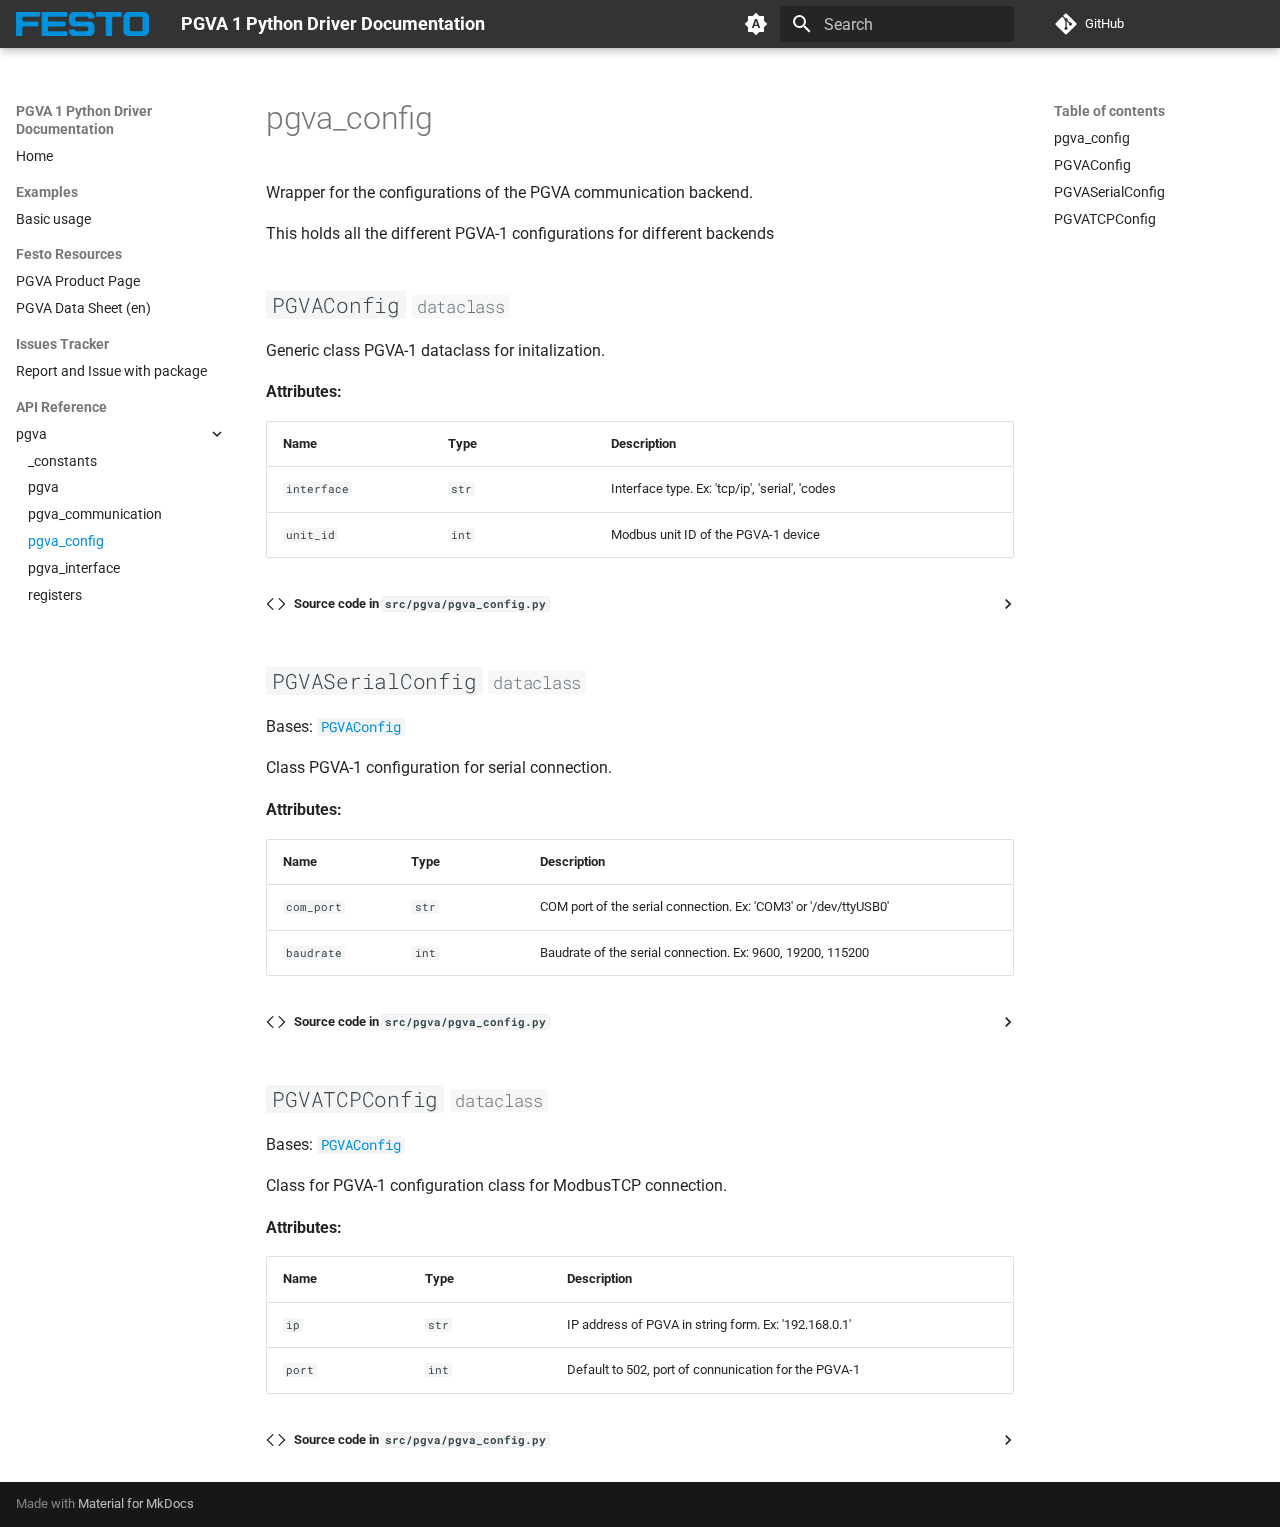
<file: autoapi/pgva/pgva_config/index.html>
<!doctype html>
<html lang="en" class="no-js">
  <head>
    
      <meta charset="utf-8">
      <meta name="viewport" content="width=device-width,initial-scale=1">
      
      
      
        <link rel="canonical" href="https://festo-se.github.io/festo-pgva/autoapi/pgva/pgva_config/">
      
      
        <link rel="prev" href="../pgva_communication/">
      
      
        <link rel="next" href="../pgva_interface/">
      
      
        
      
      
      <link rel="icon" href="../../../img/method.png">
      <meta name="generator" content="mkdocs-1.6.1, mkdocs-material-9.7.6">
    
    
      
        <title>pgva_config - PGVA 1 Python Driver Documentation</title>
      
    
    
      <link rel="stylesheet" href="../../../assets/stylesheets/main.484c7ddc.min.css">
      
        
        <link rel="stylesheet" href="../../../assets/stylesheets/palette.ab4e12ef.min.css">
      
      


    
    
      
    
    
      
        
        
        <link rel="preconnect" href="https://fonts.gstatic.com" crossorigin>
        <link rel="stylesheet" href="https://fonts.googleapis.com/css?family=Roboto:300,300i,400,400i,700,700i%7CRoboto+Mono:400,400i,700,700i&display=fallback">
        <style>:root{--md-text-font:"Roboto";--md-code-font:"Roboto Mono"}</style>
      
    
    
      <link rel="stylesheet" href="../../../assets/_mkdocstrings.css">
    
      <link rel="stylesheet" href="../../../css/extra.css">
    
      <link rel="stylesheet" href="https://www.festo.com/fonts/fonts.css">
    
    <script>__md_scope=new URL("../../..",location),__md_hash=e=>[...e].reduce(((e,_)=>(e<<5)-e+_.charCodeAt(0)),0),__md_get=(e,_=localStorage,t=__md_scope)=>JSON.parse(_.getItem(t.pathname+"."+e)),__md_set=(e,_,t=localStorage,a=__md_scope)=>{try{t.setItem(a.pathname+"."+e,JSON.stringify(_))}catch(e){}}</script>
    
      

    
    
  </head>
  
  
    
    
      
    
    
    
    
    <body dir="ltr" data-md-color-scheme="default" data-md-color-primary="indigo" data-md-color-accent="indigo">
  
    
    <input class="md-toggle" data-md-toggle="drawer" type="checkbox" id="__drawer" autocomplete="off">
    <input class="md-toggle" data-md-toggle="search" type="checkbox" id="__search" autocomplete="off">
    <label class="md-overlay" for="__drawer"></label>
    <div data-md-component="skip">
      
        
        <a href="#pgva.pgva_config" class="md-skip">
          Skip to content
        </a>
      
    </div>
    <div data-md-component="announce">
      
    </div>
    
    
      

  

<header class="md-header md-header--shadow" data-md-component="header">
  <nav class="md-header__inner md-grid" aria-label="Header">
    <a href="../../.." title="PGVA 1 Python Driver Documentation" class="md-header__button md-logo" aria-label="PGVA 1 Python Driver Documentation" data-md-component="logo">
      
  <img src="../../../img/Festo_Logo_Caerul_Web.svg" alt="logo">

    </a>
    <label class="md-header__button md-icon" for="__drawer">
      
      <svg xmlns="http://www.w3.org/2000/svg" viewBox="0 0 24 24"><path d="M3 6h18v2H3zm0 5h18v2H3zm0 5h18v2H3z"/></svg>
    </label>
    <div class="md-header__title" data-md-component="header-title">
      <div class="md-header__ellipsis">
        <div class="md-header__topic">
          <span class="md-ellipsis">
            PGVA 1 Python Driver Documentation
          </span>
        </div>
        <div class="md-header__topic" data-md-component="header-topic">
          <span class="md-ellipsis">
            
              pgva_config
            
          </span>
        </div>
      </div>
    </div>
    
      
        <form class="md-header__option" data-md-component="palette">
  
    
    
    
    <input class="md-option" data-md-color-media="(prefers-color-scheme)" data-md-color-scheme="default" data-md-color-primary="indigo" data-md-color-accent="indigo"  aria-label="System preference"  type="radio" name="__palette" id="__palette_0">
    
      <label class="md-header__button md-icon" title="System preference" for="__palette_1" hidden>
        <svg xmlns="http://www.w3.org/2000/svg" viewBox="0 0 24 24"><path d="m14.3 16-.7-2h-3.2l-.7 2H7.8L11 7h2l3.2 9zM20 8.69V4h-4.69L12 .69 8.69 4H4v4.69L.69 12 4 15.31V20h4.69L12 23.31 15.31 20H20v-4.69L23.31 12zm-9.15 3.96h2.3L12 9z"/></svg>
      </label>
    
  
    
    
    
    <input class="md-option" data-md-color-media="(prefers-color-scheme: light)" data-md-color-scheme="default" data-md-color-primary="indigo" data-md-color-accent="indigo"  aria-label="Light mode"  type="radio" name="__palette" id="__palette_1">
    
      <label class="md-header__button md-icon" title="Light mode" for="__palette_2" hidden>
        <svg xmlns="http://www.w3.org/2000/svg" viewBox="0 0 24 24"><path d="M12 8a4 4 0 0 0-4 4 4 4 0 0 0 4 4 4 4 0 0 0 4-4 4 4 0 0 0-4-4m0 10a6 6 0 0 1-6-6 6 6 0 0 1 6-6 6 6 0 0 1 6 6 6 6 0 0 1-6 6m8-9.31V4h-4.69L12 .69 8.69 4H4v4.69L.69 12 4 15.31V20h4.69L12 23.31 15.31 20H20v-4.69L23.31 12z"/></svg>
      </label>
    
  
    
    
    
    <input class="md-option" data-md-color-media="(prefers-color-scheme: dark)" data-md-color-scheme="slate" data-md-color-primary="indigo" data-md-color-accent="indigo"  aria-label="Dark mode"  type="radio" name="__palette" id="__palette_2">
    
      <label class="md-header__button md-icon" title="Dark mode" for="__palette_0" hidden>
        <svg xmlns="http://www.w3.org/2000/svg" viewBox="0 0 24 24"><path d="M12 18c-.89 0-1.74-.2-2.5-.55C11.56 16.5 13 14.42 13 12s-1.44-4.5-3.5-5.45C10.26 6.2 11.11 6 12 6a6 6 0 0 1 6 6 6 6 0 0 1-6 6m8-9.31V4h-4.69L12 .69 8.69 4H4v4.69L.69 12 4 15.31V20h4.69L12 23.31 15.31 20H20v-4.69L23.31 12z"/></svg>
      </label>
    
  
</form>
      
    
    
      <script>var palette=__md_get("__palette");if(palette&&palette.color){if("(prefers-color-scheme)"===palette.color.media){var media=matchMedia("(prefers-color-scheme: light)"),input=document.querySelector(media.matches?"[data-md-color-media='(prefers-color-scheme: light)']":"[data-md-color-media='(prefers-color-scheme: dark)']");palette.color.media=input.getAttribute("data-md-color-media"),palette.color.scheme=input.getAttribute("data-md-color-scheme"),palette.color.primary=input.getAttribute("data-md-color-primary"),palette.color.accent=input.getAttribute("data-md-color-accent")}for(var[key,value]of Object.entries(palette.color))document.body.setAttribute("data-md-color-"+key,value)}</script>
    
    
    
      
      
        <label class="md-header__button md-icon" for="__search">
          
          <svg xmlns="http://www.w3.org/2000/svg" viewBox="0 0 24 24"><path d="M9.5 3A6.5 6.5 0 0 1 16 9.5c0 1.61-.59 3.09-1.56 4.23l.27.27h.79l5 5-1.5 1.5-5-5v-.79l-.27-.27A6.52 6.52 0 0 1 9.5 16 6.5 6.5 0 0 1 3 9.5 6.5 6.5 0 0 1 9.5 3m0 2C7 5 5 7 5 9.5S7 14 9.5 14 14 12 14 9.5 12 5 9.5 5"/></svg>
        </label>
        <div class="md-search" data-md-component="search" role="dialog">
  <label class="md-search__overlay" for="__search"></label>
  <div class="md-search__inner" role="search">
    <form class="md-search__form" name="search">
      <input type="text" class="md-search__input" name="query" aria-label="Search" placeholder="Search" autocapitalize="off" autocorrect="off" autocomplete="off" spellcheck="false" data-md-component="search-query" required>
      <label class="md-search__icon md-icon" for="__search">
        
        <svg xmlns="http://www.w3.org/2000/svg" viewBox="0 0 24 24"><path d="M9.5 3A6.5 6.5 0 0 1 16 9.5c0 1.61-.59 3.09-1.56 4.23l.27.27h.79l5 5-1.5 1.5-5-5v-.79l-.27-.27A6.52 6.52 0 0 1 9.5 16 6.5 6.5 0 0 1 3 9.5 6.5 6.5 0 0 1 9.5 3m0 2C7 5 5 7 5 9.5S7 14 9.5 14 14 12 14 9.5 12 5 9.5 5"/></svg>
        
        <svg xmlns="http://www.w3.org/2000/svg" viewBox="0 0 24 24"><path d="M20 11v2H8l5.5 5.5-1.42 1.42L4.16 12l7.92-7.92L13.5 5.5 8 11z"/></svg>
      </label>
      <nav class="md-search__options" aria-label="Search">
        
        <button type="reset" class="md-search__icon md-icon" title="Clear" aria-label="Clear" tabindex="-1">
          
          <svg xmlns="http://www.w3.org/2000/svg" viewBox="0 0 24 24"><path d="M19 6.41 17.59 5 12 10.59 6.41 5 5 6.41 10.59 12 5 17.59 6.41 19 12 13.41 17.59 19 19 17.59 13.41 12z"/></svg>
        </button>
      </nav>
      
    </form>
    <div class="md-search__output">
      <div class="md-search__scrollwrap" tabindex="0" data-md-scrollfix>
        <div class="md-search-result" data-md-component="search-result">
          <div class="md-search-result__meta">
            Initializing search
          </div>
          <ol class="md-search-result__list" role="presentation"></ol>
        </div>
      </div>
    </div>
  </div>
</div>
      
    
    
      <div class="md-header__source">
        <a href="https://github.com/Festo-se/festo-pgva" title="Go to repository" class="md-source" data-md-component="source">
  <div class="md-source__icon md-icon">
    
    <svg xmlns="http://www.w3.org/2000/svg" viewBox="0 0 448 512"><!--! Font Awesome Free 7.1.0 by @fontawesome - https://fontawesome.com License - https://fontawesome.com/license/free (Icons: CC BY 4.0, Fonts: SIL OFL 1.1, Code: MIT License) Copyright 2025 Fonticons, Inc.--><path d="M439.6 236.1 244 40.5c-5.4-5.5-12.8-8.5-20.4-8.5s-15 3-20.4 8.4L162.5 81l51.5 51.5c27.1-9.1 52.7 16.8 43.4 43.7l49.7 49.7c34.2-11.8 61.2 31 35.5 56.7-26.5 26.5-70.2-2.9-56-37.3L240.3 199v121.9c25.3 12.5 22.3 41.8 9.1 55-6.4 6.4-15.2 10.1-24.3 10.1s-17.8-3.6-24.3-10.1c-17.6-17.6-11.1-46.9 11.2-56v-123c-20.8-8.5-24.6-30.7-18.6-45L142.6 101 8.5 235.1C3 240.6 0 247.9 0 255.5s3 15 8.5 20.4l195.6 195.7c5.4 5.4 12.7 8.4 20.4 8.4s15-3 20.4-8.4l194.7-194.7c5.4-5.4 8.4-12.8 8.4-20.4s-3-15-8.4-20.4"/></svg>
  </div>
  <div class="md-source__repository">
    GitHub
  </div>
</a>
      </div>
    
  </nav>
  
</header>
    
    <div class="md-container" data-md-component="container">
      
      
        
          
        
      
      <main class="md-main" data-md-component="main">
        <div class="md-main__inner md-grid">
          
            
              
              <div class="md-sidebar md-sidebar--primary" data-md-component="sidebar" data-md-type="navigation" >
                <div class="md-sidebar__scrollwrap">
                  <div class="md-sidebar__inner">
                    



<nav class="md-nav md-nav--primary" aria-label="Navigation" data-md-level="0">
  <label class="md-nav__title" for="__drawer">
    <a href="../../.." title="PGVA 1 Python Driver Documentation" class="md-nav__button md-logo" aria-label="PGVA 1 Python Driver Documentation" data-md-component="logo">
      
  <img src="../../../img/Festo_Logo_Caerul_Web.svg" alt="logo">

    </a>
    PGVA 1 Python Driver Documentation
  </label>
  
    <div class="md-nav__source">
      <a href="https://github.com/Festo-se/festo-pgva" title="Go to repository" class="md-source" data-md-component="source">
  <div class="md-source__icon md-icon">
    
    <svg xmlns="http://www.w3.org/2000/svg" viewBox="0 0 448 512"><!--! Font Awesome Free 7.1.0 by @fontawesome - https://fontawesome.com License - https://fontawesome.com/license/free (Icons: CC BY 4.0, Fonts: SIL OFL 1.1, Code: MIT License) Copyright 2025 Fonticons, Inc.--><path d="M439.6 236.1 244 40.5c-5.4-5.5-12.8-8.5-20.4-8.5s-15 3-20.4 8.4L162.5 81l51.5 51.5c27.1-9.1 52.7 16.8 43.4 43.7l49.7 49.7c34.2-11.8 61.2 31 35.5 56.7-26.5 26.5-70.2-2.9-56-37.3L240.3 199v121.9c25.3 12.5 22.3 41.8 9.1 55-6.4 6.4-15.2 10.1-24.3 10.1s-17.8-3.6-24.3-10.1c-17.6-17.6-11.1-46.9 11.2-56v-123c-20.8-8.5-24.6-30.7-18.6-45L142.6 101 8.5 235.1C3 240.6 0 247.9 0 255.5s3 15 8.5 20.4l195.6 195.7c5.4 5.4 12.7 8.4 20.4 8.4s15-3 20.4-8.4l194.7-194.7c5.4-5.4 8.4-12.8 8.4-20.4s-3-15-8.4-20.4"/></svg>
  </div>
  <div class="md-source__repository">
    GitHub
  </div>
</a>
    </div>
  
  <ul class="md-nav__list" data-md-scrollfix>
    
      
      
  
  
  
  
    <li class="md-nav__item">
      <a href="../../.." class="md-nav__link">
        
  
  
  <span class="md-ellipsis">
    
  
    Home
  

    
  </span>
  
  

      </a>
    </li>
  

    
      
      
  
  
  
  
    
    
    
    
      
        
        
      
    
    
    <li class="md-nav__item md-nav__item--section md-nav__item--nested">
      
        
        
        <input class="md-nav__toggle md-toggle " type="checkbox" id="__nav_2" >
        
          
          <label class="md-nav__link" for="__nav_2" id="__nav_2_label" tabindex="">
            
  
  
  <span class="md-ellipsis">
    
  
    Examples
  

    
  </span>
  
  

            <span class="md-nav__icon md-icon"></span>
          </label>
        
        <nav class="md-nav" data-md-level="1" aria-labelledby="__nav_2_label" aria-expanded="false">
          <label class="md-nav__title" for="__nav_2">
            <span class="md-nav__icon md-icon"></span>
            
  
    Examples
  

          </label>
          <ul class="md-nav__list" data-md-scrollfix>
            
              
                
  
  
  
  
    <li class="md-nav__item">
      <a href="../../../examples/examples/" class="md-nav__link">
        
  
  
  <span class="md-ellipsis">
    
  
    Basic usage
  

    
  </span>
  
  

      </a>
    </li>
  

              
            
          </ul>
        </nav>
      
    </li>
  

    
      
      
  
  
  
  
    
    
    
    
      
        
        
      
    
    
    <li class="md-nav__item md-nav__item--section md-nav__item--nested">
      
        
        
        <input class="md-nav__toggle md-toggle " type="checkbox" id="__nav_3" >
        
          
          <label class="md-nav__link" for="__nav_3" id="__nav_3_label" tabindex="">
            
  
  
  <span class="md-ellipsis">
    
  
    Festo Resources
  

    
  </span>
  
  

            <span class="md-nav__icon md-icon"></span>
          </label>
        
        <nav class="md-nav" data-md-level="1" aria-labelledby="__nav_3_label" aria-expanded="false">
          <label class="md-nav__title" for="__nav_3">
            <span class="md-nav__icon md-icon"></span>
            
  
    Festo Resources
  

          </label>
          <ul class="md-nav__list" data-md-scrollfix>
            
              
                
  
  
  
  
    <li class="md-nav__item">
      <a href="https://www.festo.com/us/en/p/pressure-vacuum-generator-id_PGVA/" class="md-nav__link">
        
  
  
  <span class="md-ellipsis">
    
  
    PGVA Product Page
  

    
  </span>
  
  

      </a>
    </li>
  

              
            
              
                
  
  
  
  
    <li class="md-nav__item">
      <a href="https://www.festo.com/assets/attachment/en/661576" class="md-nav__link">
        
  
  
  <span class="md-ellipsis">
    
  
    PGVA Data Sheet (en)
  

    
  </span>
  
  

      </a>
    </li>
  

              
            
          </ul>
        </nav>
      
    </li>
  

    
      
      
  
  
  
  
    
    
    
    
      
        
        
      
    
    
    <li class="md-nav__item md-nav__item--section md-nav__item--nested">
      
        
        
        <input class="md-nav__toggle md-toggle " type="checkbox" id="__nav_4" >
        
          
          <label class="md-nav__link" for="__nav_4" id="__nav_4_label" tabindex="">
            
  
  
  <span class="md-ellipsis">
    
  
    Issues Tracker
  

    
  </span>
  
  

            <span class="md-nav__icon md-icon"></span>
          </label>
        
        <nav class="md-nav" data-md-level="1" aria-labelledby="__nav_4_label" aria-expanded="false">
          <label class="md-nav__title" for="__nav_4">
            <span class="md-nav__icon md-icon"></span>
            
  
    Issues Tracker
  

          </label>
          <ul class="md-nav__list" data-md-scrollfix>
            
              
                
  
  
  
  
    <li class="md-nav__item">
      <a href="https://github.com/Festo-se/festo-pgva/issues" class="md-nav__link">
        
  
  
  <span class="md-ellipsis">
    
  
    Report and Issue with package
  

    
  </span>
  
  

      </a>
    </li>
  

              
            
          </ul>
        </nav>
      
    </li>
  

    
      
      
  
  
    
  
  
  
    
    
    
    
      
        
        
      
    
    
    <li class="md-nav__item md-nav__item--active md-nav__item--section md-nav__item--nested">
      
        
        
        <input class="md-nav__toggle md-toggle " type="checkbox" id="__nav_5" checked>
        
          
          <label class="md-nav__link" for="__nav_5" id="__nav_5_label" tabindex="">
            
  
  
  <span class="md-ellipsis">
    
  
    API Reference
  

    
  </span>
  
  

            <span class="md-nav__icon md-icon"></span>
          </label>
        
        <nav class="md-nav" data-md-level="1" aria-labelledby="__nav_5_label" aria-expanded="true">
          <label class="md-nav__title" for="__nav_5">
            <span class="md-nav__icon md-icon"></span>
            
  
    API Reference
  

          </label>
          <ul class="md-nav__list" data-md-scrollfix>
            
              
                
  
  
    
  
  
  
    
    
    
    
      
    
    
    <li class="md-nav__item md-nav__item--active md-nav__item--nested">
      
        
        
        <input class="md-nav__toggle md-toggle " type="checkbox" id="__nav_5_1" checked>
        
          
          <label class="md-nav__link" for="__nav_5_1" id="__nav_5_1_label" tabindex="0">
            
  
  
  <span class="md-ellipsis">
    
  
    pgva
  

    
  </span>
  
  

            <span class="md-nav__icon md-icon"></span>
          </label>
        
        <nav class="md-nav" data-md-level="2" aria-labelledby="__nav_5_1_label" aria-expanded="true">
          <label class="md-nav__title" for="__nav_5_1">
            <span class="md-nav__icon md-icon"></span>
            
  
    pgva
  

          </label>
          <ul class="md-nav__list" data-md-scrollfix>
            
              
                
  
  
  
  
    <li class="md-nav__item">
      <a href="../_constants/" class="md-nav__link">
        
  
  
  <span class="md-ellipsis">
    
  
    _constants
  

    
  </span>
  
  

      </a>
    </li>
  

              
            
              
                
  
  
  
  
    <li class="md-nav__item">
      <a href="../pgva/" class="md-nav__link">
        
  
  
  <span class="md-ellipsis">
    
  
    pgva
  

    
  </span>
  
  

      </a>
    </li>
  

              
            
              
                
  
  
  
  
    <li class="md-nav__item">
      <a href="../pgva_communication/" class="md-nav__link">
        
  
  
  <span class="md-ellipsis">
    
  
    pgva_communication
  

    
  </span>
  
  

      </a>
    </li>
  

              
            
              
                
  
  
    
  
  
  
    <li class="md-nav__item md-nav__item--active">
      
      <input class="md-nav__toggle md-toggle" type="checkbox" id="__toc">
      
      
      
        <label class="md-nav__link md-nav__link--active" for="__toc">
          
  
  
  <span class="md-ellipsis">
    
  
    pgva_config
  

    
  </span>
  
  

          <span class="md-nav__icon md-icon"></span>
        </label>
      
      <a href="./" class="md-nav__link md-nav__link--active">
        
  
  
  <span class="md-ellipsis">
    
  
    pgva_config
  

    
  </span>
  
  

      </a>
      
        

<nav class="md-nav md-nav--secondary" aria-label="Table of contents">
  
  
  
  
    <label class="md-nav__title" for="__toc">
      <span class="md-nav__icon md-icon"></span>
      Table of contents
    </label>
    <ul class="md-nav__list" data-md-component="toc" data-md-scrollfix>
      
        <li class="md-nav__item">
  <a href="#pgva.pgva_config" class="md-nav__link">
    <span class="md-ellipsis">
      
        pgva_config
      
    </span>
  </a>
  
</li>
      
        <li class="md-nav__item">
  <a href="#pgva.pgva_config.PGVAConfig" class="md-nav__link">
    <span class="md-ellipsis">
      
        PGVAConfig
      
    </span>
  </a>
  
</li>
      
        <li class="md-nav__item">
  <a href="#pgva.pgva_config.PGVASerialConfig" class="md-nav__link">
    <span class="md-ellipsis">
      
        PGVASerialConfig
      
    </span>
  </a>
  
</li>
      
        <li class="md-nav__item">
  <a href="#pgva.pgva_config.PGVATCPConfig" class="md-nav__link">
    <span class="md-ellipsis">
      
        PGVATCPConfig
      
    </span>
  </a>
  
</li>
      
    </ul>
  
</nav>
      
    </li>
  

              
            
              
                
  
  
  
  
    <li class="md-nav__item">
      <a href="../pgva_interface/" class="md-nav__link">
        
  
  
  <span class="md-ellipsis">
    
  
    pgva_interface
  

    
  </span>
  
  

      </a>
    </li>
  

              
            
              
                
  
  
  
  
    <li class="md-nav__item">
      <a href="../registers/" class="md-nav__link">
        
  
  
  <span class="md-ellipsis">
    
  
    registers
  

    
  </span>
  
  

      </a>
    </li>
  

              
            
          </ul>
        </nav>
      
    </li>
  

              
            
          </ul>
        </nav>
      
    </li>
  

    
  </ul>
</nav>
                  </div>
                </div>
              </div>
            
            
              
              <div class="md-sidebar md-sidebar--secondary" data-md-component="sidebar" data-md-type="toc" >
                <div class="md-sidebar__scrollwrap">
                  <div class="md-sidebar__inner">
                    

<nav class="md-nav md-nav--secondary" aria-label="Table of contents">
  
  
  
  
    <label class="md-nav__title" for="__toc">
      <span class="md-nav__icon md-icon"></span>
      Table of contents
    </label>
    <ul class="md-nav__list" data-md-component="toc" data-md-scrollfix>
      
        <li class="md-nav__item">
  <a href="#pgva.pgva_config" class="md-nav__link">
    <span class="md-ellipsis">
      
        pgva_config
      
    </span>
  </a>
  
</li>
      
        <li class="md-nav__item">
  <a href="#pgva.pgva_config.PGVAConfig" class="md-nav__link">
    <span class="md-ellipsis">
      
        PGVAConfig
      
    </span>
  </a>
  
</li>
      
        <li class="md-nav__item">
  <a href="#pgva.pgva_config.PGVASerialConfig" class="md-nav__link">
    <span class="md-ellipsis">
      
        PGVASerialConfig
      
    </span>
  </a>
  
</li>
      
        <li class="md-nav__item">
  <a href="#pgva.pgva_config.PGVATCPConfig" class="md-nav__link">
    <span class="md-ellipsis">
      
        PGVATCPConfig
      
    </span>
  </a>
  
</li>
      
    </ul>
  
</nav>
                  </div>
                </div>
              </div>
            
          
          
            <div class="md-content" data-md-component="content">
              
              <article class="md-content__inner md-typeset">
                
                  


  
  


  <h1>pgva_config</h1>

<div class="doc doc-object doc-module">



<a id="pgva.pgva_config"></a>
    <div class="doc doc-contents first">

        <p>Wrapper for the configurations of the PGVA communication backend.</p>
<p>This holds all the different PGVA-1 configurations for different backends</p>










<div class="doc doc-children">









<div class="doc doc-object doc-class">



<h2 id="pgva.pgva_config.PGVAConfig" class="doc doc-heading">
            <code>PGVAConfig</code>


  <span class="doc doc-labels">
      <small class="doc doc-label doc-label-dataclass"><code>dataclass</code></small>
  </span>

</h2>


    <div class="doc doc-contents ">



        <p>Generic class PGVA-1 dataclass for initalization.</p>


<p><span class="doc-section-title">Attributes:</span></p>
    <table>
      <thead>
        <tr>
          <th>Name</th>
          <th>Type</th>
          <th>Description</th>
        </tr>
      </thead>
      <tbody>
          <tr class="doc-section-item">
            <td><code><span title="pgva.pgva_config.PGVAConfig.interface">interface</span></code></td>
            <td>
                  <code><span title="str">str</span></code>
            </td>
            <td>
              <div class="doc-md-description">
                <p>Interface type. Ex: 'tcp/ip', 'serial', 'codes</p>
              </div>
            </td>
          </tr>
          <tr class="doc-section-item">
            <td><code><span title="pgva.pgva_config.PGVAConfig.unit_id">unit_id</span></code></td>
            <td>
                  <code><span title="int">int</span></code>
            </td>
            <td>
              <div class="doc-md-description">
                <p>Modbus unit ID of the PGVA-1 device</p>
              </div>
            </td>
          </tr>
      </tbody>
    </table>








              <details class="mkdocstrings-source">
                <summary>Source code in <code>src/pgva/pgva_config.py</code></summary>
                <div class="highlight"><table class="highlighttable"><tr><td class="linenos"><div class="linenodiv"><pre><span></span><span class="normal"><a href="#__codelineno-0-10">10</a></span>
<span class="normal"><a href="#__codelineno-0-11">11</a></span>
<span class="normal"><a href="#__codelineno-0-12">12</a></span>
<span class="normal"><a href="#__codelineno-0-13">13</a></span>
<span class="normal"><a href="#__codelineno-0-14">14</a></span>
<span class="normal"><a href="#__codelineno-0-15">15</a></span>
<span class="normal"><a href="#__codelineno-0-16">16</a></span>
<span class="normal"><a href="#__codelineno-0-17">17</a></span>
<span class="normal"><a href="#__codelineno-0-18">18</a></span>
<span class="normal"><a href="#__codelineno-0-19">19</a></span>
<span class="normal"><a href="#__codelineno-0-20">20</a></span>
<span class="normal"><a href="#__codelineno-0-21">21</a></span></pre></div></td><td class="code"><div><pre><span></span><code><a id="__codelineno-0-10" name="__codelineno-0-10"></a><span class="nd">@dataclass</span><span class="p">(</span><span class="n">kw_only</span><span class="o">=</span><span class="kc">True</span><span class="p">)</span>
<a id="__codelineno-0-11" name="__codelineno-0-11"></a><span class="k">class</span><span class="w"> </span><span class="nc">PGVAConfig</span><span class="p">:</span>
<a id="__codelineno-0-12" name="__codelineno-0-12"></a><span class="w">    </span><span class="sd">&quot;&quot;&quot;</span>
<a id="__codelineno-0-13" name="__codelineno-0-13"></a><span class="sd">    Generic class PGVA-1 dataclass for initalization.</span>
<a id="__codelineno-0-14" name="__codelineno-0-14"></a>
<a id="__codelineno-0-15" name="__codelineno-0-15"></a><span class="sd">    Attributes:</span>
<a id="__codelineno-0-16" name="__codelineno-0-16"></a><span class="sd">        interface (str): Interface type. Ex: &#39;tcp/ip&#39;, &#39;serial&#39;, &#39;codes</span>
<a id="__codelineno-0-17" name="__codelineno-0-17"></a><span class="sd">        unit_id (int): Modbus unit ID of the PGVA-1 device</span>
<a id="__codelineno-0-18" name="__codelineno-0-18"></a><span class="sd">    &quot;&quot;&quot;</span>
<a id="__codelineno-0-19" name="__codelineno-0-19"></a>
<a id="__codelineno-0-20" name="__codelineno-0-20"></a>    <span class="n">interface</span><span class="p">:</span> <span class="nb">str</span>
<a id="__codelineno-0-21" name="__codelineno-0-21"></a>    <span class="n">unit_id</span><span class="p">:</span> <span class="nb">int</span> <span class="o">=</span> <span class="mi">1</span>
</code></pre></div></td></tr></table></div>
              </details>



<div class="doc doc-children">












  </div>

    </div>

</div>

<div class="doc doc-object doc-class">



<h2 id="pgva.pgva_config.PGVASerialConfig" class="doc doc-heading">
            <code>PGVASerialConfig</code>


  <span class="doc doc-labels">
      <small class="doc doc-label doc-label-dataclass"><code>dataclass</code></small>
  </span>

</h2>


    <div class="doc doc-contents ">
            <p class="doc doc-class-bases">
              Bases: <code><a class="autorefs autorefs-internal" title="&lt;code&gt;PGVAConfig&lt;/code&gt;


  &lt;span class=&quot;doc doc-labels&quot;&gt;
      &lt;small class=&quot;doc doc-label doc-label-dataclass&quot;&gt;&lt;code&gt;dataclass&lt;/code&gt;&lt;/small&gt;
  &lt;/span&gt; (&lt;code&gt;pgva.pgva_config.PGVAConfig&lt;/code&gt;)" href="#pgva.pgva_config.PGVAConfig">PGVAConfig</a></code></p>



        <p>Class PGVA-1 configuration for serial connection.</p>


<p><span class="doc-section-title">Attributes:</span></p>
    <table>
      <thead>
        <tr>
          <th>Name</th>
          <th>Type</th>
          <th>Description</th>
        </tr>
      </thead>
      <tbody>
          <tr class="doc-section-item">
            <td><code><span title="pgva.pgva_config.PGVASerialConfig.com_port">com_port</span></code></td>
            <td>
                  <code><span title="str">str</span></code>
            </td>
            <td>
              <div class="doc-md-description">
                <p>COM port of the serial connection. Ex: 'COM3' or '/dev/ttyUSB0'</p>
              </div>
            </td>
          </tr>
          <tr class="doc-section-item">
            <td><code><span title="pgva.pgva_config.PGVASerialConfig.baudrate">baudrate</span></code></td>
            <td>
                  <code><span title="int">int</span></code>
            </td>
            <td>
              <div class="doc-md-description">
                <p>Baudrate of the serial connection. Ex: 9600, 19200, 115200</p>
              </div>
            </td>
          </tr>
      </tbody>
    </table>








              <details class="mkdocstrings-source">
                <summary>Source code in <code>src/pgva/pgva_config.py</code></summary>
                <div class="highlight"><table class="highlighttable"><tr><td class="linenos"><div class="linenodiv"><pre><span></span><span class="normal"><a href="#__codelineno-0-38">38</a></span>
<span class="normal"><a href="#__codelineno-0-39">39</a></span>
<span class="normal"><a href="#__codelineno-0-40">40</a></span>
<span class="normal"><a href="#__codelineno-0-41">41</a></span>
<span class="normal"><a href="#__codelineno-0-42">42</a></span>
<span class="normal"><a href="#__codelineno-0-43">43</a></span>
<span class="normal"><a href="#__codelineno-0-44">44</a></span>
<span class="normal"><a href="#__codelineno-0-45">45</a></span>
<span class="normal"><a href="#__codelineno-0-46">46</a></span>
<span class="normal"><a href="#__codelineno-0-47">47</a></span>
<span class="normal"><a href="#__codelineno-0-48">48</a></span>
<span class="normal"><a href="#__codelineno-0-49">49</a></span></pre></div></td><td class="code"><div><pre><span></span><code><a id="__codelineno-0-38" name="__codelineno-0-38"></a><span class="nd">@dataclass</span><span class="p">(</span><span class="n">kw_only</span><span class="o">=</span><span class="kc">True</span><span class="p">)</span>
<a id="__codelineno-0-39" name="__codelineno-0-39"></a><span class="k">class</span><span class="w"> </span><span class="nc">PGVASerialConfig</span><span class="p">(</span><span class="n">PGVAConfig</span><span class="p">):</span>
<a id="__codelineno-0-40" name="__codelineno-0-40"></a><span class="w">    </span><span class="sd">&quot;&quot;&quot;</span>
<a id="__codelineno-0-41" name="__codelineno-0-41"></a><span class="sd">    Class PGVA-1 configuration for serial connection.</span>
<a id="__codelineno-0-42" name="__codelineno-0-42"></a>
<a id="__codelineno-0-43" name="__codelineno-0-43"></a><span class="sd">    Attributes:</span>
<a id="__codelineno-0-44" name="__codelineno-0-44"></a><span class="sd">        com_port (str): COM port of the serial connection. Ex: &#39;COM3&#39; or &#39;/dev/ttyUSB0&#39;</span>
<a id="__codelineno-0-45" name="__codelineno-0-45"></a><span class="sd">        baudrate (int): Baudrate of the serial connection. Ex: 9600, 19200, 115200</span>
<a id="__codelineno-0-46" name="__codelineno-0-46"></a><span class="sd">    &quot;&quot;&quot;</span>
<a id="__codelineno-0-47" name="__codelineno-0-47"></a>
<a id="__codelineno-0-48" name="__codelineno-0-48"></a>    <span class="n">com_port</span><span class="p">:</span> <span class="nb">str</span>
<a id="__codelineno-0-49" name="__codelineno-0-49"></a>    <span class="n">baudrate</span><span class="p">:</span> <span class="nb">int</span>
</code></pre></div></td></tr></table></div>
              </details>



<div class="doc doc-children">












  </div>

    </div>

</div>

<div class="doc doc-object doc-class">



<h2 id="pgva.pgva_config.PGVATCPConfig" class="doc doc-heading">
            <code>PGVATCPConfig</code>


  <span class="doc doc-labels">
      <small class="doc doc-label doc-label-dataclass"><code>dataclass</code></small>
  </span>

</h2>


    <div class="doc doc-contents ">
            <p class="doc doc-class-bases">
              Bases: <code><a class="autorefs autorefs-internal" title="&lt;code&gt;PGVAConfig&lt;/code&gt;


  &lt;span class=&quot;doc doc-labels&quot;&gt;
      &lt;small class=&quot;doc doc-label doc-label-dataclass&quot;&gt;&lt;code&gt;dataclass&lt;/code&gt;&lt;/small&gt;
  &lt;/span&gt; (&lt;code&gt;pgva.pgva_config.PGVAConfig&lt;/code&gt;)" href="#pgva.pgva_config.PGVAConfig">PGVAConfig</a></code></p>



        <p>Class for PGVA-1 configuration class for ModbusTCP connection.</p>


<p><span class="doc-section-title">Attributes:</span></p>
    <table>
      <thead>
        <tr>
          <th>Name</th>
          <th>Type</th>
          <th>Description</th>
        </tr>
      </thead>
      <tbody>
          <tr class="doc-section-item">
            <td><code><span title="pgva.pgva_config.PGVATCPConfig.ip">ip</span></code></td>
            <td>
                  <code><span title="str">str</span></code>
            </td>
            <td>
              <div class="doc-md-description">
                <p>IP address of PGVA in string form. Ex: '192.168.0.1'</p>
              </div>
            </td>
          </tr>
          <tr class="doc-section-item">
            <td><code><span title="pgva.pgva_config.PGVATCPConfig.port">port</span></code></td>
            <td>
                  <code><span title="int">int</span></code>
            </td>
            <td>
              <div class="doc-md-description">
                <p>Default to 502, port of connunication for the PGVA-1</p>
              </div>
            </td>
          </tr>
      </tbody>
    </table>








              <details class="mkdocstrings-source">
                <summary>Source code in <code>src/pgva/pgva_config.py</code></summary>
                <div class="highlight"><table class="highlighttable"><tr><td class="linenos"><div class="linenodiv"><pre><span></span><span class="normal"><a href="#__codelineno-0-24">24</a></span>
<span class="normal"><a href="#__codelineno-0-25">25</a></span>
<span class="normal"><a href="#__codelineno-0-26">26</a></span>
<span class="normal"><a href="#__codelineno-0-27">27</a></span>
<span class="normal"><a href="#__codelineno-0-28">28</a></span>
<span class="normal"><a href="#__codelineno-0-29">29</a></span>
<span class="normal"><a href="#__codelineno-0-30">30</a></span>
<span class="normal"><a href="#__codelineno-0-31">31</a></span>
<span class="normal"><a href="#__codelineno-0-32">32</a></span>
<span class="normal"><a href="#__codelineno-0-33">33</a></span>
<span class="normal"><a href="#__codelineno-0-34">34</a></span>
<span class="normal"><a href="#__codelineno-0-35">35</a></span></pre></div></td><td class="code"><div><pre><span></span><code><a id="__codelineno-0-24" name="__codelineno-0-24"></a><span class="nd">@dataclass</span><span class="p">(</span><span class="n">kw_only</span><span class="o">=</span><span class="kc">True</span><span class="p">)</span>
<a id="__codelineno-0-25" name="__codelineno-0-25"></a><span class="k">class</span><span class="w"> </span><span class="nc">PGVATCPConfig</span><span class="p">(</span><span class="n">PGVAConfig</span><span class="p">):</span>
<a id="__codelineno-0-26" name="__codelineno-0-26"></a><span class="w">    </span><span class="sd">&quot;&quot;&quot;</span>
<a id="__codelineno-0-27" name="__codelineno-0-27"></a><span class="sd">    Class for PGVA-1 configuration class for ModbusTCP connection.</span>
<a id="__codelineno-0-28" name="__codelineno-0-28"></a>
<a id="__codelineno-0-29" name="__codelineno-0-29"></a><span class="sd">    Attributes:</span>
<a id="__codelineno-0-30" name="__codelineno-0-30"></a><span class="sd">        ip (str): IP address of PGVA in string form. Ex: &#39;192.168.0.1&#39;</span>
<a id="__codelineno-0-31" name="__codelineno-0-31"></a><span class="sd">        port (int): Default to 502, port of connunication for the PGVA-1</span>
<a id="__codelineno-0-32" name="__codelineno-0-32"></a><span class="sd">    &quot;&quot;&quot;</span>
<a id="__codelineno-0-33" name="__codelineno-0-33"></a>
<a id="__codelineno-0-34" name="__codelineno-0-34"></a>    <span class="n">ip</span><span class="p">:</span> <span class="nb">str</span>
<a id="__codelineno-0-35" name="__codelineno-0-35"></a>    <span class="n">port</span><span class="p">:</span> <span class="nb">int</span> <span class="o">=</span> <span class="mi">502</span>
</code></pre></div></td></tr></table></div>
              </details>



<div class="doc doc-children">












  </div>

    </div>

</div>




  </div>

    </div>

</div>












                
              </article>
            </div>
          
          
<script>var target=document.getElementById(location.hash.slice(1));target&&target.name&&(target.checked=target.name.startsWith("__tabbed_"))</script>
        </div>
        
      </main>
      
        <footer class="md-footer">
  
  <div class="md-footer-meta md-typeset">
    <div class="md-footer-meta__inner md-grid">
      <div class="md-copyright">
  
  
    Made with
    <a href="https://squidfunk.github.io/mkdocs-material/" target="_blank" rel="noopener">
      Material for MkDocs
    </a>
  
</div>
      
    </div>
  </div>
</footer>
      
    </div>
    <div class="md-dialog" data-md-component="dialog">
      <div class="md-dialog__inner md-typeset"></div>
    </div>
    
    
    
      
      
      <script id="__config" type="application/json">{"annotate": null, "base": "../../..", "features": "navigation.sections content.code.copy content.tooltips", "search": "../../../assets/javascripts/workers/search.2c215733.min.js", "tags": null, "translations": {"clipboard.copied": "Copied to clipboard", "clipboard.copy": "Copy to clipboard", "search.result.more.one": "1 more on this page", "search.result.more.other": "# more on this page", "search.result.none": "No matching documents", "search.result.one": "1 matching document", "search.result.other": "# matching documents", "search.result.placeholder": "Type to start searching", "search.result.term.missing": "Missing", "select.version": "Select version"}, "version": null}</script>
    
    
      <script src="../../../assets/javascripts/bundle.79ae519e.min.js"></script>
      
    
  </body>
</html>
</file>
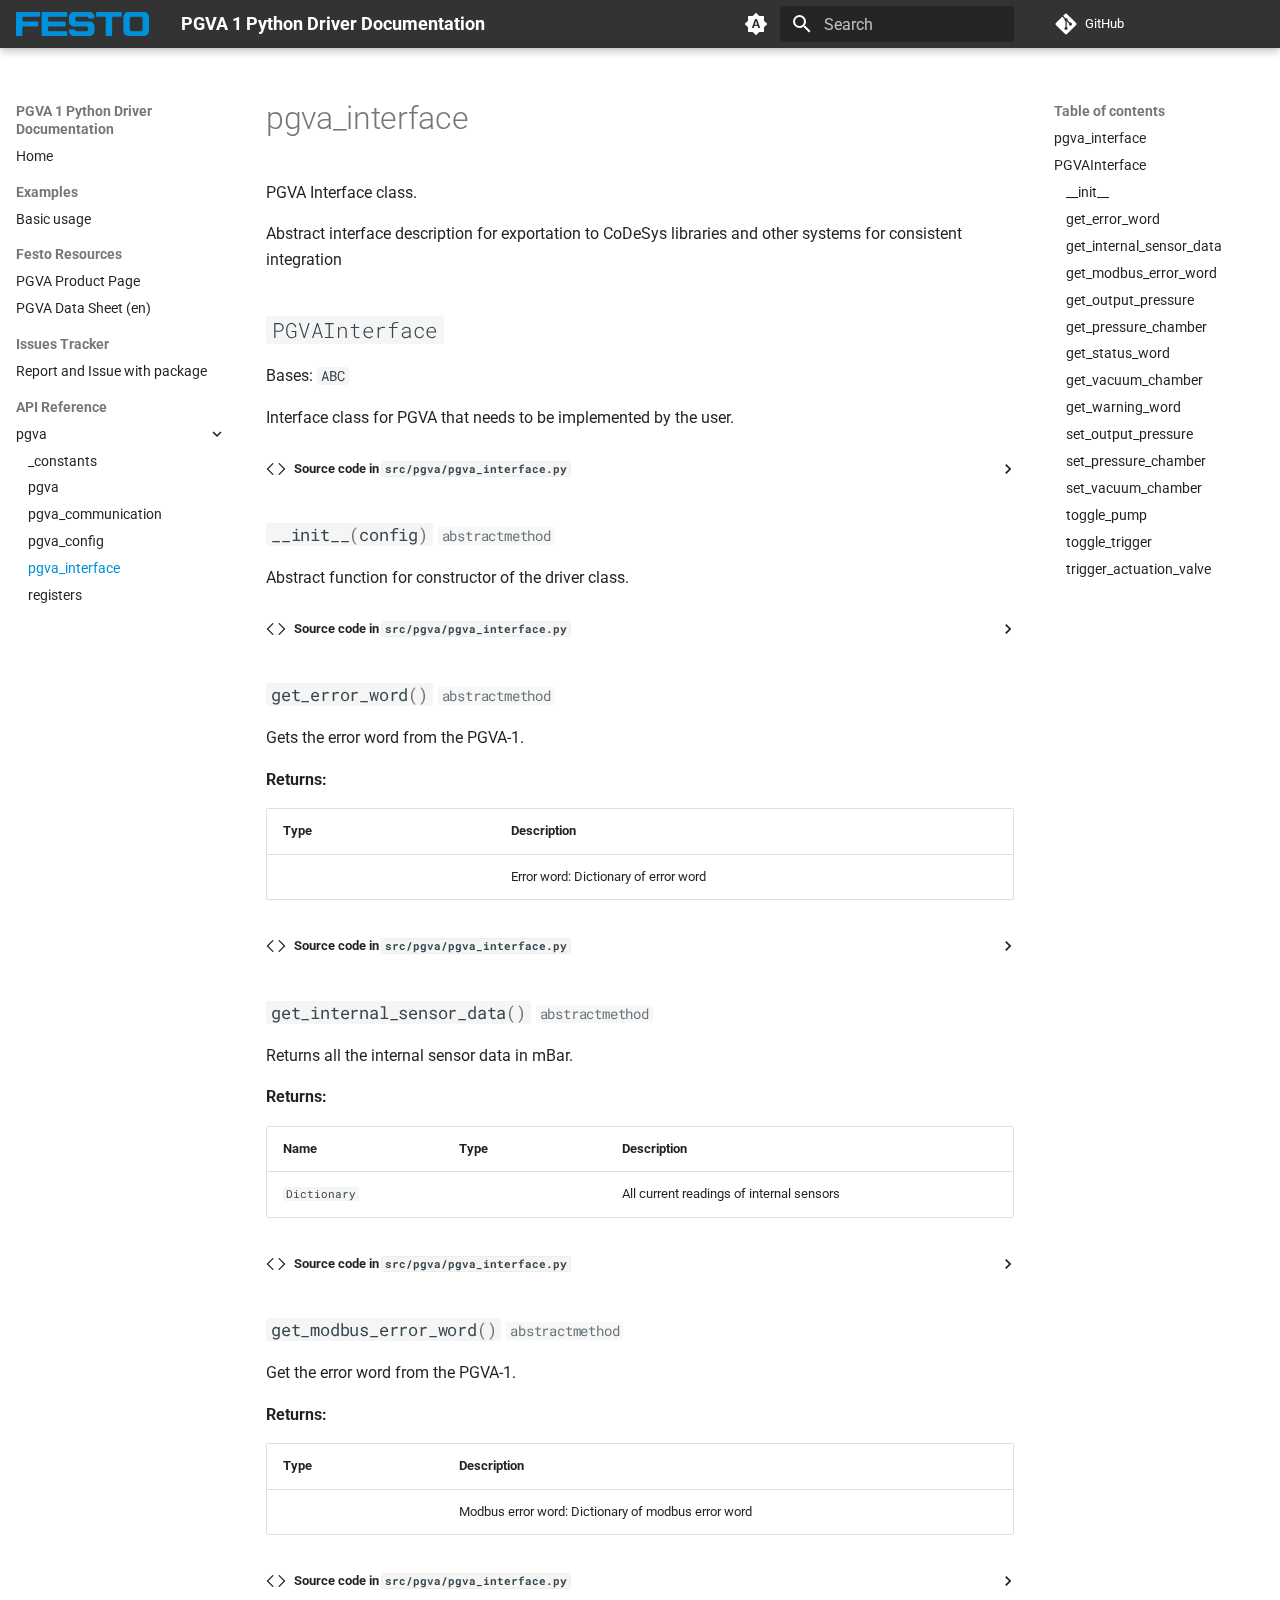
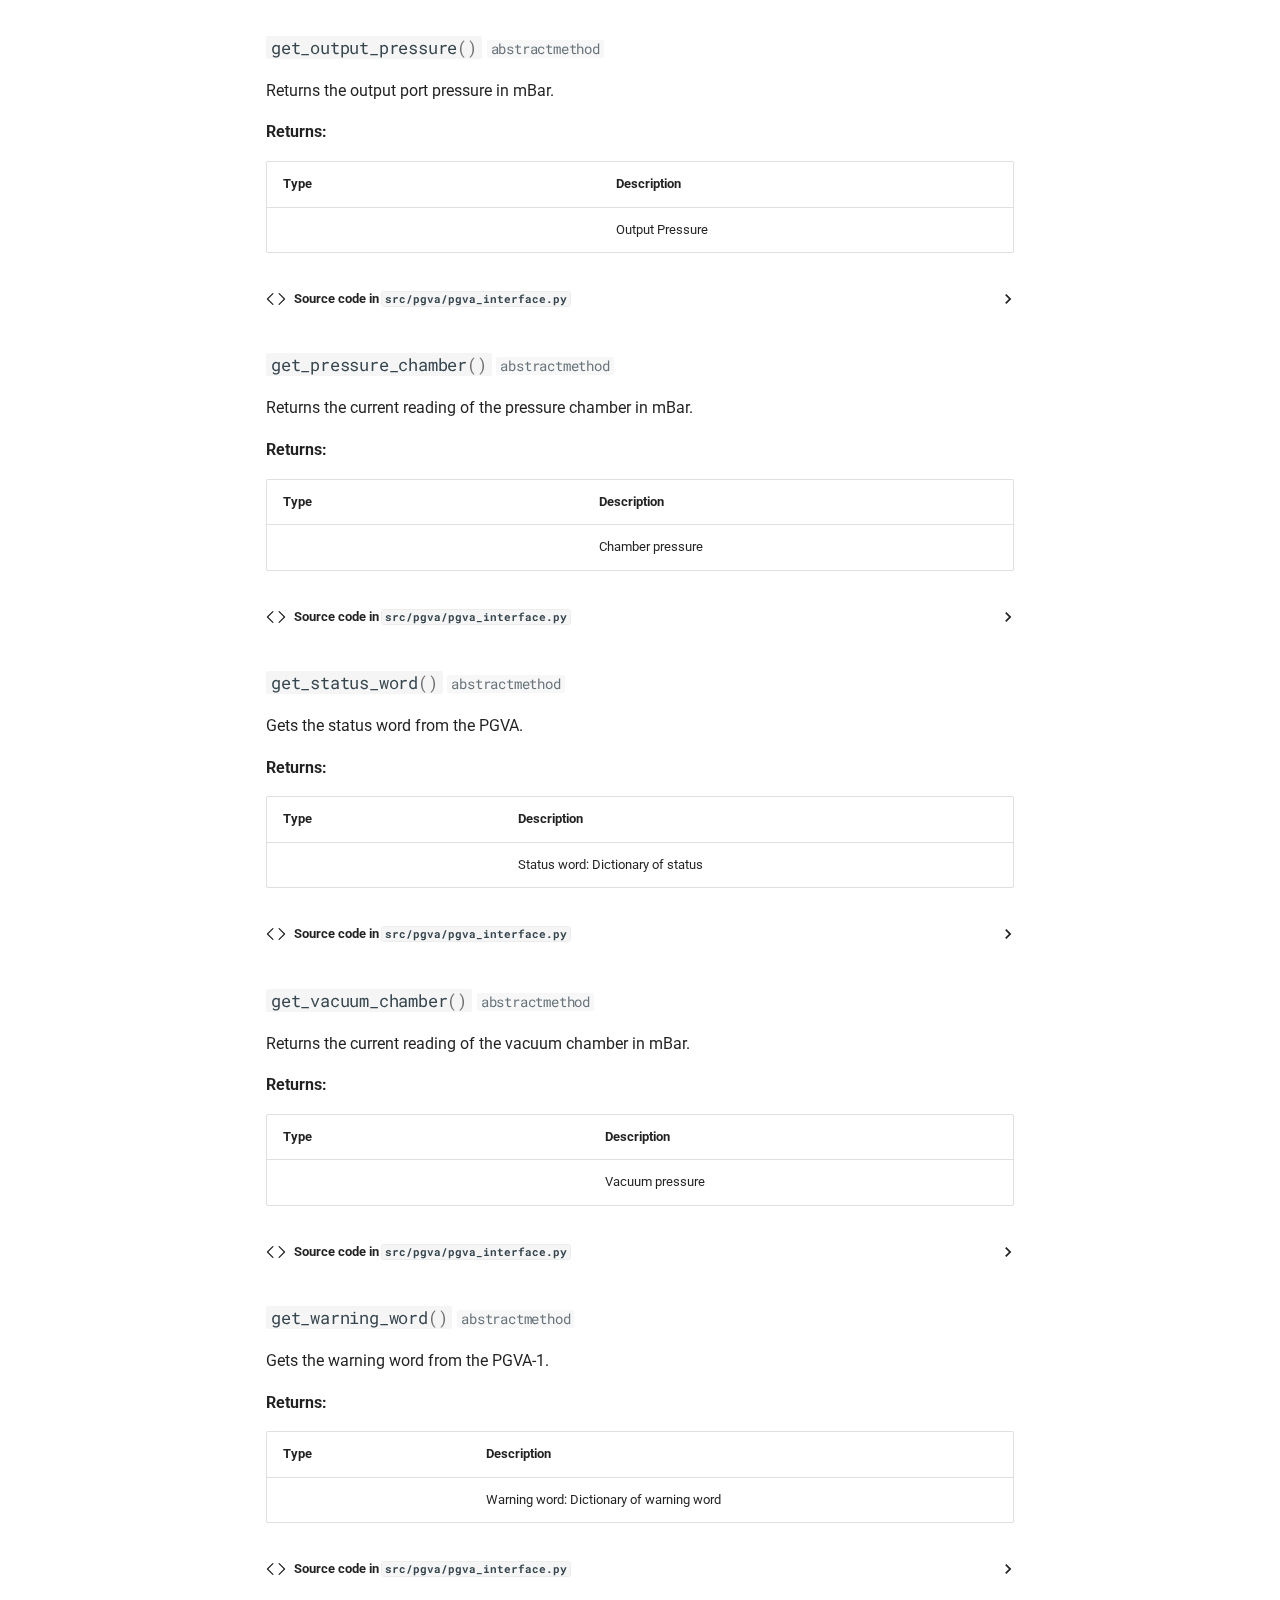
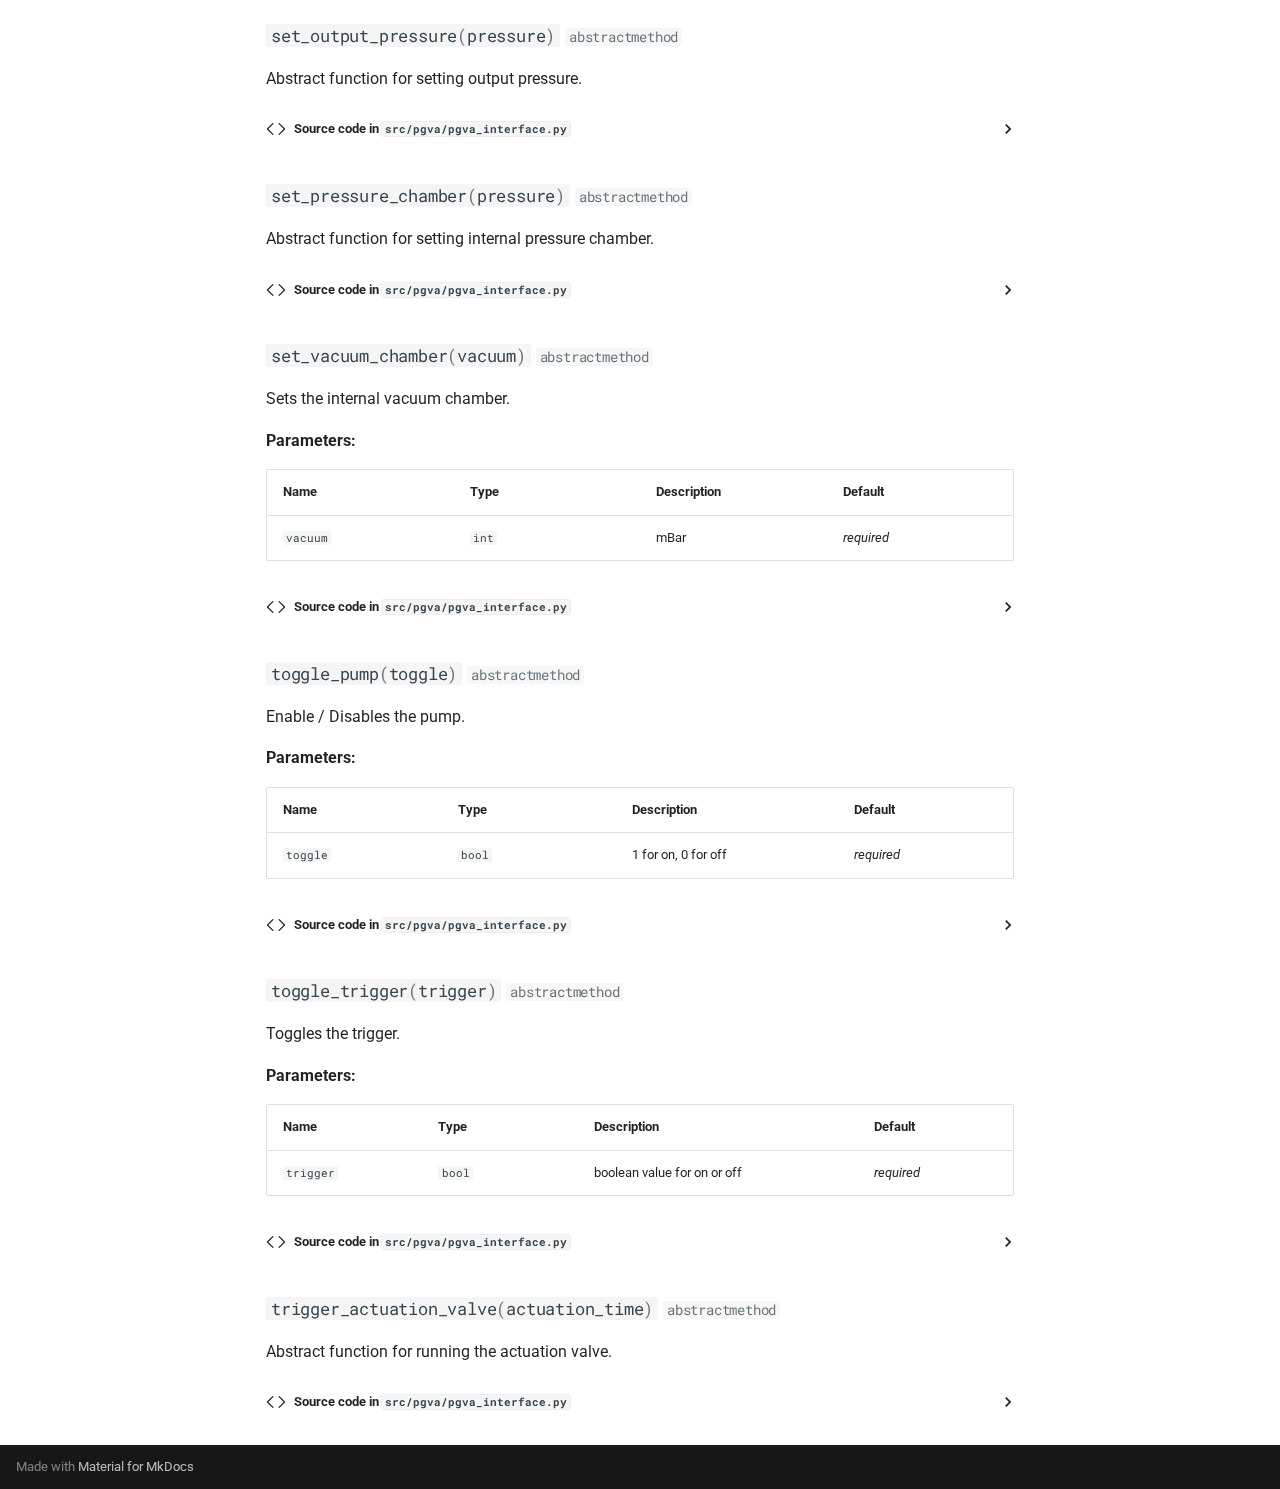
<file: autoapi/pgva/pgva_interface/index.html>
<!doctype html>
<html lang="en" class="no-js">
  <head>
    
      <meta charset="utf-8">
      <meta name="viewport" content="width=device-width,initial-scale=1">
      
      
      
        <link rel="canonical" href="https://festo-se.github.io/festo-pgva/autoapi/pgva/pgva_interface/">
      
      
        <link rel="prev" href="../pgva_config/">
      
      
        <link rel="next" href="../registers/">
      
      
        
      
      
      <link rel="icon" href="../../../img/method.png">
      <meta name="generator" content="mkdocs-1.6.1, mkdocs-material-9.7.6">
    
    
      
        <title>pgva_interface - PGVA 1 Python Driver Documentation</title>
      
    
    
      <link rel="stylesheet" href="../../../assets/stylesheets/main.484c7ddc.min.css">
      
        
        <link rel="stylesheet" href="../../../assets/stylesheets/palette.ab4e12ef.min.css">
      
      


    
    
      
    
    
      
        
        
        <link rel="preconnect" href="https://fonts.gstatic.com" crossorigin>
        <link rel="stylesheet" href="https://fonts.googleapis.com/css?family=Roboto:300,300i,400,400i,700,700i%7CRoboto+Mono:400,400i,700,700i&display=fallback">
        <style>:root{--md-text-font:"Roboto";--md-code-font:"Roboto Mono"}</style>
      
    
    
      <link rel="stylesheet" href="../../../assets/_mkdocstrings.css">
    
      <link rel="stylesheet" href="../../../css/extra.css">
    
      <link rel="stylesheet" href="https://www.festo.com/fonts/fonts.css">
    
    <script>__md_scope=new URL("../../..",location),__md_hash=e=>[...e].reduce(((e,_)=>(e<<5)-e+_.charCodeAt(0)),0),__md_get=(e,_=localStorage,t=__md_scope)=>JSON.parse(_.getItem(t.pathname+"."+e)),__md_set=(e,_,t=localStorage,a=__md_scope)=>{try{t.setItem(a.pathname+"."+e,JSON.stringify(_))}catch(e){}}</script>
    
      

    
    
  </head>
  
  
    
    
      
    
    
    
    
    <body dir="ltr" data-md-color-scheme="default" data-md-color-primary="indigo" data-md-color-accent="indigo">
  
    
    <input class="md-toggle" data-md-toggle="drawer" type="checkbox" id="__drawer" autocomplete="off">
    <input class="md-toggle" data-md-toggle="search" type="checkbox" id="__search" autocomplete="off">
    <label class="md-overlay" for="__drawer"></label>
    <div data-md-component="skip">
      
        
        <a href="#pgva.pgva_interface" class="md-skip">
          Skip to content
        </a>
      
    </div>
    <div data-md-component="announce">
      
    </div>
    
    
      

  

<header class="md-header md-header--shadow" data-md-component="header">
  <nav class="md-header__inner md-grid" aria-label="Header">
    <a href="../../.." title="PGVA 1 Python Driver Documentation" class="md-header__button md-logo" aria-label="PGVA 1 Python Driver Documentation" data-md-component="logo">
      
  <img src="../../../img/Festo_Logo_Caerul_Web.svg" alt="logo">

    </a>
    <label class="md-header__button md-icon" for="__drawer">
      
      <svg xmlns="http://www.w3.org/2000/svg" viewBox="0 0 24 24"><path d="M3 6h18v2H3zm0 5h18v2H3zm0 5h18v2H3z"/></svg>
    </label>
    <div class="md-header__title" data-md-component="header-title">
      <div class="md-header__ellipsis">
        <div class="md-header__topic">
          <span class="md-ellipsis">
            PGVA 1 Python Driver Documentation
          </span>
        </div>
        <div class="md-header__topic" data-md-component="header-topic">
          <span class="md-ellipsis">
            
              pgva_interface
            
          </span>
        </div>
      </div>
    </div>
    
      
        <form class="md-header__option" data-md-component="palette">
  
    
    
    
    <input class="md-option" data-md-color-media="(prefers-color-scheme)" data-md-color-scheme="default" data-md-color-primary="indigo" data-md-color-accent="indigo"  aria-label="System preference"  type="radio" name="__palette" id="__palette_0">
    
      <label class="md-header__button md-icon" title="System preference" for="__palette_1" hidden>
        <svg xmlns="http://www.w3.org/2000/svg" viewBox="0 0 24 24"><path d="m14.3 16-.7-2h-3.2l-.7 2H7.8L11 7h2l3.2 9zM20 8.69V4h-4.69L12 .69 8.69 4H4v4.69L.69 12 4 15.31V20h4.69L12 23.31 15.31 20H20v-4.69L23.31 12zm-9.15 3.96h2.3L12 9z"/></svg>
      </label>
    
  
    
    
    
    <input class="md-option" data-md-color-media="(prefers-color-scheme: light)" data-md-color-scheme="default" data-md-color-primary="indigo" data-md-color-accent="indigo"  aria-label="Light mode"  type="radio" name="__palette" id="__palette_1">
    
      <label class="md-header__button md-icon" title="Light mode" for="__palette_2" hidden>
        <svg xmlns="http://www.w3.org/2000/svg" viewBox="0 0 24 24"><path d="M12 8a4 4 0 0 0-4 4 4 4 0 0 0 4 4 4 4 0 0 0 4-4 4 4 0 0 0-4-4m0 10a6 6 0 0 1-6-6 6 6 0 0 1 6-6 6 6 0 0 1 6 6 6 6 0 0 1-6 6m8-9.31V4h-4.69L12 .69 8.69 4H4v4.69L.69 12 4 15.31V20h4.69L12 23.31 15.31 20H20v-4.69L23.31 12z"/></svg>
      </label>
    
  
    
    
    
    <input class="md-option" data-md-color-media="(prefers-color-scheme: dark)" data-md-color-scheme="slate" data-md-color-primary="indigo" data-md-color-accent="indigo"  aria-label="Dark mode"  type="radio" name="__palette" id="__palette_2">
    
      <label class="md-header__button md-icon" title="Dark mode" for="__palette_0" hidden>
        <svg xmlns="http://www.w3.org/2000/svg" viewBox="0 0 24 24"><path d="M12 18c-.89 0-1.74-.2-2.5-.55C11.56 16.5 13 14.42 13 12s-1.44-4.5-3.5-5.45C10.26 6.2 11.11 6 12 6a6 6 0 0 1 6 6 6 6 0 0 1-6 6m8-9.31V4h-4.69L12 .69 8.69 4H4v4.69L.69 12 4 15.31V20h4.69L12 23.31 15.31 20H20v-4.69L23.31 12z"/></svg>
      </label>
    
  
</form>
      
    
    
      <script>var palette=__md_get("__palette");if(palette&&palette.color){if("(prefers-color-scheme)"===palette.color.media){var media=matchMedia("(prefers-color-scheme: light)"),input=document.querySelector(media.matches?"[data-md-color-media='(prefers-color-scheme: light)']":"[data-md-color-media='(prefers-color-scheme: dark)']");palette.color.media=input.getAttribute("data-md-color-media"),palette.color.scheme=input.getAttribute("data-md-color-scheme"),palette.color.primary=input.getAttribute("data-md-color-primary"),palette.color.accent=input.getAttribute("data-md-color-accent")}for(var[key,value]of Object.entries(palette.color))document.body.setAttribute("data-md-color-"+key,value)}</script>
    
    
    
      
      
        <label class="md-header__button md-icon" for="__search">
          
          <svg xmlns="http://www.w3.org/2000/svg" viewBox="0 0 24 24"><path d="M9.5 3A6.5 6.5 0 0 1 16 9.5c0 1.61-.59 3.09-1.56 4.23l.27.27h.79l5 5-1.5 1.5-5-5v-.79l-.27-.27A6.52 6.52 0 0 1 9.5 16 6.5 6.5 0 0 1 3 9.5 6.5 6.5 0 0 1 9.5 3m0 2C7 5 5 7 5 9.5S7 14 9.5 14 14 12 14 9.5 12 5 9.5 5"/></svg>
        </label>
        <div class="md-search" data-md-component="search" role="dialog">
  <label class="md-search__overlay" for="__search"></label>
  <div class="md-search__inner" role="search">
    <form class="md-search__form" name="search">
      <input type="text" class="md-search__input" name="query" aria-label="Search" placeholder="Search" autocapitalize="off" autocorrect="off" autocomplete="off" spellcheck="false" data-md-component="search-query" required>
      <label class="md-search__icon md-icon" for="__search">
        
        <svg xmlns="http://www.w3.org/2000/svg" viewBox="0 0 24 24"><path d="M9.5 3A6.5 6.5 0 0 1 16 9.5c0 1.61-.59 3.09-1.56 4.23l.27.27h.79l5 5-1.5 1.5-5-5v-.79l-.27-.27A6.52 6.52 0 0 1 9.5 16 6.5 6.5 0 0 1 3 9.5 6.5 6.5 0 0 1 9.5 3m0 2C7 5 5 7 5 9.5S7 14 9.5 14 14 12 14 9.5 12 5 9.5 5"/></svg>
        
        <svg xmlns="http://www.w3.org/2000/svg" viewBox="0 0 24 24"><path d="M20 11v2H8l5.5 5.5-1.42 1.42L4.16 12l7.92-7.92L13.5 5.5 8 11z"/></svg>
      </label>
      <nav class="md-search__options" aria-label="Search">
        
        <button type="reset" class="md-search__icon md-icon" title="Clear" aria-label="Clear" tabindex="-1">
          
          <svg xmlns="http://www.w3.org/2000/svg" viewBox="0 0 24 24"><path d="M19 6.41 17.59 5 12 10.59 6.41 5 5 6.41 10.59 12 5 17.59 6.41 19 12 13.41 17.59 19 19 17.59 13.41 12z"/></svg>
        </button>
      </nav>
      
    </form>
    <div class="md-search__output">
      <div class="md-search__scrollwrap" tabindex="0" data-md-scrollfix>
        <div class="md-search-result" data-md-component="search-result">
          <div class="md-search-result__meta">
            Initializing search
          </div>
          <ol class="md-search-result__list" role="presentation"></ol>
        </div>
      </div>
    </div>
  </div>
</div>
      
    
    
      <div class="md-header__source">
        <a href="https://github.com/Festo-se/festo-pgva" title="Go to repository" class="md-source" data-md-component="source">
  <div class="md-source__icon md-icon">
    
    <svg xmlns="http://www.w3.org/2000/svg" viewBox="0 0 448 512"><!--! Font Awesome Free 7.1.0 by @fontawesome - https://fontawesome.com License - https://fontawesome.com/license/free (Icons: CC BY 4.0, Fonts: SIL OFL 1.1, Code: MIT License) Copyright 2025 Fonticons, Inc.--><path d="M439.6 236.1 244 40.5c-5.4-5.5-12.8-8.5-20.4-8.5s-15 3-20.4 8.4L162.5 81l51.5 51.5c27.1-9.1 52.7 16.8 43.4 43.7l49.7 49.7c34.2-11.8 61.2 31 35.5 56.7-26.5 26.5-70.2-2.9-56-37.3L240.3 199v121.9c25.3 12.5 22.3 41.8 9.1 55-6.4 6.4-15.2 10.1-24.3 10.1s-17.8-3.6-24.3-10.1c-17.6-17.6-11.1-46.9 11.2-56v-123c-20.8-8.5-24.6-30.7-18.6-45L142.6 101 8.5 235.1C3 240.6 0 247.9 0 255.5s3 15 8.5 20.4l195.6 195.7c5.4 5.4 12.7 8.4 20.4 8.4s15-3 20.4-8.4l194.7-194.7c5.4-5.4 8.4-12.8 8.4-20.4s-3-15-8.4-20.4"/></svg>
  </div>
  <div class="md-source__repository">
    GitHub
  </div>
</a>
      </div>
    
  </nav>
  
</header>
    
    <div class="md-container" data-md-component="container">
      
      
        
          
        
      
      <main class="md-main" data-md-component="main">
        <div class="md-main__inner md-grid">
          
            
              
              <div class="md-sidebar md-sidebar--primary" data-md-component="sidebar" data-md-type="navigation" >
                <div class="md-sidebar__scrollwrap">
                  <div class="md-sidebar__inner">
                    



<nav class="md-nav md-nav--primary" aria-label="Navigation" data-md-level="0">
  <label class="md-nav__title" for="__drawer">
    <a href="../../.." title="PGVA 1 Python Driver Documentation" class="md-nav__button md-logo" aria-label="PGVA 1 Python Driver Documentation" data-md-component="logo">
      
  <img src="../../../img/Festo_Logo_Caerul_Web.svg" alt="logo">

    </a>
    PGVA 1 Python Driver Documentation
  </label>
  
    <div class="md-nav__source">
      <a href="https://github.com/Festo-se/festo-pgva" title="Go to repository" class="md-source" data-md-component="source">
  <div class="md-source__icon md-icon">
    
    <svg xmlns="http://www.w3.org/2000/svg" viewBox="0 0 448 512"><!--! Font Awesome Free 7.1.0 by @fontawesome - https://fontawesome.com License - https://fontawesome.com/license/free (Icons: CC BY 4.0, Fonts: SIL OFL 1.1, Code: MIT License) Copyright 2025 Fonticons, Inc.--><path d="M439.6 236.1 244 40.5c-5.4-5.5-12.8-8.5-20.4-8.5s-15 3-20.4 8.4L162.5 81l51.5 51.5c27.1-9.1 52.7 16.8 43.4 43.7l49.7 49.7c34.2-11.8 61.2 31 35.5 56.7-26.5 26.5-70.2-2.9-56-37.3L240.3 199v121.9c25.3 12.5 22.3 41.8 9.1 55-6.4 6.4-15.2 10.1-24.3 10.1s-17.8-3.6-24.3-10.1c-17.6-17.6-11.1-46.9 11.2-56v-123c-20.8-8.5-24.6-30.7-18.6-45L142.6 101 8.5 235.1C3 240.6 0 247.9 0 255.5s3 15 8.5 20.4l195.6 195.7c5.4 5.4 12.7 8.4 20.4 8.4s15-3 20.4-8.4l194.7-194.7c5.4-5.4 8.4-12.8 8.4-20.4s-3-15-8.4-20.4"/></svg>
  </div>
  <div class="md-source__repository">
    GitHub
  </div>
</a>
    </div>
  
  <ul class="md-nav__list" data-md-scrollfix>
    
      
      
  
  
  
  
    <li class="md-nav__item">
      <a href="../../.." class="md-nav__link">
        
  
  
  <span class="md-ellipsis">
    
  
    Home
  

    
  </span>
  
  

      </a>
    </li>
  

    
      
      
  
  
  
  
    
    
    
    
      
        
        
      
    
    
    <li class="md-nav__item md-nav__item--section md-nav__item--nested">
      
        
        
        <input class="md-nav__toggle md-toggle " type="checkbox" id="__nav_2" >
        
          
          <label class="md-nav__link" for="__nav_2" id="__nav_2_label" tabindex="">
            
  
  
  <span class="md-ellipsis">
    
  
    Examples
  

    
  </span>
  
  

            <span class="md-nav__icon md-icon"></span>
          </label>
        
        <nav class="md-nav" data-md-level="1" aria-labelledby="__nav_2_label" aria-expanded="false">
          <label class="md-nav__title" for="__nav_2">
            <span class="md-nav__icon md-icon"></span>
            
  
    Examples
  

          </label>
          <ul class="md-nav__list" data-md-scrollfix>
            
              
                
  
  
  
  
    <li class="md-nav__item">
      <a href="../../../examples/examples/" class="md-nav__link">
        
  
  
  <span class="md-ellipsis">
    
  
    Basic usage
  

    
  </span>
  
  

      </a>
    </li>
  

              
            
          </ul>
        </nav>
      
    </li>
  

    
      
      
  
  
  
  
    
    
    
    
      
        
        
      
    
    
    <li class="md-nav__item md-nav__item--section md-nav__item--nested">
      
        
        
        <input class="md-nav__toggle md-toggle " type="checkbox" id="__nav_3" >
        
          
          <label class="md-nav__link" for="__nav_3" id="__nav_3_label" tabindex="">
            
  
  
  <span class="md-ellipsis">
    
  
    Festo Resources
  

    
  </span>
  
  

            <span class="md-nav__icon md-icon"></span>
          </label>
        
        <nav class="md-nav" data-md-level="1" aria-labelledby="__nav_3_label" aria-expanded="false">
          <label class="md-nav__title" for="__nav_3">
            <span class="md-nav__icon md-icon"></span>
            
  
    Festo Resources
  

          </label>
          <ul class="md-nav__list" data-md-scrollfix>
            
              
                
  
  
  
  
    <li class="md-nav__item">
      <a href="https://www.festo.com/us/en/p/pressure-vacuum-generator-id_PGVA/" class="md-nav__link">
        
  
  
  <span class="md-ellipsis">
    
  
    PGVA Product Page
  

    
  </span>
  
  

      </a>
    </li>
  

              
            
              
                
  
  
  
  
    <li class="md-nav__item">
      <a href="https://www.festo.com/assets/attachment/en/661576" class="md-nav__link">
        
  
  
  <span class="md-ellipsis">
    
  
    PGVA Data Sheet (en)
  

    
  </span>
  
  

      </a>
    </li>
  

              
            
          </ul>
        </nav>
      
    </li>
  

    
      
      
  
  
  
  
    
    
    
    
      
        
        
      
    
    
    <li class="md-nav__item md-nav__item--section md-nav__item--nested">
      
        
        
        <input class="md-nav__toggle md-toggle " type="checkbox" id="__nav_4" >
        
          
          <label class="md-nav__link" for="__nav_4" id="__nav_4_label" tabindex="">
            
  
  
  <span class="md-ellipsis">
    
  
    Issues Tracker
  

    
  </span>
  
  

            <span class="md-nav__icon md-icon"></span>
          </label>
        
        <nav class="md-nav" data-md-level="1" aria-labelledby="__nav_4_label" aria-expanded="false">
          <label class="md-nav__title" for="__nav_4">
            <span class="md-nav__icon md-icon"></span>
            
  
    Issues Tracker
  

          </label>
          <ul class="md-nav__list" data-md-scrollfix>
            
              
                
  
  
  
  
    <li class="md-nav__item">
      <a href="https://github.com/Festo-se/festo-pgva/issues" class="md-nav__link">
        
  
  
  <span class="md-ellipsis">
    
  
    Report and Issue with package
  

    
  </span>
  
  

      </a>
    </li>
  

              
            
          </ul>
        </nav>
      
    </li>
  

    
      
      
  
  
    
  
  
  
    
    
    
    
      
        
        
      
    
    
    <li class="md-nav__item md-nav__item--active md-nav__item--section md-nav__item--nested">
      
        
        
        <input class="md-nav__toggle md-toggle " type="checkbox" id="__nav_5" checked>
        
          
          <label class="md-nav__link" for="__nav_5" id="__nav_5_label" tabindex="">
            
  
  
  <span class="md-ellipsis">
    
  
    API Reference
  

    
  </span>
  
  

            <span class="md-nav__icon md-icon"></span>
          </label>
        
        <nav class="md-nav" data-md-level="1" aria-labelledby="__nav_5_label" aria-expanded="true">
          <label class="md-nav__title" for="__nav_5">
            <span class="md-nav__icon md-icon"></span>
            
  
    API Reference
  

          </label>
          <ul class="md-nav__list" data-md-scrollfix>
            
              
                
  
  
    
  
  
  
    
    
    
    
      
    
    
    <li class="md-nav__item md-nav__item--active md-nav__item--nested">
      
        
        
        <input class="md-nav__toggle md-toggle " type="checkbox" id="__nav_5_1" checked>
        
          
          <label class="md-nav__link" for="__nav_5_1" id="__nav_5_1_label" tabindex="0">
            
  
  
  <span class="md-ellipsis">
    
  
    pgva
  

    
  </span>
  
  

            <span class="md-nav__icon md-icon"></span>
          </label>
        
        <nav class="md-nav" data-md-level="2" aria-labelledby="__nav_5_1_label" aria-expanded="true">
          <label class="md-nav__title" for="__nav_5_1">
            <span class="md-nav__icon md-icon"></span>
            
  
    pgva
  

          </label>
          <ul class="md-nav__list" data-md-scrollfix>
            
              
                
  
  
  
  
    <li class="md-nav__item">
      <a href="../_constants/" class="md-nav__link">
        
  
  
  <span class="md-ellipsis">
    
  
    _constants
  

    
  </span>
  
  

      </a>
    </li>
  

              
            
              
                
  
  
  
  
    <li class="md-nav__item">
      <a href="../pgva/" class="md-nav__link">
        
  
  
  <span class="md-ellipsis">
    
  
    pgva
  

    
  </span>
  
  

      </a>
    </li>
  

              
            
              
                
  
  
  
  
    <li class="md-nav__item">
      <a href="../pgva_communication/" class="md-nav__link">
        
  
  
  <span class="md-ellipsis">
    
  
    pgva_communication
  

    
  </span>
  
  

      </a>
    </li>
  

              
            
              
                
  
  
  
  
    <li class="md-nav__item">
      <a href="../pgva_config/" class="md-nav__link">
        
  
  
  <span class="md-ellipsis">
    
  
    pgva_config
  

    
  </span>
  
  

      </a>
    </li>
  

              
            
              
                
  
  
    
  
  
  
    <li class="md-nav__item md-nav__item--active">
      
      <input class="md-nav__toggle md-toggle" type="checkbox" id="__toc">
      
      
      
        <label class="md-nav__link md-nav__link--active" for="__toc">
          
  
  
  <span class="md-ellipsis">
    
  
    pgva_interface
  

    
  </span>
  
  

          <span class="md-nav__icon md-icon"></span>
        </label>
      
      <a href="./" class="md-nav__link md-nav__link--active">
        
  
  
  <span class="md-ellipsis">
    
  
    pgva_interface
  

    
  </span>
  
  

      </a>
      
        

<nav class="md-nav md-nav--secondary" aria-label="Table of contents">
  
  
  
  
    <label class="md-nav__title" for="__toc">
      <span class="md-nav__icon md-icon"></span>
      Table of contents
    </label>
    <ul class="md-nav__list" data-md-component="toc" data-md-scrollfix>
      
        <li class="md-nav__item">
  <a href="#pgva.pgva_interface" class="md-nav__link">
    <span class="md-ellipsis">
      
        pgva_interface
      
    </span>
  </a>
  
</li>
      
        <li class="md-nav__item">
  <a href="#pgva.pgva_interface.PGVAInterface" class="md-nav__link">
    <span class="md-ellipsis">
      
        PGVAInterface
      
    </span>
  </a>
  
    <nav class="md-nav" aria-label="PGVAInterface">
      <ul class="md-nav__list">
        
          <li class="md-nav__item">
  <a href="#pgva.pgva_interface.PGVAInterface.__init__" class="md-nav__link">
    <span class="md-ellipsis">
      
        __init__
      
    </span>
  </a>
  
</li>
        
          <li class="md-nav__item">
  <a href="#pgva.pgva_interface.PGVAInterface.get_error_word" class="md-nav__link">
    <span class="md-ellipsis">
      
        get_error_word
      
    </span>
  </a>
  
</li>
        
          <li class="md-nav__item">
  <a href="#pgva.pgva_interface.PGVAInterface.get_internal_sensor_data" class="md-nav__link">
    <span class="md-ellipsis">
      
        get_internal_sensor_data
      
    </span>
  </a>
  
</li>
        
          <li class="md-nav__item">
  <a href="#pgva.pgva_interface.PGVAInterface.get_modbus_error_word" class="md-nav__link">
    <span class="md-ellipsis">
      
        get_modbus_error_word
      
    </span>
  </a>
  
</li>
        
          <li class="md-nav__item">
  <a href="#pgva.pgva_interface.PGVAInterface.get_output_pressure" class="md-nav__link">
    <span class="md-ellipsis">
      
        get_output_pressure
      
    </span>
  </a>
  
</li>
        
          <li class="md-nav__item">
  <a href="#pgva.pgva_interface.PGVAInterface.get_pressure_chamber" class="md-nav__link">
    <span class="md-ellipsis">
      
        get_pressure_chamber
      
    </span>
  </a>
  
</li>
        
          <li class="md-nav__item">
  <a href="#pgva.pgva_interface.PGVAInterface.get_status_word" class="md-nav__link">
    <span class="md-ellipsis">
      
        get_status_word
      
    </span>
  </a>
  
</li>
        
          <li class="md-nav__item">
  <a href="#pgva.pgva_interface.PGVAInterface.get_vacuum_chamber" class="md-nav__link">
    <span class="md-ellipsis">
      
        get_vacuum_chamber
      
    </span>
  </a>
  
</li>
        
          <li class="md-nav__item">
  <a href="#pgva.pgva_interface.PGVAInterface.get_warning_word" class="md-nav__link">
    <span class="md-ellipsis">
      
        get_warning_word
      
    </span>
  </a>
  
</li>
        
          <li class="md-nav__item">
  <a href="#pgva.pgva_interface.PGVAInterface.set_output_pressure" class="md-nav__link">
    <span class="md-ellipsis">
      
        set_output_pressure
      
    </span>
  </a>
  
</li>
        
          <li class="md-nav__item">
  <a href="#pgva.pgva_interface.PGVAInterface.set_pressure_chamber" class="md-nav__link">
    <span class="md-ellipsis">
      
        set_pressure_chamber
      
    </span>
  </a>
  
</li>
        
          <li class="md-nav__item">
  <a href="#pgva.pgva_interface.PGVAInterface.set_vacuum_chamber" class="md-nav__link">
    <span class="md-ellipsis">
      
        set_vacuum_chamber
      
    </span>
  </a>
  
</li>
        
          <li class="md-nav__item">
  <a href="#pgva.pgva_interface.PGVAInterface.toggle_pump" class="md-nav__link">
    <span class="md-ellipsis">
      
        toggle_pump
      
    </span>
  </a>
  
</li>
        
          <li class="md-nav__item">
  <a href="#pgva.pgva_interface.PGVAInterface.toggle_trigger" class="md-nav__link">
    <span class="md-ellipsis">
      
        toggle_trigger
      
    </span>
  </a>
  
</li>
        
          <li class="md-nav__item">
  <a href="#pgva.pgva_interface.PGVAInterface.trigger_actuation_valve" class="md-nav__link">
    <span class="md-ellipsis">
      
        trigger_actuation_valve
      
    </span>
  </a>
  
</li>
        
      </ul>
    </nav>
  
</li>
      
    </ul>
  
</nav>
      
    </li>
  

              
            
              
                
  
  
  
  
    <li class="md-nav__item">
      <a href="../registers/" class="md-nav__link">
        
  
  
  <span class="md-ellipsis">
    
  
    registers
  

    
  </span>
  
  

      </a>
    </li>
  

              
            
          </ul>
        </nav>
      
    </li>
  

              
            
          </ul>
        </nav>
      
    </li>
  

    
  </ul>
</nav>
                  </div>
                </div>
              </div>
            
            
              
              <div class="md-sidebar md-sidebar--secondary" data-md-component="sidebar" data-md-type="toc" >
                <div class="md-sidebar__scrollwrap">
                  <div class="md-sidebar__inner">
                    

<nav class="md-nav md-nav--secondary" aria-label="Table of contents">
  
  
  
  
    <label class="md-nav__title" for="__toc">
      <span class="md-nav__icon md-icon"></span>
      Table of contents
    </label>
    <ul class="md-nav__list" data-md-component="toc" data-md-scrollfix>
      
        <li class="md-nav__item">
  <a href="#pgva.pgva_interface" class="md-nav__link">
    <span class="md-ellipsis">
      
        pgva_interface
      
    </span>
  </a>
  
</li>
      
        <li class="md-nav__item">
  <a href="#pgva.pgva_interface.PGVAInterface" class="md-nav__link">
    <span class="md-ellipsis">
      
        PGVAInterface
      
    </span>
  </a>
  
    <nav class="md-nav" aria-label="PGVAInterface">
      <ul class="md-nav__list">
        
          <li class="md-nav__item">
  <a href="#pgva.pgva_interface.PGVAInterface.__init__" class="md-nav__link">
    <span class="md-ellipsis">
      
        __init__
      
    </span>
  </a>
  
</li>
        
          <li class="md-nav__item">
  <a href="#pgva.pgva_interface.PGVAInterface.get_error_word" class="md-nav__link">
    <span class="md-ellipsis">
      
        get_error_word
      
    </span>
  </a>
  
</li>
        
          <li class="md-nav__item">
  <a href="#pgva.pgva_interface.PGVAInterface.get_internal_sensor_data" class="md-nav__link">
    <span class="md-ellipsis">
      
        get_internal_sensor_data
      
    </span>
  </a>
  
</li>
        
          <li class="md-nav__item">
  <a href="#pgva.pgva_interface.PGVAInterface.get_modbus_error_word" class="md-nav__link">
    <span class="md-ellipsis">
      
        get_modbus_error_word
      
    </span>
  </a>
  
</li>
        
          <li class="md-nav__item">
  <a href="#pgva.pgva_interface.PGVAInterface.get_output_pressure" class="md-nav__link">
    <span class="md-ellipsis">
      
        get_output_pressure
      
    </span>
  </a>
  
</li>
        
          <li class="md-nav__item">
  <a href="#pgva.pgva_interface.PGVAInterface.get_pressure_chamber" class="md-nav__link">
    <span class="md-ellipsis">
      
        get_pressure_chamber
      
    </span>
  </a>
  
</li>
        
          <li class="md-nav__item">
  <a href="#pgva.pgva_interface.PGVAInterface.get_status_word" class="md-nav__link">
    <span class="md-ellipsis">
      
        get_status_word
      
    </span>
  </a>
  
</li>
        
          <li class="md-nav__item">
  <a href="#pgva.pgva_interface.PGVAInterface.get_vacuum_chamber" class="md-nav__link">
    <span class="md-ellipsis">
      
        get_vacuum_chamber
      
    </span>
  </a>
  
</li>
        
          <li class="md-nav__item">
  <a href="#pgva.pgva_interface.PGVAInterface.get_warning_word" class="md-nav__link">
    <span class="md-ellipsis">
      
        get_warning_word
      
    </span>
  </a>
  
</li>
        
          <li class="md-nav__item">
  <a href="#pgva.pgva_interface.PGVAInterface.set_output_pressure" class="md-nav__link">
    <span class="md-ellipsis">
      
        set_output_pressure
      
    </span>
  </a>
  
</li>
        
          <li class="md-nav__item">
  <a href="#pgva.pgva_interface.PGVAInterface.set_pressure_chamber" class="md-nav__link">
    <span class="md-ellipsis">
      
        set_pressure_chamber
      
    </span>
  </a>
  
</li>
        
          <li class="md-nav__item">
  <a href="#pgva.pgva_interface.PGVAInterface.set_vacuum_chamber" class="md-nav__link">
    <span class="md-ellipsis">
      
        set_vacuum_chamber
      
    </span>
  </a>
  
</li>
        
          <li class="md-nav__item">
  <a href="#pgva.pgva_interface.PGVAInterface.toggle_pump" class="md-nav__link">
    <span class="md-ellipsis">
      
        toggle_pump
      
    </span>
  </a>
  
</li>
        
          <li class="md-nav__item">
  <a href="#pgva.pgva_interface.PGVAInterface.toggle_trigger" class="md-nav__link">
    <span class="md-ellipsis">
      
        toggle_trigger
      
    </span>
  </a>
  
</li>
        
          <li class="md-nav__item">
  <a href="#pgva.pgva_interface.PGVAInterface.trigger_actuation_valve" class="md-nav__link">
    <span class="md-ellipsis">
      
        trigger_actuation_valve
      
    </span>
  </a>
  
</li>
        
      </ul>
    </nav>
  
</li>
      
    </ul>
  
</nav>
                  </div>
                </div>
              </div>
            
          
          
            <div class="md-content" data-md-component="content">
              
              <article class="md-content__inner md-typeset">
                
                  


  
  


  <h1>pgva_interface</h1>

<div class="doc doc-object doc-module">



<a id="pgva.pgva_interface"></a>
    <div class="doc doc-contents first">

        <p>PGVA Interface class.</p>
<p>Abstract interface description for exportation to CoDeSys libraries and other systems for consistent integration</p>










<div class="doc doc-children">









<div class="doc doc-object doc-class">



<h2 id="pgva.pgva_interface.PGVAInterface" class="doc doc-heading">
            <code>PGVAInterface</code>


</h2>


    <div class="doc doc-contents ">
            <p class="doc doc-class-bases">
              Bases: <code><span title="abc.ABC">ABC</span></code></p>



        <p>Interface class for PGVA that needs to be implemented by the user.</p>








              <details class="mkdocstrings-source">
                <summary>Source code in <code>src/pgva/pgva_interface.py</code></summary>
                <div class="highlight"><table class="highlighttable"><tr><td class="linenos"><div class="linenodiv"><pre><span></span><span class="normal"><a href="#__codelineno-0-10"> 10</a></span>
<span class="normal"><a href="#__codelineno-0-11"> 11</a></span>
<span class="normal"><a href="#__codelineno-0-12"> 12</a></span>
<span class="normal"><a href="#__codelineno-0-13"> 13</a></span>
<span class="normal"><a href="#__codelineno-0-14"> 14</a></span>
<span class="normal"><a href="#__codelineno-0-15"> 15</a></span>
<span class="normal"><a href="#__codelineno-0-16"> 16</a></span>
<span class="normal"><a href="#__codelineno-0-17"> 17</a></span>
<span class="normal"><a href="#__codelineno-0-18"> 18</a></span>
<span class="normal"><a href="#__codelineno-0-19"> 19</a></span>
<span class="normal"><a href="#__codelineno-0-20"> 20</a></span>
<span class="normal"><a href="#__codelineno-0-21"> 21</a></span>
<span class="normal"><a href="#__codelineno-0-22"> 22</a></span>
<span class="normal"><a href="#__codelineno-0-23"> 23</a></span>
<span class="normal"><a href="#__codelineno-0-24"> 24</a></span>
<span class="normal"><a href="#__codelineno-0-25"> 25</a></span>
<span class="normal"><a href="#__codelineno-0-26"> 26</a></span>
<span class="normal"><a href="#__codelineno-0-27"> 27</a></span>
<span class="normal"><a href="#__codelineno-0-28"> 28</a></span>
<span class="normal"><a href="#__codelineno-0-29"> 29</a></span>
<span class="normal"><a href="#__codelineno-0-30"> 30</a></span>
<span class="normal"><a href="#__codelineno-0-31"> 31</a></span>
<span class="normal"><a href="#__codelineno-0-32"> 32</a></span>
<span class="normal"><a href="#__codelineno-0-33"> 33</a></span>
<span class="normal"><a href="#__codelineno-0-34"> 34</a></span>
<span class="normal"><a href="#__codelineno-0-35"> 35</a></span>
<span class="normal"><a href="#__codelineno-0-36"> 36</a></span>
<span class="normal"><a href="#__codelineno-0-37"> 37</a></span>
<span class="normal"><a href="#__codelineno-0-38"> 38</a></span>
<span class="normal"><a href="#__codelineno-0-39"> 39</a></span>
<span class="normal"><a href="#__codelineno-0-40"> 40</a></span>
<span class="normal"><a href="#__codelineno-0-41"> 41</a></span>
<span class="normal"><a href="#__codelineno-0-42"> 42</a></span>
<span class="normal"><a href="#__codelineno-0-43"> 43</a></span>
<span class="normal"><a href="#__codelineno-0-44"> 44</a></span>
<span class="normal"><a href="#__codelineno-0-45"> 45</a></span>
<span class="normal"><a href="#__codelineno-0-46"> 46</a></span>
<span class="normal"><a href="#__codelineno-0-47"> 47</a></span>
<span class="normal"><a href="#__codelineno-0-48"> 48</a></span>
<span class="normal"><a href="#__codelineno-0-49"> 49</a></span>
<span class="normal"><a href="#__codelineno-0-50"> 50</a></span>
<span class="normal"><a href="#__codelineno-0-51"> 51</a></span>
<span class="normal"><a href="#__codelineno-0-52"> 52</a></span>
<span class="normal"><a href="#__codelineno-0-53"> 53</a></span>
<span class="normal"><a href="#__codelineno-0-54"> 54</a></span>
<span class="normal"><a href="#__codelineno-0-55"> 55</a></span>
<span class="normal"><a href="#__codelineno-0-56"> 56</a></span>
<span class="normal"><a href="#__codelineno-0-57"> 57</a></span>
<span class="normal"><a href="#__codelineno-0-58"> 58</a></span>
<span class="normal"><a href="#__codelineno-0-59"> 59</a></span>
<span class="normal"><a href="#__codelineno-0-60"> 60</a></span>
<span class="normal"><a href="#__codelineno-0-61"> 61</a></span>
<span class="normal"><a href="#__codelineno-0-62"> 62</a></span>
<span class="normal"><a href="#__codelineno-0-63"> 63</a></span>
<span class="normal"><a href="#__codelineno-0-64"> 64</a></span>
<span class="normal"><a href="#__codelineno-0-65"> 65</a></span>
<span class="normal"><a href="#__codelineno-0-66"> 66</a></span>
<span class="normal"><a href="#__codelineno-0-67"> 67</a></span>
<span class="normal"><a href="#__codelineno-0-68"> 68</a></span>
<span class="normal"><a href="#__codelineno-0-69"> 69</a></span>
<span class="normal"><a href="#__codelineno-0-70"> 70</a></span>
<span class="normal"><a href="#__codelineno-0-71"> 71</a></span>
<span class="normal"><a href="#__codelineno-0-72"> 72</a></span>
<span class="normal"><a href="#__codelineno-0-73"> 73</a></span>
<span class="normal"><a href="#__codelineno-0-74"> 74</a></span>
<span class="normal"><a href="#__codelineno-0-75"> 75</a></span>
<span class="normal"><a href="#__codelineno-0-76"> 76</a></span>
<span class="normal"><a href="#__codelineno-0-77"> 77</a></span>
<span class="normal"><a href="#__codelineno-0-78"> 78</a></span>
<span class="normal"><a href="#__codelineno-0-79"> 79</a></span>
<span class="normal"><a href="#__codelineno-0-80"> 80</a></span>
<span class="normal"><a href="#__codelineno-0-81"> 81</a></span>
<span class="normal"><a href="#__codelineno-0-82"> 82</a></span>
<span class="normal"><a href="#__codelineno-0-83"> 83</a></span>
<span class="normal"><a href="#__codelineno-0-84"> 84</a></span>
<span class="normal"><a href="#__codelineno-0-85"> 85</a></span>
<span class="normal"><a href="#__codelineno-0-86"> 86</a></span>
<span class="normal"><a href="#__codelineno-0-87"> 87</a></span>
<span class="normal"><a href="#__codelineno-0-88"> 88</a></span>
<span class="normal"><a href="#__codelineno-0-89"> 89</a></span>
<span class="normal"><a href="#__codelineno-0-90"> 90</a></span>
<span class="normal"><a href="#__codelineno-0-91"> 91</a></span>
<span class="normal"><a href="#__codelineno-0-92"> 92</a></span>
<span class="normal"><a href="#__codelineno-0-93"> 93</a></span>
<span class="normal"><a href="#__codelineno-0-94"> 94</a></span>
<span class="normal"><a href="#__codelineno-0-95"> 95</a></span>
<span class="normal"><a href="#__codelineno-0-96"> 96</a></span>
<span class="normal"><a href="#__codelineno-0-97"> 97</a></span>
<span class="normal"><a href="#__codelineno-0-98"> 98</a></span>
<span class="normal"><a href="#__codelineno-0-99"> 99</a></span>
<span class="normal"><a href="#__codelineno-0-100">100</a></span>
<span class="normal"><a href="#__codelineno-0-101">101</a></span>
<span class="normal"><a href="#__codelineno-0-102">102</a></span>
<span class="normal"><a href="#__codelineno-0-103">103</a></span>
<span class="normal"><a href="#__codelineno-0-104">104</a></span>
<span class="normal"><a href="#__codelineno-0-105">105</a></span>
<span class="normal"><a href="#__codelineno-0-106">106</a></span>
<span class="normal"><a href="#__codelineno-0-107">107</a></span>
<span class="normal"><a href="#__codelineno-0-108">108</a></span>
<span class="normal"><a href="#__codelineno-0-109">109</a></span>
<span class="normal"><a href="#__codelineno-0-110">110</a></span>
<span class="normal"><a href="#__codelineno-0-111">111</a></span>
<span class="normal"><a href="#__codelineno-0-112">112</a></span>
<span class="normal"><a href="#__codelineno-0-113">113</a></span>
<span class="normal"><a href="#__codelineno-0-114">114</a></span>
<span class="normal"><a href="#__codelineno-0-115">115</a></span>
<span class="normal"><a href="#__codelineno-0-116">116</a></span>
<span class="normal"><a href="#__codelineno-0-117">117</a></span>
<span class="normal"><a href="#__codelineno-0-118">118</a></span>
<span class="normal"><a href="#__codelineno-0-119">119</a></span>
<span class="normal"><a href="#__codelineno-0-120">120</a></span>
<span class="normal"><a href="#__codelineno-0-121">121</a></span>
<span class="normal"><a href="#__codelineno-0-122">122</a></span>
<span class="normal"><a href="#__codelineno-0-123">123</a></span>
<span class="normal"><a href="#__codelineno-0-124">124</a></span>
<span class="normal"><a href="#__codelineno-0-125">125</a></span>
<span class="normal"><a href="#__codelineno-0-126">126</a></span>
<span class="normal"><a href="#__codelineno-0-127">127</a></span>
<span class="normal"><a href="#__codelineno-0-128">128</a></span>
<span class="normal"><a href="#__codelineno-0-129">129</a></span>
<span class="normal"><a href="#__codelineno-0-130">130</a></span>
<span class="normal"><a href="#__codelineno-0-131">131</a></span>
<span class="normal"><a href="#__codelineno-0-132">132</a></span>
<span class="normal"><a href="#__codelineno-0-133">133</a></span>
<span class="normal"><a href="#__codelineno-0-134">134</a></span>
<span class="normal"><a href="#__codelineno-0-135">135</a></span>
<span class="normal"><a href="#__codelineno-0-136">136</a></span>
<span class="normal"><a href="#__codelineno-0-137">137</a></span>
<span class="normal"><a href="#__codelineno-0-138">138</a></span>
<span class="normal"><a href="#__codelineno-0-139">139</a></span>
<span class="normal"><a href="#__codelineno-0-140">140</a></span>
<span class="normal"><a href="#__codelineno-0-141">141</a></span></pre></div></td><td class="code"><div><pre><span></span><code><a id="__codelineno-0-10" name="__codelineno-0-10"></a><span class="k">class</span><span class="w"> </span><span class="nc">PGVAInterface</span><span class="p">(</span><span class="n">ABC</span><span class="p">):</span>
<a id="__codelineno-0-11" name="__codelineno-0-11"></a><span class="w">    </span><span class="sd">&quot;&quot;&quot;Interface class for PGVA that needs to be implemented by the user.&quot;&quot;&quot;</span>
<a id="__codelineno-0-12" name="__codelineno-0-12"></a>
<a id="__codelineno-0-13" name="__codelineno-0-13"></a>    <span class="nd">@abstractmethod</span>
<a id="__codelineno-0-14" name="__codelineno-0-14"></a>    <span class="k">def</span><span class="w"> </span><span class="fm">__init__</span><span class="p">(</span><span class="bp">self</span><span class="p">,</span> <span class="n">config</span><span class="p">):</span>
<a id="__codelineno-0-15" name="__codelineno-0-15"></a><span class="w">        </span><span class="sd">&quot;&quot;&quot;Abstract function for constructor of the driver class.&quot;&quot;&quot;</span>
<a id="__codelineno-0-16" name="__codelineno-0-16"></a>        <span class="k">pass</span>
<a id="__codelineno-0-17" name="__codelineno-0-17"></a>
<a id="__codelineno-0-18" name="__codelineno-0-18"></a>    <span class="nd">@abstractmethod</span>
<a id="__codelineno-0-19" name="__codelineno-0-19"></a>    <span class="k">def</span><span class="w"> </span><span class="nf">set_output_pressure</span><span class="p">(</span><span class="bp">self</span><span class="p">,</span> <span class="n">pressure</span><span class="p">:</span> <span class="nb">int</span><span class="p">):</span>
<a id="__codelineno-0-20" name="__codelineno-0-20"></a><span class="w">        </span><span class="sd">&quot;&quot;&quot;Abstract function for setting output pressure.&quot;&quot;&quot;</span>
<a id="__codelineno-0-21" name="__codelineno-0-21"></a>        <span class="k">pass</span>
<a id="__codelineno-0-22" name="__codelineno-0-22"></a>
<a id="__codelineno-0-23" name="__codelineno-0-23"></a>    <span class="nd">@abstractmethod</span>
<a id="__codelineno-0-24" name="__codelineno-0-24"></a>    <span class="k">def</span><span class="w"> </span><span class="nf">trigger_actuation_valve</span><span class="p">(</span><span class="bp">self</span><span class="p">,</span> <span class="n">actuation_time</span><span class="p">:</span> <span class="nb">int</span><span class="p">):</span>
<a id="__codelineno-0-25" name="__codelineno-0-25"></a><span class="w">        </span><span class="sd">&quot;&quot;&quot;Abstract function for running the actuation valve.&quot;&quot;&quot;</span>
<a id="__codelineno-0-26" name="__codelineno-0-26"></a>        <span class="k">pass</span>
<a id="__codelineno-0-27" name="__codelineno-0-27"></a>
<a id="__codelineno-0-28" name="__codelineno-0-28"></a>    <span class="nd">@abstractmethod</span>
<a id="__codelineno-0-29" name="__codelineno-0-29"></a>    <span class="k">def</span><span class="w"> </span><span class="nf">set_pressure_chamber</span><span class="p">(</span><span class="bp">self</span><span class="p">,</span> <span class="n">pressure</span><span class="p">:</span> <span class="nb">int</span><span class="p">):</span>
<a id="__codelineno-0-30" name="__codelineno-0-30"></a><span class="w">        </span><span class="sd">&quot;&quot;&quot;Abstract function for setting internal pressure chamber.&quot;&quot;&quot;</span>
<a id="__codelineno-0-31" name="__codelineno-0-31"></a>        <span class="k">pass</span>
<a id="__codelineno-0-32" name="__codelineno-0-32"></a>
<a id="__codelineno-0-33" name="__codelineno-0-33"></a>    <span class="nd">@abstractmethod</span>
<a id="__codelineno-0-34" name="__codelineno-0-34"></a>    <span class="k">def</span><span class="w"> </span><span class="nf">set_vacuum_chamber</span><span class="p">(</span><span class="bp">self</span><span class="p">,</span> <span class="n">vacuum</span><span class="p">:</span> <span class="nb">int</span><span class="p">):</span>
<a id="__codelineno-0-35" name="__codelineno-0-35"></a><span class="w">        </span><span class="sd">&quot;&quot;&quot;</span>
<a id="__codelineno-0-36" name="__codelineno-0-36"></a><span class="sd">        Sets the internal vacuum chamber.</span>
<a id="__codelineno-0-37" name="__codelineno-0-37"></a>
<a id="__codelineno-0-38" name="__codelineno-0-38"></a><span class="sd">        Args:</span>
<a id="__codelineno-0-39" name="__codelineno-0-39"></a><span class="sd">            vacuum: mBar</span>
<a id="__codelineno-0-40" name="__codelineno-0-40"></a><span class="sd">        &quot;&quot;&quot;</span>
<a id="__codelineno-0-41" name="__codelineno-0-41"></a>        <span class="k">pass</span>
<a id="__codelineno-0-42" name="__codelineno-0-42"></a>
<a id="__codelineno-0-43" name="__codelineno-0-43"></a>    <span class="nd">@abstractmethod</span>
<a id="__codelineno-0-44" name="__codelineno-0-44"></a>    <span class="k">def</span><span class="w"> </span><span class="nf">get_pressure_chamber</span><span class="p">(</span><span class="bp">self</span><span class="p">):</span>
<a id="__codelineno-0-45" name="__codelineno-0-45"></a><span class="w">        </span><span class="sd">&quot;&quot;&quot;</span>
<a id="__codelineno-0-46" name="__codelineno-0-46"></a><span class="sd">        Returns the current reading of the pressure chamber in mBar.</span>
<a id="__codelineno-0-47" name="__codelineno-0-47"></a>
<a id="__codelineno-0-48" name="__codelineno-0-48"></a><span class="sd">        Returns:</span>
<a id="__codelineno-0-49" name="__codelineno-0-49"></a><span class="sd">            Chamber pressure</span>
<a id="__codelineno-0-50" name="__codelineno-0-50"></a><span class="sd">        &quot;&quot;&quot;</span>
<a id="__codelineno-0-51" name="__codelineno-0-51"></a>        <span class="k">pass</span>
<a id="__codelineno-0-52" name="__codelineno-0-52"></a>
<a id="__codelineno-0-53" name="__codelineno-0-53"></a>    <span class="nd">@abstractmethod</span>
<a id="__codelineno-0-54" name="__codelineno-0-54"></a>    <span class="k">def</span><span class="w"> </span><span class="nf">get_vacuum_chamber</span><span class="p">(</span><span class="bp">self</span><span class="p">):</span>
<a id="__codelineno-0-55" name="__codelineno-0-55"></a><span class="w">        </span><span class="sd">&quot;&quot;&quot;</span>
<a id="__codelineno-0-56" name="__codelineno-0-56"></a><span class="sd">        Returns the current reading of the vacuum chamber in mBar.</span>
<a id="__codelineno-0-57" name="__codelineno-0-57"></a>
<a id="__codelineno-0-58" name="__codelineno-0-58"></a><span class="sd">        Returns:</span>
<a id="__codelineno-0-59" name="__codelineno-0-59"></a><span class="sd">            Vacuum pressure</span>
<a id="__codelineno-0-60" name="__codelineno-0-60"></a><span class="sd">        &quot;&quot;&quot;</span>
<a id="__codelineno-0-61" name="__codelineno-0-61"></a>        <span class="k">pass</span>
<a id="__codelineno-0-62" name="__codelineno-0-62"></a>
<a id="__codelineno-0-63" name="__codelineno-0-63"></a>    <span class="nd">@abstractmethod</span>
<a id="__codelineno-0-64" name="__codelineno-0-64"></a>    <span class="k">def</span><span class="w"> </span><span class="nf">get_output_pressure</span><span class="p">(</span><span class="bp">self</span><span class="p">):</span>
<a id="__codelineno-0-65" name="__codelineno-0-65"></a><span class="w">        </span><span class="sd">&quot;&quot;&quot;</span>
<a id="__codelineno-0-66" name="__codelineno-0-66"></a><span class="sd">        Returns the output port pressure in mBar.</span>
<a id="__codelineno-0-67" name="__codelineno-0-67"></a>
<a id="__codelineno-0-68" name="__codelineno-0-68"></a><span class="sd">        Returns:</span>
<a id="__codelineno-0-69" name="__codelineno-0-69"></a><span class="sd">            Output Pressure</span>
<a id="__codelineno-0-70" name="__codelineno-0-70"></a><span class="sd">        &quot;&quot;&quot;</span>
<a id="__codelineno-0-71" name="__codelineno-0-71"></a>        <span class="k">pass</span>
<a id="__codelineno-0-72" name="__codelineno-0-72"></a>
<a id="__codelineno-0-73" name="__codelineno-0-73"></a>    <span class="nd">@abstractmethod</span>
<a id="__codelineno-0-74" name="__codelineno-0-74"></a>    <span class="k">def</span><span class="w"> </span><span class="nf">get_internal_sensor_data</span><span class="p">(</span><span class="bp">self</span><span class="p">):</span>
<a id="__codelineno-0-75" name="__codelineno-0-75"></a><span class="w">        </span><span class="sd">&quot;&quot;&quot;</span>
<a id="__codelineno-0-76" name="__codelineno-0-76"></a><span class="sd">        Returns all the internal sensor data in mBar.</span>
<a id="__codelineno-0-77" name="__codelineno-0-77"></a>
<a id="__codelineno-0-78" name="__codelineno-0-78"></a><span class="sd">        Returns:</span>
<a id="__codelineno-0-79" name="__codelineno-0-79"></a><span class="sd">            Dictionary: All current readings of internal sensors</span>
<a id="__codelineno-0-80" name="__codelineno-0-80"></a><span class="sd">        &quot;&quot;&quot;</span>
<a id="__codelineno-0-81" name="__codelineno-0-81"></a>        <span class="k">pass</span>
<a id="__codelineno-0-82" name="__codelineno-0-82"></a>
<a id="__codelineno-0-83" name="__codelineno-0-83"></a>    <span class="nd">@abstractmethod</span>
<a id="__codelineno-0-84" name="__codelineno-0-84"></a>    <span class="k">def</span><span class="w"> </span><span class="nf">toggle_pump</span><span class="p">(</span><span class="bp">self</span><span class="p">,</span> <span class="n">toggle</span><span class="p">:</span> <span class="nb">bool</span><span class="p">):</span>
<a id="__codelineno-0-85" name="__codelineno-0-85"></a><span class="w">        </span><span class="sd">&quot;&quot;&quot;</span>
<a id="__codelineno-0-86" name="__codelineno-0-86"></a><span class="sd">        Enable / Disables the pump.</span>
<a id="__codelineno-0-87" name="__codelineno-0-87"></a>
<a id="__codelineno-0-88" name="__codelineno-0-88"></a><span class="sd">        Args:</span>
<a id="__codelineno-0-89" name="__codelineno-0-89"></a><span class="sd">            toggle: 1 for on, 0 for off</span>
<a id="__codelineno-0-90" name="__codelineno-0-90"></a><span class="sd">        &quot;&quot;&quot;</span>
<a id="__codelineno-0-91" name="__codelineno-0-91"></a>        <span class="k">pass</span>
<a id="__codelineno-0-92" name="__codelineno-0-92"></a>
<a id="__codelineno-0-93" name="__codelineno-0-93"></a>    <span class="nd">@abstractmethod</span>
<a id="__codelineno-0-94" name="__codelineno-0-94"></a>    <span class="k">def</span><span class="w"> </span><span class="nf">get_status_word</span><span class="p">(</span><span class="bp">self</span><span class="p">):</span>
<a id="__codelineno-0-95" name="__codelineno-0-95"></a><span class="w">        </span><span class="sd">&quot;&quot;&quot;</span>
<a id="__codelineno-0-96" name="__codelineno-0-96"></a><span class="sd">        Gets the status word from the PGVA.</span>
<a id="__codelineno-0-97" name="__codelineno-0-97"></a>
<a id="__codelineno-0-98" name="__codelineno-0-98"></a><span class="sd">        Returns:</span>
<a id="__codelineno-0-99" name="__codelineno-0-99"></a><span class="sd">            Status word: Dictionary of status</span>
<a id="__codelineno-0-100" name="__codelineno-0-100"></a><span class="sd">        &quot;&quot;&quot;</span>
<a id="__codelineno-0-101" name="__codelineno-0-101"></a>        <span class="k">pass</span>
<a id="__codelineno-0-102" name="__codelineno-0-102"></a>
<a id="__codelineno-0-103" name="__codelineno-0-103"></a>    <span class="nd">@abstractmethod</span>
<a id="__codelineno-0-104" name="__codelineno-0-104"></a>    <span class="k">def</span><span class="w"> </span><span class="nf">get_warning_word</span><span class="p">(</span><span class="bp">self</span><span class="p">):</span>
<a id="__codelineno-0-105" name="__codelineno-0-105"></a><span class="w">        </span><span class="sd">&quot;&quot;&quot;</span>
<a id="__codelineno-0-106" name="__codelineno-0-106"></a><span class="sd">        Gets the warning word from the PGVA-1.</span>
<a id="__codelineno-0-107" name="__codelineno-0-107"></a>
<a id="__codelineno-0-108" name="__codelineno-0-108"></a><span class="sd">        Returns:</span>
<a id="__codelineno-0-109" name="__codelineno-0-109"></a><span class="sd">            Warning word: Dictionary of warning word</span>
<a id="__codelineno-0-110" name="__codelineno-0-110"></a><span class="sd">        &quot;&quot;&quot;</span>
<a id="__codelineno-0-111" name="__codelineno-0-111"></a>        <span class="k">pass</span>
<a id="__codelineno-0-112" name="__codelineno-0-112"></a>
<a id="__codelineno-0-113" name="__codelineno-0-113"></a>    <span class="nd">@abstractmethod</span>
<a id="__codelineno-0-114" name="__codelineno-0-114"></a>    <span class="k">def</span><span class="w"> </span><span class="nf">get_error_word</span><span class="p">(</span><span class="bp">self</span><span class="p">):</span>
<a id="__codelineno-0-115" name="__codelineno-0-115"></a><span class="w">        </span><span class="sd">&quot;&quot;&quot;</span>
<a id="__codelineno-0-116" name="__codelineno-0-116"></a><span class="sd">        Gets the error word from the PGVA-1.</span>
<a id="__codelineno-0-117" name="__codelineno-0-117"></a>
<a id="__codelineno-0-118" name="__codelineno-0-118"></a><span class="sd">        Returns:</span>
<a id="__codelineno-0-119" name="__codelineno-0-119"></a><span class="sd">            Error word: Dictionary of error word</span>
<a id="__codelineno-0-120" name="__codelineno-0-120"></a><span class="sd">        &quot;&quot;&quot;</span>
<a id="__codelineno-0-121" name="__codelineno-0-121"></a>        <span class="k">pass</span>
<a id="__codelineno-0-122" name="__codelineno-0-122"></a>
<a id="__codelineno-0-123" name="__codelineno-0-123"></a>    <span class="nd">@abstractmethod</span>
<a id="__codelineno-0-124" name="__codelineno-0-124"></a>    <span class="k">def</span><span class="w"> </span><span class="nf">get_modbus_error_word</span><span class="p">(</span><span class="bp">self</span><span class="p">):</span>
<a id="__codelineno-0-125" name="__codelineno-0-125"></a><span class="w">        </span><span class="sd">&quot;&quot;&quot;</span>
<a id="__codelineno-0-126" name="__codelineno-0-126"></a><span class="sd">        Get the error word from the PGVA-1.</span>
<a id="__codelineno-0-127" name="__codelineno-0-127"></a>
<a id="__codelineno-0-128" name="__codelineno-0-128"></a><span class="sd">        Returns:</span>
<a id="__codelineno-0-129" name="__codelineno-0-129"></a><span class="sd">            Modbus error word: Dictionary of modbus error word</span>
<a id="__codelineno-0-130" name="__codelineno-0-130"></a><span class="sd">        &quot;&quot;&quot;</span>
<a id="__codelineno-0-131" name="__codelineno-0-131"></a>        <span class="k">pass</span>
<a id="__codelineno-0-132" name="__codelineno-0-132"></a>
<a id="__codelineno-0-133" name="__codelineno-0-133"></a>    <span class="nd">@abstractmethod</span>
<a id="__codelineno-0-134" name="__codelineno-0-134"></a>    <span class="k">def</span><span class="w"> </span><span class="nf">toggle_trigger</span><span class="p">(</span><span class="bp">self</span><span class="p">,</span> <span class="n">trigger</span><span class="p">:</span> <span class="nb">bool</span><span class="p">):</span>
<a id="__codelineno-0-135" name="__codelineno-0-135"></a><span class="w">        </span><span class="sd">&quot;&quot;&quot;</span>
<a id="__codelineno-0-136" name="__codelineno-0-136"></a><span class="sd">        Toggles the trigger.</span>
<a id="__codelineno-0-137" name="__codelineno-0-137"></a>
<a id="__codelineno-0-138" name="__codelineno-0-138"></a><span class="sd">        Args:</span>
<a id="__codelineno-0-139" name="__codelineno-0-139"></a><span class="sd">            trigger: boolean value for on or off</span>
<a id="__codelineno-0-140" name="__codelineno-0-140"></a><span class="sd">        &quot;&quot;&quot;</span>
<a id="__codelineno-0-141" name="__codelineno-0-141"></a>        <span class="k">pass</span>
</code></pre></div></td></tr></table></div>
              </details>



<div class="doc doc-children">










<div class="doc doc-object doc-function">


<h3 id="pgva.pgva_interface.PGVAInterface.__init__" class="doc doc-heading">
            <code class="highlight language-python"><span class="fm">__init__</span><span class="p">(</span><span class="n">config</span><span class="p">)</span></code>

  <span class="doc doc-labels">
      <small class="doc doc-label doc-label-abstractmethod"><code>abstractmethod</code></small>
  </span>

</h3>


    <div class="doc doc-contents ">

        <p>Abstract function for constructor of the driver class.</p>


            <details class="mkdocstrings-source">
              <summary>Source code in <code>src/pgva/pgva_interface.py</code></summary>
              <div class="highlight"><table class="highlighttable"><tr><td class="linenos"><div class="linenodiv"><pre><span></span><span class="normal"><a href="#__codelineno-0-13">13</a></span>
<span class="normal"><a href="#__codelineno-0-14">14</a></span>
<span class="normal"><a href="#__codelineno-0-15">15</a></span>
<span class="normal"><a href="#__codelineno-0-16">16</a></span></pre></div></td><td class="code"><div><pre><span></span><code><a id="__codelineno-0-13" name="__codelineno-0-13"></a><span class="nd">@abstractmethod</span>
<a id="__codelineno-0-14" name="__codelineno-0-14"></a><span class="k">def</span><span class="w"> </span><span class="fm">__init__</span><span class="p">(</span><span class="bp">self</span><span class="p">,</span> <span class="n">config</span><span class="p">):</span>
<a id="__codelineno-0-15" name="__codelineno-0-15"></a><span class="w">    </span><span class="sd">&quot;&quot;&quot;Abstract function for constructor of the driver class.&quot;&quot;&quot;</span>
<a id="__codelineno-0-16" name="__codelineno-0-16"></a>    <span class="k">pass</span>
</code></pre></div></td></tr></table></div>
            </details>
    </div>

</div>

<div class="doc doc-object doc-function">


<h3 id="pgva.pgva_interface.PGVAInterface.get_error_word" class="doc doc-heading">
            <code class="highlight language-python"><span class="n">get_error_word</span><span class="p">()</span></code>

  <span class="doc doc-labels">
      <small class="doc doc-label doc-label-abstractmethod"><code>abstractmethod</code></small>
  </span>

</h3>


    <div class="doc doc-contents ">

        <p>Gets the error word from the PGVA-1.</p>


    <p><span class="doc-section-title">Returns:</span></p>
    <table>
      <thead>
        <tr>
          <th>Type</th>
          <th>Description</th>
        </tr>
      </thead>
      <tbody>
          <tr class="doc-section-item">
            <td>
            </td>
            <td>
              <div class="doc-md-description">
                <p>Error word: Dictionary of error word</p>
              </div>
            </td>
          </tr>
      </tbody>
    </table>


            <details class="mkdocstrings-source">
              <summary>Source code in <code>src/pgva/pgva_interface.py</code></summary>
              <div class="highlight"><table class="highlighttable"><tr><td class="linenos"><div class="linenodiv"><pre><span></span><span class="normal"><a href="#__codelineno-0-113">113</a></span>
<span class="normal"><a href="#__codelineno-0-114">114</a></span>
<span class="normal"><a href="#__codelineno-0-115">115</a></span>
<span class="normal"><a href="#__codelineno-0-116">116</a></span>
<span class="normal"><a href="#__codelineno-0-117">117</a></span>
<span class="normal"><a href="#__codelineno-0-118">118</a></span>
<span class="normal"><a href="#__codelineno-0-119">119</a></span>
<span class="normal"><a href="#__codelineno-0-120">120</a></span>
<span class="normal"><a href="#__codelineno-0-121">121</a></span></pre></div></td><td class="code"><div><pre><span></span><code><a id="__codelineno-0-113" name="__codelineno-0-113"></a><span class="nd">@abstractmethod</span>
<a id="__codelineno-0-114" name="__codelineno-0-114"></a><span class="k">def</span><span class="w"> </span><span class="nf">get_error_word</span><span class="p">(</span><span class="bp">self</span><span class="p">):</span>
<a id="__codelineno-0-115" name="__codelineno-0-115"></a><span class="w">    </span><span class="sd">&quot;&quot;&quot;</span>
<a id="__codelineno-0-116" name="__codelineno-0-116"></a><span class="sd">    Gets the error word from the PGVA-1.</span>
<a id="__codelineno-0-117" name="__codelineno-0-117"></a>
<a id="__codelineno-0-118" name="__codelineno-0-118"></a><span class="sd">    Returns:</span>
<a id="__codelineno-0-119" name="__codelineno-0-119"></a><span class="sd">        Error word: Dictionary of error word</span>
<a id="__codelineno-0-120" name="__codelineno-0-120"></a><span class="sd">    &quot;&quot;&quot;</span>
<a id="__codelineno-0-121" name="__codelineno-0-121"></a>    <span class="k">pass</span>
</code></pre></div></td></tr></table></div>
            </details>
    </div>

</div>

<div class="doc doc-object doc-function">


<h3 id="pgva.pgva_interface.PGVAInterface.get_internal_sensor_data" class="doc doc-heading">
            <code class="highlight language-python"><span class="n">get_internal_sensor_data</span><span class="p">()</span></code>

  <span class="doc doc-labels">
      <small class="doc doc-label doc-label-abstractmethod"><code>abstractmethod</code></small>
  </span>

</h3>


    <div class="doc doc-contents ">

        <p>Returns all the internal sensor data in mBar.</p>


    <p><span class="doc-section-title">Returns:</span></p>
    <table>
      <thead>
        <tr>
<th>Name</th>          <th>Type</th>
          <th>Description</th>
        </tr>
      </thead>
      <tbody>
          <tr class="doc-section-item">
<td><code>Dictionary</code></td>            <td>
            </td>
            <td>
              <div class="doc-md-description">
                <p>All current readings of internal sensors</p>
              </div>
            </td>
          </tr>
      </tbody>
    </table>


            <details class="mkdocstrings-source">
              <summary>Source code in <code>src/pgva/pgva_interface.py</code></summary>
              <div class="highlight"><table class="highlighttable"><tr><td class="linenos"><div class="linenodiv"><pre><span></span><span class="normal"><a href="#__codelineno-0-73">73</a></span>
<span class="normal"><a href="#__codelineno-0-74">74</a></span>
<span class="normal"><a href="#__codelineno-0-75">75</a></span>
<span class="normal"><a href="#__codelineno-0-76">76</a></span>
<span class="normal"><a href="#__codelineno-0-77">77</a></span>
<span class="normal"><a href="#__codelineno-0-78">78</a></span>
<span class="normal"><a href="#__codelineno-0-79">79</a></span>
<span class="normal"><a href="#__codelineno-0-80">80</a></span>
<span class="normal"><a href="#__codelineno-0-81">81</a></span></pre></div></td><td class="code"><div><pre><span></span><code><a id="__codelineno-0-73" name="__codelineno-0-73"></a><span class="nd">@abstractmethod</span>
<a id="__codelineno-0-74" name="__codelineno-0-74"></a><span class="k">def</span><span class="w"> </span><span class="nf">get_internal_sensor_data</span><span class="p">(</span><span class="bp">self</span><span class="p">):</span>
<a id="__codelineno-0-75" name="__codelineno-0-75"></a><span class="w">    </span><span class="sd">&quot;&quot;&quot;</span>
<a id="__codelineno-0-76" name="__codelineno-0-76"></a><span class="sd">    Returns all the internal sensor data in mBar.</span>
<a id="__codelineno-0-77" name="__codelineno-0-77"></a>
<a id="__codelineno-0-78" name="__codelineno-0-78"></a><span class="sd">    Returns:</span>
<a id="__codelineno-0-79" name="__codelineno-0-79"></a><span class="sd">        Dictionary: All current readings of internal sensors</span>
<a id="__codelineno-0-80" name="__codelineno-0-80"></a><span class="sd">    &quot;&quot;&quot;</span>
<a id="__codelineno-0-81" name="__codelineno-0-81"></a>    <span class="k">pass</span>
</code></pre></div></td></tr></table></div>
            </details>
    </div>

</div>

<div class="doc doc-object doc-function">


<h3 id="pgva.pgva_interface.PGVAInterface.get_modbus_error_word" class="doc doc-heading">
            <code class="highlight language-python"><span class="n">get_modbus_error_word</span><span class="p">()</span></code>

  <span class="doc doc-labels">
      <small class="doc doc-label doc-label-abstractmethod"><code>abstractmethod</code></small>
  </span>

</h3>


    <div class="doc doc-contents ">

        <p>Get the error word from the PGVA-1.</p>


    <p><span class="doc-section-title">Returns:</span></p>
    <table>
      <thead>
        <tr>
          <th>Type</th>
          <th>Description</th>
        </tr>
      </thead>
      <tbody>
          <tr class="doc-section-item">
            <td>
            </td>
            <td>
              <div class="doc-md-description">
                <p>Modbus error word: Dictionary of modbus error word</p>
              </div>
            </td>
          </tr>
      </tbody>
    </table>


            <details class="mkdocstrings-source">
              <summary>Source code in <code>src/pgva/pgva_interface.py</code></summary>
              <div class="highlight"><table class="highlighttable"><tr><td class="linenos"><div class="linenodiv"><pre><span></span><span class="normal"><a href="#__codelineno-0-123">123</a></span>
<span class="normal"><a href="#__codelineno-0-124">124</a></span>
<span class="normal"><a href="#__codelineno-0-125">125</a></span>
<span class="normal"><a href="#__codelineno-0-126">126</a></span>
<span class="normal"><a href="#__codelineno-0-127">127</a></span>
<span class="normal"><a href="#__codelineno-0-128">128</a></span>
<span class="normal"><a href="#__codelineno-0-129">129</a></span>
<span class="normal"><a href="#__codelineno-0-130">130</a></span>
<span class="normal"><a href="#__codelineno-0-131">131</a></span></pre></div></td><td class="code"><div><pre><span></span><code><a id="__codelineno-0-123" name="__codelineno-0-123"></a><span class="nd">@abstractmethod</span>
<a id="__codelineno-0-124" name="__codelineno-0-124"></a><span class="k">def</span><span class="w"> </span><span class="nf">get_modbus_error_word</span><span class="p">(</span><span class="bp">self</span><span class="p">):</span>
<a id="__codelineno-0-125" name="__codelineno-0-125"></a><span class="w">    </span><span class="sd">&quot;&quot;&quot;</span>
<a id="__codelineno-0-126" name="__codelineno-0-126"></a><span class="sd">    Get the error word from the PGVA-1.</span>
<a id="__codelineno-0-127" name="__codelineno-0-127"></a>
<a id="__codelineno-0-128" name="__codelineno-0-128"></a><span class="sd">    Returns:</span>
<a id="__codelineno-0-129" name="__codelineno-0-129"></a><span class="sd">        Modbus error word: Dictionary of modbus error word</span>
<a id="__codelineno-0-130" name="__codelineno-0-130"></a><span class="sd">    &quot;&quot;&quot;</span>
<a id="__codelineno-0-131" name="__codelineno-0-131"></a>    <span class="k">pass</span>
</code></pre></div></td></tr></table></div>
            </details>
    </div>

</div>

<div class="doc doc-object doc-function">


<h3 id="pgva.pgva_interface.PGVAInterface.get_output_pressure" class="doc doc-heading">
            <code class="highlight language-python"><span class="n">get_output_pressure</span><span class="p">()</span></code>

  <span class="doc doc-labels">
      <small class="doc doc-label doc-label-abstractmethod"><code>abstractmethod</code></small>
  </span>

</h3>


    <div class="doc doc-contents ">

        <p>Returns the output port pressure in mBar.</p>


    <p><span class="doc-section-title">Returns:</span></p>
    <table>
      <thead>
        <tr>
          <th>Type</th>
          <th>Description</th>
        </tr>
      </thead>
      <tbody>
          <tr class="doc-section-item">
            <td>
            </td>
            <td>
              <div class="doc-md-description">
                <p>Output Pressure</p>
              </div>
            </td>
          </tr>
      </tbody>
    </table>


            <details class="mkdocstrings-source">
              <summary>Source code in <code>src/pgva/pgva_interface.py</code></summary>
              <div class="highlight"><table class="highlighttable"><tr><td class="linenos"><div class="linenodiv"><pre><span></span><span class="normal"><a href="#__codelineno-0-63">63</a></span>
<span class="normal"><a href="#__codelineno-0-64">64</a></span>
<span class="normal"><a href="#__codelineno-0-65">65</a></span>
<span class="normal"><a href="#__codelineno-0-66">66</a></span>
<span class="normal"><a href="#__codelineno-0-67">67</a></span>
<span class="normal"><a href="#__codelineno-0-68">68</a></span>
<span class="normal"><a href="#__codelineno-0-69">69</a></span>
<span class="normal"><a href="#__codelineno-0-70">70</a></span>
<span class="normal"><a href="#__codelineno-0-71">71</a></span></pre></div></td><td class="code"><div><pre><span></span><code><a id="__codelineno-0-63" name="__codelineno-0-63"></a><span class="nd">@abstractmethod</span>
<a id="__codelineno-0-64" name="__codelineno-0-64"></a><span class="k">def</span><span class="w"> </span><span class="nf">get_output_pressure</span><span class="p">(</span><span class="bp">self</span><span class="p">):</span>
<a id="__codelineno-0-65" name="__codelineno-0-65"></a><span class="w">    </span><span class="sd">&quot;&quot;&quot;</span>
<a id="__codelineno-0-66" name="__codelineno-0-66"></a><span class="sd">    Returns the output port pressure in mBar.</span>
<a id="__codelineno-0-67" name="__codelineno-0-67"></a>
<a id="__codelineno-0-68" name="__codelineno-0-68"></a><span class="sd">    Returns:</span>
<a id="__codelineno-0-69" name="__codelineno-0-69"></a><span class="sd">        Output Pressure</span>
<a id="__codelineno-0-70" name="__codelineno-0-70"></a><span class="sd">    &quot;&quot;&quot;</span>
<a id="__codelineno-0-71" name="__codelineno-0-71"></a>    <span class="k">pass</span>
</code></pre></div></td></tr></table></div>
            </details>
    </div>

</div>

<div class="doc doc-object doc-function">


<h3 id="pgva.pgva_interface.PGVAInterface.get_pressure_chamber" class="doc doc-heading">
            <code class="highlight language-python"><span class="n">get_pressure_chamber</span><span class="p">()</span></code>

  <span class="doc doc-labels">
      <small class="doc doc-label doc-label-abstractmethod"><code>abstractmethod</code></small>
  </span>

</h3>


    <div class="doc doc-contents ">

        <p>Returns the current reading of the pressure chamber in mBar.</p>


    <p><span class="doc-section-title">Returns:</span></p>
    <table>
      <thead>
        <tr>
          <th>Type</th>
          <th>Description</th>
        </tr>
      </thead>
      <tbody>
          <tr class="doc-section-item">
            <td>
            </td>
            <td>
              <div class="doc-md-description">
                <p>Chamber pressure</p>
              </div>
            </td>
          </tr>
      </tbody>
    </table>


            <details class="mkdocstrings-source">
              <summary>Source code in <code>src/pgva/pgva_interface.py</code></summary>
              <div class="highlight"><table class="highlighttable"><tr><td class="linenos"><div class="linenodiv"><pre><span></span><span class="normal"><a href="#__codelineno-0-43">43</a></span>
<span class="normal"><a href="#__codelineno-0-44">44</a></span>
<span class="normal"><a href="#__codelineno-0-45">45</a></span>
<span class="normal"><a href="#__codelineno-0-46">46</a></span>
<span class="normal"><a href="#__codelineno-0-47">47</a></span>
<span class="normal"><a href="#__codelineno-0-48">48</a></span>
<span class="normal"><a href="#__codelineno-0-49">49</a></span>
<span class="normal"><a href="#__codelineno-0-50">50</a></span>
<span class="normal"><a href="#__codelineno-0-51">51</a></span></pre></div></td><td class="code"><div><pre><span></span><code><a id="__codelineno-0-43" name="__codelineno-0-43"></a><span class="nd">@abstractmethod</span>
<a id="__codelineno-0-44" name="__codelineno-0-44"></a><span class="k">def</span><span class="w"> </span><span class="nf">get_pressure_chamber</span><span class="p">(</span><span class="bp">self</span><span class="p">):</span>
<a id="__codelineno-0-45" name="__codelineno-0-45"></a><span class="w">    </span><span class="sd">&quot;&quot;&quot;</span>
<a id="__codelineno-0-46" name="__codelineno-0-46"></a><span class="sd">    Returns the current reading of the pressure chamber in mBar.</span>
<a id="__codelineno-0-47" name="__codelineno-0-47"></a>
<a id="__codelineno-0-48" name="__codelineno-0-48"></a><span class="sd">    Returns:</span>
<a id="__codelineno-0-49" name="__codelineno-0-49"></a><span class="sd">        Chamber pressure</span>
<a id="__codelineno-0-50" name="__codelineno-0-50"></a><span class="sd">    &quot;&quot;&quot;</span>
<a id="__codelineno-0-51" name="__codelineno-0-51"></a>    <span class="k">pass</span>
</code></pre></div></td></tr></table></div>
            </details>
    </div>

</div>

<div class="doc doc-object doc-function">


<h3 id="pgva.pgva_interface.PGVAInterface.get_status_word" class="doc doc-heading">
            <code class="highlight language-python"><span class="n">get_status_word</span><span class="p">()</span></code>

  <span class="doc doc-labels">
      <small class="doc doc-label doc-label-abstractmethod"><code>abstractmethod</code></small>
  </span>

</h3>


    <div class="doc doc-contents ">

        <p>Gets the status word from the PGVA.</p>


    <p><span class="doc-section-title">Returns:</span></p>
    <table>
      <thead>
        <tr>
          <th>Type</th>
          <th>Description</th>
        </tr>
      </thead>
      <tbody>
          <tr class="doc-section-item">
            <td>
            </td>
            <td>
              <div class="doc-md-description">
                <p>Status word: Dictionary of status</p>
              </div>
            </td>
          </tr>
      </tbody>
    </table>


            <details class="mkdocstrings-source">
              <summary>Source code in <code>src/pgva/pgva_interface.py</code></summary>
              <div class="highlight"><table class="highlighttable"><tr><td class="linenos"><div class="linenodiv"><pre><span></span><span class="normal"><a href="#__codelineno-0-93"> 93</a></span>
<span class="normal"><a href="#__codelineno-0-94"> 94</a></span>
<span class="normal"><a href="#__codelineno-0-95"> 95</a></span>
<span class="normal"><a href="#__codelineno-0-96"> 96</a></span>
<span class="normal"><a href="#__codelineno-0-97"> 97</a></span>
<span class="normal"><a href="#__codelineno-0-98"> 98</a></span>
<span class="normal"><a href="#__codelineno-0-99"> 99</a></span>
<span class="normal"><a href="#__codelineno-0-100">100</a></span>
<span class="normal"><a href="#__codelineno-0-101">101</a></span></pre></div></td><td class="code"><div><pre><span></span><code><a id="__codelineno-0-93" name="__codelineno-0-93"></a><span class="nd">@abstractmethod</span>
<a id="__codelineno-0-94" name="__codelineno-0-94"></a><span class="k">def</span><span class="w"> </span><span class="nf">get_status_word</span><span class="p">(</span><span class="bp">self</span><span class="p">):</span>
<a id="__codelineno-0-95" name="__codelineno-0-95"></a><span class="w">    </span><span class="sd">&quot;&quot;&quot;</span>
<a id="__codelineno-0-96" name="__codelineno-0-96"></a><span class="sd">    Gets the status word from the PGVA.</span>
<a id="__codelineno-0-97" name="__codelineno-0-97"></a>
<a id="__codelineno-0-98" name="__codelineno-0-98"></a><span class="sd">    Returns:</span>
<a id="__codelineno-0-99" name="__codelineno-0-99"></a><span class="sd">        Status word: Dictionary of status</span>
<a id="__codelineno-0-100" name="__codelineno-0-100"></a><span class="sd">    &quot;&quot;&quot;</span>
<a id="__codelineno-0-101" name="__codelineno-0-101"></a>    <span class="k">pass</span>
</code></pre></div></td></tr></table></div>
            </details>
    </div>

</div>

<div class="doc doc-object doc-function">


<h3 id="pgva.pgva_interface.PGVAInterface.get_vacuum_chamber" class="doc doc-heading">
            <code class="highlight language-python"><span class="n">get_vacuum_chamber</span><span class="p">()</span></code>

  <span class="doc doc-labels">
      <small class="doc doc-label doc-label-abstractmethod"><code>abstractmethod</code></small>
  </span>

</h3>


    <div class="doc doc-contents ">

        <p>Returns the current reading of the vacuum chamber in mBar.</p>


    <p><span class="doc-section-title">Returns:</span></p>
    <table>
      <thead>
        <tr>
          <th>Type</th>
          <th>Description</th>
        </tr>
      </thead>
      <tbody>
          <tr class="doc-section-item">
            <td>
            </td>
            <td>
              <div class="doc-md-description">
                <p>Vacuum pressure</p>
              </div>
            </td>
          </tr>
      </tbody>
    </table>


            <details class="mkdocstrings-source">
              <summary>Source code in <code>src/pgva/pgva_interface.py</code></summary>
              <div class="highlight"><table class="highlighttable"><tr><td class="linenos"><div class="linenodiv"><pre><span></span><span class="normal"><a href="#__codelineno-0-53">53</a></span>
<span class="normal"><a href="#__codelineno-0-54">54</a></span>
<span class="normal"><a href="#__codelineno-0-55">55</a></span>
<span class="normal"><a href="#__codelineno-0-56">56</a></span>
<span class="normal"><a href="#__codelineno-0-57">57</a></span>
<span class="normal"><a href="#__codelineno-0-58">58</a></span>
<span class="normal"><a href="#__codelineno-0-59">59</a></span>
<span class="normal"><a href="#__codelineno-0-60">60</a></span>
<span class="normal"><a href="#__codelineno-0-61">61</a></span></pre></div></td><td class="code"><div><pre><span></span><code><a id="__codelineno-0-53" name="__codelineno-0-53"></a><span class="nd">@abstractmethod</span>
<a id="__codelineno-0-54" name="__codelineno-0-54"></a><span class="k">def</span><span class="w"> </span><span class="nf">get_vacuum_chamber</span><span class="p">(</span><span class="bp">self</span><span class="p">):</span>
<a id="__codelineno-0-55" name="__codelineno-0-55"></a><span class="w">    </span><span class="sd">&quot;&quot;&quot;</span>
<a id="__codelineno-0-56" name="__codelineno-0-56"></a><span class="sd">    Returns the current reading of the vacuum chamber in mBar.</span>
<a id="__codelineno-0-57" name="__codelineno-0-57"></a>
<a id="__codelineno-0-58" name="__codelineno-0-58"></a><span class="sd">    Returns:</span>
<a id="__codelineno-0-59" name="__codelineno-0-59"></a><span class="sd">        Vacuum pressure</span>
<a id="__codelineno-0-60" name="__codelineno-0-60"></a><span class="sd">    &quot;&quot;&quot;</span>
<a id="__codelineno-0-61" name="__codelineno-0-61"></a>    <span class="k">pass</span>
</code></pre></div></td></tr></table></div>
            </details>
    </div>

</div>

<div class="doc doc-object doc-function">


<h3 id="pgva.pgva_interface.PGVAInterface.get_warning_word" class="doc doc-heading">
            <code class="highlight language-python"><span class="n">get_warning_word</span><span class="p">()</span></code>

  <span class="doc doc-labels">
      <small class="doc doc-label doc-label-abstractmethod"><code>abstractmethod</code></small>
  </span>

</h3>


    <div class="doc doc-contents ">

        <p>Gets the warning word from the PGVA-1.</p>


    <p><span class="doc-section-title">Returns:</span></p>
    <table>
      <thead>
        <tr>
          <th>Type</th>
          <th>Description</th>
        </tr>
      </thead>
      <tbody>
          <tr class="doc-section-item">
            <td>
            </td>
            <td>
              <div class="doc-md-description">
                <p>Warning word: Dictionary of warning word</p>
              </div>
            </td>
          </tr>
      </tbody>
    </table>


            <details class="mkdocstrings-source">
              <summary>Source code in <code>src/pgva/pgva_interface.py</code></summary>
              <div class="highlight"><table class="highlighttable"><tr><td class="linenos"><div class="linenodiv"><pre><span></span><span class="normal"><a href="#__codelineno-0-103">103</a></span>
<span class="normal"><a href="#__codelineno-0-104">104</a></span>
<span class="normal"><a href="#__codelineno-0-105">105</a></span>
<span class="normal"><a href="#__codelineno-0-106">106</a></span>
<span class="normal"><a href="#__codelineno-0-107">107</a></span>
<span class="normal"><a href="#__codelineno-0-108">108</a></span>
<span class="normal"><a href="#__codelineno-0-109">109</a></span>
<span class="normal"><a href="#__codelineno-0-110">110</a></span>
<span class="normal"><a href="#__codelineno-0-111">111</a></span></pre></div></td><td class="code"><div><pre><span></span><code><a id="__codelineno-0-103" name="__codelineno-0-103"></a><span class="nd">@abstractmethod</span>
<a id="__codelineno-0-104" name="__codelineno-0-104"></a><span class="k">def</span><span class="w"> </span><span class="nf">get_warning_word</span><span class="p">(</span><span class="bp">self</span><span class="p">):</span>
<a id="__codelineno-0-105" name="__codelineno-0-105"></a><span class="w">    </span><span class="sd">&quot;&quot;&quot;</span>
<a id="__codelineno-0-106" name="__codelineno-0-106"></a><span class="sd">    Gets the warning word from the PGVA-1.</span>
<a id="__codelineno-0-107" name="__codelineno-0-107"></a>
<a id="__codelineno-0-108" name="__codelineno-0-108"></a><span class="sd">    Returns:</span>
<a id="__codelineno-0-109" name="__codelineno-0-109"></a><span class="sd">        Warning word: Dictionary of warning word</span>
<a id="__codelineno-0-110" name="__codelineno-0-110"></a><span class="sd">    &quot;&quot;&quot;</span>
<a id="__codelineno-0-111" name="__codelineno-0-111"></a>    <span class="k">pass</span>
</code></pre></div></td></tr></table></div>
            </details>
    </div>

</div>

<div class="doc doc-object doc-function">


<h3 id="pgva.pgva_interface.PGVAInterface.set_output_pressure" class="doc doc-heading">
            <code class="highlight language-python"><span class="n">set_output_pressure</span><span class="p">(</span><span class="n">pressure</span><span class="p">)</span></code>

  <span class="doc doc-labels">
      <small class="doc doc-label doc-label-abstractmethod"><code>abstractmethod</code></small>
  </span>

</h3>


    <div class="doc doc-contents ">

        <p>Abstract function for setting output pressure.</p>


            <details class="mkdocstrings-source">
              <summary>Source code in <code>src/pgva/pgva_interface.py</code></summary>
              <div class="highlight"><table class="highlighttable"><tr><td class="linenos"><div class="linenodiv"><pre><span></span><span class="normal"><a href="#__codelineno-0-18">18</a></span>
<span class="normal"><a href="#__codelineno-0-19">19</a></span>
<span class="normal"><a href="#__codelineno-0-20">20</a></span>
<span class="normal"><a href="#__codelineno-0-21">21</a></span></pre></div></td><td class="code"><div><pre><span></span><code><a id="__codelineno-0-18" name="__codelineno-0-18"></a><span class="nd">@abstractmethod</span>
<a id="__codelineno-0-19" name="__codelineno-0-19"></a><span class="k">def</span><span class="w"> </span><span class="nf">set_output_pressure</span><span class="p">(</span><span class="bp">self</span><span class="p">,</span> <span class="n">pressure</span><span class="p">:</span> <span class="nb">int</span><span class="p">):</span>
<a id="__codelineno-0-20" name="__codelineno-0-20"></a><span class="w">    </span><span class="sd">&quot;&quot;&quot;Abstract function for setting output pressure.&quot;&quot;&quot;</span>
<a id="__codelineno-0-21" name="__codelineno-0-21"></a>    <span class="k">pass</span>
</code></pre></div></td></tr></table></div>
            </details>
    </div>

</div>

<div class="doc doc-object doc-function">


<h3 id="pgva.pgva_interface.PGVAInterface.set_pressure_chamber" class="doc doc-heading">
            <code class="highlight language-python"><span class="n">set_pressure_chamber</span><span class="p">(</span><span class="n">pressure</span><span class="p">)</span></code>

  <span class="doc doc-labels">
      <small class="doc doc-label doc-label-abstractmethod"><code>abstractmethod</code></small>
  </span>

</h3>


    <div class="doc doc-contents ">

        <p>Abstract function for setting internal pressure chamber.</p>


            <details class="mkdocstrings-source">
              <summary>Source code in <code>src/pgva/pgva_interface.py</code></summary>
              <div class="highlight"><table class="highlighttable"><tr><td class="linenos"><div class="linenodiv"><pre><span></span><span class="normal"><a href="#__codelineno-0-28">28</a></span>
<span class="normal"><a href="#__codelineno-0-29">29</a></span>
<span class="normal"><a href="#__codelineno-0-30">30</a></span>
<span class="normal"><a href="#__codelineno-0-31">31</a></span></pre></div></td><td class="code"><div><pre><span></span><code><a id="__codelineno-0-28" name="__codelineno-0-28"></a><span class="nd">@abstractmethod</span>
<a id="__codelineno-0-29" name="__codelineno-0-29"></a><span class="k">def</span><span class="w"> </span><span class="nf">set_pressure_chamber</span><span class="p">(</span><span class="bp">self</span><span class="p">,</span> <span class="n">pressure</span><span class="p">:</span> <span class="nb">int</span><span class="p">):</span>
<a id="__codelineno-0-30" name="__codelineno-0-30"></a><span class="w">    </span><span class="sd">&quot;&quot;&quot;Abstract function for setting internal pressure chamber.&quot;&quot;&quot;</span>
<a id="__codelineno-0-31" name="__codelineno-0-31"></a>    <span class="k">pass</span>
</code></pre></div></td></tr></table></div>
            </details>
    </div>

</div>

<div class="doc doc-object doc-function">


<h3 id="pgva.pgva_interface.PGVAInterface.set_vacuum_chamber" class="doc doc-heading">
            <code class="highlight language-python"><span class="n">set_vacuum_chamber</span><span class="p">(</span><span class="n">vacuum</span><span class="p">)</span></code>

  <span class="doc doc-labels">
      <small class="doc doc-label doc-label-abstractmethod"><code>abstractmethod</code></small>
  </span>

</h3>


    <div class="doc doc-contents ">

        <p>Sets the internal vacuum chamber.</p>


<p><span class="doc-section-title">Parameters:</span></p>
    <table>
      <thead>
        <tr>
          <th>Name</th>
          <th>Type</th>
          <th>Description</th>
          <th>Default</th>
        </tr>
      </thead>
      <tbody>
          <tr class="doc-section-item">
            <td>
                <code>vacuum</code>
            </td>
            <td>
                  <code><span title="int">int</span></code>
            </td>
            <td>
              <div class="doc-md-description">
                <p>mBar</p>
              </div>
            </td>
            <td>
                <em>required</em>
            </td>
          </tr>
      </tbody>
    </table>


            <details class="mkdocstrings-source">
              <summary>Source code in <code>src/pgva/pgva_interface.py</code></summary>
              <div class="highlight"><table class="highlighttable"><tr><td class="linenos"><div class="linenodiv"><pre><span></span><span class="normal"><a href="#__codelineno-0-33">33</a></span>
<span class="normal"><a href="#__codelineno-0-34">34</a></span>
<span class="normal"><a href="#__codelineno-0-35">35</a></span>
<span class="normal"><a href="#__codelineno-0-36">36</a></span>
<span class="normal"><a href="#__codelineno-0-37">37</a></span>
<span class="normal"><a href="#__codelineno-0-38">38</a></span>
<span class="normal"><a href="#__codelineno-0-39">39</a></span>
<span class="normal"><a href="#__codelineno-0-40">40</a></span>
<span class="normal"><a href="#__codelineno-0-41">41</a></span></pre></div></td><td class="code"><div><pre><span></span><code><a id="__codelineno-0-33" name="__codelineno-0-33"></a><span class="nd">@abstractmethod</span>
<a id="__codelineno-0-34" name="__codelineno-0-34"></a><span class="k">def</span><span class="w"> </span><span class="nf">set_vacuum_chamber</span><span class="p">(</span><span class="bp">self</span><span class="p">,</span> <span class="n">vacuum</span><span class="p">:</span> <span class="nb">int</span><span class="p">):</span>
<a id="__codelineno-0-35" name="__codelineno-0-35"></a><span class="w">    </span><span class="sd">&quot;&quot;&quot;</span>
<a id="__codelineno-0-36" name="__codelineno-0-36"></a><span class="sd">    Sets the internal vacuum chamber.</span>
<a id="__codelineno-0-37" name="__codelineno-0-37"></a>
<a id="__codelineno-0-38" name="__codelineno-0-38"></a><span class="sd">    Args:</span>
<a id="__codelineno-0-39" name="__codelineno-0-39"></a><span class="sd">        vacuum: mBar</span>
<a id="__codelineno-0-40" name="__codelineno-0-40"></a><span class="sd">    &quot;&quot;&quot;</span>
<a id="__codelineno-0-41" name="__codelineno-0-41"></a>    <span class="k">pass</span>
</code></pre></div></td></tr></table></div>
            </details>
    </div>

</div>

<div class="doc doc-object doc-function">


<h3 id="pgva.pgva_interface.PGVAInterface.toggle_pump" class="doc doc-heading">
            <code class="highlight language-python"><span class="n">toggle_pump</span><span class="p">(</span><span class="n">toggle</span><span class="p">)</span></code>

  <span class="doc doc-labels">
      <small class="doc doc-label doc-label-abstractmethod"><code>abstractmethod</code></small>
  </span>

</h3>


    <div class="doc doc-contents ">

        <p>Enable / Disables the pump.</p>


<p><span class="doc-section-title">Parameters:</span></p>
    <table>
      <thead>
        <tr>
          <th>Name</th>
          <th>Type</th>
          <th>Description</th>
          <th>Default</th>
        </tr>
      </thead>
      <tbody>
          <tr class="doc-section-item">
            <td>
                <code>toggle</code>
            </td>
            <td>
                  <code><span title="bool">bool</span></code>
            </td>
            <td>
              <div class="doc-md-description">
                <p>1 for on, 0 for off</p>
              </div>
            </td>
            <td>
                <em>required</em>
            </td>
          </tr>
      </tbody>
    </table>


            <details class="mkdocstrings-source">
              <summary>Source code in <code>src/pgva/pgva_interface.py</code></summary>
              <div class="highlight"><table class="highlighttable"><tr><td class="linenos"><div class="linenodiv"><pre><span></span><span class="normal"><a href="#__codelineno-0-83">83</a></span>
<span class="normal"><a href="#__codelineno-0-84">84</a></span>
<span class="normal"><a href="#__codelineno-0-85">85</a></span>
<span class="normal"><a href="#__codelineno-0-86">86</a></span>
<span class="normal"><a href="#__codelineno-0-87">87</a></span>
<span class="normal"><a href="#__codelineno-0-88">88</a></span>
<span class="normal"><a href="#__codelineno-0-89">89</a></span>
<span class="normal"><a href="#__codelineno-0-90">90</a></span>
<span class="normal"><a href="#__codelineno-0-91">91</a></span></pre></div></td><td class="code"><div><pre><span></span><code><a id="__codelineno-0-83" name="__codelineno-0-83"></a><span class="nd">@abstractmethod</span>
<a id="__codelineno-0-84" name="__codelineno-0-84"></a><span class="k">def</span><span class="w"> </span><span class="nf">toggle_pump</span><span class="p">(</span><span class="bp">self</span><span class="p">,</span> <span class="n">toggle</span><span class="p">:</span> <span class="nb">bool</span><span class="p">):</span>
<a id="__codelineno-0-85" name="__codelineno-0-85"></a><span class="w">    </span><span class="sd">&quot;&quot;&quot;</span>
<a id="__codelineno-0-86" name="__codelineno-0-86"></a><span class="sd">    Enable / Disables the pump.</span>
<a id="__codelineno-0-87" name="__codelineno-0-87"></a>
<a id="__codelineno-0-88" name="__codelineno-0-88"></a><span class="sd">    Args:</span>
<a id="__codelineno-0-89" name="__codelineno-0-89"></a><span class="sd">        toggle: 1 for on, 0 for off</span>
<a id="__codelineno-0-90" name="__codelineno-0-90"></a><span class="sd">    &quot;&quot;&quot;</span>
<a id="__codelineno-0-91" name="__codelineno-0-91"></a>    <span class="k">pass</span>
</code></pre></div></td></tr></table></div>
            </details>
    </div>

</div>

<div class="doc doc-object doc-function">


<h3 id="pgva.pgva_interface.PGVAInterface.toggle_trigger" class="doc doc-heading">
            <code class="highlight language-python"><span class="n">toggle_trigger</span><span class="p">(</span><span class="n">trigger</span><span class="p">)</span></code>

  <span class="doc doc-labels">
      <small class="doc doc-label doc-label-abstractmethod"><code>abstractmethod</code></small>
  </span>

</h3>


    <div class="doc doc-contents ">

        <p>Toggles the trigger.</p>


<p><span class="doc-section-title">Parameters:</span></p>
    <table>
      <thead>
        <tr>
          <th>Name</th>
          <th>Type</th>
          <th>Description</th>
          <th>Default</th>
        </tr>
      </thead>
      <tbody>
          <tr class="doc-section-item">
            <td>
                <code>trigger</code>
            </td>
            <td>
                  <code><span title="bool">bool</span></code>
            </td>
            <td>
              <div class="doc-md-description">
                <p>boolean value for on or off</p>
              </div>
            </td>
            <td>
                <em>required</em>
            </td>
          </tr>
      </tbody>
    </table>


            <details class="mkdocstrings-source">
              <summary>Source code in <code>src/pgva/pgva_interface.py</code></summary>
              <div class="highlight"><table class="highlighttable"><tr><td class="linenos"><div class="linenodiv"><pre><span></span><span class="normal"><a href="#__codelineno-0-133">133</a></span>
<span class="normal"><a href="#__codelineno-0-134">134</a></span>
<span class="normal"><a href="#__codelineno-0-135">135</a></span>
<span class="normal"><a href="#__codelineno-0-136">136</a></span>
<span class="normal"><a href="#__codelineno-0-137">137</a></span>
<span class="normal"><a href="#__codelineno-0-138">138</a></span>
<span class="normal"><a href="#__codelineno-0-139">139</a></span>
<span class="normal"><a href="#__codelineno-0-140">140</a></span>
<span class="normal"><a href="#__codelineno-0-141">141</a></span></pre></div></td><td class="code"><div><pre><span></span><code><a id="__codelineno-0-133" name="__codelineno-0-133"></a><span class="nd">@abstractmethod</span>
<a id="__codelineno-0-134" name="__codelineno-0-134"></a><span class="k">def</span><span class="w"> </span><span class="nf">toggle_trigger</span><span class="p">(</span><span class="bp">self</span><span class="p">,</span> <span class="n">trigger</span><span class="p">:</span> <span class="nb">bool</span><span class="p">):</span>
<a id="__codelineno-0-135" name="__codelineno-0-135"></a><span class="w">    </span><span class="sd">&quot;&quot;&quot;</span>
<a id="__codelineno-0-136" name="__codelineno-0-136"></a><span class="sd">    Toggles the trigger.</span>
<a id="__codelineno-0-137" name="__codelineno-0-137"></a>
<a id="__codelineno-0-138" name="__codelineno-0-138"></a><span class="sd">    Args:</span>
<a id="__codelineno-0-139" name="__codelineno-0-139"></a><span class="sd">        trigger: boolean value for on or off</span>
<a id="__codelineno-0-140" name="__codelineno-0-140"></a><span class="sd">    &quot;&quot;&quot;</span>
<a id="__codelineno-0-141" name="__codelineno-0-141"></a>    <span class="k">pass</span>
</code></pre></div></td></tr></table></div>
            </details>
    </div>

</div>

<div class="doc doc-object doc-function">


<h3 id="pgva.pgva_interface.PGVAInterface.trigger_actuation_valve" class="doc doc-heading">
            <code class="highlight language-python"><span class="n">trigger_actuation_valve</span><span class="p">(</span><span class="n">actuation_time</span><span class="p">)</span></code>

  <span class="doc doc-labels">
      <small class="doc doc-label doc-label-abstractmethod"><code>abstractmethod</code></small>
  </span>

</h3>


    <div class="doc doc-contents ">

        <p>Abstract function for running the actuation valve.</p>


            <details class="mkdocstrings-source">
              <summary>Source code in <code>src/pgva/pgva_interface.py</code></summary>
              <div class="highlight"><table class="highlighttable"><tr><td class="linenos"><div class="linenodiv"><pre><span></span><span class="normal"><a href="#__codelineno-0-23">23</a></span>
<span class="normal"><a href="#__codelineno-0-24">24</a></span>
<span class="normal"><a href="#__codelineno-0-25">25</a></span>
<span class="normal"><a href="#__codelineno-0-26">26</a></span></pre></div></td><td class="code"><div><pre><span></span><code><a id="__codelineno-0-23" name="__codelineno-0-23"></a><span class="nd">@abstractmethod</span>
<a id="__codelineno-0-24" name="__codelineno-0-24"></a><span class="k">def</span><span class="w"> </span><span class="nf">trigger_actuation_valve</span><span class="p">(</span><span class="bp">self</span><span class="p">,</span> <span class="n">actuation_time</span><span class="p">:</span> <span class="nb">int</span><span class="p">):</span>
<a id="__codelineno-0-25" name="__codelineno-0-25"></a><span class="w">    </span><span class="sd">&quot;&quot;&quot;Abstract function for running the actuation valve.&quot;&quot;&quot;</span>
<a id="__codelineno-0-26" name="__codelineno-0-26"></a>    <span class="k">pass</span>
</code></pre></div></td></tr></table></div>
            </details>
    </div>

</div>



  </div>

    </div>

</div>




  </div>

    </div>

</div>












                
              </article>
            </div>
          
          
<script>var target=document.getElementById(location.hash.slice(1));target&&target.name&&(target.checked=target.name.startsWith("__tabbed_"))</script>
        </div>
        
      </main>
      
        <footer class="md-footer">
  
  <div class="md-footer-meta md-typeset">
    <div class="md-footer-meta__inner md-grid">
      <div class="md-copyright">
  
  
    Made with
    <a href="https://squidfunk.github.io/mkdocs-material/" target="_blank" rel="noopener">
      Material for MkDocs
    </a>
  
</div>
      
    </div>
  </div>
</footer>
      
    </div>
    <div class="md-dialog" data-md-component="dialog">
      <div class="md-dialog__inner md-typeset"></div>
    </div>
    
    
    
      
      
      <script id="__config" type="application/json">{"annotate": null, "base": "../../..", "features": "navigation.sections content.code.copy content.tooltips", "search": "../../../assets/javascripts/workers/search.2c215733.min.js", "tags": null, "translations": {"clipboard.copied": "Copied to clipboard", "clipboard.copy": "Copy to clipboard", "search.result.more.one": "1 more on this page", "search.result.more.other": "# more on this page", "search.result.none": "No matching documents", "search.result.one": "1 matching document", "search.result.other": "# matching documents", "search.result.placeholder": "Type to start searching", "search.result.term.missing": "Missing", "select.version": "Select version"}, "version": null}</script>
    
    
      <script src="../../../assets/javascripts/bundle.79ae519e.min.js"></script>
      
    
  </body>
</html>
</file>
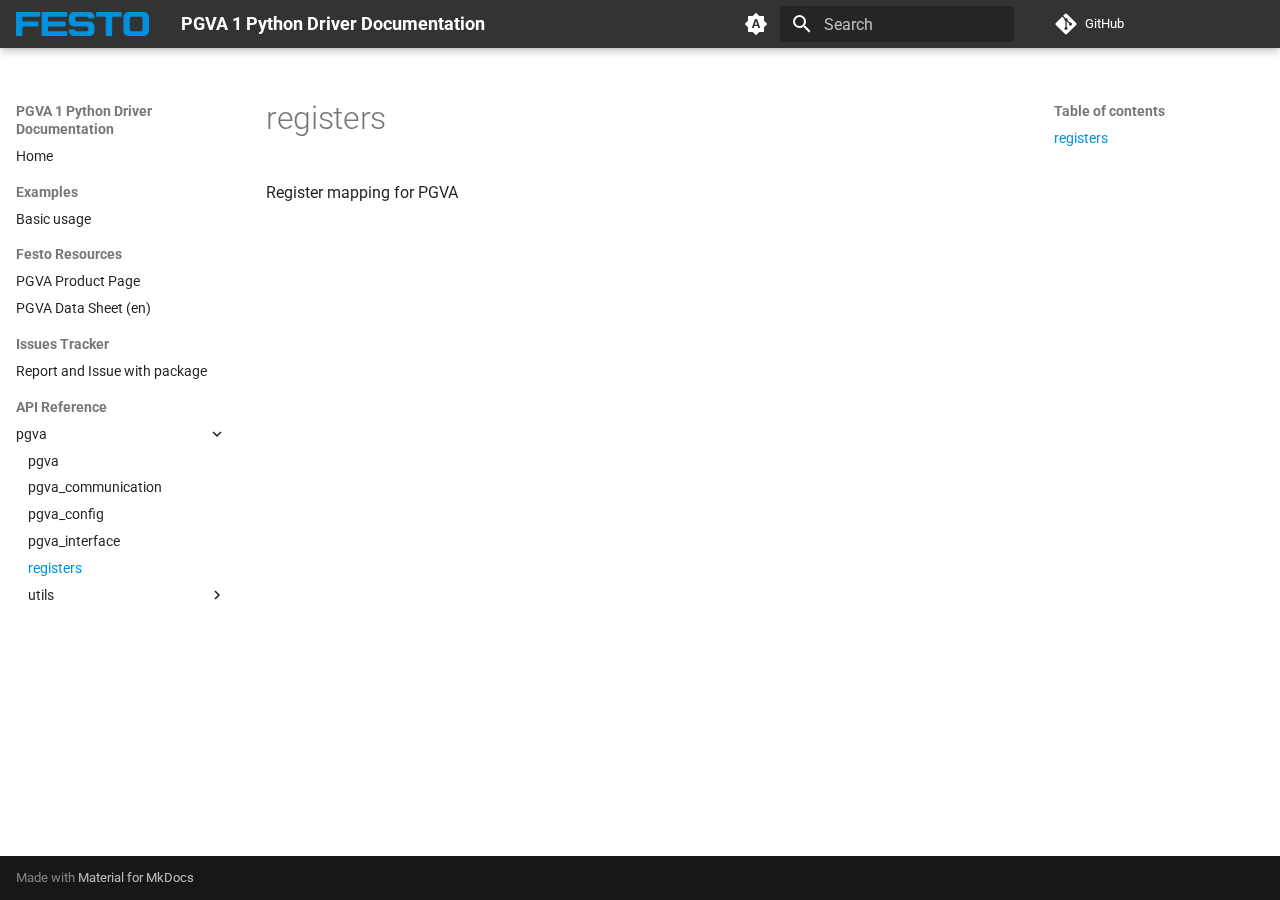
<file: autoapi/pgva/registers/index.html>
<!doctype html>
<html lang="en" class="no-js">
  <head>
    
      <meta charset="utf-8">
      <meta name="viewport" content="width=device-width,initial-scale=1">
      
      
      
        <link rel="canonical" href="https://festo-se.github.io/festo-pgva/autoapi/pgva/registers/">
      
      
        <link rel="prev" href="../pgva_interface/">
      
      
        <link rel="next" href="../utils/">
      
      
        
      
      
      <link rel="icon" href="../../../img/method.png">
      <meta name="generator" content="mkdocs-1.6.1, mkdocs-material-9.7.1">
    
    
      
        <title>registers - PGVA 1 Python Driver Documentation</title>
      
    
    
      <link rel="stylesheet" href="../../../assets/stylesheets/main.484c7ddc.min.css">
      
        
        <link rel="stylesheet" href="../../../assets/stylesheets/palette.ab4e12ef.min.css">
      
      


    
    
      
    
    
      
        
        
        <link rel="preconnect" href="https://fonts.gstatic.com" crossorigin>
        <link rel="stylesheet" href="https://fonts.googleapis.com/css?family=Roboto:300,300i,400,400i,700,700i%7CRoboto+Mono:400,400i,700,700i&display=fallback">
        <style>:root{--md-text-font:"Roboto";--md-code-font:"Roboto Mono"}</style>
      
    
    
      <link rel="stylesheet" href="../../../assets/_mkdocstrings.css">
    
      <link rel="stylesheet" href="../../../css/extra.css">
    
      <link rel="stylesheet" href="https://www.festo.com/fonts/fonts.css">
    
    <script>__md_scope=new URL("../../..",location),__md_hash=e=>[...e].reduce(((e,_)=>(e<<5)-e+_.charCodeAt(0)),0),__md_get=(e,_=localStorage,t=__md_scope)=>JSON.parse(_.getItem(t.pathname+"."+e)),__md_set=(e,_,t=localStorage,a=__md_scope)=>{try{t.setItem(a.pathname+"."+e,JSON.stringify(_))}catch(e){}}</script>
    
      

    
    
  </head>
  
  
    
    
      
    
    
    
    
    <body dir="ltr" data-md-color-scheme="default" data-md-color-primary="indigo" data-md-color-accent="indigo">
  
    
    <input class="md-toggle" data-md-toggle="drawer" type="checkbox" id="__drawer" autocomplete="off">
    <input class="md-toggle" data-md-toggle="search" type="checkbox" id="__search" autocomplete="off">
    <label class="md-overlay" for="__drawer"></label>
    <div data-md-component="skip">
      
        
        <a href="#pgva.registers" class="md-skip">
          Skip to content
        </a>
      
    </div>
    <div data-md-component="announce">
      
    </div>
    
    
      

  

<header class="md-header md-header--shadow" data-md-component="header">
  <nav class="md-header__inner md-grid" aria-label="Header">
    <a href="../../.." title="PGVA 1 Python Driver Documentation" class="md-header__button md-logo" aria-label="PGVA 1 Python Driver Documentation" data-md-component="logo">
      
  <img src="../../../img/Festo_Logo_Caerul_Web.svg" alt="logo">

    </a>
    <label class="md-header__button md-icon" for="__drawer">
      
      <svg xmlns="http://www.w3.org/2000/svg" viewBox="0 0 24 24"><path d="M3 6h18v2H3zm0 5h18v2H3zm0 5h18v2H3z"/></svg>
    </label>
    <div class="md-header__title" data-md-component="header-title">
      <div class="md-header__ellipsis">
        <div class="md-header__topic">
          <span class="md-ellipsis">
            PGVA 1 Python Driver Documentation
          </span>
        </div>
        <div class="md-header__topic" data-md-component="header-topic">
          <span class="md-ellipsis">
            
              registers
            
          </span>
        </div>
      </div>
    </div>
    
      
        <form class="md-header__option" data-md-component="palette">
  
    
    
    
    <input class="md-option" data-md-color-media="(prefers-color-scheme)" data-md-color-scheme="default" data-md-color-primary="indigo" data-md-color-accent="indigo"  aria-label="System preference"  type="radio" name="__palette" id="__palette_0">
    
      <label class="md-header__button md-icon" title="System preference" for="__palette_1" hidden>
        <svg xmlns="http://www.w3.org/2000/svg" viewBox="0 0 24 24"><path d="m14.3 16-.7-2h-3.2l-.7 2H7.8L11 7h2l3.2 9zM20 8.69V4h-4.69L12 .69 8.69 4H4v4.69L.69 12 4 15.31V20h4.69L12 23.31 15.31 20H20v-4.69L23.31 12zm-9.15 3.96h2.3L12 9z"/></svg>
      </label>
    
  
    
    
    
    <input class="md-option" data-md-color-media="(prefers-color-scheme: light)" data-md-color-scheme="default" data-md-color-primary="indigo" data-md-color-accent="indigo"  aria-label="Light mode"  type="radio" name="__palette" id="__palette_1">
    
      <label class="md-header__button md-icon" title="Light mode" for="__palette_2" hidden>
        <svg xmlns="http://www.w3.org/2000/svg" viewBox="0 0 24 24"><path d="M12 8a4 4 0 0 0-4 4 4 4 0 0 0 4 4 4 4 0 0 0 4-4 4 4 0 0 0-4-4m0 10a6 6 0 0 1-6-6 6 6 0 0 1 6-6 6 6 0 0 1 6 6 6 6 0 0 1-6 6m8-9.31V4h-4.69L12 .69 8.69 4H4v4.69L.69 12 4 15.31V20h4.69L12 23.31 15.31 20H20v-4.69L23.31 12z"/></svg>
      </label>
    
  
    
    
    
    <input class="md-option" data-md-color-media="(prefers-color-scheme: dark)" data-md-color-scheme="slate" data-md-color-primary="indigo" data-md-color-accent="indigo"  aria-label="Dark mode"  type="radio" name="__palette" id="__palette_2">
    
      <label class="md-header__button md-icon" title="Dark mode" for="__palette_0" hidden>
        <svg xmlns="http://www.w3.org/2000/svg" viewBox="0 0 24 24"><path d="M12 18c-.89 0-1.74-.2-2.5-.55C11.56 16.5 13 14.42 13 12s-1.44-4.5-3.5-5.45C10.26 6.2 11.11 6 12 6a6 6 0 0 1 6 6 6 6 0 0 1-6 6m8-9.31V4h-4.69L12 .69 8.69 4H4v4.69L.69 12 4 15.31V20h4.69L12 23.31 15.31 20H20v-4.69L23.31 12z"/></svg>
      </label>
    
  
</form>
      
    
    
      <script>var palette=__md_get("__palette");if(palette&&palette.color){if("(prefers-color-scheme)"===palette.color.media){var media=matchMedia("(prefers-color-scheme: light)"),input=document.querySelector(media.matches?"[data-md-color-media='(prefers-color-scheme: light)']":"[data-md-color-media='(prefers-color-scheme: dark)']");palette.color.media=input.getAttribute("data-md-color-media"),palette.color.scheme=input.getAttribute("data-md-color-scheme"),palette.color.primary=input.getAttribute("data-md-color-primary"),palette.color.accent=input.getAttribute("data-md-color-accent")}for(var[key,value]of Object.entries(palette.color))document.body.setAttribute("data-md-color-"+key,value)}</script>
    
    
    
      
      
        <label class="md-header__button md-icon" for="__search">
          
          <svg xmlns="http://www.w3.org/2000/svg" viewBox="0 0 24 24"><path d="M9.5 3A6.5 6.5 0 0 1 16 9.5c0 1.61-.59 3.09-1.56 4.23l.27.27h.79l5 5-1.5 1.5-5-5v-.79l-.27-.27A6.52 6.52 0 0 1 9.5 16 6.5 6.5 0 0 1 3 9.5 6.5 6.5 0 0 1 9.5 3m0 2C7 5 5 7 5 9.5S7 14 9.5 14 14 12 14 9.5 12 5 9.5 5"/></svg>
        </label>
        <div class="md-search" data-md-component="search" role="dialog">
  <label class="md-search__overlay" for="__search"></label>
  <div class="md-search__inner" role="search">
    <form class="md-search__form" name="search">
      <input type="text" class="md-search__input" name="query" aria-label="Search" placeholder="Search" autocapitalize="off" autocorrect="off" autocomplete="off" spellcheck="false" data-md-component="search-query" required>
      <label class="md-search__icon md-icon" for="__search">
        
        <svg xmlns="http://www.w3.org/2000/svg" viewBox="0 0 24 24"><path d="M9.5 3A6.5 6.5 0 0 1 16 9.5c0 1.61-.59 3.09-1.56 4.23l.27.27h.79l5 5-1.5 1.5-5-5v-.79l-.27-.27A6.52 6.52 0 0 1 9.5 16 6.5 6.5 0 0 1 3 9.5 6.5 6.5 0 0 1 9.5 3m0 2C7 5 5 7 5 9.5S7 14 9.5 14 14 12 14 9.5 12 5 9.5 5"/></svg>
        
        <svg xmlns="http://www.w3.org/2000/svg" viewBox="0 0 24 24"><path d="M20 11v2H8l5.5 5.5-1.42 1.42L4.16 12l7.92-7.92L13.5 5.5 8 11z"/></svg>
      </label>
      <nav class="md-search__options" aria-label="Search">
        
        <button type="reset" class="md-search__icon md-icon" title="Clear" aria-label="Clear" tabindex="-1">
          
          <svg xmlns="http://www.w3.org/2000/svg" viewBox="0 0 24 24"><path d="M19 6.41 17.59 5 12 10.59 6.41 5 5 6.41 10.59 12 5 17.59 6.41 19 12 13.41 17.59 19 19 17.59 13.41 12z"/></svg>
        </button>
      </nav>
      
    </form>
    <div class="md-search__output">
      <div class="md-search__scrollwrap" tabindex="0" data-md-scrollfix>
        <div class="md-search-result" data-md-component="search-result">
          <div class="md-search-result__meta">
            Initializing search
          </div>
          <ol class="md-search-result__list" role="presentation"></ol>
        </div>
      </div>
    </div>
  </div>
</div>
      
    
    
      <div class="md-header__source">
        <a href="https://github.com/Festo-se/festo-pgva" title="Go to repository" class="md-source" data-md-component="source">
  <div class="md-source__icon md-icon">
    
    <svg xmlns="http://www.w3.org/2000/svg" viewBox="0 0 448 512"><!--! Font Awesome Free 7.1.0 by @fontawesome - https://fontawesome.com License - https://fontawesome.com/license/free (Icons: CC BY 4.0, Fonts: SIL OFL 1.1, Code: MIT License) Copyright 2025 Fonticons, Inc.--><path d="M439.6 236.1 244 40.5c-5.4-5.5-12.8-8.5-20.4-8.5s-15 3-20.4 8.4L162.5 81l51.5 51.5c27.1-9.1 52.7 16.8 43.4 43.7l49.7 49.7c34.2-11.8 61.2 31 35.5 56.7-26.5 26.5-70.2-2.9-56-37.3L240.3 199v121.9c25.3 12.5 22.3 41.8 9.1 55-6.4 6.4-15.2 10.1-24.3 10.1s-17.8-3.6-24.3-10.1c-17.6-17.6-11.1-46.9 11.2-56v-123c-20.8-8.5-24.6-30.7-18.6-45L142.6 101 8.5 235.1C3 240.6 0 247.9 0 255.5s3 15 8.5 20.4l195.6 195.7c5.4 5.4 12.7 8.4 20.4 8.4s15-3 20.4-8.4l194.7-194.7c5.4-5.4 8.4-12.8 8.4-20.4s-3-15-8.4-20.4"/></svg>
  </div>
  <div class="md-source__repository">
    GitHub
  </div>
</a>
      </div>
    
  </nav>
  
</header>
    
    <div class="md-container" data-md-component="container">
      
      
        
          
        
      
      <main class="md-main" data-md-component="main">
        <div class="md-main__inner md-grid">
          
            
              
              <div class="md-sidebar md-sidebar--primary" data-md-component="sidebar" data-md-type="navigation" >
                <div class="md-sidebar__scrollwrap">
                  <div class="md-sidebar__inner">
                    



<nav class="md-nav md-nav--primary" aria-label="Navigation" data-md-level="0">
  <label class="md-nav__title" for="__drawer">
    <a href="../../.." title="PGVA 1 Python Driver Documentation" class="md-nav__button md-logo" aria-label="PGVA 1 Python Driver Documentation" data-md-component="logo">
      
  <img src="../../../img/Festo_Logo_Caerul_Web.svg" alt="logo">

    </a>
    PGVA 1 Python Driver Documentation
  </label>
  
    <div class="md-nav__source">
      <a href="https://github.com/Festo-se/festo-pgva" title="Go to repository" class="md-source" data-md-component="source">
  <div class="md-source__icon md-icon">
    
    <svg xmlns="http://www.w3.org/2000/svg" viewBox="0 0 448 512"><!--! Font Awesome Free 7.1.0 by @fontawesome - https://fontawesome.com License - https://fontawesome.com/license/free (Icons: CC BY 4.0, Fonts: SIL OFL 1.1, Code: MIT License) Copyright 2025 Fonticons, Inc.--><path d="M439.6 236.1 244 40.5c-5.4-5.5-12.8-8.5-20.4-8.5s-15 3-20.4 8.4L162.5 81l51.5 51.5c27.1-9.1 52.7 16.8 43.4 43.7l49.7 49.7c34.2-11.8 61.2 31 35.5 56.7-26.5 26.5-70.2-2.9-56-37.3L240.3 199v121.9c25.3 12.5 22.3 41.8 9.1 55-6.4 6.4-15.2 10.1-24.3 10.1s-17.8-3.6-24.3-10.1c-17.6-17.6-11.1-46.9 11.2-56v-123c-20.8-8.5-24.6-30.7-18.6-45L142.6 101 8.5 235.1C3 240.6 0 247.9 0 255.5s3 15 8.5 20.4l195.6 195.7c5.4 5.4 12.7 8.4 20.4 8.4s15-3 20.4-8.4l194.7-194.7c5.4-5.4 8.4-12.8 8.4-20.4s-3-15-8.4-20.4"/></svg>
  </div>
  <div class="md-source__repository">
    GitHub
  </div>
</a>
    </div>
  
  <ul class="md-nav__list" data-md-scrollfix>
    
      
      
  
  
  
  
    <li class="md-nav__item">
      <a href="../../.." class="md-nav__link">
        
  
  
  <span class="md-ellipsis">
    
  
    Home
  

    
  </span>
  
  

      </a>
    </li>
  

    
      
      
  
  
  
  
    
    
    
    
      
        
        
      
    
    
    <li class="md-nav__item md-nav__item--section md-nav__item--nested">
      
        
        
        <input class="md-nav__toggle md-toggle " type="checkbox" id="__nav_2" >
        
          
          <label class="md-nav__link" for="__nav_2" id="__nav_2_label" tabindex="">
            
  
  
  <span class="md-ellipsis">
    
  
    Examples
  

    
  </span>
  
  

            <span class="md-nav__icon md-icon"></span>
          </label>
        
        <nav class="md-nav" data-md-level="1" aria-labelledby="__nav_2_label" aria-expanded="false">
          <label class="md-nav__title" for="__nav_2">
            <span class="md-nav__icon md-icon"></span>
            
  
    Examples
  

          </label>
          <ul class="md-nav__list" data-md-scrollfix>
            
              
                
  
  
  
  
    <li class="md-nav__item">
      <a href="../../../examples/examples/" class="md-nav__link">
        
  
  
  <span class="md-ellipsis">
    
  
    Basic usage
  

    
  </span>
  
  

      </a>
    </li>
  

              
            
          </ul>
        </nav>
      
    </li>
  

    
      
      
  
  
  
  
    
    
    
    
      
        
        
      
    
    
    <li class="md-nav__item md-nav__item--section md-nav__item--nested">
      
        
        
        <input class="md-nav__toggle md-toggle " type="checkbox" id="__nav_3" >
        
          
          <label class="md-nav__link" for="__nav_3" id="__nav_3_label" tabindex="">
            
  
  
  <span class="md-ellipsis">
    
  
    Festo Resources
  

    
  </span>
  
  

            <span class="md-nav__icon md-icon"></span>
          </label>
        
        <nav class="md-nav" data-md-level="1" aria-labelledby="__nav_3_label" aria-expanded="false">
          <label class="md-nav__title" for="__nav_3">
            <span class="md-nav__icon md-icon"></span>
            
  
    Festo Resources
  

          </label>
          <ul class="md-nav__list" data-md-scrollfix>
            
              
                
  
  
  
  
    <li class="md-nav__item">
      <a href="https://www.festo.com/us/en/p/pressure-vacuum-generator-id_PGVA/" class="md-nav__link">
        
  
  
  <span class="md-ellipsis">
    
  
    PGVA Product Page
  

    
  </span>
  
  

      </a>
    </li>
  

              
            
              
                
  
  
  
  
    <li class="md-nav__item">
      <a href="https://www.festo.com/assets/attachment/en/661576" class="md-nav__link">
        
  
  
  <span class="md-ellipsis">
    
  
    PGVA Data Sheet (en)
  

    
  </span>
  
  

      </a>
    </li>
  

              
            
          </ul>
        </nav>
      
    </li>
  

    
      
      
  
  
  
  
    
    
    
    
      
        
        
      
    
    
    <li class="md-nav__item md-nav__item--section md-nav__item--nested">
      
        
        
        <input class="md-nav__toggle md-toggle " type="checkbox" id="__nav_4" >
        
          
          <label class="md-nav__link" for="__nav_4" id="__nav_4_label" tabindex="">
            
  
  
  <span class="md-ellipsis">
    
  
    Issues Tracker
  

    
  </span>
  
  

            <span class="md-nav__icon md-icon"></span>
          </label>
        
        <nav class="md-nav" data-md-level="1" aria-labelledby="__nav_4_label" aria-expanded="false">
          <label class="md-nav__title" for="__nav_4">
            <span class="md-nav__icon md-icon"></span>
            
  
    Issues Tracker
  

          </label>
          <ul class="md-nav__list" data-md-scrollfix>
            
              
                
  
  
  
  
    <li class="md-nav__item">
      <a href="https://github.com/Festo-se/festo-pgva/issues" class="md-nav__link">
        
  
  
  <span class="md-ellipsis">
    
  
    Report and Issue with package
  

    
  </span>
  
  

      </a>
    </li>
  

              
            
          </ul>
        </nav>
      
    </li>
  

    
      
      
  
  
    
  
  
  
    
    
    
    
      
        
        
      
    
    
    <li class="md-nav__item md-nav__item--active md-nav__item--section md-nav__item--nested">
      
        
        
        <input class="md-nav__toggle md-toggle " type="checkbox" id="__nav_5" checked>
        
          
          <label class="md-nav__link" for="__nav_5" id="__nav_5_label" tabindex="">
            
  
  
  <span class="md-ellipsis">
    
  
    API Reference
  

    
  </span>
  
  

            <span class="md-nav__icon md-icon"></span>
          </label>
        
        <nav class="md-nav" data-md-level="1" aria-labelledby="__nav_5_label" aria-expanded="true">
          <label class="md-nav__title" for="__nav_5">
            <span class="md-nav__icon md-icon"></span>
            
  
    API Reference
  

          </label>
          <ul class="md-nav__list" data-md-scrollfix>
            
              
                
  
  
    
  
  
  
    
    
    
    
      
    
    
    <li class="md-nav__item md-nav__item--active md-nav__item--nested">
      
        
        
        <input class="md-nav__toggle md-toggle " type="checkbox" id="__nav_5_1" checked>
        
          
          <label class="md-nav__link" for="__nav_5_1" id="__nav_5_1_label" tabindex="0">
            
  
  
  <span class="md-ellipsis">
    
  
    pgva
  

    
  </span>
  
  

            <span class="md-nav__icon md-icon"></span>
          </label>
        
        <nav class="md-nav" data-md-level="2" aria-labelledby="__nav_5_1_label" aria-expanded="true">
          <label class="md-nav__title" for="__nav_5_1">
            <span class="md-nav__icon md-icon"></span>
            
  
    pgva
  

          </label>
          <ul class="md-nav__list" data-md-scrollfix>
            
              
                
  
  
  
  
    <li class="md-nav__item">
      <a href="../pgva/" class="md-nav__link">
        
  
  
  <span class="md-ellipsis">
    
  
    pgva
  

    
  </span>
  
  

      </a>
    </li>
  

              
            
              
                
  
  
  
  
    <li class="md-nav__item">
      <a href="../pgva_communication/" class="md-nav__link">
        
  
  
  <span class="md-ellipsis">
    
  
    pgva_communication
  

    
  </span>
  
  

      </a>
    </li>
  

              
            
              
                
  
  
  
  
    <li class="md-nav__item">
      <a href="../pgva_config/" class="md-nav__link">
        
  
  
  <span class="md-ellipsis">
    
  
    pgva_config
  

    
  </span>
  
  

      </a>
    </li>
  

              
            
              
                
  
  
  
  
    <li class="md-nav__item">
      <a href="../pgva_interface/" class="md-nav__link">
        
  
  
  <span class="md-ellipsis">
    
  
    pgva_interface
  

    
  </span>
  
  

      </a>
    </li>
  

              
            
              
                
  
  
    
  
  
  
    <li class="md-nav__item md-nav__item--active">
      
      <input class="md-nav__toggle md-toggle" type="checkbox" id="__toc">
      
      
      
        <label class="md-nav__link md-nav__link--active" for="__toc">
          
  
  
  <span class="md-ellipsis">
    
  
    registers
  

    
  </span>
  
  

          <span class="md-nav__icon md-icon"></span>
        </label>
      
      <a href="./" class="md-nav__link md-nav__link--active">
        
  
  
  <span class="md-ellipsis">
    
  
    registers
  

    
  </span>
  
  

      </a>
      
        

<nav class="md-nav md-nav--secondary" aria-label="Table of contents">
  
  
  
  
    <label class="md-nav__title" for="__toc">
      <span class="md-nav__icon md-icon"></span>
      Table of contents
    </label>
    <ul class="md-nav__list" data-md-component="toc" data-md-scrollfix>
      
        <li class="md-nav__item">
  <a href="#pgva.registers" class="md-nav__link">
    <span class="md-ellipsis">
      
        registers
      
    </span>
  </a>
  
</li>
      
    </ul>
  
</nav>
      
    </li>
  

              
            
              
                
  
  
  
  
    
    
    
    
      
    
    
    <li class="md-nav__item md-nav__item--nested">
      
        
        
        <input class="md-nav__toggle md-toggle " type="checkbox" id="__nav_5_1_6" >
        
          
          <label class="md-nav__link" for="__nav_5_1_6" id="__nav_5_1_6_label" tabindex="0">
            
  
  
  <span class="md-ellipsis">
    
  
    utils
  

    
  </span>
  
  

            <span class="md-nav__icon md-icon"></span>
          </label>
        
        <nav class="md-nav" data-md-level="3" aria-labelledby="__nav_5_1_6_label" aria-expanded="false">
          <label class="md-nav__title" for="__nav_5_1_6">
            <span class="md-nav__icon md-icon"></span>
            
  
    utils
  

          </label>
          <ul class="md-nav__list" data-md-scrollfix>
            
              
                
  
  
  
  
    <li class="md-nav__item">
      <a href="../utils/constants/" class="md-nav__link">
        
  
  
  <span class="md-ellipsis">
    
  
    constants
  

    
  </span>
  
  

      </a>
    </li>
  

              
            
              
                
  
  
  
  
    <li class="md-nav__item">
      <a href="../utils/logging/" class="md-nav__link">
        
  
  
  <span class="md-ellipsis">
    
  
    logging
  

    
  </span>
  
  

      </a>
    </li>
  

              
            
          </ul>
        </nav>
      
    </li>
  

              
            
          </ul>
        </nav>
      
    </li>
  

              
            
          </ul>
        </nav>
      
    </li>
  

    
  </ul>
</nav>
                  </div>
                </div>
              </div>
            
            
              
              <div class="md-sidebar md-sidebar--secondary" data-md-component="sidebar" data-md-type="toc" >
                <div class="md-sidebar__scrollwrap">
                  <div class="md-sidebar__inner">
                    

<nav class="md-nav md-nav--secondary" aria-label="Table of contents">
  
  
  
  
    <label class="md-nav__title" for="__toc">
      <span class="md-nav__icon md-icon"></span>
      Table of contents
    </label>
    <ul class="md-nav__list" data-md-component="toc" data-md-scrollfix>
      
        <li class="md-nav__item">
  <a href="#pgva.registers" class="md-nav__link">
    <span class="md-ellipsis">
      
        registers
      
    </span>
  </a>
  
</li>
      
    </ul>
  
</nav>
                  </div>
                </div>
              </div>
            
          
          
            <div class="md-content" data-md-component="content">
              
              <article class="md-content__inner md-typeset">
                
                  


  
  


  <h1>registers</h1>

<div class="doc doc-object doc-module">



<a id="pgva.registers"></a>
    <div class="doc doc-contents first">

        <p>Register mapping for PGVA</p>










<div class="doc doc-children">












  </div>

    </div>

</div>












                
              </article>
            </div>
          
          
<script>var target=document.getElementById(location.hash.slice(1));target&&target.name&&(target.checked=target.name.startsWith("__tabbed_"))</script>
        </div>
        
      </main>
      
        <footer class="md-footer">
  
  <div class="md-footer-meta md-typeset">
    <div class="md-footer-meta__inner md-grid">
      <div class="md-copyright">
  
  
    Made with
    <a href="https://squidfunk.github.io/mkdocs-material/" target="_blank" rel="noopener">
      Material for MkDocs
    </a>
  
</div>
      
    </div>
  </div>
</footer>
      
    </div>
    <div class="md-dialog" data-md-component="dialog">
      <div class="md-dialog__inner md-typeset"></div>
    </div>
    
    
    
      
      
      <script id="__config" type="application/json">{"annotate": null, "base": "../../..", "features": "navigation.sections content.code.copy content.tooltips", "search": "../../../assets/javascripts/workers/search.2c215733.min.js", "tags": null, "translations": {"clipboard.copied": "Copied to clipboard", "clipboard.copy": "Copy to clipboard", "search.result.more.one": "1 more on this page", "search.result.more.other": "# more on this page", "search.result.none": "No matching documents", "search.result.one": "1 matching document", "search.result.other": "# matching documents", "search.result.placeholder": "Type to start searching", "search.result.term.missing": "Missing", "select.version": "Select version"}, "version": null}</script>
    
    
      <script src="../../../assets/javascripts/bundle.79ae519e.min.js"></script>
      
    
  </body>
</html>
</file>
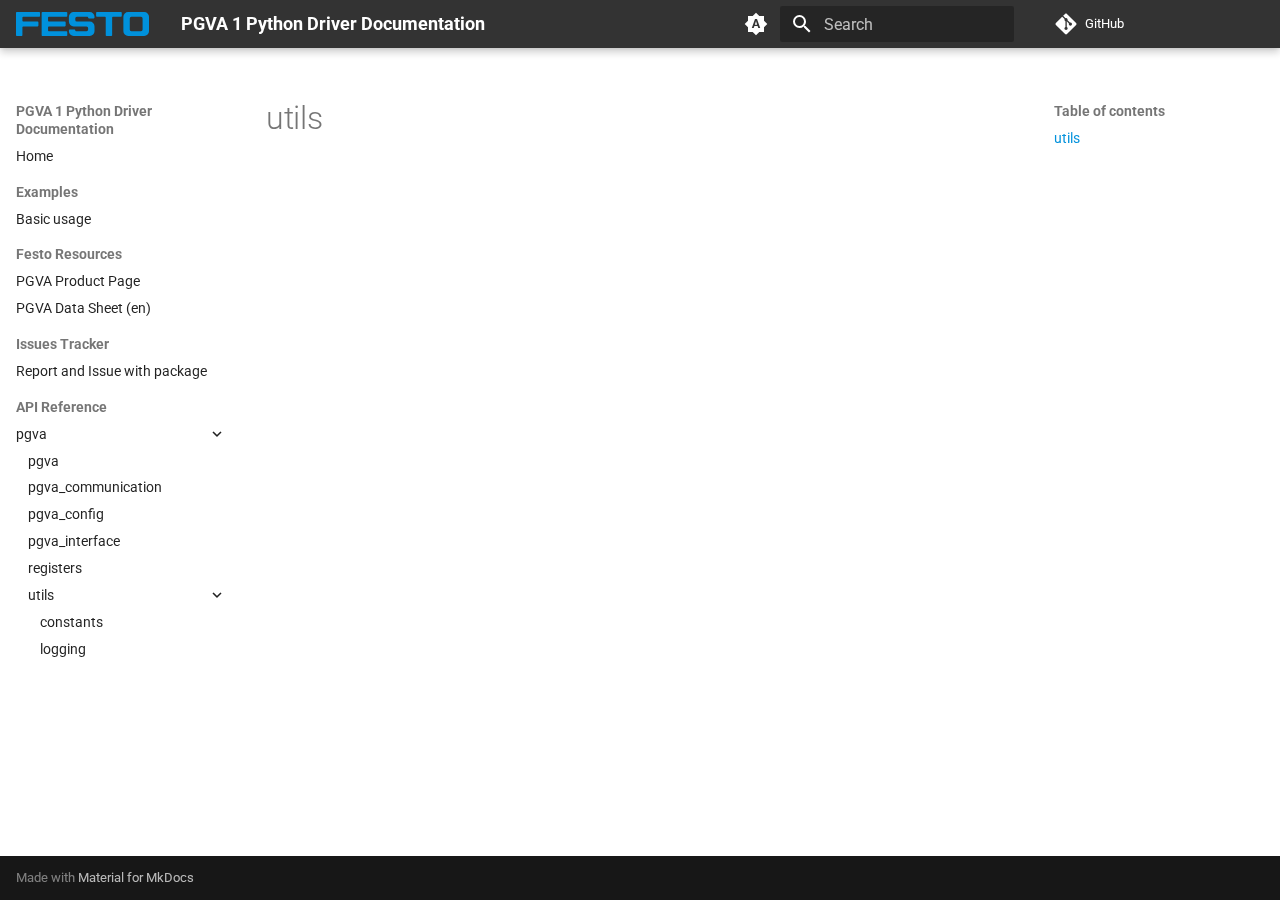
<file: autoapi/pgva/utils/index.html>
<!doctype html>
<html lang="en" class="no-js">
  <head>
    
      <meta charset="utf-8">
      <meta name="viewport" content="width=device-width,initial-scale=1">
      
      
      
        <link rel="canonical" href="https://festo-se.github.io/festo-pgva/autoapi/pgva/utils/">
      
      
        <link rel="prev" href="../registers/">
      
      
        <link rel="next" href="constants/">
      
      
        
      
      
      <link rel="icon" href="../../../img/method.png">
      <meta name="generator" content="mkdocs-1.6.1, mkdocs-material-9.7.1">
    
    
      
        <title>utils - PGVA 1 Python Driver Documentation</title>
      
    
    
      <link rel="stylesheet" href="../../../assets/stylesheets/main.484c7ddc.min.css">
      
        
        <link rel="stylesheet" href="../../../assets/stylesheets/palette.ab4e12ef.min.css">
      
      


    
    
      
    
    
      
        
        
        <link rel="preconnect" href="https://fonts.gstatic.com" crossorigin>
        <link rel="stylesheet" href="https://fonts.googleapis.com/css?family=Roboto:300,300i,400,400i,700,700i%7CRoboto+Mono:400,400i,700,700i&display=fallback">
        <style>:root{--md-text-font:"Roboto";--md-code-font:"Roboto Mono"}</style>
      
    
    
      <link rel="stylesheet" href="../../../assets/_mkdocstrings.css">
    
      <link rel="stylesheet" href="../../../css/extra.css">
    
      <link rel="stylesheet" href="https://www.festo.com/fonts/fonts.css">
    
    <script>__md_scope=new URL("../../..",location),__md_hash=e=>[...e].reduce(((e,_)=>(e<<5)-e+_.charCodeAt(0)),0),__md_get=(e,_=localStorage,t=__md_scope)=>JSON.parse(_.getItem(t.pathname+"."+e)),__md_set=(e,_,t=localStorage,a=__md_scope)=>{try{t.setItem(a.pathname+"."+e,JSON.stringify(_))}catch(e){}}</script>
    
      

    
    
  </head>
  
  
    
    
      
    
    
    
    
    <body dir="ltr" data-md-color-scheme="default" data-md-color-primary="indigo" data-md-color-accent="indigo">
  
    
    <input class="md-toggle" data-md-toggle="drawer" type="checkbox" id="__drawer" autocomplete="off">
    <input class="md-toggle" data-md-toggle="search" type="checkbox" id="__search" autocomplete="off">
    <label class="md-overlay" for="__drawer"></label>
    <div data-md-component="skip">
      
        
        <a href="#pgva.utils" class="md-skip">
          Skip to content
        </a>
      
    </div>
    <div data-md-component="announce">
      
    </div>
    
    
      

  

<header class="md-header md-header--shadow" data-md-component="header">
  <nav class="md-header__inner md-grid" aria-label="Header">
    <a href="../../.." title="PGVA 1 Python Driver Documentation" class="md-header__button md-logo" aria-label="PGVA 1 Python Driver Documentation" data-md-component="logo">
      
  <img src="../../../img/Festo_Logo_Caerul_Web.svg" alt="logo">

    </a>
    <label class="md-header__button md-icon" for="__drawer">
      
      <svg xmlns="http://www.w3.org/2000/svg" viewBox="0 0 24 24"><path d="M3 6h18v2H3zm0 5h18v2H3zm0 5h18v2H3z"/></svg>
    </label>
    <div class="md-header__title" data-md-component="header-title">
      <div class="md-header__ellipsis">
        <div class="md-header__topic">
          <span class="md-ellipsis">
            PGVA 1 Python Driver Documentation
          </span>
        </div>
        <div class="md-header__topic" data-md-component="header-topic">
          <span class="md-ellipsis">
            
              utils
            
          </span>
        </div>
      </div>
    </div>
    
      
        <form class="md-header__option" data-md-component="palette">
  
    
    
    
    <input class="md-option" data-md-color-media="(prefers-color-scheme)" data-md-color-scheme="default" data-md-color-primary="indigo" data-md-color-accent="indigo"  aria-label="System preference"  type="radio" name="__palette" id="__palette_0">
    
      <label class="md-header__button md-icon" title="System preference" for="__palette_1" hidden>
        <svg xmlns="http://www.w3.org/2000/svg" viewBox="0 0 24 24"><path d="m14.3 16-.7-2h-3.2l-.7 2H7.8L11 7h2l3.2 9zM20 8.69V4h-4.69L12 .69 8.69 4H4v4.69L.69 12 4 15.31V20h4.69L12 23.31 15.31 20H20v-4.69L23.31 12zm-9.15 3.96h2.3L12 9z"/></svg>
      </label>
    
  
    
    
    
    <input class="md-option" data-md-color-media="(prefers-color-scheme: light)" data-md-color-scheme="default" data-md-color-primary="indigo" data-md-color-accent="indigo"  aria-label="Light mode"  type="radio" name="__palette" id="__palette_1">
    
      <label class="md-header__button md-icon" title="Light mode" for="__palette_2" hidden>
        <svg xmlns="http://www.w3.org/2000/svg" viewBox="0 0 24 24"><path d="M12 8a4 4 0 0 0-4 4 4 4 0 0 0 4 4 4 4 0 0 0 4-4 4 4 0 0 0-4-4m0 10a6 6 0 0 1-6-6 6 6 0 0 1 6-6 6 6 0 0 1 6 6 6 6 0 0 1-6 6m8-9.31V4h-4.69L12 .69 8.69 4H4v4.69L.69 12 4 15.31V20h4.69L12 23.31 15.31 20H20v-4.69L23.31 12z"/></svg>
      </label>
    
  
    
    
    
    <input class="md-option" data-md-color-media="(prefers-color-scheme: dark)" data-md-color-scheme="slate" data-md-color-primary="indigo" data-md-color-accent="indigo"  aria-label="Dark mode"  type="radio" name="__palette" id="__palette_2">
    
      <label class="md-header__button md-icon" title="Dark mode" for="__palette_0" hidden>
        <svg xmlns="http://www.w3.org/2000/svg" viewBox="0 0 24 24"><path d="M12 18c-.89 0-1.74-.2-2.5-.55C11.56 16.5 13 14.42 13 12s-1.44-4.5-3.5-5.45C10.26 6.2 11.11 6 12 6a6 6 0 0 1 6 6 6 6 0 0 1-6 6m8-9.31V4h-4.69L12 .69 8.69 4H4v4.69L.69 12 4 15.31V20h4.69L12 23.31 15.31 20H20v-4.69L23.31 12z"/></svg>
      </label>
    
  
</form>
      
    
    
      <script>var palette=__md_get("__palette");if(palette&&palette.color){if("(prefers-color-scheme)"===palette.color.media){var media=matchMedia("(prefers-color-scheme: light)"),input=document.querySelector(media.matches?"[data-md-color-media='(prefers-color-scheme: light)']":"[data-md-color-media='(prefers-color-scheme: dark)']");palette.color.media=input.getAttribute("data-md-color-media"),palette.color.scheme=input.getAttribute("data-md-color-scheme"),palette.color.primary=input.getAttribute("data-md-color-primary"),palette.color.accent=input.getAttribute("data-md-color-accent")}for(var[key,value]of Object.entries(palette.color))document.body.setAttribute("data-md-color-"+key,value)}</script>
    
    
    
      
      
        <label class="md-header__button md-icon" for="__search">
          
          <svg xmlns="http://www.w3.org/2000/svg" viewBox="0 0 24 24"><path d="M9.5 3A6.5 6.5 0 0 1 16 9.5c0 1.61-.59 3.09-1.56 4.23l.27.27h.79l5 5-1.5 1.5-5-5v-.79l-.27-.27A6.52 6.52 0 0 1 9.5 16 6.5 6.5 0 0 1 3 9.5 6.5 6.5 0 0 1 9.5 3m0 2C7 5 5 7 5 9.5S7 14 9.5 14 14 12 14 9.5 12 5 9.5 5"/></svg>
        </label>
        <div class="md-search" data-md-component="search" role="dialog">
  <label class="md-search__overlay" for="__search"></label>
  <div class="md-search__inner" role="search">
    <form class="md-search__form" name="search">
      <input type="text" class="md-search__input" name="query" aria-label="Search" placeholder="Search" autocapitalize="off" autocorrect="off" autocomplete="off" spellcheck="false" data-md-component="search-query" required>
      <label class="md-search__icon md-icon" for="__search">
        
        <svg xmlns="http://www.w3.org/2000/svg" viewBox="0 0 24 24"><path d="M9.5 3A6.5 6.5 0 0 1 16 9.5c0 1.61-.59 3.09-1.56 4.23l.27.27h.79l5 5-1.5 1.5-5-5v-.79l-.27-.27A6.52 6.52 0 0 1 9.5 16 6.5 6.5 0 0 1 3 9.5 6.5 6.5 0 0 1 9.5 3m0 2C7 5 5 7 5 9.5S7 14 9.5 14 14 12 14 9.5 12 5 9.5 5"/></svg>
        
        <svg xmlns="http://www.w3.org/2000/svg" viewBox="0 0 24 24"><path d="M20 11v2H8l5.5 5.5-1.42 1.42L4.16 12l7.92-7.92L13.5 5.5 8 11z"/></svg>
      </label>
      <nav class="md-search__options" aria-label="Search">
        
        <button type="reset" class="md-search__icon md-icon" title="Clear" aria-label="Clear" tabindex="-1">
          
          <svg xmlns="http://www.w3.org/2000/svg" viewBox="0 0 24 24"><path d="M19 6.41 17.59 5 12 10.59 6.41 5 5 6.41 10.59 12 5 17.59 6.41 19 12 13.41 17.59 19 19 17.59 13.41 12z"/></svg>
        </button>
      </nav>
      
    </form>
    <div class="md-search__output">
      <div class="md-search__scrollwrap" tabindex="0" data-md-scrollfix>
        <div class="md-search-result" data-md-component="search-result">
          <div class="md-search-result__meta">
            Initializing search
          </div>
          <ol class="md-search-result__list" role="presentation"></ol>
        </div>
      </div>
    </div>
  </div>
</div>
      
    
    
      <div class="md-header__source">
        <a href="https://github.com/Festo-se/festo-pgva" title="Go to repository" class="md-source" data-md-component="source">
  <div class="md-source__icon md-icon">
    
    <svg xmlns="http://www.w3.org/2000/svg" viewBox="0 0 448 512"><!--! Font Awesome Free 7.1.0 by @fontawesome - https://fontawesome.com License - https://fontawesome.com/license/free (Icons: CC BY 4.0, Fonts: SIL OFL 1.1, Code: MIT License) Copyright 2025 Fonticons, Inc.--><path d="M439.6 236.1 244 40.5c-5.4-5.5-12.8-8.5-20.4-8.5s-15 3-20.4 8.4L162.5 81l51.5 51.5c27.1-9.1 52.7 16.8 43.4 43.7l49.7 49.7c34.2-11.8 61.2 31 35.5 56.7-26.5 26.5-70.2-2.9-56-37.3L240.3 199v121.9c25.3 12.5 22.3 41.8 9.1 55-6.4 6.4-15.2 10.1-24.3 10.1s-17.8-3.6-24.3-10.1c-17.6-17.6-11.1-46.9 11.2-56v-123c-20.8-8.5-24.6-30.7-18.6-45L142.6 101 8.5 235.1C3 240.6 0 247.9 0 255.5s3 15 8.5 20.4l195.6 195.7c5.4 5.4 12.7 8.4 20.4 8.4s15-3 20.4-8.4l194.7-194.7c5.4-5.4 8.4-12.8 8.4-20.4s-3-15-8.4-20.4"/></svg>
  </div>
  <div class="md-source__repository">
    GitHub
  </div>
</a>
      </div>
    
  </nav>
  
</header>
    
    <div class="md-container" data-md-component="container">
      
      
        
          
        
      
      <main class="md-main" data-md-component="main">
        <div class="md-main__inner md-grid">
          
            
              
              <div class="md-sidebar md-sidebar--primary" data-md-component="sidebar" data-md-type="navigation" >
                <div class="md-sidebar__scrollwrap">
                  <div class="md-sidebar__inner">
                    



<nav class="md-nav md-nav--primary" aria-label="Navigation" data-md-level="0">
  <label class="md-nav__title" for="__drawer">
    <a href="../../.." title="PGVA 1 Python Driver Documentation" class="md-nav__button md-logo" aria-label="PGVA 1 Python Driver Documentation" data-md-component="logo">
      
  <img src="../../../img/Festo_Logo_Caerul_Web.svg" alt="logo">

    </a>
    PGVA 1 Python Driver Documentation
  </label>
  
    <div class="md-nav__source">
      <a href="https://github.com/Festo-se/festo-pgva" title="Go to repository" class="md-source" data-md-component="source">
  <div class="md-source__icon md-icon">
    
    <svg xmlns="http://www.w3.org/2000/svg" viewBox="0 0 448 512"><!--! Font Awesome Free 7.1.0 by @fontawesome - https://fontawesome.com License - https://fontawesome.com/license/free (Icons: CC BY 4.0, Fonts: SIL OFL 1.1, Code: MIT License) Copyright 2025 Fonticons, Inc.--><path d="M439.6 236.1 244 40.5c-5.4-5.5-12.8-8.5-20.4-8.5s-15 3-20.4 8.4L162.5 81l51.5 51.5c27.1-9.1 52.7 16.8 43.4 43.7l49.7 49.7c34.2-11.8 61.2 31 35.5 56.7-26.5 26.5-70.2-2.9-56-37.3L240.3 199v121.9c25.3 12.5 22.3 41.8 9.1 55-6.4 6.4-15.2 10.1-24.3 10.1s-17.8-3.6-24.3-10.1c-17.6-17.6-11.1-46.9 11.2-56v-123c-20.8-8.5-24.6-30.7-18.6-45L142.6 101 8.5 235.1C3 240.6 0 247.9 0 255.5s3 15 8.5 20.4l195.6 195.7c5.4 5.4 12.7 8.4 20.4 8.4s15-3 20.4-8.4l194.7-194.7c5.4-5.4 8.4-12.8 8.4-20.4s-3-15-8.4-20.4"/></svg>
  </div>
  <div class="md-source__repository">
    GitHub
  </div>
</a>
    </div>
  
  <ul class="md-nav__list" data-md-scrollfix>
    
      
      
  
  
  
  
    <li class="md-nav__item">
      <a href="../../.." class="md-nav__link">
        
  
  
  <span class="md-ellipsis">
    
  
    Home
  

    
  </span>
  
  

      </a>
    </li>
  

    
      
      
  
  
  
  
    
    
    
    
      
        
        
      
    
    
    <li class="md-nav__item md-nav__item--section md-nav__item--nested">
      
        
        
        <input class="md-nav__toggle md-toggle " type="checkbox" id="__nav_2" >
        
          
          <label class="md-nav__link" for="__nav_2" id="__nav_2_label" tabindex="">
            
  
  
  <span class="md-ellipsis">
    
  
    Examples
  

    
  </span>
  
  

            <span class="md-nav__icon md-icon"></span>
          </label>
        
        <nav class="md-nav" data-md-level="1" aria-labelledby="__nav_2_label" aria-expanded="false">
          <label class="md-nav__title" for="__nav_2">
            <span class="md-nav__icon md-icon"></span>
            
  
    Examples
  

          </label>
          <ul class="md-nav__list" data-md-scrollfix>
            
              
                
  
  
  
  
    <li class="md-nav__item">
      <a href="../../../examples/examples/" class="md-nav__link">
        
  
  
  <span class="md-ellipsis">
    
  
    Basic usage
  

    
  </span>
  
  

      </a>
    </li>
  

              
            
          </ul>
        </nav>
      
    </li>
  

    
      
      
  
  
  
  
    
    
    
    
      
        
        
      
    
    
    <li class="md-nav__item md-nav__item--section md-nav__item--nested">
      
        
        
        <input class="md-nav__toggle md-toggle " type="checkbox" id="__nav_3" >
        
          
          <label class="md-nav__link" for="__nav_3" id="__nav_3_label" tabindex="">
            
  
  
  <span class="md-ellipsis">
    
  
    Festo Resources
  

    
  </span>
  
  

            <span class="md-nav__icon md-icon"></span>
          </label>
        
        <nav class="md-nav" data-md-level="1" aria-labelledby="__nav_3_label" aria-expanded="false">
          <label class="md-nav__title" for="__nav_3">
            <span class="md-nav__icon md-icon"></span>
            
  
    Festo Resources
  

          </label>
          <ul class="md-nav__list" data-md-scrollfix>
            
              
                
  
  
  
  
    <li class="md-nav__item">
      <a href="https://www.festo.com/us/en/p/pressure-vacuum-generator-id_PGVA/" class="md-nav__link">
        
  
  
  <span class="md-ellipsis">
    
  
    PGVA Product Page
  

    
  </span>
  
  

      </a>
    </li>
  

              
            
              
                
  
  
  
  
    <li class="md-nav__item">
      <a href="https://www.festo.com/assets/attachment/en/661576" class="md-nav__link">
        
  
  
  <span class="md-ellipsis">
    
  
    PGVA Data Sheet (en)
  

    
  </span>
  
  

      </a>
    </li>
  

              
            
          </ul>
        </nav>
      
    </li>
  

    
      
      
  
  
  
  
    
    
    
    
      
        
        
      
    
    
    <li class="md-nav__item md-nav__item--section md-nav__item--nested">
      
        
        
        <input class="md-nav__toggle md-toggle " type="checkbox" id="__nav_4" >
        
          
          <label class="md-nav__link" for="__nav_4" id="__nav_4_label" tabindex="">
            
  
  
  <span class="md-ellipsis">
    
  
    Issues Tracker
  

    
  </span>
  
  

            <span class="md-nav__icon md-icon"></span>
          </label>
        
        <nav class="md-nav" data-md-level="1" aria-labelledby="__nav_4_label" aria-expanded="false">
          <label class="md-nav__title" for="__nav_4">
            <span class="md-nav__icon md-icon"></span>
            
  
    Issues Tracker
  

          </label>
          <ul class="md-nav__list" data-md-scrollfix>
            
              
                
  
  
  
  
    <li class="md-nav__item">
      <a href="https://github.com/Festo-se/festo-pgva/issues" class="md-nav__link">
        
  
  
  <span class="md-ellipsis">
    
  
    Report and Issue with package
  

    
  </span>
  
  

      </a>
    </li>
  

              
            
          </ul>
        </nav>
      
    </li>
  

    
      
      
  
  
    
  
  
  
    
    
    
    
      
        
        
      
    
    
    <li class="md-nav__item md-nav__item--active md-nav__item--section md-nav__item--nested">
      
        
        
        <input class="md-nav__toggle md-toggle " type="checkbox" id="__nav_5" checked>
        
          
          <label class="md-nav__link" for="__nav_5" id="__nav_5_label" tabindex="">
            
  
  
  <span class="md-ellipsis">
    
  
    API Reference
  

    
  </span>
  
  

            <span class="md-nav__icon md-icon"></span>
          </label>
        
        <nav class="md-nav" data-md-level="1" aria-labelledby="__nav_5_label" aria-expanded="true">
          <label class="md-nav__title" for="__nav_5">
            <span class="md-nav__icon md-icon"></span>
            
  
    API Reference
  

          </label>
          <ul class="md-nav__list" data-md-scrollfix>
            
              
                
  
  
    
  
  
  
    
    
    
    
      
    
    
    <li class="md-nav__item md-nav__item--active md-nav__item--nested">
      
        
        
        <input class="md-nav__toggle md-toggle " type="checkbox" id="__nav_5_1" checked>
        
          
          <label class="md-nav__link" for="__nav_5_1" id="__nav_5_1_label" tabindex="0">
            
  
  
  <span class="md-ellipsis">
    
  
    pgva
  

    
  </span>
  
  

            <span class="md-nav__icon md-icon"></span>
          </label>
        
        <nav class="md-nav" data-md-level="2" aria-labelledby="__nav_5_1_label" aria-expanded="true">
          <label class="md-nav__title" for="__nav_5_1">
            <span class="md-nav__icon md-icon"></span>
            
  
    pgva
  

          </label>
          <ul class="md-nav__list" data-md-scrollfix>
            
              
                
  
  
  
  
    <li class="md-nav__item">
      <a href="../pgva/" class="md-nav__link">
        
  
  
  <span class="md-ellipsis">
    
  
    pgva
  

    
  </span>
  
  

      </a>
    </li>
  

              
            
              
                
  
  
  
  
    <li class="md-nav__item">
      <a href="../pgva_communication/" class="md-nav__link">
        
  
  
  <span class="md-ellipsis">
    
  
    pgva_communication
  

    
  </span>
  
  

      </a>
    </li>
  

              
            
              
                
  
  
  
  
    <li class="md-nav__item">
      <a href="../pgva_config/" class="md-nav__link">
        
  
  
  <span class="md-ellipsis">
    
  
    pgva_config
  

    
  </span>
  
  

      </a>
    </li>
  

              
            
              
                
  
  
  
  
    <li class="md-nav__item">
      <a href="../pgva_interface/" class="md-nav__link">
        
  
  
  <span class="md-ellipsis">
    
  
    pgva_interface
  

    
  </span>
  
  

      </a>
    </li>
  

              
            
              
                
  
  
  
  
    <li class="md-nav__item">
      <a href="../registers/" class="md-nav__link">
        
  
  
  <span class="md-ellipsis">
    
  
    registers
  

    
  </span>
  
  

      </a>
    </li>
  

              
            
              
                
  
  
    
  
  
  
    
    
    
    
      
    
    
    <li class="md-nav__item md-nav__item--active md-nav__item--nested">
      
        
        
        <input class="md-nav__toggle md-toggle " type="checkbox" id="__nav_5_1_6" checked>
        
          
          <label class="md-nav__link" for="__nav_5_1_6" id="__nav_5_1_6_label" tabindex="0">
            
  
  
  <span class="md-ellipsis">
    
  
    utils
  

    
  </span>
  
  

            <span class="md-nav__icon md-icon"></span>
          </label>
        
        <nav class="md-nav" data-md-level="3" aria-labelledby="__nav_5_1_6_label" aria-expanded="true">
          <label class="md-nav__title" for="__nav_5_1_6">
            <span class="md-nav__icon md-icon"></span>
            
  
    utils
  

          </label>
          <ul class="md-nav__list" data-md-scrollfix>
            
              
                
  
  
  
  
    <li class="md-nav__item">
      <a href="constants/" class="md-nav__link">
        
  
  
  <span class="md-ellipsis">
    
  
    constants
  

    
  </span>
  
  

      </a>
    </li>
  

              
            
              
                
  
  
  
  
    <li class="md-nav__item">
      <a href="logging/" class="md-nav__link">
        
  
  
  <span class="md-ellipsis">
    
  
    logging
  

    
  </span>
  
  

      </a>
    </li>
  

              
            
          </ul>
        </nav>
      
    </li>
  

              
            
          </ul>
        </nav>
      
    </li>
  

              
            
          </ul>
        </nav>
      
    </li>
  

    
  </ul>
</nav>
                  </div>
                </div>
              </div>
            
            
              
              <div class="md-sidebar md-sidebar--secondary" data-md-component="sidebar" data-md-type="toc" >
                <div class="md-sidebar__scrollwrap">
                  <div class="md-sidebar__inner">
                    

<nav class="md-nav md-nav--secondary" aria-label="Table of contents">
  
  
  
  
    <label class="md-nav__title" for="__toc">
      <span class="md-nav__icon md-icon"></span>
      Table of contents
    </label>
    <ul class="md-nav__list" data-md-component="toc" data-md-scrollfix>
      
        <li class="md-nav__item">
  <a href="#pgva.utils" class="md-nav__link">
    <span class="md-ellipsis">
      
        utils
      
    </span>
  </a>
  
</li>
      
    </ul>
  
</nav>
                  </div>
                </div>
              </div>
            
          
          
            <div class="md-content" data-md-component="content">
              
              <article class="md-content__inner md-typeset">
                
                  


  
  


  <h1>utils</h1>

<div class="doc doc-object doc-module">



<a id="pgva.utils"></a>
    <div class="doc doc-contents first">










<div class="doc doc-children">












  </div>

    </div>

</div>












                
              </article>
            </div>
          
          
<script>var target=document.getElementById(location.hash.slice(1));target&&target.name&&(target.checked=target.name.startsWith("__tabbed_"))</script>
        </div>
        
      </main>
      
        <footer class="md-footer">
  
  <div class="md-footer-meta md-typeset">
    <div class="md-footer-meta__inner md-grid">
      <div class="md-copyright">
  
  
    Made with
    <a href="https://squidfunk.github.io/mkdocs-material/" target="_blank" rel="noopener">
      Material for MkDocs
    </a>
  
</div>
      
    </div>
  </div>
</footer>
      
    </div>
    <div class="md-dialog" data-md-component="dialog">
      <div class="md-dialog__inner md-typeset"></div>
    </div>
    
    
    
      
      
      <script id="__config" type="application/json">{"annotate": null, "base": "../../..", "features": "navigation.sections content.code.copy content.tooltips", "search": "../../../assets/javascripts/workers/search.2c215733.min.js", "tags": null, "translations": {"clipboard.copied": "Copied to clipboard", "clipboard.copy": "Copy to clipboard", "search.result.more.one": "1 more on this page", "search.result.more.other": "# more on this page", "search.result.none": "No matching documents", "search.result.one": "1 matching document", "search.result.other": "# matching documents", "search.result.placeholder": "Type to start searching", "search.result.term.missing": "Missing", "select.version": "Select version"}, "version": null}</script>
    
    
      <script src="../../../assets/javascripts/bundle.79ae519e.min.js"></script>
      
    
  </body>
</html>
</file>
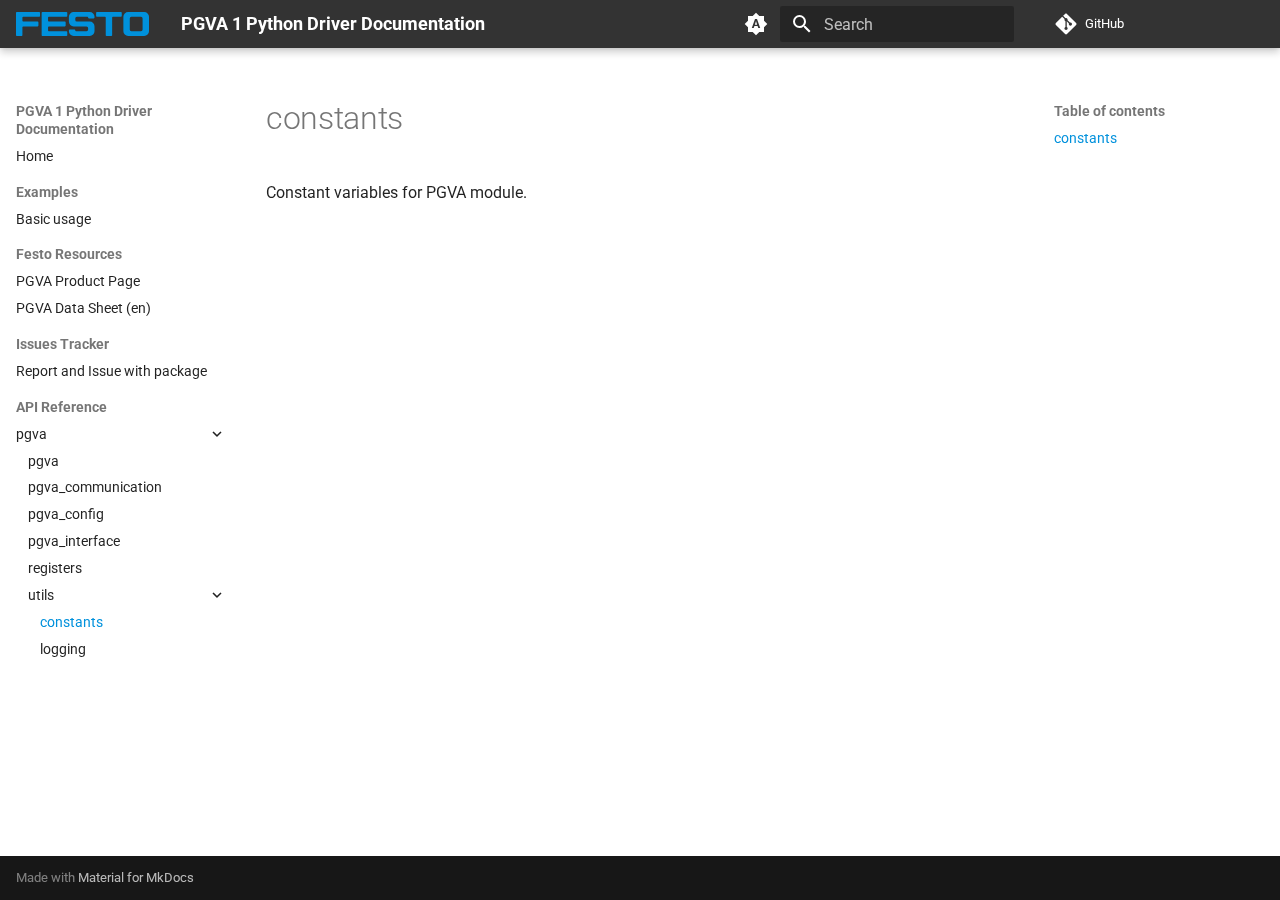
<file: autoapi/pgva/utils/constants/index.html>
<!doctype html>
<html lang="en" class="no-js">
  <head>
    
      <meta charset="utf-8">
      <meta name="viewport" content="width=device-width,initial-scale=1">
      
      
      
        <link rel="canonical" href="https://festo-se.github.io/festo-pgva/autoapi/pgva/utils/constants/">
      
      
        <link rel="prev" href="../">
      
      
        <link rel="next" href="../logging/">
      
      
        
      
      
      <link rel="icon" href="../../../../img/method.png">
      <meta name="generator" content="mkdocs-1.6.1, mkdocs-material-9.7.1">
    
    
      
        <title>constants - PGVA 1 Python Driver Documentation</title>
      
    
    
      <link rel="stylesheet" href="../../../../assets/stylesheets/main.484c7ddc.min.css">
      
        
        <link rel="stylesheet" href="../../../../assets/stylesheets/palette.ab4e12ef.min.css">
      
      


    
    
      
    
    
      
        
        
        <link rel="preconnect" href="https://fonts.gstatic.com" crossorigin>
        <link rel="stylesheet" href="https://fonts.googleapis.com/css?family=Roboto:300,300i,400,400i,700,700i%7CRoboto+Mono:400,400i,700,700i&display=fallback">
        <style>:root{--md-text-font:"Roboto";--md-code-font:"Roboto Mono"}</style>
      
    
    
      <link rel="stylesheet" href="../../../../assets/_mkdocstrings.css">
    
      <link rel="stylesheet" href="../../../../css/extra.css">
    
      <link rel="stylesheet" href="https://www.festo.com/fonts/fonts.css">
    
    <script>__md_scope=new URL("../../../..",location),__md_hash=e=>[...e].reduce(((e,_)=>(e<<5)-e+_.charCodeAt(0)),0),__md_get=(e,_=localStorage,t=__md_scope)=>JSON.parse(_.getItem(t.pathname+"."+e)),__md_set=(e,_,t=localStorage,a=__md_scope)=>{try{t.setItem(a.pathname+"."+e,JSON.stringify(_))}catch(e){}}</script>
    
      

    
    
  </head>
  
  
    
    
      
    
    
    
    
    <body dir="ltr" data-md-color-scheme="default" data-md-color-primary="indigo" data-md-color-accent="indigo">
  
    
    <input class="md-toggle" data-md-toggle="drawer" type="checkbox" id="__drawer" autocomplete="off">
    <input class="md-toggle" data-md-toggle="search" type="checkbox" id="__search" autocomplete="off">
    <label class="md-overlay" for="__drawer"></label>
    <div data-md-component="skip">
      
        
        <a href="#pgva.utils.constants" class="md-skip">
          Skip to content
        </a>
      
    </div>
    <div data-md-component="announce">
      
    </div>
    
    
      

  

<header class="md-header md-header--shadow" data-md-component="header">
  <nav class="md-header__inner md-grid" aria-label="Header">
    <a href="../../../.." title="PGVA 1 Python Driver Documentation" class="md-header__button md-logo" aria-label="PGVA 1 Python Driver Documentation" data-md-component="logo">
      
  <img src="../../../../img/Festo_Logo_Caerul_Web.svg" alt="logo">

    </a>
    <label class="md-header__button md-icon" for="__drawer">
      
      <svg xmlns="http://www.w3.org/2000/svg" viewBox="0 0 24 24"><path d="M3 6h18v2H3zm0 5h18v2H3zm0 5h18v2H3z"/></svg>
    </label>
    <div class="md-header__title" data-md-component="header-title">
      <div class="md-header__ellipsis">
        <div class="md-header__topic">
          <span class="md-ellipsis">
            PGVA 1 Python Driver Documentation
          </span>
        </div>
        <div class="md-header__topic" data-md-component="header-topic">
          <span class="md-ellipsis">
            
              constants
            
          </span>
        </div>
      </div>
    </div>
    
      
        <form class="md-header__option" data-md-component="palette">
  
    
    
    
    <input class="md-option" data-md-color-media="(prefers-color-scheme)" data-md-color-scheme="default" data-md-color-primary="indigo" data-md-color-accent="indigo"  aria-label="System preference"  type="radio" name="__palette" id="__palette_0">
    
      <label class="md-header__button md-icon" title="System preference" for="__palette_1" hidden>
        <svg xmlns="http://www.w3.org/2000/svg" viewBox="0 0 24 24"><path d="m14.3 16-.7-2h-3.2l-.7 2H7.8L11 7h2l3.2 9zM20 8.69V4h-4.69L12 .69 8.69 4H4v4.69L.69 12 4 15.31V20h4.69L12 23.31 15.31 20H20v-4.69L23.31 12zm-9.15 3.96h2.3L12 9z"/></svg>
      </label>
    
  
    
    
    
    <input class="md-option" data-md-color-media="(prefers-color-scheme: light)" data-md-color-scheme="default" data-md-color-primary="indigo" data-md-color-accent="indigo"  aria-label="Light mode"  type="radio" name="__palette" id="__palette_1">
    
      <label class="md-header__button md-icon" title="Light mode" for="__palette_2" hidden>
        <svg xmlns="http://www.w3.org/2000/svg" viewBox="0 0 24 24"><path d="M12 8a4 4 0 0 0-4 4 4 4 0 0 0 4 4 4 4 0 0 0 4-4 4 4 0 0 0-4-4m0 10a6 6 0 0 1-6-6 6 6 0 0 1 6-6 6 6 0 0 1 6 6 6 6 0 0 1-6 6m8-9.31V4h-4.69L12 .69 8.69 4H4v4.69L.69 12 4 15.31V20h4.69L12 23.31 15.31 20H20v-4.69L23.31 12z"/></svg>
      </label>
    
  
    
    
    
    <input class="md-option" data-md-color-media="(prefers-color-scheme: dark)" data-md-color-scheme="slate" data-md-color-primary="indigo" data-md-color-accent="indigo"  aria-label="Dark mode"  type="radio" name="__palette" id="__palette_2">
    
      <label class="md-header__button md-icon" title="Dark mode" for="__palette_0" hidden>
        <svg xmlns="http://www.w3.org/2000/svg" viewBox="0 0 24 24"><path d="M12 18c-.89 0-1.74-.2-2.5-.55C11.56 16.5 13 14.42 13 12s-1.44-4.5-3.5-5.45C10.26 6.2 11.11 6 12 6a6 6 0 0 1 6 6 6 6 0 0 1-6 6m8-9.31V4h-4.69L12 .69 8.69 4H4v4.69L.69 12 4 15.31V20h4.69L12 23.31 15.31 20H20v-4.69L23.31 12z"/></svg>
      </label>
    
  
</form>
      
    
    
      <script>var palette=__md_get("__palette");if(palette&&palette.color){if("(prefers-color-scheme)"===palette.color.media){var media=matchMedia("(prefers-color-scheme: light)"),input=document.querySelector(media.matches?"[data-md-color-media='(prefers-color-scheme: light)']":"[data-md-color-media='(prefers-color-scheme: dark)']");palette.color.media=input.getAttribute("data-md-color-media"),palette.color.scheme=input.getAttribute("data-md-color-scheme"),palette.color.primary=input.getAttribute("data-md-color-primary"),palette.color.accent=input.getAttribute("data-md-color-accent")}for(var[key,value]of Object.entries(palette.color))document.body.setAttribute("data-md-color-"+key,value)}</script>
    
    
    
      
      
        <label class="md-header__button md-icon" for="__search">
          
          <svg xmlns="http://www.w3.org/2000/svg" viewBox="0 0 24 24"><path d="M9.5 3A6.5 6.5 0 0 1 16 9.5c0 1.61-.59 3.09-1.56 4.23l.27.27h.79l5 5-1.5 1.5-5-5v-.79l-.27-.27A6.52 6.52 0 0 1 9.5 16 6.5 6.5 0 0 1 3 9.5 6.5 6.5 0 0 1 9.5 3m0 2C7 5 5 7 5 9.5S7 14 9.5 14 14 12 14 9.5 12 5 9.5 5"/></svg>
        </label>
        <div class="md-search" data-md-component="search" role="dialog">
  <label class="md-search__overlay" for="__search"></label>
  <div class="md-search__inner" role="search">
    <form class="md-search__form" name="search">
      <input type="text" class="md-search__input" name="query" aria-label="Search" placeholder="Search" autocapitalize="off" autocorrect="off" autocomplete="off" spellcheck="false" data-md-component="search-query" required>
      <label class="md-search__icon md-icon" for="__search">
        
        <svg xmlns="http://www.w3.org/2000/svg" viewBox="0 0 24 24"><path d="M9.5 3A6.5 6.5 0 0 1 16 9.5c0 1.61-.59 3.09-1.56 4.23l.27.27h.79l5 5-1.5 1.5-5-5v-.79l-.27-.27A6.52 6.52 0 0 1 9.5 16 6.5 6.5 0 0 1 3 9.5 6.5 6.5 0 0 1 9.5 3m0 2C7 5 5 7 5 9.5S7 14 9.5 14 14 12 14 9.5 12 5 9.5 5"/></svg>
        
        <svg xmlns="http://www.w3.org/2000/svg" viewBox="0 0 24 24"><path d="M20 11v2H8l5.5 5.5-1.42 1.42L4.16 12l7.92-7.92L13.5 5.5 8 11z"/></svg>
      </label>
      <nav class="md-search__options" aria-label="Search">
        
        <button type="reset" class="md-search__icon md-icon" title="Clear" aria-label="Clear" tabindex="-1">
          
          <svg xmlns="http://www.w3.org/2000/svg" viewBox="0 0 24 24"><path d="M19 6.41 17.59 5 12 10.59 6.41 5 5 6.41 10.59 12 5 17.59 6.41 19 12 13.41 17.59 19 19 17.59 13.41 12z"/></svg>
        </button>
      </nav>
      
    </form>
    <div class="md-search__output">
      <div class="md-search__scrollwrap" tabindex="0" data-md-scrollfix>
        <div class="md-search-result" data-md-component="search-result">
          <div class="md-search-result__meta">
            Initializing search
          </div>
          <ol class="md-search-result__list" role="presentation"></ol>
        </div>
      </div>
    </div>
  </div>
</div>
      
    
    
      <div class="md-header__source">
        <a href="https://github.com/Festo-se/festo-pgva" title="Go to repository" class="md-source" data-md-component="source">
  <div class="md-source__icon md-icon">
    
    <svg xmlns="http://www.w3.org/2000/svg" viewBox="0 0 448 512"><!--! Font Awesome Free 7.1.0 by @fontawesome - https://fontawesome.com License - https://fontawesome.com/license/free (Icons: CC BY 4.0, Fonts: SIL OFL 1.1, Code: MIT License) Copyright 2025 Fonticons, Inc.--><path d="M439.6 236.1 244 40.5c-5.4-5.5-12.8-8.5-20.4-8.5s-15 3-20.4 8.4L162.5 81l51.5 51.5c27.1-9.1 52.7 16.8 43.4 43.7l49.7 49.7c34.2-11.8 61.2 31 35.5 56.7-26.5 26.5-70.2-2.9-56-37.3L240.3 199v121.9c25.3 12.5 22.3 41.8 9.1 55-6.4 6.4-15.2 10.1-24.3 10.1s-17.8-3.6-24.3-10.1c-17.6-17.6-11.1-46.9 11.2-56v-123c-20.8-8.5-24.6-30.7-18.6-45L142.6 101 8.5 235.1C3 240.6 0 247.9 0 255.5s3 15 8.5 20.4l195.6 195.7c5.4 5.4 12.7 8.4 20.4 8.4s15-3 20.4-8.4l194.7-194.7c5.4-5.4 8.4-12.8 8.4-20.4s-3-15-8.4-20.4"/></svg>
  </div>
  <div class="md-source__repository">
    GitHub
  </div>
</a>
      </div>
    
  </nav>
  
</header>
    
    <div class="md-container" data-md-component="container">
      
      
        
          
        
      
      <main class="md-main" data-md-component="main">
        <div class="md-main__inner md-grid">
          
            
              
              <div class="md-sidebar md-sidebar--primary" data-md-component="sidebar" data-md-type="navigation" >
                <div class="md-sidebar__scrollwrap">
                  <div class="md-sidebar__inner">
                    



<nav class="md-nav md-nav--primary" aria-label="Navigation" data-md-level="0">
  <label class="md-nav__title" for="__drawer">
    <a href="../../../.." title="PGVA 1 Python Driver Documentation" class="md-nav__button md-logo" aria-label="PGVA 1 Python Driver Documentation" data-md-component="logo">
      
  <img src="../../../../img/Festo_Logo_Caerul_Web.svg" alt="logo">

    </a>
    PGVA 1 Python Driver Documentation
  </label>
  
    <div class="md-nav__source">
      <a href="https://github.com/Festo-se/festo-pgva" title="Go to repository" class="md-source" data-md-component="source">
  <div class="md-source__icon md-icon">
    
    <svg xmlns="http://www.w3.org/2000/svg" viewBox="0 0 448 512"><!--! Font Awesome Free 7.1.0 by @fontawesome - https://fontawesome.com License - https://fontawesome.com/license/free (Icons: CC BY 4.0, Fonts: SIL OFL 1.1, Code: MIT License) Copyright 2025 Fonticons, Inc.--><path d="M439.6 236.1 244 40.5c-5.4-5.5-12.8-8.5-20.4-8.5s-15 3-20.4 8.4L162.5 81l51.5 51.5c27.1-9.1 52.7 16.8 43.4 43.7l49.7 49.7c34.2-11.8 61.2 31 35.5 56.7-26.5 26.5-70.2-2.9-56-37.3L240.3 199v121.9c25.3 12.5 22.3 41.8 9.1 55-6.4 6.4-15.2 10.1-24.3 10.1s-17.8-3.6-24.3-10.1c-17.6-17.6-11.1-46.9 11.2-56v-123c-20.8-8.5-24.6-30.7-18.6-45L142.6 101 8.5 235.1C3 240.6 0 247.9 0 255.5s3 15 8.5 20.4l195.6 195.7c5.4 5.4 12.7 8.4 20.4 8.4s15-3 20.4-8.4l194.7-194.7c5.4-5.4 8.4-12.8 8.4-20.4s-3-15-8.4-20.4"/></svg>
  </div>
  <div class="md-source__repository">
    GitHub
  </div>
</a>
    </div>
  
  <ul class="md-nav__list" data-md-scrollfix>
    
      
      
  
  
  
  
    <li class="md-nav__item">
      <a href="../../../.." class="md-nav__link">
        
  
  
  <span class="md-ellipsis">
    
  
    Home
  

    
  </span>
  
  

      </a>
    </li>
  

    
      
      
  
  
  
  
    
    
    
    
      
        
        
      
    
    
    <li class="md-nav__item md-nav__item--section md-nav__item--nested">
      
        
        
        <input class="md-nav__toggle md-toggle " type="checkbox" id="__nav_2" >
        
          
          <label class="md-nav__link" for="__nav_2" id="__nav_2_label" tabindex="">
            
  
  
  <span class="md-ellipsis">
    
  
    Examples
  

    
  </span>
  
  

            <span class="md-nav__icon md-icon"></span>
          </label>
        
        <nav class="md-nav" data-md-level="1" aria-labelledby="__nav_2_label" aria-expanded="false">
          <label class="md-nav__title" for="__nav_2">
            <span class="md-nav__icon md-icon"></span>
            
  
    Examples
  

          </label>
          <ul class="md-nav__list" data-md-scrollfix>
            
              
                
  
  
  
  
    <li class="md-nav__item">
      <a href="../../../../examples/examples/" class="md-nav__link">
        
  
  
  <span class="md-ellipsis">
    
  
    Basic usage
  

    
  </span>
  
  

      </a>
    </li>
  

              
            
          </ul>
        </nav>
      
    </li>
  

    
      
      
  
  
  
  
    
    
    
    
      
        
        
      
    
    
    <li class="md-nav__item md-nav__item--section md-nav__item--nested">
      
        
        
        <input class="md-nav__toggle md-toggle " type="checkbox" id="__nav_3" >
        
          
          <label class="md-nav__link" for="__nav_3" id="__nav_3_label" tabindex="">
            
  
  
  <span class="md-ellipsis">
    
  
    Festo Resources
  

    
  </span>
  
  

            <span class="md-nav__icon md-icon"></span>
          </label>
        
        <nav class="md-nav" data-md-level="1" aria-labelledby="__nav_3_label" aria-expanded="false">
          <label class="md-nav__title" for="__nav_3">
            <span class="md-nav__icon md-icon"></span>
            
  
    Festo Resources
  

          </label>
          <ul class="md-nav__list" data-md-scrollfix>
            
              
                
  
  
  
  
    <li class="md-nav__item">
      <a href="https://www.festo.com/us/en/p/pressure-vacuum-generator-id_PGVA/" class="md-nav__link">
        
  
  
  <span class="md-ellipsis">
    
  
    PGVA Product Page
  

    
  </span>
  
  

      </a>
    </li>
  

              
            
              
                
  
  
  
  
    <li class="md-nav__item">
      <a href="https://www.festo.com/assets/attachment/en/661576" class="md-nav__link">
        
  
  
  <span class="md-ellipsis">
    
  
    PGVA Data Sheet (en)
  

    
  </span>
  
  

      </a>
    </li>
  

              
            
          </ul>
        </nav>
      
    </li>
  

    
      
      
  
  
  
  
    
    
    
    
      
        
        
      
    
    
    <li class="md-nav__item md-nav__item--section md-nav__item--nested">
      
        
        
        <input class="md-nav__toggle md-toggle " type="checkbox" id="__nav_4" >
        
          
          <label class="md-nav__link" for="__nav_4" id="__nav_4_label" tabindex="">
            
  
  
  <span class="md-ellipsis">
    
  
    Issues Tracker
  

    
  </span>
  
  

            <span class="md-nav__icon md-icon"></span>
          </label>
        
        <nav class="md-nav" data-md-level="1" aria-labelledby="__nav_4_label" aria-expanded="false">
          <label class="md-nav__title" for="__nav_4">
            <span class="md-nav__icon md-icon"></span>
            
  
    Issues Tracker
  

          </label>
          <ul class="md-nav__list" data-md-scrollfix>
            
              
                
  
  
  
  
    <li class="md-nav__item">
      <a href="https://github.com/Festo-se/festo-pgva/issues" class="md-nav__link">
        
  
  
  <span class="md-ellipsis">
    
  
    Report and Issue with package
  

    
  </span>
  
  

      </a>
    </li>
  

              
            
          </ul>
        </nav>
      
    </li>
  

    
      
      
  
  
    
  
  
  
    
    
    
    
      
        
        
      
    
    
    <li class="md-nav__item md-nav__item--active md-nav__item--section md-nav__item--nested">
      
        
        
        <input class="md-nav__toggle md-toggle " type="checkbox" id="__nav_5" checked>
        
          
          <label class="md-nav__link" for="__nav_5" id="__nav_5_label" tabindex="">
            
  
  
  <span class="md-ellipsis">
    
  
    API Reference
  

    
  </span>
  
  

            <span class="md-nav__icon md-icon"></span>
          </label>
        
        <nav class="md-nav" data-md-level="1" aria-labelledby="__nav_5_label" aria-expanded="true">
          <label class="md-nav__title" for="__nav_5">
            <span class="md-nav__icon md-icon"></span>
            
  
    API Reference
  

          </label>
          <ul class="md-nav__list" data-md-scrollfix>
            
              
                
  
  
    
  
  
  
    
    
    
    
      
    
    
    <li class="md-nav__item md-nav__item--active md-nav__item--nested">
      
        
        
        <input class="md-nav__toggle md-toggle " type="checkbox" id="__nav_5_1" checked>
        
          
          <label class="md-nav__link" for="__nav_5_1" id="__nav_5_1_label" tabindex="0">
            
  
  
  <span class="md-ellipsis">
    
  
    pgva
  

    
  </span>
  
  

            <span class="md-nav__icon md-icon"></span>
          </label>
        
        <nav class="md-nav" data-md-level="2" aria-labelledby="__nav_5_1_label" aria-expanded="true">
          <label class="md-nav__title" for="__nav_5_1">
            <span class="md-nav__icon md-icon"></span>
            
  
    pgva
  

          </label>
          <ul class="md-nav__list" data-md-scrollfix>
            
              
                
  
  
  
  
    <li class="md-nav__item">
      <a href="../../pgva/" class="md-nav__link">
        
  
  
  <span class="md-ellipsis">
    
  
    pgva
  

    
  </span>
  
  

      </a>
    </li>
  

              
            
              
                
  
  
  
  
    <li class="md-nav__item">
      <a href="../../pgva_communication/" class="md-nav__link">
        
  
  
  <span class="md-ellipsis">
    
  
    pgva_communication
  

    
  </span>
  
  

      </a>
    </li>
  

              
            
              
                
  
  
  
  
    <li class="md-nav__item">
      <a href="../../pgva_config/" class="md-nav__link">
        
  
  
  <span class="md-ellipsis">
    
  
    pgva_config
  

    
  </span>
  
  

      </a>
    </li>
  

              
            
              
                
  
  
  
  
    <li class="md-nav__item">
      <a href="../../pgva_interface/" class="md-nav__link">
        
  
  
  <span class="md-ellipsis">
    
  
    pgva_interface
  

    
  </span>
  
  

      </a>
    </li>
  

              
            
              
                
  
  
  
  
    <li class="md-nav__item">
      <a href="../../registers/" class="md-nav__link">
        
  
  
  <span class="md-ellipsis">
    
  
    registers
  

    
  </span>
  
  

      </a>
    </li>
  

              
            
              
                
  
  
    
  
  
  
    
    
    
    
      
    
    
    <li class="md-nav__item md-nav__item--active md-nav__item--nested">
      
        
        
        <input class="md-nav__toggle md-toggle " type="checkbox" id="__nav_5_1_6" checked>
        
          
          <label class="md-nav__link" for="__nav_5_1_6" id="__nav_5_1_6_label" tabindex="0">
            
  
  
  <span class="md-ellipsis">
    
  
    utils
  

    
  </span>
  
  

            <span class="md-nav__icon md-icon"></span>
          </label>
        
        <nav class="md-nav" data-md-level="3" aria-labelledby="__nav_5_1_6_label" aria-expanded="true">
          <label class="md-nav__title" for="__nav_5_1_6">
            <span class="md-nav__icon md-icon"></span>
            
  
    utils
  

          </label>
          <ul class="md-nav__list" data-md-scrollfix>
            
              
                
  
  
    
  
  
  
    <li class="md-nav__item md-nav__item--active">
      
      <input class="md-nav__toggle md-toggle" type="checkbox" id="__toc">
      
      
      
        <label class="md-nav__link md-nav__link--active" for="__toc">
          
  
  
  <span class="md-ellipsis">
    
  
    constants
  

    
  </span>
  
  

          <span class="md-nav__icon md-icon"></span>
        </label>
      
      <a href="./" class="md-nav__link md-nav__link--active">
        
  
  
  <span class="md-ellipsis">
    
  
    constants
  

    
  </span>
  
  

      </a>
      
        

<nav class="md-nav md-nav--secondary" aria-label="Table of contents">
  
  
  
  
    <label class="md-nav__title" for="__toc">
      <span class="md-nav__icon md-icon"></span>
      Table of contents
    </label>
    <ul class="md-nav__list" data-md-component="toc" data-md-scrollfix>
      
        <li class="md-nav__item">
  <a href="#pgva.utils.constants" class="md-nav__link">
    <span class="md-ellipsis">
      
        constants
      
    </span>
  </a>
  
</li>
      
    </ul>
  
</nav>
      
    </li>
  

              
            
              
                
  
  
  
  
    <li class="md-nav__item">
      <a href="../logging/" class="md-nav__link">
        
  
  
  <span class="md-ellipsis">
    
  
    logging
  

    
  </span>
  
  

      </a>
    </li>
  

              
            
          </ul>
        </nav>
      
    </li>
  

              
            
          </ul>
        </nav>
      
    </li>
  

              
            
          </ul>
        </nav>
      
    </li>
  

    
  </ul>
</nav>
                  </div>
                </div>
              </div>
            
            
              
              <div class="md-sidebar md-sidebar--secondary" data-md-component="sidebar" data-md-type="toc" >
                <div class="md-sidebar__scrollwrap">
                  <div class="md-sidebar__inner">
                    

<nav class="md-nav md-nav--secondary" aria-label="Table of contents">
  
  
  
  
    <label class="md-nav__title" for="__toc">
      <span class="md-nav__icon md-icon"></span>
      Table of contents
    </label>
    <ul class="md-nav__list" data-md-component="toc" data-md-scrollfix>
      
        <li class="md-nav__item">
  <a href="#pgva.utils.constants" class="md-nav__link">
    <span class="md-ellipsis">
      
        constants
      
    </span>
  </a>
  
</li>
      
    </ul>
  
</nav>
                  </div>
                </div>
              </div>
            
          
          
            <div class="md-content" data-md-component="content">
              
              <article class="md-content__inner md-typeset">
                
                  


  
  


  <h1>constants</h1>

<div class="doc doc-object doc-module">



<a id="pgva.utils.constants"></a>
    <div class="doc doc-contents first">

        <p>Constant variables for PGVA module.</p>










<div class="doc doc-children">












  </div>

    </div>

</div>












                
              </article>
            </div>
          
          
<script>var target=document.getElementById(location.hash.slice(1));target&&target.name&&(target.checked=target.name.startsWith("__tabbed_"))</script>
        </div>
        
      </main>
      
        <footer class="md-footer">
  
  <div class="md-footer-meta md-typeset">
    <div class="md-footer-meta__inner md-grid">
      <div class="md-copyright">
  
  
    Made with
    <a href="https://squidfunk.github.io/mkdocs-material/" target="_blank" rel="noopener">
      Material for MkDocs
    </a>
  
</div>
      
    </div>
  </div>
</footer>
      
    </div>
    <div class="md-dialog" data-md-component="dialog">
      <div class="md-dialog__inner md-typeset"></div>
    </div>
    
    
    
      
      
      <script id="__config" type="application/json">{"annotate": null, "base": "../../../..", "features": "navigation.sections content.code.copy content.tooltips", "search": "../../../../assets/javascripts/workers/search.2c215733.min.js", "tags": null, "translations": {"clipboard.copied": "Copied to clipboard", "clipboard.copy": "Copy to clipboard", "search.result.more.one": "1 more on this page", "search.result.more.other": "# more on this page", "search.result.none": "No matching documents", "search.result.one": "1 matching document", "search.result.other": "# matching documents", "search.result.placeholder": "Type to start searching", "search.result.term.missing": "Missing", "select.version": "Select version"}, "version": null}</script>
    
    
      <script src="../../../../assets/javascripts/bundle.79ae519e.min.js"></script>
      
    
  </body>
</html>
</file>
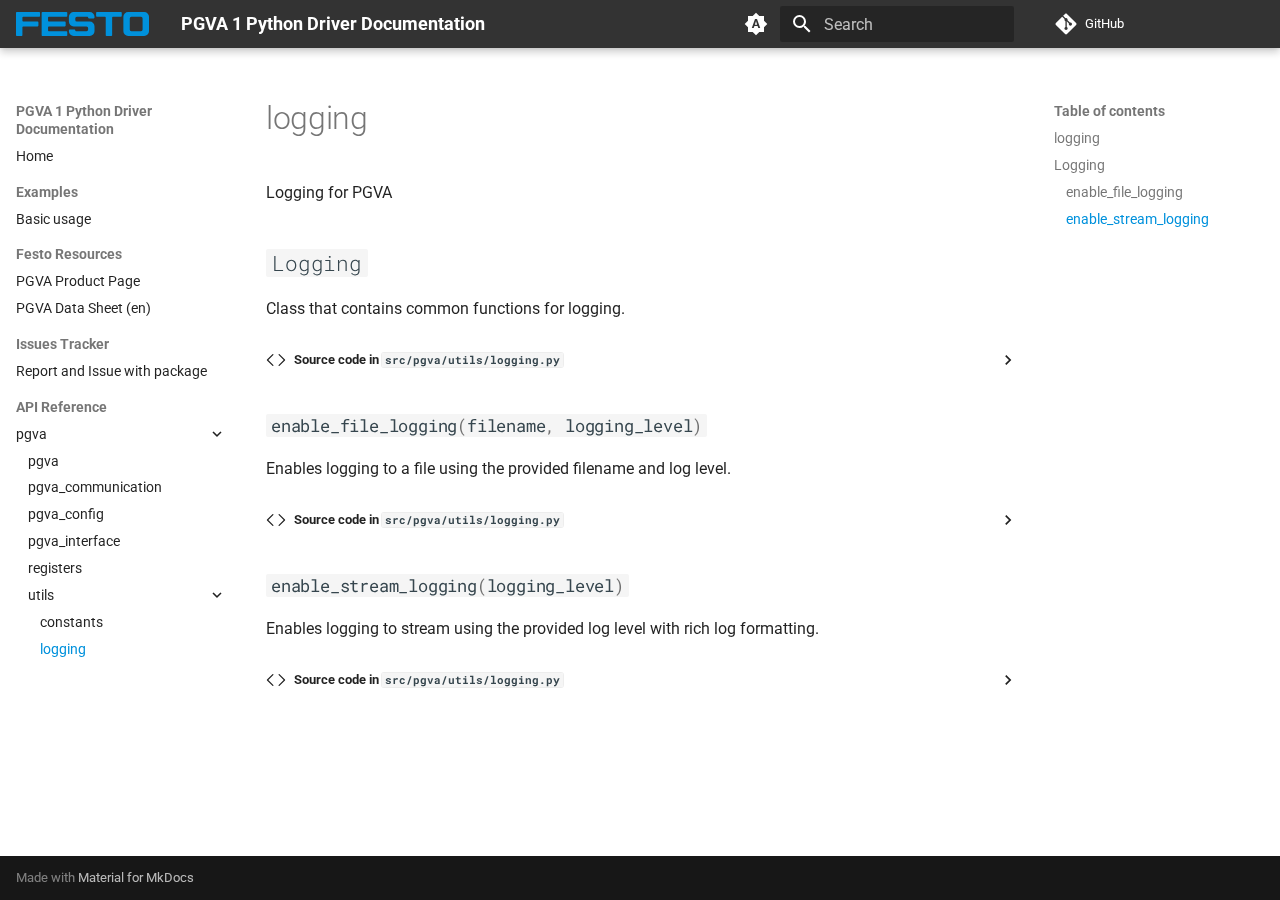
<file: autoapi/pgva/utils/logging/index.html>
<!doctype html>
<html lang="en" class="no-js">
  <head>
    
      <meta charset="utf-8">
      <meta name="viewport" content="width=device-width,initial-scale=1">
      
      
      
        <link rel="canonical" href="https://festo-se.github.io/festo-pgva/autoapi/pgva/utils/logging/">
      
      
        <link rel="prev" href="../constants/">
      
      
      
        
      
      
      <link rel="icon" href="../../../../img/method.png">
      <meta name="generator" content="mkdocs-1.6.1, mkdocs-material-9.7.1">
    
    
      
        <title>logging - PGVA 1 Python Driver Documentation</title>
      
    
    
      <link rel="stylesheet" href="../../../../assets/stylesheets/main.484c7ddc.min.css">
      
        
        <link rel="stylesheet" href="../../../../assets/stylesheets/palette.ab4e12ef.min.css">
      
      


    
    
      
    
    
      
        
        
        <link rel="preconnect" href="https://fonts.gstatic.com" crossorigin>
        <link rel="stylesheet" href="https://fonts.googleapis.com/css?family=Roboto:300,300i,400,400i,700,700i%7CRoboto+Mono:400,400i,700,700i&display=fallback">
        <style>:root{--md-text-font:"Roboto";--md-code-font:"Roboto Mono"}</style>
      
    
    
      <link rel="stylesheet" href="../../../../assets/_mkdocstrings.css">
    
      <link rel="stylesheet" href="../../../../css/extra.css">
    
      <link rel="stylesheet" href="https://www.festo.com/fonts/fonts.css">
    
    <script>__md_scope=new URL("../../../..",location),__md_hash=e=>[...e].reduce(((e,_)=>(e<<5)-e+_.charCodeAt(0)),0),__md_get=(e,_=localStorage,t=__md_scope)=>JSON.parse(_.getItem(t.pathname+"."+e)),__md_set=(e,_,t=localStorage,a=__md_scope)=>{try{t.setItem(a.pathname+"."+e,JSON.stringify(_))}catch(e){}}</script>
    
      

    
    
  </head>
  
  
    
    
      
    
    
    
    
    <body dir="ltr" data-md-color-scheme="default" data-md-color-primary="indigo" data-md-color-accent="indigo">
  
    
    <input class="md-toggle" data-md-toggle="drawer" type="checkbox" id="__drawer" autocomplete="off">
    <input class="md-toggle" data-md-toggle="search" type="checkbox" id="__search" autocomplete="off">
    <label class="md-overlay" for="__drawer"></label>
    <div data-md-component="skip">
      
        
        <a href="#pgva.utils.logging" class="md-skip">
          Skip to content
        </a>
      
    </div>
    <div data-md-component="announce">
      
    </div>
    
    
      

  

<header class="md-header md-header--shadow" data-md-component="header">
  <nav class="md-header__inner md-grid" aria-label="Header">
    <a href="../../../.." title="PGVA 1 Python Driver Documentation" class="md-header__button md-logo" aria-label="PGVA 1 Python Driver Documentation" data-md-component="logo">
      
  <img src="../../../../img/Festo_Logo_Caerul_Web.svg" alt="logo">

    </a>
    <label class="md-header__button md-icon" for="__drawer">
      
      <svg xmlns="http://www.w3.org/2000/svg" viewBox="0 0 24 24"><path d="M3 6h18v2H3zm0 5h18v2H3zm0 5h18v2H3z"/></svg>
    </label>
    <div class="md-header__title" data-md-component="header-title">
      <div class="md-header__ellipsis">
        <div class="md-header__topic">
          <span class="md-ellipsis">
            PGVA 1 Python Driver Documentation
          </span>
        </div>
        <div class="md-header__topic" data-md-component="header-topic">
          <span class="md-ellipsis">
            
              logging
            
          </span>
        </div>
      </div>
    </div>
    
      
        <form class="md-header__option" data-md-component="palette">
  
    
    
    
    <input class="md-option" data-md-color-media="(prefers-color-scheme)" data-md-color-scheme="default" data-md-color-primary="indigo" data-md-color-accent="indigo"  aria-label="System preference"  type="radio" name="__palette" id="__palette_0">
    
      <label class="md-header__button md-icon" title="System preference" for="__palette_1" hidden>
        <svg xmlns="http://www.w3.org/2000/svg" viewBox="0 0 24 24"><path d="m14.3 16-.7-2h-3.2l-.7 2H7.8L11 7h2l3.2 9zM20 8.69V4h-4.69L12 .69 8.69 4H4v4.69L.69 12 4 15.31V20h4.69L12 23.31 15.31 20H20v-4.69L23.31 12zm-9.15 3.96h2.3L12 9z"/></svg>
      </label>
    
  
    
    
    
    <input class="md-option" data-md-color-media="(prefers-color-scheme: light)" data-md-color-scheme="default" data-md-color-primary="indigo" data-md-color-accent="indigo"  aria-label="Light mode"  type="radio" name="__palette" id="__palette_1">
    
      <label class="md-header__button md-icon" title="Light mode" for="__palette_2" hidden>
        <svg xmlns="http://www.w3.org/2000/svg" viewBox="0 0 24 24"><path d="M12 8a4 4 0 0 0-4 4 4 4 0 0 0 4 4 4 4 0 0 0 4-4 4 4 0 0 0-4-4m0 10a6 6 0 0 1-6-6 6 6 0 0 1 6-6 6 6 0 0 1 6 6 6 6 0 0 1-6 6m8-9.31V4h-4.69L12 .69 8.69 4H4v4.69L.69 12 4 15.31V20h4.69L12 23.31 15.31 20H20v-4.69L23.31 12z"/></svg>
      </label>
    
  
    
    
    
    <input class="md-option" data-md-color-media="(prefers-color-scheme: dark)" data-md-color-scheme="slate" data-md-color-primary="indigo" data-md-color-accent="indigo"  aria-label="Dark mode"  type="radio" name="__palette" id="__palette_2">
    
      <label class="md-header__button md-icon" title="Dark mode" for="__palette_0" hidden>
        <svg xmlns="http://www.w3.org/2000/svg" viewBox="0 0 24 24"><path d="M12 18c-.89 0-1.74-.2-2.5-.55C11.56 16.5 13 14.42 13 12s-1.44-4.5-3.5-5.45C10.26 6.2 11.11 6 12 6a6 6 0 0 1 6 6 6 6 0 0 1-6 6m8-9.31V4h-4.69L12 .69 8.69 4H4v4.69L.69 12 4 15.31V20h4.69L12 23.31 15.31 20H20v-4.69L23.31 12z"/></svg>
      </label>
    
  
</form>
      
    
    
      <script>var palette=__md_get("__palette");if(palette&&palette.color){if("(prefers-color-scheme)"===palette.color.media){var media=matchMedia("(prefers-color-scheme: light)"),input=document.querySelector(media.matches?"[data-md-color-media='(prefers-color-scheme: light)']":"[data-md-color-media='(prefers-color-scheme: dark)']");palette.color.media=input.getAttribute("data-md-color-media"),palette.color.scheme=input.getAttribute("data-md-color-scheme"),palette.color.primary=input.getAttribute("data-md-color-primary"),palette.color.accent=input.getAttribute("data-md-color-accent")}for(var[key,value]of Object.entries(palette.color))document.body.setAttribute("data-md-color-"+key,value)}</script>
    
    
    
      
      
        <label class="md-header__button md-icon" for="__search">
          
          <svg xmlns="http://www.w3.org/2000/svg" viewBox="0 0 24 24"><path d="M9.5 3A6.5 6.5 0 0 1 16 9.5c0 1.61-.59 3.09-1.56 4.23l.27.27h.79l5 5-1.5 1.5-5-5v-.79l-.27-.27A6.52 6.52 0 0 1 9.5 16 6.5 6.5 0 0 1 3 9.5 6.5 6.5 0 0 1 9.5 3m0 2C7 5 5 7 5 9.5S7 14 9.5 14 14 12 14 9.5 12 5 9.5 5"/></svg>
        </label>
        <div class="md-search" data-md-component="search" role="dialog">
  <label class="md-search__overlay" for="__search"></label>
  <div class="md-search__inner" role="search">
    <form class="md-search__form" name="search">
      <input type="text" class="md-search__input" name="query" aria-label="Search" placeholder="Search" autocapitalize="off" autocorrect="off" autocomplete="off" spellcheck="false" data-md-component="search-query" required>
      <label class="md-search__icon md-icon" for="__search">
        
        <svg xmlns="http://www.w3.org/2000/svg" viewBox="0 0 24 24"><path d="M9.5 3A6.5 6.5 0 0 1 16 9.5c0 1.61-.59 3.09-1.56 4.23l.27.27h.79l5 5-1.5 1.5-5-5v-.79l-.27-.27A6.52 6.52 0 0 1 9.5 16 6.5 6.5 0 0 1 3 9.5 6.5 6.5 0 0 1 9.5 3m0 2C7 5 5 7 5 9.5S7 14 9.5 14 14 12 14 9.5 12 5 9.5 5"/></svg>
        
        <svg xmlns="http://www.w3.org/2000/svg" viewBox="0 0 24 24"><path d="M20 11v2H8l5.5 5.5-1.42 1.42L4.16 12l7.92-7.92L13.5 5.5 8 11z"/></svg>
      </label>
      <nav class="md-search__options" aria-label="Search">
        
        <button type="reset" class="md-search__icon md-icon" title="Clear" aria-label="Clear" tabindex="-1">
          
          <svg xmlns="http://www.w3.org/2000/svg" viewBox="0 0 24 24"><path d="M19 6.41 17.59 5 12 10.59 6.41 5 5 6.41 10.59 12 5 17.59 6.41 19 12 13.41 17.59 19 19 17.59 13.41 12z"/></svg>
        </button>
      </nav>
      
    </form>
    <div class="md-search__output">
      <div class="md-search__scrollwrap" tabindex="0" data-md-scrollfix>
        <div class="md-search-result" data-md-component="search-result">
          <div class="md-search-result__meta">
            Initializing search
          </div>
          <ol class="md-search-result__list" role="presentation"></ol>
        </div>
      </div>
    </div>
  </div>
</div>
      
    
    
      <div class="md-header__source">
        <a href="https://github.com/Festo-se/festo-pgva" title="Go to repository" class="md-source" data-md-component="source">
  <div class="md-source__icon md-icon">
    
    <svg xmlns="http://www.w3.org/2000/svg" viewBox="0 0 448 512"><!--! Font Awesome Free 7.1.0 by @fontawesome - https://fontawesome.com License - https://fontawesome.com/license/free (Icons: CC BY 4.0, Fonts: SIL OFL 1.1, Code: MIT License) Copyright 2025 Fonticons, Inc.--><path d="M439.6 236.1 244 40.5c-5.4-5.5-12.8-8.5-20.4-8.5s-15 3-20.4 8.4L162.5 81l51.5 51.5c27.1-9.1 52.7 16.8 43.4 43.7l49.7 49.7c34.2-11.8 61.2 31 35.5 56.7-26.5 26.5-70.2-2.9-56-37.3L240.3 199v121.9c25.3 12.5 22.3 41.8 9.1 55-6.4 6.4-15.2 10.1-24.3 10.1s-17.8-3.6-24.3-10.1c-17.6-17.6-11.1-46.9 11.2-56v-123c-20.8-8.5-24.6-30.7-18.6-45L142.6 101 8.5 235.1C3 240.6 0 247.9 0 255.5s3 15 8.5 20.4l195.6 195.7c5.4 5.4 12.7 8.4 20.4 8.4s15-3 20.4-8.4l194.7-194.7c5.4-5.4 8.4-12.8 8.4-20.4s-3-15-8.4-20.4"/></svg>
  </div>
  <div class="md-source__repository">
    GitHub
  </div>
</a>
      </div>
    
  </nav>
  
</header>
    
    <div class="md-container" data-md-component="container">
      
      
        
          
        
      
      <main class="md-main" data-md-component="main">
        <div class="md-main__inner md-grid">
          
            
              
              <div class="md-sidebar md-sidebar--primary" data-md-component="sidebar" data-md-type="navigation" >
                <div class="md-sidebar__scrollwrap">
                  <div class="md-sidebar__inner">
                    



<nav class="md-nav md-nav--primary" aria-label="Navigation" data-md-level="0">
  <label class="md-nav__title" for="__drawer">
    <a href="../../../.." title="PGVA 1 Python Driver Documentation" class="md-nav__button md-logo" aria-label="PGVA 1 Python Driver Documentation" data-md-component="logo">
      
  <img src="../../../../img/Festo_Logo_Caerul_Web.svg" alt="logo">

    </a>
    PGVA 1 Python Driver Documentation
  </label>
  
    <div class="md-nav__source">
      <a href="https://github.com/Festo-se/festo-pgva" title="Go to repository" class="md-source" data-md-component="source">
  <div class="md-source__icon md-icon">
    
    <svg xmlns="http://www.w3.org/2000/svg" viewBox="0 0 448 512"><!--! Font Awesome Free 7.1.0 by @fontawesome - https://fontawesome.com License - https://fontawesome.com/license/free (Icons: CC BY 4.0, Fonts: SIL OFL 1.1, Code: MIT License) Copyright 2025 Fonticons, Inc.--><path d="M439.6 236.1 244 40.5c-5.4-5.5-12.8-8.5-20.4-8.5s-15 3-20.4 8.4L162.5 81l51.5 51.5c27.1-9.1 52.7 16.8 43.4 43.7l49.7 49.7c34.2-11.8 61.2 31 35.5 56.7-26.5 26.5-70.2-2.9-56-37.3L240.3 199v121.9c25.3 12.5 22.3 41.8 9.1 55-6.4 6.4-15.2 10.1-24.3 10.1s-17.8-3.6-24.3-10.1c-17.6-17.6-11.1-46.9 11.2-56v-123c-20.8-8.5-24.6-30.7-18.6-45L142.6 101 8.5 235.1C3 240.6 0 247.9 0 255.5s3 15 8.5 20.4l195.6 195.7c5.4 5.4 12.7 8.4 20.4 8.4s15-3 20.4-8.4l194.7-194.7c5.4-5.4 8.4-12.8 8.4-20.4s-3-15-8.4-20.4"/></svg>
  </div>
  <div class="md-source__repository">
    GitHub
  </div>
</a>
    </div>
  
  <ul class="md-nav__list" data-md-scrollfix>
    
      
      
  
  
  
  
    <li class="md-nav__item">
      <a href="../../../.." class="md-nav__link">
        
  
  
  <span class="md-ellipsis">
    
  
    Home
  

    
  </span>
  
  

      </a>
    </li>
  

    
      
      
  
  
  
  
    
    
    
    
      
        
        
      
    
    
    <li class="md-nav__item md-nav__item--section md-nav__item--nested">
      
        
        
        <input class="md-nav__toggle md-toggle " type="checkbox" id="__nav_2" >
        
          
          <label class="md-nav__link" for="__nav_2" id="__nav_2_label" tabindex="">
            
  
  
  <span class="md-ellipsis">
    
  
    Examples
  

    
  </span>
  
  

            <span class="md-nav__icon md-icon"></span>
          </label>
        
        <nav class="md-nav" data-md-level="1" aria-labelledby="__nav_2_label" aria-expanded="false">
          <label class="md-nav__title" for="__nav_2">
            <span class="md-nav__icon md-icon"></span>
            
  
    Examples
  

          </label>
          <ul class="md-nav__list" data-md-scrollfix>
            
              
                
  
  
  
  
    <li class="md-nav__item">
      <a href="../../../../examples/examples/" class="md-nav__link">
        
  
  
  <span class="md-ellipsis">
    
  
    Basic usage
  

    
  </span>
  
  

      </a>
    </li>
  

              
            
          </ul>
        </nav>
      
    </li>
  

    
      
      
  
  
  
  
    
    
    
    
      
        
        
      
    
    
    <li class="md-nav__item md-nav__item--section md-nav__item--nested">
      
        
        
        <input class="md-nav__toggle md-toggle " type="checkbox" id="__nav_3" >
        
          
          <label class="md-nav__link" for="__nav_3" id="__nav_3_label" tabindex="">
            
  
  
  <span class="md-ellipsis">
    
  
    Festo Resources
  

    
  </span>
  
  

            <span class="md-nav__icon md-icon"></span>
          </label>
        
        <nav class="md-nav" data-md-level="1" aria-labelledby="__nav_3_label" aria-expanded="false">
          <label class="md-nav__title" for="__nav_3">
            <span class="md-nav__icon md-icon"></span>
            
  
    Festo Resources
  

          </label>
          <ul class="md-nav__list" data-md-scrollfix>
            
              
                
  
  
  
  
    <li class="md-nav__item">
      <a href="https://www.festo.com/us/en/p/pressure-vacuum-generator-id_PGVA/" class="md-nav__link">
        
  
  
  <span class="md-ellipsis">
    
  
    PGVA Product Page
  

    
  </span>
  
  

      </a>
    </li>
  

              
            
              
                
  
  
  
  
    <li class="md-nav__item">
      <a href="https://www.festo.com/assets/attachment/en/661576" class="md-nav__link">
        
  
  
  <span class="md-ellipsis">
    
  
    PGVA Data Sheet (en)
  

    
  </span>
  
  

      </a>
    </li>
  

              
            
          </ul>
        </nav>
      
    </li>
  

    
      
      
  
  
  
  
    
    
    
    
      
        
        
      
    
    
    <li class="md-nav__item md-nav__item--section md-nav__item--nested">
      
        
        
        <input class="md-nav__toggle md-toggle " type="checkbox" id="__nav_4" >
        
          
          <label class="md-nav__link" for="__nav_4" id="__nav_4_label" tabindex="">
            
  
  
  <span class="md-ellipsis">
    
  
    Issues Tracker
  

    
  </span>
  
  

            <span class="md-nav__icon md-icon"></span>
          </label>
        
        <nav class="md-nav" data-md-level="1" aria-labelledby="__nav_4_label" aria-expanded="false">
          <label class="md-nav__title" for="__nav_4">
            <span class="md-nav__icon md-icon"></span>
            
  
    Issues Tracker
  

          </label>
          <ul class="md-nav__list" data-md-scrollfix>
            
              
                
  
  
  
  
    <li class="md-nav__item">
      <a href="https://github.com/Festo-se/festo-pgva/issues" class="md-nav__link">
        
  
  
  <span class="md-ellipsis">
    
  
    Report and Issue with package
  

    
  </span>
  
  

      </a>
    </li>
  

              
            
          </ul>
        </nav>
      
    </li>
  

    
      
      
  
  
    
  
  
  
    
    
    
    
      
        
        
      
    
    
    <li class="md-nav__item md-nav__item--active md-nav__item--section md-nav__item--nested">
      
        
        
        <input class="md-nav__toggle md-toggle " type="checkbox" id="__nav_5" checked>
        
          
          <label class="md-nav__link" for="__nav_5" id="__nav_5_label" tabindex="">
            
  
  
  <span class="md-ellipsis">
    
  
    API Reference
  

    
  </span>
  
  

            <span class="md-nav__icon md-icon"></span>
          </label>
        
        <nav class="md-nav" data-md-level="1" aria-labelledby="__nav_5_label" aria-expanded="true">
          <label class="md-nav__title" for="__nav_5">
            <span class="md-nav__icon md-icon"></span>
            
  
    API Reference
  

          </label>
          <ul class="md-nav__list" data-md-scrollfix>
            
              
                
  
  
    
  
  
  
    
    
    
    
      
    
    
    <li class="md-nav__item md-nav__item--active md-nav__item--nested">
      
        
        
        <input class="md-nav__toggle md-toggle " type="checkbox" id="__nav_5_1" checked>
        
          
          <label class="md-nav__link" for="__nav_5_1" id="__nav_5_1_label" tabindex="0">
            
  
  
  <span class="md-ellipsis">
    
  
    pgva
  

    
  </span>
  
  

            <span class="md-nav__icon md-icon"></span>
          </label>
        
        <nav class="md-nav" data-md-level="2" aria-labelledby="__nav_5_1_label" aria-expanded="true">
          <label class="md-nav__title" for="__nav_5_1">
            <span class="md-nav__icon md-icon"></span>
            
  
    pgva
  

          </label>
          <ul class="md-nav__list" data-md-scrollfix>
            
              
                
  
  
  
  
    <li class="md-nav__item">
      <a href="../../pgva/" class="md-nav__link">
        
  
  
  <span class="md-ellipsis">
    
  
    pgva
  

    
  </span>
  
  

      </a>
    </li>
  

              
            
              
                
  
  
  
  
    <li class="md-nav__item">
      <a href="../../pgva_communication/" class="md-nav__link">
        
  
  
  <span class="md-ellipsis">
    
  
    pgva_communication
  

    
  </span>
  
  

      </a>
    </li>
  

              
            
              
                
  
  
  
  
    <li class="md-nav__item">
      <a href="../../pgva_config/" class="md-nav__link">
        
  
  
  <span class="md-ellipsis">
    
  
    pgva_config
  

    
  </span>
  
  

      </a>
    </li>
  

              
            
              
                
  
  
  
  
    <li class="md-nav__item">
      <a href="../../pgva_interface/" class="md-nav__link">
        
  
  
  <span class="md-ellipsis">
    
  
    pgva_interface
  

    
  </span>
  
  

      </a>
    </li>
  

              
            
              
                
  
  
  
  
    <li class="md-nav__item">
      <a href="../../registers/" class="md-nav__link">
        
  
  
  <span class="md-ellipsis">
    
  
    registers
  

    
  </span>
  
  

      </a>
    </li>
  

              
            
              
                
  
  
    
  
  
  
    
    
    
    
      
    
    
    <li class="md-nav__item md-nav__item--active md-nav__item--nested">
      
        
        
        <input class="md-nav__toggle md-toggle " type="checkbox" id="__nav_5_1_6" checked>
        
          
          <label class="md-nav__link" for="__nav_5_1_6" id="__nav_5_1_6_label" tabindex="0">
            
  
  
  <span class="md-ellipsis">
    
  
    utils
  

    
  </span>
  
  

            <span class="md-nav__icon md-icon"></span>
          </label>
        
        <nav class="md-nav" data-md-level="3" aria-labelledby="__nav_5_1_6_label" aria-expanded="true">
          <label class="md-nav__title" for="__nav_5_1_6">
            <span class="md-nav__icon md-icon"></span>
            
  
    utils
  

          </label>
          <ul class="md-nav__list" data-md-scrollfix>
            
              
                
  
  
  
  
    <li class="md-nav__item">
      <a href="../constants/" class="md-nav__link">
        
  
  
  <span class="md-ellipsis">
    
  
    constants
  

    
  </span>
  
  

      </a>
    </li>
  

              
            
              
                
  
  
    
  
  
  
    <li class="md-nav__item md-nav__item--active">
      
      <input class="md-nav__toggle md-toggle" type="checkbox" id="__toc">
      
      
      
        <label class="md-nav__link md-nav__link--active" for="__toc">
          
  
  
  <span class="md-ellipsis">
    
  
    logging
  

    
  </span>
  
  

          <span class="md-nav__icon md-icon"></span>
        </label>
      
      <a href="./" class="md-nav__link md-nav__link--active">
        
  
  
  <span class="md-ellipsis">
    
  
    logging
  

    
  </span>
  
  

      </a>
      
        

<nav class="md-nav md-nav--secondary" aria-label="Table of contents">
  
  
  
  
    <label class="md-nav__title" for="__toc">
      <span class="md-nav__icon md-icon"></span>
      Table of contents
    </label>
    <ul class="md-nav__list" data-md-component="toc" data-md-scrollfix>
      
        <li class="md-nav__item">
  <a href="#pgva.utils.logging" class="md-nav__link">
    <span class="md-ellipsis">
      
        logging
      
    </span>
  </a>
  
</li>
      
        <li class="md-nav__item">
  <a href="#pgva.utils.logging.Logging" class="md-nav__link">
    <span class="md-ellipsis">
      
        Logging
      
    </span>
  </a>
  
    <nav class="md-nav" aria-label="Logging">
      <ul class="md-nav__list">
        
          <li class="md-nav__item">
  <a href="#pgva.utils.logging.Logging.enable_file_logging" class="md-nav__link">
    <span class="md-ellipsis">
      
        enable_file_logging
      
    </span>
  </a>
  
</li>
        
          <li class="md-nav__item">
  <a href="#pgva.utils.logging.Logging.enable_stream_logging" class="md-nav__link">
    <span class="md-ellipsis">
      
        enable_stream_logging
      
    </span>
  </a>
  
</li>
        
      </ul>
    </nav>
  
</li>
      
    </ul>
  
</nav>
      
    </li>
  

              
            
          </ul>
        </nav>
      
    </li>
  

              
            
          </ul>
        </nav>
      
    </li>
  

              
            
          </ul>
        </nav>
      
    </li>
  

    
  </ul>
</nav>
                  </div>
                </div>
              </div>
            
            
              
              <div class="md-sidebar md-sidebar--secondary" data-md-component="sidebar" data-md-type="toc" >
                <div class="md-sidebar__scrollwrap">
                  <div class="md-sidebar__inner">
                    

<nav class="md-nav md-nav--secondary" aria-label="Table of contents">
  
  
  
  
    <label class="md-nav__title" for="__toc">
      <span class="md-nav__icon md-icon"></span>
      Table of contents
    </label>
    <ul class="md-nav__list" data-md-component="toc" data-md-scrollfix>
      
        <li class="md-nav__item">
  <a href="#pgva.utils.logging" class="md-nav__link">
    <span class="md-ellipsis">
      
        logging
      
    </span>
  </a>
  
</li>
      
        <li class="md-nav__item">
  <a href="#pgva.utils.logging.Logging" class="md-nav__link">
    <span class="md-ellipsis">
      
        Logging
      
    </span>
  </a>
  
    <nav class="md-nav" aria-label="Logging">
      <ul class="md-nav__list">
        
          <li class="md-nav__item">
  <a href="#pgva.utils.logging.Logging.enable_file_logging" class="md-nav__link">
    <span class="md-ellipsis">
      
        enable_file_logging
      
    </span>
  </a>
  
</li>
        
          <li class="md-nav__item">
  <a href="#pgva.utils.logging.Logging.enable_stream_logging" class="md-nav__link">
    <span class="md-ellipsis">
      
        enable_stream_logging
      
    </span>
  </a>
  
</li>
        
      </ul>
    </nav>
  
</li>
      
    </ul>
  
</nav>
                  </div>
                </div>
              </div>
            
          
          
            <div class="md-content" data-md-component="content">
              
              <article class="md-content__inner md-typeset">
                
                  


  
  


  <h1>logging</h1>

<div class="doc doc-object doc-module">



<a id="pgva.utils.logging"></a>
    <div class="doc doc-contents first">

        <p>Logging for PGVA</p>










<div class="doc doc-children">









<div class="doc doc-object doc-class">



<h2 id="pgva.utils.logging.Logging" class="doc doc-heading">
            <code>Logging</code>


</h2>


    <div class="doc doc-contents ">



        <p>Class that contains common functions for logging.</p>








              <details class="mkdocstrings-source">
                <summary>Source code in <code>src/pgva/utils/logging.py</code></summary>
                <div class="highlight"><table class="highlighttable"><tr><td class="linenos"><div class="linenodiv"><pre><span></span><span class="normal"><a href="#__codelineno-0-10">10</a></span>
<span class="normal"><a href="#__codelineno-0-11">11</a></span>
<span class="normal"><a href="#__codelineno-0-12">12</a></span>
<span class="normal"><a href="#__codelineno-0-13">13</a></span>
<span class="normal"><a href="#__codelineno-0-14">14</a></span>
<span class="normal"><a href="#__codelineno-0-15">15</a></span>
<span class="normal"><a href="#__codelineno-0-16">16</a></span>
<span class="normal"><a href="#__codelineno-0-17">17</a></span>
<span class="normal"><a href="#__codelineno-0-18">18</a></span>
<span class="normal"><a href="#__codelineno-0-19">19</a></span>
<span class="normal"><a href="#__codelineno-0-20">20</a></span>
<span class="normal"><a href="#__codelineno-0-21">21</a></span>
<span class="normal"><a href="#__codelineno-0-22">22</a></span>
<span class="normal"><a href="#__codelineno-0-23">23</a></span>
<span class="normal"><a href="#__codelineno-0-24">24</a></span>
<span class="normal"><a href="#__codelineno-0-25">25</a></span>
<span class="normal"><a href="#__codelineno-0-26">26</a></span>
<span class="normal"><a href="#__codelineno-0-27">27</a></span>
<span class="normal"><a href="#__codelineno-0-28">28</a></span>
<span class="normal"><a href="#__codelineno-0-29">29</a></span>
<span class="normal"><a href="#__codelineno-0-30">30</a></span>
<span class="normal"><a href="#__codelineno-0-31">31</a></span>
<span class="normal"><a href="#__codelineno-0-32">32</a></span>
<span class="normal"><a href="#__codelineno-0-33">33</a></span>
<span class="normal"><a href="#__codelineno-0-34">34</a></span>
<span class="normal"><a href="#__codelineno-0-35">35</a></span>
<span class="normal"><a href="#__codelineno-0-36">36</a></span>
<span class="normal"><a href="#__codelineno-0-37">37</a></span>
<span class="normal"><a href="#__codelineno-0-38">38</a></span>
<span class="normal"><a href="#__codelineno-0-39">39</a></span>
<span class="normal"><a href="#__codelineno-0-40">40</a></span></pre></div></td><td class="code"><div><pre><span></span><code><a id="__codelineno-0-10" name="__codelineno-0-10"></a><span class="k">class</span><span class="w"> </span><span class="nc">Logging</span><span class="p">:</span>
<a id="__codelineno-0-11" name="__codelineno-0-11"></a><span class="w">    </span><span class="sd">&quot;&quot;&quot;Class that contains common functions for logging.&quot;&quot;&quot;</span>
<a id="__codelineno-0-12" name="__codelineno-0-12"></a>
<a id="__codelineno-0-13" name="__codelineno-0-13"></a>    <span class="n">logger</span> <span class="o">=</span> <span class="n">logging</span><span class="o">.</span><span class="n">getLogger</span><span class="p">(</span><span class="s2">&quot;pgva&quot;</span><span class="p">)</span>
<a id="__codelineno-0-14" name="__codelineno-0-14"></a>
<a id="__codelineno-0-15" name="__codelineno-0-15"></a>    <span class="k">def</span><span class="w"> </span><span class="fm">__init__</span><span class="p">(</span><span class="bp">self</span><span class="p">,</span> <span class="n">logging_level</span><span class="o">=</span><span class="n">logging</span><span class="o">.</span><span class="n">INFO</span><span class="p">,</span> <span class="n">filename</span><span class="o">=</span><span class="kc">None</span><span class="p">):</span>
<a id="__codelineno-0-16" name="__codelineno-0-16"></a>        <span class="n">logging</span><span class="o">.</span><span class="n">basicConfig</span><span class="p">(</span><span class="nb">format</span><span class="o">=</span><span class="s2">&quot;</span><span class="si">%(message)s</span><span class="s2">&quot;</span><span class="p">,</span> <span class="n">datefmt</span><span class="o">=</span><span class="s2">&quot;[</span><span class="si">%X</span><span class="s2">]&quot;</span><span class="p">,</span> <span class="n">handlers</span><span class="o">=</span><span class="p">[</span><span class="n">RichHandler</span><span class="p">()])</span>
<a id="__codelineno-0-17" name="__codelineno-0-17"></a>
<a id="__codelineno-0-18" name="__codelineno-0-18"></a>        <span class="n">Logging</span><span class="o">.</span><span class="n">logger</span><span class="o">.</span><span class="n">setLevel</span><span class="p">(</span><span class="n">logging_level</span><span class="p">)</span>
<a id="__codelineno-0-19" name="__codelineno-0-19"></a>        <span class="n">Logging</span><span class="o">.</span><span class="n">logger</span><span class="o">.</span><span class="n">propagate</span> <span class="o">=</span> <span class="kc">False</span>
<a id="__codelineno-0-20" name="__codelineno-0-20"></a>
<a id="__codelineno-0-21" name="__codelineno-0-21"></a>        <span class="k">if</span> <span class="n">filename</span><span class="p">:</span>
<a id="__codelineno-0-22" name="__codelineno-0-22"></a>            <span class="bp">self</span><span class="o">.</span><span class="n">enable_file_logging</span><span class="p">(</span><span class="n">filename</span><span class="p">,</span> <span class="n">logging_level</span><span class="p">)</span>
<a id="__codelineno-0-23" name="__codelineno-0-23"></a>        <span class="k">else</span><span class="p">:</span>
<a id="__codelineno-0-24" name="__codelineno-0-24"></a>            <span class="bp">self</span><span class="o">.</span><span class="n">enable_stream_logging</span><span class="p">(</span><span class="n">logging_level</span><span class="p">)</span>
<a id="__codelineno-0-25" name="__codelineno-0-25"></a>
<a id="__codelineno-0-26" name="__codelineno-0-26"></a>    <span class="k">def</span><span class="w"> </span><span class="nf">enable_stream_logging</span><span class="p">(</span><span class="bp">self</span><span class="p">,</span> <span class="n">logging_level</span><span class="p">):</span>
<a id="__codelineno-0-27" name="__codelineno-0-27"></a><span class="w">        </span><span class="sd">&quot;&quot;&quot;Enables logging to stream using the provided log level with rich log formatting.&quot;&quot;&quot;</span>
<a id="__codelineno-0-28" name="__codelineno-0-28"></a>        <span class="n">handler</span> <span class="o">=</span> <span class="n">RichHandler</span><span class="p">()</span>
<a id="__codelineno-0-29" name="__codelineno-0-29"></a>        <span class="n">handler</span><span class="o">.</span><span class="n">setLevel</span><span class="p">(</span><span class="n">logging_level</span><span class="p">)</span>
<a id="__codelineno-0-30" name="__codelineno-0-30"></a>        <span class="n">formatter</span> <span class="o">=</span> <span class="n">logging</span><span class="o">.</span><span class="n">Formatter</span><span class="p">(</span><span class="n">fmt</span><span class="o">=</span><span class="s2">&quot;</span><span class="si">%(message)s</span><span class="s2">&quot;</span><span class="p">,</span> <span class="n">datefmt</span><span class="o">=</span><span class="s2">&quot;[</span><span class="si">%X</span><span class="s2">]&quot;</span><span class="p">)</span>
<a id="__codelineno-0-31" name="__codelineno-0-31"></a>        <span class="n">handler</span><span class="o">.</span><span class="n">setFormatter</span><span class="p">(</span><span class="n">formatter</span><span class="p">)</span>
<a id="__codelineno-0-32" name="__codelineno-0-32"></a>        <span class="n">Logging</span><span class="o">.</span><span class="n">logger</span><span class="o">.</span><span class="n">addHandler</span><span class="p">(</span><span class="n">handler</span><span class="p">)</span>
<a id="__codelineno-0-33" name="__codelineno-0-33"></a>
<a id="__codelineno-0-34" name="__codelineno-0-34"></a>    <span class="k">def</span><span class="w"> </span><span class="nf">enable_file_logging</span><span class="p">(</span><span class="bp">self</span><span class="p">,</span> <span class="n">filename</span><span class="p">,</span> <span class="n">logging_level</span><span class="p">):</span>
<a id="__codelineno-0-35" name="__codelineno-0-35"></a><span class="w">        </span><span class="sd">&quot;&quot;&quot;Enables logging to a file using the provided filename and log level.&quot;&quot;&quot;</span>
<a id="__codelineno-0-36" name="__codelineno-0-36"></a>        <span class="n">handler</span> <span class="o">=</span> <span class="n">logging</span><span class="o">.</span><span class="n">FileHandler</span><span class="p">(</span><span class="n">filename</span><span class="p">)</span>
<a id="__codelineno-0-37" name="__codelineno-0-37"></a>        <span class="n">handler</span><span class="o">.</span><span class="n">setLevel</span><span class="p">(</span><span class="n">logging_level</span><span class="p">)</span>
<a id="__codelineno-0-38" name="__codelineno-0-38"></a>        <span class="n">formatter</span> <span class="o">=</span> <span class="n">logging</span><span class="o">.</span><span class="n">Formatter</span><span class="p">(</span><span class="n">fmt</span><span class="o">=</span><span class="s2">&quot;</span><span class="si">%(asctime)s</span><span class="s2"> - </span><span class="si">%(name)s</span><span class="s2"> - </span><span class="si">%(levelname)s</span><span class="s2"> - </span><span class="si">%(message)s</span><span class="s2">&quot;</span><span class="p">,</span> <span class="n">datefmt</span><span class="o">=</span><span class="s2">&quot;[</span><span class="si">%X</span><span class="s2">]&quot;</span><span class="p">)</span>
<a id="__codelineno-0-39" name="__codelineno-0-39"></a>        <span class="n">handler</span><span class="o">.</span><span class="n">setFormatter</span><span class="p">(</span><span class="n">formatter</span><span class="p">)</span>
<a id="__codelineno-0-40" name="__codelineno-0-40"></a>        <span class="n">Logging</span><span class="o">.</span><span class="n">logger</span><span class="o">.</span><span class="n">addHandler</span><span class="p">(</span><span class="n">handler</span><span class="p">)</span>
</code></pre></div></td></tr></table></div>
              </details>



<div class="doc doc-children">










<div class="doc doc-object doc-function">


<h3 id="pgva.utils.logging.Logging.enable_file_logging" class="doc doc-heading">
            <code class="highlight language-python"><span class="n">enable_file_logging</span><span class="p">(</span><span class="n">filename</span><span class="p">,</span> <span class="n">logging_level</span><span class="p">)</span></code>

</h3>


    <div class="doc doc-contents ">

        <p>Enables logging to a file using the provided filename and log level.</p>


            <details class="mkdocstrings-source">
              <summary>Source code in <code>src/pgva/utils/logging.py</code></summary>
              <div class="highlight"><table class="highlighttable"><tr><td class="linenos"><div class="linenodiv"><pre><span></span><span class="normal"><a href="#__codelineno-0-34">34</a></span>
<span class="normal"><a href="#__codelineno-0-35">35</a></span>
<span class="normal"><a href="#__codelineno-0-36">36</a></span>
<span class="normal"><a href="#__codelineno-0-37">37</a></span>
<span class="normal"><a href="#__codelineno-0-38">38</a></span>
<span class="normal"><a href="#__codelineno-0-39">39</a></span>
<span class="normal"><a href="#__codelineno-0-40">40</a></span></pre></div></td><td class="code"><div><pre><span></span><code><a id="__codelineno-0-34" name="__codelineno-0-34"></a><span class="k">def</span><span class="w"> </span><span class="nf">enable_file_logging</span><span class="p">(</span><span class="bp">self</span><span class="p">,</span> <span class="n">filename</span><span class="p">,</span> <span class="n">logging_level</span><span class="p">):</span>
<a id="__codelineno-0-35" name="__codelineno-0-35"></a><span class="w">    </span><span class="sd">&quot;&quot;&quot;Enables logging to a file using the provided filename and log level.&quot;&quot;&quot;</span>
<a id="__codelineno-0-36" name="__codelineno-0-36"></a>    <span class="n">handler</span> <span class="o">=</span> <span class="n">logging</span><span class="o">.</span><span class="n">FileHandler</span><span class="p">(</span><span class="n">filename</span><span class="p">)</span>
<a id="__codelineno-0-37" name="__codelineno-0-37"></a>    <span class="n">handler</span><span class="o">.</span><span class="n">setLevel</span><span class="p">(</span><span class="n">logging_level</span><span class="p">)</span>
<a id="__codelineno-0-38" name="__codelineno-0-38"></a>    <span class="n">formatter</span> <span class="o">=</span> <span class="n">logging</span><span class="o">.</span><span class="n">Formatter</span><span class="p">(</span><span class="n">fmt</span><span class="o">=</span><span class="s2">&quot;</span><span class="si">%(asctime)s</span><span class="s2"> - </span><span class="si">%(name)s</span><span class="s2"> - </span><span class="si">%(levelname)s</span><span class="s2"> - </span><span class="si">%(message)s</span><span class="s2">&quot;</span><span class="p">,</span> <span class="n">datefmt</span><span class="o">=</span><span class="s2">&quot;[</span><span class="si">%X</span><span class="s2">]&quot;</span><span class="p">)</span>
<a id="__codelineno-0-39" name="__codelineno-0-39"></a>    <span class="n">handler</span><span class="o">.</span><span class="n">setFormatter</span><span class="p">(</span><span class="n">formatter</span><span class="p">)</span>
<a id="__codelineno-0-40" name="__codelineno-0-40"></a>    <span class="n">Logging</span><span class="o">.</span><span class="n">logger</span><span class="o">.</span><span class="n">addHandler</span><span class="p">(</span><span class="n">handler</span><span class="p">)</span>
</code></pre></div></td></tr></table></div>
            </details>
    </div>

</div>

<div class="doc doc-object doc-function">


<h3 id="pgva.utils.logging.Logging.enable_stream_logging" class="doc doc-heading">
            <code class="highlight language-python"><span class="n">enable_stream_logging</span><span class="p">(</span><span class="n">logging_level</span><span class="p">)</span></code>

</h3>


    <div class="doc doc-contents ">

        <p>Enables logging to stream using the provided log level with rich log formatting.</p>


            <details class="mkdocstrings-source">
              <summary>Source code in <code>src/pgva/utils/logging.py</code></summary>
              <div class="highlight"><table class="highlighttable"><tr><td class="linenos"><div class="linenodiv"><pre><span></span><span class="normal"><a href="#__codelineno-0-26">26</a></span>
<span class="normal"><a href="#__codelineno-0-27">27</a></span>
<span class="normal"><a href="#__codelineno-0-28">28</a></span>
<span class="normal"><a href="#__codelineno-0-29">29</a></span>
<span class="normal"><a href="#__codelineno-0-30">30</a></span>
<span class="normal"><a href="#__codelineno-0-31">31</a></span>
<span class="normal"><a href="#__codelineno-0-32">32</a></span></pre></div></td><td class="code"><div><pre><span></span><code><a id="__codelineno-0-26" name="__codelineno-0-26"></a><span class="k">def</span><span class="w"> </span><span class="nf">enable_stream_logging</span><span class="p">(</span><span class="bp">self</span><span class="p">,</span> <span class="n">logging_level</span><span class="p">):</span>
<a id="__codelineno-0-27" name="__codelineno-0-27"></a><span class="w">    </span><span class="sd">&quot;&quot;&quot;Enables logging to stream using the provided log level with rich log formatting.&quot;&quot;&quot;</span>
<a id="__codelineno-0-28" name="__codelineno-0-28"></a>    <span class="n">handler</span> <span class="o">=</span> <span class="n">RichHandler</span><span class="p">()</span>
<a id="__codelineno-0-29" name="__codelineno-0-29"></a>    <span class="n">handler</span><span class="o">.</span><span class="n">setLevel</span><span class="p">(</span><span class="n">logging_level</span><span class="p">)</span>
<a id="__codelineno-0-30" name="__codelineno-0-30"></a>    <span class="n">formatter</span> <span class="o">=</span> <span class="n">logging</span><span class="o">.</span><span class="n">Formatter</span><span class="p">(</span><span class="n">fmt</span><span class="o">=</span><span class="s2">&quot;</span><span class="si">%(message)s</span><span class="s2">&quot;</span><span class="p">,</span> <span class="n">datefmt</span><span class="o">=</span><span class="s2">&quot;[</span><span class="si">%X</span><span class="s2">]&quot;</span><span class="p">)</span>
<a id="__codelineno-0-31" name="__codelineno-0-31"></a>    <span class="n">handler</span><span class="o">.</span><span class="n">setFormatter</span><span class="p">(</span><span class="n">formatter</span><span class="p">)</span>
<a id="__codelineno-0-32" name="__codelineno-0-32"></a>    <span class="n">Logging</span><span class="o">.</span><span class="n">logger</span><span class="o">.</span><span class="n">addHandler</span><span class="p">(</span><span class="n">handler</span><span class="p">)</span>
</code></pre></div></td></tr></table></div>
            </details>
    </div>

</div>



  </div>

    </div>

</div>




  </div>

    </div>

</div>












                
              </article>
            </div>
          
          
<script>var target=document.getElementById(location.hash.slice(1));target&&target.name&&(target.checked=target.name.startsWith("__tabbed_"))</script>
        </div>
        
      </main>
      
        <footer class="md-footer">
  
  <div class="md-footer-meta md-typeset">
    <div class="md-footer-meta__inner md-grid">
      <div class="md-copyright">
  
  
    Made with
    <a href="https://squidfunk.github.io/mkdocs-material/" target="_blank" rel="noopener">
      Material for MkDocs
    </a>
  
</div>
      
    </div>
  </div>
</footer>
      
    </div>
    <div class="md-dialog" data-md-component="dialog">
      <div class="md-dialog__inner md-typeset"></div>
    </div>
    
    
    
      
      
      <script id="__config" type="application/json">{"annotate": null, "base": "../../../..", "features": "navigation.sections content.code.copy content.tooltips", "search": "../../../../assets/javascripts/workers/search.2c215733.min.js", "tags": null, "translations": {"clipboard.copied": "Copied to clipboard", "clipboard.copy": "Copy to clipboard", "search.result.more.one": "1 more on this page", "search.result.more.other": "# more on this page", "search.result.none": "No matching documents", "search.result.one": "1 matching document", "search.result.other": "# matching documents", "search.result.placeholder": "Type to start searching", "search.result.term.missing": "Missing", "select.version": "Select version"}, "version": null}</script>
    
    
      <script src="../../../../assets/javascripts/bundle.79ae519e.min.js"></script>
      
    
  </body>
</html>
</file>
<file: assets/_mkdocstrings.css>
/* Avoid breaking parameter names, etc. in table cells. */
.doc-contents td code {
  word-break: normal !important;
}

/* No line break before first paragraph of descriptions. */
.doc-md-description,
.doc-md-description>p:first-child {
  display: inline;
}

/* No text transformation from Material for MkDocs for H5 headings. */
.md-typeset h5 .doc-object-name {
  text-transform: none;
}

/* Max width for docstring sections tables. */
.doc .md-typeset__table,
.doc .md-typeset__table table {
  display: table !important;
  width: 100%;
}

.doc .md-typeset__table tr {
  display: table-row;
}

/* Defaults in Spacy table style. */
.doc-param-default,
.doc-type_param-default {
  float: right;
}

/* Parameter headings must be inline, not blocks. */
.doc-heading-parameter,
.doc-heading-type_parameter {
  display: inline;
}

/* Default font size for parameter headings. */
.md-typeset .doc-heading-parameter {
  font-size: inherit;
}

/* Prefer space on the right, not the left of parameter permalinks. */
.doc-heading-parameter .headerlink,
.doc-heading-type_parameter .headerlink {
  margin-left: 0 !important;
  margin-right: 0.2rem;
}

/* Backward-compatibility: docstring section titles in bold. */
.doc-section-title {
  font-weight: bold;
}

/* Backlinks crumb separator. */
.doc-backlink-crumb {
  display: inline-flex;
  gap: .2rem;
  white-space: nowrap;
  align-items: center;
  vertical-align: middle;
}
.doc-backlink-crumb:not(:first-child)::before {
  background-color: var(--md-default-fg-color--lighter);
  content: "";
  display: inline;
  height: 1rem;
  --md-path-icon: url('data:image/svg+xml;charset=utf-8,<svg xmlns="http://www.w3.org/2000/svg" viewBox="0 0 24 24"><path d="M8.59 16.58 13.17 12 8.59 7.41 10 6l6 6-6 6z"/></svg>');
  -webkit-mask-image: var(--md-path-icon);
  mask-image: var(--md-path-icon);
  width: 1rem;
}
.doc-backlink-crumb.last {
  font-weight: bold;
}

/* Symbols in Navigation and ToC. */
:root, :host,
[data-md-color-scheme="default"] {
  --doc-symbol-parameter-fg-color: #df50af;
  --doc-symbol-type_parameter-fg-color: #df50af;
  --doc-symbol-attribute-fg-color: #953800;
  --doc-symbol-function-fg-color: #8250df;
  --doc-symbol-method-fg-color: #8250df;
  --doc-symbol-class-fg-color: #0550ae;
  --doc-symbol-type_alias-fg-color: #0550ae;
  --doc-symbol-module-fg-color: #5cad0f;

  --doc-symbol-parameter-bg-color: #df50af1a;
  --doc-symbol-type_parameter-bg-color: #df50af1a;
  --doc-symbol-attribute-bg-color: #9538001a;
  --doc-symbol-function-bg-color: #8250df1a;
  --doc-symbol-method-bg-color: #8250df1a;
  --doc-symbol-class-bg-color: #0550ae1a;
  --doc-symbol-type_alias-bg-color: #0550ae1a;
  --doc-symbol-module-bg-color: #5cad0f1a;
}

[data-md-color-scheme="slate"] {
  --doc-symbol-parameter-fg-color: #ffa8cc;
  --doc-symbol-type_parameter-fg-color: #ffa8cc;
  --doc-symbol-attribute-fg-color: #ffa657;
  --doc-symbol-function-fg-color: #d2a8ff;
  --doc-symbol-method-fg-color: #d2a8ff;
  --doc-symbol-class-fg-color: #79c0ff;
  --doc-symbol-type_alias-fg-color: #79c0ff;
  --doc-symbol-module-fg-color: #baff79;

  --doc-symbol-parameter-bg-color: #ffa8cc1a;
  --doc-symbol-type_parameter-bg-color: #ffa8cc1a;
  --doc-symbol-attribute-bg-color: #ffa6571a;
  --doc-symbol-function-bg-color: #d2a8ff1a;
  --doc-symbol-method-bg-color: #d2a8ff1a;
  --doc-symbol-class-bg-color: #79c0ff1a;
  --doc-symbol-type_alias-bg-color: #79c0ff1a;
  --doc-symbol-module-bg-color: #baff791a;
}

code.doc-symbol {
  border-radius: .1rem;
  font-size: .85em;
  padding: 0 .3em;
  font-weight: bold;
}

code.doc-symbol-parameter,
a code.doc-symbol-parameter {
  color: var(--doc-symbol-parameter-fg-color);
  background-color: var(--doc-symbol-parameter-bg-color);
}

code.doc-symbol-parameter::after {
  content: "param";
}

code.doc-symbol-type_parameter,
a code.doc-symbol-type_parameter {
  color: var(--doc-symbol-type_parameter-fg-color);
  background-color: var(--doc-symbol-type_parameter-bg-color);
}

code.doc-symbol-type_parameter::after {
  content: "type-param";
}

code.doc-symbol-attribute,
a code.doc-symbol-attribute {
  color: var(--doc-symbol-attribute-fg-color);
  background-color: var(--doc-symbol-attribute-bg-color);
}

code.doc-symbol-attribute::after {
  content: "attr";
}

code.doc-symbol-function,
a code.doc-symbol-function {
  color: var(--doc-symbol-function-fg-color);
  background-color: var(--doc-symbol-function-bg-color);
}

code.doc-symbol-function::after {
  content: "func";
}

code.doc-symbol-method,
a code.doc-symbol-method {
  color: var(--doc-symbol-method-fg-color);
  background-color: var(--doc-symbol-method-bg-color);
}

code.doc-symbol-method::after {
  content: "meth";
}

code.doc-symbol-class,
a code.doc-symbol-class {
  color: var(--doc-symbol-class-fg-color);
  background-color: var(--doc-symbol-class-bg-color);
}

code.doc-symbol-class::after {
  content: "class";
}


code.doc-symbol-type_alias,
a code.doc-symbol-type_alias {
  color: var(--doc-symbol-type_alias-fg-color);
  background-color: var(--doc-symbol-type_alias-bg-color);
}

code.doc-symbol-type_alias::after {
  content: "type";
}

code.doc-symbol-module,
a code.doc-symbol-module {
  color: var(--doc-symbol-module-fg-color);
  background-color: var(--doc-symbol-module-bg-color);
}

code.doc-symbol-module::after {
  content: "mod";
}

.doc-signature .autorefs {
  color: inherit;
  border-bottom: 1px dotted currentcolor;
}

/* Source code blocks (admonitions). */
:root {
  --md-admonition-icon--mkdocstrings-source: url('data:image/svg+xml;charset=utf-8,<svg xmlns="http://www.w3.org/2000/svg" viewBox="0 0 24 24"><path d="M15.22 4.97a.75.75 0 0 1 1.06 0l6.5 6.5a.75.75 0 0 1 0 1.06l-6.5 6.5a.749.749 0 0 1-1.275-.326.75.75 0 0 1 .215-.734L21.19 12l-5.97-5.97a.75.75 0 0 1 0-1.06m-6.44 0a.75.75 0 0 1 0 1.06L2.81 12l5.97 5.97a.749.749 0 0 1-.326 1.275.75.75 0 0 1-.734-.215l-6.5-6.5a.75.75 0 0 1 0-1.06l6.5-6.5a.75.75 0 0 1 1.06 0"/></svg>')
}
.md-typeset .admonition.mkdocstrings-source,
.md-typeset details.mkdocstrings-source {
  border: none;
  padding: 0;
}
.md-typeset .admonition.mkdocstrings-source:focus-within,
.md-typeset details.mkdocstrings-source:focus-within {
  box-shadow: none;
}
.md-typeset .mkdocstrings-source > .admonition-title,
.md-typeset .mkdocstrings-source > summary {
  background-color: inherit;
}
.md-typeset .mkdocstrings-source > .admonition-title::before,
.md-typeset .mkdocstrings-source > summary::before {
  background-color: var(--md-default-fg-color);
  -webkit-mask-image: var(--md-admonition-icon--mkdocstrings-source);
          mask-image: var(--md-admonition-icon--mkdocstrings-source);
}
</file>
<file: css/extra.css>
[data-md-color-scheme="default"] {
  --md-primary-fg-color: #0091DC;
  --md-primary-fg-color--light: #E5E8EB;
  --md-primary-fg-color--dark: #000000;
  --md-accent-fg-color: #333333;
  --md-accent-bg-color: #B6BEC6;
}

[data-md-color-scheme="slate"] {
  --md-primary-fg-color: #0091DC;
  --md-primary-fg-color--light: #000000;
  --md-primary-fg-color--dark: #E5E8EB;
  --md-accent-fg-color: #B6BEC6;
  --md-accent-bg-color: #333333;
}

.md-header {
  background-color: #333333;
}

.md-grid {
  max-width: 80rem;
}

@font-face {
  font-family: "MetaPro";
  src: url("https://www.festo.com/Fonts/FestoW05-Regular.woff2") format("woff2"), url("https://www.festo.com/Fonts/FestoW05-Regular.woff") format("woff");
}

/* MetaPro bold */
@font-face {
  font-family: "MetaPro";
  font-weight: bold;
  src: url("https://www.festo.com/Fonts/FestoW05-Bold.woff2") format("woff2"), url("https://www.festo.com/Fonts/FestoW05-Bold.woff") format("woff");
}

body {
  font-family: "MetaPro", -apple-system, BlinkMacSystemFont, "Segoe UI", Roboto, "Helvetica Neue", Arial, "Noto Sans",
    sans-serif, "Apple Color Emoji", "Segoe UI Emoji", "Segoe UI Symbol", "Noto Color Emoji";
}
</file>
<file: assets/stylesheets/main.484c7ddc.min.css>
@charset "UTF-8";html{-webkit-text-size-adjust:none;-moz-text-size-adjust:none;text-size-adjust:none;box-sizing:border-box}*,:after,:before{box-sizing:inherit}@media (prefers-reduced-motion){*,:after,:before{transition:none!important}}body{margin:0}a,button,input,label{-webkit-tap-highlight-color:transparent}a{color:inherit;text-decoration:none}hr{border:0;box-sizing:initial;display:block;height:.05rem;overflow:visible;padding:0}small{font-size:80%}sub,sup{line-height:1em}img{border-style:none}table{border-collapse:initial;border-spacing:0}td,th{font-weight:400;vertical-align:top}button{background:#0000;border:0;font-family:inherit;font-size:inherit;margin:0;padding:0}input{border:0;outline:none}:root{--md-primary-fg-color:#4051b5;--md-primary-fg-color--light:#5d6cc0;--md-primary-fg-color--dark:#303fa1;--md-primary-bg-color:#fff;--md-primary-bg-color--light:#ffffffb3;--md-accent-fg-color:#526cfe;--md-accent-fg-color--transparent:#526cfe1a;--md-accent-bg-color:#fff;--md-accent-bg-color--light:#ffffffb3}[data-md-color-scheme=default]{color-scheme:light}[data-md-color-scheme=default] img[src$="#gh-dark-mode-only"],[data-md-color-scheme=default] img[src$="#only-dark"]{display:none}:root,[data-md-color-scheme=default]{--md-hue:225deg;--md-default-fg-color:#000000de;--md-default-fg-color--light:#0000008a;--md-default-fg-color--lighter:#00000052;--md-default-fg-color--lightest:#00000012;--md-default-bg-color:#fff;--md-default-bg-color--light:#ffffffb3;--md-default-bg-color--lighter:#ffffff4d;--md-default-bg-color--lightest:#ffffff1f;--md-code-fg-color:#36464e;--md-code-bg-color:#f5f5f5;--md-code-bg-color--light:#f5f5f5b3;--md-code-bg-color--lighter:#f5f5f54d;--md-code-hl-color:#4287ff;--md-code-hl-color--light:#4287ff1a;--md-code-hl-number-color:#d52a2a;--md-code-hl-special-color:#db1457;--md-code-hl-function-color:#a846b9;--md-code-hl-constant-color:#6e59d9;--md-code-hl-keyword-color:#3f6ec6;--md-code-hl-string-color:#1c7d4d;--md-code-hl-name-color:var(--md-code-fg-color);--md-code-hl-operator-color:var(--md-default-fg-color--light);--md-code-hl-punctuation-color:var(--md-default-fg-color--light);--md-code-hl-comment-color:var(--md-default-fg-color--light);--md-code-hl-generic-color:var(--md-default-fg-color--light);--md-code-hl-variable-color:var(--md-default-fg-color--light);--md-typeset-color:var(--md-default-fg-color);--md-typeset-a-color:var(--md-primary-fg-color);--md-typeset-del-color:#f5503d26;--md-typeset-ins-color:#0bd57026;--md-typeset-kbd-color:#fafafa;--md-typeset-kbd-accent-color:#fff;--md-typeset-kbd-border-color:#b8b8b8;--md-typeset-mark-color:#ffff0080;--md-typeset-table-color:#0000001f;--md-typeset-table-color--light:rgba(0,0,0,.035);--md-admonition-fg-color:var(--md-default-fg-color);--md-admonition-bg-color:var(--md-default-bg-color);--md-warning-fg-color:#000000de;--md-warning-bg-color:#ff9;--md-footer-fg-color:#fff;--md-footer-fg-color--light:#ffffffb3;--md-footer-fg-color--lighter:#ffffff73;--md-footer-bg-color:#000000de;--md-footer-bg-color--dark:#00000052;--md-shadow-z1:0 0.2rem 0.5rem #0000000d,0 0 0.05rem #0000001a;--md-shadow-z2:0 0.2rem 0.5rem #0000001a,0 0 0.05rem #00000040;--md-shadow-z3:0 0.2rem 0.5rem #0003,0 0 0.05rem #00000059}.md-icon svg{fill:currentcolor;display:block;height:1.2rem;width:1.2rem}body{-webkit-font-smoothing:antialiased;-moz-osx-font-smoothing:grayscale;--md-text-font-family:var(--md-text-font,_),-apple-system,BlinkMacSystemFont,Helvetica,Arial,sans-serif;--md-code-font-family:var(--md-code-font,_),SFMono-Regular,Consolas,Menlo,monospace}aside,body,input{font-feature-settings:"kern","liga";color:var(--md-typeset-color);font-family:var(--md-text-font-family)}code,kbd,pre{font-feature-settings:"kern";font-family:var(--md-code-font-family)}:root{--md-typeset-table-sort-icon:url('data:image/svg+xml;charset=utf-8,<svg xmlns="http://www.w3.org/2000/svg" viewBox="0 0 24 24"><path d="m18 21-4-4h3V7h-3l4-4 4 4h-3v10h3M2 19v-2h10v2M2 13v-2h7v2M2 7V5h4v2z"/></svg>');--md-typeset-table-sort-icon--asc:url('data:image/svg+xml;charset=utf-8,<svg xmlns="http://www.w3.org/2000/svg" viewBox="0 0 24 24"><path d="M19 17h3l-4 4-4-4h3V3h2M2 17h10v2H2M6 5v2H2V5m0 6h7v2H2z"/></svg>');--md-typeset-table-sort-icon--desc:url('data:image/svg+xml;charset=utf-8,<svg xmlns="http://www.w3.org/2000/svg" viewBox="0 0 24 24"><path d="M19 7h3l-4-4-4 4h3v14h2M2 17h10v2H2M6 5v2H2V5m0 6h7v2H2z"/></svg>')}.md-typeset{-webkit-print-color-adjust:exact;color-adjust:exact;font-size:.8rem;line-height:1.6;overflow-wrap:break-word}@media print{.md-typeset{font-size:.68rem}}.md-typeset blockquote,.md-typeset dl,.md-typeset figure,.md-typeset ol,.md-typeset pre,.md-typeset ul{margin-bottom:1em;margin-top:1em}.md-typeset h1{color:var(--md-default-fg-color--light);font-size:2em;line-height:1.3;margin:0 0 1.25em}.md-typeset h1,.md-typeset h2{font-weight:300;letter-spacing:-.01em}.md-typeset h2{font-size:1.5625em;line-height:1.4;margin:1.6em 0 .64em}.md-typeset h3{font-size:1.25em;font-weight:400;letter-spacing:-.01em;line-height:1.5;margin:1.6em 0 .8em}.md-typeset h2+h3{margin-top:.8em}.md-typeset h4{font-weight:700;letter-spacing:-.01em;margin:1em 0}.md-typeset h5,.md-typeset h6{color:var(--md-default-fg-color--light);font-size:.8em;font-weight:700;letter-spacing:-.01em;margin:1.25em 0}.md-typeset h5{text-transform:uppercase}.md-typeset h5 code{text-transform:none}.md-typeset hr{border-bottom:.05rem solid var(--md-default-fg-color--lightest);display:flow-root;margin:1.5em 0}.md-typeset a{color:var(--md-typeset-a-color);word-break:break-word}.md-typeset a,.md-typeset a:before{transition:color 125ms}.md-typeset a:focus,.md-typeset a:hover{color:var(--md-accent-fg-color)}.md-typeset a:focus code,.md-typeset a:hover code{background-color:var(--md-accent-fg-color--transparent);color:var(--md-accent-fg-color)}.md-typeset a code{color:var(--md-typeset-a-color)}.md-typeset a.focus-visible{outline-color:var(--md-accent-fg-color);outline-offset:.2rem}.md-typeset code,.md-typeset kbd,.md-typeset pre{color:var(--md-code-fg-color);direction:ltr;font-variant-ligatures:none;transition:background-color 125ms}@media print{.md-typeset code,.md-typeset kbd,.md-typeset pre{white-space:pre-wrap}}.md-typeset code{background-color:var(--md-code-bg-color);border-radius:.1rem;-webkit-box-decoration-break:clone;box-decoration-break:clone;font-size:.85em;padding:0 .2941176471em;transition:color 125ms,background-color 125ms;word-break:break-word}.md-typeset code:not(.focus-visible){-webkit-tap-highlight-color:transparent;outline:none}.md-typeset pre{display:flow-root;line-height:1.4;position:relative}.md-typeset pre>code{-webkit-box-decoration-break:slice;box-decoration-break:slice;box-shadow:none;display:block;margin:0;outline-color:var(--md-accent-fg-color);overflow:auto;padding:.7720588235em 1.1764705882em;scrollbar-color:var(--md-default-fg-color--lighter) #0000;scrollbar-width:thin;touch-action:auto;word-break:normal}.md-typeset pre>code:hover{scrollbar-color:var(--md-accent-fg-color) #0000}.md-typeset pre>code::-webkit-scrollbar{height:.2rem;width:.2rem}.md-typeset pre>code::-webkit-scrollbar-thumb{background-color:var(--md-default-fg-color--lighter)}.md-typeset pre>code::-webkit-scrollbar-thumb:hover{background-color:var(--md-accent-fg-color)}.md-typeset kbd{background-color:var(--md-typeset-kbd-color);border-radius:.1rem;box-shadow:0 .1rem 0 .05rem var(--md-typeset-kbd-border-color),0 .1rem 0 var(--md-typeset-kbd-border-color),0 -.1rem .2rem var(--md-typeset-kbd-accent-color) inset;color:var(--md-default-fg-color);display:inline-block;font-size:.75em;padding:0 .6666666667em;vertical-align:text-top;word-break:break-word}.md-typeset mark{background-color:var(--md-typeset-mark-color);-webkit-box-decoration-break:clone;box-decoration-break:clone;color:inherit;word-break:break-word}.md-typeset abbr{cursor:help;text-decoration:none}.md-typeset [data-preview],.md-typeset abbr{border-bottom:.05rem dotted var(--md-default-fg-color--light)}.md-typeset small{opacity:.75}[dir=ltr] .md-typeset sub,[dir=ltr] .md-typeset sup{margin-left:.078125em}[dir=rtl] .md-typeset sub,[dir=rtl] .md-typeset sup{margin-right:.078125em}[dir=ltr] .md-typeset blockquote{padding-left:.6rem}[dir=rtl] .md-typeset blockquote{padding-right:.6rem}[dir=ltr] .md-typeset blockquote{border-left:.2rem solid var(--md-default-fg-color--lighter)}[dir=rtl] .md-typeset blockquote{border-right:.2rem solid var(--md-default-fg-color--lighter)}.md-typeset blockquote{color:var(--md-default-fg-color--light);margin-left:0;margin-right:0}.md-typeset ul{list-style-type:disc}.md-typeset ul[type]{list-style-type:revert-layer}[dir=ltr] .md-typeset ol,[dir=ltr] .md-typeset ul{margin-left:.625em}[dir=rtl] .md-typeset ol,[dir=rtl] .md-typeset ul{margin-right:.625em}.md-typeset ol,.md-typeset ul{padding:0}.md-typeset ol:not([hidden]),.md-typeset ul:not([hidden]){display:flow-root}.md-typeset ol ol,.md-typeset ul ol{list-style-type:lower-alpha}.md-typeset ol ol ol,.md-typeset ul ol ol{list-style-type:lower-roman}.md-typeset ol ol ol ol,.md-typeset ul ol ol ol{list-style-type:upper-alpha}.md-typeset ol ol ol ol ol,.md-typeset ul ol ol ol ol{list-style-type:upper-roman}.md-typeset ol[type],.md-typeset ul[type]{list-style-type:revert-layer}[dir=ltr] .md-typeset ol li,[dir=ltr] .md-typeset ul li{margin-left:1.25em}[dir=rtl] .md-typeset ol li,[dir=rtl] .md-typeset ul li{margin-right:1.25em}.md-typeset ol li,.md-typeset ul li{margin-bottom:.5em}.md-typeset ol li blockquote,.md-typeset ol li p,.md-typeset ul li blockquote,.md-typeset ul li p{margin:.5em 0}.md-typeset ol li:last-child,.md-typeset ul li:last-child{margin-bottom:0}[dir=ltr] .md-typeset ol li ol,[dir=ltr] .md-typeset ol li ul,[dir=ltr] .md-typeset ul li ol,[dir=ltr] .md-typeset ul li ul{margin-left:.625em}[dir=rtl] .md-typeset ol li ol,[dir=rtl] .md-typeset ol li ul,[dir=rtl] .md-typeset ul li ol,[dir=rtl] .md-typeset ul li ul{margin-right:.625em}.md-typeset ol li ol,.md-typeset ol li ul,.md-typeset ul li ol,.md-typeset ul li ul{margin-bottom:.5em;margin-top:.5em}[dir=ltr] .md-typeset dd{margin-left:1.875em}[dir=rtl] .md-typeset dd{margin-right:1.875em}.md-typeset dd{margin-bottom:1.5em;margin-top:1em}.md-typeset img,.md-typeset svg,.md-typeset video{height:auto;max-width:100%}.md-typeset img[align=left]{margin:1em 1em 1em 0}.md-typeset img[align=right]{margin:1em 0 1em 1em}.md-typeset img[align]:only-child{margin-top:0}.md-typeset figure{display:flow-root;margin:1em auto;max-width:100%;text-align:center;width:fit-content}.md-typeset figure img{display:block;margin:0 auto}.md-typeset figcaption{font-style:italic;margin:1em auto;max-width:24rem}.md-typeset iframe{max-width:100%}.md-typeset table:not([class]){background-color:var(--md-default-bg-color);border:.05rem solid var(--md-typeset-table-color);border-radius:.1rem;display:inline-block;font-size:.64rem;max-width:100%;overflow:auto;touch-action:auto}@media print{.md-typeset table:not([class]){display:table}}.md-typeset table:not([class])+*{margin-top:1.5em}.md-typeset table:not([class]) td>:first-child,.md-typeset table:not([class]) th>:first-child{margin-top:0}.md-typeset table:not([class]) td>:last-child,.md-typeset table:not([class]) th>:last-child{margin-bottom:0}.md-typeset table:not([class]) td:not([align]),.md-typeset table:not([class]) th:not([align]){text-align:left}[dir=rtl] .md-typeset table:not([class]) td:not([align]),[dir=rtl] .md-typeset table:not([class]) th:not([align]){text-align:right}.md-typeset table:not([class]) th{font-weight:700;min-width:5rem;padding:.9375em 1.25em;vertical-align:top}.md-typeset table:not([class]) td{border-top:.05rem solid var(--md-typeset-table-color);padding:.9375em 1.25em;vertical-align:top}.md-typeset table:not([class]) tbody tr{transition:background-color 125ms}.md-typeset table:not([class]) tbody tr:hover{background-color:var(--md-typeset-table-color--light);box-shadow:0 .05rem 0 var(--md-default-bg-color) inset}.md-typeset table:not([class]) a{word-break:normal}.md-typeset table th[role=columnheader]{cursor:pointer}[dir=ltr] .md-typeset table th[role=columnheader]:after{margin-left:.5em}[dir=rtl] .md-typeset table th[role=columnheader]:after{margin-right:.5em}.md-typeset table th[role=columnheader]:after{content:"";display:inline-block;height:1.2em;-webkit-mask-image:var(--md-typeset-table-sort-icon);mask-image:var(--md-typeset-table-sort-icon);-webkit-mask-repeat:no-repeat;mask-repeat:no-repeat;-webkit-mask-size:contain;mask-size:contain;transition:background-color 125ms;vertical-align:text-bottom;width:1.2em}.md-typeset table th[role=columnheader]:hover:after{background-color:var(--md-default-fg-color--lighter)}.md-typeset table th[role=columnheader][aria-sort=ascending]:after{background-color:var(--md-default-fg-color--light);-webkit-mask-image:var(--md-typeset-table-sort-icon--asc);mask-image:var(--md-typeset-table-sort-icon--asc)}.md-typeset table th[role=columnheader][aria-sort=descending]:after{background-color:var(--md-default-fg-color--light);-webkit-mask-image:var(--md-typeset-table-sort-icon--desc);mask-image:var(--md-typeset-table-sort-icon--desc)}.md-typeset__scrollwrap{margin:1em -.8rem;overflow-x:auto;touch-action:auto}.md-typeset__table{display:inline-block;margin-bottom:.5em;padding:0 .8rem}@media print{.md-typeset__table{display:block}}html .md-typeset__table table{display:table;margin:0;overflow:hidden;width:100%}@media screen and (max-width:44.984375em){.md-content__inner>pre{margin:1em -.8rem}.md-content__inner>pre code{border-radius:0}}.md-typeset .md-author{border-radius:100%;display:block;flex-shrink:0;height:1.6rem;overflow:hidden;position:relative;transition:color 125ms,transform 125ms;width:1.6rem}.md-typeset .md-author img{display:block}.md-typeset .md-author--more{background:var(--md-default-fg-color--lightest);color:var(--md-default-fg-color--lighter);font-size:.6rem;font-weight:700;line-height:1.6rem;text-align:center}.md-typeset .md-author--long{height:2.4rem;width:2.4rem}.md-typeset a.md-author{transform:scale(1)}.md-typeset a.md-author img{border-radius:100%;filter:grayscale(100%) opacity(75%);transition:filter 125ms}.md-typeset a.md-author:focus,.md-typeset a.md-author:hover{transform:scale(1.1);z-index:1}.md-typeset a.md-author:focus img,.md-typeset a.md-author:hover img{filter:grayscale(0)}.md-banner{background-color:var(--md-footer-bg-color);color:var(--md-footer-fg-color);overflow:auto}@media print{.md-banner{display:none}}.md-banner--warning{background-color:var(--md-warning-bg-color);color:var(--md-warning-fg-color)}.md-banner__inner{font-size:.7rem;margin:.6rem auto;padding:0 .8rem}[dir=ltr] .md-banner__button{float:right}[dir=rtl] .md-banner__button{float:left}.md-banner__button{color:inherit;cursor:pointer;transition:opacity .25s}.no-js .md-banner__button{display:none}.md-banner__button:hover{opacity:.7}html{font-size:125%;height:100%;overflow-x:hidden}@media screen and (min-width:100em){html{font-size:137.5%}}@media screen and (min-width:125em){html{font-size:150%}}body{background-color:var(--md-default-bg-color);display:flex;flex-direction:column;font-size:.5rem;min-height:100%;position:relative;width:100%}@media print{body{display:block}}@media screen and (max-width:59.984375em){body[data-md-scrolllock]{position:fixed}}.md-grid{margin-left:auto;margin-right:auto;max-width:61rem}.md-container{display:flex;flex-direction:column;flex-grow:1}@media print{.md-container{display:block}}.md-main{flex-grow:1}.md-main__inner{display:flex;height:100%;margin-top:1.5rem}.md-ellipsis{overflow:hidden;text-overflow:ellipsis}.md-toggle{display:none}.md-option{height:0;opacity:0;position:absolute;width:0}.md-option:checked+label:not([hidden]){display:block}.md-option.focus-visible+label{outline-color:var(--md-accent-fg-color);outline-style:auto}.md-skip{background-color:var(--md-default-fg-color);border-radius:.1rem;color:var(--md-default-bg-color);font-size:.64rem;margin:.5rem;opacity:0;outline-color:var(--md-accent-fg-color);padding:.3rem .5rem;position:fixed;transform:translateY(.4rem);z-index:-1}.md-skip:focus{opacity:1;transform:translateY(0);transition:transform .25s cubic-bezier(.4,0,.2,1),opacity 175ms 75ms;z-index:10}@page{margin:25mm}:root{--md-clipboard-icon:url('data:image/svg+xml;charset=utf-8,<svg xmlns="http://www.w3.org/2000/svg" viewBox="0 0 24 24"><path d="M19 21H8V7h11m0-2H8a2 2 0 0 0-2 2v14a2 2 0 0 0 2 2h11a2 2 0 0 0 2-2V7a2 2 0 0 0-2-2m-3-4H4a2 2 0 0 0-2 2v14h2V3h12z"/></svg>')}.md-clipboard{border-radius:.1rem;color:var(--md-default-fg-color--lightest);cursor:pointer;height:1.5em;outline-color:var(--md-accent-fg-color);outline-offset:.1rem;transition:color .25s;width:1.5em;z-index:1}@media print{.md-clipboard{display:none}}.md-clipboard:not(.focus-visible){-webkit-tap-highlight-color:transparent;outline:none}:hover>.md-clipboard{color:var(--md-default-fg-color--light)}.md-clipboard:focus,.md-clipboard:hover{color:var(--md-accent-fg-color)}.md-clipboard:after{background-color:currentcolor;content:"";display:block;height:1.125em;margin:0 auto;-webkit-mask-image:var(--md-clipboard-icon);mask-image:var(--md-clipboard-icon);-webkit-mask-position:center;mask-position:center;-webkit-mask-repeat:no-repeat;mask-repeat:no-repeat;-webkit-mask-size:contain;mask-size:contain;width:1.125em}.md-clipboard--inline{cursor:pointer}.md-clipboard--inline code{transition:color .25s,background-color .25s}.md-clipboard--inline:focus code,.md-clipboard--inline:hover code{background-color:var(--md-accent-fg-color--transparent);color:var(--md-accent-fg-color)}:root{--md-code-select-icon:url('data:image/svg+xml;charset=utf-8,<svg xmlns="http://www.w3.org/2000/svg" viewBox="0 0 24 24"><path d="M19 19h-4v2h4c1.1 0 2-.9 2-2v-4h-2m0-12h-4v2h4v4h2V5c0-1.1-.9-2-2-2M5 5h4V3H5c-1.1 0-2 .9-2 2v4h2m0 6H3v4c0 1.1.9 2 2 2h4v-2H5zm2-4h2v2H7zm4 0h2v2h-2zm4 0h2v2h-2zM7 7h2v2H7zm4 0h2v2h-2zm4 0h2v2h-2zm-8 8h2v2H7zm4 0h2v2h-2zm4 0h2v2h-2z"/></svg>');--md-code-copy-icon:url('data:image/svg+xml;charset=utf-8,<svg xmlns="http://www.w3.org/2000/svg" viewBox="0 0 24 24"><path d="M19 21H8V7h11m0-2H8a2 2 0 0 0-2 2v14a2 2 0 0 0 2 2h11a2 2 0 0 0 2-2V7a2 2 0 0 0-2-2m-3-4H4a2 2 0 0 0-2 2v14h2V3h12z"/></svg>')}.md-typeset .md-code__content{display:grid}.md-code__nav{background-color:var(--md-code-bg-color--lighter);border-radius:.1rem;display:flex;gap:.2rem;padding:.2rem;position:absolute;right:.25em;top:.25em;transition:background-color .25s;z-index:1}:hover>.md-code__nav{background-color:var(--md-code-bg-color--light)}.md-code__button{color:var(--md-default-fg-color--lightest);cursor:pointer;display:block;height:1.5em;outline-color:var(--md-accent-fg-color);outline-offset:.1rem;transition:color .25s;width:1.5em}:hover>*>.md-code__button{color:var(--md-default-fg-color--light)}.md-code__button.focus-visible,.md-code__button:hover{color:var(--md-accent-fg-color)}.md-code__button--active{color:var(--md-default-fg-color)!important}.md-code__button:after{background-color:currentcolor;content:"";display:block;height:1.125em;margin:0 auto;-webkit-mask-position:center;mask-position:center;-webkit-mask-repeat:no-repeat;mask-repeat:no-repeat;-webkit-mask-size:contain;mask-size:contain;width:1.125em}.md-code__button[data-md-type=select]:after{-webkit-mask-image:var(--md-code-select-icon);mask-image:var(--md-code-select-icon)}.md-code__button[data-md-type=copy]:after{-webkit-mask-image:var(--md-code-copy-icon);mask-image:var(--md-code-copy-icon)}@keyframes consent{0%{opacity:0;transform:translateY(100%)}to{opacity:1;transform:translateY(0)}}@keyframes overlay{0%{opacity:0}to{opacity:1}}.md-consent__overlay{animation:overlay .25s both;-webkit-backdrop-filter:blur(.1rem);backdrop-filter:blur(.1rem);background-color:#0000008a;height:100%;opacity:1;position:fixed;top:0;width:100%;z-index:5}.md-consent__inner{animation:consent .5s cubic-bezier(.1,.7,.1,1) both;background-color:var(--md-default-bg-color);border:0;border-radius:.1rem;bottom:0;box-shadow:0 0 .2rem #0000001a,0 .2rem .4rem #0003;max-height:100%;overflow:auto;padding:0;position:fixed;width:100%;z-index:5}.md-consent__form{padding:.8rem}.md-consent__settings{display:none;margin:1em 0}input:checked+.md-consent__settings{display:block}.md-consent__controls{margin-bottom:.8rem}.md-typeset .md-consent__controls .md-button{display:inline}@media screen and (max-width:44.984375em){.md-typeset .md-consent__controls .md-button{display:block;margin-top:.4rem;text-align:center;width:100%}}.md-consent label{cursor:pointer}.md-content{flex-grow:1;min-width:0}.md-content__inner{margin:0 .8rem 1.2rem;padding-top:.6rem}@media screen and (min-width:76.25em){[dir=ltr] .md-sidebar--primary:not([hidden])~.md-content>.md-content__inner{margin-left:1.2rem}[dir=ltr] .md-sidebar--secondary:not([hidden])~.md-content>.md-content__inner,[dir=rtl] .md-sidebar--primary:not([hidden])~.md-content>.md-content__inner{margin-right:1.2rem}[dir=rtl] .md-sidebar--secondary:not([hidden])~.md-content>.md-content__inner{margin-left:1.2rem}}.md-content__inner:before{content:"";display:block;height:.4rem}.md-content__inner>:last-child{margin-bottom:0}[dir=ltr] .md-content__button{float:right}[dir=rtl] .md-content__button{float:left}[dir=ltr] .md-content__button{margin-left:.4rem}[dir=rtl] .md-content__button{margin-right:.4rem}.md-content__button{margin:.4rem 0;padding:0}@media print{.md-content__button{display:none}}.md-typeset .md-content__button{color:var(--md-default-fg-color--lighter)}.md-content__button svg{display:inline;vertical-align:top}[dir=rtl] .md-content__button svg{transform:scaleX(-1)}[dir=ltr] .md-dialog{right:.8rem}[dir=rtl] .md-dialog{left:.8rem}.md-dialog{background-color:var(--md-default-fg-color);border-radius:.1rem;bottom:.8rem;box-shadow:var(--md-shadow-z3);min-width:11.1rem;opacity:0;padding:.4rem .6rem;pointer-events:none;position:fixed;transform:translateY(100%);transition:transform 0ms .4s,opacity .4s;z-index:4}@media print{.md-dialog{display:none}}.md-dialog--active{opacity:1;pointer-events:auto;transform:translateY(0);transition:transform .4s cubic-bezier(.075,.85,.175,1),opacity .4s}.md-dialog__inner{color:var(--md-default-bg-color);font-size:.7rem}.md-feedback{margin:2em 0 1em;text-align:center}.md-feedback fieldset{border:none;margin:0;padding:0}.md-feedback__title{font-weight:700;margin:1em auto}.md-feedback__inner{position:relative}.md-feedback__list{display:flex;flex-wrap:wrap;place-content:baseline center;position:relative}.md-feedback__list:hover .md-icon:not(:disabled){color:var(--md-default-fg-color--lighter)}:disabled .md-feedback__list{min-height:1.8rem}.md-feedback__icon{color:var(--md-default-fg-color--light);cursor:pointer;flex-shrink:0;margin:0 .1rem;transition:color 125ms}.md-feedback__icon:not(:disabled).md-icon:hover{color:var(--md-accent-fg-color)}.md-feedback__icon:disabled{color:var(--md-default-fg-color--lightest);pointer-events:none}.md-feedback__note{opacity:0;position:relative;transform:translateY(.4rem);transition:transform .4s cubic-bezier(.1,.7,.1,1),opacity .15s}.md-feedback__note>*{margin:0 auto;max-width:16rem}:disabled .md-feedback__note{opacity:1;transform:translateY(0)}@media print{.md-feedback{display:none}}.md-footer{background-color:var(--md-footer-bg-color);color:var(--md-footer-fg-color)}@media print{.md-footer{display:none}}.md-footer__inner{justify-content:space-between;overflow:auto;padding:.2rem}.md-footer__inner:not([hidden]){display:flex}.md-footer__link{align-items:end;display:flex;flex-grow:0.01;margin-bottom:.4rem;margin-top:1rem;max-width:100%;outline-color:var(--md-accent-fg-color);overflow:hidden;transition:opacity .25s}.md-footer__link:focus,.md-footer__link:hover{opacity:.7}[dir=rtl] .md-footer__link svg{transform:scaleX(-1)}@media screen and (max-width:44.984375em){.md-footer__link--prev{flex-shrink:0}.md-footer__link--prev .md-footer__title{display:none}}[dir=ltr] .md-footer__link--next{margin-left:auto}[dir=rtl] .md-footer__link--next{margin-right:auto}.md-footer__link--next{text-align:right}[dir=rtl] .md-footer__link--next{text-align:left}.md-footer__title{flex-grow:1;font-size:.9rem;margin-bottom:.7rem;max-width:calc(100% - 2.4rem);padding:0 1rem;white-space:nowrap}.md-footer__button{margin:.2rem;padding:.4rem}.md-footer__direction{font-size:.64rem;opacity:.7}.md-footer-meta{background-color:var(--md-footer-bg-color--dark)}.md-footer-meta__inner{display:flex;flex-wrap:wrap;justify-content:space-between;padding:.2rem}html .md-footer-meta.md-typeset a{color:var(--md-footer-fg-color--light)}html .md-footer-meta.md-typeset a:focus,html .md-footer-meta.md-typeset a:hover{color:var(--md-footer-fg-color)}.md-copyright{color:var(--md-footer-fg-color--lighter);font-size:.64rem;margin:auto .6rem;padding:.4rem 0;width:100%}@media screen and (min-width:45em){.md-copyright{width:auto}}.md-copyright__highlight{color:var(--md-footer-fg-color--light)}.md-social{display:inline-flex;gap:.2rem;margin:0 .4rem;padding:.2rem 0 .6rem}@media screen and (min-width:45em){.md-social{padding:.6rem 0}}.md-social__link{display:inline-block;height:1.6rem;text-align:center;width:1.6rem}.md-social__link:before{line-height:1.9}.md-social__link svg{fill:currentcolor;max-height:.8rem;vertical-align:-25%}.md-typeset .md-button{border:.1rem solid;border-radius:.1rem;color:var(--md-primary-fg-color);cursor:pointer;display:inline-block;font-weight:700;padding:.625em 2em;transition:color 125ms,background-color 125ms,border-color 125ms}.md-typeset .md-button--primary{background-color:var(--md-primary-fg-color);border-color:var(--md-primary-fg-color);color:var(--md-primary-bg-color)}.md-typeset .md-button:focus,.md-typeset .md-button:hover{background-color:var(--md-accent-fg-color);border-color:var(--md-accent-fg-color);color:var(--md-accent-bg-color)}[dir=ltr] .md-typeset .md-input{border-top-left-radius:.1rem}[dir=ltr] .md-typeset .md-input,[dir=rtl] .md-typeset .md-input{border-top-right-radius:.1rem}[dir=rtl] .md-typeset .md-input{border-top-left-radius:.1rem}.md-typeset .md-input{border-bottom:.1rem solid var(--md-default-fg-color--lighter);box-shadow:var(--md-shadow-z1);font-size:.8rem;height:1.8rem;padding:0 .6rem;transition:border .25s,box-shadow .25s}.md-typeset .md-input:focus,.md-typeset .md-input:hover{border-bottom-color:var(--md-accent-fg-color);box-shadow:var(--md-shadow-z2)}.md-typeset .md-input--stretch{width:100%}.md-header{background-color:var(--md-primary-fg-color);box-shadow:0 0 .2rem #0000,0 .2rem .4rem #0000;color:var(--md-primary-bg-color);display:block;left:0;position:sticky;right:0;top:0;z-index:4}@media print{.md-header{display:none}}.md-header[hidden]{transform:translateY(-100%);transition:transform .25s cubic-bezier(.8,0,.6,1),box-shadow .25s}.md-header--shadow{box-shadow:0 0 .2rem #0000001a,0 .2rem .4rem #0003;transition:transform .25s cubic-bezier(.1,.7,.1,1),box-shadow .25s}.md-header__inner{align-items:center;display:flex;padding:0 .2rem}.md-header__button{color:currentcolor;cursor:pointer;margin:.2rem;outline-color:var(--md-accent-fg-color);padding:.4rem;position:relative;transition:opacity .25s;vertical-align:middle;z-index:1}.md-header__button:hover{opacity:.7}.md-header__button:not([hidden]){display:inline-block}.md-header__button:not(.focus-visible){-webkit-tap-highlight-color:transparent;outline:none}.md-header__button.md-logo{margin:.2rem;padding:.4rem}@media screen and (max-width:76.234375em){.md-header__button.md-logo{display:none}}.md-header__button.md-logo img,.md-header__button.md-logo svg{fill:currentcolor;display:block;height:1.2rem;width:auto}@media screen and (min-width:60em){.md-header__button[for=__search]{display:none}}.no-js .md-header__button[for=__search]{display:none}[dir=rtl] .md-header__button[for=__search] svg{transform:scaleX(-1)}@media screen and (min-width:76.25em){.md-header__button[for=__drawer]{display:none}}.md-header__topic{display:flex;max-width:100%;position:absolute;transition:transform .4s cubic-bezier(.1,.7,.1,1),opacity .15s;white-space:nowrap}.md-header__topic+.md-header__topic{opacity:0;pointer-events:none;transform:translateX(1.25rem);transition:transform .4s cubic-bezier(1,.7,.1,.1),opacity .15s;z-index:-1}[dir=rtl] .md-header__topic+.md-header__topic{transform:translateX(-1.25rem)}.md-header__topic:first-child{font-weight:700}[dir=ltr] .md-header__title{margin-left:1rem;margin-right:.4rem}[dir=rtl] .md-header__title{margin-left:.4rem;margin-right:1rem}.md-header__title{flex-grow:1;font-size:.9rem;height:2.4rem;line-height:2.4rem}.md-header__title--active .md-header__topic{opacity:0;pointer-events:none;transform:translateX(-1.25rem);transition:transform .4s cubic-bezier(1,.7,.1,.1),opacity .15s;z-index:-1}[dir=rtl] .md-header__title--active .md-header__topic{transform:translateX(1.25rem)}.md-header__title--active .md-header__topic+.md-header__topic{opacity:1;pointer-events:auto;transform:translateX(0);transition:transform .4s cubic-bezier(.1,.7,.1,1),opacity .15s;z-index:0}.md-header__title>.md-header__ellipsis{height:100%;position:relative;width:100%}.md-header__option{display:flex;flex-shrink:0;max-width:100%;transition:max-width 0ms .25s,opacity .25s .25s;white-space:nowrap}[data-md-toggle=search]:checked~.md-header .md-header__option{max-width:0;opacity:0;transition:max-width 0ms,opacity 0ms}.md-header__option>input{bottom:0}.md-header__source{display:none}@media screen and (min-width:60em){[dir=ltr] .md-header__source{margin-left:1rem}[dir=rtl] .md-header__source{margin-right:1rem}.md-header__source{display:block;max-width:11.7rem;width:11.7rem}}@media screen and (min-width:76.25em){[dir=ltr] .md-header__source{margin-left:1.4rem}[dir=rtl] .md-header__source{margin-right:1.4rem}}.md-meta{color:var(--md-default-fg-color--light);font-size:.7rem;line-height:1.3}.md-meta__list{display:inline-flex;flex-wrap:wrap;list-style:none;margin:0;padding:0}.md-meta__item:not(:last-child):after{content:"·";margin-left:.2rem;margin-right:.2rem}.md-meta__link{color:var(--md-typeset-a-color)}.md-meta__link:focus,.md-meta__link:hover{color:var(--md-accent-fg-color)}.md-draft{background-color:#ff1744;border-radius:.125em;color:#fff;display:inline-block;font-weight:700;padding-left:.5714285714em;padding-right:.5714285714em}:root{--md-nav-icon--prev:url('data:image/svg+xml;charset=utf-8,<svg xmlns="http://www.w3.org/2000/svg" viewBox="0 0 24 24"><path d="M20 11v2H8l5.5 5.5-1.42 1.42L4.16 12l7.92-7.92L13.5 5.5 8 11z"/></svg>');--md-nav-icon--next:url('data:image/svg+xml;charset=utf-8,<svg xmlns="http://www.w3.org/2000/svg" viewBox="0 0 24 24"><path d="M8.59 16.58 13.17 12 8.59 7.41 10 6l6 6-6 6z"/></svg>');--md-toc-icon:url('data:image/svg+xml;charset=utf-8,<svg xmlns="http://www.w3.org/2000/svg" viewBox="0 0 24 24"><path d="M3 9h14V7H3zm0 4h14v-2H3zm0 4h14v-2H3zm16 0h2v-2h-2zm0-10v2h2V7zm0 6h2v-2h-2z"/></svg>')}.md-nav{font-size:.7rem;line-height:1.3}.md-nav__title{color:var(--md-default-fg-color--light);display:block;font-weight:700;overflow:hidden;padding:0 .6rem;text-overflow:ellipsis}.md-nav__title .md-nav__button{display:none}.md-nav__title .md-nav__button img{height:100%;width:auto}.md-nav__title .md-nav__button.md-logo img,.md-nav__title .md-nav__button.md-logo svg{fill:currentcolor;display:block;height:2.4rem;max-width:100%;object-fit:contain;width:auto}.md-nav__list{list-style:none;margin:0;padding:0}.md-nav__link{align-items:flex-start;display:flex;gap:.4rem;margin-top:.625em;scroll-snap-align:start;transition:color 125ms}.md-nav__link--passed,.md-nav__link--passed code{color:var(--md-default-fg-color--light)}.md-nav__item .md-nav__link--active,.md-nav__item .md-nav__link--active code{color:var(--md-typeset-a-color)}.md-nav__link .md-ellipsis{position:relative}.md-nav__link .md-ellipsis code{word-break:normal}[dir=ltr] .md-nav__link .md-icon:last-child{margin-left:auto}[dir=rtl] .md-nav__link .md-icon:last-child{margin-right:auto}.md-nav__link .md-typeset{font-size:.7rem;line-height:1.3}.md-nav__link svg{fill:currentcolor;flex-shrink:0;height:1.3em;position:relative}.md-nav__link[for]:focus,.md-nav__link[for]:hover,.md-nav__link[href]:focus,.md-nav__link[href]:hover{color:var(--md-accent-fg-color);cursor:pointer}.md-nav__link[for]:focus code,.md-nav__link[for]:hover code,.md-nav__link[href]:focus code,.md-nav__link[href]:hover code{background-color:var(--md-accent-fg-color--transparent);color:var(--md-accent-fg-color)}.md-nav__link.focus-visible{outline-color:var(--md-accent-fg-color);outline-offset:.2rem}.md-nav--primary .md-nav__link[for=__toc]{display:none}.md-nav--primary .md-nav__link[for=__toc] .md-icon:after{background-color:currentcolor;display:block;height:100%;-webkit-mask-image:var(--md-toc-icon);mask-image:var(--md-toc-icon);width:100%}.md-nav--primary .md-nav__link[for=__toc]~.md-nav{display:none}.md-nav__container>.md-nav__link{margin-top:0}.md-nav__container>.md-nav__link:first-child{flex-grow:1;min-width:0}.md-nav__icon{flex-shrink:0}.md-nav__source{display:none}@media screen and (max-width:76.234375em){.md-nav--primary,.md-nav--primary .md-nav{background-color:var(--md-default-bg-color);display:flex;flex-direction:column;height:100%;left:0;position:absolute;right:0;top:0;z-index:1}.md-nav--primary .md-nav__item,.md-nav--primary .md-nav__title{font-size:.8rem;line-height:1.5}.md-nav--primary .md-nav__title{background-color:var(--md-default-fg-color--lightest);color:var(--md-default-fg-color--light);cursor:pointer;height:5.6rem;line-height:2.4rem;padding:3rem .8rem .2rem;position:relative;white-space:nowrap}[dir=ltr] .md-nav--primary .md-nav__title .md-nav__icon{left:.4rem}[dir=rtl] .md-nav--primary .md-nav__title .md-nav__icon{right:.4rem}.md-nav--primary .md-nav__title .md-nav__icon{display:block;height:1.2rem;margin:.2rem;position:absolute;top:.4rem;width:1.2rem}.md-nav--primary .md-nav__title .md-nav__icon:after{background-color:currentcolor;content:"";display:block;height:100%;-webkit-mask-image:var(--md-nav-icon--prev);mask-image:var(--md-nav-icon--prev);-webkit-mask-position:center;mask-position:center;-webkit-mask-repeat:no-repeat;mask-repeat:no-repeat;-webkit-mask-size:contain;mask-size:contain;width:100%}.md-nav--primary .md-nav__title~.md-nav__list{background-color:var(--md-default-bg-color);box-shadow:0 .05rem 0 var(--md-default-fg-color--lightest) inset;overflow-y:auto;scroll-snap-type:y mandatory;touch-action:pan-y}.md-nav--primary .md-nav__title~.md-nav__list>:first-child{border-top:0}.md-nav--primary .md-nav__title[for=__drawer]{background-color:var(--md-primary-fg-color);color:var(--md-primary-bg-color);font-weight:700}.md-nav--primary .md-nav__title .md-logo{display:block;left:.2rem;margin:.2rem;padding:.4rem;position:absolute;right:.2rem;top:.2rem}.md-nav--primary .md-nav__list{flex:1}.md-nav--primary .md-nav__item{border-top:.05rem solid var(--md-default-fg-color--lightest)}.md-nav--primary .md-nav__item--active>.md-nav__link{color:var(--md-typeset-a-color)}.md-nav--primary .md-nav__item--active>.md-nav__link:focus,.md-nav--primary .md-nav__item--active>.md-nav__link:hover{color:var(--md-accent-fg-color)}.md-nav--primary .md-nav__link{margin-top:0;padding:.6rem .8rem}.md-nav--primary .md-nav__link svg{margin-top:.1em}.md-nav--primary .md-nav__link>.md-nav__link{padding:0}[dir=ltr] .md-nav--primary .md-nav__link .md-nav__icon{margin-right:-.2rem}[dir=rtl] .md-nav--primary .md-nav__link .md-nav__icon{margin-left:-.2rem}.md-nav--primary .md-nav__link .md-nav__icon{font-size:1.2rem;height:1.2rem;width:1.2rem}.md-nav--primary .md-nav__link .md-nav__icon:after{background-color:currentcolor;content:"";display:block;height:100%;-webkit-mask-image:var(--md-nav-icon--next);mask-image:var(--md-nav-icon--next);-webkit-mask-position:center;mask-position:center;-webkit-mask-repeat:no-repeat;mask-repeat:no-repeat;-webkit-mask-size:contain;mask-size:contain;width:100%}[dir=rtl] .md-nav--primary .md-nav__icon:after{transform:scale(-1)}.md-nav--primary .md-nav--secondary .md-nav{background-color:initial;position:static}[dir=ltr] .md-nav--primary .md-nav--secondary .md-nav .md-nav__link{padding-left:1.4rem}[dir=rtl] .md-nav--primary .md-nav--secondary .md-nav .md-nav__link{padding-right:1.4rem}[dir=ltr] .md-nav--primary .md-nav--secondary .md-nav .md-nav .md-nav__link{padding-left:2rem}[dir=rtl] .md-nav--primary .md-nav--secondary .md-nav .md-nav .md-nav__link{padding-right:2rem}[dir=ltr] .md-nav--primary .md-nav--secondary .md-nav .md-nav .md-nav .md-nav__link{padding-left:2.6rem}[dir=rtl] .md-nav--primary .md-nav--secondary .md-nav .md-nav .md-nav .md-nav__link{padding-right:2.6rem}[dir=ltr] .md-nav--primary .md-nav--secondary .md-nav .md-nav .md-nav .md-nav .md-nav__link{padding-left:3.2rem}[dir=rtl] .md-nav--primary .md-nav--secondary .md-nav .md-nav .md-nav .md-nav .md-nav__link{padding-right:3.2rem}.md-nav--secondary{background-color:initial}.md-nav__toggle~.md-nav{display:flex;opacity:0;transform:translateX(100%);transition:transform .25s cubic-bezier(.8,0,.6,1),opacity 125ms 50ms}[dir=rtl] .md-nav__toggle~.md-nav{transform:translateX(-100%)}.md-nav__toggle:checked~.md-nav{opacity:1;transform:translateX(0);transition:transform .25s cubic-bezier(.4,0,.2,1),opacity 125ms 125ms}.md-nav__toggle:checked~.md-nav>.md-nav__list{backface-visibility:hidden}}@media screen and (max-width:59.984375em){.md-nav--primary .md-nav__link[for=__toc]{display:flex}.md-nav--primary .md-nav__link[for=__toc] .md-icon:after{content:""}.md-nav--primary .md-nav__link[for=__toc]+.md-nav__link{display:none}.md-nav--primary .md-nav__link[for=__toc]~.md-nav{display:flex}.md-nav__source{background-color:var(--md-primary-fg-color--dark);color:var(--md-primary-bg-color);display:block;padding:0 .2rem}}@media screen and (min-width:60em) and (max-width:76.234375em){.md-nav--integrated .md-nav__link[for=__toc]{display:flex}.md-nav--integrated .md-nav__link[for=__toc] .md-icon:after{content:""}.md-nav--integrated .md-nav__link[for=__toc]+.md-nav__link{display:none}.md-nav--integrated .md-nav__link[for=__toc]~.md-nav{display:flex}}@media screen and (min-width:60em){.md-nav{margin-bottom:-.4rem}.md-nav--secondary .md-nav__title{background:var(--md-default-bg-color);box-shadow:0 0 .4rem .4rem var(--md-default-bg-color);position:sticky;top:0;z-index:1}.md-nav--secondary .md-nav__title[for=__toc]{scroll-snap-align:start}.md-nav--secondary .md-nav__title .md-nav__icon{display:none}[dir=ltr] .md-nav--secondary .md-nav__list{padding-left:.6rem}[dir=rtl] .md-nav--secondary .md-nav__list{padding-right:.6rem}.md-nav--secondary .md-nav__list{padding-bottom:.4rem}[dir=ltr] .md-nav--secondary .md-nav__item>.md-nav__link{margin-right:.4rem}[dir=rtl] .md-nav--secondary .md-nav__item>.md-nav__link{margin-left:.4rem}}@media screen and (min-width:76.25em){.md-nav{margin-bottom:-.4rem;transition:max-height .25s cubic-bezier(.86,0,.07,1)}.md-nav--primary .md-nav__title{background:var(--md-default-bg-color);box-shadow:0 0 .4rem .4rem var(--md-default-bg-color);position:sticky;top:0;z-index:1}.md-nav--primary .md-nav__title[for=__drawer]{scroll-snap-align:start}.md-nav--primary .md-nav__title .md-nav__icon{display:none}[dir=ltr] .md-nav--primary .md-nav__list{padding-left:.6rem}[dir=rtl] .md-nav--primary .md-nav__list{padding-right:.6rem}.md-nav--primary .md-nav__list{padding-bottom:.4rem}[dir=ltr] .md-nav--primary .md-nav__item>.md-nav__link{margin-right:.4rem}[dir=rtl] .md-nav--primary .md-nav__item>.md-nav__link{margin-left:.4rem}.md-nav__toggle~.md-nav{display:grid;grid-template-rows:minmax(.4rem,0fr);opacity:0;transition:grid-template-rows .25s cubic-bezier(.86,0,.07,1),opacity .25s,visibility 0ms .25s;visibility:collapse}.md-nav__toggle~.md-nav>.md-nav__list{overflow:hidden}.md-nav__toggle.md-toggle--indeterminate~.md-nav,.md-nav__toggle:checked~.md-nav{grid-template-rows:minmax(.4rem,1fr);opacity:1;transition:grid-template-rows .25s cubic-bezier(.86,0,.07,1),opacity .15s .1s,visibility 0ms;visibility:visible}.md-nav__toggle.md-toggle--indeterminate~.md-nav{transition:none}.md-nav__item--nested>.md-nav>.md-nav__title{display:none}.md-nav__item--section{display:block;margin:1.25em 0}.md-nav__item--section:last-child{margin-bottom:0}.md-nav__item--section>.md-nav__link{font-weight:700}.md-nav__item--section>.md-nav__link[for]{color:var(--md-default-fg-color--light)}.md-nav__item--section>.md-nav__link:not(.md-nav__container){pointer-events:none}.md-nav__item--section>.md-nav__link .md-icon,.md-nav__item--section>.md-nav__link>[for]{display:none}[dir=ltr] .md-nav__item--section>.md-nav{margin-left:-.6rem}[dir=rtl] .md-nav__item--section>.md-nav{margin-right:-.6rem}.md-nav__item--section>.md-nav{display:block;opacity:1;visibility:visible}.md-nav__item--section>.md-nav>.md-nav__list>.md-nav__item{padding:0}.md-nav__icon{border-radius:100%;height:.9rem;transition:background-color .25s;width:.9rem}.md-nav__icon:hover{background-color:var(--md-accent-fg-color--transparent)}.md-nav__icon:after{background-color:currentcolor;border-radius:100%;content:"";display:inline-block;height:100%;-webkit-mask-image:var(--md-nav-icon--next);mask-image:var(--md-nav-icon--next);-webkit-mask-position:center;mask-position:center;-webkit-mask-repeat:no-repeat;mask-repeat:no-repeat;-webkit-mask-size:contain;mask-size:contain;transition:transform .25s;vertical-align:-.1rem;width:100%}[dir=rtl] .md-nav__icon:after{transform:rotate(180deg)}.md-nav__item--nested .md-nav__toggle:checked~.md-nav__link .md-nav__icon:after,.md-nav__item--nested .md-toggle--indeterminate~.md-nav__link .md-nav__icon:after{transform:rotate(90deg)}.md-nav--lifted>.md-nav__list>.md-nav__item,.md-nav--lifted>.md-nav__title{display:none}.md-nav--lifted>.md-nav__list>.md-nav__item--active{display:block}.md-nav--lifted>.md-nav__list>.md-nav__item--active>.md-nav__link{background:var(--md-default-bg-color);box-shadow:0 0 .4rem .4rem var(--md-default-bg-color);margin-top:0;position:sticky;top:0;z-index:1}.md-nav--lifted>.md-nav__list>.md-nav__item--active>.md-nav__link:not(.md-nav__container){pointer-events:none}.md-nav--lifted>.md-nav__list>.md-nav__item--active.md-nav__item--section{margin:0}[dir=ltr] .md-nav--lifted>.md-nav__list>.md-nav__item>.md-nav:not(.md-nav--secondary){margin-left:-.6rem}[dir=rtl] .md-nav--lifted>.md-nav__list>.md-nav__item>.md-nav:not(.md-nav--secondary){margin-right:-.6rem}.md-nav--lifted>.md-nav__list>.md-nav__item>[for]{color:var(--md-default-fg-color--light)}.md-nav--lifted .md-nav[data-md-level="1"]{grid-template-rows:minmax(.4rem,1fr);opacity:1;visibility:visible}[dir=ltr] .md-nav--integrated>.md-nav__list>.md-nav__item--active .md-nav--secondary{border-left:.05rem solid var(--md-primary-fg-color)}[dir=rtl] .md-nav--integrated>.md-nav__list>.md-nav__item--active .md-nav--secondary{border-right:.05rem solid var(--md-primary-fg-color)}.md-nav--integrated>.md-nav__list>.md-nav__item--active .md-nav--secondary{display:block;margin-bottom:1.25em;opacity:1;visibility:visible}.md-nav--integrated>.md-nav__list>.md-nav__item--active .md-nav--secondary>.md-nav__list{overflow:visible;padding-bottom:0}.md-nav--integrated>.md-nav__list>.md-nav__item--active .md-nav--secondary>.md-nav__title{display:none}}.md-pagination{font-size:.8rem;font-weight:700;gap:.4rem}.md-pagination,.md-pagination>*{align-items:center;display:flex;justify-content:center}.md-pagination>*{border-radius:.2rem;height:1.8rem;min-width:1.8rem;text-align:center}.md-pagination__current{background-color:var(--md-default-fg-color--lightest);color:var(--md-default-fg-color--light)}.md-pagination__link{transition:color 125ms,background-color 125ms}.md-pagination__link:focus,.md-pagination__link:hover{background-color:var(--md-accent-fg-color--transparent);color:var(--md-accent-fg-color)}.md-pagination__link:focus svg,.md-pagination__link:hover svg{color:var(--md-accent-fg-color)}.md-pagination__link.focus-visible{outline-color:var(--md-accent-fg-color);outline-offset:.2rem}.md-pagination__link svg{fill:currentcolor;color:var(--md-default-fg-color--lighter);display:block;max-height:100%;width:1.2rem}:root{--md-path-icon:url('data:image/svg+xml;charset=utf-8,<svg xmlns="http://www.w3.org/2000/svg" viewBox="0 0 24 24"><path d="M8.59 16.58 13.17 12 8.59 7.41 10 6l6 6-6 6z"/></svg>')}.md-path{font-size:.7rem;margin:0 .8rem;overflow:auto;padding-top:1.2rem}.md-path:not([hidden]){display:block}@media screen and (min-width:76.25em){.md-path{margin:0 1.2rem}}.md-path__list{align-items:center;display:flex;gap:.2rem;list-style:none;margin:0;padding:0}.md-path__item:not(:first-child){display:inline-flex;gap:.2rem;white-space:nowrap}.md-path__item:not(:first-child):before{background-color:var(--md-default-fg-color--lighter);content:"";display:inline;height:.8rem;-webkit-mask-image:var(--md-path-icon);mask-image:var(--md-path-icon);width:.8rem}.md-path__link{align-items:center;color:var(--md-default-fg-color--light);display:flex}.md-path__link:focus,.md-path__link:hover{color:var(--md-accent-fg-color)}:root{--md-post-pin-icon:url('data:image/svg+xml;charset=utf-8,<svg xmlns="http://www.w3.org/2000/svg" viewBox="0 0 24 24"><path d="M16 12V4h1V2H7v2h1v8l-2 2v2h5.2v6h1.6v-6H18v-2z"/></svg>')}.md-post__back{border-bottom:.05rem solid var(--md-default-fg-color--lightest);margin-bottom:1.2rem;padding-bottom:1.2rem}@media screen and (max-width:76.234375em){.md-post__back{display:none}}[dir=rtl] .md-post__back svg{transform:scaleX(-1)}.md-post__authors{display:flex;flex-direction:column;gap:.6rem;margin:0 .6rem 1.2rem}.md-post .md-post__meta a{transition:color 125ms}.md-post .md-post__meta a:focus,.md-post .md-post__meta a:hover{color:var(--md-accent-fg-color)}.md-post__title{color:var(--md-default-fg-color--light);font-weight:700}.md-post--excerpt{margin-bottom:3.2rem}.md-post--excerpt .md-post__header{align-items:center;display:flex;gap:.6rem;min-height:1.6rem}.md-post--excerpt .md-post__authors{align-items:center;display:inline-flex;flex-direction:row;gap:.2rem;margin:0;min-height:2.4rem}[dir=ltr] .md-post--excerpt .md-post__meta .md-meta__list{margin-right:.4rem}[dir=rtl] .md-post--excerpt .md-post__meta .md-meta__list{margin-left:.4rem}.md-post--excerpt .md-post__content>:first-child{--md-scroll-margin:6rem;margin-top:0}.md-post>.md-nav--secondary{margin:1em 0}.md-pin{background:var(--md-default-fg-color--lightest);border-radius:1rem;margin-top:-.05rem;padding:.2rem}.md-pin:after{background-color:currentcolor;content:"";display:block;height:.6rem;margin:0 auto;-webkit-mask-image:var(--md-post-pin-icon);mask-image:var(--md-post-pin-icon);-webkit-mask-position:center;mask-position:center;-webkit-mask-repeat:no-repeat;mask-repeat:no-repeat;-webkit-mask-size:contain;mask-size:contain;width:.6rem}.md-profile{align-items:center;display:flex;font-size:.7rem;gap:.6rem;line-height:1.4;width:100%}.md-profile__description{flex-grow:1}.md-content--post{display:flex}@media screen and (max-width:76.234375em){.md-content--post{flex-flow:column-reverse}}.md-content--post>.md-content__inner{flex-grow:1;min-width:0}@media screen and (min-width:76.25em){[dir=ltr] .md-content--post>.md-content__inner{margin-left:1.2rem}[dir=rtl] .md-content--post>.md-content__inner{margin-right:1.2rem}}@media screen and (max-width:76.234375em){.md-sidebar.md-sidebar--post{padding:0;position:static;width:100%}.md-sidebar.md-sidebar--post .md-sidebar__scrollwrap{overflow:visible}.md-sidebar.md-sidebar--post .md-sidebar__inner{padding:0}.md-sidebar.md-sidebar--post .md-post__meta{margin-left:.6rem;margin-right:.6rem}.md-sidebar.md-sidebar--post .md-nav__item{border:none;display:inline}.md-sidebar.md-sidebar--post .md-nav__list{display:inline-flex;flex-wrap:wrap;gap:.6rem;padding-bottom:.6rem;padding-top:.6rem}.md-sidebar.md-sidebar--post .md-nav__link{padding:0}.md-sidebar.md-sidebar--post .md-nav{height:auto;margin-bottom:0;position:static}}:root{--md-progress-value:0;--md-progress-delay:400ms}.md-progress{background:var(--md-primary-bg-color);height:.075rem;opacity:min(clamp(0,var(--md-progress-value),1),clamp(0,100 - var(--md-progress-value),1));position:fixed;top:0;transform:scaleX(calc(var(--md-progress-value)*1%));transform-origin:left;transition:transform .5s cubic-bezier(.19,1,.22,1),opacity .25s var(--md-progress-delay);width:100%;z-index:4}:root{--md-search-result-icon:url('data:image/svg+xml;charset=utf-8,<svg xmlns="http://www.w3.org/2000/svg" viewBox="0 0 24 24"><path d="M14 2H6a2 2 0 0 0-2 2v16a2 2 0 0 0 2 2h7c-.41-.25-.8-.56-1.14-.9-.33-.33-.61-.7-.86-1.1H6V4h7v5h5v1.18c.71.16 1.39.43 2 .82V8zm6.31 16.9c1.33-2.11.69-4.9-1.4-6.22-2.11-1.33-4.91-.68-6.22 1.4-1.34 2.11-.69 4.89 1.4 6.22 1.46.93 3.32.93 4.79.02L22 23.39 23.39 22zm-3.81.1a2.5 2.5 0 0 1-2.5-2.5 2.5 2.5 0 0 1 2.5-2.5 2.5 2.5 0 0 1 2.5 2.5 2.5 2.5 0 0 1-2.5 2.5"/></svg>')}.md-search{position:relative}@media screen and (min-width:60em){.md-search{padding:.2rem 0}}.no-js .md-search{display:none}.md-search__overlay{opacity:0;z-index:1}@media screen and (max-width:59.984375em){[dir=ltr] .md-search__overlay{left:-2.2rem}[dir=rtl] .md-search__overlay{right:-2.2rem}.md-search__overlay{background-color:var(--md-default-bg-color);border-radius:1rem;height:2rem;overflow:hidden;pointer-events:none;position:absolute;top:-1rem;transform-origin:center;transition:transform .3s .1s,opacity .2s .2s;width:2rem}[data-md-toggle=search]:checked~.md-header .md-search__overlay{opacity:1;transition:transform .4s,opacity .1s}}@media screen and (min-width:60em){[dir=ltr] .md-search__overlay{left:0}[dir=rtl] .md-search__overlay{right:0}.md-search__overlay{background-color:#0000008a;cursor:pointer;height:0;position:fixed;top:0;transition:width 0ms .25s,height 0ms .25s,opacity .25s;width:0}[data-md-toggle=search]:checked~.md-header .md-search__overlay{height:200vh;opacity:1;transition:width 0ms,height 0ms,opacity .25s;width:100%}}@media screen and (max-width:29.984375em){[data-md-toggle=search]:checked~.md-header .md-search__overlay{transform:scale(45)}}@media screen and (min-width:30em) and (max-width:44.984375em){[data-md-toggle=search]:checked~.md-header .md-search__overlay{transform:scale(60)}}@media screen and (min-width:45em) and (max-width:59.984375em){[data-md-toggle=search]:checked~.md-header .md-search__overlay{transform:scale(75)}}.md-search__inner{backface-visibility:hidden}@media screen and (max-width:59.984375em){[dir=ltr] .md-search__inner{left:0}[dir=rtl] .md-search__inner{right:0}.md-search__inner{height:0;opacity:0;overflow:hidden;position:fixed;top:0;transform:translateX(5%);transition:width 0ms .3s,height 0ms .3s,transform .15s cubic-bezier(.4,0,.2,1) .15s,opacity .15s .15s;width:0;z-index:2}[dir=rtl] .md-search__inner{transform:translateX(-5%)}[data-md-toggle=search]:checked~.md-header .md-search__inner{height:100%;opacity:1;transform:translateX(0);transition:width 0ms 0ms,height 0ms 0ms,transform .15s cubic-bezier(.1,.7,.1,1) .15s,opacity .15s .15s;width:100%}}@media screen and (min-width:60em){[dir=ltr] .md-search__inner{float:right}[dir=rtl] .md-search__inner{float:left}.md-search__inner{padding:.1rem 0;position:relative;transition:width .25s cubic-bezier(.1,.7,.1,1);width:11.7rem}}@media screen and (min-width:60em) and (max-width:76.234375em){[data-md-toggle=search]:checked~.md-header .md-search__inner{width:23.4rem}}@media screen and (min-width:76.25em){[data-md-toggle=search]:checked~.md-header .md-search__inner{width:34.4rem}}.md-search__form{background-color:var(--md-default-bg-color);box-shadow:0 0 .6rem #0000;height:2.4rem;position:relative;transition:color .25s,background-color .25s;z-index:2}@media screen and (min-width:60em){.md-search__form{background-color:#00000042;border-radius:.1rem;height:1.8rem}.md-search__form:hover{background-color:#ffffff1f}}[data-md-toggle=search]:checked~.md-header .md-search__form{background-color:var(--md-default-bg-color);border-radius:.1rem .1rem 0 0;box-shadow:0 0 .6rem #00000012;color:var(--md-default-fg-color)}[dir=ltr] .md-search__input{padding-left:3.6rem;padding-right:2.2rem}[dir=rtl] .md-search__input{padding-left:2.2rem;padding-right:3.6rem}.md-search__input{background:#0000;font-size:.9rem;height:100%;position:relative;text-overflow:ellipsis;width:100%;z-index:2}.md-search__input::placeholder{transition:color .25s}.md-search__input::placeholder,.md-search__input~.md-search__icon{color:var(--md-default-fg-color--light)}.md-search__input::-ms-clear{display:none}@media screen and (max-width:59.984375em){.md-search__input{font-size:.9rem;height:2.4rem;width:100%}}@media screen and (min-width:60em){[dir=ltr] .md-search__input{padding-left:2.2rem}[dir=rtl] .md-search__input{padding-right:2.2rem}.md-search__input{color:inherit;font-size:.8rem}.md-search__input::placeholder{color:var(--md-primary-bg-color--light)}.md-search__input+.md-search__icon{color:var(--md-primary-bg-color)}[data-md-toggle=search]:checked~.md-header .md-search__input{text-overflow:clip}[data-md-toggle=search]:checked~.md-header .md-search__input+.md-search__icon{color:var(--md-default-fg-color--light)}[data-md-toggle=search]:checked~.md-header .md-search__input::placeholder{color:#0000}}.md-search__icon{cursor:pointer;display:inline-block;height:1.2rem;transition:color .25s,opacity .25s;width:1.2rem}.md-search__icon:hover{opacity:.7}[dir=ltr] .md-search__icon[for=__search]{left:.5rem}[dir=rtl] .md-search__icon[for=__search]{right:.5rem}.md-search__icon[for=__search]{position:absolute;top:.3rem;z-index:2}[dir=rtl] .md-search__icon[for=__search] svg{transform:scaleX(-1)}@media screen and (max-width:59.984375em){[dir=ltr] .md-search__icon[for=__search]{left:.8rem}[dir=rtl] .md-search__icon[for=__search]{right:.8rem}.md-search__icon[for=__search]{top:.6rem}.md-search__icon[for=__search] svg:first-child{display:none}}@media screen and (min-width:60em){.md-search__icon[for=__search]{pointer-events:none}.md-search__icon[for=__search] svg:last-child{display:none}}[dir=ltr] .md-search__options{right:.5rem}[dir=rtl] .md-search__options{left:.5rem}.md-search__options{pointer-events:none;position:absolute;top:.3rem;z-index:2}@media screen and (max-width:59.984375em){[dir=ltr] .md-search__options{right:.8rem}[dir=rtl] .md-search__options{left:.8rem}.md-search__options{top:.6rem}}[dir=ltr] .md-search__options>.md-icon{margin-left:.2rem}[dir=rtl] .md-search__options>.md-icon{margin-right:.2rem}.md-search__options>.md-icon{color:var(--md-default-fg-color--light);opacity:0;transform:scale(.75);transition:transform .15s cubic-bezier(.1,.7,.1,1),opacity .15s}.md-search__options>.md-icon:not(.focus-visible){-webkit-tap-highlight-color:transparent;outline:none}[data-md-toggle=search]:checked~.md-header .md-search__input:valid~.md-search__options>.md-icon{opacity:1;pointer-events:auto;transform:scale(1)}[data-md-toggle=search]:checked~.md-header .md-search__input:valid~.md-search__options>.md-icon:hover{opacity:.7}[dir=ltr] .md-search__suggest{padding-left:3.6rem;padding-right:2.2rem}[dir=rtl] .md-search__suggest{padding-left:2.2rem;padding-right:3.6rem}.md-search__suggest{align-items:center;color:var(--md-default-fg-color--lighter);display:flex;font-size:.9rem;height:100%;opacity:0;position:absolute;top:0;transition:opacity 50ms;white-space:nowrap;width:100%}@media screen and (min-width:60em){[dir=ltr] .md-search__suggest{padding-left:2.2rem}[dir=rtl] .md-search__suggest{padding-right:2.2rem}.md-search__suggest{font-size:.8rem}}[data-md-toggle=search]:checked~.md-header .md-search__suggest{opacity:1;transition:opacity .3s .1s}[dir=ltr] .md-search__output{border-bottom-left-radius:.1rem}[dir=ltr] .md-search__output,[dir=rtl] .md-search__output{border-bottom-right-radius:.1rem}[dir=rtl] .md-search__output{border-bottom-left-radius:.1rem}.md-search__output{overflow:hidden;position:absolute;width:100%;z-index:1}@media screen and (max-width:59.984375em){.md-search__output{bottom:0;top:2.4rem}}@media screen and (min-width:60em){.md-search__output{opacity:0;top:1.9rem;transition:opacity .4s}[data-md-toggle=search]:checked~.md-header .md-search__output{box-shadow:var(--md-shadow-z3);opacity:1}}.md-search__scrollwrap{backface-visibility:hidden;background-color:var(--md-default-bg-color);height:100%;overflow-y:auto;touch-action:pan-y}@media (-webkit-max-device-pixel-ratio:1),(max-resolution:1dppx){.md-search__scrollwrap{transform:translateZ(0)}}@media screen and (min-width:60em) and (max-width:76.234375em){.md-search__scrollwrap{width:23.4rem}}@media screen and (min-width:76.25em){.md-search__scrollwrap{width:34.4rem}}@media screen and (min-width:60em){.md-search__scrollwrap{max-height:0;scrollbar-color:var(--md-default-fg-color--lighter) #0000;scrollbar-width:thin}[data-md-toggle=search]:checked~.md-header .md-search__scrollwrap{max-height:75vh}.md-search__scrollwrap:hover{scrollbar-color:var(--md-accent-fg-color) #0000}.md-search__scrollwrap::-webkit-scrollbar{height:.2rem;width:.2rem}.md-search__scrollwrap::-webkit-scrollbar-thumb{background-color:var(--md-default-fg-color--lighter)}.md-search__scrollwrap::-webkit-scrollbar-thumb:hover{background-color:var(--md-accent-fg-color)}}.md-search-result{color:var(--md-default-fg-color);word-break:break-word}.md-search-result__meta{background-color:var(--md-default-fg-color--lightest);color:var(--md-default-fg-color--light);font-size:.64rem;line-height:1.8rem;padding:0 .8rem;scroll-snap-align:start}@media screen and (min-width:60em){[dir=ltr] .md-search-result__meta{padding-left:2.2rem}[dir=rtl] .md-search-result__meta{padding-right:2.2rem}}.md-search-result__list{list-style:none;margin:0;padding:0;-webkit-user-select:none;user-select:none}.md-search-result__item{box-shadow:0 -.05rem var(--md-default-fg-color--lightest)}.md-search-result__item:first-child{box-shadow:none}.md-search-result__link{display:block;outline:none;scroll-snap-align:start;transition:background-color .25s}.md-search-result__link:focus,.md-search-result__link:hover{background-color:var(--md-accent-fg-color--transparent)}.md-search-result__link:last-child p:last-child{margin-bottom:.6rem}.md-search-result__more>summary{cursor:pointer;display:block;outline:none;position:sticky;scroll-snap-align:start;top:0;z-index:1}.md-search-result__more>summary::marker{display:none}.md-search-result__more>summary::-webkit-details-marker{display:none}.md-search-result__more>summary>div{color:var(--md-typeset-a-color);font-size:.64rem;padding:.75em .8rem;transition:color .25s,background-color .25s}@media screen and (min-width:60em){[dir=ltr] .md-search-result__more>summary>div{padding-left:2.2rem}[dir=rtl] .md-search-result__more>summary>div{padding-right:2.2rem}}.md-search-result__more>summary:focus>div,.md-search-result__more>summary:hover>div{background-color:var(--md-accent-fg-color--transparent);color:var(--md-accent-fg-color)}.md-search-result__more[open]>summary{background-color:var(--md-default-bg-color)}.md-search-result__article{overflow:hidden;padding:0 .8rem;position:relative}@media screen and (min-width:60em){[dir=ltr] .md-search-result__article{padding-left:2.2rem}[dir=rtl] .md-search-result__article{padding-right:2.2rem}}[dir=ltr] .md-search-result__icon{left:0}[dir=rtl] .md-search-result__icon{right:0}.md-search-result__icon{color:var(--md-default-fg-color--light);height:1.2rem;margin:.5rem;position:absolute;width:1.2rem}@media screen and (max-width:59.984375em){.md-search-result__icon{display:none}}.md-search-result__icon:after{background-color:currentcolor;content:"";display:inline-block;height:100%;-webkit-mask-image:var(--md-search-result-icon);mask-image:var(--md-search-result-icon);-webkit-mask-position:center;mask-position:center;-webkit-mask-repeat:no-repeat;mask-repeat:no-repeat;-webkit-mask-size:contain;mask-size:contain;width:100%}[dir=rtl] .md-search-result__icon:after{transform:scaleX(-1)}.md-search-result .md-typeset{color:var(--md-default-fg-color--light);font-size:.64rem;line-height:1.6}.md-search-result .md-typeset h1{color:var(--md-default-fg-color);font-size:.8rem;font-weight:400;line-height:1.4;margin:.55rem 0}.md-search-result .md-typeset h1 mark{text-decoration:none}.md-search-result .md-typeset h2{color:var(--md-default-fg-color);font-size:.64rem;font-weight:700;line-height:1.6;margin:.5em 0}.md-search-result .md-typeset h2 mark{text-decoration:none}.md-search-result__terms{color:var(--md-default-fg-color);display:block;font-size:.64rem;font-style:italic;margin:.5em 0}.md-search-result mark{background-color:initial;color:var(--md-accent-fg-color);text-decoration:underline}.md-select{position:relative;z-index:1}.md-select__inner{background-color:var(--md-default-bg-color);border-radius:.1rem;box-shadow:var(--md-shadow-z2);color:var(--md-default-fg-color);left:50%;margin-top:.2rem;max-height:0;opacity:0;position:absolute;top:calc(100% - .2rem);transform:translate3d(-50%,.3rem,0);transition:transform .25s 375ms,opacity .25s .25s,max-height 0ms .5s}.md-select:focus-within .md-select__inner,.md-select:hover .md-select__inner{max-height:10rem;opacity:1;transform:translate3d(-50%,0,0);transition:transform .25s cubic-bezier(.1,.7,.1,1),opacity .25s,max-height 0ms}.md-select__inner:after{border-bottom:.2rem solid #0000;border-bottom-color:var(--md-default-bg-color);border-left:.2rem solid #0000;border-right:.2rem solid #0000;border-top:0;content:"";height:0;left:50%;margin-left:-.2rem;margin-top:-.2rem;position:absolute;top:0;width:0}.md-select__list{border-radius:.1rem;font-size:.8rem;list-style-type:none;margin:0;max-height:inherit;overflow:auto;padding:0}.md-select__item{line-height:1.8rem}[dir=ltr] .md-select__link{padding-left:.6rem;padding-right:1.2rem}[dir=rtl] .md-select__link{padding-left:1.2rem;padding-right:.6rem}.md-select__link{cursor:pointer;display:block;outline:none;scroll-snap-align:start;transition:background-color .25s,color .25s;width:100%}.md-select__link:focus,.md-select__link:hover{color:var(--md-accent-fg-color)}.md-select__link:focus{background-color:var(--md-default-fg-color--lightest)}.md-sidebar{align-self:flex-start;flex-shrink:0;padding:1.2rem 0;position:sticky;top:2.4rem;width:12.1rem}@media print{.md-sidebar{display:none}}@media screen and (max-width:76.234375em){[dir=ltr] .md-sidebar--primary{left:-12.1rem}[dir=rtl] .md-sidebar--primary{right:-12.1rem}.md-sidebar--primary{background-color:var(--md-default-bg-color);display:block;height:100%;position:fixed;top:0;transform:translateX(0);transition:transform .25s cubic-bezier(.4,0,.2,1),box-shadow .25s;width:12.1rem;z-index:5}[data-md-toggle=drawer]:checked~.md-container .md-sidebar--primary{box-shadow:var(--md-shadow-z3);transform:translateX(12.1rem)}[dir=rtl] [data-md-toggle=drawer]:checked~.md-container .md-sidebar--primary{transform:translateX(-12.1rem)}.md-sidebar--primary .md-sidebar__scrollwrap{bottom:0;left:0;margin:0;overflow:hidden;position:absolute;right:0;scroll-snap-type:none;top:0}}@media screen and (min-width:76.25em){.md-sidebar{height:0}.no-js .md-sidebar{height:auto}.md-header--lifted~.md-container .md-sidebar{top:4.8rem}}.md-sidebar--secondary{display:none;order:2}@media screen and (min-width:60em){.md-sidebar--secondary{height:0}.no-js .md-sidebar--secondary{height:auto}.md-sidebar--secondary:not([hidden]){display:block}.md-sidebar--secondary .md-sidebar__scrollwrap{touch-action:pan-y}}.md-sidebar__scrollwrap{backface-visibility:hidden;margin:0 .2rem;overflow-y:auto;scrollbar-color:var(--md-default-fg-color--lighter) #0000}@media screen and (min-width:60em){.md-sidebar__scrollwrap{scrollbar-gutter:stable;scrollbar-width:thin}}.md-sidebar__scrollwrap::-webkit-scrollbar{height:.2rem;width:.2rem}.md-sidebar__scrollwrap:focus-within,.md-sidebar__scrollwrap:hover{scrollbar-color:var(--md-accent-fg-color) #0000}.md-sidebar__scrollwrap:focus-within::-webkit-scrollbar-thumb,.md-sidebar__scrollwrap:hover::-webkit-scrollbar-thumb{background-color:var(--md-default-fg-color--lighter)}.md-sidebar__scrollwrap:focus-within::-webkit-scrollbar-thumb:hover,.md-sidebar__scrollwrap:hover::-webkit-scrollbar-thumb:hover{background-color:var(--md-accent-fg-color)}@supports selector(::-webkit-scrollbar){.md-sidebar__scrollwrap{scrollbar-gutter:auto}[dir=ltr] .md-sidebar__inner{padding-right:calc(100% - 11.5rem)}[dir=rtl] .md-sidebar__inner{padding-left:calc(100% - 11.5rem)}}@media screen and (max-width:76.234375em){.md-overlay{background-color:#0000008a;height:0;opacity:0;position:fixed;top:0;transition:width 0ms .25s,height 0ms .25s,opacity .25s;width:0;z-index:5}[data-md-toggle=drawer]:checked~.md-overlay{height:100%;opacity:1;transition:width 0ms,height 0ms,opacity .25s;width:100%}}@keyframes facts{0%{height:0}to{height:.65rem}}@keyframes fact{0%{opacity:0;transform:translateY(100%)}50%{opacity:0}to{opacity:1;transform:translateY(0)}}:root{--md-source-forks-icon:url('data:image/svg+xml;charset=utf-8,<svg xmlns="http://www.w3.org/2000/svg" viewBox="0 0 16 16"><path d="M5 5.372v.878c0 .414.336.75.75.75h4.5a.75.75 0 0 0 .75-.75v-.878a2.25 2.25 0 1 1 1.5 0v.878a2.25 2.25 0 0 1-2.25 2.25h-1.5v2.128a2.251 2.251 0 1 1-1.5 0V8.5h-1.5A2.25 2.25 0 0 1 3.5 6.25v-.878a2.25 2.25 0 1 1 1.5 0M5 3.25a.75.75 0 1 0-1.5 0 .75.75 0 0 0 1.5 0m6.75.75a.75.75 0 1 0 0-1.5.75.75 0 0 0 0 1.5m-3 8.75a.75.75 0 1 0-1.5 0 .75.75 0 0 0 1.5 0"/></svg>');--md-source-repositories-icon:url('data:image/svg+xml;charset=utf-8,<svg xmlns="http://www.w3.org/2000/svg" viewBox="0 0 16 16"><path d="M2 2.5A2.5 2.5 0 0 1 4.5 0h8.75a.75.75 0 0 1 .75.75v12.5a.75.75 0 0 1-.75.75h-2.5a.75.75 0 0 1 0-1.5h1.75v-2h-8a1 1 0 0 0-.714 1.7.75.75 0 1 1-1.072 1.05A2.5 2.5 0 0 1 2 11.5Zm10.5-1h-8a1 1 0 0 0-1 1v6.708A2.5 2.5 0 0 1 4.5 9h8ZM5 12.25a.25.25 0 0 1 .25-.25h3.5a.25.25 0 0 1 .25.25v3.25a.25.25 0 0 1-.4.2l-1.45-1.087a.25.25 0 0 0-.3 0L5.4 15.7a.25.25 0 0 1-.4-.2Z"/></svg>');--md-source-stars-icon:url('data:image/svg+xml;charset=utf-8,<svg xmlns="http://www.w3.org/2000/svg" viewBox="0 0 16 16"><path d="M8 .25a.75.75 0 0 1 .673.418l1.882 3.815 4.21.612a.75.75 0 0 1 .416 1.279l-3.046 2.97.719 4.192a.751.751 0 0 1-1.088.791L8 12.347l-3.766 1.98a.75.75 0 0 1-1.088-.79l.72-4.194L.818 6.374a.75.75 0 0 1 .416-1.28l4.21-.611L7.327.668A.75.75 0 0 1 8 .25m0 2.445L6.615 5.5a.75.75 0 0 1-.564.41l-3.097.45 2.24 2.184a.75.75 0 0 1 .216.664l-.528 3.084 2.769-1.456a.75.75 0 0 1 .698 0l2.77 1.456-.53-3.084a.75.75 0 0 1 .216-.664l2.24-2.183-3.096-.45a.75.75 0 0 1-.564-.41z"/></svg>');--md-source-version-icon:url('data:image/svg+xml;charset=utf-8,<svg xmlns="http://www.w3.org/2000/svg" viewBox="0 0 16 16"><path d="M1 7.775V2.75C1 1.784 1.784 1 2.75 1h5.025c.464 0 .91.184 1.238.513l6.25 6.25a1.75 1.75 0 0 1 0 2.474l-5.026 5.026a1.75 1.75 0 0 1-2.474 0l-6.25-6.25A1.75 1.75 0 0 1 1 7.775m1.5 0c0 .066.026.13.073.177l6.25 6.25a.25.25 0 0 0 .354 0l5.025-5.025a.25.25 0 0 0 0-.354l-6.25-6.25a.25.25 0 0 0-.177-.073H2.75a.25.25 0 0 0-.25.25ZM6 5a1 1 0 1 1 0 2 1 1 0 0 1 0-2"/></svg>')}.md-source{backface-visibility:hidden;display:block;font-size:.65rem;line-height:1.2;outline-color:var(--md-accent-fg-color);transition:opacity .25s;white-space:nowrap}.md-source:hover{opacity:.7}.md-source__icon{display:inline-block;height:2.4rem;vertical-align:middle;width:2rem}[dir=ltr] .md-source__icon svg{margin-left:.6rem}[dir=rtl] .md-source__icon svg{margin-right:.6rem}.md-source__icon svg{margin-top:.6rem}[dir=ltr] .md-source__icon+.md-source__repository{padding-left:2rem}[dir=rtl] .md-source__icon+.md-source__repository{padding-right:2rem}[dir=ltr] .md-source__icon+.md-source__repository{margin-left:-2rem}[dir=rtl] .md-source__icon+.md-source__repository{margin-right:-2rem}[dir=ltr] .md-source__repository{margin-left:.6rem}[dir=rtl] .md-source__repository{margin-right:.6rem}.md-source__repository{display:inline-block;max-width:calc(100% - 1.2rem);overflow:hidden;text-overflow:ellipsis;vertical-align:middle}.md-source__facts{display:flex;font-size:.55rem;gap:.4rem;list-style-type:none;margin:.1rem 0 0;opacity:.75;overflow:hidden;padding:0;width:100%}.md-source__repository--active .md-source__facts{animation:facts .25s ease-in}.md-source__fact{overflow:hidden;text-overflow:ellipsis}.md-source__repository--active .md-source__fact{animation:fact .4s ease-out}[dir=ltr] .md-source__fact:before{margin-right:.1rem}[dir=rtl] .md-source__fact:before{margin-left:.1rem}.md-source__fact:before{background-color:currentcolor;content:"";display:inline-block;height:.6rem;-webkit-mask-position:center;mask-position:center;-webkit-mask-repeat:no-repeat;mask-repeat:no-repeat;-webkit-mask-size:contain;mask-size:contain;vertical-align:text-top;width:.6rem}.md-source__fact:nth-child(1n+2){flex-shrink:0}.md-source__fact--version:before{-webkit-mask-image:var(--md-source-version-icon);mask-image:var(--md-source-version-icon)}.md-source__fact--stars:before{-webkit-mask-image:var(--md-source-stars-icon);mask-image:var(--md-source-stars-icon)}.md-source__fact--forks:before{-webkit-mask-image:var(--md-source-forks-icon);mask-image:var(--md-source-forks-icon)}.md-source__fact--repositories:before{-webkit-mask-image:var(--md-source-repositories-icon);mask-image:var(--md-source-repositories-icon)}.md-source-file{margin:1em 0}[dir=ltr] .md-source-file__fact{margin-right:.6rem}[dir=rtl] .md-source-file__fact{margin-left:.6rem}.md-source-file__fact{align-items:center;color:var(--md-default-fg-color--light);display:inline-flex;font-size:.68rem;gap:.3rem}.md-source-file__fact .md-icon{flex-shrink:0;margin-bottom:.05rem}[dir=ltr] .md-source-file__fact .md-author{float:left}[dir=rtl] .md-source-file__fact .md-author{float:right}.md-source-file__fact .md-author{margin-right:.2rem}.md-source-file__fact svg{width:.9rem}:root{--md-status:url('data:image/svg+xml;charset=utf-8,<svg xmlns="http://www.w3.org/2000/svg" viewBox="0 0 24 24"><path d="M11 9h2V7h-2m1 13c-4.41 0-8-3.59-8-8s3.59-8 8-8 8 3.59 8 8-3.59 8-8 8m0-18A10 10 0 0 0 2 12a10 10 0 0 0 10 10 10 10 0 0 0 10-10A10 10 0 0 0 12 2m-1 15h2v-6h-2z"/></svg>');--md-status--new:url('data:image/svg+xml;charset=utf-8,<svg xmlns="http://www.w3.org/2000/svg" viewBox="0 0 24 24"><path d="m23 12-2.44-2.78.34-3.68-3.61-.82-1.89-3.18L12 3 8.6 1.54 6.71 4.72l-3.61.81.34 3.68L1 12l2.44 2.78-.34 3.69 3.61.82 1.89 3.18L12 21l3.4 1.46 1.89-3.18 3.61-.82-.34-3.68zm-10 5h-2v-2h2zm0-4h-2V7h2z"/></svg>');--md-status--deprecated:url('data:image/svg+xml;charset=utf-8,<svg xmlns="http://www.w3.org/2000/svg" viewBox="0 0 24 24"><path d="M9 3v1H4v2h1v13a2 2 0 0 0 2 2h10a2 2 0 0 0 2-2V6h1V4h-5V3zm0 5h2v9H9zm4 0h2v9h-2z"/></svg>');--md-status--encrypted:url('data:image/svg+xml;charset=utf-8,<svg xmlns="http://www.w3.org/2000/svg" viewBox="0 0 24 24"><path d="M12 1 3 5v6c0 5.55 3.84 10.74 9 12 5.16-1.26 9-6.45 9-12V5zm0 6c1.4 0 2.8 1.1 2.8 2.5V11c.6 0 1.2.6 1.2 1.3v3.5c0 .6-.6 1.2-1.3 1.2H9.2c-.6 0-1.2-.6-1.2-1.3v-3.5c0-.6.6-1.2 1.2-1.2V9.5C9.2 8.1 10.6 7 12 7m0 1.2c-.8 0-1.5.5-1.5 1.3V11h3V9.5c0-.8-.7-1.3-1.5-1.3"/></svg>')}.md-status:after{background-color:var(--md-default-fg-color--light);content:"";display:inline-block;height:1.125em;-webkit-mask-image:var(--md-status);mask-image:var(--md-status);-webkit-mask-position:center;mask-position:center;-webkit-mask-repeat:no-repeat;mask-repeat:no-repeat;-webkit-mask-size:contain;mask-size:contain;vertical-align:text-bottom;width:1.125em}.md-status:hover:after{background-color:currentcolor}.md-status--new:after{-webkit-mask-image:var(--md-status--new);mask-image:var(--md-status--new)}.md-status--deprecated:after{-webkit-mask-image:var(--md-status--deprecated);mask-image:var(--md-status--deprecated)}.md-status--encrypted:after{-webkit-mask-image:var(--md-status--encrypted);mask-image:var(--md-status--encrypted)}.md-tabs{background-color:var(--md-primary-fg-color);color:var(--md-primary-bg-color);display:block;line-height:1.3;overflow:auto;width:100%;z-index:3}@media print{.md-tabs{display:none}}@media screen and (max-width:76.234375em){.md-tabs{display:none}}.md-tabs[hidden]{pointer-events:none}[dir=ltr] .md-tabs__list{margin-left:.2rem}[dir=rtl] .md-tabs__list{margin-right:.2rem}.md-tabs__list{contain:content;display:flex;list-style:none;margin:0;overflow:auto;padding:0;scrollbar-width:none;white-space:nowrap}.md-tabs__list::-webkit-scrollbar{display:none}.md-tabs__item{height:2.4rem;padding-left:.6rem;padding-right:.6rem}.md-tabs__item--active .md-tabs__link{color:inherit;opacity:1}.md-tabs__link{backface-visibility:hidden;display:flex;font-size:.7rem;margin-top:.8rem;opacity:.7;outline-color:var(--md-accent-fg-color);outline-offset:.2rem;transition:transform .4s cubic-bezier(.1,.7,.1,1),opacity .25s}.md-tabs__link:focus,.md-tabs__link:hover{color:inherit;opacity:1}[dir=ltr] .md-tabs__link svg{margin-right:.4rem}[dir=rtl] .md-tabs__link svg{margin-left:.4rem}.md-tabs__link svg{fill:currentcolor;height:1.3em}.md-tabs__item:nth-child(2) .md-tabs__link{transition-delay:20ms}.md-tabs__item:nth-child(3) .md-tabs__link{transition-delay:40ms}.md-tabs__item:nth-child(4) .md-tabs__link{transition-delay:60ms}.md-tabs__item:nth-child(5) .md-tabs__link{transition-delay:80ms}.md-tabs__item:nth-child(6) .md-tabs__link{transition-delay:.1s}.md-tabs__item:nth-child(7) .md-tabs__link{transition-delay:.12s}.md-tabs__item:nth-child(8) .md-tabs__link{transition-delay:.14s}.md-tabs__item:nth-child(9) .md-tabs__link{transition-delay:.16s}.md-tabs__item:nth-child(10) .md-tabs__link{transition-delay:.18s}.md-tabs__item:nth-child(11) .md-tabs__link{transition-delay:.2s}.md-tabs__item:nth-child(12) .md-tabs__link{transition-delay:.22s}.md-tabs__item:nth-child(13) .md-tabs__link{transition-delay:.24s}.md-tabs__item:nth-child(14) .md-tabs__link{transition-delay:.26s}.md-tabs__item:nth-child(15) .md-tabs__link{transition-delay:.28s}.md-tabs__item:nth-child(16) .md-tabs__link{transition-delay:.3s}.md-tabs[hidden] .md-tabs__link{opacity:0;transform:translateY(50%);transition:transform 0ms .1s,opacity .1s}:root{--md-tag-icon:url('data:image/svg+xml;charset=utf-8,<svg xmlns="http://www.w3.org/2000/svg" viewBox="0 0 24 24"><path d="m5.41 21 .71-4h-4l.35-2h4l1.06-6h-4l.35-2h4l.71-4h2l-.71 4h6l.71-4h2l-.71 4h4l-.35 2h-4l-1.06 6h4l-.35 2h-4l-.71 4h-2l.71-4h-6l-.71 4zM9.53 9l-1.06 6h6l1.06-6z"/></svg>')}.md-typeset .md-tags:not([hidden]){display:inline-flex;flex-wrap:wrap;gap:.5em;margin-bottom:.75em;margin-top:-.125em}.md-typeset .md-tag{align-items:center;background:var(--md-default-fg-color--lightest);border-radius:2.4rem;display:inline-flex;font-size:.64rem;font-size:min(.8em,.64rem);font-weight:700;gap:.5em;letter-spacing:normal;line-height:1.6;padding:.3125em .78125em}.md-typeset .md-tag[href]{-webkit-tap-highlight-color:transparent;color:inherit;outline:none;transition:color 125ms,background-color 125ms}.md-typeset .md-tag[href]:focus,.md-typeset .md-tag[href]:hover{background-color:var(--md-accent-fg-color);color:var(--md-accent-bg-color)}[id]>.md-typeset .md-tag{vertical-align:text-top}.md-typeset .md-tag-shadow{opacity:.5}.md-typeset .md-tag-icon:before{background-color:var(--md-default-fg-color--lighter);content:"";display:inline-block;height:1.2em;-webkit-mask-image:var(--md-tag-icon);mask-image:var(--md-tag-icon);-webkit-mask-position:center;mask-position:center;-webkit-mask-repeat:no-repeat;mask-repeat:no-repeat;-webkit-mask-size:contain;mask-size:contain;transition:background-color 125ms;vertical-align:text-bottom;width:1.2em}.md-typeset .md-tag-icon[href]:focus:before,.md-typeset .md-tag-icon[href]:hover:before{background-color:var(--md-accent-bg-color)}@keyframes pulse{0%{transform:scale(.95)}75%{transform:scale(1)}to{transform:scale(.95)}}:root{--md-annotation-bg-icon:url('data:image/svg+xml;charset=utf-8,<svg xmlns="http://www.w3.org/2000/svg" viewBox="0 0 24 24"><path d="M12 2A10 10 0 0 0 2 12a10 10 0 0 0 10 10 10 10 0 0 0 10-10A10 10 0 0 0 12 2"/></svg>');--md-annotation-icon:url('data:image/svg+xml;charset=utf-8,<svg xmlns="http://www.w3.org/2000/svg" viewBox="0 0 24 24"><path d="M17 13h-4v4h-2v-4H7v-2h4V7h2v4h4m-5-9A10 10 0 0 0 2 12a10 10 0 0 0 10 10 10 10 0 0 0 10-10A10 10 0 0 0 12 2"/></svg>')}.md-tooltip{backface-visibility:hidden;background-color:var(--md-default-bg-color);border-radius:.1rem;box-shadow:var(--md-shadow-z2);color:var(--md-default-fg-color);font-family:var(--md-text-font-family);left:clamp(var(--md-tooltip-0,0rem) + .8rem,var(--md-tooltip-x),100vw + var(--md-tooltip-0,0rem) + .8rem - var(--md-tooltip-width) - 2 * .8rem);max-width:calc(100vw - 1.6rem);opacity:0;position:absolute;top:var(--md-tooltip-y);transform:translateY(-.4rem);transition:transform 0ms .25s,opacity .25s,z-index .25s;width:var(--md-tooltip-width);z-index:0}.md-tooltip--active{opacity:1;transform:translateY(0);transition:transform .25s cubic-bezier(.1,.7,.1,1),opacity .25s,z-index 0ms;z-index:2}.md-tooltip--inline{font-weight:700;-webkit-user-select:none;user-select:none;width:auto}.md-tooltip--inline:not(.md-tooltip--active){transform:translateY(.2rem) scale(.9)}.md-tooltip--inline .md-tooltip__inner{font-size:.5rem;padding:.2rem .4rem}[hidden]+.md-tooltip--inline{display:none}.focus-visible>.md-tooltip,.md-tooltip:target{outline:var(--md-accent-fg-color) auto}.md-tooltip__inner{font-size:.64rem;padding:.8rem}.md-tooltip__inner.md-typeset>:first-child{margin-top:0}.md-tooltip__inner.md-typeset>:last-child{margin-bottom:0}.md-annotation{font-style:normal;font-weight:400;outline:none;text-align:initial;vertical-align:text-bottom;white-space:normal}[dir=rtl] .md-annotation{direction:rtl}code .md-annotation{font-family:var(--md-code-font-family);font-size:inherit}.md-annotation:not([hidden]){display:inline-block;line-height:1.25}.md-annotation__index{border-radius:.01px;cursor:pointer;display:inline-block;margin-left:.4ch;margin-right:.4ch;outline:none;overflow:hidden;position:relative;-webkit-user-select:none;user-select:none;vertical-align:text-top;z-index:0}.md-annotation .md-annotation__index{transition:z-index .25s}@media screen{.md-annotation__index{width:2.2ch}[data-md-visible]>.md-annotation__index{animation:pulse 2s infinite}.md-annotation__index:before{background:var(--md-default-bg-color);-webkit-mask-image:var(--md-annotation-bg-icon);mask-image:var(--md-annotation-bg-icon)}.md-annotation__index:after,.md-annotation__index:before{content:"";height:2.2ch;-webkit-mask-position:center;mask-position:center;-webkit-mask-repeat:no-repeat;mask-repeat:no-repeat;-webkit-mask-size:contain;mask-size:contain;position:absolute;top:-.1ch;width:2.2ch;z-index:-1}.md-annotation__index:after{background-color:var(--md-default-fg-color--lighter);-webkit-mask-image:var(--md-annotation-icon);mask-image:var(--md-annotation-icon);transform:scale(1.0001);transition:background-color .25s,transform .25s}.md-tooltip--active+.md-annotation__index:after{transform:rotate(45deg)}.md-tooltip--active+.md-annotation__index:after,:hover>.md-annotation__index:after{background-color:var(--md-accent-fg-color)}}.md-tooltip--active+.md-annotation__index{animation-play-state:paused;transition-duration:0ms;z-index:2}.md-annotation__index [data-md-annotation-id]{display:inline-block}@media print{.md-annotation__index [data-md-annotation-id]{background:var(--md-default-fg-color--lighter);border-radius:2ch;color:var(--md-default-bg-color);font-weight:700;padding:0 .6ch;white-space:nowrap}.md-annotation__index [data-md-annotation-id]:after{content:attr(data-md-annotation-id)}}.md-typeset .md-annotation-list{counter-reset:annotation;list-style:none!important}.md-typeset .md-annotation-list li{position:relative}[dir=ltr] .md-typeset .md-annotation-list li:before{left:-2.125em}[dir=rtl] .md-typeset .md-annotation-list li:before{right:-2.125em}.md-typeset .md-annotation-list li:before{background:var(--md-default-fg-color--lighter);border-radius:2ch;color:var(--md-default-bg-color);content:counter(annotation);counter-increment:annotation;font-size:.8875em;font-weight:700;height:2ch;line-height:1.25;min-width:2ch;padding:0 .6ch;position:absolute;text-align:center;top:.25em}:root{--md-tooltip-width:20rem;--md-tooltip-tail:0.3rem}.md-tooltip2{backface-visibility:hidden;color:var(--md-default-fg-color);font-family:var(--md-text-font-family);opacity:0;pointer-events:none;position:absolute;top:calc(var(--md-tooltip-host-y) + var(--md-tooltip-y));transform:translateY(-.4rem);transform-origin:calc(var(--md-tooltip-host-x) + var(--md-tooltip-x)) 0;transition:transform 0ms .25s,opacity .25s,z-index .25s;width:100%;z-index:0}.md-tooltip2:before{border-left:var(--md-tooltip-tail) solid #0000;border-right:var(--md-tooltip-tail) solid #0000;content:"";display:block;left:clamp(1.5 * .8rem,var(--md-tooltip-host-x) + var(--md-tooltip-x) - var(--md-tooltip-tail),100vw - 2 * var(--md-tooltip-tail) - 1.5 * .8rem);position:absolute;z-index:1}.md-tooltip2--top:before{border-top:var(--md-tooltip-tail) solid var(--md-default-bg-color);bottom:calc(var(--md-tooltip-tail)*-1 + .025rem);filter:drop-shadow(0 1px 0 hsla(0,0%,0%,.05))}.md-tooltip2--bottom:before{border-bottom:var(--md-tooltip-tail) solid var(--md-default-bg-color);filter:drop-shadow(0 -1px 0 hsla(0,0%,0%,.05));top:calc(var(--md-tooltip-tail)*-1 + .025rem)}.md-tooltip2--active{opacity:1;transform:translateY(0);transition:transform .4s cubic-bezier(0,1,.5,1),opacity .25s,z-index 0ms;z-index:2}.md-tooltip2__inner{scrollbar-gutter:stable;background-color:var(--md-default-bg-color);border-radius:.1rem;box-shadow:var(--md-shadow-z2);left:clamp(.8rem,var(--md-tooltip-host-x) - .8rem,100vw - var(--md-tooltip-width) - .8rem);max-height:40vh;max-width:calc(100vw - 1.6rem);position:relative;scrollbar-width:thin}.md-tooltip2__inner::-webkit-scrollbar{height:.2rem;width:.2rem}.md-tooltip2__inner::-webkit-scrollbar-thumb{background-color:var(--md-default-fg-color--lighter)}.md-tooltip2__inner::-webkit-scrollbar-thumb:hover{background-color:var(--md-accent-fg-color)}[role=dialog]>.md-tooltip2__inner{font-size:.64rem;overflow:auto;padding:0 .8rem;pointer-events:auto;width:var(--md-tooltip-width)}[role=dialog]>.md-tooltip2__inner:after,[role=dialog]>.md-tooltip2__inner:before{content:"";display:block;height:.8rem;position:sticky;width:100%;z-index:10}[role=dialog]>.md-tooltip2__inner:before{background:linear-gradient(var(--md-default-bg-color),#0000 75%);top:0}[role=dialog]>.md-tooltip2__inner:after{background:linear-gradient(#0000,var(--md-default-bg-color) 75%);bottom:0}[role=tooltip]>.md-tooltip2__inner{font-size:.5rem;font-weight:700;left:clamp(.8rem,var(--md-tooltip-host-x) + var(--md-tooltip-x) - var(--md-tooltip-width)/2,100vw - var(--md-tooltip-width) - .8rem);max-width:min(100vw - 2 * .8rem,400px);padding:.2rem .4rem;-webkit-user-select:none;user-select:none;width:fit-content}.md-tooltip2__inner.md-typeset>:first-child{margin-top:0}.md-tooltip2__inner.md-typeset>:last-child{margin-bottom:0}[dir=ltr] .md-top{margin-left:50%}[dir=rtl] .md-top{margin-right:50%}.md-top{background-color:var(--md-default-bg-color);border-radius:1.6rem;box-shadow:var(--md-shadow-z2);color:var(--md-default-fg-color--light);cursor:pointer;display:block;font-size:.7rem;outline:none;padding:.4rem .8rem;position:fixed;top:3.2rem;transform:translate(-50%);transition:color 125ms,background-color 125ms,transform 125ms cubic-bezier(.4,0,.2,1),opacity 125ms;z-index:2}@media print{.md-top{display:none}}[dir=rtl] .md-top{transform:translate(50%)}.md-top[hidden]{opacity:0;pointer-events:none;transform:translate(-50%,.2rem);transition-duration:0ms}[dir=rtl] .md-top[hidden]{transform:translate(50%,.2rem)}.md-top:focus,.md-top:hover{background-color:var(--md-accent-fg-color);color:var(--md-accent-bg-color)}.md-top svg{display:inline-block;vertical-align:-.5em}@keyframes hoverfix{0%{pointer-events:none}}:root{--md-version-icon:url('data:image/svg+xml;charset=utf-8,<svg xmlns="http://www.w3.org/2000/svg" viewBox="0 0 320 512"><!--! Font Awesome Free 7.1.0 by @fontawesome - https://fontawesome.com License - https://fontawesome.com/license/free (Icons: CC BY 4.0, Fonts: SIL OFL 1.1, Code: MIT License) Copyright 2025 Fonticons, Inc.--><path d="M140.3 376.8c12.6 10.2 31.1 9.5 42.8-2.2l128-128c9.2-9.2 11.9-22.9 6.9-34.9S301.4 192 288.5 192h-256c-12.9 0-24.6 7.8-29.6 19.8s-2.2 25.7 7 34.8l128 128z"/></svg>')}.md-version{flex-shrink:0;font-size:.8rem;height:2.4rem}[dir=ltr] .md-version__current{margin-left:1.4rem;margin-right:.4rem}[dir=rtl] .md-version__current{margin-left:.4rem;margin-right:1.4rem}.md-version__current{color:inherit;cursor:pointer;outline:none;position:relative;top:.05rem}[dir=ltr] .md-version__current:after{margin-left:.4rem}[dir=rtl] .md-version__current:after{margin-right:.4rem}.md-version__current:after{background-color:currentcolor;content:"";display:inline-block;height:.6rem;-webkit-mask-image:var(--md-version-icon);mask-image:var(--md-version-icon);-webkit-mask-position:center;mask-position:center;-webkit-mask-repeat:no-repeat;mask-repeat:no-repeat;-webkit-mask-size:contain;mask-size:contain;width:.4rem}.md-version__alias{margin-left:.3rem;opacity:.7}.md-version__list{background-color:var(--md-default-bg-color);border-radius:.1rem;box-shadow:var(--md-shadow-z2);color:var(--md-default-fg-color);list-style-type:none;margin:.2rem .8rem;max-height:0;opacity:0;overflow:auto;padding:0;position:absolute;scroll-snap-type:y mandatory;top:.15rem;transition:max-height 0ms .5s,opacity .25s .25s;z-index:3}.md-version:focus-within .md-version__list,.md-version:hover .md-version__list{max-height:10rem;opacity:1;transition:max-height 0ms,opacity .25s}@media (hover:none),(pointer:coarse){.md-version:hover .md-version__list{animation:hoverfix .25s forwards}.md-version:focus-within .md-version__list{animation:none}}.md-version__item{line-height:1.8rem}[dir=ltr] .md-version__link{padding-left:.6rem;padding-right:1.2rem}[dir=rtl] .md-version__link{padding-left:1.2rem;padding-right:.6rem}.md-version__link{cursor:pointer;display:block;outline:none;scroll-snap-align:start;transition:color .25s,background-color .25s;white-space:nowrap;width:100%}.md-version__link:focus,.md-version__link:hover{color:var(--md-accent-fg-color)}.md-version__link:focus{background-color:var(--md-default-fg-color--lightest)}:root{--md-admonition-icon--note:url('data:image/svg+xml;charset=utf-8,<svg xmlns="http://www.w3.org/2000/svg" viewBox="0 0 24 24"><path d="M12 2C6.47 2 2 6.47 2 12s4.47 10 10 10 10-4.47 10-10S17.53 2 12 2m3.1 5.07c.14 0 .28.05.4.16l1.27 1.27c.23.22.23.57 0 .78l-1 1-2.05-2.05 1-1c.1-.11.24-.16.38-.16m-1.97 1.74 2.06 2.06-6.06 6.06H7.07v-2.06z"/></svg>');--md-admonition-icon--abstract:url('data:image/svg+xml;charset=utf-8,<svg xmlns="http://www.w3.org/2000/svg" viewBox="0 0 24 24"><path d="M17 9H7V7h10m0 6H7v-2h10m-3 6H7v-2h7M12 3a1 1 0 0 1 1 1 1 1 0 0 1-1 1 1 1 0 0 1-1-1 1 1 0 0 1 1-1m7 0h-4.18C14.4 1.84 13.3 1 12 1s-2.4.84-2.82 2H5a2 2 0 0 0-2 2v14a2 2 0 0 0 2 2h14a2 2 0 0 0 2-2V5a2 2 0 0 0-2-2"/></svg>');--md-admonition-icon--info:url('data:image/svg+xml;charset=utf-8,<svg xmlns="http://www.w3.org/2000/svg" viewBox="0 0 24 24"><path d="M13 9h-2V7h2m0 10h-2v-6h2m-1-9A10 10 0 0 0 2 12a10 10 0 0 0 10 10 10 10 0 0 0 10-10A10 10 0 0 0 12 2"/></svg>');--md-admonition-icon--tip:url('data:image/svg+xml;charset=utf-8,<svg xmlns="http://www.w3.org/2000/svg" viewBox="0 0 24 24"><path d="M17.66 11.2c-.23-.3-.51-.56-.77-.82-.67-.6-1.43-1.03-2.07-1.66C13.33 7.26 13 4.85 13.95 3c-.95.23-1.78.75-2.49 1.32-2.59 2.08-3.61 5.75-2.39 8.9.04.1.08.2.08.33 0 .22-.15.42-.35.5-.23.1-.47.04-.66-.12a.6.6 0 0 1-.14-.17c-1.13-1.43-1.31-3.48-.55-5.12C5.78 10 4.87 12.3 5 14.47c.06.5.12 1 .29 1.5.14.6.41 1.2.71 1.73 1.08 1.73 2.95 2.97 4.96 3.22 2.14.27 4.43-.12 6.07-1.6 1.83-1.66 2.47-4.32 1.53-6.6l-.13-.26c-.21-.46-.77-1.26-.77-1.26m-3.16 6.3c-.28.24-.74.5-1.1.6-1.12.4-2.24-.16-2.9-.82 1.19-.28 1.9-1.16 2.11-2.05.17-.8-.15-1.46-.28-2.23-.12-.74-.1-1.37.17-2.06.19.38.39.76.63 1.06.77 1 1.98 1.44 2.24 2.8.04.14.06.28.06.43.03.82-.33 1.72-.93 2.27"/></svg>');--md-admonition-icon--success:url('data:image/svg+xml;charset=utf-8,<svg xmlns="http://www.w3.org/2000/svg" viewBox="0 0 24 24"><path d="M21 7 9 19l-5.5-5.5 1.41-1.41L9 16.17 19.59 5.59z"/></svg>');--md-admonition-icon--question:url('data:image/svg+xml;charset=utf-8,<svg xmlns="http://www.w3.org/2000/svg" viewBox="0 0 24 24"><path d="m15.07 11.25-.9.92C13.45 12.89 13 13.5 13 15h-2v-.5c0-1.11.45-2.11 1.17-2.83l1.24-1.26c.37-.36.59-.86.59-1.41a2 2 0 0 0-2-2 2 2 0 0 0-2 2H8a4 4 0 0 1 4-4 4 4 0 0 1 4 4 3.2 3.2 0 0 1-.93 2.25M13 19h-2v-2h2M12 2A10 10 0 0 0 2 12a10 10 0 0 0 10 10 10 10 0 0 0 10-10c0-5.53-4.5-10-10-10"/></svg>');--md-admonition-icon--warning:url('data:image/svg+xml;charset=utf-8,<svg xmlns="http://www.w3.org/2000/svg" viewBox="0 0 24 24"><path d="M13 14h-2V9h2m0 9h-2v-2h2M1 21h22L12 2z"/></svg>');--md-admonition-icon--failure:url('data:image/svg+xml;charset=utf-8,<svg xmlns="http://www.w3.org/2000/svg" viewBox="0 0 24 24"><path d="M19 6.41 17.59 5 12 10.59 6.41 5 5 6.41 10.59 12 5 17.59 6.41 19 12 13.41 17.59 19 19 17.59 13.41 12z"/></svg>');--md-admonition-icon--danger:url('data:image/svg+xml;charset=utf-8,<svg xmlns="http://www.w3.org/2000/svg" viewBox="0 0 24 24"><path d="m11.5 20 4.86-9.73H13V4l-5 9.73h3.5zM12 2c2.75 0 5.1 1 7.05 2.95S22 9.25 22 12s-1 5.1-2.95 7.05S14.75 22 12 22s-5.1-1-7.05-2.95S2 14.75 2 12s1-5.1 2.95-7.05S9.25 2 12 2"/></svg>');--md-admonition-icon--bug:url('data:image/svg+xml;charset=utf-8,<svg xmlns="http://www.w3.org/2000/svg" viewBox="0 0 24 24"><path d="M11 13h2v1h-2zm10-8v6c0 5.5-3.8 10.7-9 12-5.2-1.3-9-6.5-9-12V5l9-4zm-4 5h-2.2c-.2-.6-.6-1.1-1.1-1.5l1.2-1.2-.7-.7L12.8 8H12c-.2 0-.5 0-.7.1L9.9 6.6l-.8.8 1.2 1.2c-.5.3-.9.8-1.1 1.4H7v1h2v1H7v1h2v1H7v1h2.2c.4 1.2 1.5 2 2.8 2s2.4-.8 2.8-2H17v-1h-2v-1h2v-1h-2v-1h2zm-6 2h2v-1h-2z"/></svg>');--md-admonition-icon--example:url('data:image/svg+xml;charset=utf-8,<svg xmlns="http://www.w3.org/2000/svg" viewBox="0 0 24 24"><path d="M7 2v2h1v14a4 4 0 0 0 4 4 4 4 0 0 0 4-4V4h1V2zm4 14c-.6 0-1-.4-1-1s.4-1 1-1 1 .4 1 1-.4 1-1 1m2-4c-.6 0-1-.4-1-1s.4-1 1-1 1 .4 1 1-.4 1-1 1m1-5h-4V4h4z"/></svg>');--md-admonition-icon--quote:url('data:image/svg+xml;charset=utf-8,<svg xmlns="http://www.w3.org/2000/svg" viewBox="0 0 24 24"><path d="M14 17h3l2-4V7h-6v6h3M6 17h3l2-4V7H5v6h3z"/></svg>')}.md-typeset .admonition,.md-typeset details{background-color:var(--md-admonition-bg-color);border:.075rem solid #448aff;border-radius:.2rem;box-shadow:var(--md-shadow-z1);color:var(--md-admonition-fg-color);display:flow-root;font-size:.64rem;margin:1.5625em 0;padding:0 .6rem;page-break-inside:avoid;transition:box-shadow 125ms}@media print{.md-typeset .admonition,.md-typeset details{box-shadow:none}}.md-typeset .admonition:focus-within,.md-typeset details:focus-within{box-shadow:0 0 0 .2rem #448aff1a}.md-typeset .admonition>*,.md-typeset details>*{box-sizing:border-box}.md-typeset .admonition .admonition,.md-typeset .admonition details,.md-typeset details .admonition,.md-typeset details details{margin-bottom:1em;margin-top:1em}.md-typeset .admonition .md-typeset__scrollwrap,.md-typeset details .md-typeset__scrollwrap{margin:1em -.6rem}.md-typeset .admonition .md-typeset__table,.md-typeset details .md-typeset__table{padding:0 .6rem}.md-typeset .admonition>.tabbed-set:only-child,.md-typeset details>.tabbed-set:only-child{margin-top:0}html .md-typeset .admonition>:last-child,html .md-typeset details>:last-child{margin-bottom:.6rem}[dir=ltr] .md-typeset .admonition-title,[dir=ltr] .md-typeset summary{padding-left:2rem;padding-right:.6rem}[dir=rtl] .md-typeset .admonition-title,[dir=rtl] .md-typeset summary{padding-left:.6rem;padding-right:2rem}[dir=ltr] .md-typeset .admonition-title,[dir=ltr] .md-typeset summary{border-left-width:.2rem}[dir=rtl] .md-typeset .admonition-title,[dir=rtl] .md-typeset summary{border-right-width:.2rem}[dir=ltr] .md-typeset .admonition-title,[dir=ltr] .md-typeset summary{border-top-left-radius:.1rem}[dir=ltr] .md-typeset .admonition-title,[dir=ltr] .md-typeset summary,[dir=rtl] .md-typeset .admonition-title,[dir=rtl] .md-typeset summary{border-top-right-radius:.1rem}[dir=rtl] .md-typeset .admonition-title,[dir=rtl] .md-typeset summary{border-top-left-radius:.1rem}.md-typeset .admonition-title,.md-typeset summary{background-color:#448aff1a;border:none;font-weight:700;margin:0 -.6rem;padding-bottom:.4rem;padding-top:.4rem;position:relative}html .md-typeset .admonition-title:last-child,html .md-typeset summary:last-child{margin-bottom:0}[dir=ltr] .md-typeset .admonition-title:before,[dir=ltr] .md-typeset summary:before{left:.6rem}[dir=rtl] .md-typeset .admonition-title:before,[dir=rtl] .md-typeset summary:before{right:.6rem}.md-typeset .admonition-title:before,.md-typeset summary:before{background-color:#448aff;content:"";height:1rem;-webkit-mask-image:var(--md-admonition-icon--note);mask-image:var(--md-admonition-icon--note);-webkit-mask-position:center;mask-position:center;-webkit-mask-repeat:no-repeat;mask-repeat:no-repeat;-webkit-mask-size:contain;mask-size:contain;position:absolute;top:.625em;width:1rem}.md-typeset .admonition-title code,.md-typeset summary code{box-shadow:0 0 0 .05rem var(--md-default-fg-color--lightest)}.md-typeset .admonition.note,.md-typeset details.note{border-color:#448aff}.md-typeset .admonition.note:focus-within,.md-typeset details.note:focus-within{box-shadow:0 0 0 .2rem #448aff1a}.md-typeset .note>.admonition-title,.md-typeset .note>summary{background-color:#448aff1a}.md-typeset .note>.admonition-title:before,.md-typeset .note>summary:before{background-color:#448aff;-webkit-mask-image:var(--md-admonition-icon--note);mask-image:var(--md-admonition-icon--note)}.md-typeset .note>.admonition-title:after,.md-typeset .note>summary:after{color:#448aff}.md-typeset .admonition.abstract,.md-typeset details.abstract{border-color:#00b0ff}.md-typeset .admonition.abstract:focus-within,.md-typeset details.abstract:focus-within{box-shadow:0 0 0 .2rem #00b0ff1a}.md-typeset .abstract>.admonition-title,.md-typeset .abstract>summary{background-color:#00b0ff1a}.md-typeset .abstract>.admonition-title:before,.md-typeset .abstract>summary:before{background-color:#00b0ff;-webkit-mask-image:var(--md-admonition-icon--abstract);mask-image:var(--md-admonition-icon--abstract)}.md-typeset .abstract>.admonition-title:after,.md-typeset .abstract>summary:after{color:#00b0ff}.md-typeset .admonition.info,.md-typeset details.info{border-color:#00b8d4}.md-typeset .admonition.info:focus-within,.md-typeset details.info:focus-within{box-shadow:0 0 0 .2rem #00b8d41a}.md-typeset .info>.admonition-title,.md-typeset .info>summary{background-color:#00b8d41a}.md-typeset .info>.admonition-title:before,.md-typeset .info>summary:before{background-color:#00b8d4;-webkit-mask-image:var(--md-admonition-icon--info);mask-image:var(--md-admonition-icon--info)}.md-typeset .info>.admonition-title:after,.md-typeset .info>summary:after{color:#00b8d4}.md-typeset .admonition.tip,.md-typeset details.tip{border-color:#00bfa5}.md-typeset .admonition.tip:focus-within,.md-typeset details.tip:focus-within{box-shadow:0 0 0 .2rem #00bfa51a}.md-typeset .tip>.admonition-title,.md-typeset .tip>summary{background-color:#00bfa51a}.md-typeset .tip>.admonition-title:before,.md-typeset .tip>summary:before{background-color:#00bfa5;-webkit-mask-image:var(--md-admonition-icon--tip);mask-image:var(--md-admonition-icon--tip)}.md-typeset .tip>.admonition-title:after,.md-typeset .tip>summary:after{color:#00bfa5}.md-typeset .admonition.success,.md-typeset details.success{border-color:#00c853}.md-typeset .admonition.success:focus-within,.md-typeset details.success:focus-within{box-shadow:0 0 0 .2rem #00c8531a}.md-typeset .success>.admonition-title,.md-typeset .success>summary{background-color:#00c8531a}.md-typeset .success>.admonition-title:before,.md-typeset .success>summary:before{background-color:#00c853;-webkit-mask-image:var(--md-admonition-icon--success);mask-image:var(--md-admonition-icon--success)}.md-typeset .success>.admonition-title:after,.md-typeset .success>summary:after{color:#00c853}.md-typeset .admonition.question,.md-typeset details.question{border-color:#64dd17}.md-typeset .admonition.question:focus-within,.md-typeset details.question:focus-within{box-shadow:0 0 0 .2rem #64dd171a}.md-typeset .question>.admonition-title,.md-typeset .question>summary{background-color:#64dd171a}.md-typeset .question>.admonition-title:before,.md-typeset .question>summary:before{background-color:#64dd17;-webkit-mask-image:var(--md-admonition-icon--question);mask-image:var(--md-admonition-icon--question)}.md-typeset .question>.admonition-title:after,.md-typeset .question>summary:after{color:#64dd17}.md-typeset .admonition.warning,.md-typeset details.warning{border-color:#ff9100}.md-typeset .admonition.warning:focus-within,.md-typeset details.warning:focus-within{box-shadow:0 0 0 .2rem #ff91001a}.md-typeset .warning>.admonition-title,.md-typeset .warning>summary{background-color:#ff91001a}.md-typeset .warning>.admonition-title:before,.md-typeset .warning>summary:before{background-color:#ff9100;-webkit-mask-image:var(--md-admonition-icon--warning);mask-image:var(--md-admonition-icon--warning)}.md-typeset .warning>.admonition-title:after,.md-typeset .warning>summary:after{color:#ff9100}.md-typeset .admonition.failure,.md-typeset details.failure{border-color:#ff5252}.md-typeset .admonition.failure:focus-within,.md-typeset details.failure:focus-within{box-shadow:0 0 0 .2rem #ff52521a}.md-typeset .failure>.admonition-title,.md-typeset .failure>summary{background-color:#ff52521a}.md-typeset .failure>.admonition-title:before,.md-typeset .failure>summary:before{background-color:#ff5252;-webkit-mask-image:var(--md-admonition-icon--failure);mask-image:var(--md-admonition-icon--failure)}.md-typeset .failure>.admonition-title:after,.md-typeset .failure>summary:after{color:#ff5252}.md-typeset .admonition.danger,.md-typeset details.danger{border-color:#ff1744}.md-typeset .admonition.danger:focus-within,.md-typeset details.danger:focus-within{box-shadow:0 0 0 .2rem #ff17441a}.md-typeset .danger>.admonition-title,.md-typeset .danger>summary{background-color:#ff17441a}.md-typeset .danger>.admonition-title:before,.md-typeset .danger>summary:before{background-color:#ff1744;-webkit-mask-image:var(--md-admonition-icon--danger);mask-image:var(--md-admonition-icon--danger)}.md-typeset .danger>.admonition-title:after,.md-typeset .danger>summary:after{color:#ff1744}.md-typeset .admonition.bug,.md-typeset details.bug{border-color:#f50057}.md-typeset .admonition.bug:focus-within,.md-typeset details.bug:focus-within{box-shadow:0 0 0 .2rem #f500571a}.md-typeset .bug>.admonition-title,.md-typeset .bug>summary{background-color:#f500571a}.md-typeset .bug>.admonition-title:before,.md-typeset .bug>summary:before{background-color:#f50057;-webkit-mask-image:var(--md-admonition-icon--bug);mask-image:var(--md-admonition-icon--bug)}.md-typeset .bug>.admonition-title:after,.md-typeset .bug>summary:after{color:#f50057}.md-typeset .admonition.example,.md-typeset details.example{border-color:#7c4dff}.md-typeset .admonition.example:focus-within,.md-typeset details.example:focus-within{box-shadow:0 0 0 .2rem #7c4dff1a}.md-typeset .example>.admonition-title,.md-typeset .example>summary{background-color:#7c4dff1a}.md-typeset .example>.admonition-title:before,.md-typeset .example>summary:before{background-color:#7c4dff;-webkit-mask-image:var(--md-admonition-icon--example);mask-image:var(--md-admonition-icon--example)}.md-typeset .example>.admonition-title:after,.md-typeset .example>summary:after{color:#7c4dff}.md-typeset .admonition.quote,.md-typeset details.quote{border-color:#9e9e9e}.md-typeset .admonition.quote:focus-within,.md-typeset details.quote:focus-within{box-shadow:0 0 0 .2rem #9e9e9e1a}.md-typeset .quote>.admonition-title,.md-typeset .quote>summary{background-color:#9e9e9e1a}.md-typeset .quote>.admonition-title:before,.md-typeset .quote>summary:before{background-color:#9e9e9e;-webkit-mask-image:var(--md-admonition-icon--quote);mask-image:var(--md-admonition-icon--quote)}.md-typeset .quote>.admonition-title:after,.md-typeset .quote>summary:after{color:#9e9e9e}:root{--md-footnotes-icon:url('data:image/svg+xml;charset=utf-8,<svg xmlns="http://www.w3.org/2000/svg" viewBox="0 0 24 24"><path d="M19 7v4H5.83l3.58-3.59L8 6l-6 6 6 6 1.41-1.42L5.83 13H21V7z"/></svg>')}.md-typeset .footnote{color:var(--md-default-fg-color--light);font-size:.64rem}[dir=ltr] .md-typeset .footnote>ol{margin-left:0}[dir=rtl] .md-typeset .footnote>ol{margin-right:0}.md-typeset .footnote>ol>li{transition:color 125ms}.md-typeset .footnote>ol>li:target{color:var(--md-default-fg-color)}.md-typeset .footnote>ol>li:focus-within .footnote-backref{opacity:1;transform:translateX(0);transition:none}.md-typeset .footnote>ol>li:hover .footnote-backref,.md-typeset .footnote>ol>li:target .footnote-backref{opacity:1;transform:translateX(0)}.md-typeset .footnote>ol>li>:first-child{margin-top:0}.md-typeset .footnote-ref{font-size:.75em;font-weight:700}html .md-typeset .footnote-ref{outline-offset:.1rem}.md-typeset [id^="fnref:"]:target>.footnote-ref{outline:auto}.md-typeset .footnote-backref{color:var(--md-typeset-a-color);display:inline-block;font-size:0;opacity:0;transform:translateX(.25rem);transition:color .25s,transform .25s .25s,opacity 125ms .25s;vertical-align:text-bottom}@media print{.md-typeset .footnote-backref{color:var(--md-typeset-a-color);opacity:1;transform:translateX(0)}}[dir=rtl] .md-typeset .footnote-backref{transform:translateX(-.25rem)}.md-typeset .footnote-backref:hover{color:var(--md-accent-fg-color)}.md-typeset .footnote-backref:before{background-color:currentcolor;content:"";display:inline-block;height:.8rem;-webkit-mask-image:var(--md-footnotes-icon);mask-image:var(--md-footnotes-icon);-webkit-mask-position:center;mask-position:center;-webkit-mask-repeat:no-repeat;mask-repeat:no-repeat;-webkit-mask-size:contain;mask-size:contain;width:.8rem}[dir=rtl] .md-typeset .footnote-backref:before{transform:scaleX(-1)}[dir=ltr] .md-typeset .headerlink{margin-left:.5rem}[dir=rtl] .md-typeset .headerlink{margin-right:.5rem}.md-typeset .headerlink{color:var(--md-default-fg-color--lighter);display:inline-block;opacity:0;transition:color .25s,opacity 125ms}@media print{.md-typeset .headerlink{display:none}}.md-typeset .headerlink:focus,.md-typeset :hover>.headerlink,.md-typeset :target>.headerlink{opacity:1;transition:color .25s,opacity 125ms}.md-typeset .headerlink:focus,.md-typeset .headerlink:hover,.md-typeset :target>.headerlink{color:var(--md-accent-fg-color)}.md-typeset :target{--md-scroll-margin:3.6rem;--md-scroll-offset:0rem;scroll-margin-top:calc(var(--md-scroll-margin) - var(--md-scroll-offset))}@media screen and (min-width:76.25em){.md-header--lifted~.md-container .md-typeset :target{--md-scroll-margin:6rem}}.md-typeset h1:target,.md-typeset h2:target,.md-typeset h3:target{--md-scroll-offset:0.2rem}.md-typeset h4:target{--md-scroll-offset:0.15rem}.md-typeset div.arithmatex{overflow:auto}@media screen and (max-width:44.984375em){.md-typeset div.arithmatex{margin:0 -.8rem}.md-typeset div.arithmatex>*{width:min-content}}.md-typeset div.arithmatex>*{margin-left:auto!important;margin-right:auto!important;padding:0 .8rem;touch-action:auto}.md-typeset div.arithmatex>* mjx-container{margin:0!important}.md-typeset div.arithmatex mjx-assistive-mml{height:0}.md-typeset .katex-html svg{max-width:revert}.md-typeset del.critic{background-color:var(--md-typeset-del-color)}.md-typeset del.critic,.md-typeset ins.critic{-webkit-box-decoration-break:clone;box-decoration-break:clone}.md-typeset ins.critic{background-color:var(--md-typeset-ins-color)}.md-typeset .critic.comment{-webkit-box-decoration-break:clone;box-decoration-break:clone;color:var(--md-code-hl-comment-color)}.md-typeset .critic.comment:before{content:"/* "}.md-typeset .critic.comment:after{content:" */"}.md-typeset .critic.block{box-shadow:none;display:block;margin:1em 0;overflow:auto;padding-left:.8rem;padding-right:.8rem}.md-typeset .critic.block>:first-child{margin-top:.5em}.md-typeset .critic.block>:last-child{margin-bottom:.5em}:root{--md-details-icon:url('data:image/svg+xml;charset=utf-8,<svg xmlns="http://www.w3.org/2000/svg" viewBox="0 0 24 24"><path d="M8.59 16.58 13.17 12 8.59 7.41 10 6l6 6-6 6z"/></svg>')}.md-typeset details{display:flow-root;overflow:visible;padding-top:0}.md-typeset details[open]>summary:after{transform:rotate(90deg)}.md-typeset details:not([open]){box-shadow:none;padding-bottom:0}.md-typeset details:not([open])>summary{border-radius:.1rem}[dir=ltr] .md-typeset summary{padding-right:1.8rem}[dir=rtl] .md-typeset summary{padding-left:1.8rem}[dir=ltr] .md-typeset summary{border-top-left-radius:.1rem}[dir=ltr] .md-typeset summary,[dir=rtl] .md-typeset summary{border-top-right-radius:.1rem}[dir=rtl] .md-typeset summary{border-top-left-radius:.1rem}.md-typeset summary{cursor:pointer;display:block;min-height:1rem;overflow:hidden}.md-typeset summary.focus-visible{outline-color:var(--md-accent-fg-color);outline-offset:.2rem}.md-typeset summary:not(.focus-visible){-webkit-tap-highlight-color:transparent;outline:none}[dir=ltr] .md-typeset summary:after{right:.4rem}[dir=rtl] .md-typeset summary:after{left:.4rem}.md-typeset summary:after{background-color:currentcolor;content:"";height:1rem;-webkit-mask-image:var(--md-details-icon);mask-image:var(--md-details-icon);-webkit-mask-position:center;mask-position:center;-webkit-mask-repeat:no-repeat;mask-repeat:no-repeat;-webkit-mask-size:contain;mask-size:contain;position:absolute;top:.625em;transform:rotate(0deg);transition:transform .25s;width:1rem}[dir=rtl] .md-typeset summary:after{transform:rotate(180deg)}.md-typeset summary::marker{display:none}.md-typeset summary::-webkit-details-marker{display:none}.md-typeset .emojione,.md-typeset .gemoji,.md-typeset .twemoji{--md-icon-size:1.125em;display:inline-flex;height:var(--md-icon-size);vertical-align:text-top}.md-typeset .emojione svg,.md-typeset .gemoji svg,.md-typeset .twemoji svg{fill:currentcolor;max-height:100%;width:var(--md-icon-size)}.md-typeset .lg,.md-typeset .xl,.md-typeset .xxl,.md-typeset .xxxl{vertical-align:text-bottom}.md-typeset .middle{vertical-align:middle}.md-typeset .lg{--md-icon-size:1.5em}.md-typeset .xl{--md-icon-size:2.25em}.md-typeset .xxl{--md-icon-size:3em}.md-typeset .xxxl{--md-icon-size:4em}.highlight .o,.highlight .ow{color:var(--md-code-hl-operator-color)}.highlight .p{color:var(--md-code-hl-punctuation-color)}.highlight .cpf,.highlight .l,.highlight .s,.highlight .s1,.highlight .s2,.highlight .sb,.highlight .sc,.highlight .si,.highlight .ss{color:var(--md-code-hl-string-color)}.highlight .cp,.highlight .se,.highlight .sh,.highlight .sr,.highlight .sx{color:var(--md-code-hl-special-color)}.highlight .il,.highlight .m,.highlight .mb,.highlight .mf,.highlight .mh,.highlight .mi,.highlight .mo{color:var(--md-code-hl-number-color)}.highlight .k,.highlight .kd,.highlight .kn,.highlight .kp,.highlight .kr,.highlight .kt{color:var(--md-code-hl-keyword-color)}.highlight .kc,.highlight .n{color:var(--md-code-hl-name-color)}.highlight .bp,.highlight .nb,.highlight .no{color:var(--md-code-hl-constant-color)}.highlight .nc,.highlight .ne,.highlight .nf,.highlight .nn{color:var(--md-code-hl-function-color)}.highlight .nd,.highlight .ni,.highlight .nl,.highlight .nt{color:var(--md-code-hl-keyword-color)}.highlight .c,.highlight .c1,.highlight .ch,.highlight .cm,.highlight .cs,.highlight .sd{color:var(--md-code-hl-comment-color)}.highlight .na,.highlight .nv,.highlight .vc,.highlight .vg,.highlight .vi{color:var(--md-code-hl-variable-color)}.highlight .ge,.highlight .gh,.highlight .go,.highlight .gp,.highlight .gr,.highlight .gs,.highlight .gt,.highlight .gu{color:var(--md-code-hl-generic-color)}.highlight .gd,.highlight .gi{border-radius:.1rem;margin:0 -.125em;padding:0 .125em}.highlight .gd{background-color:var(--md-typeset-del-color)}.highlight .gi{background-color:var(--md-typeset-ins-color)}.highlight .hll{background-color:var(--md-code-hl-color--light);box-shadow:2px 0 0 0 var(--md-code-hl-color) inset;display:block;margin:0 -1.1764705882em;padding:0 1.1764705882em}.highlight span.filename{background-color:var(--md-code-bg-color);border-bottom:.05rem solid var(--md-default-fg-color--lightest);border-top-left-radius:.1rem;border-top-right-radius:.1rem;display:flow-root;font-size:.85em;font-weight:700;margin-top:1em;padding:.6617647059em 1.1764705882em;position:relative}.highlight span.filename+pre{margin-top:0}.highlight span.filename+pre>code{border-top-left-radius:0;border-top-right-radius:0}.highlight [data-linenos]:before{background-color:var(--md-code-bg-color);box-shadow:-.05rem 0 var(--md-default-fg-color--lightest) inset;color:var(--md-default-fg-color--light);content:attr(data-linenos);float:left;left:-1.1764705882em;margin-left:-1.1764705882em;margin-right:1.1764705882em;padding-left:1.1764705882em;position:sticky;-webkit-user-select:none;user-select:none;z-index:3}.highlight code a[id]{position:absolute;visibility:hidden}.highlight code[data-md-copying]{display:initial}.highlight code[data-md-copying] .hll{display:contents}.highlight code[data-md-copying] .md-annotation{display:none}.highlighttable{display:flow-root}.highlighttable tbody,.highlighttable td{display:block;padding:0}.highlighttable tr{display:flex}.highlighttable pre{margin:0}.highlighttable th.filename{flex-grow:1;padding:0;text-align:left}.highlighttable th.filename span.filename{margin-top:0}.highlighttable .linenos{background-color:var(--md-code-bg-color);border-bottom-left-radius:.1rem;border-top-left-radius:.1rem;font-size:.85em;padding:.7720588235em 0 .7720588235em 1.1764705882em;-webkit-user-select:none;user-select:none}.highlighttable .linenodiv{box-shadow:-.05rem 0 var(--md-default-fg-color--lightest) inset}.highlighttable .linenodiv pre{color:var(--md-default-fg-color--light);text-align:right}.highlighttable .linenodiv span[class]{padding-right:.5882352941em}.highlighttable .code{flex:1;min-width:0}.linenodiv a{color:inherit}.md-typeset .highlighttable{direction:ltr;margin:1em 0}.md-typeset .highlighttable>tbody>tr>.code>div>pre>code{border-bottom-left-radius:0;border-top-left-radius:0}.md-typeset .highlight+.result{border:.05rem solid var(--md-code-bg-color);border-bottom-left-radius:.1rem;border-bottom-right-radius:.1rem;border-top-width:.1rem;margin-top:-1.125em;overflow:visible;padding:0 1em}.md-typeset .highlight+.result:after{clear:both;content:"";display:block}@media screen and (max-width:44.984375em){.md-content__inner>.highlight{margin:1em -.8rem}.md-content__inner>.highlight>.filename,.md-content__inner>.highlight>.highlighttable>tbody>tr>.code>div>pre>code,.md-content__inner>.highlight>.highlighttable>tbody>tr>.filename span.filename,.md-content__inner>.highlight>.highlighttable>tbody>tr>.linenos,.md-content__inner>.highlight>pre>code{border-radius:0}.md-content__inner>.highlight+.result{border-left-width:0;border-radius:0;border-right-width:0;margin-left:-.8rem;margin-right:-.8rem}}.md-typeset .keys kbd:after,.md-typeset .keys kbd:before{-moz-osx-font-smoothing:initial;-webkit-font-smoothing:initial;color:inherit;margin:0;position:relative}.md-typeset .keys span{color:var(--md-default-fg-color--light);padding:0 .2em}.md-typeset .keys .key-alt:before,.md-typeset .keys .key-left-alt:before,.md-typeset .keys .key-right-alt:before{content:"⎇";padding-right:.4em}.md-typeset .keys .key-command:before,.md-typeset .keys .key-left-command:before,.md-typeset .keys .key-right-command:before{content:"⌘";padding-right:.4em}.md-typeset .keys .key-control:before,.md-typeset .keys .key-left-control:before,.md-typeset .keys .key-right-control:before{content:"⌃";padding-right:.4em}.md-typeset .keys .key-left-meta:before,.md-typeset .keys .key-meta:before,.md-typeset .keys .key-right-meta:before{content:"◆";padding-right:.4em}.md-typeset .keys .key-left-option:before,.md-typeset .keys .key-option:before,.md-typeset .keys .key-right-option:before{content:"⌥";padding-right:.4em}.md-typeset .keys .key-left-shift:before,.md-typeset .keys .key-right-shift:before,.md-typeset .keys .key-shift:before{content:"⇧";padding-right:.4em}.md-typeset .keys .key-left-super:before,.md-typeset .keys .key-right-super:before,.md-typeset .keys .key-super:before{content:"❖";padding-right:.4em}.md-typeset .keys .key-left-windows:before,.md-typeset .keys .key-right-windows:before,.md-typeset .keys .key-windows:before{content:"⊞";padding-right:.4em}.md-typeset .keys .key-arrow-down:before{content:"↓";padding-right:.4em}.md-typeset .keys .key-arrow-left:before{content:"←";padding-right:.4em}.md-typeset .keys .key-arrow-right:before{content:"→";padding-right:.4em}.md-typeset .keys .key-arrow-up:before{content:"↑";padding-right:.4em}.md-typeset .keys .key-backspace:before{content:"⌫";padding-right:.4em}.md-typeset .keys .key-backtab:before{content:"⇤";padding-right:.4em}.md-typeset .keys .key-caps-lock:before{content:"⇪";padding-right:.4em}.md-typeset .keys .key-clear:before{content:"⌧";padding-right:.4em}.md-typeset .keys .key-context-menu:before{content:"☰";padding-right:.4em}.md-typeset .keys .key-delete:before{content:"⌦";padding-right:.4em}.md-typeset .keys .key-eject:before{content:"⏏";padding-right:.4em}.md-typeset .keys .key-end:before{content:"⤓";padding-right:.4em}.md-typeset .keys .key-escape:before{content:"⎋";padding-right:.4em}.md-typeset .keys .key-home:before{content:"⤒";padding-right:.4em}.md-typeset .keys .key-insert:before{content:"⎀";padding-right:.4em}.md-typeset .keys .key-page-down:before{content:"⇟";padding-right:.4em}.md-typeset .keys .key-page-up:before{content:"⇞";padding-right:.4em}.md-typeset .keys .key-print-screen:before{content:"⎙";padding-right:.4em}.md-typeset .keys .key-tab:after{content:"⇥";padding-left:.4em}.md-typeset .keys .key-num-enter:after{content:"⌤";padding-left:.4em}.md-typeset .keys .key-enter:after{content:"⏎";padding-left:.4em}:root{--md-tabbed-icon--prev:url('data:image/svg+xml;charset=utf-8,<svg xmlns="http://www.w3.org/2000/svg" viewBox="0 0 24 24"><path d="M15.41 16.58 10.83 12l4.58-4.59L14 6l-6 6 6 6z"/></svg>');--md-tabbed-icon--next:url('data:image/svg+xml;charset=utf-8,<svg xmlns="http://www.w3.org/2000/svg" viewBox="0 0 24 24"><path d="M8.59 16.58 13.17 12 8.59 7.41 10 6l6 6-6 6z"/></svg>')}.md-typeset .tabbed-set{border-radius:.1rem;display:flex;flex-flow:column wrap;margin:1em 0;position:relative}.md-typeset .tabbed-set>input{height:0;opacity:0;position:absolute;width:0}.md-typeset .tabbed-set>input:target{--md-scroll-offset:0.625em}.md-typeset .tabbed-set>input.focus-visible~.tabbed-labels:before{background-color:var(--md-accent-fg-color)}.md-typeset .tabbed-labels{-ms-overflow-style:none;box-shadow:0 -.05rem var(--md-default-fg-color--lightest) inset;display:flex;max-width:100%;overflow:auto;scrollbar-width:none}@media print{.md-typeset .tabbed-labels{display:contents}}@media screen{.js .md-typeset .tabbed-labels{position:relative}.js .md-typeset .tabbed-labels:before{background:var(--md-default-fg-color);bottom:0;content:"";display:block;height:2px;left:0;position:absolute;transform:translateX(var(--md-indicator-x));transition:width 225ms,background-color .25s,transform .25s;transition-timing-function:cubic-bezier(.4,0,.2,1);width:var(--md-indicator-width)}}.md-typeset .tabbed-labels::-webkit-scrollbar{display:none}.md-typeset .tabbed-labels>label{border-bottom:.1rem solid #0000;border-radius:.1rem .1rem 0 0;color:var(--md-default-fg-color--light);cursor:pointer;flex-shrink:0;font-size:.64rem;font-weight:700;padding:.78125em 1.25em .625em;scroll-margin-inline-start:1rem;transition:background-color .25s,color .25s;white-space:nowrap;width:auto}@media print{.md-typeset .tabbed-labels>label:first-child{order:1}.md-typeset .tabbed-labels>label:nth-child(2){order:2}.md-typeset .tabbed-labels>label:nth-child(3){order:3}.md-typeset .tabbed-labels>label:nth-child(4){order:4}.md-typeset .tabbed-labels>label:nth-child(5){order:5}.md-typeset .tabbed-labels>label:nth-child(6){order:6}.md-typeset .tabbed-labels>label:nth-child(7){order:7}.md-typeset .tabbed-labels>label:nth-child(8){order:8}.md-typeset .tabbed-labels>label:nth-child(9){order:9}.md-typeset .tabbed-labels>label:nth-child(10){order:10}.md-typeset .tabbed-labels>label:nth-child(11){order:11}.md-typeset .tabbed-labels>label:nth-child(12){order:12}.md-typeset .tabbed-labels>label:nth-child(13){order:13}.md-typeset .tabbed-labels>label:nth-child(14){order:14}.md-typeset .tabbed-labels>label:nth-child(15){order:15}.md-typeset .tabbed-labels>label:nth-child(16){order:16}.md-typeset .tabbed-labels>label:nth-child(17){order:17}.md-typeset .tabbed-labels>label:nth-child(18){order:18}.md-typeset .tabbed-labels>label:nth-child(19){order:19}.md-typeset .tabbed-labels>label:nth-child(20){order:20}}.md-typeset .tabbed-labels>label:hover{color:var(--md-default-fg-color)}.md-typeset .tabbed-labels>label>[href]:first-child{color:inherit}.md-typeset .tabbed-labels--linked>label{padding:0}.md-typeset .tabbed-labels--linked>label>a{display:block;padding:.78125em 1.25em .625em}.md-typeset .tabbed-content{width:100%}@media print{.md-typeset .tabbed-content{display:contents}}.md-typeset .tabbed-block{display:none}@media print{.md-typeset .tabbed-block{display:block}.md-typeset .tabbed-block:first-child{order:1}.md-typeset .tabbed-block:nth-child(2){order:2}.md-typeset .tabbed-block:nth-child(3){order:3}.md-typeset .tabbed-block:nth-child(4){order:4}.md-typeset .tabbed-block:nth-child(5){order:5}.md-typeset .tabbed-block:nth-child(6){order:6}.md-typeset .tabbed-block:nth-child(7){order:7}.md-typeset .tabbed-block:nth-child(8){order:8}.md-typeset .tabbed-block:nth-child(9){order:9}.md-typeset .tabbed-block:nth-child(10){order:10}.md-typeset .tabbed-block:nth-child(11){order:11}.md-typeset .tabbed-block:nth-child(12){order:12}.md-typeset .tabbed-block:nth-child(13){order:13}.md-typeset .tabbed-block:nth-child(14){order:14}.md-typeset .tabbed-block:nth-child(15){order:15}.md-typeset .tabbed-block:nth-child(16){order:16}.md-typeset .tabbed-block:nth-child(17){order:17}.md-typeset .tabbed-block:nth-child(18){order:18}.md-typeset .tabbed-block:nth-child(19){order:19}.md-typeset .tabbed-block:nth-child(20){order:20}}.md-typeset .tabbed-block>.highlight:first-child>pre,.md-typeset .tabbed-block>pre:first-child{margin:0}.md-typeset .tabbed-block>.highlight:first-child>pre>code,.md-typeset .tabbed-block>pre:first-child>code{border-top-left-radius:0;border-top-right-radius:0}.md-typeset .tabbed-block>.highlight:first-child>.filename{border-top-left-radius:0;border-top-right-radius:0;margin:0}.md-typeset .tabbed-block>.highlight:first-child>.highlighttable{margin:0}.md-typeset .tabbed-block>.highlight:first-child>.highlighttable>tbody>tr>.filename span.filename,.md-typeset .tabbed-block>.highlight:first-child>.highlighttable>tbody>tr>.linenos{border-top-left-radius:0;border-top-right-radius:0;margin:0}.md-typeset .tabbed-block>.highlight:first-child>.highlighttable>tbody>tr>.code>div>pre>code{border-top-left-radius:0;border-top-right-radius:0}.md-typeset .tabbed-block>.highlight:first-child+.result{margin-top:-.125em}.md-typeset .tabbed-block>.tabbed-set{margin:0}.md-typeset .tabbed-button{align-self:center;border-radius:100%;color:var(--md-default-fg-color--light);cursor:pointer;display:block;height:.9rem;margin-top:.1rem;pointer-events:auto;transition:background-color .25s;width:.9rem}.md-typeset .tabbed-button:hover{background-color:var(--md-accent-fg-color--transparent);color:var(--md-accent-fg-color)}.md-typeset .tabbed-button:after{background-color:currentcolor;content:"";display:block;height:100%;-webkit-mask-image:var(--md-tabbed-icon--prev);mask-image:var(--md-tabbed-icon--prev);-webkit-mask-position:center;mask-position:center;-webkit-mask-repeat:no-repeat;mask-repeat:no-repeat;-webkit-mask-size:contain;mask-size:contain;transition:background-color .25s,transform .25s;width:100%}.md-typeset .tabbed-control{background:linear-gradient(to right,var(--md-default-bg-color) 60%,#0000);display:flex;height:1.9rem;justify-content:start;pointer-events:none;position:absolute;transition:opacity 125ms;width:1.2rem}[dir=rtl] .md-typeset .tabbed-control{transform:rotate(180deg)}.md-typeset .tabbed-control[hidden]{opacity:0}.md-typeset .tabbed-control--next{background:linear-gradient(to left,var(--md-default-bg-color) 60%,#0000);justify-content:end;right:0}.md-typeset .tabbed-control--next .tabbed-button:after{-webkit-mask-image:var(--md-tabbed-icon--next);mask-image:var(--md-tabbed-icon--next)}@media screen and (max-width:44.984375em){[dir=ltr] .md-content__inner>.tabbed-set .tabbed-labels{padding-left:.8rem}[dir=rtl] .md-content__inner>.tabbed-set .tabbed-labels{padding-right:.8rem}.md-content__inner>.tabbed-set .tabbed-labels{margin:0 -.8rem;max-width:100vw;scroll-padding-inline-start:.8rem}[dir=ltr] .md-content__inner>.tabbed-set .tabbed-labels:after{padding-right:.8rem}[dir=rtl] .md-content__inner>.tabbed-set .tabbed-labels:after{padding-left:.8rem}.md-content__inner>.tabbed-set .tabbed-labels:after{content:""}[dir=ltr] .md-content__inner>.tabbed-set .tabbed-labels~.tabbed-control--prev{padding-left:.8rem}[dir=rtl] .md-content__inner>.tabbed-set .tabbed-labels~.tabbed-control--prev{padding-right:.8rem}[dir=ltr] .md-content__inner>.tabbed-set .tabbed-labels~.tabbed-control--prev{margin-left:-.8rem}[dir=rtl] .md-content__inner>.tabbed-set .tabbed-labels~.tabbed-control--prev{margin-right:-.8rem}.md-content__inner>.tabbed-set .tabbed-labels~.tabbed-control--prev{width:2rem}[dir=ltr] .md-content__inner>.tabbed-set .tabbed-labels~.tabbed-control--next{padding-right:.8rem}[dir=rtl] .md-content__inner>.tabbed-set .tabbed-labels~.tabbed-control--next{padding-left:.8rem}[dir=ltr] .md-content__inner>.tabbed-set .tabbed-labels~.tabbed-control--next{margin-right:-.8rem}[dir=rtl] .md-content__inner>.tabbed-set .tabbed-labels~.tabbed-control--next{margin-left:-.8rem}.md-content__inner>.tabbed-set .tabbed-labels~.tabbed-control--next{width:2rem}}@media screen{.md-typeset .tabbed-set>input:first-child:checked~.tabbed-labels>:first-child,.md-typeset .tabbed-set>input:nth-child(10):checked~.tabbed-labels>:nth-child(10),.md-typeset .tabbed-set>input:nth-child(11):checked~.tabbed-labels>:nth-child(11),.md-typeset .tabbed-set>input:nth-child(12):checked~.tabbed-labels>:nth-child(12),.md-typeset .tabbed-set>input:nth-child(13):checked~.tabbed-labels>:nth-child(13),.md-typeset .tabbed-set>input:nth-child(14):checked~.tabbed-labels>:nth-child(14),.md-typeset .tabbed-set>input:nth-child(15):checked~.tabbed-labels>:nth-child(15),.md-typeset .tabbed-set>input:nth-child(16):checked~.tabbed-labels>:nth-child(16),.md-typeset .tabbed-set>input:nth-child(17):checked~.tabbed-labels>:nth-child(17),.md-typeset .tabbed-set>input:nth-child(18):checked~.tabbed-labels>:nth-child(18),.md-typeset .tabbed-set>input:nth-child(19):checked~.tabbed-labels>:nth-child(19),.md-typeset .tabbed-set>input:nth-child(2):checked~.tabbed-labels>:nth-child(2),.md-typeset .tabbed-set>input:nth-child(20):checked~.tabbed-labels>:nth-child(20),.md-typeset .tabbed-set>input:nth-child(3):checked~.tabbed-labels>:nth-child(3),.md-typeset .tabbed-set>input:nth-child(4):checked~.tabbed-labels>:nth-child(4),.md-typeset .tabbed-set>input:nth-child(5):checked~.tabbed-labels>:nth-child(5),.md-typeset .tabbed-set>input:nth-child(6):checked~.tabbed-labels>:nth-child(6),.md-typeset .tabbed-set>input:nth-child(7):checked~.tabbed-labels>:nth-child(7),.md-typeset .tabbed-set>input:nth-child(8):checked~.tabbed-labels>:nth-child(8),.md-typeset .tabbed-set>input:nth-child(9):checked~.tabbed-labels>:nth-child(9){color:var(--md-default-fg-color)}.md-typeset .no-js .tabbed-set>input:first-child:checked~.tabbed-labels>:first-child,.md-typeset .no-js .tabbed-set>input:nth-child(10):checked~.tabbed-labels>:nth-child(10),.md-typeset .no-js .tabbed-set>input:nth-child(11):checked~.tabbed-labels>:nth-child(11),.md-typeset .no-js .tabbed-set>input:nth-child(12):checked~.tabbed-labels>:nth-child(12),.md-typeset .no-js .tabbed-set>input:nth-child(13):checked~.tabbed-labels>:nth-child(13),.md-typeset .no-js .tabbed-set>input:nth-child(14):checked~.tabbed-labels>:nth-child(14),.md-typeset .no-js .tabbed-set>input:nth-child(15):checked~.tabbed-labels>:nth-child(15),.md-typeset .no-js .tabbed-set>input:nth-child(16):checked~.tabbed-labels>:nth-child(16),.md-typeset .no-js .tabbed-set>input:nth-child(17):checked~.tabbed-labels>:nth-child(17),.md-typeset .no-js .tabbed-set>input:nth-child(18):checked~.tabbed-labels>:nth-child(18),.md-typeset .no-js .tabbed-set>input:nth-child(19):checked~.tabbed-labels>:nth-child(19),.md-typeset .no-js .tabbed-set>input:nth-child(2):checked~.tabbed-labels>:nth-child(2),.md-typeset .no-js .tabbed-set>input:nth-child(20):checked~.tabbed-labels>:nth-child(20),.md-typeset .no-js .tabbed-set>input:nth-child(3):checked~.tabbed-labels>:nth-child(3),.md-typeset .no-js .tabbed-set>input:nth-child(4):checked~.tabbed-labels>:nth-child(4),.md-typeset .no-js .tabbed-set>input:nth-child(5):checked~.tabbed-labels>:nth-child(5),.md-typeset .no-js .tabbed-set>input:nth-child(6):checked~.tabbed-labels>:nth-child(6),.md-typeset .no-js .tabbed-set>input:nth-child(7):checked~.tabbed-labels>:nth-child(7),.md-typeset .no-js .tabbed-set>input:nth-child(8):checked~.tabbed-labels>:nth-child(8),.md-typeset .no-js .tabbed-set>input:nth-child(9):checked~.tabbed-labels>:nth-child(9),.md-typeset [role=dialog] .tabbed-set>input:first-child:checked~.tabbed-labels>:first-child,.md-typeset [role=dialog] .tabbed-set>input:nth-child(10):checked~.tabbed-labels>:nth-child(10),.md-typeset [role=dialog] .tabbed-set>input:nth-child(11):checked~.tabbed-labels>:nth-child(11),.md-typeset [role=dialog] .tabbed-set>input:nth-child(12):checked~.tabbed-labels>:nth-child(12),.md-typeset [role=dialog] .tabbed-set>input:nth-child(13):checked~.tabbed-labels>:nth-child(13),.md-typeset [role=dialog] .tabbed-set>input:nth-child(14):checked~.tabbed-labels>:nth-child(14),.md-typeset [role=dialog] .tabbed-set>input:nth-child(15):checked~.tabbed-labels>:nth-child(15),.md-typeset [role=dialog] .tabbed-set>input:nth-child(16):checked~.tabbed-labels>:nth-child(16),.md-typeset [role=dialog] .tabbed-set>input:nth-child(17):checked~.tabbed-labels>:nth-child(17),.md-typeset [role=dialog] .tabbed-set>input:nth-child(18):checked~.tabbed-labels>:nth-child(18),.md-typeset [role=dialog] .tabbed-set>input:nth-child(19):checked~.tabbed-labels>:nth-child(19),.md-typeset [role=dialog] .tabbed-set>input:nth-child(2):checked~.tabbed-labels>:nth-child(2),.md-typeset [role=dialog] .tabbed-set>input:nth-child(20):checked~.tabbed-labels>:nth-child(20),.md-typeset [role=dialog] .tabbed-set>input:nth-child(3):checked~.tabbed-labels>:nth-child(3),.md-typeset [role=dialog] .tabbed-set>input:nth-child(4):checked~.tabbed-labels>:nth-child(4),.md-typeset [role=dialog] .tabbed-set>input:nth-child(5):checked~.tabbed-labels>:nth-child(5),.md-typeset [role=dialog] .tabbed-set>input:nth-child(6):checked~.tabbed-labels>:nth-child(6),.md-typeset [role=dialog] .tabbed-set>input:nth-child(7):checked~.tabbed-labels>:nth-child(7),.md-typeset [role=dialog] .tabbed-set>input:nth-child(8):checked~.tabbed-labels>:nth-child(8),.md-typeset [role=dialog] .tabbed-set>input:nth-child(9):checked~.tabbed-labels>:nth-child(9),.no-js .md-typeset .tabbed-set>input:first-child:checked~.tabbed-labels>:first-child,.no-js .md-typeset .tabbed-set>input:nth-child(10):checked~.tabbed-labels>:nth-child(10),.no-js .md-typeset .tabbed-set>input:nth-child(11):checked~.tabbed-labels>:nth-child(11),.no-js .md-typeset .tabbed-set>input:nth-child(12):checked~.tabbed-labels>:nth-child(12),.no-js .md-typeset .tabbed-set>input:nth-child(13):checked~.tabbed-labels>:nth-child(13),.no-js .md-typeset .tabbed-set>input:nth-child(14):checked~.tabbed-labels>:nth-child(14),.no-js .md-typeset .tabbed-set>input:nth-child(15):checked~.tabbed-labels>:nth-child(15),.no-js .md-typeset .tabbed-set>input:nth-child(16):checked~.tabbed-labels>:nth-child(16),.no-js .md-typeset .tabbed-set>input:nth-child(17):checked~.tabbed-labels>:nth-child(17),.no-js .md-typeset .tabbed-set>input:nth-child(18):checked~.tabbed-labels>:nth-child(18),.no-js .md-typeset .tabbed-set>input:nth-child(19):checked~.tabbed-labels>:nth-child(19),.no-js .md-typeset .tabbed-set>input:nth-child(2):checked~.tabbed-labels>:nth-child(2),.no-js .md-typeset .tabbed-set>input:nth-child(20):checked~.tabbed-labels>:nth-child(20),.no-js .md-typeset .tabbed-set>input:nth-child(3):checked~.tabbed-labels>:nth-child(3),.no-js .md-typeset .tabbed-set>input:nth-child(4):checked~.tabbed-labels>:nth-child(4),.no-js .md-typeset .tabbed-set>input:nth-child(5):checked~.tabbed-labels>:nth-child(5),.no-js .md-typeset .tabbed-set>input:nth-child(6):checked~.tabbed-labels>:nth-child(6),.no-js .md-typeset .tabbed-set>input:nth-child(7):checked~.tabbed-labels>:nth-child(7),.no-js .md-typeset .tabbed-set>input:nth-child(8):checked~.tabbed-labels>:nth-child(8),.no-js .md-typeset .tabbed-set>input:nth-child(9):checked~.tabbed-labels>:nth-child(9),[role=dialog] .md-typeset .tabbed-set>input:first-child:checked~.tabbed-labels>:first-child,[role=dialog] .md-typeset .tabbed-set>input:nth-child(10):checked~.tabbed-labels>:nth-child(10),[role=dialog] .md-typeset .tabbed-set>input:nth-child(11):checked~.tabbed-labels>:nth-child(11),[role=dialog] .md-typeset .tabbed-set>input:nth-child(12):checked~.tabbed-labels>:nth-child(12),[role=dialog] .md-typeset .tabbed-set>input:nth-child(13):checked~.tabbed-labels>:nth-child(13),[role=dialog] .md-typeset .tabbed-set>input:nth-child(14):checked~.tabbed-labels>:nth-child(14),[role=dialog] .md-typeset .tabbed-set>input:nth-child(15):checked~.tabbed-labels>:nth-child(15),[role=dialog] .md-typeset .tabbed-set>input:nth-child(16):checked~.tabbed-labels>:nth-child(16),[role=dialog] .md-typeset .tabbed-set>input:nth-child(17):checked~.tabbed-labels>:nth-child(17),[role=dialog] .md-typeset .tabbed-set>input:nth-child(18):checked~.tabbed-labels>:nth-child(18),[role=dialog] .md-typeset .tabbed-set>input:nth-child(19):checked~.tabbed-labels>:nth-child(19),[role=dialog] .md-typeset .tabbed-set>input:nth-child(2):checked~.tabbed-labels>:nth-child(2),[role=dialog] .md-typeset .tabbed-set>input:nth-child(20):checked~.tabbed-labels>:nth-child(20),[role=dialog] .md-typeset .tabbed-set>input:nth-child(3):checked~.tabbed-labels>:nth-child(3),[role=dialog] .md-typeset .tabbed-set>input:nth-child(4):checked~.tabbed-labels>:nth-child(4),[role=dialog] .md-typeset .tabbed-set>input:nth-child(5):checked~.tabbed-labels>:nth-child(5),[role=dialog] .md-typeset .tabbed-set>input:nth-child(6):checked~.tabbed-labels>:nth-child(6),[role=dialog] .md-typeset .tabbed-set>input:nth-child(7):checked~.tabbed-labels>:nth-child(7),[role=dialog] .md-typeset .tabbed-set>input:nth-child(8):checked~.tabbed-labels>:nth-child(8),[role=dialog] .md-typeset .tabbed-set>input:nth-child(9):checked~.tabbed-labels>:nth-child(9){border-color:var(--md-default-fg-color)}}.md-typeset .tabbed-set>input:first-child.focus-visible~.tabbed-labels>:first-child,.md-typeset .tabbed-set>input:nth-child(10).focus-visible~.tabbed-labels>:nth-child(10),.md-typeset .tabbed-set>input:nth-child(11).focus-visible~.tabbed-labels>:nth-child(11),.md-typeset .tabbed-set>input:nth-child(12).focus-visible~.tabbed-labels>:nth-child(12),.md-typeset .tabbed-set>input:nth-child(13).focus-visible~.tabbed-labels>:nth-child(13),.md-typeset .tabbed-set>input:nth-child(14).focus-visible~.tabbed-labels>:nth-child(14),.md-typeset .tabbed-set>input:nth-child(15).focus-visible~.tabbed-labels>:nth-child(15),.md-typeset .tabbed-set>input:nth-child(16).focus-visible~.tabbed-labels>:nth-child(16),.md-typeset .tabbed-set>input:nth-child(17).focus-visible~.tabbed-labels>:nth-child(17),.md-typeset .tabbed-set>input:nth-child(18).focus-visible~.tabbed-labels>:nth-child(18),.md-typeset .tabbed-set>input:nth-child(19).focus-visible~.tabbed-labels>:nth-child(19),.md-typeset .tabbed-set>input:nth-child(2).focus-visible~.tabbed-labels>:nth-child(2),.md-typeset .tabbed-set>input:nth-child(20).focus-visible~.tabbed-labels>:nth-child(20),.md-typeset .tabbed-set>input:nth-child(3).focus-visible~.tabbed-labels>:nth-child(3),.md-typeset .tabbed-set>input:nth-child(4).focus-visible~.tabbed-labels>:nth-child(4),.md-typeset .tabbed-set>input:nth-child(5).focus-visible~.tabbed-labels>:nth-child(5),.md-typeset .tabbed-set>input:nth-child(6).focus-visible~.tabbed-labels>:nth-child(6),.md-typeset .tabbed-set>input:nth-child(7).focus-visible~.tabbed-labels>:nth-child(7),.md-typeset .tabbed-set>input:nth-child(8).focus-visible~.tabbed-labels>:nth-child(8),.md-typeset .tabbed-set>input:nth-child(9).focus-visible~.tabbed-labels>:nth-child(9){color:var(--md-accent-fg-color)}.md-typeset .tabbed-set>input:first-child:checked~.tabbed-content>:first-child,.md-typeset .tabbed-set>input:nth-child(10):checked~.tabbed-content>:nth-child(10),.md-typeset .tabbed-set>input:nth-child(11):checked~.tabbed-content>:nth-child(11),.md-typeset .tabbed-set>input:nth-child(12):checked~.tabbed-content>:nth-child(12),.md-typeset .tabbed-set>input:nth-child(13):checked~.tabbed-content>:nth-child(13),.md-typeset .tabbed-set>input:nth-child(14):checked~.tabbed-content>:nth-child(14),.md-typeset .tabbed-set>input:nth-child(15):checked~.tabbed-content>:nth-child(15),.md-typeset .tabbed-set>input:nth-child(16):checked~.tabbed-content>:nth-child(16),.md-typeset .tabbed-set>input:nth-child(17):checked~.tabbed-content>:nth-child(17),.md-typeset .tabbed-set>input:nth-child(18):checked~.tabbed-content>:nth-child(18),.md-typeset .tabbed-set>input:nth-child(19):checked~.tabbed-content>:nth-child(19),.md-typeset .tabbed-set>input:nth-child(2):checked~.tabbed-content>:nth-child(2),.md-typeset .tabbed-set>input:nth-child(20):checked~.tabbed-content>:nth-child(20),.md-typeset .tabbed-set>input:nth-child(3):checked~.tabbed-content>:nth-child(3),.md-typeset .tabbed-set>input:nth-child(4):checked~.tabbed-content>:nth-child(4),.md-typeset .tabbed-set>input:nth-child(5):checked~.tabbed-content>:nth-child(5),.md-typeset .tabbed-set>input:nth-child(6):checked~.tabbed-content>:nth-child(6),.md-typeset .tabbed-set>input:nth-child(7):checked~.tabbed-content>:nth-child(7),.md-typeset .tabbed-set>input:nth-child(8):checked~.tabbed-content>:nth-child(8),.md-typeset .tabbed-set>input:nth-child(9):checked~.tabbed-content>:nth-child(9){display:block}:root{--md-tasklist-icon:url('data:image/svg+xml;charset=utf-8,<svg xmlns="http://www.w3.org/2000/svg" viewBox="0 0 24 24"><path d="M1 12C1 5.925 5.925 1 12 1s11 4.925 11 11-4.925 11-11 11S1 18.075 1 12m16.28-2.72a.75.75 0 0 0-.018-1.042.75.75 0 0 0-1.042-.018l-5.97 5.97-2.47-2.47a.75.75 0 0 0-1.042.018.75.75 0 0 0-.018 1.042l3 3a.75.75 0 0 0 1.06 0Z"/></svg>');--md-tasklist-icon--checked:url('data:image/svg+xml;charset=utf-8,<svg xmlns="http://www.w3.org/2000/svg" viewBox="0 0 24 24"><path d="M1 12C1 5.925 5.925 1 12 1s11 4.925 11 11-4.925 11-11 11S1 18.075 1 12m16.28-2.72a.75.75 0 0 0-.018-1.042.75.75 0 0 0-1.042-.018l-5.97 5.97-2.47-2.47a.75.75 0 0 0-1.042.018.75.75 0 0 0-.018 1.042l3 3a.75.75 0 0 0 1.06 0Z"/></svg>')}.md-typeset .task-list-item{list-style-type:none;position:relative}[dir=ltr] .md-typeset .task-list-item [type=checkbox]{left:-2em}[dir=rtl] .md-typeset .task-list-item [type=checkbox]{right:-2em}.md-typeset .task-list-item [type=checkbox]{position:absolute;top:.45em}.md-typeset .task-list-control [type=checkbox]{opacity:0;z-index:-1}[dir=ltr] .md-typeset .task-list-indicator:before{left:-1.5em}[dir=rtl] .md-typeset .task-list-indicator:before{right:-1.5em}.md-typeset .task-list-indicator:before{background-color:var(--md-default-fg-color--lightest);content:"";height:1.25em;-webkit-mask-image:var(--md-tasklist-icon);mask-image:var(--md-tasklist-icon);-webkit-mask-position:center;mask-position:center;-webkit-mask-repeat:no-repeat;mask-repeat:no-repeat;-webkit-mask-size:contain;mask-size:contain;position:absolute;top:.15em;width:1.25em}.md-typeset [type=checkbox]:checked+.task-list-indicator:before{background-color:#00e676;-webkit-mask-image:var(--md-tasklist-icon--checked);mask-image:var(--md-tasklist-icon--checked)}@media print{.giscus,[id=__comments]{display:none}}:root>*{--md-mermaid-font-family:var(--md-text-font-family),sans-serif;--md-mermaid-edge-color:var(--md-code-fg-color);--md-mermaid-node-bg-color:var(--md-accent-fg-color--transparent);--md-mermaid-node-fg-color:var(--md-accent-fg-color);--md-mermaid-label-bg-color:var(--md-default-bg-color);--md-mermaid-label-fg-color:var(--md-code-fg-color);--md-mermaid-sequence-actor-bg-color:var(--md-mermaid-label-bg-color);--md-mermaid-sequence-actor-fg-color:var(--md-mermaid-label-fg-color);--md-mermaid-sequence-actor-border-color:var(--md-mermaid-node-fg-color);--md-mermaid-sequence-actor-line-color:var(--md-default-fg-color--lighter);--md-mermaid-sequence-actorman-bg-color:var(--md-mermaid-label-bg-color);--md-mermaid-sequence-actorman-line-color:var(--md-mermaid-node-fg-color);--md-mermaid-sequence-box-bg-color:var(--md-mermaid-node-bg-color);--md-mermaid-sequence-box-fg-color:var(--md-mermaid-edge-color);--md-mermaid-sequence-label-bg-color:var(--md-mermaid-node-bg-color);--md-mermaid-sequence-label-fg-color:var(--md-mermaid-node-fg-color);--md-mermaid-sequence-loop-bg-color:var(--md-mermaid-node-bg-color);--md-mermaid-sequence-loop-fg-color:var(--md-mermaid-edge-color);--md-mermaid-sequence-loop-border-color:var(--md-mermaid-node-fg-color);--md-mermaid-sequence-message-fg-color:var(--md-mermaid-edge-color);--md-mermaid-sequence-message-line-color:var(--md-mermaid-edge-color);--md-mermaid-sequence-note-bg-color:var(--md-mermaid-label-bg-color);--md-mermaid-sequence-note-fg-color:var(--md-mermaid-edge-color);--md-mermaid-sequence-note-border-color:var(--md-mermaid-label-fg-color);--md-mermaid-sequence-number-bg-color:var(--md-mermaid-node-fg-color);--md-mermaid-sequence-number-fg-color:var(--md-accent-bg-color)}.mermaid{line-height:normal;margin:1em 0}.md-typeset .grid{grid-gap:.4rem;display:grid;grid-template-columns:repeat(auto-fit,minmax(min(100%,16rem),1fr));margin:1em 0}.md-typeset .grid.cards>ol,.md-typeset .grid.cards>ul{display:contents}.md-typeset .grid.cards>ol>li,.md-typeset .grid.cards>ul>li,.md-typeset .grid>.card{border:.05rem solid var(--md-default-fg-color--lightest);border-radius:.1rem;display:block;margin:0;padding:.8rem;transition:border .25s,box-shadow .25s}.md-typeset .grid.cards>ol>li:focus-within,.md-typeset .grid.cards>ol>li:hover,.md-typeset .grid.cards>ul>li:focus-within,.md-typeset .grid.cards>ul>li:hover,.md-typeset .grid>.card:focus-within,.md-typeset .grid>.card:hover{border-color:#0000;box-shadow:var(--md-shadow-z2)}.md-typeset .grid.cards>ol>li>hr,.md-typeset .grid.cards>ul>li>hr,.md-typeset .grid>.card>hr{margin-bottom:1em;margin-top:1em}.md-typeset .grid.cards>ol>li>:first-child,.md-typeset .grid.cards>ul>li>:first-child,.md-typeset .grid>.card>:first-child{margin-top:0}.md-typeset .grid.cards>ol>li>:last-child,.md-typeset .grid.cards>ul>li>:last-child,.md-typeset .grid>.card>:last-child{margin-bottom:0}.md-typeset .grid>*,.md-typeset .grid>.admonition,.md-typeset .grid>.highlight>*,.md-typeset .grid>.highlighttable,.md-typeset .grid>.md-typeset details,.md-typeset .grid>details,.md-typeset .grid>pre{margin-bottom:0;margin-top:0}.md-typeset .grid>.highlight>pre:only-child,.md-typeset .grid>.highlight>pre>code,.md-typeset .grid>.highlighttable,.md-typeset .grid>.highlighttable>tbody,.md-typeset .grid>.highlighttable>tbody>tr,.md-typeset .grid>.highlighttable>tbody>tr>.code,.md-typeset .grid>.highlighttable>tbody>tr>.code>.highlight,.md-typeset .grid>.highlighttable>tbody>tr>.code>.highlight>pre,.md-typeset .grid>.highlighttable>tbody>tr>.code>.highlight>pre>code{height:100%}.md-typeset .grid>.tabbed-set{margin-bottom:0;margin-top:0}@media screen and (min-width:45em){[dir=ltr] .md-typeset .inline{float:left}[dir=rtl] .md-typeset .inline{float:right}[dir=ltr] .md-typeset .inline{margin-right:.8rem}[dir=rtl] .md-typeset .inline{margin-left:.8rem}.md-typeset .inline{margin-bottom:.8rem;margin-top:0;width:11.7rem}[dir=ltr] .md-typeset .inline.end{float:right}[dir=rtl] .md-typeset .inline.end{float:left}[dir=ltr] .md-typeset .inline.end{margin-left:.8rem;margin-right:0}[dir=rtl] .md-typeset .inline.end{margin-left:0;margin-right:.8rem}}
</file>
<file: assets/stylesheets/palette.ab4e12ef.min.css>
@media screen{[data-md-color-scheme=slate]{--md-default-fg-color:hsla(var(--md-hue),15%,90%,0.82);--md-default-fg-color--light:hsla(var(--md-hue),15%,90%,0.56);--md-default-fg-color--lighter:hsla(var(--md-hue),15%,90%,0.32);--md-default-fg-color--lightest:hsla(var(--md-hue),15%,90%,0.12);--md-default-bg-color:hsla(var(--md-hue),15%,14%,1);--md-default-bg-color--light:hsla(var(--md-hue),15%,14%,0.54);--md-default-bg-color--lighter:hsla(var(--md-hue),15%,14%,0.26);--md-default-bg-color--lightest:hsla(var(--md-hue),15%,14%,0.07);--md-code-fg-color:hsla(var(--md-hue),18%,86%,0.82);--md-code-bg-color:hsla(var(--md-hue),15%,18%,1);--md-code-bg-color--light:hsla(var(--md-hue),15%,18%,0.9);--md-code-bg-color--lighter:hsla(var(--md-hue),15%,18%,0.54);--md-code-hl-color:#2977ff;--md-code-hl-color--light:#2977ff1a;--md-code-hl-number-color:#e6695b;--md-code-hl-special-color:#f06090;--md-code-hl-function-color:#c973d9;--md-code-hl-constant-color:#9383e2;--md-code-hl-keyword-color:#6791e0;--md-code-hl-string-color:#2fb170;--md-code-hl-name-color:var(--md-code-fg-color);--md-code-hl-operator-color:var(--md-default-fg-color--light);--md-code-hl-punctuation-color:var(--md-default-fg-color--light);--md-code-hl-comment-color:var(--md-default-fg-color--light);--md-code-hl-generic-color:var(--md-default-fg-color--light);--md-code-hl-variable-color:var(--md-default-fg-color--light);--md-typeset-color:var(--md-default-fg-color);--md-typeset-a-color:var(--md-primary-fg-color);--md-typeset-kbd-color:hsla(var(--md-hue),15%,90%,0.12);--md-typeset-kbd-accent-color:hsla(var(--md-hue),15%,90%,0.2);--md-typeset-kbd-border-color:hsla(var(--md-hue),15%,14%,1);--md-typeset-mark-color:#4287ff4d;--md-typeset-table-color:hsla(var(--md-hue),15%,95%,0.12);--md-typeset-table-color--light:hsla(var(--md-hue),15%,95%,0.035);--md-admonition-fg-color:var(--md-default-fg-color);--md-admonition-bg-color:var(--md-default-bg-color);--md-footer-bg-color:hsla(var(--md-hue),15%,10%,0.87);--md-footer-bg-color--dark:hsla(var(--md-hue),15%,8%,1);--md-shadow-z1:0 0.2rem 0.5rem #0000000d,0 0 0.05rem #0000001a;--md-shadow-z2:0 0.2rem 0.5rem #00000040,0 0 0.05rem #00000040;--md-shadow-z3:0 0.2rem 0.5rem #0006,0 0 0.05rem #00000059;color-scheme:dark}[data-md-color-scheme=slate] img[src$="#gh-light-mode-only"],[data-md-color-scheme=slate] img[src$="#only-light"]{display:none}[data-md-color-scheme=slate][data-md-color-primary=pink]{--md-typeset-a-color:#ed5487}[data-md-color-scheme=slate][data-md-color-primary=purple]{--md-typeset-a-color:#c46fd3}[data-md-color-scheme=slate][data-md-color-primary=deep-purple]{--md-typeset-a-color:#a47bea}[data-md-color-scheme=slate][data-md-color-primary=indigo]{--md-typeset-a-color:#5488e8}[data-md-color-scheme=slate][data-md-color-primary=teal]{--md-typeset-a-color:#00ccb8}[data-md-color-scheme=slate][data-md-color-primary=green]{--md-typeset-a-color:#71c174}[data-md-color-scheme=slate][data-md-color-primary=deep-orange]{--md-typeset-a-color:#ff764d}[data-md-color-scheme=slate][data-md-color-primary=brown]{--md-typeset-a-color:#c1775c}[data-md-color-scheme=slate][data-md-color-primary=black],[data-md-color-scheme=slate][data-md-color-primary=blue-grey],[data-md-color-scheme=slate][data-md-color-primary=grey],[data-md-color-scheme=slate][data-md-color-primary=white]{--md-typeset-a-color:#5e8bde}[data-md-color-switching] *,[data-md-color-switching] :after,[data-md-color-switching] :before{transition-duration:0ms!important}}[data-md-color-accent=red]{--md-accent-fg-color:#ff1947;--md-accent-fg-color--transparent:#ff19471a;--md-accent-bg-color:#fff;--md-accent-bg-color--light:#ffffffb3}[data-md-color-accent=pink]{--md-accent-fg-color:#f50056;--md-accent-fg-color--transparent:#f500561a;--md-accent-bg-color:#fff;--md-accent-bg-color--light:#ffffffb3}[data-md-color-accent=purple]{--md-accent-fg-color:#df41fb;--md-accent-fg-color--transparent:#df41fb1a;--md-accent-bg-color:#fff;--md-accent-bg-color--light:#ffffffb3}[data-md-color-accent=deep-purple]{--md-accent-fg-color:#7c4dff;--md-accent-fg-color--transparent:#7c4dff1a;--md-accent-bg-color:#fff;--md-accent-bg-color--light:#ffffffb3}[data-md-color-accent=indigo]{--md-accent-fg-color:#526cfe;--md-accent-fg-color--transparent:#526cfe1a;--md-accent-bg-color:#fff;--md-accent-bg-color--light:#ffffffb3}[data-md-color-accent=blue]{--md-accent-fg-color:#4287ff;--md-accent-fg-color--transparent:#4287ff1a;--md-accent-bg-color:#fff;--md-accent-bg-color--light:#ffffffb3}[data-md-color-accent=light-blue]{--md-accent-fg-color:#0091eb;--md-accent-fg-color--transparent:#0091eb1a;--md-accent-bg-color:#fff;--md-accent-bg-color--light:#ffffffb3}[data-md-color-accent=cyan]{--md-accent-fg-color:#00bad6;--md-accent-fg-color--transparent:#00bad61a;--md-accent-bg-color:#fff;--md-accent-bg-color--light:#ffffffb3}[data-md-color-accent=teal]{--md-accent-fg-color:#00bda4;--md-accent-fg-color--transparent:#00bda41a;--md-accent-bg-color:#fff;--md-accent-bg-color--light:#ffffffb3}[data-md-color-accent=green]{--md-accent-fg-color:#00c753;--md-accent-fg-color--transparent:#00c7531a;--md-accent-bg-color:#fff;--md-accent-bg-color--light:#ffffffb3}[data-md-color-accent=light-green]{--md-accent-fg-color:#63de17;--md-accent-fg-color--transparent:#63de171a;--md-accent-bg-color:#fff;--md-accent-bg-color--light:#ffffffb3}[data-md-color-accent=lime]{--md-accent-fg-color:#b0eb00;--md-accent-fg-color--transparent:#b0eb001a;--md-accent-bg-color:#000000de;--md-accent-bg-color--light:#0000008a}[data-md-color-accent=yellow]{--md-accent-fg-color:#ffd500;--md-accent-fg-color--transparent:#ffd5001a;--md-accent-bg-color:#000000de;--md-accent-bg-color--light:#0000008a}[data-md-color-accent=amber]{--md-accent-fg-color:#fa0;--md-accent-fg-color--transparent:#ffaa001a;--md-accent-bg-color:#000000de;--md-accent-bg-color--light:#0000008a}[data-md-color-accent=orange]{--md-accent-fg-color:#ff9100;--md-accent-fg-color--transparent:#ff91001a;--md-accent-bg-color:#000000de;--md-accent-bg-color--light:#0000008a}[data-md-color-accent=deep-orange]{--md-accent-fg-color:#ff6e42;--md-accent-fg-color--transparent:#ff6e421a;--md-accent-bg-color:#fff;--md-accent-bg-color--light:#ffffffb3}[data-md-color-primary=red]{--md-primary-fg-color:#ef5552;--md-primary-fg-color--light:#e57171;--md-primary-fg-color--dark:#e53734;--md-primary-bg-color:#fff;--md-primary-bg-color--light:#ffffffb3}[data-md-color-primary=pink]{--md-primary-fg-color:#e92063;--md-primary-fg-color--light:#ec417a;--md-primary-fg-color--dark:#c3185d;--md-primary-bg-color:#fff;--md-primary-bg-color--light:#ffffffb3}[data-md-color-primary=purple]{--md-primary-fg-color:#ab47bd;--md-primary-fg-color--light:#bb69c9;--md-primary-fg-color--dark:#8c24a8;--md-primary-bg-color:#fff;--md-primary-bg-color--light:#ffffffb3}[data-md-color-primary=deep-purple]{--md-primary-fg-color:#7e56c2;--md-primary-fg-color--light:#9574cd;--md-primary-fg-color--dark:#673ab6;--md-primary-bg-color:#fff;--md-primary-bg-color--light:#ffffffb3}[data-md-color-primary=indigo]{--md-primary-fg-color:#4051b5;--md-primary-fg-color--light:#5d6cc0;--md-primary-fg-color--dark:#303fa1;--md-primary-bg-color:#fff;--md-primary-bg-color--light:#ffffffb3}[data-md-color-primary=blue]{--md-primary-fg-color:#2094f3;--md-primary-fg-color--light:#42a5f5;--md-primary-fg-color--dark:#1975d2;--md-primary-bg-color:#fff;--md-primary-bg-color--light:#ffffffb3}[data-md-color-primary=light-blue]{--md-primary-fg-color:#02a6f2;--md-primary-fg-color--light:#28b5f6;--md-primary-fg-color--dark:#0287cf;--md-primary-bg-color:#fff;--md-primary-bg-color--light:#ffffffb3}[data-md-color-primary=cyan]{--md-primary-fg-color:#00bdd6;--md-primary-fg-color--light:#25c5da;--md-primary-fg-color--dark:#0097a8;--md-primary-bg-color:#fff;--md-primary-bg-color--light:#ffffffb3}[data-md-color-primary=teal]{--md-primary-fg-color:#009485;--md-primary-fg-color--light:#26a699;--md-primary-fg-color--dark:#007a6c;--md-primary-bg-color:#fff;--md-primary-bg-color--light:#ffffffb3}[data-md-color-primary=green]{--md-primary-fg-color:#4cae4f;--md-primary-fg-color--light:#68bb6c;--md-primary-fg-color--dark:#398e3d;--md-primary-bg-color:#fff;--md-primary-bg-color--light:#ffffffb3}[data-md-color-primary=light-green]{--md-primary-fg-color:#8bc34b;--md-primary-fg-color--light:#9ccc66;--md-primary-fg-color--dark:#689f38;--md-primary-bg-color:#fff;--md-primary-bg-color--light:#ffffffb3}[data-md-color-primary=lime]{--md-primary-fg-color:#cbdc38;--md-primary-fg-color--light:#d3e156;--md-primary-fg-color--dark:#b0b52c;--md-primary-bg-color:#000000de;--md-primary-bg-color--light:#0000008a}[data-md-color-primary=yellow]{--md-primary-fg-color:#ffec3d;--md-primary-fg-color--light:#ffee57;--md-primary-fg-color--dark:#fbc02d;--md-primary-bg-color:#000000de;--md-primary-bg-color--light:#0000008a}[data-md-color-primary=amber]{--md-primary-fg-color:#ffc105;--md-primary-fg-color--light:#ffc929;--md-primary-fg-color--dark:#ffa200;--md-primary-bg-color:#000000de;--md-primary-bg-color--light:#0000008a}[data-md-color-primary=orange]{--md-primary-fg-color:#ffa724;--md-primary-fg-color--light:#ffa724;--md-primary-fg-color--dark:#fa8900;--md-primary-bg-color:#000000de;--md-primary-bg-color--light:#0000008a}[data-md-color-primary=deep-orange]{--md-primary-fg-color:#ff6e42;--md-primary-fg-color--light:#ff8a66;--md-primary-fg-color--dark:#f4511f;--md-primary-bg-color:#fff;--md-primary-bg-color--light:#ffffffb3}[data-md-color-primary=brown]{--md-primary-fg-color:#795649;--md-primary-fg-color--light:#8d6e62;--md-primary-fg-color--dark:#5d4037;--md-primary-bg-color:#fff;--md-primary-bg-color--light:#ffffffb3}[data-md-color-primary=grey]{--md-primary-fg-color:#757575;--md-primary-fg-color--light:#9e9e9e;--md-primary-fg-color--dark:#616161;--md-primary-bg-color:#fff;--md-primary-bg-color--light:#ffffffb3;--md-typeset-a-color:#4051b5}[data-md-color-primary=blue-grey]{--md-primary-fg-color:#546d78;--md-primary-fg-color--light:#607c8a;--md-primary-fg-color--dark:#455a63;--md-primary-bg-color:#fff;--md-primary-bg-color--light:#ffffffb3;--md-typeset-a-color:#4051b5}[data-md-color-primary=light-green]:not([data-md-color-scheme=slate]){--md-typeset-a-color:#72ad2e}[data-md-color-primary=lime]:not([data-md-color-scheme=slate]){--md-typeset-a-color:#8b990a}[data-md-color-primary=yellow]:not([data-md-color-scheme=slate]){--md-typeset-a-color:#b8a500}[data-md-color-primary=amber]:not([data-md-color-scheme=slate]){--md-typeset-a-color:#d19d00}[data-md-color-primary=orange]:not([data-md-color-scheme=slate]){--md-typeset-a-color:#e68a00}[data-md-color-primary=white]{--md-primary-fg-color:hsla(var(--md-hue),0%,100%,1);--md-primary-fg-color--light:hsla(var(--md-hue),0%,100%,0.7);--md-primary-fg-color--dark:hsla(var(--md-hue),0%,0%,0.07);--md-primary-bg-color:hsla(var(--md-hue),0%,0%,0.87);--md-primary-bg-color--light:hsla(var(--md-hue),0%,0%,0.54);--md-typeset-a-color:#4051b5}[data-md-color-primary=white] .md-button{color:var(--md-typeset-a-color)}[data-md-color-primary=white] .md-button--primary{background-color:var(--md-typeset-a-color);border-color:var(--md-typeset-a-color);color:hsla(var(--md-hue),0%,100%,1)}@media screen and (min-width:60em){[data-md-color-primary=white] .md-search__form{background-color:hsla(var(--md-hue),0%,0%,.07)}[data-md-color-primary=white] .md-search__form:hover{background-color:hsla(var(--md-hue),0%,0%,.32)}[data-md-color-primary=white] .md-search__input+.md-search__icon{color:hsla(var(--md-hue),0%,0%,.87)}}@media screen and (min-width:76.25em){[data-md-color-primary=white] .md-tabs{border-bottom:.05rem solid #00000012}}[data-md-color-primary=black]{--md-primary-fg-color:hsla(var(--md-hue),15%,9%,1);--md-primary-fg-color--light:hsla(var(--md-hue),15%,9%,0.54);--md-primary-fg-color--dark:hsla(var(--md-hue),15%,9%,1);--md-primary-bg-color:hsla(var(--md-hue),15%,100%,1);--md-primary-bg-color--light:hsla(var(--md-hue),15%,100%,0.7);--md-typeset-a-color:#4051b5}[data-md-color-primary=black] .md-button{color:var(--md-typeset-a-color)}[data-md-color-primary=black] .md-button--primary{background-color:var(--md-typeset-a-color);border-color:var(--md-typeset-a-color);color:hsla(var(--md-hue),0%,100%,1)}[data-md-color-primary=black] .md-header{background-color:hsla(var(--md-hue),15%,9%,1)}@media screen and (max-width:59.984375em){[data-md-color-primary=black] .md-nav__source{background-color:hsla(var(--md-hue),15%,11%,.87)}}@media screen and (max-width:76.234375em){html [data-md-color-primary=black] .md-nav--primary .md-nav__title[for=__drawer]{background-color:hsla(var(--md-hue),15%,9%,1)}}@media screen and (min-width:76.25em){[data-md-color-primary=black] .md-tabs{background-color:hsla(var(--md-hue),15%,9%,1)}}
</file>
